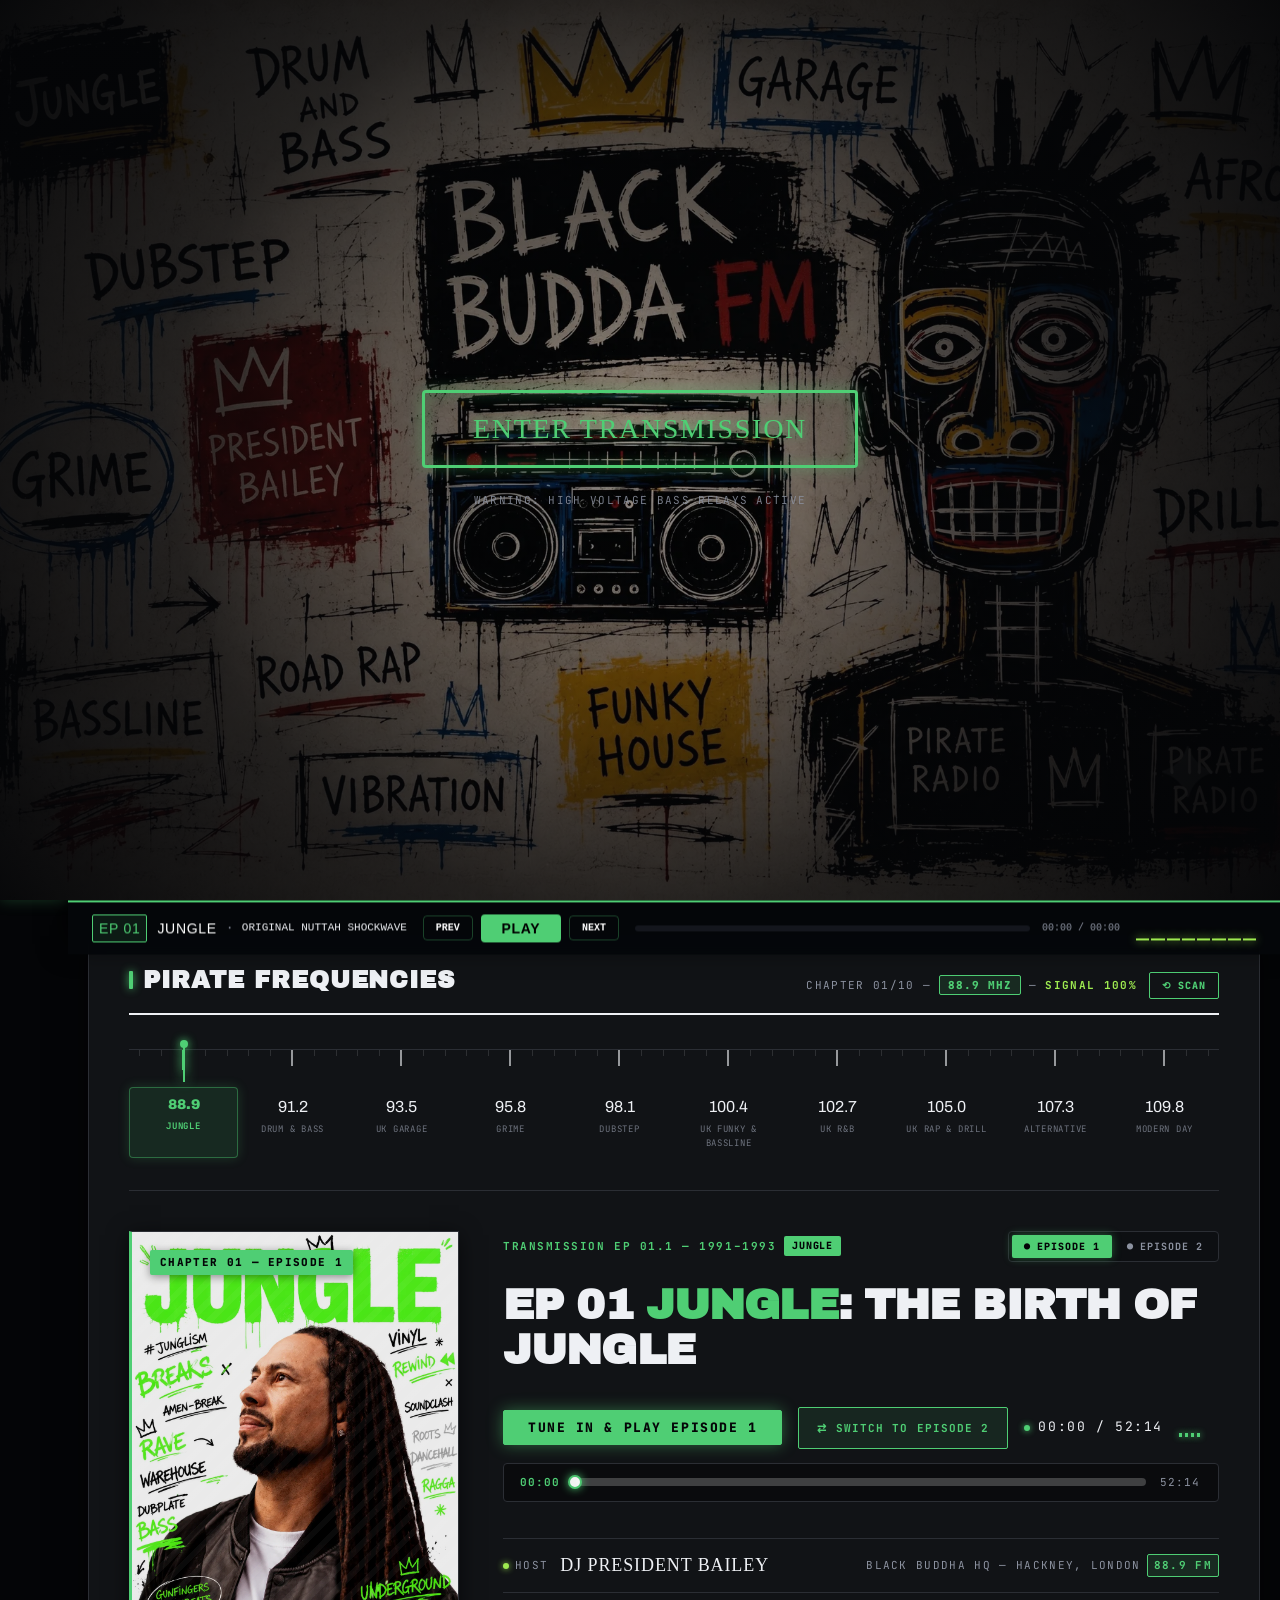
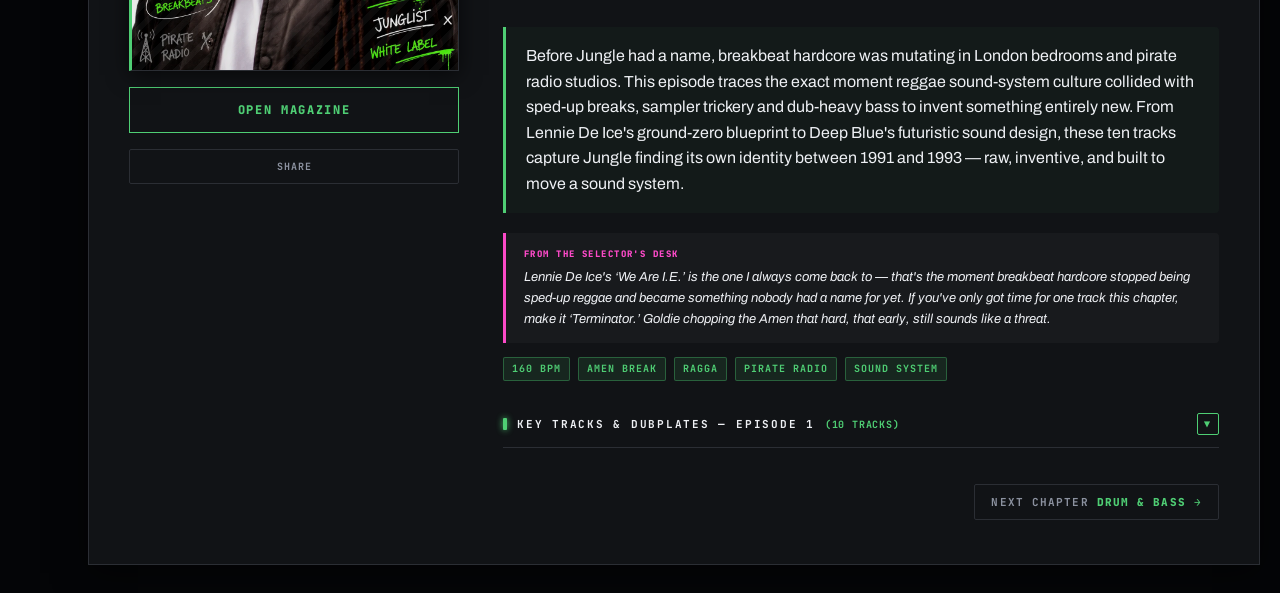
<file: index.html>
<!DOCTYPE html>
<html lang="en">

<head>
  <meta charset="utf-8">
  <meta name="viewport" content="width=device-width, initial-scale=1.0">
  <meta name="view-transition" content="same-origin">
  <title>BLACK BUDDHA FM | Bass Culture. Black Britain.</title>

  <!-- Primary SEO Meta Tags -->
  <meta name="description"
    content="Black Buddha FM is a pirate radio archive preserving and documenting Black British music culture from Jungle and Drum & Bass to UK Garage, Grime, Dubstep, and beyond.">
  <meta name="keywords"
    content="pirate radio, black british music, bass culture, jungle, drum and bass, uk garage, grime, dubstep, uk drill, afroswing">
  <link rel="canonical" href="https://blackbuddhafm.com/">

  <!-- Open Graph / Facebook -->
  <meta property="og:type" content="website">
  <meta property="og:url" content="https://blackbuddhafm.com/">
  <meta property="og:title" content="BLACK BUDDHA FM | Bass Culture. Black Britain.">
  <meta property="og:description"
    content="A pirate radio archive documenting the sounds, stories and movements that shaped Black British music culture.">
  <meta property="og:image" content="https://blackbuddhafm.com/images/logo.webp">

  <!-- Twitter -->
  <meta property="twitter:card" content="summary_large_image">
  <meta property="twitter:url" content="https://blackbuddhafm.com/">
  <meta property="twitter:title" content="BLACK BUDDHA FM | Bass Culture. Black Britain.">
  <meta property="twitter:description"
    content="A pirate radio archive documenting the sounds, stories and movements that shaped Black British music culture.">
  <meta property="twitter:image" content="https://blackbuddhafm.com/images/logo.webp">

  <!-- Crisp Vector SVG Favicon -->
  <link rel="icon" type="image/svg+xml"
    href="data:image/svg+xml,<svg xmlns=%22http://www.w3.org/2000/svg%22 viewBox=%220 0 100 100%22><circle cx=%2250%22 cy=%2250%22 r=%2248%22 fill=%22%23000%22 stroke=%22%23ff00ff%22 stroke-width=%224%22/><text x=%2250%25%22 y=%2250%25%22 dominant-baseline=%22middle%22 text-anchor=%22middle%22 font-size=%2250%22 font-family=%22sans-serif%22 font-weight=%22bold%22 fill=%22%2339FF14%22>BB</text></svg>">

  <!-- MusicPlaylist Structured JSON-LD Schema -->
  <script type="application/ld+json">
  {
    "@context": "https://schema.org",
    "@type": "MusicPlaylist",
    "name": "BLACK BUDDHA FM",
    "url": "https://blackbuddhafm.com/",
    "image": "https://blackbuddhafm.com/images/logo.webp",
    "description": "A pirate radio archive documenting the sounds, stories and movements that shaped Black British music culture."
  }
  </script>

  <link rel="preconnect" href="https://fonts.googleapis.com">
  <link rel="preconnect" href="https://fonts.gstatic.com" crossorigin>
  <link rel="preload" as="style"
    href="https://fonts.googleapis.com/css2?family=Archivo+Black&family=Archivo:ital,wght@0,400;0,500;0,600;0,700;1,400;1,600&family=JetBrains+Mono:ital,wght@0,400;0,500;0,700;1,400&family=Permanent+Marker&display=swap"
    onload="this.onload=null;this.rel='stylesheet'">
  <noscript>
    <link
      href="https://fonts.googleapis.com/css2?family=Archivo+Black&family=Archivo:ital,wght@0,400;0,500;0,600;0,700;1,400;1,600&family=JetBrains+Mono:ital,wght@0,400;0,500;0,700;1,400&family=Permanent+Marker&display=swap"
      rel="stylesheet">
  </noscript>

  <link rel="stylesheet" href="critical.css?v=1.8">
  <link rel="preload" href="styles.css?v=2.9" as="style" onload="this.onload=null;this.rel='stylesheet'">
  <noscript>
    <link rel="stylesheet" href="styles.css?v=2.9">
  </noscript>

  <!-- Analytics scaffold — no account wired up yet.
       Swap in your real domain once you set one up (Plausible shown
       here as a privacy-friendly, no-cookie-banner default; drop in
       GA4 or GoatCounter instead if you prefer). -->
  <!-- <script defer data-domain="blackbuddhafm.com" src="https://plausible.io/js/script.js"></script> -->
</head>

<body class="theme-ep01 splash-active theme-ep01">
  <div class="crt"></div>

  <!-- SPLASH SCREEN OVERLAY -->
  <div id="splash-screen" class="splash-screen">
    <div class="splash-overlay"></div>
    <div class="splash-content">
      <button class="splash-btn" id="splash-enter-btn" aria-label="Enter Broadcast Transmission">
        <span class="btn-cap">ENTER TRANSMISSION</span>
      </button>
      <p class="splash-sub">WARNING: HIGH VOLTAGE BASS RELAYS ACTIVE</p>
    </div>
  </div>

  <script>
    function enterStation() {
      const splash = document.getElementById('splash-screen');
      if (!splash) return;

      splash.classList.add('fade-out');
      document.body.classList.remove('splash-active');

      // Try to initialize and play radio
      if (typeof window.playPart === 'function') {
        window.playPart(window.currentPart || 1);
        if (window.audioCtx && window.staticGain) {
          try {
            const t = window.audioCtx.currentTime;
            window.staticGain.gain.setValueAtTime(0.4, t);
            window.staticGain.gain.exponentialRampToValueAtTime(0.01, t + 0.5);
          } catch (e) {
            console.warn(e);
          }
        }
      } else {
        // Flag to play when player.js loads
        window.shouldAutoPlayOnLoad = true;
      }

      setTimeout(() => {
        splash.remove();
      }, 800);
    }

    document.getElementById('splash-enter-btn').addEventListener('click', enterStation);
  </script>

    <!-- SIDE-RAIL: Tactical Sonar Radar & Vertical Transit Line -->
  <aside class="side-rail sonar-side-rail" id="side-rail" aria-label="Tactical Sonar Radar Side Rail">
    <!-- Option 01: Split-Tone Cassette Spine Block Logo -->
    <div class="sonar-rail-header" onclick="selectStation(0)" title="Black Buddha FM — Home">
      <div class="logo-split-badge sonar-rail-logo">
        <span class="split-top">BB</span>
        <span class="split-bot">FM</span>
      </div>
      <div class="sonar-rail-lamp" title="On air transmission"></div>
    </div>

    <!-- Oblong Tactical Radar Scope -->
    <div class="sonar-radar-wrap">
      <div class="sonar-radar-disc" id="sonar-radar-disc" title="Tactical Sonar Radar — Click beacons to tune">
        <div class="sonar-ring r1"></div>
        <div class="sonar-ring r2"></div>
        <div class="sonar-ring r3"></div>
        <div class="sonar-ring r4"></div>
        <div class="sonar-cross-h"></div>
        <div class="sonar-cross-v"></div>
        <div class="sonar-radar-sweep"></div>
        <!-- 10 Plotted Transmitter Beacons injected by JS -->
        <div id="sonar-beacons-container"></div>
      </div>

      <!-- Original Idea: Vertical Transit Line (BMV V4) -->
      <div class="v4-line-wrap" id="v4LineWrap" title="Vertical Transit Line — Click stop to tune">
        <div class="v4-line"></div>
        <div class="v4-line-fill" id="v4LineFill"></div>
        <div class="v4-stops" id="v4Stops"></div>
      </div>

      <!-- Real-Time Telemetry & Coordinates -->
      <div class="sonar-rail-telemetry">
        <span class="sonar-rail-coord" id="sonar-coord-text">51.54°N / E8</span>
        <span class="sonar-rail-freq" id="sonar-freq-text">88.9 MHZ</span>
      </div>
    </div>

    <!-- Theme Toggle Switch Button -->
    <button class="ticker-util-btn sonar-rail-util-btn sonar-rail-toggle-btn" id="theme-toggle-btn" aria-pressed="false" title="Switch to light mode" aria-label="Toggle light and dark theme mode">
      <span class="sonar-toggle-track">
        <span class="sonar-toggle-thumb">
          <span class="sonar-toggle-icon" id="sonar-toggle-icon">☾</span>
        </span>
      </span>
      <span class="sonar-toggle-label" id="sonar-toggle-label">DARK</span>
    </button>
  </aside>

  <main>
        <!-- HERO SECTION -->
    <section class="hero" id="hero">
      <div class="hero-left">
        <p class="hero-tagline">Preserving Black British Music Culture</p>
        <h1 class="hero-title">BLACK<br><em>BUDDHA</em><br>FM</h1>
        <p class="hero-desc">A living archive documenting the sounds, stories and movements that shaped Black British music culture.</p>
        <a class="btn-primary" id="hero-play-btn" href="#console-card" style="width: fit-content; text-decoration: none; cursor: pointer;">
          <svg width="14" height="14" viewBox="0 0 24 24" fill="currentColor">
            <path d="M8 5v14l11-7z" />
          </svg>
          LISTEN NOW
        </a>
        <span class="hero-live-badge">LIVE FROM LONDON</span>
      </div>
    </section>

    <!-- ════════════════════════════════════════════════════════════════════════
         BLACK BUDDHA FM DUAL-EPISODE CONSOLE DECK
         ════════════════════════════════════════════════════════════════════════ -->
    <div class="main-container">
      <div class="console-card" id="console-card">
        <section class="tuner-top">
        <div class="tuner-top-header">
          <div class="tuner-title-block">
            <span class="tuner-accent-bar"></span>
            <h2 class="tuner-title">PIRATE FREQUENCIES</h2>
          </div>
          <div class="tuner-header-right">
            <div class="tuner-meta-right" id="tuner-meta-right">
              <span>CHAPTER <span id="meta-ep-num">01/10</span> — <span id="meta-freq" class="meta-freq-accent">88.9 MHZ</span> — <span class="meta-signal-badge">SIGNAL 100%</span></span>
            </div>
            <button class="btn-scan" id="btn-scan" title="Scan to a random chapter">⟲ SCAN</button>
          </div>
        </div>

        <!-- Ruler Dial with Needle -->
        <div class="dial-container" id="dial-container" role="slider" tabindex="0" aria-label="Tune to a genre frequency — drag freely or use arrow keys" aria-valuemin="1" aria-valuemax="10" aria-valuenow="1">
          <div class="dial-ruler-line">
            <div class="dial-ticks" id="dial-ticks">
              <!-- Generated dynamically in JS -->
            </div>
            <div class="dial-needle" id="dial-needle" style="left: 45%;"></div>
          </div>

          <!-- Station Nodes Row -->
          <div class="dial-stations-row" id="dial-stations-row">
            <!-- Generated from STATIONS data -->
          </div>
        </div>

        <div class="tuner-divider"></div>
        </section>
        <section class="transmission-grid">
        <!-- LEFT: MAGAZINE COVER PLATE -->
        <div class="mag-column">
          <div class="mag-cover-card" id="mag-cover-card">
            <div class="mag-stripes-bg"></div>
            <img src="images/Jungle Magazine.webp" alt="Jungle chapter magazine cover — Chapter 01, Episode 1" class="mag-real-img" id="mag-real-img" width="900" height="1200"/>
            
            <div class="mag-issue-badge" id="mag-issue-badge">CHAPTER 01 — EPISODE 1</div>
            </div>

          <button class="btn-open-mag" id="btn-open-mag">
            OPEN MAGAZINE
          </button>

          <div class="mag-secondary-actions">
            <button class="btn-secondary-action" id="btn-share-chapter">SHARE</button>
          </div>
        </div>

        <!-- RIGHT: TRANSMISSION DETAILS & DECK -->
        <div class="tx-column">
          <div class="tx-top-meta">
            <div class="tx-chapter-tag" id="tx-chapter-tag">
              <span id="tx-chapter-text">TRANSMISSION EP 01.1 — 1991–1993</span>
              <span class="tx-genre-pill" id="tx-genre-pill">JUNGLE</span>
            </div>

            <!-- DUAL EPISODE PART SELECTOR BUTTONS -->
            <div class="episode-part-switcher" role="group" aria-label="Episode Switcher for current frequency">
              <button class="part-btn active" id="btn-part-1">
                <span>●</span> EPISODE 1
              </button>
              <button class="part-btn" id="btn-part-2">
                <span>●</span> EPISODE 2
              </button>
            </div>
          </div>

          <h2 class="tx-title" id="tx-title">EP 01 <span class="title-genre-highlight" id="title-genre-highlight">JUNGLE</span>: THE BIRTH OF JUNGLE</h2>

          <!-- Play deck actions -->
          <div class="tx-actions-row">
            <div class="player-controls-line">
              <button class="btn-tune-play" id="btn-tune-play">
                <span id="play-text">TUNE IN & PLAY EPISODE 1</span>
              </button>

              <!-- Switch Episode Toggle Button -->
              <button class="btn-switch-episode" id="btn-switch-episode" title="Switch to Episode 2 on this frequency">
                <span id="switch-btn-icon">⇄</span>
                <span id="switch-btn-text">SWITCH TO EPISODE 2</span>
              </button>

              <div class="tx-timecode" id="tx-timecode">
                <span class="timecode-live-dot"></span>
                <span id="timecode-display">00:00 / 52:14</span>
              </div>

              <div class="mini-wave" id="mini-wave">
                <div class="mini-wave-bar"></div>
                <div class="mini-wave-bar"></div>
                <div class="mini-wave-bar"></div>
                <div class="mini-wave-bar"></div>
              </div>
            </div>

            <!-- Interactive Player Scrubber Bar -->
            <div class="tx-scrubber-wrapper" id="tx-scrubber-wrapper">
              <span class="scrub-time-current" id="scrub-time-current">00:00</span>
              <div class="scrubber-track" id="scrubber-track">
                <div class="scrubber-buffered" id="scrubber-buffered" style="width: 100%;"></div>
                <div class="scrubber-progress" id="scrubber-progress" style="width: 0%;">
                  <div class="scrubber-thumb" id="scrubber-thumb"></div>
                </div>
              </div>
              <span class="scrub-time-total" id="scrub-time-total">52:14</span>
            </div>
          </div>

          <!-- HOST & LOCATION ROW -->
          <div class="tx-host-row">
            <div class="host-left">
              <span class="host-dot"></span>
              <span>HOST</span>
              <span class="host-name-tag" id="tx-host-name">DJ PRESIDENT BAILEY</span>
            </div>
            <div id="tx-location-tag" style="display:flex; align-items:center; flex-wrap: wrap; row-gap: 4px;">
              <span>BLACK BUDDHA HQ — HACKNEY, LONDON</span>
              <span class="host-tech-badge" id="host-tech-badge">88.9 FM</span>
            </div>
          </div>

          <!-- Chapter editorial description -->
          <div class="tx-desc-wrapper" id="tx-desc-wrapper">
            <p id="tx-desc-box">Before Jungle had a name, breakbeat hardcore was mutating in London bedrooms and pirate radio studios. This episode traces the exact moment reggae sound-system culture collided with sped-up breaks, sampler trickery and dub-heavy bass to invent something entirely new. From Lennie De Ice's ground-zero blueprint to Deep Blue's futuristic sound design, these ten tracks capture Jungle finding its own identity between 1991 and 1993 — raw, inventive, and built to move a sound system.</p>
          </div>

          <!-- SELECTOR'S DESK — hidden unless a chapter has a selectorNote in its data -->
          <div class="selector-desk" id="selector-desk-wrapper" style="display:none;">
            <div class="selector-desk-label">FROM THE SELECTOR'S DESK</div>
            <p class="selector-desk-text" id="selector-desk-text"></p>
          </div>

          <!-- Micro Chips Row -->
          <div class="tx-chips-row" id="tx-chips-row">
            <span class="tx-chip">160 BPM</span>
            <span class="tx-chip">AMEN BREAK</span>
            <span class="tx-chip">RAGGA</span>
            <span class="tx-chip">PIRATE RADIO</span>
            <span class="tx-chip">SOUND SYSTEM</span>
          </div>

          <!-- KEY TRACKS & DUBPLATES DROPDOWN BUTTON -->
          <div class="tracks-section">
            <button class="tracks-dropdown-toggle" id="tracks-dropdown-toggle" aria-expanded="false" aria-label="Toggle Key Tracks and Dubplates list">
              <div class="toggle-left">
                <span class="tracks-tag-pill"></span>
                <span id="tracks-heading-text">KEY TRACKS & DUBPLATES — EPISODE 1</span>
                <span class="toggle-count-badge" id="toggle-count-badge">(10 TRACKS)</span>
              </div>
              <span class="toggle-chevron" id="toggle-chevron">▼</span>
            </button>

            <!-- Collapsible Track List Container -->
            <div class="tracks-collapsible-wrapper collapsed" id="tracks-collapsible-wrapper">
              <ul class="tracks-list-container" id="tracks-list-container">
                <li class="track-row-item">
                  <div class="track-left-meta">
                    <span class="track-row-num">01</span>
                    <span class="track-row-title">Lennie De Ice — We Are I.E. (1991)</span>
                  </div>
                  <span class="track-chip-badge">REEL 2 REEL</span>
                </li>
                <li class="track-row-item">
                  <div class="track-left-meta">
                    <span class="track-row-num">02</span>
                    <span class="track-row-title">A Guy Called Gerald — 28 Gun Bad Boy (1992)</span>
                  </div>
                  <span class="track-chip-badge">JUICE BOX</span>
                </li>
                <li class="track-row-item">
                  <div class="track-left-meta">
                    <span class="track-row-num">03</span>
                    <span class="track-row-title">SL2 — On a Ragga Tip (1992)</span>
                  </div>
                  <span class="track-chip-badge">XL RECORDINGS</span>
                </li>
                <li class="track-row-item">
                  <div class="track-left-meta">
                    <span class="track-row-num">04</span>
                    <span class="track-row-title">Rufige Kru (Goldie) — Terminator (1992)</span>
                  </div>
                  <span class="track-chip-badge">REINFORCED</span>
                </li>
                <li class="track-row-item">
                  <div class="track-left-meta">
                    <span class="track-row-num">05</span>
                    <span class="track-row-title">LTJ Bukem — Demon's Theme (1992)</span>
                  </div>
                  <span class="track-chip-badge">GOOD LOOKING</span>
                </li>
                <li class="track-row-item">
                  <div class="track-left-meta">
                    <span class="track-row-num">06</span>
                    <span class="track-row-title">Origin Unknown — Valley of the Shadows (1993)</span>
                  </div>
                  <span class="track-chip-badge">RAM RECORDS</span>
                </li>
                <li class="track-row-item">
                  <div class="track-left-meta">
                    <span class="track-row-num">07</span>
                    <span class="track-row-title">Hyper-On Experience (Foul Play Remix) — Lord of the Null Lines (1993)</span>
                  </div>
                  <span class="track-chip-badge">MOVING SHADOW</span>
                </li>
                <li class="track-row-item">
                  <div class="track-left-meta">
                    <span class="track-row-num">08</span>
                    <span class="track-row-title">Omni Trio (Foul Play Remix) — Renegade Snares (1993)</span>
                  </div>
                  <span class="track-chip-badge">MOVING SHADOW</span>
                </li>
                <li class="track-row-item">
                  <div class="track-left-meta">
                    <span class="track-row-num">09</span>
                    <span class="track-row-title">Krome & Time — The Slammer (1993)</span>
                  </div>
                  <span class="track-chip-badge">SUBURBAN BASE</span>
                </li>
                <li class="track-row-item">
                  <div class="track-left-meta">
                    <span class="track-row-num">10</span>
                    <span class="track-row-title">Deep Blue — The Helicopter Tune (1993)</span>
                  </div>
                  <span class="track-chip-badge">MOVING SHADOW</span>
                </li>
              </ul>
            </div>
          </div>

          <div class="next-chapter-row" id="next-chapter-row">
            <button class="btn-next-chapter" id="btn-next-chapter">
              <span>NEXT CHAPTER</span>
              <span id="next-chapter-label" class="next-chapter-label">DRUM &amp; BASS →</span>
            </button>
          </div>
        </div>
        </section>
      </div>
    </div>

  </main>

  <!-- Hidden mount referenced by inline script for signal badge text updates -->
  <div style="display: none;">
    <div id="signal-badge-text"></div>
  </div>

  <!-- MAGAZINE BOOKLET MODAL (Interactive reader) -->
  <div class="magazine-modal-overlay" id="magazine-modal" role="dialog" aria-modal="true" aria-label="Magazine Archive Booklet" style="display: none;">
    <div class="magazine-modal-content">
      <button class="magazine-close-btn" id="magazine-close-btn" aria-label="Close magazine reader">CLOSE ARCHIVE [ESC]</button>
      <div class="booklet-scroll-container">
        <div class="booklet-container" id="booklet-container">
          <!-- Dynamically populated 2-page spreads by magazine.js -->
        </div>
      </div>
      <div class="booklet-nav-controls" style="display: flex; justify-content: space-between; align-items: center; margin-top: 16px;">
        <button class="btn-tab" id="booklet-prev-btn" style="background: #111; border: 1px solid #333; color: #fff; padding: 6px 16px; cursor: pointer;">&larr; PREVIOUS</button>
        <span class="booklet-page-indicator" id="booklet-page-indicator" style="font-family: monospace; font-size: 11px; color: var(--theme-primary); font-weight: bold;">PAGE 1 / 4</span>
        <button class="btn-tab" id="booklet-next-btn" style="background: #111; border: 1px solid #333; color: #fff; padding: 6px 16px; cursor: pointer;">NEXT &rarr;</button>
      </div>
    </div>
  </div>

  <script src="magazine.js" defer></script>
  <script src="stations-data.js"></script>
  <script src="app.js"></script>

  <!-- PERSISTENT MINI-PLAYER -->
  <div class="persistent-mini-player" id="persistent-player" aria-label="Persistent Mini Player">
    <div class="mini-player-inner">
      <div class="mini-info">
        <span class="mini-ep" id="mini-player-ep">EP
          01</span>
        <span class="mini-genre" id="mini-player-genre">JUNGLE</span>
        <span class="mini-title-sep">·</span>
        <span class="mini-title" id="mini-player-title">Original
          Nuttah Shockwave</span>
      </div>

      <div class="mini-controls">
        <button class="mini-control-btn" id="mini-btn-prev" aria-label="Previous Episode" title="Previous Episode">PREV</button>
        <button class="mini-control-btn mini-play-btn" id="mini-btn-play-pause" aria-label="Play/Pause"
          title="Play/Pause">PLAY</button>
        <button class="mini-control-btn" id="mini-btn-next" aria-label="Next Episode" title="Next Episode">NEXT</button>
      </div>

      <div class="mini-progress-block">
        <div class="mini-progress-track" id="mini-progress-track" aria-label="Audio progress tracker">
          <div class="mini-progress-fill" id="mini-progress-fill">
          </div>
        </div>
        <span class="mini-timer" id="mini-player-timer">00:00
          / 00:00</span>
      </div>

      <div class="mini-waveform-wrap">
        <div class="waveform mini-waveform" id="mini-wave-persistent">
          <div class="wave-bar"></div>
          <div class="wave-bar"></div>
          <div class="wave-bar"></div>
          <div class="wave-bar"></div>
          <div class="wave-bar"></div>
          <div class="wave-bar"></div>
          <div class="wave-bar"></div>
          <div class="wave-bar"></div>
        </div>
      </div>
    </div>
  </div>


  <!-- Accessibility Live Announcer -->
  <div id="a11y-announcer" class="sr-only" aria-live="polite"
    style="position: absolute; width: 1px; height: 1px; padding: 0; margin: -1px; overflow: hidden; clip: rect(0, 0, 0, 0); border: 0;">
  </div>

<audio id="main-audio" preload="metadata" style="display:none;"></audio>
</body>

</html>
</file>
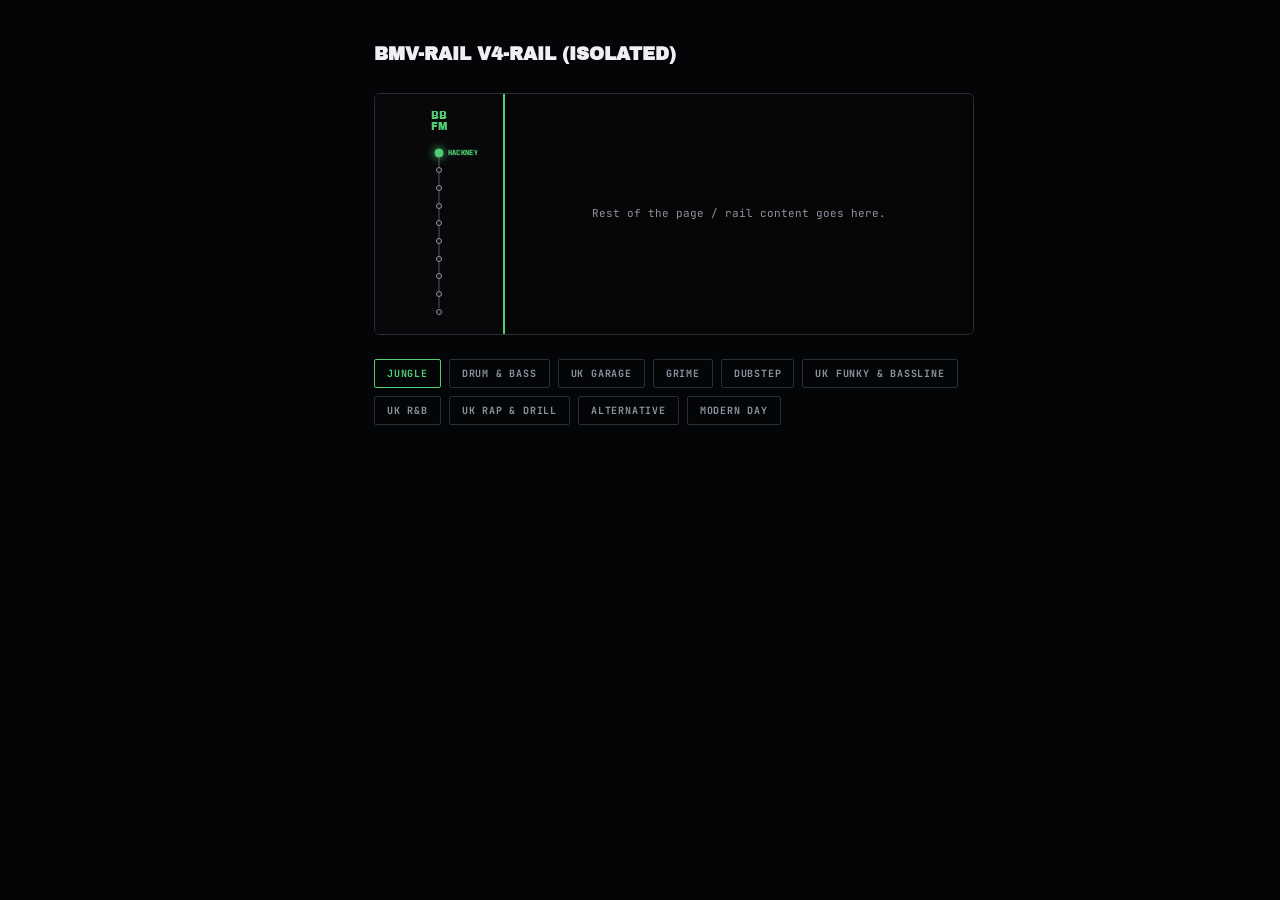
<file: test/bmv-rail-v4/index.html>
<!DOCTYPE html>
<html lang="en">

<head>
  <meta charset="utf-8">
  <meta name="viewport" content="width=device-width, initial-scale=1.0">
  <title>bmv-rail v4-rail — isolated component</title>

  <link rel="preconnect" href="https://fonts.googleapis.com">
  <link rel="preconnect" href="https://fonts.gstatic.com" crossorigin>
  <link
    href="https://fonts.googleapis.com/css2?family=Archivo+Black&family=Archivo:ital,wght@0,400;0,500;0,600;0,700;1,400;1,600&family=JetBrains+Mono:ital,wght@0,400;0,500;0,700;1,400&display=swap"
    rel="stylesheet">

  <!-- Site tokens (--theme-primary, --line, --muted, --surface, fonts, theme-epNN classes) -->
  <link rel="stylesheet" href="../../critical.css?v=1.8">
  <link rel="stylesheet" href="../../styles.css?v=2.9">

  <!-- The component itself -->
  <link rel="stylesheet" href="rail.css">

  <style>
    /* Demo-page-only chrome, not part of the component */
    body { background: var(--ink, #040507); margin: 0; }
    .demo-wrap { max-width: 640px; margin: 0 auto; padding: 40px 20px; font-family: var(--font-text, 'Archivo', sans-serif); color: var(--silver, #EEF0F4); }
    h1 { font-family: var(--font-display, 'Archivo Black', sans-serif); font-size: 18px; text-transform: uppercase; margin-bottom: 24px; }
    .demo-frame { border: 1px solid var(--line, #2B2E34); border-radius: 6px; overflow: hidden; background: #000; margin-bottom: 24px; }
    .demo-inner { display: flex; height: 240px; background: #060606; }
    .demo-content { flex: 1; display: flex; align-items: center; justify-content: center; font-family: var(--font-mono); font-size: 11px; color: var(--muted); text-align: center; padding: 20px; }
    .demo-switcher { display: flex; flex-wrap: wrap; gap: 8px; }
    .demo-btn {
      background: transparent; border: 1px solid var(--line, #2B2E34); color: var(--muted, #8C92A0);
      font-family: var(--font-mono, monospace); font-size: 10px; font-weight: 700; letter-spacing: 0.08em;
      padding: 7px 12px; border-radius: 2px; cursor: pointer; text-transform: uppercase;
    }
    .demo-btn:hover, .demo-btn.active { border-color: var(--theme-primary); color: var(--theme-primary); }
  </style>
</head>

<body class="theme-ep01">
  <div class="demo-wrap">
    <h1>bmv-rail v4-rail (isolated)</h1>

    <div class="demo-frame">
      <div class="demo-inner">
        <!-- ═══ the component ═══ -->
        <div class="bmv-rail v4-rail">
          <div class="bmv-rail-logo">BB<br>FM</div>
          <div class="v4-line-wrap">
            <div class="v4-line"></div>
            <div class="v4-line-fill" id="v4LineFill"></div>
            <div class="v4-stops" id="v4Stops"></div>
          </div>
        </div>
        <!-- ═══════════════════════ -->
        <div class="demo-content">Rest of the page / rail content goes here.</div>
      </div>
    </div>

    <div class="demo-switcher" id="genre-switcher"></div>
  </div>

  <script src="rail.js"></script>
  <script>
    const GENRES = ['JUNGLE', 'DRUM & BASS', 'UK GARAGE', 'GRIME', 'DUBSTEP', 'UK FUNKY & BASSLINE', 'UK R&B', 'UK RAP & DRILL', 'ALTERNATIVE', 'MODERN DAY'];
    const LOCATIONS = ['Hackney, London', 'Bristol', 'Romford, Essex', 'Bow, East London', 'Croydon', 'Sheffield, Yorkshire', 'Peckham, South London', 'Brixton, South London', 'London (West End)', 'Stratford, East London'];

    let currentIdx = 0;

    function applyGenre(i) {
      currentIdx = i;
      const epNum = String(i + 1).padStart(2, '0');
      document.body.className = document.body.className.replace(/theme-ep\d\d/, '') + ` theme-ep${epNum}`;
      document.querySelectorAll('#genre-switcher .demo-btn').forEach((b, bi) => b.classList.toggle('active', bi === i));
      BMVRailV4.update(currentIdx);
    }

    const switcher = document.getElementById('genre-switcher');
    GENRES.forEach((genre, i) => {
      const btn = document.createElement('button');
      btn.className = 'demo-btn' + (i === 0 ? ' active' : '');
      btn.textContent = genre;
      btn.onclick = () => applyGenre(i);
      switcher.appendChild(btn);
    });

    BMVRailV4.init({ genres: GENRES, locations: LOCATIONS, onSelect: applyGenre });
    applyGenre(0);
  </script>
</body>

</html>
</file>
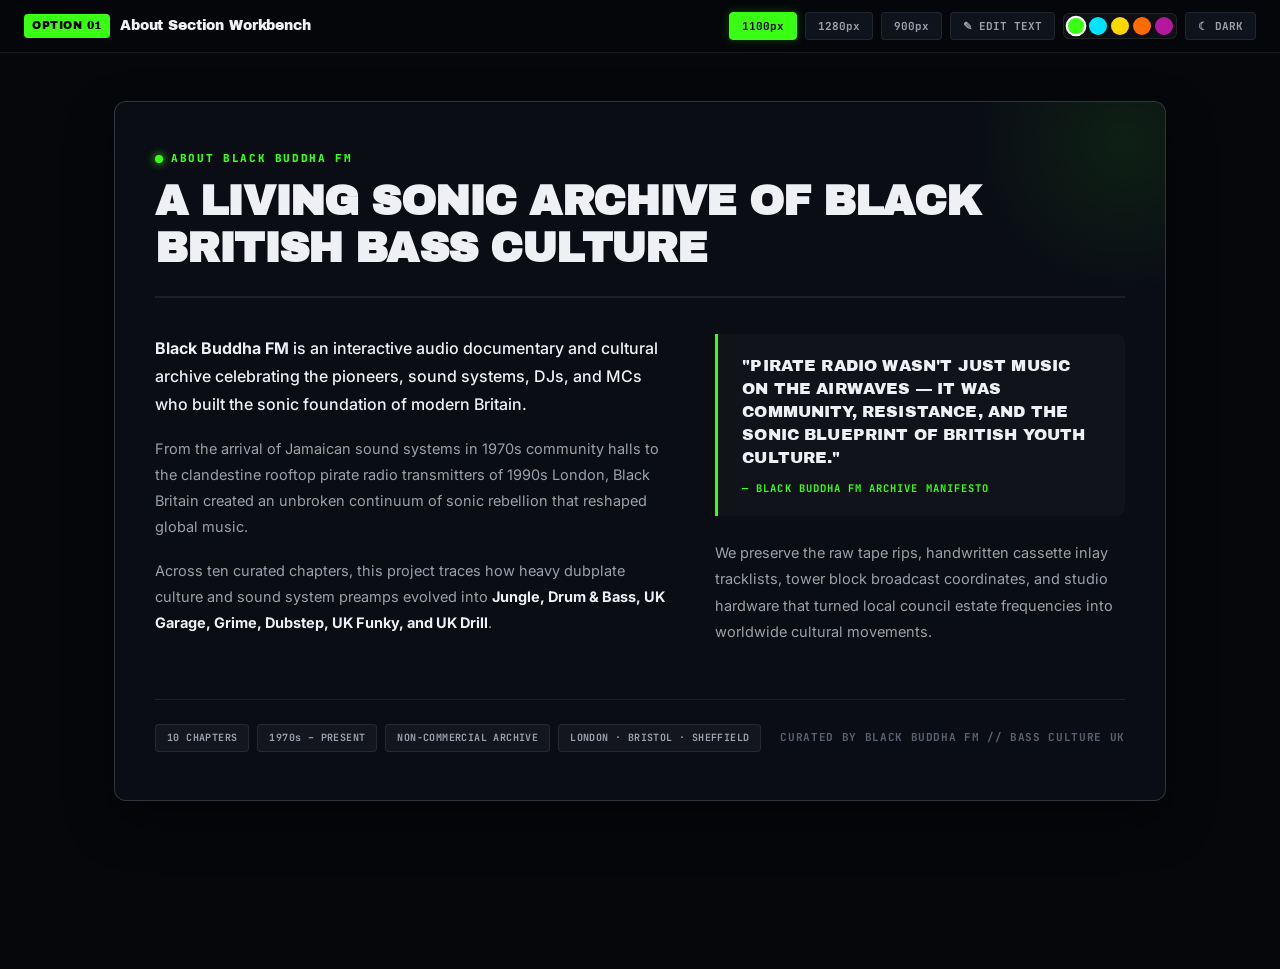
<file: test/about-option-1.html>
<!DOCTYPE html>
<html lang="en" data-theme="dark">
<head>
  <meta charset="UTF-8">
  <meta name="viewport" content="width=device-width, initial-scale=1.0">
  <title>Black Buddha FM — About Section (Option 01 Workbench)</title>
  <link rel="preconnect" href="https://fonts.googleapis.com">
  <link rel="preconnect" href="https://fonts.gstatic.com" crossorigin>
  <link href="https://fonts.googleapis.com/css2?family=Archivo+Black&family=Inter:wght@400;500;600;700;800&family=JetBrains+Mono:wght@400;500;700;800&family=Syne:wght@700;800;900&display=swap" rel="stylesheet">
  <style>
    /* ═══ DESIGN SYSTEM TOKENS ═══ */
    :root {
      --bg: #05070a;
      --bg-surface: #0a0d14;
      --bg-card: #0f131c;
      --bg-card-hover: #141924;
      --border: rgba(255, 255, 255, 0.08);
      --border-strong: rgba(255, 255, 255, 0.16);
      --text: #EEF0F4;
      --text-muted: #9AA0AC;
      --text-dim: #5A6272;
      --font-display: 'Archivo Black', 'Syne', sans-serif;
      --font-sans: 'Inter', system-ui, -apple-system, sans-serif;
      --font-mono: 'JetBrains Mono', monospace;

      /* Genre Palette Active (Default Jungle) */
      --theme-primary: #39FF14;
      --theme-primary-rgb: 57, 255, 20;
      --theme-glow: rgba(57, 255, 20, 0.25);
    }

    [data-theme="light"] {
      --bg: #F2F4F8;
      --bg-surface: #FFFFFF;
      --bg-card: #F8F9FB;
      --bg-card-hover: #E9ECEF;
      --border: rgba(0, 0, 0, 0.1);
      --border-strong: rgba(0, 0, 0, 0.18);
      --text: #0E121A;
      --text-muted: #4B5262;
      --text-dim: #8C94A4;
      --theme-primary: #0A8A00;
      --theme-primary-rgb: 10, 138, 0;
      --theme-glow: rgba(10, 138, 0, 0.2);
    }

    * { box-sizing: border-box; margin: 0; padding: 0; }
    body {
      background: var(--bg);
      color: var(--text);
      font-family: var(--font-sans);
      line-height: 1.6;
      padding-bottom: 120px;
      overflow-x: hidden;
      transition: background-color 0.3s ease, color 0.3s ease;
    }

    /* ═══ WORKBENCH CONTROL TOOLBAR ═══ */
    .workbench-bar {
      position: sticky;
      top: 0;
      z-index: 1000;
      background: rgba(5, 7, 10, 0.94);
      backdrop-filter: blur(16px);
      -webkit-backdrop-filter: blur(16px);
      border-bottom: 1px solid var(--border);
      padding: 12px 24px;
      display: flex;
      align-items: center;
      justify-content: space-between;
      gap: 16px;
      flex-wrap: wrap;
    }
    .workbench-brand {
      display: flex;
      align-items: center;
      gap: 10px;
    }
    .workbench-badge {
      font-family: var(--font-display);
      font-size: 11px;
      background: var(--theme-primary);
      color: #000;
      padding: 3px 8px;
      border-radius: 4px;
      letter-spacing: 0.05em;
    }
    .workbench-title {
      font-family: var(--font-display);
      font-size: 14px;
      letter-spacing: -0.01em;
      color: var(--text);
    }
    .workbench-controls {
      display: flex;
      align-items: center;
      gap: 8px;
      flex-wrap: wrap;
    }
    .wb-btn {
      background: var(--bg-card);
      border: 1px solid var(--border);
      color: var(--text-muted);
      font-family: var(--font-mono);
      font-size: 11px;
      font-weight: 700;
      padding: 6px 12px;
      border-radius: 4px;
      cursor: pointer;
      transition: all 0.2s ease;
      display: inline-flex;
      align-items: center;
      gap: 6px;
      user-select: none;
    }
    .wb-btn:hover {
      border-color: var(--theme-primary);
      color: var(--theme-primary);
    }
    .wb-btn.active {
      background: var(--theme-primary);
      border-color: var(--theme-primary);
      color: #000;
      box-shadow: 0 0 10px var(--theme-glow);
    }

    .genre-pill-group {
      display: flex;
      gap: 4px;
      background: rgba(255, 255, 255, 0.04);
      padding: 3px;
      border-radius: 6px;
      border: 1px solid var(--border);
    }
    .genre-dot-btn {
      width: 18px;
      height: 18px;
      border-radius: 50%;
      border: 2px solid transparent;
      cursor: pointer;
      transition: transform 0.2s ease;
    }
    .genre-dot-btn:hover { transform: scale(1.2); }
    .genre-dot-btn.active { border-color: #fff; transform: scale(1.15); }

    /* ═══ ABOUT SECTION (OPTION 01 COMPONENT) ═══ */
    .about-section-wrapper {
      width: 100%;
      max-width: var(--container-width, 1100px);
      margin: 48px auto;
      padding: 0 24px;
      transition: max-width 0.3s ease;
    }

    .about-card {
      background: var(--bg-surface);
      border: 1px solid var(--border-strong);
      border-radius: 12px;
      padding: 48px 40px;
      box-shadow: 0 20px 48px rgba(0, 0, 0, 0.45);
      position: relative;
      overflow: hidden;
      transition: background-color 0.3s ease, border-color 0.3s ease;
    }

    /* Ambient Background Accent Glow */
    .about-card::before {
      content: '';
      position: absolute;
      top: -120px;
      right: -120px;
      width: 320px;
      height: 320px;
      background: radial-gradient(circle, rgba(var(--theme-primary-rgb), 0.08) 0%, transparent 70%);
      border-radius: 50%;
      pointer-events: none;
      transition: background 0.3s ease;
    }

    /* Header Block */
    .about-header {
      border-bottom: 2px solid var(--border);
      padding-bottom: 24px;
      margin-bottom: 36px;
      position: relative;
    }
    .about-kicker {
      font-family: var(--font-mono);
      font-size: 11px;
      font-weight: 800;
      color: var(--theme-primary);
      letter-spacing: 0.15em;
      text-transform: uppercase;
      margin-bottom: 10px;
      display: flex;
      align-items: center;
      gap: 8px;
    }
    .about-kicker::before {
      content: '';
      width: 8px;
      height: 8px;
      border-radius: 50%;
      background: var(--theme-primary);
      box-shadow: 0 0 8px var(--theme-primary);
    }
    .about-title {
      font-family: var(--font-display);
      font-size: clamp(26px, 3.8vw, 42px);
      text-transform: uppercase;
      letter-spacing: -0.02em;
      line-height: 1.12;
      color: var(--text);
    }

    /* Two-Column Grid */
    .about-grid {
      display: grid;
      grid-template-columns: 1.25fr 1fr;
      gap: 48px;
      align-items: start;
    }
    @media (max-width: 860px) {
      .about-grid { grid-template-columns: 1fr; gap: 28px; }
      .about-card { padding: 32px 24px; }
    }

    .about-lead-p {
      font-size: 16px;
      font-weight: 500;
      color: var(--text);
      line-height: 1.75;
      margin-bottom: 18px;
    }
    .about-body-p {
      font-size: 14.5px;
      color: var(--text-muted);
      line-height: 1.8;
      margin-bottom: 18px;
    }
    .about-body-p strong {
      color: var(--text);
      font-weight: 700;
    }

    /* Pull Quote Box */
    .about-quote-box {
      border-left: 3.5px solid var(--theme-primary);
      padding: 20px 24px;
      background: rgba(255, 255, 255, 0.025);
      border-radius: 0 8px 8px 0;
      margin-bottom: 24px;
      position: relative;
    }
    [data-theme="light"] .about-quote-box {
      background: rgba(0, 0, 0, 0.03);
    }
    .about-quote-text {
      font-family: var(--font-display);
      font-size: 16px;
      color: var(--text);
      line-height: 1.45;
      text-transform: uppercase;
      letter-spacing: 0.01em;
    }
    .about-quote-author {
      font-family: var(--font-mono);
      font-size: 10.5px;
      font-weight: 700;
      color: var(--theme-primary);
      text-transform: uppercase;
      letter-spacing: 0.1em;
      display: block;
      margin-top: 10px;
    }

    /* Footer Metadata Bar */
    .about-footer {
      border-top: 1px solid var(--border);
      padding-top: 24px;
      margin-top: 36px;
      display: flex;
      justify-content: space-between;
      align-items: center;
      flex-wrap: wrap;
      gap: 16px;
    }
    .about-badges-row {
      display: flex;
      gap: 8px;
      flex-wrap: wrap;
    }
    .about-meta-badge {
      font-family: var(--font-mono);
      font-size: 10px;
      font-weight: 700;
      padding: 5px 11px;
      border-radius: 4px;
      background: rgba(255, 255, 255, 0.04);
      border: 1px solid var(--border);
      color: var(--text-muted);
      letter-spacing: 0.04em;
    }
    .about-curator-tag {
      font-family: var(--font-mono);
      font-size: 11px;
      font-weight: 700;
      color: var(--text-dim);
      letter-spacing: 0.06em;
    }

    /* Editable Highlight State */
    [contenteditable="true"] {
      outline: 1.5px dashed var(--theme-primary);
      outline-offset: 4px;
      border-radius: 4px;
    }
  </style>
</head>
<body>

  <!-- WORKBENCH CONTROL BAR -->
  <header class="workbench-bar">
    <div class="workbench-brand">
      <span class="workbench-badge">OPTION 01</span>
      <span class="workbench-title">About Section Workbench</span>
    </div>

    <div class="workbench-controls">
      <!-- Container Width Switcher -->
      <button class="wb-btn active" onclick="setContainerWidth('1100px', this)" id="btn-w1100">1100px</button>
      <button class="wb-btn" onclick="setContainerWidth('1280px', this)">1280px</button>
      <button class="wb-btn" onclick="setContainerWidth('900px', this)">900px</button>

      <!-- Edit Mode Toggle -->
      <button class="wb-btn" onclick="toggleEditMode(this)" id="editToggleBtn">✎ EDIT TEXT</button>

      <!-- Genre Palette Switcher -->
      <div class="genre-pill-group" title="Switch Theme Accent Palette">
        <button class="genre-dot-btn active" style="background: #39FF14;" onclick="setThemePalette('#39FF14', '57, 255, 20')" title="Jungle Green"></button>
        <button class="genre-dot-btn" style="background: #00E5FF;" onclick="setThemePalette('#00E5FF', '0, 229, 255')" title="D&B Cyan"></button>
        <button class="genre-dot-btn" style="background: #FFD700;" onclick="setThemePalette('#FFD700', '255, 215, 0')" title="UKG Gold"></button>
        <button class="genre-dot-btn" style="background: #FF6B00;" onclick="setThemePalette('#FF6B00', '255, 107, 0')" title="Grime Orange"></button>
        <button class="genre-dot-btn" style="background: #B5179E;" onclick="setThemePalette('#B5179E', '181, 23, 158')" title="Dubstep Purple"></button>
      </div>

      <!-- Dark / Light Toggle -->
      <button class="wb-btn" onclick="toggleThemeMode()" id="themeBtn">☾ DARK</button>
    </div>
  </header>

  <!-- ABOUT SECTION (OPTION 01 COMPONENT) -->
  <main class="about-section-wrapper" id="aboutSectionWrapper">
    <section class="about-card" aria-label="About Black Buddha FM">
      
      <!-- Section Header -->
      <div class="about-header">
        <div class="about-kicker" id="aboutKicker">About Black Buddha FM</div>
        <h2 class="about-title" id="aboutTitle">A Living Sonic Archive of Black British Bass Culture</h2>
      </div>

      <!-- Two-Column Editorial Story Grid -->
      <div class="about-grid">
        
        <!-- Left Column: Story & Lineage -->
        <div class="about-col-left">
          <p class="about-lead-p" id="aboutLead">
            <strong>Black Buddha FM</strong> is an interactive audio documentary and cultural archive celebrating the pioneers, sound systems, DJs, and MCs who built the sonic foundation of modern Britain.
          </p>
          <p class="about-body-p">
            From the arrival of Jamaican sound systems in 1970s community halls to the clandestine rooftop pirate radio transmitters of 1990s London, Black Britain created an unbroken continuum of sonic rebellion that reshaped global music.
          </p>
          <p class="about-body-p">
            Across ten curated chapters, this project traces how heavy dubplate culture and sound system preamps evolved into <strong>Jungle, Drum & Bass, UK Garage, Grime, Dubstep, UK Funky, and UK Drill</strong>.
          </p>
        </div>

        <!-- Right Column: Pull Quote & Narrative Context -->
        <div class="about-col-right">
          <blockquote class="about-quote-box">
            <p class="about-quote-text">
              "Pirate radio wasn't just music on the airwaves — it was community, resistance, and the sonic blueprint of British youth culture."
            </p>
            <span class="about-quote-author">— Black Buddha FM Archive Manifesto</span>
          </blockquote>

          <p class="about-body-p">
            We preserve the raw tape rips, handwritten cassette inlay tracklists, tower block broadcast coordinates, and studio hardware that turned local council estate frequencies into worldwide cultural movements.
          </p>
        </div>

      </div>

      <!-- Footer Metadata Bar -->
      <div class="about-footer">
        <div class="about-badges-row">
          <span class="about-meta-badge">10 CHAPTERS</span>
          <span class="about-meta-badge">1970s – PRESENT</span>
          <span class="about-meta-badge">NON-COMMERCIAL ARCHIVE</span>
          <span class="about-meta-badge">LONDON · BRISTOL · SHEFFIELD</span>
        </div>
        <span class="about-curator-tag">CURATED BY BLACK BUDDHA FM // BASS CULTURE UK</span>
      </div>

    </section>
  </main>

  <script>
    // ── Palette Switcher ──
    function setThemePalette(hex, rgb) {
      document.documentElement.style.setProperty('--theme-primary', hex);
      document.documentElement.style.setProperty('--theme-primary-rgb', rgb);
      document.documentElement.style.setProperty('--theme-glow', `rgba(${rgb}, 0.25)`);
      document.querySelectorAll('.genre-dot-btn').forEach(btn => {
        btn.classList.toggle('active', btn.style.background === hex || btn.getAttribute('style').includes(hex));
      });
    }

    // ── Theme Mode Toggle ──
    function toggleThemeMode() {
      const current = document.documentElement.getAttribute('data-theme') || 'dark';
      const next = current === 'dark' ? 'light' : 'dark';
      document.documentElement.setAttribute('data-theme', next);
      const btn = document.getElementById('themeBtn');
      if (btn) btn.textContent = next === 'dark' ? '☾ DARK' : '☀ LIGHT';
    }

    // ── Container Width Switcher ──
    function setContainerWidth(width, btnEl) {
      document.getElementById('aboutSectionWrapper').style.setProperty('--container-width', width);
      document.querySelectorAll('.wb-btn').forEach(b => {
        if (b.textContent.includes('px')) b.classList.remove('active');
      });
      if (btnEl) btnEl.classList.add('active');
    }

    // ── Live Editable Content Toggle ──
    let isEditing = false;
    function toggleEditMode(btn) {
      isEditing = !isEditing;
      const editableElements = document.querySelectorAll('.about-title, .about-lead-p, .about-body-p, .about-quote-text, .about-quote-author');
      editableElements.forEach(el => {
        el.setAttribute('contenteditable', isEditing ? 'true' : 'false');
      });
      btn.classList.toggle('active', isEditing);
      btn.textContent = isEditing ? '✓ EDITING ACTIVE' : '✎ EDIT TEXT';
    }
  </script>
</body>
</html>
</file>
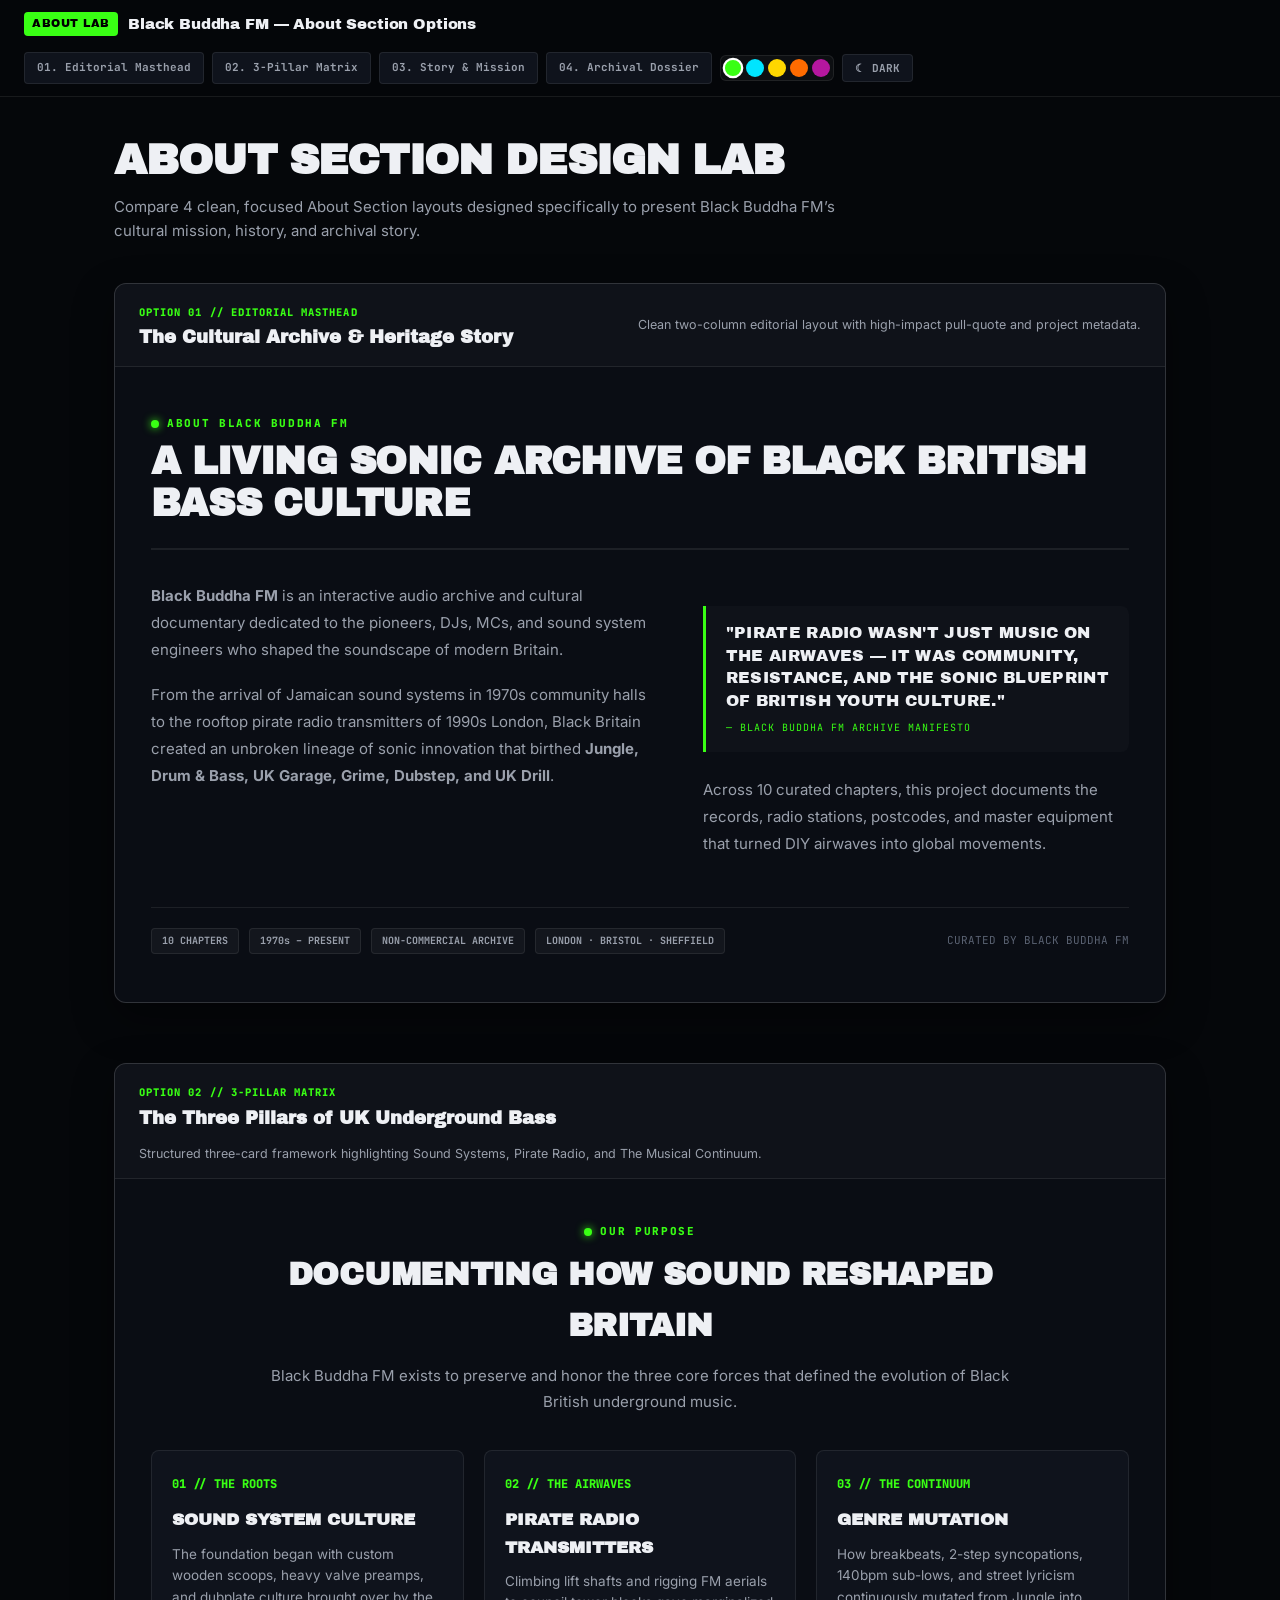
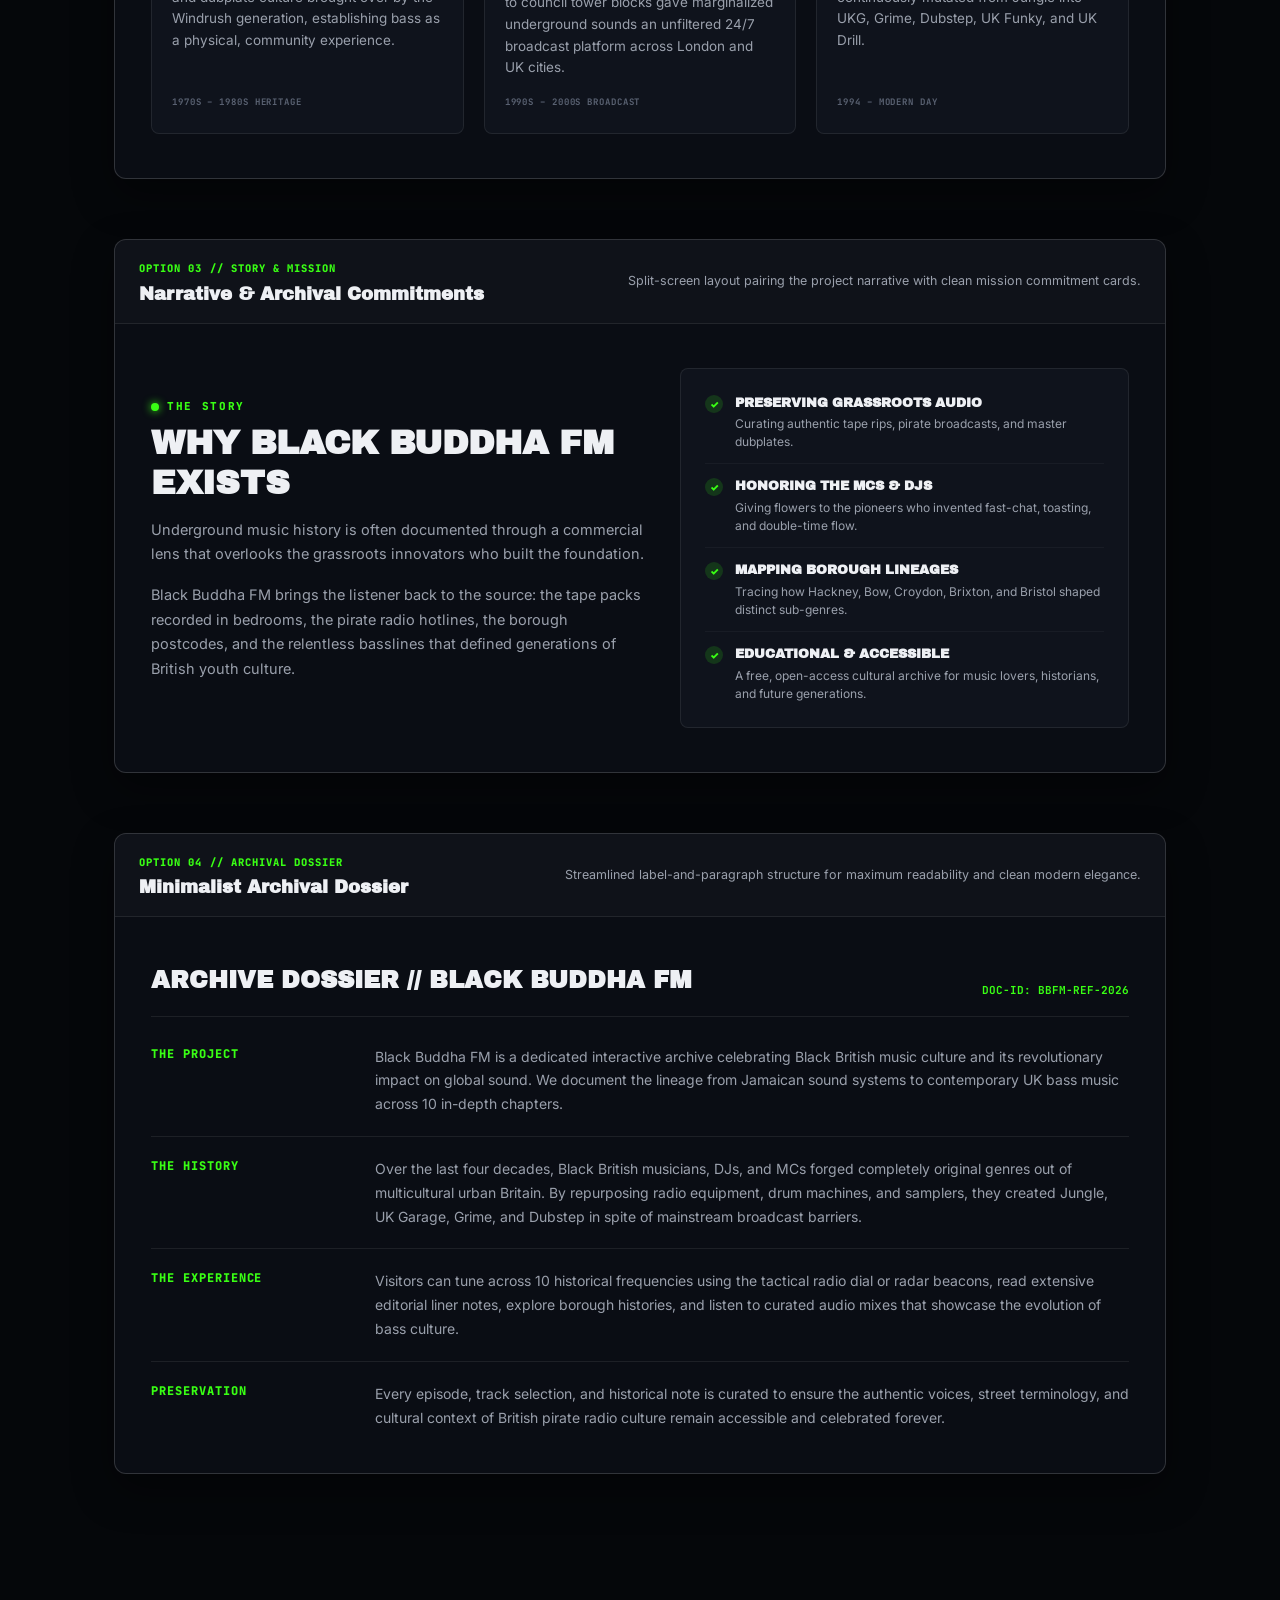
<file: test/about-section-lab.html>
<!DOCTYPE html>
<html lang="en" data-theme="dark">
<head>
  <meta charset="UTF-8">
  <meta name="viewport" content="width=device-width, initial-scale=1.0">
  <title>Black Buddha FM — About Section Design Lab</title>
  <link rel="preconnect" href="https://fonts.googleapis.com">
  <link rel="preconnect" href="https://fonts.gstatic.com" crossorigin>
  <link href="https://fonts.googleapis.com/css2?family=Archivo+Black&family=Inter:wght@400;500;600;700;800&family=JetBrains+Mono:wght@400;500;700;800&family=Syne:wght@700;800;900&display=swap" rel="stylesheet">
  <style>
    /* ═══ DESIGN SYSTEM TOKENS ═══ */
    :root {
      --bg: #05070a;
      --bg-surface: #0a0d14;
      --bg-card: #0f131c;
      --bg-card-hover: #141924;
      --border: rgba(255, 255, 255, 0.08);
      --border-strong: rgba(255, 255, 255, 0.16);
      --text: #EEF0F4;
      --text-muted: #9AA0AC;
      --text-dim: #5A6272;
      --font-display: 'Archivo Black', 'Syne', sans-serif;
      --font-sans: 'Inter', system-ui, -apple-system, sans-serif;
      --font-mono: 'JetBrains Mono', monospace;

      /* Genre Palette Active (Default Jungle) */
      --theme-primary: #39FF14;
      --theme-primary-rgb: 57, 255, 20;
      --theme-glow: rgba(57, 255, 20, 0.25);
    }

    [data-theme="light"] {
      --bg: #F2F4F8;
      --bg-surface: #FFFFFF;
      --bg-card: #F8F9FB;
      --bg-card-hover: #E9ECEF;
      --border: rgba(0, 0, 0, 0.1);
      --border-strong: rgba(0, 0, 0, 0.18);
      --text: #0E121A;
      --text-muted: #4B5262;
      --text-dim: #8C94A4;
      --theme-primary: #0A8A00;
      --theme-primary-rgb: 10, 138, 0;
      --theme-glow: rgba(10, 138, 0, 0.2);
    }

    * { box-sizing: border-box; margin: 0; padding: 0; }
    body {
      background: var(--bg);
      color: var(--text);
      font-family: var(--font-sans);
      line-height: 1.6;
      padding-bottom: 120px;
      overflow-x: hidden;
    }

    /* ═══ LAB HEADER ═══ */
    .lab-header {
      position: sticky;
      top: 0;
      z-index: 1000;
      background: rgba(5, 7, 10, 0.94);
      backdrop-filter: blur(16px);
      -webkit-backdrop-filter: blur(16px);
      border-bottom: 1px solid var(--border);
      padding: 12px 24px;
      display: flex;
      align-items: center;
      justify-content: space-between;
      gap: 16px;
      flex-wrap: wrap;
    }
    .lab-brand {
      display: flex;
      align-items: center;
      gap: 10px;
    }
    .lab-badge {
      font-family: var(--font-display);
      font-size: 11px;
      background: var(--theme-primary);
      color: #000;
      padding: 3px 8px;
      border-radius: 4px;
      letter-spacing: 0.05em;
    }
    .lab-title {
      font-family: var(--font-display);
      font-size: 15px;
      letter-spacing: -0.01em;
      color: var(--text);
    }
    .lab-controls {
      display: flex;
      align-items: center;
      gap: 8px;
      flex-wrap: wrap;
    }
    .lab-btn {
      background: var(--bg-card);
      border: 1px solid var(--border);
      color: var(--text-muted);
      font-family: var(--font-mono);
      font-size: 11px;
      font-weight: 700;
      padding: 6px 12px;
      border-radius: 4px;
      cursor: pointer;
      transition: all 0.2s ease;
      text-decoration: none;
    }
    .lab-btn:hover {
      border-color: var(--theme-primary);
      color: var(--theme-primary);
    }

    .genre-pill-group {
      display: flex;
      gap: 4px;
      background: rgba(255, 255, 255, 0.04);
      padding: 3px;
      border-radius: 6px;
      border: 1px solid var(--border);
    }
    .genre-dot-btn {
      width: 18px;
      height: 18px;
      border-radius: 50%;
      border: 2px solid transparent;
      cursor: pointer;
      transition: transform 0.2s ease;
    }
    .genre-dot-btn:hover { transform: scale(1.2); }
    .genre-dot-btn.active { border-color: #fff; transform: scale(1.15); }

    /* ═══ LAB HERO ═══ */
    .lab-hero {
      max-width: 1100px;
      margin: 40px auto 20px;
      padding: 0 24px;
    }
    .lab-hero h1 {
      font-family: var(--font-display);
      font-size: clamp(28px, 4vw, 42px);
      text-transform: uppercase;
      letter-spacing: -0.02em;
      line-height: 1.1;
      margin-bottom: 12px;
    }
    .lab-hero p {
      font-size: 15px;
      color: var(--text-muted);
      max-width: 750px;
    }

    /* ═══ CONTAINER ═══ */
    .concept-container {
      max-width: 1100px;
      margin: 40px auto;
      padding: 0 24px;
    }
    .concept-card {
      background: var(--bg-surface);
      border: 1px solid var(--border-strong);
      border-radius: 12px;
      overflow: hidden;
      margin-bottom: 60px;
      box-shadow: 0 16px 40px rgba(0,0,0,0.4);
    }
    .concept-header-bar {
      background: rgba(255, 255, 255, 0.02);
      border-bottom: 1px solid var(--border);
      padding: 14px 24px;
      display: flex;
      align-items: center;
      justify-content: space-between;
      flex-wrap: wrap;
      gap: 12px;
    }
    .concept-tag {
      font-family: var(--font-mono);
      font-size: 10.5px;
      font-weight: 800;
      color: var(--theme-primary);
      letter-spacing: 0.1em;
      text-transform: uppercase;
    }
    .concept-title-group h2 {
      font-family: var(--font-display);
      font-size: 18px;
      color: var(--text);
    }
    .concept-desc {
      font-size: 12.5px;
      color: var(--text-muted);
    }

    /* ═══════════════════════════════════════════════════════════════════
       OPTION 01: EDITORIAL MASTHEAD (CLEAN & AUTHORITATIVE)
    ═══════════════════════════════════════════════════════════════════ */
    .about-opt1 {
      padding: 48px 36px;
    }
    .about-opt1-header {
      border-bottom: 2px solid var(--border);
      padding-bottom: 24px;
      margin-bottom: 32px;
    }
    .about-kicker {
      font-family: var(--font-mono);
      font-size: 11px;
      font-weight: 800;
      color: var(--theme-primary);
      letter-spacing: 0.15em;
      text-transform: uppercase;
      margin-bottom: 8px;
      display: flex;
      align-items: center;
      gap: 8px;
    }
    .about-kicker::before {
      content: '';
      width: 8px; height: 8px;
      border-radius: 50%;
      background: var(--theme-primary);
      box-shadow: 0 0 8px var(--theme-primary);
    }
    .about-opt1-title {
      font-family: var(--font-display);
      font-size: clamp(26px, 3.5vw, 38px);
      text-transform: uppercase;
      letter-spacing: -0.02em;
      line-height: 1.1;
      color: var(--text);
    }
    .about-opt1-grid {
      display: grid;
      grid-template-columns: 1.2fr 1fr;
      gap: 40px;
    }
    @media (max-width: 800px) {
      .about-opt1-grid { grid-template-columns: 1fr; }
    }
    .about-body-p {
      font-size: 15px;
      color: var(--text-muted);
      line-height: 1.8;
      margin-bottom: 18px;
    }
    .about-opt1-quote {
      border-left: 3px solid var(--theme-primary);
      padding: 16px 20px;
      background: rgba(255, 255, 255, 0.02);
      border-radius: 0 8px 8px 0;
      margin: 24px 0;
    }
    .about-opt1-quote p {
      font-family: var(--font-display);
      font-size: 16px;
      color: var(--text);
      line-height: 1.4;
      text-transform: uppercase;
      letter-spacing: 0.02em;
    }
    .about-opt1-quote span {
      font-family: var(--font-mono);
      font-size: 10px;
      color: var(--theme-primary);
      text-transform: uppercase;
      letter-spacing: 0.1em;
      display: block;
      margin-top: 8px;
    }
    .about-opt1-footer {
      border-top: 1px solid var(--border);
      padding-top: 20px;
      margin-top: 32px;
      display: flex;
      justify-content: space-between;
      align-items: center;
      flex-wrap: wrap;
      gap: 16px;
    }
    .about-badges-row {
      display: flex;
      gap: 10px;
      flex-wrap: wrap;
    }
    .about-meta-badge {
      font-family: var(--font-mono);
      font-size: 10px;
      font-weight: 700;
      padding: 4px 10px;
      border-radius: 4px;
      background: rgba(255,255,255,0.04);
      border: 1px solid var(--border);
      color: var(--text-muted);
    }

    /* ═══════════════════════════════════════════════════════════════════
       OPTION 02: 3-PILLAR CULTURAL MATRIX (STRUCTURED & ICONIC)
    ═══════════════════════════════════════════════════════════════════ */
    .about-opt2 {
      padding: 44px 36px;
    }
    .about-opt2-intro {
      text-align: center;
      max-width: 750px;
      margin: 0 auto 36px;
    }
    .about-opt2-intro h3 {
      font-family: var(--font-display);
      font-size: clamp(24px, 3vw, 32px);
      text-transform: uppercase;
      letter-spacing: -0.01em;
      margin-bottom: 12px;
      color: var(--text);
    }
    .about-opt2-intro p {
      font-size: 15px;
      color: var(--text-muted);
      line-height: 1.7;
    }

    .pillars-grid {
      display: grid;
      grid-template-columns: repeat(3, 1fr);
      gap: 20px;
    }
    @media (max-width: 820px) {
      .pillars-grid { grid-template-columns: 1fr; }
    }
    .pillar-card {
      background: var(--bg-card);
      border: 1px solid var(--border);
      border-radius: 8px;
      padding: 24px 20px;
      transition: all 0.25s ease;
      display: flex;
      flex-direction: column;
      justify-content: space-between;
    }
    .pillar-card:hover {
      border-color: var(--theme-primary);
      transform: translateY(-4px);
      box-shadow: 0 10px 24px rgba(0,0,0,0.4);
    }
    .pillar-num {
      font-family: var(--font-mono);
      font-size: 12px;
      font-weight: 900;
      color: var(--theme-primary);
      margin-bottom: 12px;
    }
    .pillar-title {
      font-family: var(--font-display);
      font-size: 17px;
      text-transform: uppercase;
      color: var(--text);
      margin-bottom: 10px;
    }
    .pillar-body {
      font-size: 13.5px;
      color: var(--text-muted);
      line-height: 1.6;
      margin-bottom: 16px;
    }
    .pillar-tag {
      font-family: var(--font-mono);
      font-size: 9px;
      font-weight: 700;
      color: var(--text-dim);
      text-transform: uppercase;
      letter-spacing: 0.1em;
    }

    /* ═══════════════════════════════════════════════════════════════════
       OPTION 03: SPLIT-SCREEN STORY & MISSION CHECKLIST
    ═══════════════════════════════════════════════════════════════════ */
    .about-opt3 {
      padding: 44px 36px;
    }
    .about-opt3-grid {
      display: grid;
      grid-template-columns: 1.1fr 1fr;
      gap: 36px;
      align-items: center;
    }
    @media (max-width: 820px) {
      .about-opt3-grid { grid-template-columns: 1fr; }
    }
    .opt3-story h3 {
      font-family: var(--font-display);
      font-size: clamp(24px, 3vw, 34px);
      text-transform: uppercase;
      line-height: 1.15;
      margin-bottom: 16px;
      color: var(--text);
    }
    .opt3-story p {
      font-size: 14.5px;
      color: var(--text-muted);
      line-height: 1.7;
      margin-bottom: 16px;
    }

    .mission-list {
      display: flex;
      flex-direction: column;
      gap: 12px;
      background: var(--bg-card);
      border: 1px solid var(--border);
      border-radius: 8px;
      padding: 24px;
    }
    .mission-item {
      display: flex;
      gap: 12px;
      align-items: flex-start;
      border-bottom: 1px solid rgba(255,255,255,0.04);
      padding-bottom: 12px;
    }
    .mission-item:last-child {
      border-bottom: none;
      padding-bottom: 0;
    }
    .mission-check {
      width: 18px;
      height: 18px;
      border-radius: 50%;
      background: rgba(var(--theme-primary-rgb), 0.15);
      color: var(--theme-primary);
      display: flex;
      align-items: center;
      justify-content: center;
      font-size: 10px;
      font-weight: 900;
      flex-shrink: 0;
      margin-top: 2px;
    }
    .mission-text h5 {
      font-family: var(--font-display);
      font-size: 13px;
      color: var(--text);
      text-transform: uppercase;
      margin-bottom: 2px;
    }
    .mission-text p {
      font-size: 12px;
      color: var(--text-muted);
      line-height: 1.5;
    }

    /* ═══════════════════════════════════════════════════════════════════
       OPTION 04: MINIMALIST ARCHIVAL DOSSIER (STREAMLINED & SLEEK)
    ═══════════════════════════════════════════════════════════════════ */
    .about-opt4 {
      padding: 44px 36px;
    }
    .opt4-header {
      display: flex;
      justify-content: space-between;
      align-items: flex-end;
      border-bottom: 1px solid var(--border);
      padding-bottom: 16px;
      margin-bottom: 28px;
      flex-wrap: wrap;
      gap: 12px;
    }
    .opt4-header h3 {
      font-family: var(--font-display);
      font-size: 24px;
      text-transform: uppercase;
      color: var(--text);
    }
    .opt4-header span {
      font-family: var(--font-mono);
      font-size: 11px;
      color: var(--theme-primary);
      font-weight: 700;
    }

    .dossier-rows {
      display: flex;
      flex-direction: column;
      gap: 20px;
    }
    .dossier-row {
      display: grid;
      grid-template-columns: 200px 1fr;
      gap: 24px;
      border-bottom: 1px solid var(--border);
      padding-bottom: 20px;
    }
    @media (max-width: 680px) {
      .dossier-row { grid-template-columns: 1fr; gap: 8px; }
    }
    .dossier-row:last-child {
      border-bottom: none;
      padding-bottom: 0;
    }
    .dossier-label {
      font-family: var(--font-mono);
      font-size: 12px;
      font-weight: 800;
      color: var(--theme-primary);
      text-transform: uppercase;
      letter-spacing: 0.08em;
    }
    .dossier-content {
      font-size: 14px;
      color: var(--text-muted);
      line-height: 1.7;
    }
  </style>
</head>
<body>

  <!-- LAB CONTROLLER BAR -->
  <header class="lab-header">
    <div class="lab-brand">
      <span class="lab-badge">ABOUT LAB</span>
      <span class="lab-title">Black Buddha FM — About Section Options</span>
    </div>
    <div class="lab-controls">
      <a href="#concept-1" class="lab-btn">01. Editorial Masthead</a>
      <a href="#concept-2" class="lab-btn">02. 3-Pillar Matrix</a>
      <a href="#concept-3" class="lab-btn">03. Story & Mission</a>
      <a href="#concept-4" class="lab-btn">04. Archival Dossier</a>

      <!-- Genre Palette Switcher -->
      <div class="genre-pill-group" title="Switch Genre Theme Palette">
        <button class="genre-dot-btn active" style="background: #39FF14;" onclick="setThemePalette('#39FF14', '57, 255, 20')" title="Jungle"></button>
        <button class="genre-dot-btn" style="background: #00E5FF;" onclick="setThemePalette('#00E5FF', '0, 229, 255')" title="D&B"></button>
        <button class="genre-dot-btn" style="background: #FFD700;" onclick="setThemePalette('#FFD700', '255, 215, 0')" title="UKG"></button>
        <button class="genre-dot-btn" style="background: #FF6B00;" onclick="setThemePalette('#FF6B00', '255, 107, 0')" title="Grime"></button>
        <button class="genre-dot-btn" style="background: #B5179E;" onclick="setThemePalette('#B5179E', '181, 23, 158')" title="Dubstep"></button>
      </div>

      <button class="lab-btn" onclick="toggleThemeMode()" id="themeBtn">☾ DARK</button>
    </div>
  </header>

  <!-- LAB HERO -->
  <div class="lab-hero">
    <h1>About Section Design Lab</h1>
    <p>Compare 4 clean, focused About Section layouts designed specifically to present Black Buddha FM’s cultural mission, history, and archival story.</p>
  </div>

  <div class="concept-container">

    <!-- ════ CONCEPT 01 ════ -->
    <div class="concept-card" id="concept-1">
      <div class="concept-header-bar">
        <div class="concept-title-group">
          <span class="concept-tag">Option 01 // Editorial Masthead</span>
          <h2>The Cultural Archive & Heritage Story</h2>
        </div>
        <span class="concept-desc">Clean two-column editorial layout with high-impact pull-quote and project metadata.</span>
      </div>

      <div class="about-opt1">
        <div class="about-opt1-header">
          <div class="about-kicker">About Black Buddha FM</div>
          <h3 class="about-opt1-title">A Living Sonic Archive of Black British Bass Culture</h3>
        </div>

        <div class="about-opt1-grid">
          <div class="about-col-left">
            <p class="about-body-p">
              <strong>Black Buddha FM</strong> is an interactive audio archive and cultural documentary dedicated to the pioneers, DJs, MCs, and sound system engineers who shaped the soundscape of modern Britain.
            </p>
            <p class="about-body-p">
              From the arrival of Jamaican sound systems in 1970s community halls to the rooftop pirate radio transmitters of 1990s London, Black Britain created an unbroken lineage of sonic innovation that birthed <strong>Jungle, Drum & Bass, UK Garage, Grime, Dubstep, and UK Drill</strong>.
            </p>
          </div>

          <div class="about-col-right">
            <div class="about-opt1-quote">
              <p>"Pirate radio wasn't just music on the airwaves — it was community, resistance, and the sonic blueprint of British youth culture."</p>
              <span>— Black Buddha FM Archive Manifesto</span>
            </div>
            <p class="about-body-p">
              Across 10 curated chapters, this project documents the records, radio stations, postcodes, and master equipment that turned DIY airwaves into global movements.
            </p>
          </div>
        </div>

        <div class="about-opt1-footer">
          <div class="about-badges-row">
            <span class="about-meta-badge">10 CHAPTERS</span>
            <span class="about-meta-badge">1970s – PRESENT</span>
            <span class="about-meta-badge">NON-COMMERCIAL ARCHIVE</span>
            <span class="about-meta-badge">LONDON · BRISTOL · SHEFFIELD</span>
          </div>
          <span style="font-family: var(--font-mono); font-size: 11px; color: var(--text-dim);">CURATED BY BLACK BUDDHA FM</span>
        </div>
      </div>
    </div>


    <!-- ════ CONCEPT 02 ════ -->
    <div class="concept-card" id="concept-2">
      <div class="concept-header-bar">
        <div class="concept-title-group">
          <span class="concept-tag">Option 02 // 3-Pillar Matrix</span>
          <h2>The Three Pillars of UK Underground Bass</h2>
        </div>
        <span class="concept-desc">Structured three-card framework highlighting Sound Systems, Pirate Radio, and The Musical Continuum.</span>
      </div>

      <div class="about-opt2">
        <div class="about-opt2-intro">
          <div class="about-kicker" style="justify-content: center;">Our Purpose</div>
          <h3>Documenting How Sound Reshaped Britain</h3>
          <p>Black Buddha FM exists to preserve and honor the three core forces that defined the evolution of Black British underground music.</p>
        </div>

        <div class="pillars-grid">
          <div class="pillar-card">
            <div>
              <div class="pillar-num">01 // THE ROOTS</div>
              <h4 class="pillar-title">Sound System Culture</h4>
              <p class="pillar-body">
                The foundation began with custom wooden scoops, heavy valve preamps, and dubplate culture brought over by the Windrush generation, establishing bass as a physical, community experience.
              </p>
            </div>
            <span class="pillar-tag">1970s – 1980s Heritage</span>
          </div>

          <div class="pillar-card">
            <div>
              <div class="pillar-num">02 // THE AIRWAVES</div>
              <h4 class="pillar-title">Pirate Radio Transmitters</h4>
              <p class="pillar-body">
                Climbing lift shafts and rigging FM aerials to council tower blocks gave marginalized underground sounds an unfiltered 24/7 broadcast platform across London and UK cities.
              </p>
            </div>
            <span class="pillar-tag">1990s – 2000s Broadcast</span>
          </div>

          <div class="pillar-card">
            <div>
              <div class="pillar-num">03 // THE CONTINUUM</div>
              <h4 class="pillar-title">Genre Mutation</h4>
              <p class="pillar-body">
                How breakbeats, 2-step syncopations, 140bpm sub-lows, and street lyricism continuously mutated from Jungle into UKG, Grime, Dubstep, UK Funky, and UK Drill.
              </p>
            </div>
            <span class="pillar-tag">1994 – Modern Day</span>
          </div>
        </div>
      </div>
    </div>


    <!-- ════ CONCEPT 03 ════ -->
    <div class="concept-card" id="concept-3">
      <div class="concept-header-bar">
        <div class="concept-title-group">
          <span class="concept-tag">Option 03 // Story & Mission</span>
          <h2>Narrative & Archival Commitments</h2>
        </div>
        <span class="concept-desc">Split-screen layout pairing the project narrative with clean mission commitment cards.</span>
      </div>

      <div class="about-opt3">
        <div class="about-opt3-grid">
          <div class="opt3-story">
            <div class="about-kicker">The Story</div>
            <h3>Why Black Buddha FM Exists</h3>
            <p>
              Underground music history is often documented through a commercial lens that overlooks the grassroots innovators who built the foundation.
            </p>
            <p>
              Black Buddha FM brings the listener back to the source: the tape packs recorded in bedrooms, the pirate radio hotlines, the borough postcodes, and the relentless basslines that defined generations of British youth culture.
            </p>
          </div>

          <div class="mission-list">
            <div class="mission-item">
              <div class="mission-check">✓</div>
              <div class="mission-text">
                <h5>Preserving Grassroots Audio</h5>
                <p>Curating authentic tape rips, pirate broadcasts, and master dubplates.</p>
              </div>
            </div>

            <div class="mission-item">
              <div class="mission-check">✓</div>
              <div class="mission-text">
                <h5>Honoring the MCs & DJs</h5>
                <p>Giving flowers to the pioneers who invented fast-chat, toasting, and double-time flow.</p>
              </div>
            </div>

            <div class="mission-item">
              <div class="mission-check">✓</div>
              <div class="mission-text">
                <h5>Mapping Borough Lineages</h5>
                <p>Tracing how Hackney, Bow, Croydon, Brixton, and Bristol shaped distinct sub-genres.</p>
              </div>
            </div>

            <div class="mission-item">
              <div class="mission-check">✓</div>
              <div class="mission-text">
                <h5>Educational & Accessible</h5>
                <p>A free, open-access cultural archive for music lovers, historians, and future generations.</p>
              </div>
            </div>
          </div>
        </div>
      </div>
    </div>


    <!-- ════ CONCEPT 04 ════ -->
    <div class="concept-card" id="concept-4">
      <div class="concept-header-bar">
        <div class="concept-title-group">
          <span class="concept-tag">Option 04 // Archival Dossier</span>
          <h2>Minimalist Archival Dossier</h2>
        </div>
        <span class="concept-desc">Streamlined label-and-paragraph structure for maximum readability and clean modern elegance.</span>
      </div>

      <div class="about-opt4">
        <div class="opt4-header">
          <h3>ARCHIVE DOSSIER // BLACK BUDDHA FM</h3>
          <span>DOC-ID: BBFM-REF-2026</span>
        </div>

        <div class="dossier-rows">
          <div class="dossier-row">
            <div class="dossier-label">The Project</div>
            <div class="dossier-content">
              Black Buddha FM is a dedicated interactive archive celebrating Black British music culture and its revolutionary impact on global sound. We document the lineage from Jamaican sound systems to contemporary UK bass music across 10 in-depth chapters.
            </div>
          </div>

          <div class="dossier-row">
            <div class="dossier-label">The History</div>
            <div class="dossier-content">
              Over the last four decades, Black British musicians, DJs, and MCs forged completely original genres out of multicultural urban Britain. By repurposing radio equipment, drum machines, and samplers, they created Jungle, UK Garage, Grime, and Dubstep in spite of mainstream broadcast barriers.
            </div>
          </div>

          <div class="dossier-row">
            <div class="dossier-label">The Experience</div>
            <div class="dossier-content">
              Visitors can tune across 10 historical frequencies using the tactical radio dial or radar beacons, read extensive editorial liner notes, explore borough histories, and listen to curated audio mixes that showcase the evolution of bass culture.
            </div>
          </div>

          <div class="dossier-row">
            <div class="dossier-label">Preservation</div>
            <div class="dossier-content">
              Every episode, track selection, and historical note is curated to ensure the authentic voices, street terminology, and cultural context of British pirate radio culture remain accessible and celebrated forever.
            </div>
          </div>
        </div>
      </div>
    </div>

  </div>

  <script>
    // ── Genre Palette Switcher ──
    function setThemePalette(hex, rgb) {
      document.documentElement.style.setProperty('--theme-primary', hex);
      document.documentElement.style.setProperty('--theme-primary-rgb', rgb);
      document.documentElement.style.setProperty('--theme-glow', `rgba(${rgb}, 0.25)`);
      document.querySelectorAll('.genre-dot-btn').forEach(btn => {
        btn.classList.toggle('active', btn.style.background === hex || btn.getAttribute('style').includes(hex));
      });
    }

    // ── Dark / Light Toggle ──
    function toggleThemeMode() {
      const current = document.documentElement.getAttribute('data-theme') || 'dark';
      const next = current === 'dark' ? 'light' : 'dark';
      document.documentElement.setAttribute('data-theme', next);
      const btn = document.getElementById('themeBtn');
      if (btn) btn.textContent = next === 'dark' ? '☾ DARK' : '☀ LIGHT';
    }
  </script>
</body>
</html>
</file>
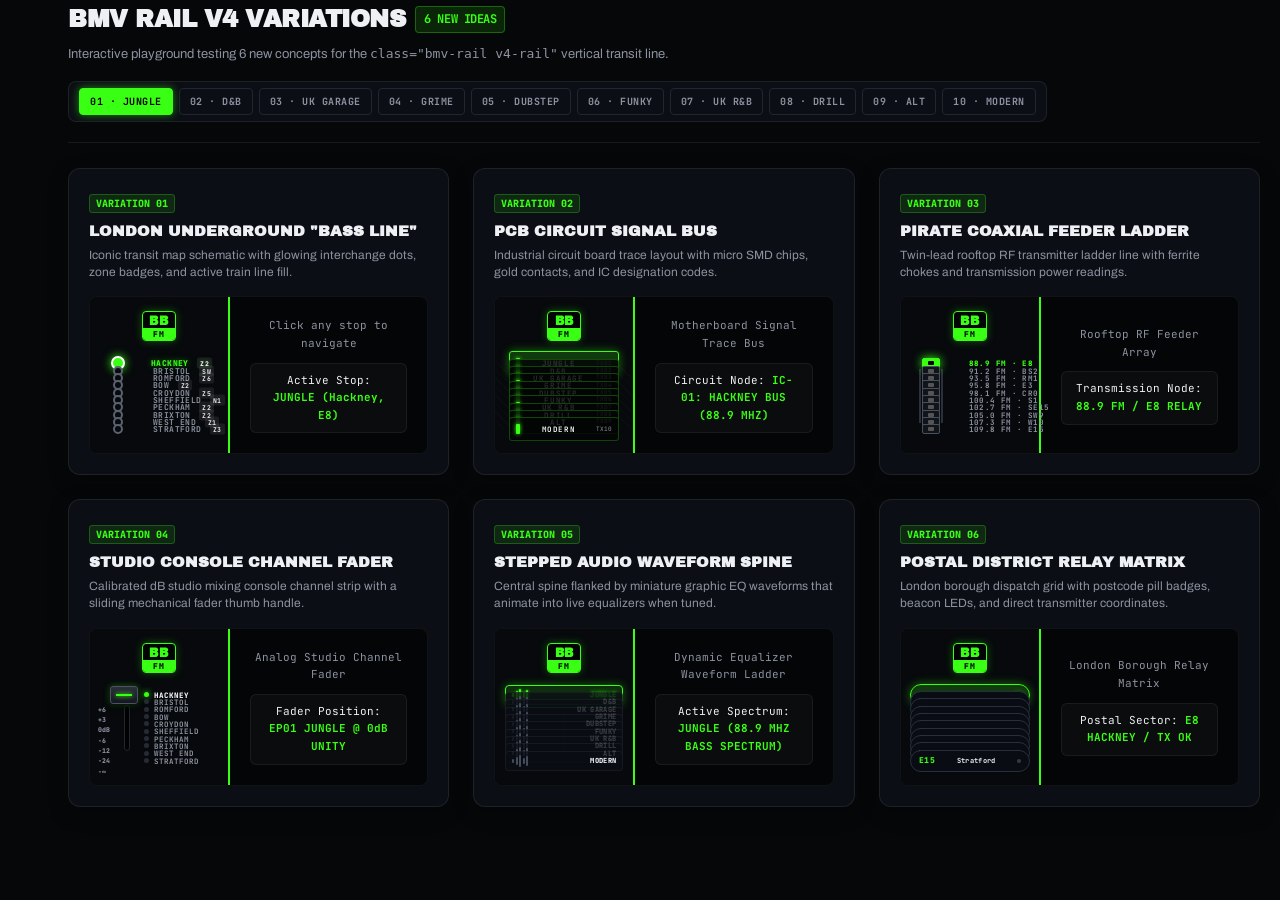
<file: test/bmv-rail-v4-variations.html>
<!DOCTYPE html>
<html lang="en">

<head>
  <meta charset="utf-8">
  <meta name="viewport" content="width=device-width, initial-scale=1.0">
  <title>BMV Rail V4 — 6 Transit & Telemetry Rail Variations — Black Buddha FM</title>

  <link rel="preconnect" href="https://fonts.googleapis.com">
  <link rel="preconnect" href="https://fonts.gstatic.com" crossorigin>
  <link
    href="https://fonts.googleapis.com/css2?family=Archivo+Black&family=Archivo:ital,wght@0,400;0,500;0,600;0,700;1,400;1,600&family=JetBrains+Mono:wght@400;600;800&family=Bebas+Neue&family=Orbitron:wght@700;900&display=swap"
    rel="stylesheet">

  <link rel="stylesheet" href="../critical.css?v=1.8">
  <link rel="stylesheet" href="../styles.css?v=2.9">

  <style>
    /* ═══════════════════════════════════════════════════════════════
       THEME VARIABLES & LAB BASE STYLING
       ═══════════════════════════════════════════════════════════════ */
    :root {
      --theme-primary: #39FF14;
      --theme-primary-rgb: 57, 255, 20;
      --bg-dark: #050709;
      --card-bg: #0b0e14;
      --card-border: rgba(255, 255, 255, 0.08);
      --silver: #EEF0F4;
      --muted: #8C92A0;
      --line: #22262e;
      --font-display: 'Archivo Black', sans-serif;
      --font-body: 'Archivo', sans-serif;
      --font-mono: 'JetBrains Mono', monospace;
    }

    [data-theme="light"] {
      --bg-dark: #f0f2f5;
      --card-bg: #ffffff;
      --card-border: rgba(0, 0, 0, 0.1);
      --silver: #111418;
      --muted: #5e6676;
      --line: #dcdfe4;
    }

    * { box-sizing: border-box; margin: 0; padding: 0; }

    body {
      background-color: var(--bg-dark);
      color: var(--silver);
      font-family: var(--font-body);
      min-height: 100vh;
      padding: 30px 20px 80px;
      transition: background-color 0.3s ease, color 0.3s ease;
    }

    .lab-wrap {
      max-width: 1400px;
      margin: 0 auto;
    }

    /* ─── Lab Header ─── */
    .lab-header {
      margin-bottom: 25px;
      padding-bottom: 20px;
      border-bottom: 1px solid var(--card-border);
      display: flex;
      flex-wrap: wrap;
      justify-content: space-between;
      align-items: flex-end;
      gap: 16px;
    }

    .lab-title-box h1 {
      font-family: var(--font-display);
      font-size: 24px;
      letter-spacing: -0.02em;
      text-transform: uppercase;
      color: var(--silver);
      display: flex;
      align-items: center;
      gap: 10px;
    }
    .lab-title-box h1 span {
      color: var(--theme-primary);
      font-size: 12px;
      font-family: var(--font-mono);
      padding: 3px 8px;
      border-radius: 4px;
      background: rgba(var(--theme-primary-rgb), 0.12);
      border: 1px solid rgba(var(--theme-primary-rgb), 0.3);
    }
    .lab-title-box p {
      font-size: 13px;
      color: var(--muted);
      margin-top: 6px;
    }

    .lab-toolbar {
      display: flex;
      align-items: center;
      gap: 12px;
      flex-wrap: wrap;
    }

    /* Genre Step Bar */
    .station-stepper-bar {
      display: flex;
      align-items: center;
      gap: 6px;
      background: var(--card-bg);
      padding: 6px 10px;
      border-radius: 8px;
      border: 1px solid var(--card-border);
      overflow-x: auto;
      max-width: 100%;
    }
    .stepper-btn {
      background: transparent;
      border: 1px solid var(--line);
      color: var(--muted);
      font-family: var(--font-mono);
      font-size: 10px;
      font-weight: 700;
      letter-spacing: 0.05em;
      padding: 6px 10px;
      border-radius: 4px;
      cursor: pointer;
      white-space: nowrap;
      text-transform: uppercase;
      transition: all 0.2s ease;
    }
    .stepper-btn:hover {
      border-color: var(--theme-primary);
      color: var(--theme-primary);
    }
    .stepper-btn.active {
      background: var(--theme-primary);
      border-color: var(--theme-primary);
      color: #000;
      box-shadow: 0 0 8px rgba(var(--theme-primary-rgb), 0.5);
    }

    /* ═══════════════════════════════════════════════════════════════
       VARIATIONS GRID
       ═══════════════════════════════════════════════════════════════ */
    .variations-grid {
      display: grid;
      grid-template-columns: repeat(auto-fit, minmax(380px, 1fr));
      gap: 24px;
      margin-top: 25px;
    }

    .var-card {
      background: var(--card-bg);
      border: 1px solid var(--card-border);
      border-radius: 12px;
      padding: 20px;
      display: flex;
      flex-direction: column;
      box-shadow: 0 6px 20px rgba(0,0,0,0.3);
      position: relative;
      overflow: hidden;
      transition: border-color 0.25s ease;
    }
    .var-card:hover {
      border-color: rgba(var(--theme-primary-rgb), 0.4);
    }

    .var-header {
      display: flex;
      justify-content: space-between;
      align-items: flex-start;
      margin-bottom: 16px;
    }
    .var-badge {
      font-family: var(--font-mono);
      font-size: 10px;
      font-weight: 800;
      color: var(--theme-primary);
      background: rgba(var(--theme-primary-rgb), 0.1);
      padding: 2px 6px;
      border-radius: 3px;
      border: 1px solid rgba(var(--theme-primary-rgb), 0.25);
    }
    .var-title {
      font-family: var(--font-display);
      font-size: 15px;
      text-transform: uppercase;
      color: var(--silver);
      margin-top: 4px;
    }
    .var-desc {
      font-size: 12px;
      color: var(--muted);
      margin-top: 4px;
      line-height: 1.4;
    }

    /* Interactive Frame holding the side-rail */
    .var-frame {
      flex: 1;
      height: 480px;
      background: #040507;
      border-radius: 8px;
      border: 1px solid rgba(255, 255, 255, 0.05);
      display: flex;
      overflow: hidden;
      position: relative;
    }
    [data-theme="light"] .var-frame {
      background: #090c10;
    }

    .var-stage-main {
      flex: 1;
      display: flex;
      flex-direction: column;
      justify-content: center;
      align-items: center;
      padding: 20px;
      text-align: center;
      color: var(--muted);
      font-family: var(--font-mono);
      font-size: 11px;
    }
    .var-stage-data {
      margin-top: 10px;
      padding: 8px 12px;
      background: rgba(255,255,255,0.03);
      border: 1px solid rgba(255,255,255,0.06);
      border-radius: 6px;
      color: var(--silver);
      font-size: 11px;
    }
    .var-stage-data strong {
      color: var(--theme-primary);
    }

    /* ═══════════════════════════════════════════════════════════════
       BASE RAIL CHROME (SHARED ACROSS ALL 6 VARIATIONS)
       ═══════════════════════════════════════════════════════════════ */
    .bmv-rail-mock {
      width: 140px;
      height: 100%;
      background: #07090c;
      border-right: 2px solid var(--theme-primary);
      display: flex;
      flex-direction: column;
      align-items: center;
      padding: 14px 0;
      gap: 12px;
      position: relative;
      user-select: none;
      transition: border-color 0.3s ease;
      flex-shrink: 0;
    }

    /* Shared Logo Option 01 (Cassette Spine Badge) */
    .bmv-logo-box {
      display: flex;
      flex-direction: column;
      align-items: center;
      width: 34px;
      border-radius: 4px;
      border: 1.5px solid var(--theme-primary);
      overflow: hidden;
      background: #030406;
      box-shadow: 0 0 8px rgba(var(--theme-primary-rgb), 0.3);
      cursor: pointer;
      flex-shrink: 0;
    }
    .bmv-logo-box .top {
      font-family: var(--font-display);
      font-size: 12px;
      font-weight: 900;
      color: var(--theme-primary);
      line-height: 1;
      padding: 3px 0 1px;
      letter-spacing: 0.05em;
    }
    .bmv-logo-box .bot {
      width: 100%;
      background: var(--theme-primary);
      color: #05070a;
      font-family: var(--font-mono);
      font-size: 8px;
      font-weight: 900;
      line-height: 1;
      padding: 2px 0;
      text-align: center;
      letter-spacing: 0.12em;
    }

    /* ═══════════════════════════════════════════════════════════════
       VARIATION 1: LONDON TUBE "BASS LINE" SCHEMATIC
       ═══════════════════════════════════════════════════════════════ */
    .v1-tube-wrap {
      flex: 1;
      width: 100%;
      position: relative;
      display: flex;
      justify-content: center;
      margin: 10px 0;
    }
    .v1-tube-line {
      position: absolute;
      top: 10px; bottom: 10px; left: 28px;
      width: 4px;
      background: #252a33;
      border-radius: 2px;
    }
    .v1-tube-line-fill {
      position: absolute;
      top: 10px; left: 28px;
      width: 4px;
      background: var(--theme-primary);
      border-radius: 2px;
      box-shadow: 0 0 8px var(--theme-primary);
      transition: height 0.4s cubic-bezier(0.16, 1, 0.3, 1);
    }
    .v1-tube-stops {
      position: relative;
      width: 100%;
      height: 100%;
    }
    .v1-stop {
      position: absolute;
      left: 28px;
      transform: translate(-50%, -50%);
      width: 10px; height: 10px;
      border-radius: 50%;
      background: #07090c;
      border: 2px solid #5a6270;
      cursor: pointer;
      transition: all 0.25s ease;
      z-index: 5;
    }
    .v1-stop:hover {
      border-color: #fff;
      transform: translate(-50%, -50%) scale(1.3);
    }
    .v1-stop.active {
      background: var(--theme-primary);
      border-color: #fff;
      width: 14px; height: 14px;
      box-shadow: 0 0 10px var(--theme-primary);
    }
    .v1-stop-label {
      position: absolute;
      left: 38px; top: 50%;
      transform: translateY(-50%);
      font-family: var(--font-mono);
      font-size: 8px;
      font-weight: 700;
      color: var(--muted);
      letter-spacing: 0.05em;
      white-space: nowrap;
      text-transform: uppercase;
      transition: color 0.2s;
    }
    .v1-stop.active .v1-stop-label {
      color: var(--theme-primary);
      font-weight: 800;
      text-shadow: 0 0 6px rgba(var(--theme-primary-rgb), 0.5);
    }
    .v1-zone-badge {
      font-size: 6.5px;
      padding: 1px 3px;
      border-radius: 2px;
      background: rgba(255,255,255,0.08);
      margin-left: 3px;
      color: var(--silver);
    }

    /* ═══════════════════════════════════════════════════════════════
       VARIATION 2: CIRCUIT BOARD PCB SIGNAL TRACE
       ═══════════════════════════════════════════════════════════════ */
    .v2-pcb-wrap {
      flex: 1;
      width: 100%;
      position: relative;
      margin: 10px 0;
      background: repeating-linear-gradient(45deg, rgba(255,255,255,0.015) 0, rgba(255,255,255,0.015) 1px, transparent 1px, transparent 6px);
    }
    .v2-pcb-svg {
      width: 100%;
      height: 100%;
      position: absolute;
      inset: 0;
    }
    .v2-pcb-nodes {
      position: relative;
      width: 100%;
      height: 100%;
    }
    .v2-node {
      position: absolute;
      left: 50%;
      transform: translate(-50%, -50%);
      width: 110px;
      height: 24px;
      border-radius: 3px;
      border: 1px solid rgba(var(--theme-primary-rgb), 0.25);
      background: rgba(4, 7, 5, 0.85);
      display: flex;
      align-items: center;
      justify-content: space-between;
      padding: 0 6px;
      cursor: pointer;
      transition: all 0.25s ease;
    }
    .v2-node:hover {
      border-color: var(--theme-primary);
      background: rgba(var(--theme-primary-rgb), 0.1);
    }
    .v2-node.active {
      border-color: var(--theme-primary);
      background: rgba(var(--theme-primary-rgb), 0.2);
      box-shadow: 0 0 10px rgba(var(--theme-primary-rgb), 0.4);
    }
    .v2-node-smd {
      width: 4px;
      height: 10px;
      background: var(--theme-primary);
      border-radius: 1px;
      box-shadow: 0 0 4px var(--theme-primary);
    }
    .v2-node-text {
      font-family: var(--font-mono);
      font-size: 7.5px;
      font-weight: 700;
      color: var(--silver);
      letter-spacing: 0.08em;
    }
    .v2-node.active .v2-node-text {
      color: #fff;
      font-weight: 900;
    }
    .v2-node-ic {
      font-family: var(--font-mono);
      font-size: 6px;
      color: var(--muted);
    }

    /* ═══════════════════════════════════════════════════════════════
       VARIATION 3: PIRATE COAXIAL TRANSMISSION LADDER
       ═══════════════════════════════════════════════════════════════ */
    .v3-coax-wrap {
      flex: 1;
      width: 100%;
      position: relative;
      display: flex;
      flex-direction: column;
      align-items: center;
      margin: 10px 0;
    }
    .v3-coax-ladder {
      position: absolute;
      top: 6px; bottom: 6px;
      width: 24px;
      border-left: 2px solid #2b313a;
      border-right: 2px solid #2b313a;
      left: 18px;
    }
    .v3-coax-fill {
      position: absolute;
      top: 6px; left: 18px;
      width: 24px;
      border-left: 2px solid var(--theme-primary);
      border-right: 2px solid var(--theme-primary);
      background: rgba(var(--theme-primary-rgb), 0.12);
      box-shadow: 0 0 8px rgba(var(--theme-primary-rgb), 0.3);
      transition: height 0.4s ease;
    }
    .v3-nodes-container {
      position: relative;
      width: 100%;
      height: 100%;
    }
    .v3-choke-node {
      position: absolute;
      left: 30px;
      transform: translate(-50%, -50%);
      width: 18px; height: 10px;
      border-radius: 2px;
      background: #111419;
      border: 1px solid #48505e;
      display: flex;
      align-items: center;
      justify-content: center;
      cursor: pointer;
      transition: all 0.25s;
    }
    .v3-choke-node::before {
      content: '';
      width: 6px; height: 4px;
      background: #555;
      border-radius: 1px;
    }
    .v3-choke-node.active {
      border-color: var(--theme-primary);
      background: var(--theme-primary);
      box-shadow: 0 0 10px var(--theme-primary);
    }
    .v3-choke-node.active::before {
      background: #000;
    }
    .v3-meta-tag {
      position: absolute;
      left: 46px; top: 50%;
      transform: translateY(-50%);
      font-family: var(--font-mono);
      font-size: 7.5px;
      font-weight: 700;
      color: var(--muted);
      letter-spacing: 0.05em;
      white-space: nowrap;
    }
    .v3-choke-node.active .v3-meta-tag {
      color: var(--theme-primary);
      font-weight: 800;
    }

    /* ═══════════════════════════════════════════════════════════════
       VARIATION 4: STUDIO CONSOLE FADER TRACK
       ═══════════════════════════════════════════════════════════════ */
    .v4-fader-wrap {
      flex: 1;
      width: 100%;
      position: relative;
      display: flex;
      justify-content: center;
      margin: 10px 0;
    }
    .v4-fader-groove {
      position: absolute;
      top: 10px; bottom: 10px; left: 34px;
      width: 6px;
      background: #020304;
      border-radius: 3px;
      border: 1px solid #20252e;
      box-shadow: inset 0 0 4px #000;
    }
    .v4-db-scale {
      position: absolute;
      top: 10px; bottom: 10px; left: 8px;
      display: flex;
      flex-direction: column;
      justify-content: space-between;
      font-family: var(--font-mono);
      font-size: 6.5px;
      font-weight: 800;
      color: var(--muted);
    }
    .v4-fader-thumb {
      position: absolute;
      left: 34px;
      transform: translate(-50%, -50%);
      width: 28px;
      height: 18px;
      border-radius: 3px;
      background: linear-gradient(to bottom, #2b303a, #15181e);
      border: 1px solid #4a5263;
      display: flex;
      align-items: center;
      justify-content: center;
      cursor: grab;
      box-shadow: 0 2px 6px rgba(0,0,0,0.8), 0 0 6px rgba(var(--theme-primary-rgb), 0.4);
      transition: top 0.4s cubic-bezier(0.16, 1, 0.3, 1);
      z-index: 10;
    }
    .v4-fader-thumb-line {
      width: 16px;
      height: 2px;
      background: var(--theme-primary);
      box-shadow: 0 0 4px var(--theme-primary);
    }
    .v4-fader-stops {
      position: relative;
      width: 100%;
      height: 100%;
    }
    .v4-fader-dot {
      position: absolute;
      left: 54px;
      transform: translateY(-50%);
      display: flex;
      align-items: center;
      gap: 5px;
      cursor: pointer;
    }
    .v4-fader-dot span.led {
      width: 5px; height: 5px;
      border-radius: 50%;
      background: #252b36;
      transition: all 0.2s;
    }
    .v4-fader-dot span.txt {
      font-family: var(--font-mono);
      font-size: 7.5px;
      font-weight: 700;
      color: var(--muted);
      white-space: nowrap;
      text-transform: uppercase;
    }
    .v4-fader-dot.active span.led {
      background: var(--theme-primary);
      box-shadow: 0 0 6px var(--theme-primary);
    }
    .v4-fader-dot.active span.txt {
      color: var(--silver);
      font-weight: 900;
    }

    /* ═══════════════════════════════════════════════════════════════
       VARIATION 5: STEPPED AUDIO WAVEFORM SPINE
       ═══════════════════════════════════════════════════════════════ */
    .v5-wave-wrap {
      flex: 1;
      width: 100%;
      position: relative;
      display: flex;
      flex-direction: column;
      align-items: center;
      margin: 10px 0;
    }
    .v5-spine-line {
      position: absolute;
      top: 6px; bottom: 6px; left: 50%;
      width: 2px;
      background: #1e232b;
      transform: translateX(-50%);
    }
    .v5-wave-stops {
      position: relative;
      width: 100%;
      height: 100%;
    }
    .v5-wave-row {
      position: absolute;
      left: 50%;
      transform: translate(-50%, -50%);
      width: 118px;
      height: 20px;
      border-radius: 4px;
      background: rgba(10, 14, 20, 0.8);
      border: 1px solid rgba(255, 255, 255, 0.05);
      display: flex;
      align-items: center;
      justify-content: space-between;
      padding: 0 6px;
      cursor: pointer;
      transition: all 0.25s;
    }
    .v5-wave-row:hover {
      border-color: rgba(var(--theme-primary-rgb), 0.4);
    }
    .v5-wave-row.active {
      border-color: var(--theme-primary);
      background: rgba(var(--theme-primary-rgb), 0.15);
      box-shadow: 0 0 10px rgba(var(--theme-primary-rgb), 0.35);
    }
    .v5-wave-bars {
      display: flex;
      gap: 1.5px;
      align-items: center;
      height: 12px;
    }
    .v5-bar {
      width: 2px;
      background: #444c5c;
      border-radius: 1px;
    }
    .v5-wave-row.active .v5-bar {
      background: var(--theme-primary);
      box-shadow: 0 0 3px var(--theme-primary);
      animation: eqBounce 1.2s infinite ease-in-out alternate;
    }
    .v5-bar:nth-child(1) { height: 4px; animation-delay: 0.1s; }
    .v5-bar:nth-child(2) { height: 8px; animation-delay: 0.3s; }
    .v5-bar:nth-child(3) { height: 12px; animation-delay: 0.15s; }
    .v5-bar:nth-child(4) { height: 6px; animation-delay: 0.4s; }
    .v5-bar:nth-child(5) { height: 10px; animation-delay: 0.2s; }
    @keyframes eqBounce { 0% { transform: scaleY(0.4); } 100% { transform: scaleY(1.3); } }
    .v5-wave-tag {
      font-family: var(--font-mono);
      font-size: 7px;
      font-weight: 800;
      color: var(--silver);
      letter-spacing: 0.05em;
    }
    .v5-wave-row.active .v5-wave-tag {
      color: var(--theme-primary);
      text-shadow: 0 0 4px var(--theme-primary);
    }

    /* ═══════════════════════════════════════════════════════════════
       VARIATION 6: POSTAL DISTRICT RELAY MATRIX
       ═══════════════════════════════════════════════════════════════ */
    .v6-postal-wrap {
      flex: 1;
      width: 100%;
      position: relative;
      display: flex;
      flex-direction: column;
      align-items: center;
      margin: 10px 0;
    }
    .v6-postal-stops {
      position: relative;
      width: 100%;
      height: 100%;
    }
    .v6-postcode-pill {
      position: absolute;
      left: 50%;
      transform: translate(-50%, -50%);
      width: 120px;
      height: 22px;
      border-radius: 11px;
      background: #090c12;
      border: 1px solid #282f3c;
      display: flex;
      align-items: center;
      justify-content: space-between;
      padding: 0 8px;
      cursor: pointer;
      transition: all 0.25s;
    }
    .v6-postcode-pill:hover {
      border-color: var(--theme-primary);
    }
    .v6-postcode-pill.active {
      border-color: var(--theme-primary);
      background: rgba(var(--theme-primary-rgb), 0.2);
      box-shadow: 0 0 10px rgba(var(--theme-primary-rgb), 0.4);
    }
    .v6-code {
      font-family: var(--font-mono);
      font-size: 8px;
      font-weight: 900;
      color: var(--theme-primary);
      letter-spacing: 0.08em;
    }
    .v6-loc {
      font-family: var(--font-mono);
      font-size: 7px;
      font-weight: 700;
      color: var(--silver);
      letter-spacing: 0.04em;
    }
    .v6-beacon-led {
      width: 4px;
      height: 4px;
      border-radius: 50%;
      background: #333a47;
    }
    .v6-postcode-pill.active .v6-beacon-led {
      background: var(--theme-primary);
      box-shadow: 0 0 6px var(--theme-primary);
      animation: beaconFlash 1.4s infinite;
    }
    @keyframes beaconFlash { 0%, 100% { opacity: 1; } 50% { opacity: 0.3; } }
  </style>
</head>

<body>
  <div class="lab-wrap">

    <!-- Header -->
    <header class="lab-header">
      <div class="lab-title-box">
        <h1>BMV Rail V4 Variations <span>6 NEW IDEAS</span></h1>
        <p>Interactive playground testing 6 new concepts for the <code>class="bmv-rail v4-rail"</code> vertical transit line.</p>
      </div>

      <div class="lab-toolbar">
        <div class="station-stepper-bar" id="stationStepperBar" title="Click any station to tune all 6 rails simultaneously"></div>
      </div>
    </header>

    <!-- 6 Variations Grid -->
    <div class="variations-grid">

      <!-- VARIATION 1 -->
      <div class="var-card">
        <div class="var-header">
          <div>
            <span class="var-badge">VARIATION 01</span>
            <h2 class="var-title">London Underground "Bass Line"</h2>
            <p class="var-desc">Iconic transit map schematic with glowing interchange dots, zone badges, and active train line fill.</p>
          </div>
        </div>
        <div class="var-frame">
          <div class="bmv-rail-mock">
            <div class="bmv-logo-box"><span class="top">BB</span><span class="bot">FM</span></div>
            <div class="v1-tube-wrap">
              <div class="v1-tube-line"></div>
              <div class="v1-tube-line-fill" id="v1Fill"></div>
              <div class="v1-tube-stops" id="v1Stops"></div>
            </div>
          </div>
          <div class="var-stage-main">
            <div>Click any stop to navigate</div>
            <div class="var-stage-data">Active Stop: <strong id="v1ActiveData">JUNGLE (Hackney, E8)</strong></div>
          </div>
        </div>
      </div>

      <!-- VARIATION 2 -->
      <div class="var-card">
        <div class="var-header">
          <div>
            <span class="var-badge">VARIATION 02</span>
            <h2 class="var-title">PCB Circuit Signal Bus</h2>
            <p class="var-desc">Industrial circuit board trace layout with micro SMD chips, gold contacts, and IC designation codes.</p>
          </div>
        </div>
        <div class="var-frame">
          <div class="bmv-rail-mock">
            <div class="bmv-logo-box"><span class="top">BB</span><span class="bot">FM</span></div>
            <div class="v2-pcb-wrap">
              <div class="v2-pcb-nodes" id="v2Nodes"></div>
            </div>
          </div>
          <div class="var-stage-main">
            <div>Motherboard Signal Trace Bus</div>
            <div class="var-stage-data">Circuit Node: <strong id="v2ActiveData">IC-01: HACKNEY BUS</strong></div>
          </div>
        </div>
      </div>

      <!-- VARIATION 3 -->
      <div class="var-card">
        <div class="var-header">
          <div>
            <span class="var-badge">VARIATION 03</span>
            <h2 class="var-title">Pirate Coaxial Feeder Ladder</h2>
            <p class="var-desc">Twin-lead rooftop RF transmitter ladder line with ferrite chokes and transmission power readings.</p>
          </div>
        </div>
        <div class="var-frame">
          <div class="bmv-rail-mock">
            <div class="bmv-logo-box"><span class="top">BB</span><span class="bot">FM</span></div>
            <div class="v3-coax-wrap">
              <div class="v3-coax-ladder"></div>
              <div class="v3-coax-fill" id="v3Fill"></div>
              <div class="v3-nodes-container" id="v3Nodes"></div>
            </div>
          </div>
          <div class="var-stage-main">
            <div>Rooftop RF Feeder Array</div>
            <div class="var-stage-data">Transmission Node: <strong id="v3ActiveData">500W EIRP / E8 MAST</strong></div>
          </div>
        </div>
      </div>

      <!-- VARIATION 4 -->
      <div class="var-card">
        <div class="var-header">
          <div>
            <span class="var-badge">VARIATION 04</span>
            <h2 class="var-title">Studio Console Channel Fader</h2>
            <p class="var-desc">Calibrated dB studio mixing console channel strip with a sliding mechanical fader thumb handle.</p>
          </div>
        </div>
        <div class="var-frame">
          <div class="bmv-rail-mock">
            <div class="bmv-logo-box"><span class="top">BB</span><span class="bot">FM</span></div>
            <div class="v4-fader-wrap">
              <div class="v4-db-scale">
                <span>+6</span><span>+3</span><span>0dB</span><span>-6</span><span>-12</span><span>-24</span><span>-∞</span>
              </div>
              <div class="v4-fader-groove"></div>
              <div class="v4-fader-thumb" id="v4Thumb">
                <div class="v4-fader-thumb-line"></div>
              </div>
              <div class="v4-fader-stops" id="v4FaderStops"></div>
            </div>
          </div>
          <div class="var-stage-main">
            <div>Analog Studio Channel Fader</div>
            <div class="var-stage-data">Fader Position: <strong id="v4ActiveData">EP01 @ 0dB UNITY GAIN</strong></div>
          </div>
        </div>
      </div>

      <!-- VARIATION 5 -->
      <div class="var-card">
        <div class="var-header">
          <div>
            <span class="var-badge">VARIATION 05</span>
            <h2 class="var-title">Stepped Audio Waveform Spine</h2>
            <p class="var-desc">Central spine flanked by miniature graphic EQ waveforms that animate into live equalizers when tuned.</p>
          </div>
        </div>
        <div class="var-frame">
          <div class="bmv-rail-mock">
            <div class="bmv-logo-box"><span class="top">BB</span><span class="bot">FM</span></div>
            <div class="v5-wave-wrap">
              <div class="v5-spine-line"></div>
              <div class="v5-wave-stops" id="v5WaveStops"></div>
            </div>
          </div>
          <div class="var-stage-main">
            <div>Dynamic Equalizer Waveform Ladder</div>
            <div class="var-stage-data">Active Spectrum: <strong id="v5ActiveData">JUNGLE (88.9 MHZ BASS)</strong></div>
          </div>
        </div>
      </div>

      <!-- VARIATION 6 -->
      <div class="var-card">
        <div class="var-header">
          <div>
            <span class="var-badge">VARIATION 06</span>
            <h2 class="var-title">Postal District Relay Matrix</h2>
            <p class="var-desc">London borough dispatch grid with postcode pill badges, beacon LEDs, and direct transmitter coordinates.</p>
          </div>
        </div>
        <div class="var-frame">
          <div class="bmv-rail-mock">
            <div class="bmv-logo-box"><span class="top">BB</span><span class="bot">FM</span></div>
            <div class="v6-postal-wrap">
              <div class="v6-postal-stops" id="v6PostalStops"></div>
            </div>
          </div>
          <div class="var-stage-main">
            <div>London Borough Relay Matrix</div>
            <div class="var-stage-data">Postal Sector: <strong id="v6ActiveData">E8 HACKNEY / 51.54°N</strong></div>
          </div>
        </div>
      </div>

    </div>

  </div>

  <script>
    const STATIONS = [
      { ep: "01", genre: "JUNGLE", loc: "Hackney", code: "E8", freq: "88.9", hex: "#39FF14", rgb: "57, 255, 20", zone: "Z2" },
      { ep: "02", genre: "D&B", loc: "Bristol", code: "BS2", freq: "91.2", hex: "#00E5FF", rgb: "0, 229, 255", zone: "SW" },
      { ep: "03", genre: "UK GARAGE", loc: "Romford", code: "RM1", freq: "93.5", hex: "#FFD700", rgb: "255, 215, 0", zone: "Z6" },
      { ep: "04", genre: "GRIME", loc: "Bow", code: "E3", freq: "95.8", hex: "#FF6B00", rgb: "255, 107, 0", zone: "Z2" },
      { ep: "05", genre: "DUBSTEP", loc: "Croydon", code: "CR0", freq: "98.1", hex: "#B5179E", rgb: "181, 23, 158", zone: "Z5" },
      { ep: "06", genre: "FUNKY", loc: "Sheffield", code: "S1", freq: "100.4", hex: "#FF5376", rgb: "255, 83, 118", zone: "N1" },
      { ep: "07", genre: "UK R&B", loc: "Peckham", code: "SE15", freq: "102.7", hex: "#E040FB", rgb: "224, 64, 251", zone: "Z2" },
      { ep: "08", genre: "DRILL", loc: "Brixton", code: "SW9", freq: "105.0", hex: "#00B0FF", rgb: "0, 176, 255", zone: "Z2" },
      { ep: "09", genre: "ALT", loc: "West End", code: "W10", freq: "107.3", hex: "#76FF03", rgb: "118, 255, 3", zone: "Z1" },
      { ep: "10", genre: "MODERN", loc: "Stratford", code: "E15", freq: "109.8", hex: "#FFD600", rgb: "255, 214, 0", zone: "Z3" }
    ];

    let activeIdx = 0;

    function initAllVariations() {
      // 1. Build Stepper Bar
      const stepper = document.getElementById('stationStepperBar');
      stepper.innerHTML = '';
      STATIONS.forEach((st, i) => {
        const btn = document.createElement('button');
        btn.className = `stepper-btn ${i === 0 ? 'active' : ''}`;
        btn.textContent = `${st.ep} · ${st.genre}`;
        btn.onclick = () => selectStation(i);
        stepper.appendChild(btn);
      });

      // 2. Init Variation 1 (Tube Line)
      const v1Stops = document.getElementById('v1Stops');
      v1Stops.innerHTML = '';
      STATIONS.forEach((st, i) => {
        const pct = (i / (STATIONS.length - 1)) * 100;
        const stop = document.createElement('div');
        stop.className = `v1-stop ${i === 0 ? 'active' : ''}`;
        stop.style.top = `${pct}%`;
        stop.innerHTML = `<span class="v1-stop-label">${st.loc} <span class="v1-zone-badge">${st.zone}</span></span>`;
        stop.onclick = () => selectStation(i);
        v1Stops.appendChild(stop);
      });

      // 3. Init Variation 2 (PCB Bus)
      const v2Nodes = document.getElementById('v2Nodes');
      v2Nodes.innerHTML = '';
      STATIONS.forEach((st, i) => {
        const pct = (i / (STATIONS.length - 1)) * 100;
        const node = document.createElement('div');
        node.className = `v2-node ${i === 0 ? 'active' : ''}`;
        node.style.top = `${pct}%`;
        node.innerHTML = `
          <div class="v2-node-smd"></div>
          <span class="v2-node-text">${st.genre}</span>
          <span class="v2-node-ic">TX${st.ep}</span>
        `;
        node.onclick = () => selectStation(i);
        v2Nodes.appendChild(node);
      });

      // 4. Init Variation 3 (Coax Feeder)
      const v3Nodes = document.getElementById('v3Nodes');
      v3Nodes.innerHTML = '';
      STATIONS.forEach((st, i) => {
        const pct = (i / (STATIONS.length - 1)) * 100;
        const node = document.createElement('div');
        node.className = `v3-choke-node ${i === 0 ? 'active' : ''}`;
        node.style.top = `${pct}%`;
        node.innerHTML = `<span class="v3-meta-tag">${st.freq} FM · ${st.code}</span>`;
        node.onclick = () => selectStation(i);
        v3Nodes.appendChild(node);
      });

      // 5. Init Variation 4 (Fader)
      const v4Stops = document.getElementById('v4FaderStops');
      v4Stops.innerHTML = '';
      STATIONS.forEach((st, i) => {
        const pct = (i / (STATIONS.length - 1)) * 100;
        const dot = document.createElement('div');
        dot.className = `v4-fader-dot ${i === 0 ? 'active' : ''}`;
        dot.style.top = `${pct}%`;
        dot.innerHTML = `<span class="led"></span><span class="txt">${st.loc}</span>`;
        dot.onclick = () => selectStation(i);
        v4Stops.appendChild(dot);
      });

      // 6. Init Variation 5 (Wave Spine)
      const v5Stops = document.getElementById('v5WaveStops');
      v5Stops.innerHTML = '';
      STATIONS.forEach((st, i) => {
        const pct = (i / (STATIONS.length - 1)) * 100;
        const row = document.createElement('div');
        row.className = `v5-wave-row ${i === 0 ? 'active' : ''}`;
        row.style.top = `${pct}%`;
        row.innerHTML = `
          <div class="v5-wave-bars">
            <div class="v5-bar"></div><div class="v5-bar"></div><div class="v5-bar"></div><div class="v5-bar"></div><div class="v5-bar"></div>
          </div>
          <span class="v5-wave-tag">${st.genre}</span>
        `;
        row.onclick = () => selectStation(i);
        v5Stops.appendChild(row);
      });

      // 7. Init Variation 6 (Postal Grid)
      const v6Stops = document.getElementById('v6PostalStops');
      v6Stops.innerHTML = '';
      STATIONS.forEach((st, i) => {
        const pct = (i / (STATIONS.length - 1)) * 100;
        const pill = document.createElement('div');
        pill.className = `v6-postcode-pill ${i === 0 ? 'active' : ''}`;
        pill.style.top = `${pct}%`;
        pill.innerHTML = `
          <span class="v6-code">${st.code}</span>
          <span class="v6-loc">${st.loc}</span>
          <span class="v6-beacon-led"></span>
        `;
        pill.onclick = () => selectStation(i);
        v6Stops.appendChild(pill);
      });

      updateUI(0);
    }

    function selectStation(idx) {
      activeIdx = idx;
      const st = STATIONS[idx];
      document.documentElement.style.setProperty('--theme-primary', st.hex);
      document.documentElement.style.setProperty('--theme-primary-rgb', st.rgb);
      updateUI(idx);
    }

    function updateUI(idx) {
      const st = STATIONS[idx];
      const pct = (idx / (STATIONS.length - 1)) * 100;

      // Stepper Bar
      document.querySelectorAll('.stepper-btn').forEach((b, i) => b.classList.toggle('active', i === idx));

      // Var 1 (Tube)
      const v1Fill = document.getElementById('v1Fill');
      if (v1Fill) v1Fill.style.height = `${pct}%`;
      document.querySelectorAll('.v1-stop').forEach((el, i) => el.classList.toggle('active', i === idx));
      document.getElementById('v1ActiveData').textContent = `${st.genre} (${st.loc}, ${st.code})`;

      // Var 2 (PCB)
      document.querySelectorAll('.v2-node').forEach((el, i) => el.classList.toggle('active', i === idx));
      document.getElementById('v2ActiveData').textContent = `IC-${st.ep}: ${st.loc.toUpperCase()} BUS (${st.freq} MHZ)`;

      // Var 3 (Coax)
      const v3Fill = document.getElementById('v3Fill');
      if (v3Fill) v3Fill.style.height = `${pct}%`;
      document.querySelectorAll('.v3-choke-node').forEach((el, i) => el.classList.toggle('active', i === idx));
      document.getElementById('v3ActiveData').textContent = `${st.freq} FM / ${st.code} RELAY`;

      // Var 4 (Fader)
      const v4Thumb = document.getElementById('v4Thumb');
      if (v4Thumb) v4Thumb.style.top = `${pct}%`;
      document.querySelectorAll('.v4-fader-dot').forEach((el, i) => el.classList.toggle('active', i === idx));
      document.getElementById('v4ActiveData').textContent = `EP${st.ep} ${st.genre} @ 0dB UNITY`;

      // Var 5 (Wave)
      document.querySelectorAll('.v5-wave-row').forEach((el, i) => el.classList.toggle('active', i === idx));
      document.getElementById('v5ActiveData').textContent = `${st.genre} (${st.freq} MHZ BASS SPECTRUM)`;

      // Var 6 (Postal)
      document.querySelectorAll('.v6-postcode-pill').forEach((el, i) => el.classList.toggle('active', i === idx));
      document.getElementById('v6ActiveData').textContent = `${st.code} ${st.loc.toUpperCase()} / TX OK`;
    }

    document.addEventListener('DOMContentLoaded', initAllVariations);
  </script>
</body>
</html>
</file>
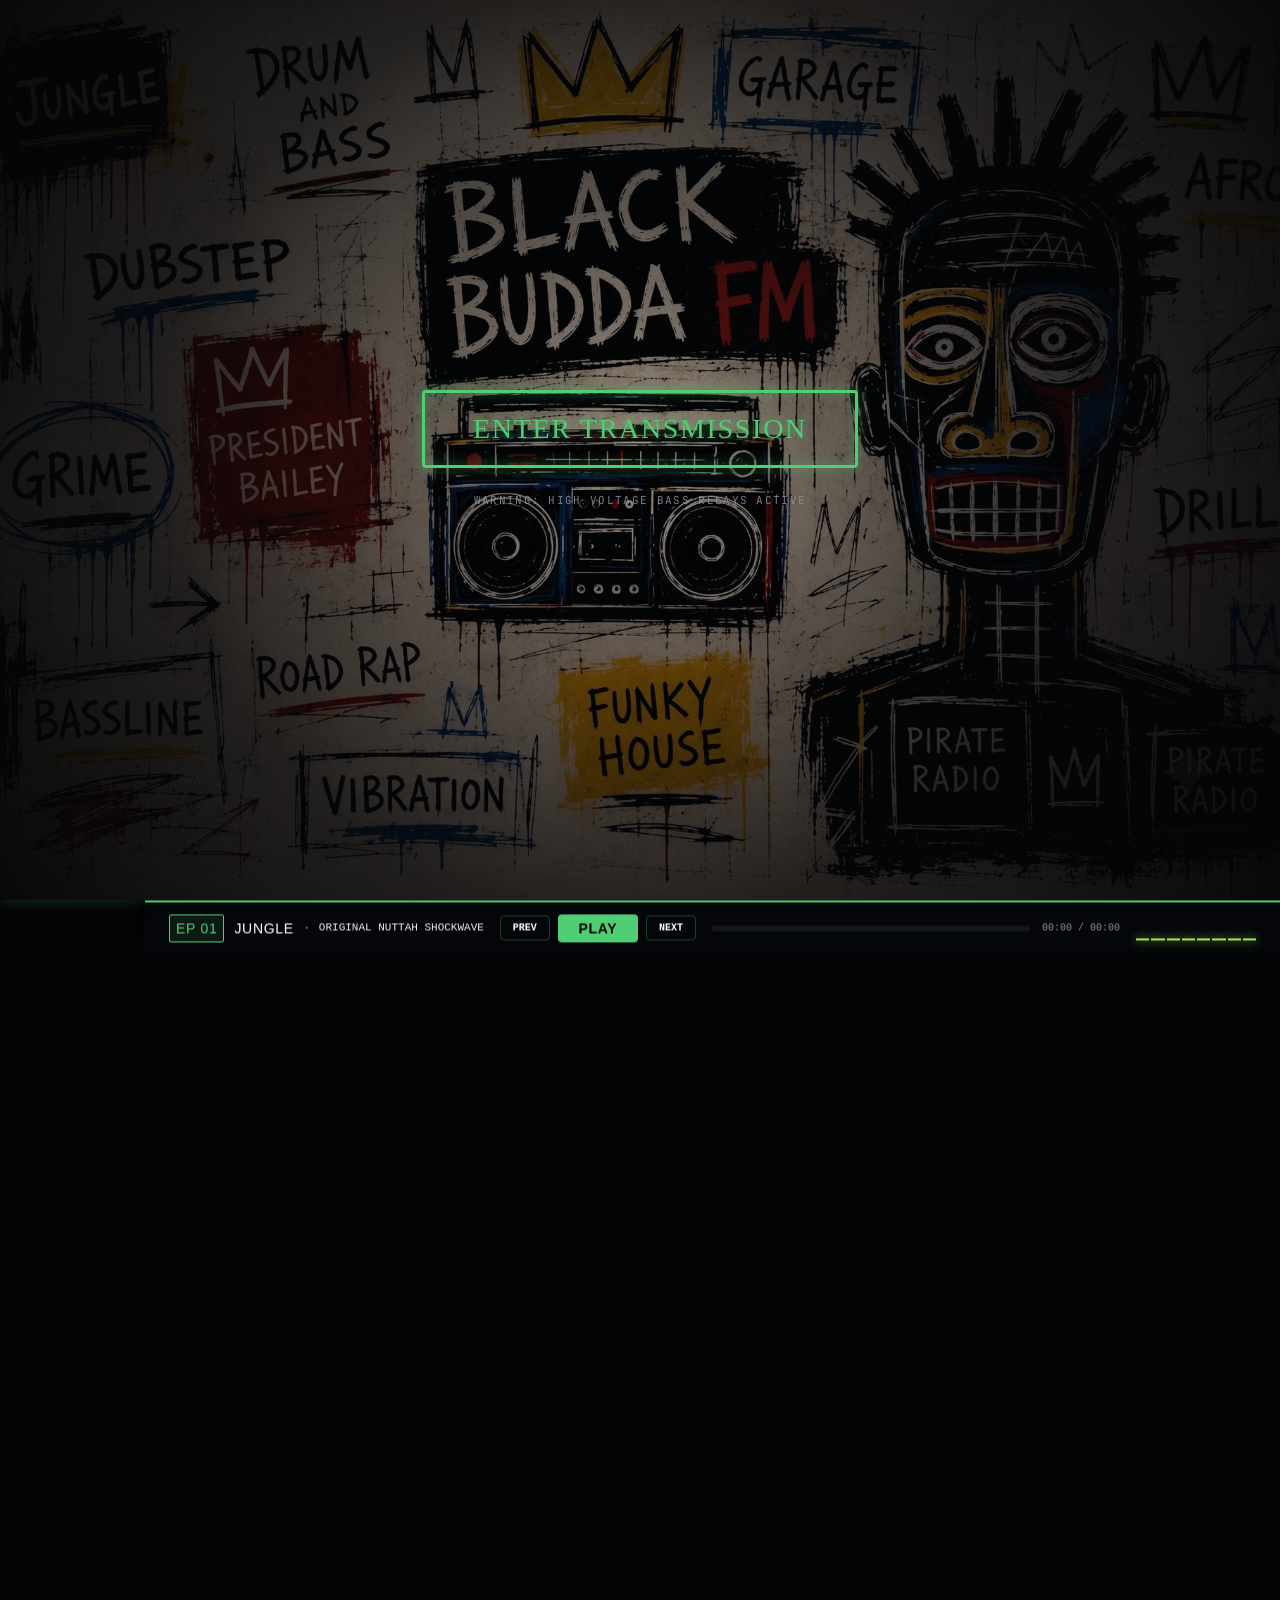
<file: test/index-side-rail-bmv.html>
<!DOCTYPE html>
<html lang="en">

<head>
  <meta charset="utf-8">
  <meta name="viewport" content="width=device-width, initial-scale=1.0">
  <meta name="view-transition" content="same-origin">
  <title>BLACK BUDDHA FM | BMV V4 Transit Side-Bar Variations</title>

  <!-- Primary SEO Meta Tags -->
  <meta name="description"
    content="Black Buddha FM is a pirate radio archive preserving and documenting Black British music culture from Jungle and Drum & Bass to UK Garage, Grime, Dubstep, and beyond.">
  <meta name="keywords"
    content="pirate radio, black british music, bass culture, jungle, drum and bass, uk garage, grime, dubstep, uk drill, afroswing">
  <link rel="canonical" href="https://blackbuddhafm.com/">

  <!-- Open Graph / Facebook -->
  <meta property="og:type" content="website">
  <meta property="og:url" content="https://blackbuddhafm.com/">
  <meta property="og:title" content="BLACK BUDDHA FM | Bass Culture. Black Britain.">
  <meta property="og:description"
    content="A pirate radio archive documenting the sounds, stories and movements that shaped Black British music culture.">
  <meta property="og:image" content="https://blackbuddhafm.com/images/logo.webp">

  <!-- Twitter -->
  <meta property="twitter:card" content="summary_large_image">
  <meta property="twitter:url" content="https://blackbuddhafm.com/">
  <meta property="twitter:title" content="BLACK BUDDHA FM | Bass Culture. Black Britain.">
  <meta property="twitter:description"
    content="A pirate radio archive documenting the sounds, stories and movements that shaped Black British music culture.">
  <meta property="twitter:image" content="https://blackbuddhafm.com/images/logo.webp">

  <!-- Crisp Vector SVG Favicon -->
  <link rel="icon" type="image/svg+xml"
    href="data:image/svg+xml,<svg xmlns=%22http://www.w3.org/2000/svg%22 viewBox=%220 0 100 100%22><circle cx=%2250%22 cy=%2250%22 r=%2248%22 fill=%22%23000%22 stroke=%22%23ff00ff%22 stroke-width=%224%22/><text x=%2250%25%22 y=%2250%25%22 dominant-baseline=%22middle%22 text-anchor=%22middle%22 font-size=%2250%22 font-family=%22sans-serif%22 font-weight=%22bold%22 fill=%22%2339FF14%22>BB</text></svg>">

  <!-- MusicPlaylist Structured JSON-LD Schema -->
  <script type="application/ld+json">
  {
    "@context": "https://schema.org",
    "@type": "MusicPlaylist",
    "name": "BLACK BUDDHA FM",
    "url": "https://blackbuddhafm.com/",
    "image": "https://blackbuddhafm.com/images/logo.webp",
    "description": "A pirate radio archive documenting the sounds, stories and movements that shaped Black British music culture."
  }
  </script>

  <link rel="preconnect" href="https://fonts.googleapis.com">
  <link rel="preconnect" href="https://fonts.gstatic.com" crossorigin>
  <link rel="preload" as="style"
    href="https://fonts.googleapis.com/css2?family=Archivo+Black&family=Archivo:ital,wght@0,400;0,500;0,600;0,700;1,400;1,600&family=JetBrains+Mono:ital,wght@0,400;0,500;0,700;1,400&family=Permanent+Marker&display=swap"
    onload="this.onload=null;this.rel='stylesheet'">
  <noscript>
    <link
      href="https://fonts.googleapis.com/css2?family=Archivo+Black&family=Archivo:ital,wght@0,400;0,500;0,600;0,700;1,400;1,600&family=JetBrains+Mono:ital,wght@0,400;0,500;0,700;1,400&family=Permanent+Marker&display=swap"
      rel="stylesheet">
  </noscript>

  <link rel="stylesheet" href="../critical.css?v=1.8">
  <link rel="preload" href="../styles.css?v=2.9" as="style" onload="this.onload=null;this.rel='stylesheet'">
  <noscript>
    <link rel="stylesheet" href="../styles.css?v=2.9">
  </noscript>

  <!-- Analytics scaffold — no account wired up yet.
       Swap in your real domain once you set one up (Plausible shown
       here as a privacy-friendly, no-cookie-banner default; drop in
       GA4 or GoatCounter instead if you prefer). -->
  <!-- <script defer data-domain="blackbuddhafm.com" src="https://plausible.io/js/script.js"></script> -->
</head>

<body class="theme-ep01 splash-active theme-ep01">
  <div class="crt"></div>

  <!-- SPLASH SCREEN OVERLAY -->
  <div id="splash-screen" class="splash-screen">
    <div class="splash-overlay"></div>
    <div class="splash-content">
      <button class="splash-btn" onclick="enterStation();" aria-label="Enter Broadcast Transmission">
        <span class="btn-cap">ENTER TRANSMISSION</span>
      </button>
      <p class="splash-sub">WARNING: HIGH VOLTAGE BASS RELAYS ACTIVE</p>
    </div>
  </div>

  <script>
    function enterStation() {
      const splash = document.getElementById('splash-screen');
      if (!splash) return;

      splash.classList.add('fade-out');
      document.body.classList.remove('splash-active');

      // Try to initialize and play radio
      if (typeof window.playPart === 'function') {
        window.playPart(window.currentPart || 1);
        if (window.audioCtx && window.staticGain) {
          try {
            const t = window.audioCtx.currentTime;
            window.staticGain.gain.setValueAtTime(0.4, t);
            window.staticGain.gain.exponentialRampToValueAtTime(0.01, t + 0.5);
          } catch (e) {
            console.warn(e);
          }
        }
      } else {
        // Flag to play when player.js loads
        window.shouldAutoPlayOnLoad = true;
      }

      setTimeout(() => {
        splash.remove();
      }, 800);
    }
  </script>

  
  <!-- FLOATING SIDEBAR VARIATION CONTROLLER -->
  <aside class="bmv-switcher-hud" id="bmvSwitcherHud" aria-label="Side-Rail Variation Switcher">
    <div class="hud-drag-handle">VARIATION SWITCHER</div>
    <div class="hud-btn-group">
      <button class="hud-btn active" onclick="setRailVariation(1)" id="hud-v1" title="London Underground Tube Line">01. TUBE</button>
      <button class="hud-btn" onclick="setRailVariation(2)" id="hud-v2" title="Circuit Board Signal Trace">02. PCB</button>
      <button class="hud-btn" onclick="setRailVariation(3)" id="hud-v3" title="Coaxial RF Ladder">03. COAX</button>
      <button class="hud-btn" onclick="setRailVariation(4)" id="hud-v4" title="Mixing Console Fader">04. FADER</button>
      <button class="hud-btn" onclick="setRailVariation(5)" id="hud-v5" title="Audio Waveform Spine">05. WAVE</button>
      <button class="hud-btn" onclick="setRailVariation(6)" id="hud-v6" title="Postal District Matrix">06. POSTAL</button>
    </div>
  </aside>

  <!-- BMV TRANSIT SIDE-RAIL (DYNAMIC 6 VARIATIONS) -->
  <aside class="side-rail bmv-side-rail" id="side-rail" aria-label="Transit Side-Rail">
    <!-- Option 01: Split-Tone Cassette Spine Block Logo -->
    <div class="sonar-rail-header" onclick="selectStation(0)" title="Black Buddha FM — Home">
      <div class="logo-split-badge sonar-rail-logo">
        <span class="split-top">BB</span>
        <span class="split-bot">FM</span>
      </div>
      <div class="sonar-rail-lamp" title="On air transmission"></div>
    </div>

    <!-- Swappable Transit Variation Container -->
    <div class="bmv-transit-wrap" id="bmvTransitWrap">
      <!-- Injected by JS based on active variation -->
    </div>

    <!-- Theme Toggle Switch Button -->
    <button class="ticker-util-btn sonar-rail-util-btn sonar-rail-toggle-btn" id="theme-toggle-btn" onclick="toggleLightMode()" aria-pressed="false" title="Switch to light mode" aria-label="Toggle light and dark theme mode">
      <span class="sonar-toggle-track">
        <span class="sonar-toggle-thumb">
          <span class="sonar-toggle-icon" id="sonar-toggle-icon">☾</span>
        </span>
      </span>
      <span class="sonar-toggle-label" id="sonar-toggle-label">DARK</span>
    </button>
  </aside>


  
  <style>
    /* ═══ BMV TRANSIT SIDE-RAIL OVERRIDE (6 VARIATIONS) ═══ */
    :root { --header-height: 0px; --rail-width: 145px; }
    html { overflow-x: hidden; overflow-y: auto !important; height: auto !important; }
    body { padding-top: 0 !important; padding-left: var(--rail-width) !important; overflow-x: hidden !important; overflow-y: auto !important; height: auto !important; min-height: 100vh; }
    #persistent-player { left: var(--rail-width) !important; }

    /* Floating Switcher HUD */
    .bmv-switcher-hud {
      position: fixed;
      bottom: 85px;
      left: calc(var(--rail-width) + 16px);
      z-index: 1000;
      background: rgba(10, 14, 20, 0.92);
      backdrop-filter: blur(12px);
      -webkit-backdrop-filter: blur(12px);
      border: 1px solid rgba(var(--theme-primary-rgb), 0.35);
      border-radius: 8px;
      padding: 8px 10px;
      display: flex;
      flex-direction: column;
      gap: 6px;
      box-shadow: 0 8px 24px rgba(0, 0, 0, 0.7), 0 0 10px rgba(var(--theme-primary-rgb), 0.2);
      user-select: none;
      transition: left 0.3s ease;
    }
    .hud-drag-handle {
      font-family: var(--font-mono, monospace);
      font-size: 8.5px;
      font-weight: 800;
      letter-spacing: 0.12em;
      color: var(--muted, #8C92A0);
      text-transform: uppercase;
    }
    .hud-btn-group {
      display: flex;
      gap: 5px;
      flex-wrap: wrap;
    }
    .hud-btn {
      background: rgba(255, 255, 255, 0.05);
      border: 1px solid rgba(255, 255, 255, 0.1);
      color: var(--silver, #EEF0F4);
      font-family: var(--font-mono, monospace);
      font-size: 9.5px;
      font-weight: 700;
      letter-spacing: 0.05em;
      padding: 5px 9px;
      border-radius: 4px;
      cursor: pointer;
      text-transform: uppercase;
      transition: all 0.2s ease;
      white-space: nowrap;
    }
    .hud-btn:hover {
      border-color: var(--theme-primary);
      color: var(--theme-primary);
    }
    .hud-btn.active {
      background: var(--theme-primary);
      border-color: var(--theme-primary);
      color: #040507;
      box-shadow: 0 0 8px var(--theme-primary);
    }

    /* Fixed Side-Rail Shell */
    .bmv-side-rail {
      position: fixed;
      top: 0; left: 0; bottom: 0;
      width: var(--rail-width);
      background: #07090c;
      border-right: 2px solid var(--theme-primary);
      display: flex;
      flex-direction: column;
      align-items: center;
      padding: 14px 0;
      gap: 8px;
      z-index: 500;
      box-shadow: 0 0 14px rgba(var(--theme-primary-rgb), 0.25);
      transition: border-color 0.3s ease, box-shadow 0.3s ease, width 0.3s ease;
      user-select: none;
    }

    .sonar-rail-header { display: flex; flex-direction: column; align-items: center; gap: 6px; cursor: pointer; padding: 2px 0; }
    
    /* Option 01: Split-Tone Cassette Spine Block */
    .logo-split-badge {
      display: flex;
      flex-direction: column;
      align-items: center;
      width: 36px;
      border-radius: 4px;
      border: 1.5px solid var(--theme-primary);
      overflow: hidden;
      background: #030406;
      box-shadow: 0 0 8px rgba(var(--theme-primary-rgb), 0.3);
      cursor: pointer;
      transition: border-color 0.3s ease, box-shadow 0.3s ease, transform 0.2s ease;
      user-select: none;
    }
    .sonar-rail-header:hover .logo-split-badge {
      box-shadow: 0 0 14px var(--theme-primary);
      transform: scale(1.06);
    }
    .logo-split-badge .split-top {
      font-family: var(--font-display, 'Archivo Black', sans-serif);
      font-size: 13px;
      font-weight: 900;
      color: var(--theme-primary);
      line-height: 1;
      padding: 4px 0 2px;
      letter-spacing: 0.05em;
      text-shadow: 0 0 6px rgba(var(--theme-primary-rgb), 0.4);
      transition: color 0.3s ease;
    }
    .logo-split-badge .split-bot {
      width: 100%;
      background: var(--theme-primary);
      color: #05070a;
      font-family: var(--font-mono, monospace);
      font-size: 8.5px;
      font-weight: 900;
      line-height: 1;
      padding: 2.5px 0;
      text-align: center;
      letter-spacing: 0.12em;
      transition: background-color 0.3s ease;
    }
    [data-theme="light"] .logo-split-badge {
      background: #0a0d12;
    }

    .sonar-rail-lamp { width: 7px; height: 7px; border-radius: 50%; background: #ff3333; box-shadow: 0 0 7px #ff3333; animation: lampFlicker 3.5s infinite; }
    @keyframes lampFlicker { 0%, 100% { opacity: 1; filter: drop-shadow(0 0 4px #ff3333); } 48% { opacity: 1; } 50% { opacity: 0.4; } 52% { opacity: 1; } 82% { opacity: 0.7; } 84% { opacity: 1; } }

    /* Swappable Transit Wrap */
    .bmv-transit-wrap {
      flex: 1;
      width: 100%;
      position: relative;
      display: flex;
      flex-direction: column;
      align-items: center;
      margin: 4px 0;
      min-height: 0;
      overflow: hidden;
    }

    /* ──── V1: TUBE SCHEMATIC ──── */
    .v1-tube-wrap { width: 100%; height: 100%; position: relative; }
    .v1-tube-line { position: absolute; top: 12px; bottom: 12px; left: 24px; width: 4px; background: #232730; border-radius: 2px; }
    .v1-tube-line-fill { position: absolute; top: 12px; left: 24px; width: 4px; background: var(--theme-primary); border-radius: 2px; box-shadow: 0 0 8px var(--theme-primary); transition: height 0.4s cubic-bezier(0.16, 1, 0.3, 1); }
    .v1-tube-stops { position: relative; width: 100%; height: 100%; }
    .v1-stop { position: absolute; left: 24px; transform: translate(-50%, -50%); width: 10px; height: 10px; border-radius: 50%; background: #07090c; border: 2px solid #5a6270; cursor: pointer; transition: all 0.25s ease; z-index: 5; }
    .v1-stop:hover { border-color: #fff; transform: translate(-50%, -50%) scale(1.3); }
    .v1-stop.active { background: var(--theme-primary); border-color: #fff; width: 13px; height: 13px; box-shadow: 0 0 10px var(--theme-primary); }
    .v1-stop-label { position: absolute; left: 34px; top: 50%; transform: translateY(-50%); font-family: var(--font-mono, monospace); font-size: 7.5px; font-weight: 700; color: var(--muted, #8C92A0); letter-spacing: 0.05em; white-space: nowrap; text-transform: uppercase; }
    .v1-stop.active .v1-stop-label { color: var(--theme-primary); font-weight: 900; text-shadow: 0 0 6px rgba(var(--theme-primary-rgb), 0.5); }
    .v1-zone-badge { font-size: 6px; padding: 1px 3px; border-radius: 2px; background: rgba(255,255,255,0.08); margin-left: 2px; color: var(--silver); }

    /* ──── V2: PCB CIRCUIT BUS ──── */
    .v2-pcb-wrap { width: 100%; height: 100%; position: relative; background: repeating-linear-gradient(45deg, rgba(255,255,255,0.015) 0, rgba(255,255,255,0.015) 1px, transparent 1px, transparent 6px); }
    .v2-pcb-nodes { position: relative; width: 100%; height: 100%; }
    .v2-node { position: absolute; left: 50%; transform: translate(-50%, -50%); width: 122px; height: 22px; border-radius: 3px; border: 1px solid rgba(var(--theme-primary-rgb), 0.25); background: rgba(4, 7, 5, 0.88); display: flex; align-items: center; justify-content: space-between; padding: 0 6px; cursor: pointer; transition: all 0.25s ease; }
    .v2-node:hover { border-color: var(--theme-primary); background: rgba(var(--theme-primary-rgb), 0.1); }
    .v2-node.active { border-color: var(--theme-primary); background: rgba(var(--theme-primary-rgb), 0.22); box-shadow: 0 0 10px rgba(var(--theme-primary-rgb), 0.4); }
    .v2-node-smd { width: 4px; height: 9px; background: var(--theme-primary); border-radius: 1px; box-shadow: 0 0 4px var(--theme-primary); }
    .v2-node-text { font-family: var(--font-mono, monospace); font-size: 7px; font-weight: 700; color: var(--silver, #EEF0F4); letter-spacing: 0.08em; }
    .v2-node.active .v2-node-text { color: #fff; font-weight: 900; }
    .v2-node-ic { font-family: var(--font-mono, monospace); font-size: 6px; color: var(--muted, #8C92A0); }

    /* ──── V3: COAXIAL LADDER ──── */
    .v3-coax-wrap { width: 100%; height: 100%; position: relative; }
    .v3-coax-ladder { position: absolute; top: 10px; bottom: 10px; left: 16px; width: 22px; border-left: 2px solid #2b313a; border-right: 2px solid #2b313a; }
    .v3-coax-fill { position: absolute; top: 10px; left: 16px; width: 22px; border-left: 2px solid var(--theme-primary); border-right: 2px solid var(--theme-primary); background: rgba(var(--theme-primary-rgb), 0.15); box-shadow: 0 0 8px rgba(var(--theme-primary-rgb), 0.35); transition: height 0.4s ease; }
    .v3-nodes-container { position: relative; width: 100%; height: 100%; }
    .v3-choke-node { position: absolute; left: 27px; transform: translate(-50%, -50%); width: 16px; height: 9px; border-radius: 2px; background: #111419; border: 1px solid #48505e; display: flex; align-items: center; justify-content: center; cursor: pointer; transition: all 0.25s; }
    .v3-choke-node::before { content: ''; width: 5px; height: 3px; background: #555; border-radius: 1px; }
    .v3-choke-node.active { border-color: var(--theme-primary); background: var(--theme-primary); box-shadow: 0 0 10px var(--theme-primary); }
    .v3-choke-node.active::before { background: #000; }
    .v3-meta-tag { position: absolute; left: 42px; top: 50%; transform: translateY(-50%); font-family: var(--font-mono, monospace); font-size: 7px; font-weight: 700; color: var(--muted, #8C92A0); letter-spacing: 0.05em; white-space: nowrap; }
    .v3-choke-node.active .v3-meta-tag { color: var(--theme-primary); font-weight: 900; }

    /* ──── V4: STUDIO FADER ──── */
    .v4-fader-wrap { width: 100%; height: 100%; position: relative; }
    .v4-fader-groove { position: absolute; top: 10px; bottom: 10px; left: 32px; width: 5px; background: #020304; border-radius: 3px; border: 1px solid #20252e; box-shadow: inset 0 0 4px #000; }
    .v4-db-scale { position: absolute; top: 10px; bottom: 10px; left: 6px; display: flex; flex-direction: column; justify-content: space-between; font-family: var(--font-mono, monospace); font-size: 6px; font-weight: 800; color: var(--muted, #8C92A0); }
    .v4-fader-thumb { position: absolute; left: 32px; transform: translate(-50%, -50%); width: 24px; height: 16px; border-radius: 3px; background: linear-gradient(to bottom, #2b303a, #15181e); border: 1px solid #4a5263; display: flex; align-items: center; justify-content: center; cursor: grab; box-shadow: 0 2px 6px rgba(0,0,0,0.8), 0 0 6px rgba(var(--theme-primary-rgb), 0.4); transition: top 0.4s cubic-bezier(0.16, 1, 0.3, 1); z-index: 10; }
    .v4-fader-thumb-line { width: 14px; height: 2px; background: var(--theme-primary); box-shadow: 0 0 4px var(--theme-primary); }
    .v4-fader-stops { position: relative; width: 100%; height: 100%; }
    .v4-fader-dot { position: absolute; left: 50px; transform: translateY(-50%); display: flex; align-items: center; gap: 4px; cursor: pointer; }
    .v4-fader-dot span.led { width: 4px; height: 4px; border-radius: 50%; background: #252b36; transition: all 0.2s; }
    .v4-fader-dot span.txt { font-family: var(--font-mono, monospace); font-size: 7px; font-weight: 700; color: var(--muted, #8C92A0); white-space: nowrap; text-transform: uppercase; }
    .v4-fader-dot.active span.led { background: var(--theme-primary); box-shadow: 0 0 6px var(--theme-primary); }
    .v4-fader-dot.active span.txt { color: var(--silver, #EEF0F4); font-weight: 900; }

    /* ──── V5: WAVEFORM SPINE ──── */
    .v5-wave-wrap { width: 100%; height: 100%; position: relative; }
    .v5-spine-line { position: absolute; top: 10px; bottom: 10px; left: 50%; width: 2px; background: #1e232b; transform: translateX(-50%); }
    .v5-wave-stops { position: relative; width: 100%; height: 100%; }
    .v5-wave-row { position: absolute; left: 50%; transform: translate(-50%, -50%); width: 126px; height: 20px; border-radius: 4px; background: rgba(10, 14, 20, 0.85); border: 1px solid rgba(255, 255, 255, 0.05); display: flex; align-items: center; justify-content: space-between; padding: 0 6px; cursor: pointer; transition: all 0.25s; }
    .v5-wave-row:hover { border-color: rgba(var(--theme-primary-rgb), 0.4); }
    .v5-wave-row.active { border-color: var(--theme-primary); background: rgba(var(--theme-primary-rgb), 0.16); box-shadow: 0 0 10px rgba(var(--theme-primary-rgb), 0.35); }
    .v5-wave-bars { display: flex; gap: 1.5px; align-items: center; height: 12px; }
    .v5-bar { width: 2px; background: #444c5c; border-radius: 1px; }
    .v5-wave-row.active .v5-bar { background: var(--theme-primary); box-shadow: 0 0 3px var(--theme-primary); animation: eqBounce 1.2s infinite ease-in-out alternate; }
    .v5-bar:nth-child(1) { height: 4px; animation-delay: 0.1s; }
    .v5-bar:nth-child(2) { height: 8px; animation-delay: 0.3s; }
    .v5-bar:nth-child(3) { height: 12px; animation-delay: 0.15s; }
    .v5-bar:nth-child(4) { height: 6px; animation-delay: 0.4s; }
    .v5-bar:nth-child(5) { height: 10px; animation-delay: 0.2s; }
    @keyframes eqBounce { 0% { transform: scaleY(0.4); } 100% { transform: scaleY(1.3); } }
    .v5-wave-tag { font-family: var(--font-mono, monospace); font-size: 7px; font-weight: 800; color: var(--silver, #EEF0F4); letter-spacing: 0.05em; }
    .v5-wave-row.active .v5-wave-tag { color: var(--theme-primary); text-shadow: 0 0 4px var(--theme-primary); }

    /* ──── V6: POSTAL RELAY ──── */
    .v6-postal-wrap { width: 100%; height: 100%; position: relative; }
    .v6-postal-stops { position: relative; width: 100%; height: 100%; }
    .v6-postcode-pill { position: absolute; left: 50%; transform: translate(-50%, -50%); width: 126px; height: 22px; border-radius: 11px; background: #090c12; border: 1px solid #282f3c; display: flex; align-items: center; justify-content: space-between; padding: 0 8px; cursor: pointer; transition: all 0.25s; }
    .v6-postcode-pill:hover { border-color: var(--theme-primary); }
    .v6-postcode-pill.active { border-color: var(--theme-primary); background: rgba(var(--theme-primary-rgb), 0.2); box-shadow: 0 0 10px rgba(var(--theme-primary-rgb), 0.4); }
    .v6-code { font-family: var(--font-mono, monospace); font-size: 8px; font-weight: 900; color: var(--theme-primary); letter-spacing: 0.08em; }
    .v6-loc { font-family: var(--font-mono, monospace); font-size: 7px; font-weight: 700; color: var(--silver, #EEF0F4); letter-spacing: 0.04em; }
    .v6-beacon-led { width: 4px; height: 4px; border-radius: 50%; background: #333a47; }
    .v6-postcode-pill.active .v6-beacon-led { background: var(--theme-primary); box-shadow: 0 0 6px var(--theme-primary); animation: beaconFlash 1.4s infinite; }
    @keyframes beaconFlash { 0%, 100% { opacity: 1; } 50% { opacity: 0.3; } }

    /* Theme Toggle Switch */
    .sonar-rail-toggle-btn {
      width: 44px;
      height: auto;
      display: flex;
      flex-direction: column;
      align-items: center;
      gap: 3px;
      background: transparent;
      border: none;
      padding: 2px 0;
      cursor: pointer;
      flex-shrink: 0;
      user-select: none;
    }
    .sonar-toggle-track {
      width: 36px;
      height: 18px;
      border-radius: 9px;
      background: rgba(0, 0, 0, 0.65);
      border: 1px solid rgba(var(--theme-primary-rgb), 0.4);
      display: flex;
      align-items: center;
      padding: 1.5px;
      box-sizing: border-box;
      transition: all 0.3s ease;
      box-shadow: inset 0 1px 3px rgba(0, 0, 0, 0.7);
    }
    .sonar-toggle-thumb {
      width: 13px;
      height: 13px;
      border-radius: 50%;
      background: var(--theme-primary);
      color: #040507;
      display: flex;
      align-items: center;
      justify-content: center;
      transform: translateX(0);
      transition: transform 0.25s cubic-bezier(0.4, 0, 0.2, 1), background-color 0.3s ease, color 0.3s ease;
      box-shadow: 0 0 5px rgba(var(--theme-primary-rgb), 0.5);
    }
    .sonar-toggle-icon { font-size: 8px; font-weight: 800; line-height: 1; }
    [data-theme="light"] .sonar-toggle-track,
    .sonar-rail-toggle-btn[aria-pressed="true"] .sonar-toggle-track { background: rgba(255, 255, 255, 0.25); border-color: var(--theme-primary); }
    [data-theme="light"] .sonar-toggle-thumb,
    .sonar-rail-toggle-btn[aria-pressed="true"] .sonar-toggle-thumb { transform: translateX(18px); background: #ffb703; color: #000; box-shadow: 0 0 6px rgba(255, 183, 3, 0.8); }
    .sonar-toggle-label { font-family: var(--font-mono, monospace); font-size: 7px; font-weight: 700; letter-spacing: 0.1em; color: var(--muted, #8C92A0); text-transform: uppercase; transition: color 0.2s ease; }
    .sonar-rail-toggle-btn:hover .sonar-toggle-track { border-color: var(--theme-primary); box-shadow: 0 0 6px rgba(var(--theme-primary-rgb), 0.35); }
    .sonar-rail-toggle-btn:hover .sonar-toggle-label { color: var(--theme-primary); }

    @media (max-width: 480px) {
      :root { --rail-width: 50px; }
      body { padding-left: 50px !important; }
      #persistent-player { left: 50px !important; }
      .bmv-switcher-hud { left: 60px; bottom: 80px; }
      .logo-split-badge { width: 30px; }
      .logo-split-badge .split-top { font-size: 11px; padding: 3px 0 1px; }
      .logo-split-badge .split-bot { font-size: 7.5px; padding: 1.5px 0; }
      .v1-stop-label, .v2-node-text, .v3-meta-tag, .v4-fader-dot span.txt, .v5-wave-tag, .v6-loc { display: none; }
      .v2-node, .v5-wave-row, .v6-postcode-pill { width: 38px; justify-content: center; }
      .v4-fader-thumb { width: 18px; }
      .v4-db-scale { display: none; }
    }
  </style>


  <main>
        <!-- HERO SECTION -->
    <section class="hero" id="hero">
      <div class="hero-left">
        <p class="hero-tagline">Preserving Black British Music Culture</p>
        <h1 class="hero-title">BLACK<br><em>BUDDHA</em><br>FM</h1>
        <p class="hero-desc">A living archive documenting the sounds, stories and movements that shaped Black British music culture.</p>
        <a class="btn-primary" id="hero-play-btn" href="#console-card" onclick="scrollToTunerDeck(event);" style="width: fit-content; text-decoration: none; cursor: pointer;">
          <svg width="14" height="14" viewBox="0 0 24 24" fill="currentColor">
            <path d="M8 5v14l11-7z" />
          </svg>
          LISTEN NOW
        </a>
        <span class="hero-live-badge">LIVE FROM LONDON</span>
      </div>
    </section>

    <!-- ════════════════════════════════════════════════════════════════════════
         BLACK BUDDHA FM DUAL-EPISODE CONSOLE DECK
         ════════════════════════════════════════════════════════════════════════ -->
    <div class="main-container">
      <div class="console-card" id="console-card">
<section class="tuner-top">
        <div class="tuner-top-header">
          <div class="tuner-title-block">
            <span class="tuner-accent-bar"></span>
            <h2 class="tuner-title">PIRATE FREQUENCIES</h2>
          </div>
          <div class="tuner-header-right">
            <div class="tuner-meta-right" id="tuner-meta-right">
              <span>CHAPTER <span id="meta-ep-num">01/10</span> — <span id="meta-freq" class="meta-freq-accent">88.9 MHZ</span> — <span class="meta-signal-badge">SIGNAL 100%</span></span>
            </div>
            <button class="btn-scan" id="btn-scan" onclick="scanRandomChapter()" title="Scan to a random chapter">⟲ SCAN</button>
          </div>
        </div>

        <!-- Ruler Dial with Needle -->
        <div class="dial-container" id="dial-container" onpointerdown="handleDialPointerDown(event)" onpointermove="handleDialPointerMove(event)" onpointerup="handleDialPointerUp(event)" onpointercancel="handleDialPointerUp(event)" onkeydown="handleDialKeydown(event)" role="slider" tabindex="0" aria-label="Tune to a genre frequency — drag freely or use arrow keys" aria-valuemin="1" aria-valuemax="10" aria-valuenow="1">
          <div class="dial-ruler-line">
            <div class="dial-ticks" id="dial-ticks">
              <!-- Generated dynamically in JS -->
            </div>
            <div class="dial-needle" id="dial-needle" style="left: 45%;"></div>
          </div>

          <!-- Station Nodes Row -->
          <div class="dial-stations-row" id="dial-stations-row">
            <!-- Generated from STATIONS data -->
          </div>
        </div>

        <div class="tuner-divider"></div>
      </section>
<section class="transmission-grid">
        
        <!-- LEFT: MAGAZINE COVER PLATE -->
        <div class="mag-column">
          <div class="mag-cover-card" id="mag-cover-card">
            <div class="mag-stripes-bg"></div>
            <img src="../images/Jungle Magazine.webp" alt="Jungle chapter magazine cover — Chapter 01, Episode 1" class="mag-real-img" id="mag-real-img" width="900" height="1200" onerror="this.style.opacity='0'"/>
            
            <div class="mag-issue-badge" id="mag-issue-badge">CHAPTER 01 — EPISODE 1</div>
            </div>

          <button class="btn-open-mag" id="btn-open-mag" onclick="openActiveMagazine()">
            OPEN MAGAZINE
          </button>

          <div class="mag-secondary-actions">
            <button class="btn-secondary-action" id="btn-share-chapter" onclick="shareCurrentChapter()">SHARE</button>
          </div>
        </div>

        <!-- RIGHT: TRANSMISSION DETAILS & DECK -->
        <div class="tx-column">
          <div class="tx-top-meta">
            <div class="tx-chapter-tag" id="tx-chapter-tag">
              <span id="tx-chapter-text">TRANSMISSION EP 01.1 — 1991–1993</span>
              <span class="tx-genre-pill" id="tx-genre-pill">JUNGLE</span>
            </div>

            <!-- DUAL EPISODE PART SELECTOR BUTTONS -->
            <div class="episode-part-switcher" role="group" aria-label="Episode Switcher for current frequency">
              <button class="part-btn active" id="btn-part-1" onclick="setEpisodePart(1)">
                <span>●</span> EPISODE 1
              </button>
              <button class="part-btn" id="btn-part-2" onclick="setEpisodePart(2)">
                <span>●</span> EPISODE 2
              </button>
            </div>
          </div>

                    <h2 class="tx-title" id="tx-title">EP 01 <span class="title-genre-highlight" id="title-genre-highlight">JUNGLE</span>: THE BIRTH OF JUNGLE</h2>

                    <!-- ACTIONS & PLAY DECK (MOVED ABOVE HOST ROW) -->
          <div class="tx-actions-row">
            <div class="player-controls-line">
              <button class="btn-tune-play" id="btn-tune-play" onclick="togglePlayActiveTrack()">
                <span id="play-text">TUNE IN & PLAY EPISODE 1</span>
              </button>

              <!-- Switch Episode Toggle Button -->
              <button class="btn-switch-episode" id="btn-switch-episode" onclick="toggleCurrentPart()" title="Switch to Episode 2 on this frequency">
                <span id="switch-btn-icon">⇄</span>
                <span id="switch-btn-text">SWITCH TO EPISODE 2</span>
              </button>

              <div class="tx-timecode" id="tx-timecode">
                <span class="timecode-live-dot"></span>
                <span id="timecode-display">00:00 / 52:14</span>
              </div>

              <div class="mini-wave" id="mini-wave">
                <div class="mini-wave-bar"></div>
                <div class="mini-wave-bar"></div>
                <div class="mini-wave-bar"></div>
                <div class="mini-wave-bar"></div>
              </div>
            </div>

            <!-- Interactive Player Scrubber Bar -->
            <div class="tx-scrubber-wrapper" id="tx-scrubber-wrapper">
              <span class="scrub-time-current" id="scrub-time-current">00:00</span>
              <div class="scrubber-track" id="scrubber-track" onclick="handleScrubberClick(event)">
                <div class="scrubber-buffered" id="scrubber-buffered" style="width: 100%;"></div>
                <div class="scrubber-progress" id="scrubber-progress" style="width: 0%;">
                  <div class="scrubber-thumb" id="scrubber-thumb"></div>
                </div>
              </div>
              <span class="scrub-time-total" id="scrub-time-total">52:14</span>
            </div>
          </div>

          <!-- HOST & LOCATION ROW -->
          <div class="tx-host-row">
            <div class="host-left">
              <span class="host-dot"></span>
              <span>HOST</span>
              <span class="host-name-tag" id="tx-host-name">DJ PRESIDENT BAILEY</span>
            </div>
            <div id="tx-location-tag" style="display:flex; align-items:center; flex-wrap: wrap; row-gap: 4px;">
              <span>BLACK BUDDHA HQ — HACKNEY, LONDON</span>
              <span class="host-tech-badge" id="host-tech-badge">88.9 FM</span>
            </div>
          </div>

                    <!-- VELVET ROOM UNDERGROUND SPOTLIGHT ESSAY BOX -->
          <div class="tx-desc-wrapper" id="tx-desc-wrapper">
            <p id="tx-desc-box">Before Jungle had a name, breakbeat hardcore was mutating in London bedrooms and pirate radio studios. This episode traces the exact moment reggae sound-system culture collided with sped-up breaks, sampler trickery and dub-heavy bass to invent something entirely new. From Lennie De Ice's ground-zero blueprint to Deep Blue's futuristic sound design, these ten tracks capture Jungle finding its own identity between 1991 and 1993 — raw, inventive, and built to move a sound system.</p>
          </div>

          <!-- SELECTOR'S DESK — hidden unless a chapter has a selectorNote in its data -->
          <div class="selector-desk" id="selector-desk-wrapper" style="display:none;">
            <div class="selector-desk-label">FROM THE SELECTOR'S DESK</div>
            <p class="selector-desk-text" id="selector-desk-text"></p>
          </div>

          <!-- Micro Chips Row -->
          <div class="tx-chips-row" id="tx-chips-row">
            <span class="tx-chip">160 BPM</span>
            <span class="tx-chip">AMEN BREAK</span>
            <span class="tx-chip">RAGGA</span>
            <span class="tx-chip">PIRATE RADIO</span>
            <span class="tx-chip">SOUND SYSTEM</span>
          </div>

          <!-- KEY TRACKS & DUBPLATES DROPDOWN BUTTON -->
          <div class="tracks-section">
            <button class="tracks-dropdown-toggle" id="tracks-dropdown-toggle" aria-expanded="false" onclick="toggleTracksDropdown()" aria-label="Toggle Key Tracks and Dubplates list">
              <div class="toggle-left">
                <span class="tracks-tag-pill"></span>
                <span id="tracks-heading-text">KEY TRACKS & DUBPLATES — EPISODE 1</span>
                <span class="toggle-count-badge" id="toggle-count-badge">(10 TRACKS)</span>
              </div>
              <span class="toggle-chevron" id="toggle-chevron">▼</span>
            </button>

            <!-- Collapsible Track List Container -->
            <div class="tracks-collapsible-wrapper collapsed" id="tracks-collapsible-wrapper">
                            <div class="tracks-list-container" id="tracks-list-container">
                <div class="track-row-item">
                  <div class="track-left-meta">
                    <span class="track-row-num">01</span>
                    <span class="track-row-title">Lennie De Ice — We Are I.E. (1991)</span>
                  </div>
                  <span class="track-chip-badge">REEL 2 REEL</span>
                </div>
                <div class="track-row-item">
                  <div class="track-left-meta">
                    <span class="track-row-num">02</span>
                    <span class="track-row-title">A Guy Called Gerald — 28 Gun Bad Boy (1992)</span>
                  </div>
                  <span class="track-chip-badge">JUICE BOX</span>
                </div>
                <div class="track-row-item">
                  <div class="track-left-meta">
                    <span class="track-row-num">03</span>
                    <span class="track-row-title">SL2 — On a Ragga Tip (1992)</span>
                  </div>
                  <span class="track-chip-badge">XL RECORDINGS</span>
                </div>
                <div class="track-row-item">
                  <div class="track-left-meta">
                    <span class="track-row-num">04</span>
                    <span class="track-row-title">Rufige Kru (Goldie) — Terminator (1992)</span>
                  </div>
                  <span class="track-chip-badge">REINFORCED</span>
                </div>
                <div class="track-row-item">
                  <div class="track-left-meta">
                    <span class="track-row-num">05</span>
                    <span class="track-row-title">LTJ Bukem — Demon's Theme (1992)</span>
                  </div>
                  <span class="track-chip-badge">GOOD LOOKING</span>
                </div>
                <div class="track-row-item">
                  <div class="track-left-meta">
                    <span class="track-row-num">06</span>
                    <span class="track-row-title">Origin Unknown — Valley of the Shadows (1993)</span>
                  </div>
                  <span class="track-chip-badge">RAM RECORDS</span>
                </div>
                <div class="track-row-item">
                  <div class="track-left-meta">
                    <span class="track-row-num">07</span>
                    <span class="track-row-title">Hyper-On Experience (Foul Play Remix) — Lord of the Null Lines (1993)</span>
                  </div>
                  <span class="track-chip-badge">MOVING SHADOW</span>
                </div>
                <div class="track-row-item">
                  <div class="track-left-meta">
                    <span class="track-row-num">08</span>
                    <span class="track-row-title">Omni Trio (Foul Play Remix) — Renegade Snares (1993)</span>
                  </div>
                  <span class="track-chip-badge">MOVING SHADOW</span>
                </div>
                <div class="track-row-item">
                  <div class="track-left-meta">
                    <span class="track-row-num">09</span>
                    <span class="track-row-title">Krome & Time — The Slammer (1993)</span>
                  </div>
                  <span class="track-chip-badge">SUBURBAN BASE</span>
                </div>
                <div class="track-row-item">
                  <div class="track-left-meta">
                    <span class="track-row-num">10</span>
                    <span class="track-row-title">Deep Blue — The Helicopter Tune (1993)</span>
                  </div>
                  <span class="track-chip-badge">MOVING SHADOW</span>
                </div>
              </div>
            </div>
          </div>

          <div class="next-chapter-row" id="next-chapter-row">
            <button class="btn-next-chapter" id="btn-next-chapter" onclick="goToNextChapter()">
              <span>NEXT CHAPTER</span>
              <span id="next-chapter-label" class="next-chapter-label">DRUM &amp; BASS →</span>
            </button>
          </div>

          </div>
      </section>
      </div>
    </div>

  </main>

  <!-- Hidden mount referenced by inline script for signal badge text updates -->
  <div style="display: none;">
    <div id="signal-badge-text"></div>
  </div>

  <!-- MAGAZINE BOOKLET MODAL (Interactive reader) -->
  <div class="magazine-modal-overlay" id="magazine-modal" role="dialog" aria-modal="true" aria-label="Magazine Archive Booklet" style="display: none;">
    <div class="magazine-modal-content">
      <button class="magazine-close-btn" id="magazine-close-btn" aria-label="Close magazine reader">CLOSE ARCHIVE [ESC]</button>
      <div class="booklet-scroll-container">
        <div class="booklet-container" id="booklet-container">
          <!-- Dynamically populated 2-page spreads by magazine.js -->
        </div>
      </div>
      <div class="booklet-nav-controls" style="display: flex; justify-content: space-between; align-items: center; margin-top: 16px;">
        <button class="btn-tab" id="booklet-prev-btn" style="background: #111; border: 1px solid #333; color: #fff; padding: 6px 16px; cursor: pointer;">&larr; PREVIOUS</button>
        <span class="booklet-page-indicator" id="booklet-page-indicator" style="font-family: monospace; font-size: 11px; color: var(--theme-primary); font-weight: bold;">PAGE 1 / 4</span>
        <button class="btn-tab" id="booklet-next-btn" style="background: #111; border: 1px solid #333; color: #fff; padding: 6px 16px; cursor: pointer;">NEXT &rarr;</button>
      </div>
    </div>
  </div>

  <script src="../magazine.js" defer></script>
  

  <script>

    const STATIONS = [
  {
    "epNum": "01",
    "genre": "JUNGLE",
    "freq": 88.9,
    "location": "Hackney, London",
    "cardImg": "../images/Jungle Magazine.webp",
    "hostName": "DJ PRESIDENT BAILEY",
    "ep1": {
      "title": "The Birth of Jungle",
      "selectorNote": "Lennie De Ice's ‘We Are I.E.’ is the one I always come back to — that's the moment breakbeat hardcore stopped being sped-up reggae and became something nobody had a name for yet. If you've only got time for one track this chapter, make it ‘Terminator.’ Goldie chopping the Amen that hard, that early, still sounds like a threat.",
      "subtitle": "THE BIRTH OF JUNGLE \u00b7 BREAKBEAT HARDCORE & RAGGA ROOTS",
      "era": "1991\u20131993",
      "desc": "Before Jungle had a name, breakbeat hardcore was mutating in London bedrooms and pirate radio studios. This episode traces the exact moment reggae sound-system culture collided with sped-up breaks, sampler trickery and dub-heavy bass to invent something entirely new. From Lennie De Ice's ground-zero blueprint to Deep Blue's futuristic sound design, these ten tracks capture Jungle finding its own identity between 1991 and 1993 \u2014 raw, inventive, and built to move a sound system.",
      "chips": [
        "160 BPM",
        "AMEN BREAK",
        "RAGGA",
        "PIRATE RADIO",
        "SOUND SYSTEM"
      ],
      "duration": "52:14",
      "audio": "../audio/episode-01-1.mp3",
      "tracks": [
        {
          "title": "Lennie De Ice \u2014 We Are I.E. (1991)",
          "tag": "REEL 2 REEL"
        },
        {
          "title": "A Guy Called Gerald \u2014 28 Gun Bad Boy (1992)",
          "tag": "JUICE BOX"
        },
        {
          "title": "SL2 \u2014 On a Ragga Tip (1992)",
          "tag": "XL RECORDINGS"
        },
        {
          "title": "Rufige Kru (Goldie) \u2014 Terminator (1992)",
          "tag": "REINFORCED"
        },
        {
          "title": "LTJ Bukem \u2014 Demon's Theme (1992)",
          "tag": "GOOD LOOKING"
        },
        {
          "title": "Origin Unknown \u2014 Valley of the Shadows (1993)",
          "tag": "RAM RECORDS"
        },
        {
          "title": "Hyper-On Experience (Foul Play Remix) \u2014 Lord of the Null Lines (1993)",
          "tag": "MOVING SHADOW"
        },
        {
          "title": "Omni Trio (Foul Play Remix) \u2014 Renegade Snares (1993)",
          "tag": "MOVING SHADOW"
        },
        {
          "title": "Krome & Time \u2014 The Slammer (1993)",
          "tag": "SUBURBAN BASE"
        },
        {
          "title": "Deep Blue \u2014 The Helicopter Tune (1993)",
          "tag": "MOVING SHADOW"
        }
      ]
    },
    "ep2": {
      "title": "Jungle Takes Over",
      "subtitle": "JUNGLE TAKES OVER \u00b7 THE RAGGA POP EXPLOSION & DRUM REVISION",
      "era": "1994\u20131995",
      "desc": "By 1994, Jungle had broken out of the underground and onto national radio and the UK charts. This episode follows that explosion \u2014 General Levy's ragga vocals going mainstream, Goldie's cinematic ambition on \u201cInner City Life\u201d, and Remarc's razor-edited Amen breaks pushing technical limits. Ten tracks trace how a pirate-radio sound became impossible to ignore, before quietly transforming into something new: the tighter, deeper, more technical style that would soon be renamed Drum & Bass.",
      "chips": [
        "165 BPM",
        "AMEN BREAKS",
        "RAGGA CHANTS",
        "UK CHARTS",
        "PIRATE RELAY"
      ],
      "duration": "46:20",
      "audio": "../audio/episode-01-2.mp3",
      "tracks": [
        {
          "title": "M-Beat feat. General Levy \u2014 Incredible (1994)",
          "tag": "RENK RECORDS"
        },
        {
          "title": "Shy FX & UK Apachi \u2014 Original Nuttah (1994)",
          "tag": "SOUR"
        },
        {
          "title": "Conquering Lion (Rebel MC) \u2014 Code Red (1994)",
          "tag": "MANGO"
        },
        {
          "title": "Leviticus \u2014 Burial (1994)",
          "tag": "PHILLY BLUNT"
        },
        {
          "title": "Tom & Jerry (4hero) \u2014 Maximum Style (1994)",
          "tag": "TOM & JERRY"
        },
        {
          "title": "Krome & Time \u2014 The License (1994)",
          "tag": "TEARIN VINYL"
        },
        {
          "title": "Goldie feat. Diane Charlemagne \u2014 Inner City Life (1994)",
          "tag": "FFRR / METALHEADZ"
        },
        {
          "title": "Remarc \u2014 R.I.P. (1995)",
          "tag": "SUBURBAN BASE"
        },
        {
          "title": "Sound of the Future (DJ SS) \u2014 The Lighter (1995)",
          "tag": "FORMATION"
        },
        {
          "title": "DJ Zinc \u2014 Super Sharp Shooter (1995)",
          "tag": "GANJA RECORDS"
        }
      ]
    }
  },
  {
    "epNum": "02",
    "genre": "DRUM & BASS",
    "freq": 91.2,
    "location": "Bristol",
    "cardImg": "../images/Drum n Bass Magazine.webp",
    "hostName": "DJ PRESIDENT BAILEY",
    "ep1": {
      "title": "The Rise of Drum & Bass",
      "selectorNote": "This is the chapter where the sound stopped shouting and started thinking. Alex Reece's ‘Pulp Fiction’ is jazz with the safety catch off — put it next to Bad Company's ‘The Nine’ and you can hear the whole genre arguing with itself about how cold it's allowed to get.",
      "subtitle": "THE RISE OF DRUM & BASS \u00b7 TECHSTEP, MERCURY PRIZE & PRECISION",
      "era": "1995\u20132009",
      "desc": "Jungle's chaos gave way to precision. This episode follows Drum & Bass from 1995 to 2009 \u2014 Alex Reece stripping the breaks back to something cold and hypnotic, Roni Size and Reprazent winning the Mercury Prize with live instrumentation, and Bad Company's techstep pushing the sound darker and more machine-like. By the 2000s the genre was reaching arenas with Pendulum and the UK charts with Chase & Status \u2014 ten records tracing bass music's journey from rave to global stage.",
      "chips": [
        "174 BPM",
        "BREAKBEAT",
        "SUB-BASS",
        "LIQUID FUNK",
        "TECHSTEP"
      ],
      "duration": "59:08",
      "audio": "../audio/episode-02-1.mp3",
      "tracks": [
        {
          "title": "Alex Reece \u2014 Pulp Fiction (1995)",
          "tag": "METALHEADZ"
        },
        {
          "title": "Adam F \u2014 Circles (1995)",
          "tag": "SECTION 5"
        },
        {
          "title": "Roni Size / Reprazent \u2014 Brown Paper Bag (1997)",
          "tag": "TALKIN LOUD"
        },
        {
          "title": "Bad Company UK \u2014 The Nine (1998)",
          "tag": "BC RECORDINGS"
        },
        {
          "title": "Andy C & Shimon \u2014 Body Rock (2001)",
          "tag": "RAM RECORDS"
        },
        {
          "title": "DJ Marky & XRS feat. Stamina MC \u2014 LK (Carolina Carol Bela) (2002)",
          "tag": "V RECORDINGS"
        },
        {
          "title": "Pendulum feat. $pyda & Tenor Fly \u2014 Tarantula (2005)",
          "tag": "BREAKBEAT KAOS"
        },
        {
          "title": "Chase & Status feat. Capleton \u2014 Duppy Man (2005)",
          "tag": "BREAKBEAT KAOS"
        },
        {
          "title": "High Contrast \u2014 Kiss Kiss Bang Bang (2007)",
          "tag": "HOSPITAL RECORDS"
        },
        {
          "title": "Chase & Status feat. Plan B \u2014 End Credits (2009)",
          "tag": "MTA / RAM"
        }
      ]
    },
    "ep2": {
      "title": "Drum & Bass Goes Global",
      "subtitle": "DRUM & BASS GOES GLOBAL \u00b7 FESTIVAL ANTHEMS & LIQUID REVIVALS",
      "era": "2010\u2013Present",
      "desc": "Drum & Bass enters its global era. From festival-ready anthems and dubstep crossovers to soulful liquid revivals and Brazilian-flavoured melody, this episode tracks how the genre spread far beyond its London and Bristol roots after 2010. Expect commercial pop crossovers from Rudimental and Wilkinson alongside uncompromising neurofunk, minimal deep cuts and MC-led jump-up energy \u2014 eleven tracks that prove Drum & Bass never stopped evolving, even as it absorbed new sounds, scenes and audiences worldwide.",
      "chips": [
        "175 BPM",
        "NEUROFUNK",
        "JUMP-UP",
        "ROLLING BASSLINE",
        "RAVE"
      ],
      "duration": "40:15",
      "audio": "../audio/episode-02-2.mp3",
      "tracks": [
        {
          "title": "Sub Focus \u2014 Rock It (2009)",
          "tag": "RAM RECORDS"
        },
        {
          "title": "Skream \u2014 Where You Should Be (2010)",
          "tag": "TEMPA"
        },
        {
          "title": "Totally Enormous Extinct Dinosaurs (Calibre Remix) \u2014 Garden (2011)",
          "tag": "POLYDOR"
        },
        {
          "title": "Rudimental feat. John Newman \u2014 Feel the Love (2012)",
          "tag": "BLACK BUTTER"
        },
        {
          "title": "Wilkinson \u2014 Afterglow (2013)",
          "tag": "RAM RECORDS"
        },
        {
          "title": "Nu:Logic \u2014 Morning Light (c. 2014)",
          "tag": "HOSPITAL RECORDS"
        },
        {
          "title": "Noisia & The Upbeats \u2014 Dead Limit (2013)",
          "tag": "VISION RECORDINGS"
        },
        {
          "title": "High Contrast \u2014 If We Ever (Unglued Remix) (c. 2016)",
          "tag": "HOSPITAL RECORDS"
        },
        {
          "title": "Netsky, Daddy Waku & Chantal Kashala \u2014 Everybody Loves The Sunshine (2018)",
          "tag": "HOSPITAL RECORDS"
        },
        {
          "title": "Klinical \u2014 Around Me VIP (c. 2020)",
          "tag": "LIFESTYLE MUSIC"
        },
        {
          "title": "P Money x Whiney \u2014 Buss The Red (c. 2021)",
          "tag": "HOSPITAL RECORDS"
        }
      ]
    }
  },
  {
    "epNum": "03",
    "genre": "UK GARAGE",
    "freq": 93.5,
    "location": "Romford, Essex",
    "cardImg": "../images/Garage Magazine.webp",
    "hostName": "DJ PRESIDENT BAILEY",
    "ep1": {
      "title": "The Golden Era of 4x4, 2-Step & Vocal Soul",
      "selectorNote": "I've played ‘Re-Rewind’ more times than any other record in this archive and it still gets the same reaction every time. This is the sound of a Friday night when the champagne bars actually felt like somewhere you'd earned your way into.",
      "subtitle": "THE GOLDEN ERA \u00b7 4X4, 2-STEP & VOCAL SOUL",
      "era": "1995\u20132000",
      "desc": "UK Garage's golden years, when American house and garage rhythms were reshaped into something distinctly British. This episode traces the shift from four-to-the-floor anthems into skippy, soulful 2-step, as vocal-led records by Craig David, MJ Cole and Shanks & Bigfoot carried the sound from underground raves into the charts. Champagne bars, garage nights and rewind culture defined the era \u2014 twelve tracks capturing UK Garage at its smoothest and most celebratory, just before the sound turned darker.",
      "chips": [
        "130 BPM",
        "2-STEP",
        "4X4",
        "SPEED GARAGE",
        "CHAMPAGNE RAVE"
      ],
      "duration": "42:17",
      "audio": "../audio/episode-03-1.mp3",
      "tracks": [
        {
          "title": "Nightcrawlers (MK Dub Revisited Edit) \u2014 Push The Feeling On (1995)",
          "tag": "FFRR"
        },
        {
          "title": "Roy Davis Jr. (Live Garage Mix) \u2014 Gabriel (1996)",
          "tag": "LARGE RECORDS"
        },
        {
          "title": "Tina Moore (Kelly G Bump-N-Go Dub Edit) \u2014 Never Gonna Let You Go (1997)",
          "tag": "DELIRIOUS"
        },
        {
          "title": "Double 99 \u2014 RipGroove (1997)",
          "tag": "SATELLITE"
        },
        {
          "title": "Dem 2 \u2014 Destiny (Sleepless) (1998)",
          "tag": "143 RECORDS"
        },
        {
          "title": "MJ Cole \u2014 Sincere (1998)",
          "tag": "TALKIN LOUD"
        },
        {
          "title": "Artful Dodger feat. Romina Johnson \u2014 Moving Too Fast (1999)",
          "tag": "LOCKED ON"
        },
        {
          "title": "Craig David & Artful Dodger \u2014 Re-Rewind (1999)",
          "tag": "RELENTLESS"
        },
        {
          "title": "Shanks & Bigfoot \u2014 Sweet Like Chocolate (1999)",
          "tag": "PEPPER RECORDS"
        },
        {
          "title": "Monsta Boy \u2014 Sorry (I Didn't Know) (2000)",
          "tag": "LOCKED ON"
        },
        {
          "title": "Sweet Female Attitude (Sunship Edit) \u2014 Flowers (2000)",
          "tag": "MILKK"
        },
        {
          "title": "Wookie feat. Lain \u2014 Battle (2000)",
          "tag": "S2S"
        }
      ]
    },
    "ep2": {
      "title": "Dark Garage, MC Culture & The UKG Revival",
      "subtitle": "DARK GARAGE, MC CULTURE & THE UKG REVIVAL",
      "era": "1999\u20132023",
      "desc": "As the champagne era faded, MC crews took over the microphone and the mood turned darker. This episode follows Garage's harder, bass-heavy turn \u2014 So Solid Crew's chart-storming \u201c21 Seconds\u201d, Oxide & Neutrino's genre-splitting \u201cBound 4 Da Reload\u201d, and The Streets' street-poet debut \u2014 before the scene fragmented into Grime and UK Rap. It closes decades later with a new generation, AJ Tracey, PinkPantheress and Sammy Virji, reviving UK Garage's rhythms and rewind culture for a fresh audience.",
      "chips": [
        "134 BPM",
        "DARK GARAGE",
        "SO SOLID",
        "MC CULTURE",
        "UKG REVIVAL"
      ],
      "duration": "38:40",
      "audio": "../audio/episode-03-2.mp3",
      "tracks": [
        {
          "title": "DJ Luck & MC Neat \u2014 A Little Bit of Luck (1999)",
          "tag": "RED ROSE"
        },
        {
          "title": "Sia (Wookie Remix) \u2014 Little Man (2000)",
          "tag": "LONG LOST BROTHER"
        },
        {
          "title": "Zed Bias \u2014 Neighbourhood (2000)",
          "tag": "LOCKED ON"
        },
        {
          "title": "Oxide & Neutrino \u2014 Bound 4 Da Reload (Casualty) (2000)",
          "tag": "EAST WEST"
        },
        {
          "title": "Genius Cru \u2014 Boom Selection (2001)",
          "tag": "KRONIK"
        },
        {
          "title": "So Solid Crew \u2014 Oh No (That's the Word) (2001)",
          "tag": "RELENTLESS"
        },
        {
          "title": "Sticky feat. Ms. Dynamite \u2014 Booo! (2001)",
          "tag": "SOCIAL CIRCLES"
        },
        {
          "title": "So Solid Crew \u2014 21 Seconds (2001)",
          "tag": "RELENTLESS"
        },
        {
          "title": "The Streets \u2014 Has It Come To This? (2001)",
          "tag": "679 RECORDINGS"
        },
        {
          "title": "Daniel Bedingfield \u2014 Gotta Get Thru This (2001)",
          "tag": "RELENTLESS"
        },
        {
          "title": "AJ Tracey \u2014 Ladbroke Grove (Remix) (2019)",
          "tag": "AJ TRACEY"
        },
        {
          "title": "PinkPantheress \u2014 Stars (2021)",
          "tag": "PARLOPHONE"
        },
        {
          "title": "Sammy Virji feat. Flowdan \u2014 Shella Verse (2023)",
          "tag": "VIRJI RECORDS"
        }
      ]
    }
  },
  {
    "epNum": "04",
    "genre": "GRIME",
    "freq": 95.8,
    "location": "Bow, East London",
    "cardImg": "../images/Grime magazine.webp",
    "hostName": "DJ PRESIDENT BAILEY",
    "ep1": {
      "title": "Early Grime & Eskibeat Lineup",
      "selectorNote": "Wiley's ‘Wot Do U Call It?’ is the moment the genre named itself out loud. Everything on this list was made by teenagers with no budget and a MIDI keyboard, and it still sounds more dangerous than most things made with real money since.",
      "subtitle": "EARLY GRIME & ESKIBEAT LINEUP \u00b7 BOW E3 TO RINSE FM",
      "era": "2000\u20132007",
      "desc": "Grime's blueprint years. Built from Eskibeat's icy synths and pirate radio energy, this episode follows the genre from Pay As U Go Cartel's early instrumentals through Wiley and Dizzee Rascal's genre-defining 2004 output, to the crew culture of Roll Deep, Ruff Sqwad and Jammer. Seventeen tracks of raw, DIY bars over stripped-back 140bpm beats capture the sound of East London teenagers inventing an entirely new British music genre from scratch, one pirate broadcast at a time.",
      "chips": [
        "140 BPM",
        "ESKIBEAT",
        "MC CLASH",
        "PIRATE RADIO",
        "SINOGRIME"
      ],
      "duration": "38:45",
      "audio": "../audio/episode-04-1.mp3",
      "tracks": [
        {
          "title": "Pay As U Go Cartel \u2014 Know We (2000)",
          "tag": "SOLID CITY"
        },
        {
          "title": "More Fire Crew \u2014 Oi (2002)",
          "tag": "GO BEAT"
        },
        {
          "title": "Dizzee Rascal \u2014 I Luv U (2003)",
          "tag": "XL RECORDINGS"
        },
        {
          "title": "Wiley \u2014 Wot Do U Call It? (2004)",
          "tag": "XL RECORDINGS"
        },
        {
          "title": "Wiley feat. Roll Deep \u2014 Morgue (2004)",
          "tag": "WHITE LABEL"
        },
        {
          "title": "Lethal Bizzle \u2014 Pow! (Forward) (2004)",
          "tag": "RELENTLESS"
        },
        {
          "title": "Crazy Titch \u2014 Do Some Work (2004)",
          "tag": "CRAZY TITCH"
        },
        {
          "title": "SLK \u2014 North Weezy (2004)",
          "tag": "STICKY PRODUCTIONS"
        },
        {
          "title": "Kano \u2014 P's and Q's (2004)",
          "tag": "679 RECORDINGS"
        },
        {
          "title": "Dizzee Rascal \u2014 Face (2004)",
          "tag": "DIRTEE STANK"
        },
        {
          "title": "XTC \u2014 Functions on the Low (2004)",
          "tag": "WHITE LABEL"
        },
        {
          "title": "Roll Deep \u2014 When I'm 'Ere (2005)",
          "tag": "RELENTLESS"
        },
        {
          "title": "Ruff Sqwad feat. Wiley \u2014 Together (2005)",
          "tag": "RUFF SQWAD"
        },
        {
          "title": "Chip \u2014 Who Are You? (2005)",
          "tag": "ALWAYZ RECORDINGS"
        },
        {
          "title": "Jammer \u2014 Murkle Man (2006)",
          "tag": "JAHMEKIEL"
        },
        {
          "title": "JME \u2014 96 Bars of Revenge (2006)",
          "tag": "BOY BETTER KNOW"
        },
        {
          "title": "The Bug feat. Flowdan \u2014 Skeng (2007)",
          "tag": "NINJA TUNE"
        }
      ]
    },
    "ep2": {
      "title": "Mid-2000s & Modern Grime Era",
      "subtitle": "MID-2000S & MODERN GRIME ERA \u00b7 BOY BETTER KNOW & RESURGENCE",
      "era": "2007\u20132024",
      "desc": "Grime matures and multiplies. This episode tracks the genre's second decade \u2014 Skepta and Wiley's continued dominance, Newham Generals and Tempa T's rave-ready anthems, Boy Better Know's rise, D Double E's technical mastery \u2014 through to the 2010s resurgence led by Stormzy, Dave and AJ Tracey. Across more than twenty tracks spanning almost two decades, hear how grime's DIY pirate-radio roots grew into a genre capable of headlining festivals and topping the UK charts.",
      "chips": [
        "140 BPM",
        "BOY BETTER KNOW",
        "DIY BEATS",
        "SOUND CLASH",
        "RESURGENCE"
      ],
      "duration": "35:10",
      "audio": "../audio/episode-04-2.mp3",
      "tracks": [
        {
          "title": "Skepta \u2014 Shutdown (2014)",
          "tag": "BOY BETTER KNOW"
        },
        {
          "title": "Skepta feat. JME \u2014 That's Not Me (2014)",
          "tag": "BOY BETTER KNOW"
        },
        {
          "title": "Wiley \u2014 Bow E3 (2007)",
          "tag": "BIG DADA"
        },
        {
          "title": "Wretch 32 feat. Badness & Ghetto \u2014 Ina Di Ghetto (2007)",
          "tag": "LEVELS"
        },
        {
          "title": "President T \u2014 Space Ship Freestyle (2008)",
          "tag": "STAR WORK"
        },
        {
          "title": "Newham Generals \u2014 Hard (2008)",
          "tag": "DIRTEE STANK"
        },
        {
          "title": "Tempa T \u2014 Next Hype (2009)",
          "tag": "TEMPA T"
        },
        {
          "title": "Novelist \u2014 Wait Stop Wait (2014)",
          "tag": "OIL GANG"
        },
        {
          "title": "Boy Better Know \u2014 Too Many Man (2009)",
          "tag": "BOY BETTER KNOW"
        },
        {
          "title": "Class of Deja feat. D Double E & Ghetts \u2014 Class of Deja (2016)",
          "tag": "DIRTEE STANK"
        },
        {
          "title": "D Double E \u2014 Street Fighter Riddim (2010)",
          "tag": "DIRTEE STANK"
        },
        {
          "title": "Merky Ace \u2014 Taunt (2011)",
          "tag": "NO HAT NO HOOD"
        },
        {
          "title": "Meridian Dan feat. Big H & JME \u2014 German Whip (2013)",
          "tag": "PMR"
        },
        {
          "title": "Dave & AJ Tracey \u2014 Thiago Silva (2016)",
          "tag": "SANTAN"
        },
        {
          "title": "Terror Danjah \u2014 Cock Back (c. 2005)",
          "tag": "AFTERSHOCK"
        },
        {
          "title": "Stormzy \u2014 Shut Up (2015)",
          "tag": "#MERKY"
        },
        {
          "title": "Lady Leshurr \u2014 Queen's Speech (Ep. 4) (2016)",
          "tag": "LADY LESHURR"
        },
        {
          "title": "P Money \u2014 Originators (2013)",
          "tag": "NON STOP MUSIC"
        },
        {
          "title": "Chip \u2014 Grime Scene Saviours Reloaded (2017)",
          "tag": "ALWAYZ RECORDINGS"
        },
        {
          "title": "Flirta D \u2014 Warp Speed 2 (c. 2016)",
          "tag": "SLT"
        },
        {
          "title": "Bashy \u2014 Black Boys (2007)",
          "tag": "RAGZ TO RICHEZ"
        },
        {
          "title": "Kasst 8 \u2014 Subliminals (c. 2020)",
          "tag": "KASST 8"
        }
      ]
    }
  },
  {
    "epNum": "05",
    "genre": "DUBSTEP",
    "freq": 98.1,
    "location": "Croydon",
    "cardImg": "../images/Jungle Magazine.webp",
    "hostName": "DJ PRESIDENT BAILEY",
    "ep1": {
      "title": "Underground Roots & UK Crossover",
      "selectorNote": "DMZ nights were about the low end pressing on your chest before you'd even registered a melody. ‘Midnight Request Line’ barely has a tune — it's a room, not a song. That's the whole point of this era.",
      "subtitle": "UNDERGROUND ROOTS & UK CROSSOVER \u00b7 DMZ, FWD>> & SUB-BASS",
      "era": "2005\u20132010",
      "desc": "Dubstep's underground foundations, forged in South London record shops and clubs like DMZ and FWD>>. This episode follows the genre from Skream's cavernous \u201cMidnight Request Line\u201d through Digital Mystikz's dub-heavy sub-bass experiments and Mala's meditative low end, to its first pop crossover moments with Katy B and La Roux. Ten tracks capture the sparse, bass-driven sound at its most minimal and hypnotic, before it crossed the Atlantic and changed shape entirely into something louder and brasher.",
      "chips": [
        "140 BPM",
        "SUB-BASS",
        "HALF-STEP",
        "DMZ",
        "FWD>>"
      ],
      "duration": "50:18",
      "audio": "../audio/episode-05-1.mp3",
      "tracks": [
        {
          "title": "Skream \u2014 Midnight Request Line (2005)",
          "tag": "TEMPA"
        },
        {
          "title": "Digital Mystikz \u2014 AntiWar Dub (2006)",
          "tag": "DMZ"
        },
        {
          "title": "Coki \u2014 Haunted (2006)",
          "tag": "DMZ"
        },
        {
          "title": "Mala \u2014 Changes (2007)",
          "tag": "DEEP MEDI"
        },
        {
          "title": "Rusko \u2014 Cockney Thug (2007)",
          "tag": "SUB SOLDIERS"
        },
        {
          "title": "Benga & Coki \u2014 Night (2008)",
          "tag": "TEMPA"
        },
        {
          "title": "TC (Caspa Remix) \u2014 Where's My Money (2008)",
          "tag": "D-STYLE"
        },
        {
          "title": "La Roux (Skream's Let's Get Ravey Remix) \u2014 In For the Kill (2009)",
          "tag": "POLYDOR"
        },
        {
          "title": "Katy B \u2014 Katy On a Mission (2010)",
          "tag": "RINSE"
        },
        {
          "title": "Magnetic Man \u2014 I Need Air (2010)",
          "tag": "COLUMBIA"
        }
      ]
    },
    "ep2": {
      "title": "Brostep, US Explosion & Festival Dubstep",
      "subtitle": "BROSTEP, US EXPLOSION & FESTIVAL DUBSTEP",
      "era": "2010\u20132015",
      "desc": "Dubstep goes global \u2014 and gets louder. This episode follows the genre's mutation into brostep and festival-scale EDM, as Skrillex, Flux Pavilion and Nero take the wobble bass from British basements to American main stages and mainstream radio. Eleven tracks trace the shift from underground sound-system pressure to arena-sized, distortion-heavy drops, ending with one of the biggest pop crossovers dubstep \u2014 by this point barely recognisable from its Croydon roots \u2014 ever produced.",
      "chips": [
        "140 BPM",
        "WOBBLE BASS",
        "BROSTEP",
        "SOUND SYSTEM",
        "EDM FESTIVAL"
      ],
      "duration": "32:45",
      "audio": "../audio/episode-05-2.mp3",
      "tracks": [
        {
          "title": "Doctor P \u2014 Sweet Shop (2010)",
          "tag": "CIRCUS RECORDS"
        },
        {
          "title": "Flux Pavilion \u2014 I Can't Stop (2010)",
          "tag": "CIRCUS RECORDS"
        },
        {
          "title": "Skrillex \u2014 Scary Monsters and Nice Sprites (2010)",
          "tag": "BIG BEAT"
        },
        {
          "title": "Flux Pavilion \u2014 Bass Cannon (2011)",
          "tag": "CIRCUS RECORDS"
        },
        {
          "title": "Modestep \u2014 Sunlight (2011)",
          "tag": "POLYDOR"
        },
        {
          "title": "Skrillex feat. Sirah \u2014 Bangarang (2011)",
          "tag": "OWSLA"
        },
        {
          "title": "Nero (Skrillex & Nero Remix) \u2014 Promises (2011)",
          "tag": "MTA RECORDS"
        },
        {
          "title": "Flight Facilities (Adventure Club Remix) \u2014 Crave You (2011)",
          "tag": "FUTURE CLASSIC"
        },
        {
          "title": "Seven Lions feat. Fiora \u2014 Days to Come (2012)",
          "tag": "OWSLA"
        },
        {
          "title": "Knife Party \u2014 Bonfire (2012)",
          "tag": "EARSTORM"
        },
        {
          "title": "Skrillex & Diplo feat. Justin Bieber \u2014 Where Are \u00dc Now (2015)",
          "tag": "ATLANTIC"
        }
      ]
    }
  },
  {
    "epNum": "06",
    "genre": "UK FUNKY & BASSLINE",
    "freq": 100.4,
    "location": "Sheffield, Yorkshire",
    "cardImg": "../images/Baseline magazine.webp",
    "hostName": "DJ PRESIDENT BAILEY",
    "ep1": {
      "title": "The Sheffield Niche Revolution",
      "selectorNote": "People slept on this scene because it never travelled the way jungle and garage travelled out of London. TRC's ‘Oo Aa Ee’ deserves to be spoken about in the same breath as anything from that era down south.",
      "subtitle": "THE SHEFFIELD NICHE REVOLUTION \u00b7 UP THE M1 & 4X4 BOUNCE",
      "era": "2003\u20132007",
      "desc": "Journey north up the M1 motorway to Sheffield, Leeds, and Birmingham, where northern youth took London's speed garage blueprint and supercharged it into an explosive club movement. Centered around iconic venues like Club Niche, Bassline paired euphoric, pitch-shifted female vocal hooks with bouncing, warped four-to-the-floor organ basslines. Despite heavy-handed venue crackdowns and moral panics, the genre fostered an electric, joyful subculture that dominated ringtones, pirate stations, and provincial dancefloors across Britain.",
      "chips": [
        "138 BPM",
        "SHEFFIELD CLUB NICHE",
        "WARPED 4X4 ORGAN",
        "NORTHERN BOUNCE"
      ],
      "duration": "45:30",
      "audio": "../audio/episode-06-1.mp3",
      "tracks": [
        {
          "title": "Agent X \u2014 Decoy (2003)",
          "tag": "HEATSEEKER"
        },
        {
          "title": "TRC \u2014 Oo Aa Ee (2005)",
          "tag": "BASSLINE MOB"
        },
        {
          "title": "DJ Q \u2014 The Original (2004)",
          "tag": "WE BUILD HITS"
        },
        {
          "title": "Booda ft. Richard O \u2014 Niche Anthem (2003)",
          "tag": "NICHE"
        },
        {
          "title": "Delinquent ft. Kcat \u2014 My Destiny (2006)",
          "tag": "SPOOK"
        },
        {
          "title": "TS7 \u2014 Bradford (2007)",
          "tag": "TS7 PRODUCTIONS"
        }
      ]
    },
    "ep2": {
      "title": "Ringtone Anthems & Chart Crashers",
      "subtitle": "RINGTONE ANTHEMS & CHART CRASHERS \u00b7 BLUETOOTH PHONE CULTURE",
      "era": "2007\u20132010",
      "desc": "Between 2007 and 2009, Bassline achieved unprecedented commercial dominance as Sheffield and Midlands anthems crashed the national Top 10. T2 and Jodie's 'Heartbroken' and H 'Two' O's 'What's It Gonna Be' became universal youth anthems, blaring out of phone speakers, modified car stereos, and commercial radio stations. Though licensing battles and club closures forced the scene underground once more, its joyful 4x4 bounce left an indelible mark on British dance music.",
      "chips": [
        "140 BPM",
        "TOP 10 RINGTONES",
        "4X4 MIDLANDS BOUNCE",
        "CHART DOMINANCE"
      ],
      "duration": "31:15",
      "audio": "../audio/episode-06-2.mp3",
      "tracks": [
        {
          "title": "T2 ft. Jodie \u2014 Heartbroken (2007)",
          "tag": "ALL AROUND THE WORLD"
        },
        {
          "title": "H 'Two' O ft. Platnum \u2014 What's It Gonna Be (2008)",
          "tag": "HARD2BEAT"
        },
        {
          "title": "DJ Q ft. MC Bonez \u2014 You Wot! (2007)",
          "tag": "MINISTRY OF SOUND"
        },
        {
          "title": "Danny Bond \u2014 The Pipe (2008)",
          "tag": "BOND PRODUCTIONS"
        },
        {
          "title": "Wideboys \u2014 Sambuca (Bassline Mix) (2008)",
          "tag": "AATW"
        },
        {
          "title": "Crazy Cousinz \u2014 Bongo Jam (2008)",
          "tag": "DEFECTED"
        }
      ]
    }
  },
  {
    "epNum": "07",
    "genre": "UK R&B",
    "freq": 102.7,
    "location": "Peckham, South London",
    "cardImg": "../images/Funky house magazine.webp",
    "hostName": "DJ PRESIDENT BAILEY",
    "ep1": {
      "title": "Soulful House Roots & The Vocal Boom",
      "selectorNote": "Crazy Cousinz feat. Kyla's ‘Do You Mind’ is the sound of a summer a whole generation of London still measures other summers against. I make no apologies for how much space it takes up in this chapter.",
      "subtitle": "SOULFUL HOUSE ROOTS & THE VOCAL BOOM \u00b7 TRIBAL PERCUSSION",
      "era": "2006\u20132009",
      "desc": "UK Funky's soulful, house-rooted beginnings. This episode follows the genre from its tribal house and soca-influenced foundations through the vocal-driven club anthems that defined 2008 and 2009 \u2014 Crazy Cousinz's \u201cDo You Mind\u201d, Donae'o's dancefloor-ready productions, and Skepta's brief detour into funky territory with Jay Sean. Eleven tracks capture a scene built on warm 4x4 rhythms, percussive hooks and infectious vocal lines, right at its most joyful, celebratory and danceable.",
      "chips": [
        "130 BPM",
        "TRIBAL HOUSE",
        "SOCA INFLUENCE",
        "LOG DRUM",
        "FUNKY HOUSE"
      ],
      "duration": "50:11",
      "audio": "../audio/episode-07-1.mp3",
      "tracks": [
        {
          "title": "DJ Gregory \u2014 Don't Panic (2006)",
          "tag": "DEFECTED"
        },
        {
          "title": "Fish Go Deep & Tracey K (Dennis Ferrer Remix) \u2014 The Cure and the Cause (2006)",
          "tag": "DEFECTED"
        },
        {
          "title": "Enur feat. Natasja \u2014 Calabria 2007 (2007)",
          "tag": "DATA RECORDS"
        },
        {
          "title": "T2 feat. Jodie Aysha \u2014 Heartbroken (2007)",
          "tag": "AATW"
        },
        {
          "title": "Princess Nyah \u2014 Frontline (2008)",
          "tag": "ILL BLU"
        },
        {
          "title": "Attacca Pesante feat. Shea Soul \u2014 Make It Funky For Me (2009)",
          "tag": "DEFECTED"
        },
        {
          "title": "Crazy Cousinz feat. Kyla \u2014 Do You Mind (2009)",
          "tag": "DEFECTED"
        },
        {
          "title": "Egypt \u2014 In the Morning (2009)",
          "tag": "RISKY ROADZ"
        },
        {
          "title": "Dennis Ferrer \u2014 Hey Hey (2009)",
          "tag": "OBJECTIVITY"
        },
        {
          "title": "Skepta feat. Jay Sean \u2014 Lush (2009)",
          "tag": "BOY BETTER KNOW"
        },
        {
          "title": "Donae'o \u2014 Devil in a Blue Dress (2009)",
          "tag": "ZEPHRON"
        }
      ]
    },
    "ep2": {
      "title": "The Harder Edge, Percussive Instrumental & MC Anthems",
      "subtitle": "THE HARDER EDGE \u00b7 PERCUSSIVE INSTRUMENTALS & MC ANTHEMS",
      "era": "2008\u20132016",
      "desc": "UK Funky's harder, more percussive side. This episode tracks the genre's instrumental and MC-driven anthems, from Hardhouse Banton's \u201cSirens\u201d to Roska's remix work and dance-craze records like \u201cMigraine Skank\u201d and \u201cHead, Shoulder, Kneez, and Toez\u201d. Twelve tracks follow the sound through its evolutions, remixes and revivals up to 2016, showing how UK Funky's log-drum rhythms and rolling bassline energy kept dancefloors moving long after its commercial chart peak had already passed.",
      "chips": [
        "130 BPM",
        "LOG DRUM",
        "DANCE CRAZE",
        "PERCUSSION",
        "MC HYPE"
      ],
      "duration": "34:50",
      "audio": "../audio/episode-07-2.mp3",
      "tracks": [
        {
          "title": "Hardhouse Banton \u2014 Sirens (2008)",
          "tag": "SPOOK"
        },
        {
          "title": "DJ Naughty \u2014 QuickTime (2008)",
          "tag": "ROSKA KICKS"
        },
        {
          "title": "DJ Naughty (Roska Remix) \u2014 QuickTime (2009)",
          "tag": "ROSKA KICKS"
        },
        {
          "title": "Apple \u2014 De Sievert (2009)",
          "tag": "DUBPLATE"
        },
        {
          "title": "Perempay & Dee \u2014 Buss It (2009)",
          "tag": "PEREMPAY"
        },
        {
          "title": "K.I.G \u2014 Head, Shoulder, Kneez, and Toez (2008)",
          "tag": "LEVELS"
        },
        {
          "title": "Gracious K \u2014 Migraine Skank (2009)",
          "tag": "SONY MUSIC"
        },
        {
          "title": "Donae'O \u2014 African Warrior (2009)",
          "tag": "ZEPHRON"
        },
        {
          "title": "Funky Dee \u2014 Are You Gonna Bang Doe? (2010)",
          "tag": "FUNKY DEE"
        },
        {
          "title": "Roska \u2014 Abrupt (2009)",
          "tag": "NIGHT SLUGS"
        },
        {
          "title": "Champion \u2014 Lighter VIP (2011)",
          "tag": "BUTTERZ"
        },
        {
          "title": "Donae'O feat. Big Tobz & Blittz \u2014 My Circle (2016)",
          "tag": "ZEPHRON"
        }
      ]
    }
  },
  {
    "epNum": "08",
    "genre": "UK RAP & DRILL",
    "freq": 105.0,
    "location": "Brixton, South London",
    "cardImg": "../images/Road Rap magazine.webp",
    "hostName": "DJ PRESIDENT BAILEY",
    "ep1": {
      "title": "UK Hip-Hop Roots, Road Rap & The Raw Drill Underground",
      "selectorNote": "Giggs' ‘Talkin' the Hardest’ is the record I point to when people ask where drill's tone actually came from, years before anyone was calling it that. The lineage matters more than whatever label gets put on it later.",
      "subtitle": "UK HIP-HOP ROOTS, ROAD RAP & THE RAW DRILL UNDERGROUND",
      "era": "1990\u20132017",
      "desc": "UK Drill's deeper roots. Before balaclavas and sliding hi-hats, there was UK Hip-Hop and Road Rap \u2014 London Posse, Roots Manuva and Giggs laying the groundwork for a distinctly British street-rap sound. This episode traces that lineage through Klashnekoff, Krept & Konan and J Hus, to Drill's raw underground arrival via Section Boyz, 67 and Harlem Spartans, showing how decades of UK rap history fed directly into one of Britain's most influential modern genres.",
      "chips": [
        "140 BPM",
        "ROAD RAP",
        "SLIDING HI-HATS",
        "808 BASS",
        "POSTCODE CULTURE"
      ],
      "duration": "48:12",
      "audio": "../audio/episode-08-1.mp3",
      "tracks": [
        {
          "title": "London Posse \u2014 Money Mad (1990)",
          "tag": "MANGO"
        },
        {
          "title": "Roots Manuva \u2014 Witness (1 Hope) (2001)",
          "tag": "BIG DADA"
        },
        {
          "title": "Klashnekoff \u2014 Murda (2004)",
          "tag": "KOLD STRIP"
        },
        {
          "title": "Skinnyman \u2014 Council Estate of Mind (2004)",
          "tag": "LOW LIFE"
        },
        {
          "title": "P.D.C. \u2014 Camberwell / South London (2006)",
          "tag": "PDC"
        },
        {
          "title": "Giggs \u2014 Talkin' the Hardest (2007)",
          "tag": "SN1"
        },
        {
          "title": "K Koke \u2014 Are You Enuff (2010)",
          "tag": "ROC NATION"
        },
        {
          "title": "Wretch 32 feat. Josh Kumra \u2014 Don't Go (2011)",
          "tag": "MINISTRY"
        },
        {
          "title": "Sneakbo \u2014 Wavey (2012)",
          "tag": "PLAY DIRTY"
        },
        {
          "title": "Krept & Konan \u2014 Don't Waste My Time (2013)",
          "tag": "PLAY DIRTY"
        },
        {
          "title": "Yungen feat. Sneakbo \u2014 Ain't On Nuttin (2014)",
          "tag": "PLAY DIRTY"
        },
        {
          "title": "Section Boyz \u2014 Lock Arff (2015)",
          "tag": "SECTION"
        },
        {
          "title": "J Hus \u2014 Lean & Bop (2015)",
          "tag": "BLACK BUTTER"
        },
        {
          "title": "67 x Giggs \u2014 Let's Lurk (2016)",
          "tag": "67 RECORDS"
        },
        {
          "title": "Loski (Harlem Spartans) \u2014 Hazards (2016)",
          "tag": "HARLEM"
        },
        {
          "title": "MizOrMac (Harlem Spartans) \u2014 Kennington Where It Started (2017)",
          "tag": "HARLEM"
        }
      ]
    },
    "ep2": {
      "title": "The Golden Era of UK Drill & Modern UK Rap",
      "subtitle": "THE GOLDEN ERA OF UK DRILL & MODERN UK RAP",
      "era": "2016\u20132024",
      "desc": "UK Drill goes mainstream. This episode follows the genre's rapid rise from 2016 to 2024 \u2014 Headie One and Unknown T's breakthrough hits, Dave and Fredo's chart-topping collaborations, Tion Wayne and Russ Millions' number-one remix \u2014 through to Central Cee and Little Simz's global crossover success. Sixteen tracks trace how a raw, hyper-local London sound became one of the most commercially dominant forces in modern UK and international rap music.",
      "chips": [
        "142 BPM",
        "BALACLAVA AESTHETIC",
        "SAMPLE DRILL",
        "GRITTY STORYTELLING",
        "CHART TOPPER"
      ],
      "duration": "33:20",
      "audio": "../audio/episode-08-2.mp3",
      "tracks": [
        {
          "title": "Abra Cadabra \u2014 Robbery (Remix) (2016)",
          "tag": "OVO SOUND"
        },
        {
          "title": "Fredo \u2014 They Ain't 100 (2016)",
          "tag": "PG RECORDS"
        },
        {
          "title": "K-Trap x Mischief feat. Youngs Teflon \u2014 Trap Line Bling (2017)",
          "tag": "K-TRAP"
        },
        {
          "title": "Bugzy Malone \u2014 King of the North (2017)",
          "tag": "ILL GOT RECORDS"
        },
        {
          "title": "Headie One \u2014 Know Better (2018)",
          "tag": "RELENTLESS"
        },
        {
          "title": "Unknown T \u2014 Homerton B (2018)",
          "tag": "ISLAND"
        },
        {
          "title": "Dave feat. Fredo \u2014 Funky Friday (2018)",
          "tag": "NEIGHBOURHOOD"
        },
        {
          "title": "Zone 2 (PS x Trizzac x Narsty) \u2014 No Censor! (2019)",
          "tag": "ZONE 2"
        },
        {
          "title": "Russ Millions x Tion Wayne \u2014 Keisha & Becky (Remix) (2019)",
          "tag": "VIRGIN EMI"
        },
        {
          "title": "Dave \u2014 Streatham (2019)",
          "tag": "NEIGHBOURHOOD"
        },
        {
          "title": "Knucks \u2014 Home (2020)",
          "tag": "NODAYSOFF"
        },
        {
          "title": "Tion Wayne x Russ Millions \u2014 Body (Remix) (2021)",
          "tag": "ATLANTIC"
        },
        {
          "title": "Central Cee \u2014 DoJa (2022)",
          "tag": "CC RECORDS"
        },
        {
          "title": "Little Simz \u2014 Gorilla (2022)",
          "tag": "FOREVER LIVING ORIGINALS"
        },
        {
          "title": "Central Cee & Dave \u2014 Sprinter (2023)",
          "tag": "NEIGHBOURHOOD"
        },
        {
          "title": "Nemzzz \u2014 2AM (2024)",
          "tag": "NEMZZZ"
        }
      ]
    }
  },
  {
    "epNum": "09",
    "genre": "ALTERNATIVE",
    "freq": 107.3,
    "location": "London (West End)",
    "cardImg": "../images/Drill Magazine.webp",
    "hostName": "DJ PRESIDENT BAILEY",
    "ep1": {
      "title": "Soul, Street-Soul & The Classic Golden Era",
      "selectorNote": "Sade doesn't usually get filed next to jungle and grime, but she should. ‘Smooth Operator’ is proof that London's Black music scenes were always in conversation with each other — not separate rooms, one continuous lineage.",
      "subtitle": "SOUL, STREET-SOUL & THE CLASSIC GOLDEN ERA",
      "era": "1985\u20132005",
      "desc": "UK R&B's classic golden era. This episode traces the genre from Sade and Loose Ends's smooth 1980s soul through Eternal and Beverley Knight's 90s vocal power, to Craig David and Mis-Teeq's turn-of-the-millennium chart dominance. Thirteen tracks capture British R&B finding its own voice \u2014 silky vocals, garage-adjacent production and confident songwriting that would go on to shape a whole generation of British pop and soul music.",
      "chips": [
        "SOUL",
        "NEO-SOUL",
        "VOCAL HARMONY",
        "SMOOTH GROOVE",
        "STREET-SOUL"
      ],
      "duration": "44:50",
      "audio": "../audio/episode-09-1.mp3",
      "tracks": [
        {
          "title": "Loose Ends \u2014 Hangin' on a String (Contemplating) (1985)",
          "tag": "VIRGIN"
        },
        {
          "title": "Sade \u2014 Smooth Operator (1984)",
          "tag": "EPIC"
        },
        {
          "title": "Mica Paris \u2014 My One Temptation (1988)",
          "tag": "4TH & B'WAY"
        },
        {
          "title": "Soul II Soul \u2014 Keep On Movin' (1989)",
          "tag": "10 RECORDS"
        },
        {
          "title": "Eternal \u2014 Stay (1993)",
          "tag": "EMI"
        },
        {
          "title": "Beverley Knight \u2014 Flavour of the Old School (1995)",
          "tag": "DOME RECORDS"
        },
        {
          "title": "Mark Morrison \u2014 Return of the Mack (1996)",
          "tag": "WEA"
        },
        {
          "title": "Shola Ama \u2014 You Might Need Somebody (1997)",
          "tag": "FREAKSTREET"
        },
        {
          "title": "Craig David \u2014 7 Days (2000)",
          "tag": "WILDSTAR"
        },
        {
          "title": "Mis-Teeq \u2014 All I Want (2001)",
          "tag": "TELSTAR"
        },
        {
          "title": "Lemar \u2014 Dance (With U) (2003)",
          "tag": "SONY MUSIC"
        },
        {
          "title": "Amy Winehouse \u2014 Fuck Me Pumps (2003)",
          "tag": "ISLAND"
        },
        {
          "title": "Jay Sean \u2014 Eyes On You (2004)",
          "tag": "RELENTLESS"
        }
      ]
    },
    "ep2": {
      "title": "Neo-Soul, Alternative R&B & Global Superstars",
      "subtitle": "NEO-SOUL, ALTERNATIVE R&B & GLOBAL SUPERSTARS",
      "era": "2006\u20132024",
      "desc": "UK R&B's modern, boundary-pushing generation. This episode follows the genre's shift into neo-soul and alternative territory \u2014 James Blake and Sampha's minimalist experimentation, Jorja Smith and Ella Mai's global breakthroughs, Cleo Sol's understated warmth and Odeal's smooth Afro-fusion, through to RAYE's genre-defying, chart-topping run. Thirteen tracks show how British R&B kept evolving decade after decade, blending soul, electronic production and pop into something distinctly its own.",
      "chips": [
        "NEO-SOUL",
        "ALTERNATIVE R&B",
        "SILKY PRODUCTION",
        "CROSSOVER POP",
        "GLOBAL"
      ],
      "duration": "30:40",
      "audio": "../audio/episode-09-2.mp3",
      "tracks": [
        {
          "title": "Amy Winehouse \u2014 Tears Dry on Their Own (2006)",
          "tag": "ISLAND"
        },
        {
          "title": "Estelle feat. Kanye West \u2014 American Boy (2008)",
          "tag": "ATLANTIC"
        },
        {
          "title": "James Blake \u2014 Retrograde (2013)",
          "tag": "POLYDOR"
        },
        {
          "title": "Sampha \u2014 Blood On Me (2016)",
          "tag": "YOUNG TURKS"
        },
        {
          "title": "Nao \u2014 Bad Blood (2016)",
          "tag": "RCA"
        },
        {
          "title": "Jorja Smith \u2014 Blue Lights (2016)",
          "tag": "FAMM"
        },
        {
          "title": "Mahalia \u2014 Sober (2017)",
          "tag": "ATLANTIC"
        },
        {
          "title": "Ella Mai \u2014 Boo'd Up (2017)",
          "tag": "INTERSCOPE"
        },
        {
          "title": "Cleo Sol \u2014 When I'm in Your Arms (2020)",
          "tag": "FOREVER LIVING ORIGINALS"
        },
        {
          "title": "Odeal \u2014 More Life (2020)",
          "tag": "OVMBR"
        },
        {
          "title": "FLO \u2014 Cardboard Box (2022)",
          "tag": "ISLAND"
        },
        {
          "title": "RAYE feat. 070 Shake \u2014 Escapism. (2022)",
          "tag": "HUMAN RE SOURCES"
        },
        {
          "title": "RAYE \u2014 Worth It. (2023)",
          "tag": "HUMAN RE SOURCES"
        }
      ]
    }
  },
  {
    "epNum": "10",
    "genre": "MODERN DAY",
    "freq": 109.8,
    "location": "Stratford, East London",
    "cardImg": "../images/Afro swing Magazine.webp",
    "hostName": "DJ PRESIDENT BAILEY",
    "ep1": {
      "title": "Transatlantic Royalty & Highlife Fusion",
      "selectorNote": "J Hus's ‘Did You See’ still sounds like nothing else on this dial — that's the whole afroswing story in one track. East London speaking to Lagos and Kingston at the same time, fluently, like it was never a stretch.",
      "subtitle": "TRANSATLANTIC ROYALTY \u00b7 JAE5 PRODUCTION & HIGHLIFE FUSION",
      "era": "2016\u20132019",
      "desc": "The vibrant culmination of second-generation immigrant identity in modern Britain. Afroswing united the deep heritage of Ghanaian highlife and Nigerian afrobeats with Jamaican dancehall, road rap slang, and London bass sensibilities. Led by pioneers across East and South London, this melodic, sun-drenched hybrid claimed prime-time radio, festival mainstages, and global streaming charts, asserting Black British cultural identity as an unshakeable transatlantic powerhouse that continues to shape modern global pop music.",
      "chips": [
        "105 BPM",
        "EAST LONDON FUSION",
        "MELODIC HIGHLIFE",
        "JAE5 BEATS"
      ],
      "duration": "53:40",
      "audio": "../audio/episode-10-1.mp3",
      "tracks": [
        {
          "title": "J Hus \u2014 Did You See (2017)",
          "tag": "BLACK BUTTER"
        },
        {
          "title": "Dave ft. J Hus \u2014 Samantha (2017)",
          "tag": "NEIGHBOURHOOD"
        },
        {
          "title": "Kojo Funds \u2014 Warning (2016)",
          "tag": "ATLANTIC"
        },
        {
          "title": "Not3s \u2014 Addison Lee (2017)",
          "tag": "RELENTLESS"
        },
        {
          "title": "IAMDDB \u2014 Shade (2017)",
          "tag": "UNION IV"
        },
        {
          "title": "Ramz \u2014 Barking (2017)",
          "tag": "POLYDOR"
        }
      ]
    },
    "ep2": {
      "title": "Global Afrobeats & Modern Soundscape",
      "subtitle": "GLOBAL AFROBEATS & MODERN SOUNDSCAPE \u00b7 STADIUM TOURS",
      "era": "2020\u20132024",
      "desc": "In the 2020s, Afroswing's British-diaspora DNA merged directly with the worldwide explosion of West African Afrobeats and South African Amapiano. Major artists like Burna Boy, Wizkid, and J Hus dominated international arena tours and festival headline slots, cementing London as the undisputed cultural capital of modern transatlantic Black music. Its warm melodies, infectious syncopated percussion, and effortless street lyricism continue to soundtrack the UK and influence contemporary urban music across the globe.",
      "chips": [
        "108 BPM",
        "STADIUM AFROBEATS",
        "TRANSATLANTIC WAVES",
        "AMAPIANO FUSION"
      ],
      "duration": "36:15",
      "audio": "../audio/episode-10-2.mp3",
      "tracks": [
        {
          "title": "J Hus ft. Burna Boy \u2014 Play Play (2020)",
          "tag": "BLACK BUTTER"
        },
        {
          "title": "Darkoo ft. One Acen \u2014 Gangsta (2020)",
          "tag": "ATLANTIC"
        },
        {
          "title": "NSG \u2014 Petite (2021)",
          "tag": "NSG ENTERTAINMENT"
        },
        {
          "title": "Krept & Konan \u2014 Freak of the Week (2015)",
          "tag": "VIRGIN EMI"
        },
        {
          "title": "Wizkid ft. Tems \u2014 Essence (2020)",
          "tag": "STARBOY"
        },
        {
          "title": "Jae5 ft. Skepta & Rema \u2014 Dimension (2021)",
          "tag": "BLACK BUTTER"
        }
      ]
    }
  }
];

    let currentStationIndex = 0; // Start on EP 05 Dubstep (98.1 MHz)
    let currentEpisodeNum = 1;   // Episode 1 by default
    let isPlaying = false;
    let isTracksOpen = false;     // Dropdown open by default
    let timerInterval = null;
    let secondsElapsed = 0;
    let currentThemeClass = 'theme-ep01';
    let audioElement = null;

        // Build Ruler Ticks for 10 Fixed Frequencies (Perfect Station Alignment)
    function initDialTicks() {
      const ticksContainer = document.getElementById('dial-ticks');
      const stationsRow = document.getElementById('dial-stations-row');
      if (!ticksContainer || !stationsRow) return;
      ticksContainer.innerHTML = '';
      stationsRow.innerHTML = '';

      const numStations = STATIONS.length;
      for (let s = 0; s < numStations; s++) {
        const seg = document.createElement('div');
        seg.className = 'ruler-segment';
        seg.style.width = `${100 / numStations}%`;

        // Sub-ticks
        const t1 = document.createElement('div');
        t1.className = 'tick minor';
        seg.appendChild(t1);

        const t2 = document.createElement('div');
        t2.className = 'tick minor';
        seg.appendChild(t2);

        // Aligned Center Major Tick
        const tMajor = document.createElement('div');
        tMajor.className = 'tick major' + (s === currentStationIndex ? ' active-tick' : '');
        tMajor.id = `dial-tick-${s}`;
        seg.appendChild(tMajor);

        const t3 = document.createElement('div');
        t3.className = 'tick minor';
        seg.appendChild(t3);

        const t4 = document.createElement('div');
        t4.className = 'tick minor';
        seg.appendChild(t4);

        ticksContainer.appendChild(seg);
      }

      STATIONS.forEach((st, idx) => {
        const node = document.createElement('div');
        node.className = 'station-node' + (idx === currentStationIndex ? ' active' : '');
        node.id = `station-node-${idx}`;
        node.innerHTML = `
          <div class="station-freq">${st.freq.toFixed(1)}</div>
          <div class="station-genre">${st.genre}</div>
        `;
        node.onclick = (e) => {
          e.stopPropagation();
          selectStation(idx);
        };
        stationsRow.appendChild(node);
      });
    }

    // Set Episode (1 or 2) on the current station frequency
        // Set Episode (1 or 2) on the current station frequency
        function scrollToTunerDeck(e) {
      if (e && e.preventDefault) e.preventDefault();
      const deck = document.getElementById('console-card');
      if (deck) {
        const yOffset = -90;
        const y = deck.getBoundingClientRect().top + window.pageYOffset + yOffset;
        window.scrollTo({ top: y, behavior: 'smooth' });
      }
    }

    function setEpisodePart(epNum) {
      currentEpisodeNum = epNum;
      
      // Update Part Buttons in switcher
      const btn1 = document.getElementById('btn-part-1');
      const btn2 = document.getElementById('btn-part-2');
      if (btn1 && btn2) {
        if (epNum === 1) {
          btn1.classList.add('active');
          btn2.classList.remove('active');
        } else {
          btn2.classList.add('active');
          btn1.classList.remove('active');
        }
      }

      // Update Quick Toggle Button Labels
      const sideLabel = epNum === 1 ? 'EPISODE 1 (SIDE A)' : 'EPISODE 2 (SIDE B)';
      const nextSideLabel = epNum === 1 ? 'SWITCH TO EPISODE 2' : 'SWITCH TO EPISODE 1';
      const quickLabel = document.getElementById('quick-part-toggle-label');
      if (quickLabel) quickLabel.textContent = sideLabel;
      
      const switchText = document.getElementById('switch-btn-text');
      if (switchText) switchText.textContent = nextSideLabel;

      // Deep link + resume: reflect this episode in the URL and remember it
      history.replaceState(null, '', buildChapterHash(currentStationIndex, epNum));
      saveLastVisit(currentStationIndex, epNum);

      // Re-render UI for selected episode (frequency stays untouched)
      updateEpisodeDisplay();
    }

    // Toggle Episode between 1 and 2
    function toggleCurrentPart() {
      setEpisodePart(currentEpisodeNum === 1 ? 2 : 1);
    }

    // Advance to the next chapter on the dial (wraps around after the last one)
    function goToNextChapter() {
      const nextIdx = (currentStationIndex + 1) % STATIONS.length;
      selectStation(nextIdx);
      scrollToTunerDeck();
    }

    // Select Frequency Station on Tuner
    function selectStation(idx) {
      currentStationIndex = idx;
      const st = STATIONS[idx];
      if (!st) return;

      // TEST: keep the side rail in sync no matter what triggered the change
      const railGenre = document.getElementById('rail-genre');
      const railFreq = document.getElementById('rail-freq');
      if (railGenre) railGenre.textContent = st.genre;
      if (railFreq) railFreq.textContent = `${st.freq.toFixed(1)} MHZ`;

      const dialContainer = document.getElementById('dial-container');
      if (dialContainer) {
        dialContainer.setAttribute('aria-valuenow', String(idx + 1));
        dialContainer.setAttribute('aria-valuetext', `Chapter ${st.epNum}, ${st.genre}, ${st.freq.toFixed(1)} MHz`);
      }

      const nextChapterLabel = document.getElementById('next-chapter-label');
      if (nextChapterLabel) {
        const nextSt = STATIONS[(idx + 1) % STATIONS.length];
        nextChapterLabel.textContent = `${nextSt.genre} →`;
      }

      // Deep link + resume: reflect this chapter in the URL and remember it
      history.replaceState(null, '', buildChapterHash(idx, currentEpisodeNum));
      saveLastVisit(idx, currentEpisodeNum);

      // Swap Theme Class on Body (like index.html)
      if (currentThemeClass) document.body.classList.remove(currentThemeClass);
      currentThemeClass = `theme-ep${st.epNum}`;
      document.body.classList.add(currentThemeClass);

      // Update Needle Position
      const percent = ((idx + 0.5) / STATIONS.length) * 100;
      const needle = document.getElementById('dial-needle');
      if (needle) needle.style.left = `${percent}%`;

      // Update Active Node
      document.querySelectorAll('.station-node').forEach((n, i) => {
        if (i === idx) n.classList.add('active');
        else n.classList.remove('active');
      });

      document.querySelectorAll('.tick.major').forEach((t, i) => {
        if (i === idx) t.classList.add('active-tick');
        else t.classList.remove('active-tick');
      });

      // Update Top Meta
      const epNumEl = document.getElementById('meta-ep-num');
      if (epNumEl) epNumEl.textContent = `${st.epNum}/${STATIONS.length}`;
      
      const freqEl = document.getElementById('meta-freq');
      if (freqEl) freqEl.textContent = `${st.freq.toFixed(1)} MHZ`;
      
      const genrePill = document.getElementById('tx-genre-pill');
      if (genrePill) genrePill.textContent = st.genre;
      
      const locTag = document.getElementById('tx-location-tag');
      if (locTag) locTag.innerHTML = `<span>BLACK BUDDHA HQ — ${st.location.toUpperCase()}</span> <span class="host-tech-badge">${st.freq.toFixed(1)} FM</span>`;
      const sigBadge = document.getElementById('signal-badge-text');
      if (sigBadge) sigBadge.textContent = `SIGNAL: ${st.freq.toFixed(1)} FM`;
      
      const tickerGenre = document.getElementById('ticker-genre');
      if (tickerGenre) tickerGenre.textContent = st.genre;
      document.querySelectorAll('.ticker-genre-text').forEach(el => { el.textContent = st.genre; });

      // Update Tactical Sonar Radar Side Rail
      updateSonarRadarTelemetry(idx);
      updateBMVRailActive(idx);

      // Render Active Episode on this frequency
      updateEpisodeDisplay();

      // Play short tuner static burst
      playTunerStaticSound();
    }

    // Update all episode elements dynamically on the current frequency
    function updateEpisodeDisplay() {
      const st = STATIONS[currentStationIndex];
      if (!st) return;
      const epData = currentEpisodeNum === 1 ? st.ep1 : st.ep2;
      if (!epData) return;
      const sideTag = currentEpisodeNum === 1 ? 'EPISODE 1' : 'EPISODE 2';

      // Magazine Cover Card
      const magBadge = document.getElementById('mag-issue-badge');
      if (magBadge) magBadge.textContent = `CHAPTER ${st.epNum} — ${sideTag}`;
      
      const magImg = document.getElementById('mag-real-img');
      if (magImg) {
        magImg.src = st.cardImg;
        magImg.alt = `${st.genre} chapter magazine cover — Chapter ${st.epNum}, ${sideTag}`;
      }

      // Transmission Top Meta
      const chapterText = document.getElementById('tx-chapter-text');
      if (chapterText) chapterText.textContent = `TRANSMISSION EP ${st.epNum}.${currentEpisodeNum} — ${epData.era}`;

      // Title & Highlight
      const titleEl = document.getElementById('tx-title');
      const epPrefix = currentEpisodeNum === 1 ? 'EP 01' : 'EP 02';
      if (titleEl) titleEl.innerHTML = `${epPrefix} <span class="title-genre-highlight">${st.genre}</span>: ${epData.title.toUpperCase()}`;

      // Subtitle (if element exists)
      const subEl = document.getElementById('tx-subtitle');
      if (subEl && epData.subtitle) subEl.textContent = epData.subtitle;

      // Micro Chips Row
      const chipsRow = document.getElementById('tx-chips-row');
      if (chipsRow) {
        chipsRow.innerHTML = '';
        if (epData.chips) {
          epData.chips.forEach(chip => {
            const chipEl = document.createElement('span');
            chipEl.className = 'tx-chip';
            chipEl.textContent = chip;
            chipsRow.appendChild(chipEl);
          });
        }
      }

      // Editorial Blurb & Word Count
      const descBox = document.getElementById('tx-desc-box');
      if (descBox) descBox.textContent = epData.desc;

      // Selector's Desk — only shown when a chapter has a curator's note
      const selectorDeskWrapper = document.getElementById('selector-desk-wrapper');
      const selectorDeskText = document.getElementById('selector-desk-text');
      if (selectorDeskWrapper && selectorDeskText) {
        if (epData.selectorNote) {
          selectorDeskText.textContent = epData.selectorNote;
          selectorDeskWrapper.style.display = '';
        } else {
          selectorDeskWrapper.style.display = 'none';
        }
      }


      // Location tag
      const locTag = document.getElementById('tx-location-tag');
      const freqEl = document.getElementById('meta-freq');
      if (freqEl) freqEl.textContent = `${st.freq.toFixed(1)} MHZ`;
      const epNumEl = document.getElementById('meta-ep-num');
      if (epNumEl) epNumEl.textContent = `${st.epNum}/${STATIONS.length}`;
      if (locTag) locTag.innerHTML = `<span>BLACK BUDDHA HQ — ${st.location.toUpperCase()}</span> <span class="host-tech-badge">${st.freq.toFixed(1)} FM</span>`;
      const sigBadge = document.getElementById('signal-badge-text');
      if (sigBadge) sigBadge.textContent = `SIGNAL: ${st.freq.toFixed(1)} FM`;
      
      const tickerGenre = document.getElementById('ticker-genre');
      if (tickerGenre) tickerGenre.textContent = st.genre;
      document.querySelectorAll('.ticker-genre-text').forEach(el => { el.textContent = st.genre; });

      // Tracks Header & List
      const tracksHeading = document.getElementById('tracks-heading-text');
      if (tracksHeading) tracksHeading.textContent = `KEY TRACKS & DUBPLATES — EPISODE ${currentEpisodeNum}`;
      
      renderTracks(epData.tracks);

      // Play & Music Controls
      const playText = document.getElementById('play-text');
      if (playText) playText.textContent = isPlaying ? `PAUSE TRANSMISSION (EPISODE ${currentEpisodeNum})` : `TUNE IN & PLAY EPISODE ${currentEpisodeNum}`;
      
      // Reset scrubber
      secondsElapsed = 0;
      const totalSecs = parseDurationToSeconds(epData.duration);
      updateScrubberUI(totalSecs, epData.duration);
      
      if (audioElement && epData.audio) {
        audioElement.src = epData.audio;
      }
    }

        function renderTracks(tracks) {
      const listContainer = document.getElementById('tracks-list-container');
      if (!listContainer) return;
      listContainer.innerHTML = '';

      if (!tracks || !Array.isArray(tracks)) return;

      tracks.forEach((track, i) => {
        const num = String(i + 1).padStart(2, '0');
        const title = typeof track === 'string' ? track : (track.title || '');
        const tag = (track && track.tag) ? track.tag : 'DUBPLATE';
        const row = document.createElement('div');
        row.className = 'track-row-item';
        row.innerHTML = `
          <div class="track-left-meta">
            <span class="track-row-num">${num}</span>
            <span class="track-row-title">${title}</span>
          </div>
          <span class="track-chip-badge">${tag}</span>
        `;
        listContainer.appendChild(row);
      });

      const badge = document.getElementById('toggle-count-badge');
      if (badge) badge.textContent = `(${tracks.length} TRACKS)`;
    }

    // Dropdown Toggle Logic
    function toggleTracksDropdown() {
      isTracksOpen = !isTracksOpen;
      const toggleBtn = document.getElementById('tracks-dropdown-toggle');
      const wrapper = document.getElementById('tracks-collapsible-wrapper');

      if (isTracksOpen) {
        toggleBtn.setAttribute('aria-expanded', 'true');
        wrapper.classList.remove('collapsed');
      } else {
        toggleBtn.setAttribute('aria-expanded', 'false');
        wrapper.classList.add('collapsed');
      }
    }

    // ── Free-dragging tuner dial ─────────────────────────────────────
    // The needle can be dragged to any position along the ruler, not just
    // snapped to a station. It only locks onto a station (and stops the
    // static) once it's close enough to one; otherwise a static hiss plays,
    // like scanning between real stations.
    const DIAL_LOCK_THRESHOLD_PCT = 2.5; // half-width of the "locked on" zone around each station
    let isDraggingDial = false;

    function dialPercentForClientX(clientX) {
      const rect = document.getElementById('dial-container').getBoundingClientRect();
      if (!rect.width) return 0;
      return Math.max(0, Math.min(100, ((clientX - rect.left) / rect.width) * 100));
    }

    function nearestStationForPercent(pct) {
      const segment = 100 / STATIONS.length;
      const idx = Math.max(0, Math.min(STATIONS.length - 1, Math.floor(pct / segment)));
      const stationCenter = (idx + 0.5) * segment;
      return { idx, distance: Math.abs(pct - stationCenter) };
    }

    function handleDialPointerDown(e) {
      // Station-name buttons below the ruler have their own click-to-select
      // behavior — don't hijack presses on them into a drag.
      if (e.target.closest && e.target.closest('.station-node')) return;

      isDraggingDial = true;
      const dial = document.getElementById('dial-container');
      try { dial.setPointerCapture(e.pointerId); } catch (err) {}
      const needle = document.getElementById('dial-needle');
      if (needle) needle.style.transition = 'none';
      handleDialPointerMove(e);
    }

    function handleDialPointerMove(e) {
      if (!isDraggingDial) return;
      e.preventDefault();
      const pct = dialPercentForClientX(e.clientX);
      const needle = document.getElementById('dial-needle');
      if (needle) needle.style.left = `${pct}%`;

      const { distance } = nearestStationForPercent(pct);
      if (distance > DIAL_LOCK_THRESHOLD_PCT) {
        startTuningStatic();
      } else {
        stopTuningStatic(true);
      }
    }

    function handleDialPointerUp(e) {
      if (!isDraggingDial) return;
      isDraggingDial = false;
      const dial = document.getElementById('dial-container');
      try { dial.releasePointerCapture(e.pointerId); } catch (err) {}
      const needle = document.getElementById('dial-needle');
      if (needle) needle.style.transition = '';

      const pct = dialPercentForClientX(e.clientX);
      const { idx } = nearestStationForPercent(pct);
      stopTuningStatic(true);
      selectStation(idx);
    }

    function handleDialKeydown(e) {
      const keyToDelta = { ArrowRight: 1, ArrowUp: 1, ArrowLeft: -1, ArrowDown: -1 };
      if (e.key === 'Home') {
        e.preventDefault();
        selectStation(0);
        return;
      }
      if (e.key === 'End') {
        e.preventDefault();
        selectStation(STATIONS.length - 1);
        return;
      }
      const delta = keyToDelta[e.key];
      if (delta === undefined) return;
      e.preventDefault();
      const targetIdx = Math.max(0, Math.min(STATIONS.length - 1, currentStationIndex + delta));
      selectStation(targetIdx);
    }

        function parseDurationToSeconds(durStr) {
      if (!durStr) return 3000;
      const parts = durStr.split(':').map(Number);
      if (parts.length === 2) return parts[0] * 60 + parts[1];
      if (parts.length === 3) return parts[0] * 3600 + parts[1] * 60 + parts[2];
      return 3000;
    }

    function formatSeconds(secs) {
      const mins = String(Math.floor(secs / 60)).padStart(2, '0');
      const s = String(Math.floor(secs % 60)).padStart(2, '0');
      return `${mins}:${s}`;
    }

    function handleScrubberClick(e) {
      const track = document.getElementById('scrubber-track');
      if (!track) return;
      const rect = track.getBoundingClientRect();
      const clickX = Math.max(0, Math.min(rect.width, e.clientX - rect.left));
      const pct = clickX / rect.width;
      
      const st = STATIONS[currentStationIndex];
      const epData = currentEpisodeNum === 1 ? st.ep1 : st.ep2;
      const totalSecs = parseDurationToSeconds(epData.duration);
      
      secondsElapsed = Math.floor(pct * totalSecs);
      
      if (audioElement && !isNaN(audioElement.duration) && audioElement.duration > 0) {
        try {
          audioElement.currentTime = (pct * audioElement.duration);
        } catch(err) {}
      }
      
      updateScrubberUI(totalSecs, epData.duration);
    }

    function updateScrubberUI(totalSecs, durationStr) {
      const currentFormatted = formatSeconds(secondsElapsed);
      const pct = totalSecs > 0 ? Math.min(100, Math.max(0, (secondsElapsed / totalSecs) * 100)) : 0;
      
      const progressEl = document.getElementById('scrubber-progress');
      if (progressEl) progressEl.style.width = `${pct}%`;
      
      const scrubCurrent = document.getElementById('scrub-time-current');
      if (scrubCurrent) scrubCurrent.textContent = currentFormatted;
      
      const scrubTotal = document.getElementById('scrub-time-total');
      if (scrubTotal) scrubTotal.textContent = durationStr;
      
      const timecodeEl = document.getElementById('timecode-display');
      if (timecodeEl) timecodeEl.textContent = `${currentFormatted} / ${durationStr}`;
    }

    // Toggle Audio Play / Pause
    function togglePlayActiveTrack() {
      isPlaying = !isPlaying;
      const playText = document.getElementById('play-text');
      const waveEl = document.getElementById('mini-wave');

      if (isPlaying) {
        playText.textContent = `PAUSE TRANSMISSION (EPISODE ${currentEpisodeNum})`;
        waveEl.classList.add('playing');
        if (audioElement) {
          try { audioElement.play(); } catch(e) {}
        }
        startTimer();
      } else {
        playText.textContent = `TUNE IN & PLAY EPISODE ${currentEpisodeNum}`;
        waveEl.classList.remove('playing');
        if (audioElement) {
          audioElement.pause();
        }
        clearInterval(timerInterval);
      }
    }

    function startTimer() {
      clearInterval(timerInterval);
      timerInterval = setInterval(() => {
        secondsElapsed++;
        const st = STATIONS[currentStationIndex];
        const epData = currentEpisodeNum === 1 ? st.ep1 : st.ep2;
        const totalSecs = parseDurationToSeconds(epData.duration);
        if (secondsElapsed >= totalSecs) {
          secondsElapsed = 0;
          togglePlayActiveTrack();
        }
        updateScrubberUI(totalSecs, epData.duration);
      }, 1000);
    }

    // Single shared AudioContext, reused by every static/noise effect
    // instead of spinning up a new one on every call.
    let sharedAudioCtx = null;
    function getSharedAudioContext() {
      try {
        if (!sharedAudioCtx) {
          const AudioContextClass = window.AudioContext || window.webkitAudioContext;
          if (!AudioContextClass) return null;
          sharedAudioCtx = new AudioContextClass();
        }
        if (sharedAudioCtx.state === 'suspended') sharedAudioCtx.resume();
        return sharedAudioCtx;
      } catch (e) { return null; }
    }

    function playTunerStaticSound() {
      try {
        const ctx = getSharedAudioContext();
        if (!ctx) return;
        const bufferSize = ctx.sampleRate * 0.08;
        const buffer = ctx.createBuffer(1, bufferSize, ctx.sampleRate);
        const data = buffer.getChannelData(0);
        for (let i = 0; i < bufferSize; i++) {
          data[i] = Math.random() * 2 - 1;
        }
        const noise = ctx.createBufferSource();
        noise.buffer = buffer;
        const gain = ctx.createGain();
        gain.gain.setValueAtTime(0.08, ctx.currentTime);
        gain.gain.exponentialRampToValueAtTime(0.001, ctx.currentTime + 0.08);
        noise.connect(gain);
        gain.connect(ctx.destination);
        noise.start();
      } catch (e) {}
    }

    // ── Sustained "between stations" static (used while dragging the
    //    dial) — fades itself out automatically 3 seconds after it starts
    //    or was last refreshed, like scanning through dead air. ──
    let staticNoiseSource = null;
    let staticNoiseGain = null;
    let staticFadeTimer = null;

    function startTuningStatic() {
      const ctx = getSharedAudioContext();
      if (!ctx) return;
      const now = ctx.currentTime;

      if (staticNoiseSource && staticNoiseGain) {
        // Already playing — just refresh the fade-out envelope.
        staticNoiseGain.gain.cancelScheduledValues(now);
        staticNoiseGain.gain.setValueAtTime(staticNoiseGain.gain.value, now);
        staticNoiseGain.gain.linearRampToValueAtTime(0.05, now + 0.05);
        staticNoiseGain.gain.linearRampToValueAtTime(0, now + 3);
      } else {
        const bufferSize = ctx.sampleRate * 2;
        const buffer = ctx.createBuffer(1, bufferSize, ctx.sampleRate);
        const data = buffer.getChannelData(0);
        for (let i = 0; i < bufferSize; i++) {
          data[i] = Math.random() * 2 - 1;
        }
        const noise = ctx.createBufferSource();
        noise.buffer = buffer;
        noise.loop = true;

        const gain = ctx.createGain();
        gain.gain.setValueAtTime(0, now);
        gain.gain.linearRampToValueAtTime(0.05, now + 0.05);
        gain.gain.linearRampToValueAtTime(0, now + 3);

        noise.connect(gain);
        gain.connect(ctx.destination);
        try { noise.start(); } catch (e) {}

        staticNoiseSource = noise;
        staticNoiseGain = gain;
      }

      clearTimeout(staticFadeTimer);
      staticFadeTimer = setTimeout(() => stopTuningStatic(false), 3000);
    }

    function stopTuningStatic(fast) {
      clearTimeout(staticFadeTimer);
      if (!staticNoiseSource || !staticNoiseGain) return;
      const ctx = getSharedAudioContext();
      const src = staticNoiseSource;
      const fadeSecs = fast ? 0.08 : 0.15;
      if (ctx) {
        const now = ctx.currentTime;
        try {
          staticNoiseGain.gain.cancelScheduledValues(now);
          staticNoiseGain.gain.setValueAtTime(staticNoiseGain.gain.value, now);
          staticNoiseGain.gain.linearRampToValueAtTime(0, now + fadeSecs);
        } catch (e) {}
      }
      setTimeout(() => { try { src.stop(); } catch (e) {} }, (fadeSecs * 1000) + 50);
      staticNoiseSource = null;
      staticNoiseGain = null;
    }

    function openActiveMagazine() {
      const st = STATIONS[currentStationIndex];
      if (st && typeof window.openBookletModal === 'function') {
        window.openBookletModal(st, currentEpisodeNum);
      }
    }

    // ── Deep linking & resume ──────────────────────────────────────
    function buildChapterHash(idx, epNum) {
      const st = STATIONS[idx];
      if (!st) return '';
      return epNum === 2 ? `#ep${st.epNum}-2` : `#ep${st.epNum}`;
    }

    function parseChapterHash(hash) {
      const m = /^#ep(\d{2})(?:-(\d))?$/.exec(hash || '');
      if (!m) return null;
      const idx = STATIONS.findIndex(st => st.epNum === m[1]);
      if (idx === -1) return null;
      return { idx, epPart: m[2] === '2' ? 2 : 1 };
    }

    function saveLastVisit(idx, epNum) {
      try {
        localStorage.setItem('bbfm_last_visit', JSON.stringify({ idx, epNum }));
      } catch (e) {}
    }

    function loadLastVisit() {
      try {
        const raw = localStorage.getItem('bbfm_last_visit');
        if (!raw) return null;
        const parsed = JSON.parse(raw);
        if (typeof parsed.idx === 'number' && STATIONS[parsed.idx]) {
          return { idx: parsed.idx, epPart: parsed.epNum === 2 ? 2 : 1 };
        }
      } catch (e) {}
      return null;
    }

    function resolveInitialChapter() {
      return parseChapterHash(window.location.hash) || loadLastVisit() || { idx: 0, epPart: 1 };
    }

    // ── Scan to a random chapter ───────────────────────────────────
    function scanRandomChapter() {
      if (STATIONS.length <= 1) return;
      let idx;
      do {
        idx = Math.floor(Math.random() * STATIONS.length);
      } while (idx === currentStationIndex);
      selectStation(idx);
      scrollToTunerDeck();
    }

    // ── Share the current chapter ──────────────────────────────────
    async function shareCurrentChapter() {
      const st = STATIONS[currentStationIndex];
      if (!st) return;
      const url = window.location.origin + window.location.pathname + buildChapterHash(currentStationIndex, currentEpisodeNum);
      const shareText = `${st.genre} — Chapter ${st.epNum} on Black Buddha FM`;

      if (navigator.share) {
        try {
          await navigator.share({ title: 'Black Buddha FM', text: shareText, url });
          return;
        } catch (e) {
          // user cancelled the native share sheet, or it's unsupported — fall through to clipboard
        }
      }
      try {
        await navigator.clipboard.writeText(url);
        const btn = document.getElementById('btn-share-chapter');
        if (btn) {
          const original = btn.textContent;
          btn.textContent = 'LINK COPIED';
          setTimeout(() => { btn.textContent = original; }, 1800);
        }
      } catch (e) {}
    }

    // ── Light / dark theme toggle ──────────────────────────────────
    function updateThemeToggleUI() {
      const btn = document.getElementById('theme-toggle-btn');
      if (!btn) return;
      const isLight = document.documentElement.getAttribute('data-theme') === 'light';
      btn.setAttribute('aria-pressed', String(isLight));
      btn.title = isLight ? 'Switch to dark mode' : 'Switch to light mode';
      const iconEl = document.getElementById('sonar-toggle-icon');
      if (iconEl) {
        iconEl.textContent = isLight ? '☀' : '☾';
      } else {
        btn.textContent = isLight ? '☀' : '☾';
      }
      const labelEl = document.getElementById('sonar-toggle-label');
      if (labelEl) {
        labelEl.textContent = isLight ? 'LIGHT' : 'DARK';
      }
    }

    function initThemeToggle() {
      try {
        if (localStorage.getItem('bbfm_theme') === 'light') {
          document.documentElement.setAttribute('data-theme', 'light');
        }
      } catch (e) {}
      updateThemeToggleUI();
    }

    function toggleLightMode() {
      const isLight = document.documentElement.getAttribute('data-theme') === 'light';
      if (isLight) {
        document.documentElement.removeAttribute('data-theme');
      } else {
        document.documentElement.setAttribute('data-theme', 'light');
      }
      try { localStorage.setItem('bbfm_theme', isLight ? 'dark' : 'light'); } catch (e) {}
      updateThemeToggleUI();
    }

    // ── Global keyboard shortcuts ──────────────────────────────────
    document.addEventListener('keydown', (e) => {
      if (window.isMagazineModalOpen && window.isMagazineModalOpen()) return;

      const tag = (document.activeElement && document.activeElement.tagName) || '';
      const isFormControl = ['INPUT', 'TEXTAREA', 'BUTTON', 'A', 'SELECT'].includes(tag);
      if (isFormControl) return;

      if (e.code === 'Space') {
        e.preventDefault();
        togglePlayActiveTrack();
      } else if (e.key === 'r' || e.key === 'R') {
        scanRandomChapter();
      }
    });

    // ── Tactical Sonar Radar Side Rail Engine ───────────────────────
    const RADAR_BEACONS = [
      { ep: "01", genre: "JUNGLE", freq: 88.9, postcode: "E8", lat: 51.5450, x: 65, y: 35 },
      { ep: "02", genre: "DRUM & BASS", freq: 91.2, postcode: "BS2", lat: 51.4545, x: 18, y: 60 },
      { ep: "03", genre: "UK GARAGE", freq: 93.5, postcode: "RM1", lat: 51.5760, x: 85, y: 28 },
      { ep: "04", genre: "GRIME", freq: 95.8, postcode: "E3", lat: 51.5300, x: 68, y: 46 },
      { ep: "05", genre: "DUBSTEP", freq: 98.1, postcode: "CR0", lat: 51.3762, x: 48, y: 82 },
      { ep: "06", genre: "UK FUNKY & BASSLINE", freq: 100.4, postcode: "S1", lat: 53.3811, x: 35, y: 12 },
      { ep: "07", genre: "UK R&B", freq: 102.7, postcode: "SE15", lat: 51.4742, x: 56, y: 58 },
      { ep: "08", genre: "UK RAP & DRILL", freq: 105.0, postcode: "SW9", lat: 51.4613, x: 42, y: 62 },
      { ep: "09", genre: "ALTERNATIVE", freq: 107.3, postcode: "W10", lat: 51.5170, x: 30, y: 48 },
      { ep: "10", genre: "MODERN DAY", freq: 109.8, postcode: "E15", lat: 51.5416, x: 74, y: 38 }
    ];

    function initSonarBeacons() {
      const container = document.getElementById('sonar-beacons-container');
      if (!container) return;
      container.innerHTML = '';
      RADAR_BEACONS.forEach((beacon, idx) => {
        const dot = document.createElement('div');
        dot.className = `sonar-beacon-dot ${idx === 0 ? 'active' : ''}`;
        dot.id = `sonar-beacon-${idx}`;
        dot.style.left = `${beacon.x}%`;
        dot.style.top = `${beacon.y}%`;
        dot.title = `${beacon.genre} (${beacon.freq} MHz)`;
        dot.onclick = (e) => {
          e.stopPropagation();
          selectStation(idx);
        };
        container.appendChild(dot);
      });
    }

    function updateSonarRadarTelemetry(idx) {
      const beacon = RADAR_BEACONS[idx];
      if (!beacon) return;
      document.querySelectorAll('.sonar-beacon-dot').forEach((dot, i) => {
        dot.classList.toggle('active', i === idx);
      });
      const coordEl = document.getElementById('sonar-coord-text');
      if (coordEl) coordEl.textContent = `${beacon.lat.toFixed(2)}°N / ${beacon.postcode}`;
      const freqEl = document.getElementById('sonar-freq-text');
      if (freqEl) freqEl.textContent = `${beacon.freq.toFixed(1)} MHZ`;

      // Trigger sequential sonar ring pulse
      const disc = document.getElementById('sonar-radar-disc');
      if (disc) {
        disc.classList.remove('pulsing');
        void disc.offsetWidth; // forces a reflow so the animation restarts every time
        disc.classList.add('pulsing');
      }
    }

    
    // ── BMV Rail V4 Transit Engine (6 Dynamic Variations) ──
    const BMV_STATIONS = [
      { ep: "01", genre: "JUNGLE", loc: "Hackney", code: "E8", freq: "88.9", zone: "Z2" },
      { ep: "02", genre: "DRUM & BASS", loc: "Bristol", code: "BS2", freq: "91.2", zone: "SW" },
      { ep: "03", genre: "UK GARAGE", loc: "Romford", code: "RM1", freq: "93.5", zone: "Z6" },
      { ep: "04", genre: "GRIME", loc: "Bow", code: "E3", freq: "95.8", zone: "Z2" },
      { ep: "05", genre: "DUBSTEP", loc: "Croydon", code: "CR0", freq: "98.1", zone: "Z5" },
      { ep: "06", genre: "UK FUNKY", loc: "Sheffield", code: "S1", freq: "100.4", zone: "N1" },
      { ep: "07", genre: "UK R&B", loc: "Peckham", code: "SE15", freq: "102.7", zone: "Z2" },
      { ep: "08", genre: "UK DRILL", loc: "Brixton", code: "SW9", freq: "105.0", zone: "Z2" },
      { ep: "09", genre: "ALTERNATIVE", loc: "West End", code: "W10", freq: "107.3", zone: "Z1" },
      { ep: "10", genre: "MODERN DAY", loc: "Stratford", code: "E15", freq: "109.8", zone: "Z3" }
    ];

    let currentRailVariation = 1;

    function setRailVariation(varNum) {
      currentRailVariation = varNum;
      document.querySelectorAll('.hud-btn').forEach((b, i) => b.classList.toggle('active', (i + 1) === varNum));
      renderRailVariation(varNum);
      updateBMVRailActive(currentStationIndex);
    }

    function renderRailVariation(varNum) {
      const wrap = document.getElementById('bmvTransitWrap');
      if (!wrap) return;
      wrap.innerHTML = '';

      if (varNum === 1) {
        // V1: Tube Line
        wrap.innerHTML = `
          <div class="v1-tube-wrap">
            <div class="v1-tube-line"></div>
            <div class="v1-tube-line-fill" id="bmvV1Fill"></div>
            <div class="v1-tube-stops" id="bmvV1Stops"></div>
          </div>
        `;
        const stops = document.getElementById('bmvV1Stops');
        BMV_STATIONS.forEach((st, i) => {
          const pct = (i / (BMV_STATIONS.length - 1)) * 100;
          const stop = document.createElement('div');
          stop.className = `v1-stop ${i === currentStationIndex ? 'active' : ''}`;
          stop.style.top = `${pct}%`;
          stop.innerHTML = `<span class="v1-stop-label">${st.loc} <span class="v1-zone-badge">${st.zone}</span></span>`;
          stop.onclick = (e) => { e.stopPropagation(); selectStation(i); };
          stops.appendChild(stop);
        });
      } else if (varNum === 2) {
        // V2: PCB Circuit
        wrap.innerHTML = `<div class="v2-pcb-wrap"><div class="v2-pcb-nodes" id="bmvV2Nodes"></div></div>`;
        const nodes = document.getElementById('bmvV2Nodes');
        BMV_STATIONS.forEach((st, i) => {
          const pct = (i / (BMV_STATIONS.length - 1)) * 100;
          const node = document.createElement('div');
          node.className = `v2-node ${i === currentStationIndex ? 'active' : ''}`;
          node.style.top = `${pct}%`;
          node.innerHTML = `
            <div class="v2-node-smd"></div>
            <span class="v2-node-text">${st.genre}</span>
            <span class="v2-node-ic">TX${st.ep}</span>
          `;
          node.onclick = (e) => { e.stopPropagation(); selectStation(i); };
          nodes.appendChild(node);
        });
      } else if (varNum === 3) {
        // V3: Coax Ladder
        wrap.innerHTML = `
          <div class="v3-coax-wrap">
            <div class="v3-coax-ladder"></div>
            <div class="v3-coax-fill" id="bmvV3Fill"></div>
            <div class="v3-nodes-container" id="bmvV3Nodes"></div>
          </div>
        `;
        const nodes = document.getElementById('bmvV3Nodes');
        BMV_STATIONS.forEach((st, i) => {
          const pct = (i / (BMV_STATIONS.length - 1)) * 100;
          const node = document.createElement('div');
          node.className = `v3-choke-node ${i === currentStationIndex ? 'active' : ''}`;
          node.style.top = `${pct}%`;
          node.innerHTML = `<span class="v3-meta-tag">${st.freq} FM · ${st.code}</span>`;
          node.onclick = (e) => { e.stopPropagation(); selectStation(i); };
          nodes.appendChild(node);
        });
      } else if (varNum === 4) {
        // V4: Studio Fader
        wrap.innerHTML = `
          <div class="v4-fader-wrap">
            <div class="v4-db-scale">
              <span>+6</span><span>+3</span><span>0dB</span><span>-6</span><span>-12</span><span>-24</span><span>-∞</span>
            </div>
            <div class="v4-fader-groove"></div>
            <div class="v4-fader-thumb" id="bmvV4Thumb"><div class="v4-fader-thumb-line"></div></div>
            <div class="v4-fader-stops" id="bmvV4Stops"></div>
          </div>
        `;
        const stops = document.getElementById('bmvV4Stops');
        BMV_STATIONS.forEach((st, i) => {
          const pct = (i / (BMV_STATIONS.length - 1)) * 100;
          const dot = document.createElement('div');
          dot.className = `v4-fader-dot ${i === currentStationIndex ? 'active' : ''}`;
          dot.style.top = `${pct}%`;
          dot.innerHTML = `<span class="led"></span><span class="txt">${st.loc}</span>`;
          dot.onclick = (e) => { e.stopPropagation(); selectStation(i); };
          stops.appendChild(dot);
        });
      } else if (varNum === 5) {
        // V5: Wave Spine
        wrap.innerHTML = `
          <div class="v5-wave-wrap">
            <div class="v5-spine-line"></div>
            <div class="v5-wave-stops" id="bmvV5Stops"></div>
          </div>
        `;
        const stops = document.getElementById('bmvV5Stops');
        BMV_STATIONS.forEach((st, i) => {
          const pct = (i / (BMV_STATIONS.length - 1)) * 100;
          const row = document.createElement('div');
          row.className = `v5-wave-row ${i === currentStationIndex ? 'active' : ''}`;
          row.style.top = `${pct}%`;
          row.innerHTML = `
            <div class="v5-wave-bars">
              <div class="v5-bar"></div><div class="v5-bar"></div><div class="v5-bar"></div><div class="v5-bar"></div><div class="v5-bar"></div>
            </div>
            <span class="v5-wave-tag">${st.genre}</span>
          `;
          row.onclick = (e) => { e.stopPropagation(); selectStation(i); };
          stops.appendChild(row);
        });
      } else if (varNum === 6) {
        // V6: Postal Grid
        wrap.innerHTML = `<div class="v6-postal-wrap"><div class="v6-postal-stops" id="bmvV6Stops"></div></div>`;
        const stops = document.getElementById('bmvV6Stops');
        BMV_STATIONS.forEach((st, i) => {
          const pct = (i / (BMV_STATIONS.length - 1)) * 100;
          const pill = document.createElement('div');
          pill.className = `v6-postcode-pill ${i === currentStationIndex ? 'active' : ''}`;
          pill.style.top = `${pct}%`;
          pill.innerHTML = `
            <span class="v6-code">${st.code}</span>
            <span class="v6-loc">${st.loc}</span>
            <span class="v6-beacon-led"></span>
          `;
          pill.onclick = (e) => { e.stopPropagation(); selectStation(i); };
          stops.appendChild(pill);
        });
      }
    }

    function updateBMVRailActive(idx) {
      const pct = (idx / (BMV_STATIONS.length - 1)) * 100;

      // V1 Tube Fill
      const v1Fill = document.getElementById('bmvV1Fill');
      if (v1Fill) v1Fill.style.height = `${pct}%`;
      document.querySelectorAll('#bmvV1Stops .v1-stop').forEach((el, i) => el.classList.toggle('active', i === idx));

      // V2 PCB
      document.querySelectorAll('#bmvV2Nodes .v2-node').forEach((el, i) => el.classList.toggle('active', i === idx));

      // V3 Coax
      const v3Fill = document.getElementById('bmvV3Fill');
      if (v3Fill) v3Fill.style.height = `${pct}%`;
      document.querySelectorAll('#bmvV3Nodes .v3-choke-node').forEach((el, i) => el.classList.toggle('active', i === idx));

      // V4 Fader
      const v4Thumb = document.getElementById('bmvV4Thumb');
      if (v4Thumb) v4Thumb.style.top = `${pct}%`;
      document.querySelectorAll('#bmvV4Stops .v4-fader-dot').forEach((el, i) => el.classList.toggle('active', i === idx));

      // V5 Wave
      document.querySelectorAll('#bmvV5Stops .v5-wave-row').forEach((el, i) => el.classList.toggle('active', i === idx));

      // V6 Postal
      document.querySelectorAll('#bmvV6Stops .v6-postcode-pill').forEach((el, i) => el.classList.toggle('active', i === idx));
    }


    // Init on load
    document.addEventListener('DOMContentLoaded', () => {
      audioElement = document.getElementById('main-audio');
      initSonarBeacons();
      setRailVariation(1);
      initDialTicks();
      initThemeToggle();

      const initial = resolveInitialChapter();
      selectStation(initial.idx);
      setEpisodePart(initial.epPart);
    });
  
</script>

  <!-- PERSISTENT MINI-PLAYER -->
  <div class="persistent-mini-player" id="persistent-player" aria-label="Persistent Mini Player"
    style="transform: translateY(100%); transition: transform 0.4s cubic-bezier(0.16, 1, 0.3, 1); position: fixed; bottom: 0; left: 0; right: 0; z-index: 999; background: rgba(5, 7, 10, 0.95); backdrop-filter: blur(12px); -webkit-backdrop-filter: blur(12px); border-top: 2px solid var(--theme-primary); padding: 12px 24px; box-shadow: 0 -10px 30px rgba(0, 0, 0, 0.8); display: flex; align-items: center; justify-content: space-between; gap: 24px;">
    <div class="mini-player-inner"
      style="display: flex; align-items: center; justify-content: space-between; width: 100%; max-width: 1400px; margin: 0 auto; gap: 16px; flex-wrap: wrap;">
      <div class="mini-info" style="display: flex; align-items: center; gap: 10px; min-width: 250px;">
        <span class="mini-ep" id="mini-player-ep"
          style="font-family: 'Bebas Neue', sans-serif; font-size: 14px; color: var(--theme-primary); background: rgba(var(--theme-primary-rgb), 0.1); border: 1px solid var(--theme-primary); padding: 2px 6px; border-radius: 2px; letter-spacing: 0.05em;">EP
          01</span>
        <span class="mini-genre" id="mini-player-genre"
          style="font-family: 'Bebas Neue', sans-serif; font-size: 14px; color: #fff; letter-spacing: 0.05em;">JUNGLE</span>
        <span class="mini-title-sep" style="color: var(--on-surface-variant);">·</span>
        <span class="mini-title" id="mini-player-title"
          style="font-family: monospace; font-size: 11px; color: var(--bright-silver); text-transform: uppercase; white-space: nowrap; overflow: hidden; text-overflow: ellipsis; max-width: 300px;">Original
          Nuttah Shockwave</span>
      </div>

      <div class="mini-controls" style="display: flex; align-items: center; gap: 8px;">
        <button class="mini-control-btn" id="mini-btn-prev" aria-label="Previous Episode" title="Previous Episode"
          style="background: none; border: 1px solid rgba(var(--theme-primary-rgb), 0.3); color: #fff; font-family: monospace; font-size: 10px; padding: 6px 12px; cursor: pointer; border-radius: 4px; font-weight: bold;">PREV</button>
        <button class="mini-control-btn mini-play-btn" id="mini-btn-play-pause" aria-label="Play/Pause"
          title="Play/Pause"
          style="background: var(--theme-primary); border: none; color: #000; font-family: 'Bebas Neue', sans-serif; font-size: 14px; padding: 6px 18px; cursor: pointer; border-radius: 4px; font-weight: bold; letter-spacing: 0.05em; min-width: 80px;">PLAY</button>
        <button class="mini-control-btn" id="mini-btn-next" aria-label="Next Episode" title="Next Episode"
          style="background: none; border: 1px solid rgba(var(--theme-primary-rgb), 0.3); color: #fff; font-family: monospace; font-size: 10px; padding: 6px 12px; cursor: pointer; border-radius: 4px; font-weight: bold;">NEXT</button>
      </div>

      <div class="mini-progress-block"
        style="flex: 1; min-width: 200px; display: flex; align-items: center; gap: 12px;">
        <div class="mini-progress-track" id="mini-progress-track" aria-label="Audio progress tracker"
          style="flex: 1; height: 6px; background: #14161d; border-radius: 3px; cursor: pointer; position: relative;">
          <div class="mini-progress-fill" id="mini-progress-fill"
            style="width: 0%; height: 100%; background: var(--theme-primary); border-radius: 3px; box-shadow: 0 0 8px var(--theme-primary);">
          </div>
        </div>
        <span class="mini-timer" id="mini-player-timer"
          style="font-family: monospace; font-size: 10px; color: var(--on-surface-variant); white-space: nowrap;">00:00
          / 00:00</span>
      </div>

      <div class="mini-waveform-wrap" style="width: 120px; height: 24px; display: flex; align-items: flex-end;">
        <div class="waveform mini-waveform" id="mini-wave-persistent"
          style="display: flex; align-items: flex-end; gap: 2px; height: 100%; width: 100%; margin-bottom: 0;">
          <div class="wave-bar" style="flex: 1; background: var(--neon-green); min-height: 2px; height: 2px;"></div>
          <div class="wave-bar" style="flex: 1; background: var(--neon-green); min-height: 2px; height: 2px;"></div>
          <div class="wave-bar" style="flex: 1; background: var(--neon-green); min-height: 2px; height: 2px;"></div>
          <div class="wave-bar" style="flex: 1; background: var(--neon-green); min-height: 2px; height: 2px;"></div>
          <div class="wave-bar" style="flex: 1; background: var(--neon-green); min-height: 2px; height: 2px;"></div>
          <div class="wave-bar" style="flex: 1; background: var(--neon-green); min-height: 2px; height: 2px;"></div>
          <div class="wave-bar" style="flex: 1; background: var(--neon-green); min-height: 2px; height: 2px;"></div>
          <div class="wave-bar" style="flex: 1; background: var(--neon-green); min-height: 2px; height: 2px;"></div>
        </div>
      </div>
    </div>
  </div>


  <!-- Accessibility Live Announcer -->
  <div id="a11y-announcer" class="sr-only" aria-live="polite"
    style="position: absolute; width: 1px; height: 1px; padding: 0; margin: -1px; overflow: hidden; clip: rect(0, 0, 0, 0); border: 0;">
  </div>

<audio id="main-audio" preload="metadata" style="display:none;"></audio>
</body>

</html>
</file>
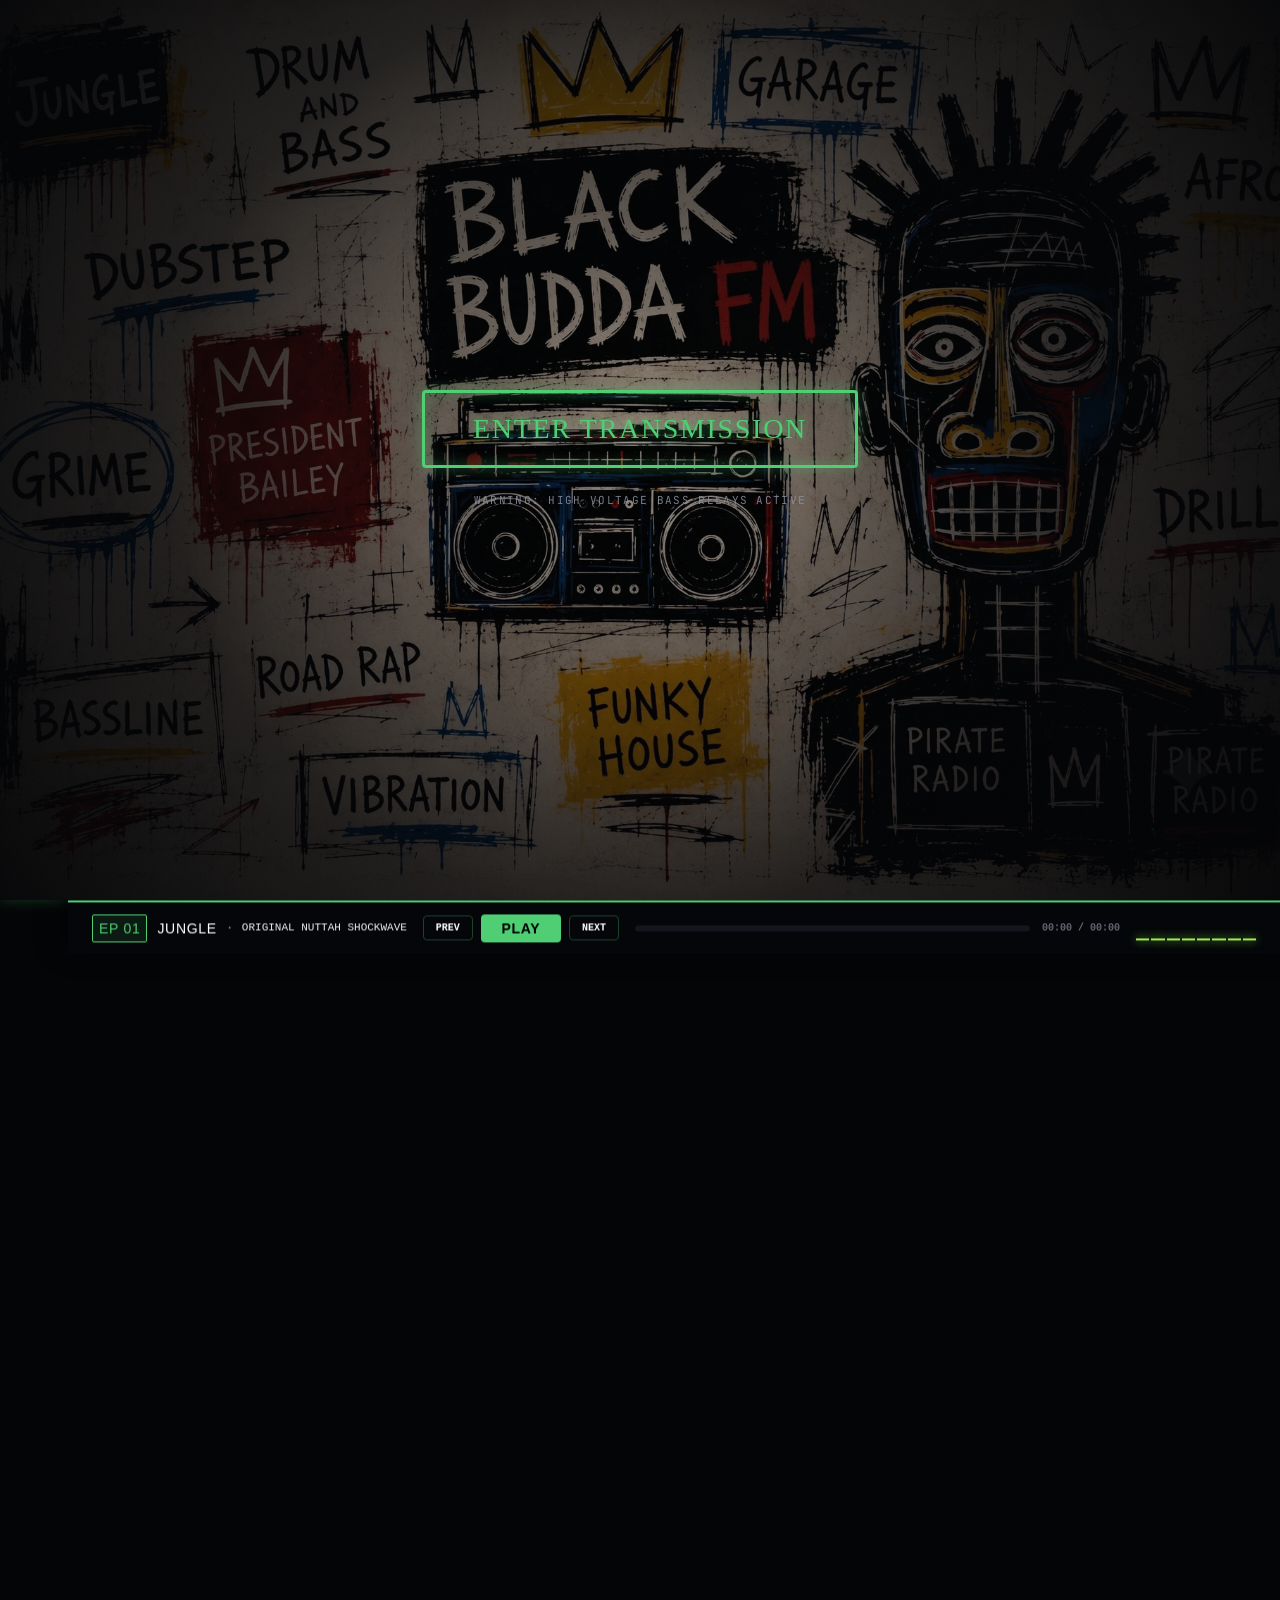
<file: test/index-side-rail-sonar.html>
<!DOCTYPE html>
<html lang="en">

<head>
  <meta charset="utf-8">
  <meta name="viewport" content="width=device-width, initial-scale=1.0">
  <meta name="view-transition" content="same-origin">
  <title>BLACK BUDDHA FM | Bass Culture. Black Britain.</title>

  <!-- Primary SEO Meta Tags -->
  <meta name="description"
    content="Black Buddha FM is a pirate radio archive preserving and documenting Black British music culture from Jungle and Drum & Bass to UK Garage, Grime, Dubstep, and beyond.">
  <meta name="keywords"
    content="pirate radio, black british music, bass culture, jungle, drum and bass, uk garage, grime, dubstep, uk drill, afroswing">
  <link rel="canonical" href="https://blackbuddhafm.com/">

  <!-- Open Graph / Facebook -->
  <meta property="og:type" content="website">
  <meta property="og:url" content="https://blackbuddhafm.com/">
  <meta property="og:title" content="BLACK BUDDHA FM | Bass Culture. Black Britain.">
  <meta property="og:description"
    content="A pirate radio archive documenting the sounds, stories and movements that shaped Black British music culture.">
  <meta property="og:image" content="https://blackbuddhafm.com/images/logo.webp">

  <!-- Twitter -->
  <meta property="twitter:card" content="summary_large_image">
  <meta property="twitter:url" content="https://blackbuddhafm.com/">
  <meta property="twitter:title" content="BLACK BUDDHA FM | Bass Culture. Black Britain.">
  <meta property="twitter:description"
    content="A pirate radio archive documenting the sounds, stories and movements that shaped Black British music culture.">
  <meta property="twitter:image" content="https://blackbuddhafm.com/images/logo.webp">

  <!-- Crisp Vector SVG Favicon -->
  <link rel="icon" type="image/svg+xml"
    href="data:image/svg+xml,<svg xmlns=%22http://www.w3.org/2000/svg%22 viewBox=%220 0 100 100%22><circle cx=%2250%22 cy=%2250%22 r=%2248%22 fill=%22%23000%22 stroke=%22%23ff00ff%22 stroke-width=%224%22/><text x=%2250%25%22 y=%2250%25%22 dominant-baseline=%22middle%22 text-anchor=%22middle%22 font-size=%2250%22 font-family=%22sans-serif%22 font-weight=%22bold%22 fill=%22%2339FF14%22>BB</text></svg>">

  <!-- MusicPlaylist Structured JSON-LD Schema -->
  <script type="application/ld+json">
  {
    "@context": "https://schema.org",
    "@type": "MusicPlaylist",
    "name": "BLACK BUDDHA FM",
    "url": "https://blackbuddhafm.com/",
    "image": "https://blackbuddhafm.com/images/logo.webp",
    "description": "A pirate radio archive documenting the sounds, stories and movements that shaped Black British music culture."
  }
  </script>

  <link rel="preconnect" href="https://fonts.googleapis.com">
  <link rel="preconnect" href="https://fonts.gstatic.com" crossorigin>
  <link rel="preload" as="style"
    href="https://fonts.googleapis.com/css2?family=Archivo+Black&family=Archivo:ital,wght@0,400;0,500;0,600;0,700;1,400;1,600&family=JetBrains+Mono:ital,wght@0,400;0,500;0,700;1,400&family=Permanent+Marker&display=swap"
    onload="this.onload=null;this.rel='stylesheet'">
  <noscript>
    <link
      href="https://fonts.googleapis.com/css2?family=Archivo+Black&family=Archivo:ital,wght@0,400;0,500;0,600;0,700;1,400;1,600&family=JetBrains+Mono:ital,wght@0,400;0,500;0,700;1,400&family=Permanent+Marker&display=swap"
      rel="stylesheet">
  </noscript>

  <link rel="stylesheet" href="../critical.css?v=1.8">
  <link rel="preload" href="../styles.css?v=2.9" as="style" onload="this.onload=null;this.rel='stylesheet'">
  <noscript>
    <link rel="stylesheet" href="../styles.css?v=2.9">
  </noscript>

  <!-- Analytics scaffold — no account wired up yet.
       Swap in your real domain once you set one up (Plausible shown
       here as a privacy-friendly, no-cookie-banner default; drop in
       GA4 or GoatCounter instead if you prefer). -->
  <!-- <script defer data-domain="blackbuddhafm.com" src="https://plausible.io/js/script.js"></script> -->
</head>

<body class="theme-ep01 splash-active theme-ep01">
  <div class="crt"></div>

  <!-- SPLASH SCREEN OVERLAY -->
  <div id="splash-screen" class="splash-screen">
    <div class="splash-overlay"></div>
    <div class="splash-content">
      <button class="splash-btn" onclick="enterStation();" aria-label="Enter Broadcast Transmission">
        <span class="btn-cap">ENTER TRANSMISSION</span>
      </button>
      <p class="splash-sub">WARNING: HIGH VOLTAGE BASS RELAYS ACTIVE</p>
    </div>
  </div>

  <script>
    function enterStation() {
      const splash = document.getElementById('splash-screen');
      if (!splash) return;

      splash.classList.add('fade-out');
      document.body.classList.remove('splash-active');

      // Try to initialize and play radio
      if (typeof window.playPart === 'function') {
        window.playPart(window.currentPart || 1);
        if (window.audioCtx && window.staticGain) {
          try {
            const t = window.audioCtx.currentTime;
            window.staticGain.gain.setValueAtTime(0.4, t);
            window.staticGain.gain.exponentialRampToValueAtTime(0.01, t + 0.5);
          } catch (e) {
            console.warn(e);
          }
        }
      } else {
        // Flag to play when player.js loads
        window.shouldAutoPlayOnLoad = true;
      }

      setTimeout(() => {
        splash.remove();
      }, 800);
    }
  </script>

  <!-- TICKER — TEST: Tactical Sonar Radar Vertical Side Rail -->
  <div class="side-rail sonar-side-rail" id="side-rail">
    <!-- Option 01: Split-Tone Cassette Spine Block Logo -->
    <div class="sonar-rail-header" onclick="selectStation(0)" title="Black Buddha FM">
      <div class="logo-split-badge sonar-rail-logo">
        <span class="split-top">BB</span>
        <span class="split-bot">FM</span>
      </div>
      <div class="sonar-rail-lamp" title="On air transmission"></div>
    </div>

    <!-- Oblong Tactical Radar Scope -->
    <div class="sonar-radar-wrap">
      <div class="sonar-radar-disc" id="sonar-radar-disc" title="Tactical Sonar Radar — Click beacons to tune">
        <div class="sonar-ring r1"></div>
        <div class="sonar-ring r2"></div>
        <div class="sonar-ring r3"></div>
        <div class="sonar-ring r4"></div>
        <div class="sonar-cross-h"></div>
        <div class="sonar-cross-v"></div>
        <div class="sonar-radar-sweep"></div>
        <!-- 10 Plotted Transmitter Beacons injected by JS -->
        <div id="sonar-beacons-container"></div>
      </div>

      <!-- Original Idea: Vertical Transit Line (BMV V4) -->
      <div class="v4-line-wrap" id="v4LineWrap" title="Vertical Transit Line — Click stop to tune">
        <div class="v4-line"></div>
        <div class="v4-line-fill" id="v4LineFill"></div>
        <div class="v4-stops" id="v4Stops"></div>
      </div>

      <!-- Real-Time Telemetry & Coordinates -->
      <div class="sonar-rail-telemetry">
        <span class="sonar-rail-coord" id="sonar-coord-text">51.54°N / E8</span>
        <span class="sonar-rail-freq" id="sonar-freq-text">88.9 MHZ</span>
      </div>
    </div>

    <!-- Theme Toggle Switch Button -->
    <button class="ticker-util-btn sonar-rail-util-btn sonar-rail-toggle-btn" id="theme-toggle-btn" onclick="toggleLightMode()" aria-pressed="false" title="Switch to light mode" aria-label="Toggle light and dark theme mode">
      <span class="sonar-toggle-track">
        <span class="sonar-toggle-thumb">
          <span class="sonar-toggle-icon" id="sonar-toggle-icon">☾</span>
        </span>
      </span>
      <span class="sonar-toggle-label" id="sonar-toggle-label">DARK</span>
    </button>
  </div>

  <style>
    /* ═══ TACTICAL SONAR RADAR SIDE RAIL OVERRIDE ═══ */
    :root { --header-height: 0px; --rail-width: 68px; }
    html { overflow-x: hidden; overflow-y: auto !important; height: auto !important; }
    body { padding-top: 0 !important; padding-left: var(--rail-width) !important; overflow-x: hidden !important; overflow-y: auto !important; height: auto !important; min-height: 100vh; }
    #persistent-player { left: var(--rail-width) !important; }

    .sonar-side-rail {
      position: fixed;
      top: 0; left: 0; bottom: 0;
      width: var(--rail-width);
      background: #07090c;
      border-right: 2px solid var(--theme-primary);
      display: flex;
      flex-direction: column;
      align-items: center;
      padding: 14px 0;
      gap: 12px;
      z-index: 500;
      box-shadow: 0 0 14px rgba(var(--theme-primary-rgb), 0.25);
      transition: border-color 0.3s ease, box-shadow 0.3s ease;
      user-select: none;
    }
    .sonar-rail-header { display: flex; flex-direction: column; align-items: center; gap: 6px; cursor: pointer; padding: 2px 0; }
    
    /* Option 01: Split-Tone Cassette Spine Block */
    .logo-split-badge {
      display: flex;
      flex-direction: column;
      align-items: center;
      width: 36px;
      border-radius: 4px;
      border: 1.5px solid var(--theme-primary);
      overflow: hidden;
      background: #030406;
      box-shadow: 0 0 8px rgba(var(--theme-primary-rgb), 0.3);
      cursor: pointer;
      transition: border-color 0.3s ease, box-shadow 0.3s ease, transform 0.2s ease;
      user-select: none;
    }
    .sonar-rail-header:hover .logo-split-badge {
      box-shadow: 0 0 14px var(--theme-primary);
      transform: scale(1.06);
    }
    .logo-split-badge .split-top {
      font-family: var(--font-display, 'Archivo Black', sans-serif);
      font-size: 13px;
      font-weight: 900;
      color: var(--theme-primary);
      line-height: 1;
      padding: 4px 0 2px;
      letter-spacing: 0.05em;
      text-shadow: 0 0 6px rgba(var(--theme-primary-rgb), 0.4);
      transition: color 0.3s ease;
    }
    .logo-split-badge .split-bot {
      width: 100%;
      background: var(--theme-primary);
      color: #05070a;
      font-family: var(--font-mono, monospace);
      font-size: 8.5px;
      font-weight: 900;
      line-height: 1;
      padding: 2.5px 0;
      text-align: center;
      letter-spacing: 0.12em;
      transition: background-color 0.3s ease;
    }
    [data-theme="light"] .logo-split-badge {
      background: #0a0d12;
    }

    .sonar-rail-lamp { width: 7px; height: 7px; border-radius: 50%; background: #ff3333; box-shadow: 0 0 7px #ff3333; animation: lampFlicker 3.5s infinite; }
    @keyframes lampFlicker { 0%, 100% { opacity: 1; filter: drop-shadow(0 0 4px #ff3333); } 48% { opacity: 1; } 50% { opacity: 0.4; } 52% { opacity: 1; } 82% { opacity: 0.7; } 84% { opacity: 1; } }

    .sonar-radar-wrap { flex: 1; width: 100%; display: flex; flex-direction: column; align-items: center; justify-content: space-between; position: relative; padding: 4px 0; min-height: 0; }
    .sonar-radar-disc { width: 54px; height: 165px; position: relative; border-radius: 27px; border: 1px solid rgba(var(--theme-primary-rgb), 0.35); background: radial-gradient(circle at 50% 50%, rgba(var(--theme-primary-rgb), 0.08), #020503); overflow: hidden; box-shadow: inset 0 0 10px rgba(0, 0, 0, 0.9); cursor: crosshair; flex-shrink: 0; }
    .sonar-ring { position: absolute; top: 50%; left: 50%; transform: translate(-50%, -50%); border-radius: 50%; border: 1px dashed rgba(var(--theme-primary-rgb), 0.22); pointer-events: none; }
    .sonar-ring.r1 { width: 22px; height: 22px; } .sonar-ring.r2 { width: 46px; height: 46px; } .sonar-ring.r3 { width: 80px; height: 80px; } .sonar-ring.r4 { width: 124px; height: 124px; }

    /* Sequential Sonar Ring Pulse */
    .sonar-radar-disc.pulsing .sonar-ring { animation: ringPulse 0.9s ease-out; }
    .sonar-radar-disc.pulsing .sonar-ring.r1 { animation-delay: 0s; }
    .sonar-radar-disc.pulsing .sonar-ring.r2 { animation-delay: 0.08s; }
    .sonar-radar-disc.pulsing .sonar-ring.r3 { animation-delay: 0.16s; }
    .sonar-radar-disc.pulsing .sonar-ring.r4 { animation-delay: 0.24s; }

    @keyframes ringPulse {
      0%   { border-color: rgba(var(--theme-primary-rgb), 0.9); box-shadow: 0 0 6px rgba(var(--theme-primary-rgb), 0.6); }
      100% { border-color: rgba(var(--theme-primary-rgb), 0.22); box-shadow: none; }
    }

    /* Original Idea: Vertical Transit Line (BMV V4) — Shifted Left */
    .v4-line-wrap {
      width: 100%;
      height: 315px;
      min-height: 315px;
      max-height: 330px;
      position: relative;
      margin: 10px 0 6px;
      flex-shrink: 0;
    }
    .v4-line {
      position: absolute;
      top: 4px; bottom: 4px; left: 12px;
      width: 2px;
      background: var(--line, #2B2E34);
      transform: translateX(-50%);
    }
    .v4-line-fill {
      position: absolute;
      top: 4px; left: 12px;
      width: 2px;
      background: var(--theme-primary);
      transform: translateX(-50%);
      transition: height 0.4s cubic-bezier(0.16, 1, 0.3, 1), background 0.3s ease;
      box-shadow: 0 0 8px var(--theme-primary);
    }
    .v4-stops {
      position: relative;
      width: 100%;
      height: 100%;
    }
    .v4-stop {
      position: absolute;
      left: 12px;
      transform: translate(-50%, -50%);
      width: 6.5px; height: 6.5px;
      border-radius: 50%;
      background: var(--surface, #111316);
      border: 1.2px solid var(--muted, #8C92A0);
      cursor: pointer;
      transition: all 0.2s ease;
      z-index: 5;
    }
    .v4-stop:hover {
      border-color: #fff;
      transform: translate(-50%, -50%) scale(1.4);
      background: #fff;
    }
    .v4-stop.active {
      background: var(--theme-primary);
      border-color: #fff;
      width: 9px; height: 9px;
      box-shadow: 0 0 10px var(--theme-primary);
    }
    .v4-stop-tag {
      position: absolute;
      left: 9px; top: 50%;
      transform: translateY(-50%);
      font-family: var(--font-mono, monospace);
      font-size: 7px;
      font-weight: 800;
      color: var(--theme-primary);
      letter-spacing: 0.03em;
      line-height: 1;
      white-space: nowrap;
      text-transform: uppercase;
      text-shadow: 0 0 6px rgba(var(--theme-primary-rgb), 0.6);
      max-width: 44px;
      overflow: hidden;
      pointer-events: none;
    }
    .sonar-cross-h { position: absolute; top: 50%; left: 0; right: 0; height: 1px; background: rgba(var(--theme-primary-rgb), 0.15); pointer-events: none; }
    .sonar-cross-v { position: absolute; left: 50%; top: 0; bottom: 0; width: 1px; background: rgba(var(--theme-primary-rgb), 0.15); pointer-events: none; }
    .sonar-radar-sweep { position: absolute; inset: -50%; background: conic-gradient(from 0deg at 50% 50%, rgba(var(--theme-primary-rgb), 0.45) 0deg, rgba(var(--theme-primary-rgb), 0.1) 45deg, transparent 90deg, transparent 360deg); border-radius: 50%; animation: radarScan 3.5s linear infinite; pointer-events: none; }
    @keyframes radarScan { from { transform: rotate(0deg); } to { transform: rotate(360deg); } }

    .sonar-beacon-dot { position: absolute; width: 6px; height: 6px; border-radius: 50%; background: rgba(255, 255, 255, 0.4); transform: translate(-50%, -50%); cursor: pointer; transition: all 0.2s ease; z-index: 5; }
    .sonar-beacon-dot:hover { transform: translate(-50%, -50%) scale(1.6); background: #fff; }
    .sonar-beacon-dot.active { background: var(--theme-primary); box-shadow: 0 0 8px var(--theme-primary); z-index: 10; }
    .sonar-beacon-dot.active::after { content: ''; position: absolute; inset: -4px; border-radius: 50%; border: 1px solid var(--theme-primary); animation: beaconPing 1.6s ease-out infinite; }
    @keyframes beaconPing { 0% { transform: scale(0.8); opacity: 1; } 100% { transform: scale(3); opacity: 0; } }

    .sonar-rail-telemetry {
      writing-mode: vertical-rl;
      font-family: var(--font-mono, monospace);
      font-size: 8.5px;
      font-weight: 700;
      letter-spacing: 0.14em;
      color: var(--muted, #8C92A0);
      text-transform: uppercase;
      display: flex;
      align-items: center;
      justify-content: center;
      text-align: center;
      gap: 10px;
      margin: 8px auto 0;
      width: 100%;
    }
    .sonar-rail-coord,
    .sonar-rail-freq {
      display: block;
      text-align: center;
      margin: 0 auto;
      transition: color 0.3s ease;
    }
    .sonar-rail-coord { color: var(--theme-primary); letter-spacing: 0.16em; }
    .sonar-rail-freq { color: var(--silver, #EEF0F4); opacity: 0.85; }
    
    /* Toggle switch design for theme button */
    .sonar-rail-toggle-btn {
      width: 44px;
      height: auto;
      display: flex;
      flex-direction: column;
      align-items: center;
      gap: 3px;
      background: transparent;
      border: none;
      padding: 2px 0;
      cursor: pointer;
      flex-shrink: 0;
      user-select: none;
    }
    .sonar-toggle-track {
      width: 36px;
      height: 18px;
      border-radius: 9px;
      background: rgba(0, 0, 0, 0.65);
      border: 1px solid rgba(var(--theme-primary-rgb), 0.4);
      display: flex;
      align-items: center;
      padding: 1.5px;
      box-sizing: border-box;
      transition: all 0.3s ease;
      box-shadow: inset 0 1px 3px rgba(0, 0, 0, 0.7);
    }
    .sonar-toggle-thumb {
      width: 13px;
      height: 13px;
      border-radius: 50%;
      background: var(--theme-primary);
      color: #040507;
      display: flex;
      align-items: center;
      justify-content: center;
      transform: translateX(0);
      transition: transform 0.25s cubic-bezier(0.4, 0, 0.2, 1), background-color 0.3s ease, color 0.3s ease;
      box-shadow: 0 0 5px rgba(var(--theme-primary-rgb), 0.5);
    }
    .sonar-toggle-icon {
      font-size: 8px;
      font-weight: 800;
      line-height: 1;
    }
    [data-theme="light"] .sonar-toggle-track,
    .sonar-rail-toggle-btn[aria-pressed="true"] .sonar-toggle-track {
      background: rgba(255, 255, 255, 0.25);
      border-color: var(--theme-primary);
    }
    [data-theme="light"] .sonar-toggle-thumb,
    .sonar-rail-toggle-btn[aria-pressed="true"] .sonar-toggle-thumb {
      transform: translateX(18px);
      background: #ffb703;
      color: #000;
      box-shadow: 0 0 6px rgba(255, 183, 3, 0.8);
    }
    .sonar-toggle-label {
      font-family: var(--font-mono, monospace);
      font-size: 7px;
      font-weight: 700;
      letter-spacing: 0.1em;
      color: var(--muted, #8C92A0);
      text-transform: uppercase;
      transition: color 0.2s ease;
    }
    .sonar-rail-toggle-btn:hover .sonar-toggle-track {
      border-color: var(--theme-primary);
      box-shadow: 0 0 6px rgba(var(--theme-primary-rgb), 0.35);
    }
    .sonar-rail-toggle-btn:hover .sonar-toggle-label {
      color: var(--theme-primary);
    }

    @media (max-width: 480px) {
      :root { --rail-width: 48px; }
      body { padding-left: 48px !important; }
      #persistent-player { left: 48px !important; }
      .logo-split-badge { width: 30px; }
      .logo-split-badge .split-top { font-size: 11px; padding: 3px 0 1px; }
      .logo-split-badge .split-bot { font-size: 7.5px; padding: 1.5px 0; }
      .sonar-radar-disc { width: 42px; height: 130px; border-radius: 21px; }
      .sonar-toggle-track { width: 32px; height: 16px; }
      .sonar-toggle-thumb { width: 11px; height: 11px; }
      [data-theme="light"] .sonar-toggle-thumb,
      .sonar-rail-toggle-btn[aria-pressed="true"] .sonar-toggle-thumb {
        transform: translateX(15px);
      }
    }
  </style>

  <main>
        <!-- HERO SECTION -->
    <section class="hero" id="hero">
      <div class="hero-left">
        <p class="hero-tagline">Preserving Black British Music Culture</p>
        <h1 class="hero-title">BLACK<br><em>BUDDHA</em><br>FM</h1>
        <p class="hero-desc">A living archive documenting the sounds, stories and movements that shaped Black British music culture.</p>
        <a class="btn-primary" id="hero-play-btn" href="#console-card" onclick="scrollToTunerDeck(event);" style="width: fit-content; text-decoration: none; cursor: pointer;">
          <svg width="14" height="14" viewBox="0 0 24 24" fill="currentColor">
            <path d="M8 5v14l11-7z" />
          </svg>
          LISTEN NOW
        </a>
        <span class="hero-live-badge">LIVE FROM LONDON</span>
      </div>
    </section>

    <!-- ════════════════════════════════════════════════════════════════════════
         BLACK BUDDHA FM DUAL-EPISODE CONSOLE DECK
         ════════════════════════════════════════════════════════════════════════ -->
    <div class="main-container">
      <div class="console-card" id="console-card">
<section class="tuner-top">
        <div class="tuner-top-header">
          <div class="tuner-title-block">
            <span class="tuner-accent-bar"></span>
            <h2 class="tuner-title">PIRATE FREQUENCIES</h2>
          </div>
          <div class="tuner-header-right">
            <div class="tuner-meta-right" id="tuner-meta-right">
              <span>CHAPTER <span id="meta-ep-num">01/10</span> — <span id="meta-freq" class="meta-freq-accent">88.9 MHZ</span> — <span class="meta-signal-badge">SIGNAL 100%</span></span>
            </div>
            <button class="btn-scan" id="btn-scan" onclick="scanRandomChapter()" title="Scan to a random chapter">⟲ SCAN</button>
          </div>
        </div>

        <!-- Ruler Dial with Needle -->
        <div class="dial-container" id="dial-container" onpointerdown="handleDialPointerDown(event)" onpointermove="handleDialPointerMove(event)" onpointerup="handleDialPointerUp(event)" onpointercancel="handleDialPointerUp(event)" onkeydown="handleDialKeydown(event)" role="slider" tabindex="0" aria-label="Tune to a genre frequency — drag freely or use arrow keys" aria-valuemin="1" aria-valuemax="10" aria-valuenow="1">
          <div class="dial-ruler-line">
            <div class="dial-ticks" id="dial-ticks">
              <!-- Generated dynamically in JS -->
            </div>
            <div class="dial-needle" id="dial-needle" style="left: 45%;"></div>
          </div>

          <!-- Station Nodes Row -->
          <div class="dial-stations-row" id="dial-stations-row">
            <!-- Generated from STATIONS data -->
          </div>
        </div>

        <div class="tuner-divider"></div>
      </section>
<section class="transmission-grid">
        
        <!-- LEFT: MAGAZINE COVER PLATE -->
        <div class="mag-column">
          <div class="mag-cover-card" id="mag-cover-card">
            <div class="mag-stripes-bg"></div>
            <img src="../images/Jungle Magazine.webp" alt="Jungle chapter magazine cover — Chapter 01, Episode 1" class="mag-real-img" id="mag-real-img" width="900" height="1200" onerror="this.style.opacity='0'"/>
            
            <div class="mag-issue-badge" id="mag-issue-badge">CHAPTER 01 — EPISODE 1</div>
            </div>

          <button class="btn-open-mag" id="btn-open-mag" onclick="openActiveMagazine()">
            OPEN MAGAZINE
          </button>

          <div class="mag-secondary-actions">
            <button class="btn-secondary-action" id="btn-share-chapter" onclick="shareCurrentChapter()">SHARE</button>
          </div>
        </div>

        <!-- RIGHT: TRANSMISSION DETAILS & DECK -->
        <div class="tx-column">
          <div class="tx-top-meta">
            <div class="tx-chapter-tag" id="tx-chapter-tag">
              <span id="tx-chapter-text">TRANSMISSION EP 01.1 — 1991–1993</span>
              <span class="tx-genre-pill" id="tx-genre-pill">JUNGLE</span>
            </div>

            <!-- DUAL EPISODE PART SELECTOR BUTTONS -->
            <div class="episode-part-switcher" role="group" aria-label="Episode Switcher for current frequency">
              <button class="part-btn active" id="btn-part-1" onclick="setEpisodePart(1)">
                <span>●</span> EPISODE 1
              </button>
              <button class="part-btn" id="btn-part-2" onclick="setEpisodePart(2)">
                <span>●</span> EPISODE 2
              </button>
            </div>
          </div>

                    <h2 class="tx-title" id="tx-title">EP 01 <span class="title-genre-highlight" id="title-genre-highlight">JUNGLE</span>: THE BIRTH OF JUNGLE</h2>

                    <!-- ACTIONS & PLAY DECK (MOVED ABOVE HOST ROW) -->
          <div class="tx-actions-row">
            <div class="player-controls-line">
              <button class="btn-tune-play" id="btn-tune-play" onclick="togglePlayActiveTrack()">
                <span id="play-text">TUNE IN & PLAY EPISODE 1</span>
              </button>

              <!-- Switch Episode Toggle Button -->
              <button class="btn-switch-episode" id="btn-switch-episode" onclick="toggleCurrentPart()" title="Switch to Episode 2 on this frequency">
                <span id="switch-btn-icon">⇄</span>
                <span id="switch-btn-text">SWITCH TO EPISODE 2</span>
              </button>

              <div class="tx-timecode" id="tx-timecode">
                <span class="timecode-live-dot"></span>
                <span id="timecode-display">00:00 / 52:14</span>
              </div>

              <div class="mini-wave" id="mini-wave">
                <div class="mini-wave-bar"></div>
                <div class="mini-wave-bar"></div>
                <div class="mini-wave-bar"></div>
                <div class="mini-wave-bar"></div>
              </div>
            </div>

            <!-- Interactive Player Scrubber Bar -->
            <div class="tx-scrubber-wrapper" id="tx-scrubber-wrapper">
              <span class="scrub-time-current" id="scrub-time-current">00:00</span>
              <div class="scrubber-track" id="scrubber-track" onclick="handleScrubberClick(event)">
                <div class="scrubber-buffered" id="scrubber-buffered" style="width: 100%;"></div>
                <div class="scrubber-progress" id="scrubber-progress" style="width: 0%;">
                  <div class="scrubber-thumb" id="scrubber-thumb"></div>
                </div>
              </div>
              <span class="scrub-time-total" id="scrub-time-total">52:14</span>
            </div>
          </div>

          <!-- HOST & LOCATION ROW -->
          <div class="tx-host-row">
            <div class="host-left">
              <span class="host-dot"></span>
              <span>HOST</span>
              <span class="host-name-tag" id="tx-host-name">DJ PRESIDENT BAILEY</span>
            </div>
            <div id="tx-location-tag" style="display:flex; align-items:center; flex-wrap: wrap; row-gap: 4px;">
              <span>BLACK BUDDHA HQ — HACKNEY, LONDON</span>
              <span class="host-tech-badge" id="host-tech-badge">88.9 FM</span>
            </div>
          </div>

                    <!-- VELVET ROOM UNDERGROUND SPOTLIGHT ESSAY BOX -->
          <div class="tx-desc-wrapper" id="tx-desc-wrapper">
            <p id="tx-desc-box">Before Jungle had a name, breakbeat hardcore was mutating in London bedrooms and pirate radio studios. This episode traces the exact moment reggae sound-system culture collided with sped-up breaks, sampler trickery and dub-heavy bass to invent something entirely new. From Lennie De Ice's ground-zero blueprint to Deep Blue's futuristic sound design, these ten tracks capture Jungle finding its own identity between 1991 and 1993 — raw, inventive, and built to move a sound system.</p>
          </div>

          <!-- SELECTOR'S DESK — hidden unless a chapter has a selectorNote in its data -->
          <div class="selector-desk" id="selector-desk-wrapper" style="display:none;">
            <div class="selector-desk-label">FROM THE SELECTOR'S DESK</div>
            <p class="selector-desk-text" id="selector-desk-text"></p>
          </div>

          <!-- Micro Chips Row -->
          <div class="tx-chips-row" id="tx-chips-row">
            <span class="tx-chip">160 BPM</span>
            <span class="tx-chip">AMEN BREAK</span>
            <span class="tx-chip">RAGGA</span>
            <span class="tx-chip">PIRATE RADIO</span>
            <span class="tx-chip">SOUND SYSTEM</span>
          </div>

          <!-- KEY TRACKS & DUBPLATES DROPDOWN BUTTON -->
          <div class="tracks-section">
            <button class="tracks-dropdown-toggle" id="tracks-dropdown-toggle" aria-expanded="false" onclick="toggleTracksDropdown()" aria-label="Toggle Key Tracks and Dubplates list">
              <div class="toggle-left">
                <span class="tracks-tag-pill"></span>
                <span id="tracks-heading-text">KEY TRACKS & DUBPLATES — EPISODE 1</span>
                <span class="toggle-count-badge" id="toggle-count-badge">(10 TRACKS)</span>
              </div>
              <span class="toggle-chevron" id="toggle-chevron">▼</span>
            </button>

            <!-- Collapsible Track List Container -->
            <div class="tracks-collapsible-wrapper collapsed" id="tracks-collapsible-wrapper">
                            <div class="tracks-list-container" id="tracks-list-container">
                <div class="track-row-item">
                  <div class="track-left-meta">
                    <span class="track-row-num">01</span>
                    <span class="track-row-title">Lennie De Ice — We Are I.E. (1991)</span>
                  </div>
                  <span class="track-chip-badge">REEL 2 REEL</span>
                </div>
                <div class="track-row-item">
                  <div class="track-left-meta">
                    <span class="track-row-num">02</span>
                    <span class="track-row-title">A Guy Called Gerald — 28 Gun Bad Boy (1992)</span>
                  </div>
                  <span class="track-chip-badge">JUICE BOX</span>
                </div>
                <div class="track-row-item">
                  <div class="track-left-meta">
                    <span class="track-row-num">03</span>
                    <span class="track-row-title">SL2 — On a Ragga Tip (1992)</span>
                  </div>
                  <span class="track-chip-badge">XL RECORDINGS</span>
                </div>
                <div class="track-row-item">
                  <div class="track-left-meta">
                    <span class="track-row-num">04</span>
                    <span class="track-row-title">Rufige Kru (Goldie) — Terminator (1992)</span>
                  </div>
                  <span class="track-chip-badge">REINFORCED</span>
                </div>
                <div class="track-row-item">
                  <div class="track-left-meta">
                    <span class="track-row-num">05</span>
                    <span class="track-row-title">LTJ Bukem — Demon's Theme (1992)</span>
                  </div>
                  <span class="track-chip-badge">GOOD LOOKING</span>
                </div>
                <div class="track-row-item">
                  <div class="track-left-meta">
                    <span class="track-row-num">06</span>
                    <span class="track-row-title">Origin Unknown — Valley of the Shadows (1993)</span>
                  </div>
                  <span class="track-chip-badge">RAM RECORDS</span>
                </div>
                <div class="track-row-item">
                  <div class="track-left-meta">
                    <span class="track-row-num">07</span>
                    <span class="track-row-title">Hyper-On Experience (Foul Play Remix) — Lord of the Null Lines (1993)</span>
                  </div>
                  <span class="track-chip-badge">MOVING SHADOW</span>
                </div>
                <div class="track-row-item">
                  <div class="track-left-meta">
                    <span class="track-row-num">08</span>
                    <span class="track-row-title">Omni Trio (Foul Play Remix) — Renegade Snares (1993)</span>
                  </div>
                  <span class="track-chip-badge">MOVING SHADOW</span>
                </div>
                <div class="track-row-item">
                  <div class="track-left-meta">
                    <span class="track-row-num">09</span>
                    <span class="track-row-title">Krome & Time — The Slammer (1993)</span>
                  </div>
                  <span class="track-chip-badge">SUBURBAN BASE</span>
                </div>
                <div class="track-row-item">
                  <div class="track-left-meta">
                    <span class="track-row-num">10</span>
                    <span class="track-row-title">Deep Blue — The Helicopter Tune (1993)</span>
                  </div>
                  <span class="track-chip-badge">MOVING SHADOW</span>
                </div>
              </div>
            </div>
          </div>

          <div class="next-chapter-row" id="next-chapter-row">
            <button class="btn-next-chapter" id="btn-next-chapter" onclick="goToNextChapter()">
              <span>NEXT CHAPTER</span>
              <span id="next-chapter-label" class="next-chapter-label">DRUM &amp; BASS →</span>
            </button>
          </div>

          </div>
      </section>
      </div>
    </div>

  </main>

  <!-- Hidden mount referenced by inline script for signal badge text updates -->
  <div style="display: none;">
    <div id="signal-badge-text"></div>
  </div>

  <!-- MAGAZINE BOOKLET MODAL (Interactive reader) -->
  <div class="magazine-modal-overlay" id="magazine-modal" role="dialog" aria-modal="true" aria-label="Magazine Archive Booklet" style="display: none;">
    <div class="magazine-modal-content">
      <button class="magazine-close-btn" id="magazine-close-btn" aria-label="Close magazine reader">CLOSE ARCHIVE [ESC]</button>
      <div class="booklet-scroll-container">
        <div class="booklet-container" id="booklet-container">
          <!-- Dynamically populated 2-page spreads by magazine.js -->
        </div>
      </div>
      <div class="booklet-nav-controls" style="display: flex; justify-content: space-between; align-items: center; margin-top: 16px;">
        <button class="btn-tab" id="booklet-prev-btn" style="background: #111; border: 1px solid #333; color: #fff; padding: 6px 16px; cursor: pointer;">&larr; PREVIOUS</button>
        <span class="booklet-page-indicator" id="booklet-page-indicator" style="font-family: monospace; font-size: 11px; color: var(--theme-primary); font-weight: bold;">PAGE 1 / 4</span>
        <button class="btn-tab" id="booklet-next-btn" style="background: #111; border: 1px solid #333; color: #fff; padding: 6px 16px; cursor: pointer;">NEXT &rarr;</button>
      </div>
    </div>
  </div>

  <script src="../magazine.js" defer></script>
  

  <script>

    const STATIONS = [
  {
    "epNum": "01",
    "genre": "JUNGLE",
    "freq": 88.9,
    "location": "Hackney, London",
    "cardImg": "../images/Jungle Magazine.webp",
    "hostName": "DJ PRESIDENT BAILEY",
    "ep1": {
      "title": "The Birth of Jungle",
      "selectorNote": "Lennie De Ice's ‘We Are I.E.’ is the one I always come back to — that's the moment breakbeat hardcore stopped being sped-up reggae and became something nobody had a name for yet. If you've only got time for one track this chapter, make it ‘Terminator.’ Goldie chopping the Amen that hard, that early, still sounds like a threat.",
      "subtitle": "THE BIRTH OF JUNGLE \u00b7 BREAKBEAT HARDCORE & RAGGA ROOTS",
      "era": "1991\u20131993",
      "desc": "Before Jungle had a name, breakbeat hardcore was mutating in London bedrooms and pirate radio studios. This episode traces the exact moment reggae sound-system culture collided with sped-up breaks, sampler trickery and dub-heavy bass to invent something entirely new. From Lennie De Ice's ground-zero blueprint to Deep Blue's futuristic sound design, these ten tracks capture Jungle finding its own identity between 1991 and 1993 \u2014 raw, inventive, and built to move a sound system.",
      "chips": [
        "160 BPM",
        "AMEN BREAK",
        "RAGGA",
        "PIRATE RADIO",
        "SOUND SYSTEM"
      ],
      "duration": "52:14",
      "audio": "../audio/episode-01-1.mp3",
      "tracks": [
        {
          "title": "Lennie De Ice \u2014 We Are I.E. (1991)",
          "tag": "REEL 2 REEL"
        },
        {
          "title": "A Guy Called Gerald \u2014 28 Gun Bad Boy (1992)",
          "tag": "JUICE BOX"
        },
        {
          "title": "SL2 \u2014 On a Ragga Tip (1992)",
          "tag": "XL RECORDINGS"
        },
        {
          "title": "Rufige Kru (Goldie) \u2014 Terminator (1992)",
          "tag": "REINFORCED"
        },
        {
          "title": "LTJ Bukem \u2014 Demon's Theme (1992)",
          "tag": "GOOD LOOKING"
        },
        {
          "title": "Origin Unknown \u2014 Valley of the Shadows (1993)",
          "tag": "RAM RECORDS"
        },
        {
          "title": "Hyper-On Experience (Foul Play Remix) \u2014 Lord of the Null Lines (1993)",
          "tag": "MOVING SHADOW"
        },
        {
          "title": "Omni Trio (Foul Play Remix) \u2014 Renegade Snares (1993)",
          "tag": "MOVING SHADOW"
        },
        {
          "title": "Krome & Time \u2014 The Slammer (1993)",
          "tag": "SUBURBAN BASE"
        },
        {
          "title": "Deep Blue \u2014 The Helicopter Tune (1993)",
          "tag": "MOVING SHADOW"
        }
      ]
    },
    "ep2": {
      "title": "Jungle Takes Over",
      "subtitle": "JUNGLE TAKES OVER \u00b7 THE RAGGA POP EXPLOSION & DRUM REVISION",
      "era": "1994\u20131995",
      "desc": "By 1994, Jungle had broken out of the underground and onto national radio and the UK charts. This episode follows that explosion \u2014 General Levy's ragga vocals going mainstream, Goldie's cinematic ambition on \u201cInner City Life\u201d, and Remarc's razor-edited Amen breaks pushing technical limits. Ten tracks trace how a pirate-radio sound became impossible to ignore, before quietly transforming into something new: the tighter, deeper, more technical style that would soon be renamed Drum & Bass.",
      "chips": [
        "165 BPM",
        "AMEN BREAKS",
        "RAGGA CHANTS",
        "UK CHARTS",
        "PIRATE RELAY"
      ],
      "duration": "46:20",
      "audio": "../audio/episode-01-2.mp3",
      "tracks": [
        {
          "title": "M-Beat feat. General Levy \u2014 Incredible (1994)",
          "tag": "RENK RECORDS"
        },
        {
          "title": "Shy FX & UK Apachi \u2014 Original Nuttah (1994)",
          "tag": "SOUR"
        },
        {
          "title": "Conquering Lion (Rebel MC) \u2014 Code Red (1994)",
          "tag": "MANGO"
        },
        {
          "title": "Leviticus \u2014 Burial (1994)",
          "tag": "PHILLY BLUNT"
        },
        {
          "title": "Tom & Jerry (4hero) \u2014 Maximum Style (1994)",
          "tag": "TOM & JERRY"
        },
        {
          "title": "Krome & Time \u2014 The License (1994)",
          "tag": "TEARIN VINYL"
        },
        {
          "title": "Goldie feat. Diane Charlemagne \u2014 Inner City Life (1994)",
          "tag": "FFRR / METALHEADZ"
        },
        {
          "title": "Remarc \u2014 R.I.P. (1995)",
          "tag": "SUBURBAN BASE"
        },
        {
          "title": "Sound of the Future (DJ SS) \u2014 The Lighter (1995)",
          "tag": "FORMATION"
        },
        {
          "title": "DJ Zinc \u2014 Super Sharp Shooter (1995)",
          "tag": "GANJA RECORDS"
        }
      ]
    }
  },
  {
    "epNum": "02",
    "genre": "DRUM & BASS",
    "freq": 91.2,
    "location": "Bristol",
    "cardImg": "../images/Drum n Bass Magazine.webp",
    "hostName": "DJ PRESIDENT BAILEY",
    "ep1": {
      "title": "The Rise of Drum & Bass",
      "selectorNote": "This is the chapter where the sound stopped shouting and started thinking. Alex Reece's ‘Pulp Fiction’ is jazz with the safety catch off — put it next to Bad Company's ‘The Nine’ and you can hear the whole genre arguing with itself about how cold it's allowed to get.",
      "subtitle": "THE RISE OF DRUM & BASS \u00b7 TECHSTEP, MERCURY PRIZE & PRECISION",
      "era": "1995\u20132009",
      "desc": "Jungle's chaos gave way to precision. This episode follows Drum & Bass from 1995 to 2009 \u2014 Alex Reece stripping the breaks back to something cold and hypnotic, Roni Size and Reprazent winning the Mercury Prize with live instrumentation, and Bad Company's techstep pushing the sound darker and more machine-like. By the 2000s the genre was reaching arenas with Pendulum and the UK charts with Chase & Status \u2014 ten records tracing bass music's journey from rave to global stage.",
      "chips": [
        "174 BPM",
        "BREAKBEAT",
        "SUB-BASS",
        "LIQUID FUNK",
        "TECHSTEP"
      ],
      "duration": "59:08",
      "audio": "../audio/episode-02-1.mp3",
      "tracks": [
        {
          "title": "Alex Reece \u2014 Pulp Fiction (1995)",
          "tag": "METALHEADZ"
        },
        {
          "title": "Adam F \u2014 Circles (1995)",
          "tag": "SECTION 5"
        },
        {
          "title": "Roni Size / Reprazent \u2014 Brown Paper Bag (1997)",
          "tag": "TALKIN LOUD"
        },
        {
          "title": "Bad Company UK \u2014 The Nine (1998)",
          "tag": "BC RECORDINGS"
        },
        {
          "title": "Andy C & Shimon \u2014 Body Rock (2001)",
          "tag": "RAM RECORDS"
        },
        {
          "title": "DJ Marky & XRS feat. Stamina MC \u2014 LK (Carolina Carol Bela) (2002)",
          "tag": "V RECORDINGS"
        },
        {
          "title": "Pendulum feat. $pyda & Tenor Fly \u2014 Tarantula (2005)",
          "tag": "BREAKBEAT KAOS"
        },
        {
          "title": "Chase & Status feat. Capleton \u2014 Duppy Man (2005)",
          "tag": "BREAKBEAT KAOS"
        },
        {
          "title": "High Contrast \u2014 Kiss Kiss Bang Bang (2007)",
          "tag": "HOSPITAL RECORDS"
        },
        {
          "title": "Chase & Status feat. Plan B \u2014 End Credits (2009)",
          "tag": "MTA / RAM"
        }
      ]
    },
    "ep2": {
      "title": "Drum & Bass Goes Global",
      "subtitle": "DRUM & BASS GOES GLOBAL \u00b7 FESTIVAL ANTHEMS & LIQUID REVIVALS",
      "era": "2010\u2013Present",
      "desc": "Drum & Bass enters its global era. From festival-ready anthems and dubstep crossovers to soulful liquid revivals and Brazilian-flavoured melody, this episode tracks how the genre spread far beyond its London and Bristol roots after 2010. Expect commercial pop crossovers from Rudimental and Wilkinson alongside uncompromising neurofunk, minimal deep cuts and MC-led jump-up energy \u2014 eleven tracks that prove Drum & Bass never stopped evolving, even as it absorbed new sounds, scenes and audiences worldwide.",
      "chips": [
        "175 BPM",
        "NEUROFUNK",
        "JUMP-UP",
        "ROLLING BASSLINE",
        "RAVE"
      ],
      "duration": "40:15",
      "audio": "../audio/episode-02-2.mp3",
      "tracks": [
        {
          "title": "Sub Focus \u2014 Rock It (2009)",
          "tag": "RAM RECORDS"
        },
        {
          "title": "Skream \u2014 Where You Should Be (2010)",
          "tag": "TEMPA"
        },
        {
          "title": "Totally Enormous Extinct Dinosaurs (Calibre Remix) \u2014 Garden (2011)",
          "tag": "POLYDOR"
        },
        {
          "title": "Rudimental feat. John Newman \u2014 Feel the Love (2012)",
          "tag": "BLACK BUTTER"
        },
        {
          "title": "Wilkinson \u2014 Afterglow (2013)",
          "tag": "RAM RECORDS"
        },
        {
          "title": "Nu:Logic \u2014 Morning Light (c. 2014)",
          "tag": "HOSPITAL RECORDS"
        },
        {
          "title": "Noisia & The Upbeats \u2014 Dead Limit (2013)",
          "tag": "VISION RECORDINGS"
        },
        {
          "title": "High Contrast \u2014 If We Ever (Unglued Remix) (c. 2016)",
          "tag": "HOSPITAL RECORDS"
        },
        {
          "title": "Netsky, Daddy Waku & Chantal Kashala \u2014 Everybody Loves The Sunshine (2018)",
          "tag": "HOSPITAL RECORDS"
        },
        {
          "title": "Klinical \u2014 Around Me VIP (c. 2020)",
          "tag": "LIFESTYLE MUSIC"
        },
        {
          "title": "P Money x Whiney \u2014 Buss The Red (c. 2021)",
          "tag": "HOSPITAL RECORDS"
        }
      ]
    }
  },
  {
    "epNum": "03",
    "genre": "UK GARAGE",
    "freq": 93.5,
    "location": "Romford, Essex",
    "cardImg": "../images/Garage Magazine.webp",
    "hostName": "DJ PRESIDENT BAILEY",
    "ep1": {
      "title": "The Golden Era of 4x4, 2-Step & Vocal Soul",
      "selectorNote": "I've played ‘Re-Rewind’ more times than any other record in this archive and it still gets the same reaction every time. This is the sound of a Friday night when the champagne bars actually felt like somewhere you'd earned your way into.",
      "subtitle": "THE GOLDEN ERA \u00b7 4X4, 2-STEP & VOCAL SOUL",
      "era": "1995\u20132000",
      "desc": "UK Garage's golden years, when American house and garage rhythms were reshaped into something distinctly British. This episode traces the shift from four-to-the-floor anthems into skippy, soulful 2-step, as vocal-led records by Craig David, MJ Cole and Shanks & Bigfoot carried the sound from underground raves into the charts. Champagne bars, garage nights and rewind culture defined the era \u2014 twelve tracks capturing UK Garage at its smoothest and most celebratory, just before the sound turned darker.",
      "chips": [
        "130 BPM",
        "2-STEP",
        "4X4",
        "SPEED GARAGE",
        "CHAMPAGNE RAVE"
      ],
      "duration": "42:17",
      "audio": "../audio/episode-03-1.mp3",
      "tracks": [
        {
          "title": "Nightcrawlers (MK Dub Revisited Edit) \u2014 Push The Feeling On (1995)",
          "tag": "FFRR"
        },
        {
          "title": "Roy Davis Jr. (Live Garage Mix) \u2014 Gabriel (1996)",
          "tag": "LARGE RECORDS"
        },
        {
          "title": "Tina Moore (Kelly G Bump-N-Go Dub Edit) \u2014 Never Gonna Let You Go (1997)",
          "tag": "DELIRIOUS"
        },
        {
          "title": "Double 99 \u2014 RipGroove (1997)",
          "tag": "SATELLITE"
        },
        {
          "title": "Dem 2 \u2014 Destiny (Sleepless) (1998)",
          "tag": "143 RECORDS"
        },
        {
          "title": "MJ Cole \u2014 Sincere (1998)",
          "tag": "TALKIN LOUD"
        },
        {
          "title": "Artful Dodger feat. Romina Johnson \u2014 Moving Too Fast (1999)",
          "tag": "LOCKED ON"
        },
        {
          "title": "Craig David & Artful Dodger \u2014 Re-Rewind (1999)",
          "tag": "RELENTLESS"
        },
        {
          "title": "Shanks & Bigfoot \u2014 Sweet Like Chocolate (1999)",
          "tag": "PEPPER RECORDS"
        },
        {
          "title": "Monsta Boy \u2014 Sorry (I Didn't Know) (2000)",
          "tag": "LOCKED ON"
        },
        {
          "title": "Sweet Female Attitude (Sunship Edit) \u2014 Flowers (2000)",
          "tag": "MILKK"
        },
        {
          "title": "Wookie feat. Lain \u2014 Battle (2000)",
          "tag": "S2S"
        }
      ]
    },
    "ep2": {
      "title": "Dark Garage, MC Culture & The UKG Revival",
      "subtitle": "DARK GARAGE, MC CULTURE & THE UKG REVIVAL",
      "era": "1999\u20132023",
      "desc": "As the champagne era faded, MC crews took over the microphone and the mood turned darker. This episode follows Garage's harder, bass-heavy turn \u2014 So Solid Crew's chart-storming \u201c21 Seconds\u201d, Oxide & Neutrino's genre-splitting \u201cBound 4 Da Reload\u201d, and The Streets' street-poet debut \u2014 before the scene fragmented into Grime and UK Rap. It closes decades later with a new generation, AJ Tracey, PinkPantheress and Sammy Virji, reviving UK Garage's rhythms and rewind culture for a fresh audience.",
      "chips": [
        "134 BPM",
        "DARK GARAGE",
        "SO SOLID",
        "MC CULTURE",
        "UKG REVIVAL"
      ],
      "duration": "38:40",
      "audio": "../audio/episode-03-2.mp3",
      "tracks": [
        {
          "title": "DJ Luck & MC Neat \u2014 A Little Bit of Luck (1999)",
          "tag": "RED ROSE"
        },
        {
          "title": "Sia (Wookie Remix) \u2014 Little Man (2000)",
          "tag": "LONG LOST BROTHER"
        },
        {
          "title": "Zed Bias \u2014 Neighbourhood (2000)",
          "tag": "LOCKED ON"
        },
        {
          "title": "Oxide & Neutrino \u2014 Bound 4 Da Reload (Casualty) (2000)",
          "tag": "EAST WEST"
        },
        {
          "title": "Genius Cru \u2014 Boom Selection (2001)",
          "tag": "KRONIK"
        },
        {
          "title": "So Solid Crew \u2014 Oh No (That's the Word) (2001)",
          "tag": "RELENTLESS"
        },
        {
          "title": "Sticky feat. Ms. Dynamite \u2014 Booo! (2001)",
          "tag": "SOCIAL CIRCLES"
        },
        {
          "title": "So Solid Crew \u2014 21 Seconds (2001)",
          "tag": "RELENTLESS"
        },
        {
          "title": "The Streets \u2014 Has It Come To This? (2001)",
          "tag": "679 RECORDINGS"
        },
        {
          "title": "Daniel Bedingfield \u2014 Gotta Get Thru This (2001)",
          "tag": "RELENTLESS"
        },
        {
          "title": "AJ Tracey \u2014 Ladbroke Grove (Remix) (2019)",
          "tag": "AJ TRACEY"
        },
        {
          "title": "PinkPantheress \u2014 Stars (2021)",
          "tag": "PARLOPHONE"
        },
        {
          "title": "Sammy Virji feat. Flowdan \u2014 Shella Verse (2023)",
          "tag": "VIRJI RECORDS"
        }
      ]
    }
  },
  {
    "epNum": "04",
    "genre": "GRIME",
    "freq": 95.8,
    "location": "Bow, East London",
    "cardImg": "../images/Grime magazine.webp",
    "hostName": "DJ PRESIDENT BAILEY",
    "ep1": {
      "title": "Early Grime & Eskibeat Lineup",
      "selectorNote": "Wiley's ‘Wot Do U Call It?’ is the moment the genre named itself out loud. Everything on this list was made by teenagers with no budget and a MIDI keyboard, and it still sounds more dangerous than most things made with real money since.",
      "subtitle": "EARLY GRIME & ESKIBEAT LINEUP \u00b7 BOW E3 TO RINSE FM",
      "era": "2000\u20132007",
      "desc": "Grime's blueprint years. Built from Eskibeat's icy synths and pirate radio energy, this episode follows the genre from Pay As U Go Cartel's early instrumentals through Wiley and Dizzee Rascal's genre-defining 2004 output, to the crew culture of Roll Deep, Ruff Sqwad and Jammer. Seventeen tracks of raw, DIY bars over stripped-back 140bpm beats capture the sound of East London teenagers inventing an entirely new British music genre from scratch, one pirate broadcast at a time.",
      "chips": [
        "140 BPM",
        "ESKIBEAT",
        "MC CLASH",
        "PIRATE RADIO",
        "SINOGRIME"
      ],
      "duration": "38:45",
      "audio": "../audio/episode-04-1.mp3",
      "tracks": [
        {
          "title": "Pay As U Go Cartel \u2014 Know We (2000)",
          "tag": "SOLID CITY"
        },
        {
          "title": "More Fire Crew \u2014 Oi (2002)",
          "tag": "GO BEAT"
        },
        {
          "title": "Dizzee Rascal \u2014 I Luv U (2003)",
          "tag": "XL RECORDINGS"
        },
        {
          "title": "Wiley \u2014 Wot Do U Call It? (2004)",
          "tag": "XL RECORDINGS"
        },
        {
          "title": "Wiley feat. Roll Deep \u2014 Morgue (2004)",
          "tag": "WHITE LABEL"
        },
        {
          "title": "Lethal Bizzle \u2014 Pow! (Forward) (2004)",
          "tag": "RELENTLESS"
        },
        {
          "title": "Crazy Titch \u2014 Do Some Work (2004)",
          "tag": "CRAZY TITCH"
        },
        {
          "title": "SLK \u2014 North Weezy (2004)",
          "tag": "STICKY PRODUCTIONS"
        },
        {
          "title": "Kano \u2014 P's and Q's (2004)",
          "tag": "679 RECORDINGS"
        },
        {
          "title": "Dizzee Rascal \u2014 Face (2004)",
          "tag": "DIRTEE STANK"
        },
        {
          "title": "XTC \u2014 Functions on the Low (2004)",
          "tag": "WHITE LABEL"
        },
        {
          "title": "Roll Deep \u2014 When I'm 'Ere (2005)",
          "tag": "RELENTLESS"
        },
        {
          "title": "Ruff Sqwad feat. Wiley \u2014 Together (2005)",
          "tag": "RUFF SQWAD"
        },
        {
          "title": "Chip \u2014 Who Are You? (2005)",
          "tag": "ALWAYZ RECORDINGS"
        },
        {
          "title": "Jammer \u2014 Murkle Man (2006)",
          "tag": "JAHMEKIEL"
        },
        {
          "title": "JME \u2014 96 Bars of Revenge (2006)",
          "tag": "BOY BETTER KNOW"
        },
        {
          "title": "The Bug feat. Flowdan \u2014 Skeng (2007)",
          "tag": "NINJA TUNE"
        }
      ]
    },
    "ep2": {
      "title": "Mid-2000s & Modern Grime Era",
      "subtitle": "MID-2000S & MODERN GRIME ERA \u00b7 BOY BETTER KNOW & RESURGENCE",
      "era": "2007\u20132024",
      "desc": "Grime matures and multiplies. This episode tracks the genre's second decade \u2014 Skepta and Wiley's continued dominance, Newham Generals and Tempa T's rave-ready anthems, Boy Better Know's rise, D Double E's technical mastery \u2014 through to the 2010s resurgence led by Stormzy, Dave and AJ Tracey. Across more than twenty tracks spanning almost two decades, hear how grime's DIY pirate-radio roots grew into a genre capable of headlining festivals and topping the UK charts.",
      "chips": [
        "140 BPM",
        "BOY BETTER KNOW",
        "DIY BEATS",
        "SOUND CLASH",
        "RESURGENCE"
      ],
      "duration": "35:10",
      "audio": "../audio/episode-04-2.mp3",
      "tracks": [
        {
          "title": "Skepta \u2014 Shutdown (2014)",
          "tag": "BOY BETTER KNOW"
        },
        {
          "title": "Skepta feat. JME \u2014 That's Not Me (2014)",
          "tag": "BOY BETTER KNOW"
        },
        {
          "title": "Wiley \u2014 Bow E3 (2007)",
          "tag": "BIG DADA"
        },
        {
          "title": "Wretch 32 feat. Badness & Ghetto \u2014 Ina Di Ghetto (2007)",
          "tag": "LEVELS"
        },
        {
          "title": "President T \u2014 Space Ship Freestyle (2008)",
          "tag": "STAR WORK"
        },
        {
          "title": "Newham Generals \u2014 Hard (2008)",
          "tag": "DIRTEE STANK"
        },
        {
          "title": "Tempa T \u2014 Next Hype (2009)",
          "tag": "TEMPA T"
        },
        {
          "title": "Novelist \u2014 Wait Stop Wait (2014)",
          "tag": "OIL GANG"
        },
        {
          "title": "Boy Better Know \u2014 Too Many Man (2009)",
          "tag": "BOY BETTER KNOW"
        },
        {
          "title": "Class of Deja feat. D Double E & Ghetts \u2014 Class of Deja (2016)",
          "tag": "DIRTEE STANK"
        },
        {
          "title": "D Double E \u2014 Street Fighter Riddim (2010)",
          "tag": "DIRTEE STANK"
        },
        {
          "title": "Merky Ace \u2014 Taunt (2011)",
          "tag": "NO HAT NO HOOD"
        },
        {
          "title": "Meridian Dan feat. Big H & JME \u2014 German Whip (2013)",
          "tag": "PMR"
        },
        {
          "title": "Dave & AJ Tracey \u2014 Thiago Silva (2016)",
          "tag": "SANTAN"
        },
        {
          "title": "Terror Danjah \u2014 Cock Back (c. 2005)",
          "tag": "AFTERSHOCK"
        },
        {
          "title": "Stormzy \u2014 Shut Up (2015)",
          "tag": "#MERKY"
        },
        {
          "title": "Lady Leshurr \u2014 Queen's Speech (Ep. 4) (2016)",
          "tag": "LADY LESHURR"
        },
        {
          "title": "P Money \u2014 Originators (2013)",
          "tag": "NON STOP MUSIC"
        },
        {
          "title": "Chip \u2014 Grime Scene Saviours Reloaded (2017)",
          "tag": "ALWAYZ RECORDINGS"
        },
        {
          "title": "Flirta D \u2014 Warp Speed 2 (c. 2016)",
          "tag": "SLT"
        },
        {
          "title": "Bashy \u2014 Black Boys (2007)",
          "tag": "RAGZ TO RICHEZ"
        },
        {
          "title": "Kasst 8 \u2014 Subliminals (c. 2020)",
          "tag": "KASST 8"
        }
      ]
    }
  },
  {
    "epNum": "05",
    "genre": "DUBSTEP",
    "freq": 98.1,
    "location": "Croydon",
    "cardImg": "../images/Jungle Magazine.webp",
    "hostName": "DJ PRESIDENT BAILEY",
    "ep1": {
      "title": "Underground Roots & UK Crossover",
      "selectorNote": "DMZ nights were about the low end pressing on your chest before you'd even registered a melody. ‘Midnight Request Line’ barely has a tune — it's a room, not a song. That's the whole point of this era.",
      "subtitle": "UNDERGROUND ROOTS & UK CROSSOVER \u00b7 DMZ, FWD>> & SUB-BASS",
      "era": "2005\u20132010",
      "desc": "Dubstep's underground foundations, forged in South London record shops and clubs like DMZ and FWD>>. This episode follows the genre from Skream's cavernous \u201cMidnight Request Line\u201d through Digital Mystikz's dub-heavy sub-bass experiments and Mala's meditative low end, to its first pop crossover moments with Katy B and La Roux. Ten tracks capture the sparse, bass-driven sound at its most minimal and hypnotic, before it crossed the Atlantic and changed shape entirely into something louder and brasher.",
      "chips": [
        "140 BPM",
        "SUB-BASS",
        "HALF-STEP",
        "DMZ",
        "FWD>>"
      ],
      "duration": "50:18",
      "audio": "../audio/episode-05-1.mp3",
      "tracks": [
        {
          "title": "Skream \u2014 Midnight Request Line (2005)",
          "tag": "TEMPA"
        },
        {
          "title": "Digital Mystikz \u2014 AntiWar Dub (2006)",
          "tag": "DMZ"
        },
        {
          "title": "Coki \u2014 Haunted (2006)",
          "tag": "DMZ"
        },
        {
          "title": "Mala \u2014 Changes (2007)",
          "tag": "DEEP MEDI"
        },
        {
          "title": "Rusko \u2014 Cockney Thug (2007)",
          "tag": "SUB SOLDIERS"
        },
        {
          "title": "Benga & Coki \u2014 Night (2008)",
          "tag": "TEMPA"
        },
        {
          "title": "TC (Caspa Remix) \u2014 Where's My Money (2008)",
          "tag": "D-STYLE"
        },
        {
          "title": "La Roux (Skream's Let's Get Ravey Remix) \u2014 In For the Kill (2009)",
          "tag": "POLYDOR"
        },
        {
          "title": "Katy B \u2014 Katy On a Mission (2010)",
          "tag": "RINSE"
        },
        {
          "title": "Magnetic Man \u2014 I Need Air (2010)",
          "tag": "COLUMBIA"
        }
      ]
    },
    "ep2": {
      "title": "Brostep, US Explosion & Festival Dubstep",
      "subtitle": "BROSTEP, US EXPLOSION & FESTIVAL DUBSTEP",
      "era": "2010\u20132015",
      "desc": "Dubstep goes global \u2014 and gets louder. This episode follows the genre's mutation into brostep and festival-scale EDM, as Skrillex, Flux Pavilion and Nero take the wobble bass from British basements to American main stages and mainstream radio. Eleven tracks trace the shift from underground sound-system pressure to arena-sized, distortion-heavy drops, ending with one of the biggest pop crossovers dubstep \u2014 by this point barely recognisable from its Croydon roots \u2014 ever produced.",
      "chips": [
        "140 BPM",
        "WOBBLE BASS",
        "BROSTEP",
        "SOUND SYSTEM",
        "EDM FESTIVAL"
      ],
      "duration": "32:45",
      "audio": "../audio/episode-05-2.mp3",
      "tracks": [
        {
          "title": "Doctor P \u2014 Sweet Shop (2010)",
          "tag": "CIRCUS RECORDS"
        },
        {
          "title": "Flux Pavilion \u2014 I Can't Stop (2010)",
          "tag": "CIRCUS RECORDS"
        },
        {
          "title": "Skrillex \u2014 Scary Monsters and Nice Sprites (2010)",
          "tag": "BIG BEAT"
        },
        {
          "title": "Flux Pavilion \u2014 Bass Cannon (2011)",
          "tag": "CIRCUS RECORDS"
        },
        {
          "title": "Modestep \u2014 Sunlight (2011)",
          "tag": "POLYDOR"
        },
        {
          "title": "Skrillex feat. Sirah \u2014 Bangarang (2011)",
          "tag": "OWSLA"
        },
        {
          "title": "Nero (Skrillex & Nero Remix) \u2014 Promises (2011)",
          "tag": "MTA RECORDS"
        },
        {
          "title": "Flight Facilities (Adventure Club Remix) \u2014 Crave You (2011)",
          "tag": "FUTURE CLASSIC"
        },
        {
          "title": "Seven Lions feat. Fiora \u2014 Days to Come (2012)",
          "tag": "OWSLA"
        },
        {
          "title": "Knife Party \u2014 Bonfire (2012)",
          "tag": "EARSTORM"
        },
        {
          "title": "Skrillex & Diplo feat. Justin Bieber \u2014 Where Are \u00dc Now (2015)",
          "tag": "ATLANTIC"
        }
      ]
    }
  },
  {
    "epNum": "06",
    "genre": "UK FUNKY & BASSLINE",
    "freq": 100.4,
    "location": "Sheffield, Yorkshire",
    "cardImg": "../images/Baseline magazine.webp",
    "hostName": "DJ PRESIDENT BAILEY",
    "ep1": {
      "title": "The Sheffield Niche Revolution",
      "selectorNote": "People slept on this scene because it never travelled the way jungle and garage travelled out of London. TRC's ‘Oo Aa Ee’ deserves to be spoken about in the same breath as anything from that era down south.",
      "subtitle": "THE SHEFFIELD NICHE REVOLUTION \u00b7 UP THE M1 & 4X4 BOUNCE",
      "era": "2003\u20132007",
      "desc": "Journey north up the M1 motorway to Sheffield, Leeds, and Birmingham, where northern youth took London's speed garage blueprint and supercharged it into an explosive club movement. Centered around iconic venues like Club Niche, Bassline paired euphoric, pitch-shifted female vocal hooks with bouncing, warped four-to-the-floor organ basslines. Despite heavy-handed venue crackdowns and moral panics, the genre fostered an electric, joyful subculture that dominated ringtones, pirate stations, and provincial dancefloors across Britain.",
      "chips": [
        "138 BPM",
        "SHEFFIELD CLUB NICHE",
        "WARPED 4X4 ORGAN",
        "NORTHERN BOUNCE"
      ],
      "duration": "45:30",
      "audio": "../audio/episode-06-1.mp3",
      "tracks": [
        {
          "title": "Agent X \u2014 Decoy (2003)",
          "tag": "HEATSEEKER"
        },
        {
          "title": "TRC \u2014 Oo Aa Ee (2005)",
          "tag": "BASSLINE MOB"
        },
        {
          "title": "DJ Q \u2014 The Original (2004)",
          "tag": "WE BUILD HITS"
        },
        {
          "title": "Booda ft. Richard O \u2014 Niche Anthem (2003)",
          "tag": "NICHE"
        },
        {
          "title": "Delinquent ft. Kcat \u2014 My Destiny (2006)",
          "tag": "SPOOK"
        },
        {
          "title": "TS7 \u2014 Bradford (2007)",
          "tag": "TS7 PRODUCTIONS"
        }
      ]
    },
    "ep2": {
      "title": "Ringtone Anthems & Chart Crashers",
      "subtitle": "RINGTONE ANTHEMS & CHART CRASHERS \u00b7 BLUETOOTH PHONE CULTURE",
      "era": "2007\u20132010",
      "desc": "Between 2007 and 2009, Bassline achieved unprecedented commercial dominance as Sheffield and Midlands anthems crashed the national Top 10. T2 and Jodie's 'Heartbroken' and H 'Two' O's 'What's It Gonna Be' became universal youth anthems, blaring out of phone speakers, modified car stereos, and commercial radio stations. Though licensing battles and club closures forced the scene underground once more, its joyful 4x4 bounce left an indelible mark on British dance music.",
      "chips": [
        "140 BPM",
        "TOP 10 RINGTONES",
        "4X4 MIDLANDS BOUNCE",
        "CHART DOMINANCE"
      ],
      "duration": "31:15",
      "audio": "../audio/episode-06-2.mp3",
      "tracks": [
        {
          "title": "T2 ft. Jodie \u2014 Heartbroken (2007)",
          "tag": "ALL AROUND THE WORLD"
        },
        {
          "title": "H 'Two' O ft. Platnum \u2014 What's It Gonna Be (2008)",
          "tag": "HARD2BEAT"
        },
        {
          "title": "DJ Q ft. MC Bonez \u2014 You Wot! (2007)",
          "tag": "MINISTRY OF SOUND"
        },
        {
          "title": "Danny Bond \u2014 The Pipe (2008)",
          "tag": "BOND PRODUCTIONS"
        },
        {
          "title": "Wideboys \u2014 Sambuca (Bassline Mix) (2008)",
          "tag": "AATW"
        },
        {
          "title": "Crazy Cousinz \u2014 Bongo Jam (2008)",
          "tag": "DEFECTED"
        }
      ]
    }
  },
  {
    "epNum": "07",
    "genre": "UK R&B",
    "freq": 102.7,
    "location": "Peckham, South London",
    "cardImg": "../images/Funky house magazine.webp",
    "hostName": "DJ PRESIDENT BAILEY",
    "ep1": {
      "title": "Soulful House Roots & The Vocal Boom",
      "selectorNote": "Crazy Cousinz feat. Kyla's ‘Do You Mind’ is the sound of a summer a whole generation of London still measures other summers against. I make no apologies for how much space it takes up in this chapter.",
      "subtitle": "SOULFUL HOUSE ROOTS & THE VOCAL BOOM \u00b7 TRIBAL PERCUSSION",
      "era": "2006\u20132009",
      "desc": "UK Funky's soulful, house-rooted beginnings. This episode follows the genre from its tribal house and soca-influenced foundations through the vocal-driven club anthems that defined 2008 and 2009 \u2014 Crazy Cousinz's \u201cDo You Mind\u201d, Donae'o's dancefloor-ready productions, and Skepta's brief detour into funky territory with Jay Sean. Eleven tracks capture a scene built on warm 4x4 rhythms, percussive hooks and infectious vocal lines, right at its most joyful, celebratory and danceable.",
      "chips": [
        "130 BPM",
        "TRIBAL HOUSE",
        "SOCA INFLUENCE",
        "LOG DRUM",
        "FUNKY HOUSE"
      ],
      "duration": "50:11",
      "audio": "../audio/episode-07-1.mp3",
      "tracks": [
        {
          "title": "DJ Gregory \u2014 Don't Panic (2006)",
          "tag": "DEFECTED"
        },
        {
          "title": "Fish Go Deep & Tracey K (Dennis Ferrer Remix) \u2014 The Cure and the Cause (2006)",
          "tag": "DEFECTED"
        },
        {
          "title": "Enur feat. Natasja \u2014 Calabria 2007 (2007)",
          "tag": "DATA RECORDS"
        },
        {
          "title": "T2 feat. Jodie Aysha \u2014 Heartbroken (2007)",
          "tag": "AATW"
        },
        {
          "title": "Princess Nyah \u2014 Frontline (2008)",
          "tag": "ILL BLU"
        },
        {
          "title": "Attacca Pesante feat. Shea Soul \u2014 Make It Funky For Me (2009)",
          "tag": "DEFECTED"
        },
        {
          "title": "Crazy Cousinz feat. Kyla \u2014 Do You Mind (2009)",
          "tag": "DEFECTED"
        },
        {
          "title": "Egypt \u2014 In the Morning (2009)",
          "tag": "RISKY ROADZ"
        },
        {
          "title": "Dennis Ferrer \u2014 Hey Hey (2009)",
          "tag": "OBJECTIVITY"
        },
        {
          "title": "Skepta feat. Jay Sean \u2014 Lush (2009)",
          "tag": "BOY BETTER KNOW"
        },
        {
          "title": "Donae'o \u2014 Devil in a Blue Dress (2009)",
          "tag": "ZEPHRON"
        }
      ]
    },
    "ep2": {
      "title": "The Harder Edge, Percussive Instrumental & MC Anthems",
      "subtitle": "THE HARDER EDGE \u00b7 PERCUSSIVE INSTRUMENTALS & MC ANTHEMS",
      "era": "2008\u20132016",
      "desc": "UK Funky's harder, more percussive side. This episode tracks the genre's instrumental and MC-driven anthems, from Hardhouse Banton's \u201cSirens\u201d to Roska's remix work and dance-craze records like \u201cMigraine Skank\u201d and \u201cHead, Shoulder, Kneez, and Toez\u201d. Twelve tracks follow the sound through its evolutions, remixes and revivals up to 2016, showing how UK Funky's log-drum rhythms and rolling bassline energy kept dancefloors moving long after its commercial chart peak had already passed.",
      "chips": [
        "130 BPM",
        "LOG DRUM",
        "DANCE CRAZE",
        "PERCUSSION",
        "MC HYPE"
      ],
      "duration": "34:50",
      "audio": "../audio/episode-07-2.mp3",
      "tracks": [
        {
          "title": "Hardhouse Banton \u2014 Sirens (2008)",
          "tag": "SPOOK"
        },
        {
          "title": "DJ Naughty \u2014 QuickTime (2008)",
          "tag": "ROSKA KICKS"
        },
        {
          "title": "DJ Naughty (Roska Remix) \u2014 QuickTime (2009)",
          "tag": "ROSKA KICKS"
        },
        {
          "title": "Apple \u2014 De Sievert (2009)",
          "tag": "DUBPLATE"
        },
        {
          "title": "Perempay & Dee \u2014 Buss It (2009)",
          "tag": "PEREMPAY"
        },
        {
          "title": "K.I.G \u2014 Head, Shoulder, Kneez, and Toez (2008)",
          "tag": "LEVELS"
        },
        {
          "title": "Gracious K \u2014 Migraine Skank (2009)",
          "tag": "SONY MUSIC"
        },
        {
          "title": "Donae'O \u2014 African Warrior (2009)",
          "tag": "ZEPHRON"
        },
        {
          "title": "Funky Dee \u2014 Are You Gonna Bang Doe? (2010)",
          "tag": "FUNKY DEE"
        },
        {
          "title": "Roska \u2014 Abrupt (2009)",
          "tag": "NIGHT SLUGS"
        },
        {
          "title": "Champion \u2014 Lighter VIP (2011)",
          "tag": "BUTTERZ"
        },
        {
          "title": "Donae'O feat. Big Tobz & Blittz \u2014 My Circle (2016)",
          "tag": "ZEPHRON"
        }
      ]
    }
  },
  {
    "epNum": "08",
    "genre": "UK RAP & DRILL",
    "freq": 105.0,
    "location": "Brixton, South London",
    "cardImg": "../images/Road Rap magazine.webp",
    "hostName": "DJ PRESIDENT BAILEY",
    "ep1": {
      "title": "UK Hip-Hop Roots, Road Rap & The Raw Drill Underground",
      "selectorNote": "Giggs' ‘Talkin' the Hardest’ is the record I point to when people ask where drill's tone actually came from, years before anyone was calling it that. The lineage matters more than whatever label gets put on it later.",
      "subtitle": "UK HIP-HOP ROOTS, ROAD RAP & THE RAW DRILL UNDERGROUND",
      "era": "1990\u20132017",
      "desc": "UK Drill's deeper roots. Before balaclavas and sliding hi-hats, there was UK Hip-Hop and Road Rap \u2014 London Posse, Roots Manuva and Giggs laying the groundwork for a distinctly British street-rap sound. This episode traces that lineage through Klashnekoff, Krept & Konan and J Hus, to Drill's raw underground arrival via Section Boyz, 67 and Harlem Spartans, showing how decades of UK rap history fed directly into one of Britain's most influential modern genres.",
      "chips": [
        "140 BPM",
        "ROAD RAP",
        "SLIDING HI-HATS",
        "808 BASS",
        "POSTCODE CULTURE"
      ],
      "duration": "48:12",
      "audio": "../audio/episode-08-1.mp3",
      "tracks": [
        {
          "title": "London Posse \u2014 Money Mad (1990)",
          "tag": "MANGO"
        },
        {
          "title": "Roots Manuva \u2014 Witness (1 Hope) (2001)",
          "tag": "BIG DADA"
        },
        {
          "title": "Klashnekoff \u2014 Murda (2004)",
          "tag": "KOLD STRIP"
        },
        {
          "title": "Skinnyman \u2014 Council Estate of Mind (2004)",
          "tag": "LOW LIFE"
        },
        {
          "title": "P.D.C. \u2014 Camberwell / South London (2006)",
          "tag": "PDC"
        },
        {
          "title": "Giggs \u2014 Talkin' the Hardest (2007)",
          "tag": "SN1"
        },
        {
          "title": "K Koke \u2014 Are You Enuff (2010)",
          "tag": "ROC NATION"
        },
        {
          "title": "Wretch 32 feat. Josh Kumra \u2014 Don't Go (2011)",
          "tag": "MINISTRY"
        },
        {
          "title": "Sneakbo \u2014 Wavey (2012)",
          "tag": "PLAY DIRTY"
        },
        {
          "title": "Krept & Konan \u2014 Don't Waste My Time (2013)",
          "tag": "PLAY DIRTY"
        },
        {
          "title": "Yungen feat. Sneakbo \u2014 Ain't On Nuttin (2014)",
          "tag": "PLAY DIRTY"
        },
        {
          "title": "Section Boyz \u2014 Lock Arff (2015)",
          "tag": "SECTION"
        },
        {
          "title": "J Hus \u2014 Lean & Bop (2015)",
          "tag": "BLACK BUTTER"
        },
        {
          "title": "67 x Giggs \u2014 Let's Lurk (2016)",
          "tag": "67 RECORDS"
        },
        {
          "title": "Loski (Harlem Spartans) \u2014 Hazards (2016)",
          "tag": "HARLEM"
        },
        {
          "title": "MizOrMac (Harlem Spartans) \u2014 Kennington Where It Started (2017)",
          "tag": "HARLEM"
        }
      ]
    },
    "ep2": {
      "title": "The Golden Era of UK Drill & Modern UK Rap",
      "subtitle": "THE GOLDEN ERA OF UK DRILL & MODERN UK RAP",
      "era": "2016\u20132024",
      "desc": "UK Drill goes mainstream. This episode follows the genre's rapid rise from 2016 to 2024 \u2014 Headie One and Unknown T's breakthrough hits, Dave and Fredo's chart-topping collaborations, Tion Wayne and Russ Millions' number-one remix \u2014 through to Central Cee and Little Simz's global crossover success. Sixteen tracks trace how a raw, hyper-local London sound became one of the most commercially dominant forces in modern UK and international rap music.",
      "chips": [
        "142 BPM",
        "BALACLAVA AESTHETIC",
        "SAMPLE DRILL",
        "GRITTY STORYTELLING",
        "CHART TOPPER"
      ],
      "duration": "33:20",
      "audio": "../audio/episode-08-2.mp3",
      "tracks": [
        {
          "title": "Abra Cadabra \u2014 Robbery (Remix) (2016)",
          "tag": "OVO SOUND"
        },
        {
          "title": "Fredo \u2014 They Ain't 100 (2016)",
          "tag": "PG RECORDS"
        },
        {
          "title": "K-Trap x Mischief feat. Youngs Teflon \u2014 Trap Line Bling (2017)",
          "tag": "K-TRAP"
        },
        {
          "title": "Bugzy Malone \u2014 King of the North (2017)",
          "tag": "ILL GOT RECORDS"
        },
        {
          "title": "Headie One \u2014 Know Better (2018)",
          "tag": "RELENTLESS"
        },
        {
          "title": "Unknown T \u2014 Homerton B (2018)",
          "tag": "ISLAND"
        },
        {
          "title": "Dave feat. Fredo \u2014 Funky Friday (2018)",
          "tag": "NEIGHBOURHOOD"
        },
        {
          "title": "Zone 2 (PS x Trizzac x Narsty) \u2014 No Censor! (2019)",
          "tag": "ZONE 2"
        },
        {
          "title": "Russ Millions x Tion Wayne \u2014 Keisha & Becky (Remix) (2019)",
          "tag": "VIRGIN EMI"
        },
        {
          "title": "Dave \u2014 Streatham (2019)",
          "tag": "NEIGHBOURHOOD"
        },
        {
          "title": "Knucks \u2014 Home (2020)",
          "tag": "NODAYSOFF"
        },
        {
          "title": "Tion Wayne x Russ Millions \u2014 Body (Remix) (2021)",
          "tag": "ATLANTIC"
        },
        {
          "title": "Central Cee \u2014 DoJa (2022)",
          "tag": "CC RECORDS"
        },
        {
          "title": "Little Simz \u2014 Gorilla (2022)",
          "tag": "FOREVER LIVING ORIGINALS"
        },
        {
          "title": "Central Cee & Dave \u2014 Sprinter (2023)",
          "tag": "NEIGHBOURHOOD"
        },
        {
          "title": "Nemzzz \u2014 2AM (2024)",
          "tag": "NEMZZZ"
        }
      ]
    }
  },
  {
    "epNum": "09",
    "genre": "ALTERNATIVE",
    "freq": 107.3,
    "location": "London (West End)",
    "cardImg": "../images/Drill Magazine.webp",
    "hostName": "DJ PRESIDENT BAILEY",
    "ep1": {
      "title": "Soul, Street-Soul & The Classic Golden Era",
      "selectorNote": "Sade doesn't usually get filed next to jungle and grime, but she should. ‘Smooth Operator’ is proof that London's Black music scenes were always in conversation with each other — not separate rooms, one continuous lineage.",
      "subtitle": "SOUL, STREET-SOUL & THE CLASSIC GOLDEN ERA",
      "era": "1985\u20132005",
      "desc": "UK R&B's classic golden era. This episode traces the genre from Sade and Loose Ends's smooth 1980s soul through Eternal and Beverley Knight's 90s vocal power, to Craig David and Mis-Teeq's turn-of-the-millennium chart dominance. Thirteen tracks capture British R&B finding its own voice \u2014 silky vocals, garage-adjacent production and confident songwriting that would go on to shape a whole generation of British pop and soul music.",
      "chips": [
        "SOUL",
        "NEO-SOUL",
        "VOCAL HARMONY",
        "SMOOTH GROOVE",
        "STREET-SOUL"
      ],
      "duration": "44:50",
      "audio": "../audio/episode-09-1.mp3",
      "tracks": [
        {
          "title": "Loose Ends \u2014 Hangin' on a String (Contemplating) (1985)",
          "tag": "VIRGIN"
        },
        {
          "title": "Sade \u2014 Smooth Operator (1984)",
          "tag": "EPIC"
        },
        {
          "title": "Mica Paris \u2014 My One Temptation (1988)",
          "tag": "4TH & B'WAY"
        },
        {
          "title": "Soul II Soul \u2014 Keep On Movin' (1989)",
          "tag": "10 RECORDS"
        },
        {
          "title": "Eternal \u2014 Stay (1993)",
          "tag": "EMI"
        },
        {
          "title": "Beverley Knight \u2014 Flavour of the Old School (1995)",
          "tag": "DOME RECORDS"
        },
        {
          "title": "Mark Morrison \u2014 Return of the Mack (1996)",
          "tag": "WEA"
        },
        {
          "title": "Shola Ama \u2014 You Might Need Somebody (1997)",
          "tag": "FREAKSTREET"
        },
        {
          "title": "Craig David \u2014 7 Days (2000)",
          "tag": "WILDSTAR"
        },
        {
          "title": "Mis-Teeq \u2014 All I Want (2001)",
          "tag": "TELSTAR"
        },
        {
          "title": "Lemar \u2014 Dance (With U) (2003)",
          "tag": "SONY MUSIC"
        },
        {
          "title": "Amy Winehouse \u2014 Fuck Me Pumps (2003)",
          "tag": "ISLAND"
        },
        {
          "title": "Jay Sean \u2014 Eyes On You (2004)",
          "tag": "RELENTLESS"
        }
      ]
    },
    "ep2": {
      "title": "Neo-Soul, Alternative R&B & Global Superstars",
      "subtitle": "NEO-SOUL, ALTERNATIVE R&B & GLOBAL SUPERSTARS",
      "era": "2006\u20132024",
      "desc": "UK R&B's modern, boundary-pushing generation. This episode follows the genre's shift into neo-soul and alternative territory \u2014 James Blake and Sampha's minimalist experimentation, Jorja Smith and Ella Mai's global breakthroughs, Cleo Sol's understated warmth and Odeal's smooth Afro-fusion, through to RAYE's genre-defying, chart-topping run. Thirteen tracks show how British R&B kept evolving decade after decade, blending soul, electronic production and pop into something distinctly its own.",
      "chips": [
        "NEO-SOUL",
        "ALTERNATIVE R&B",
        "SILKY PRODUCTION",
        "CROSSOVER POP",
        "GLOBAL"
      ],
      "duration": "30:40",
      "audio": "../audio/episode-09-2.mp3",
      "tracks": [
        {
          "title": "Amy Winehouse \u2014 Tears Dry on Their Own (2006)",
          "tag": "ISLAND"
        },
        {
          "title": "Estelle feat. Kanye West \u2014 American Boy (2008)",
          "tag": "ATLANTIC"
        },
        {
          "title": "James Blake \u2014 Retrograde (2013)",
          "tag": "POLYDOR"
        },
        {
          "title": "Sampha \u2014 Blood On Me (2016)",
          "tag": "YOUNG TURKS"
        },
        {
          "title": "Nao \u2014 Bad Blood (2016)",
          "tag": "RCA"
        },
        {
          "title": "Jorja Smith \u2014 Blue Lights (2016)",
          "tag": "FAMM"
        },
        {
          "title": "Mahalia \u2014 Sober (2017)",
          "tag": "ATLANTIC"
        },
        {
          "title": "Ella Mai \u2014 Boo'd Up (2017)",
          "tag": "INTERSCOPE"
        },
        {
          "title": "Cleo Sol \u2014 When I'm in Your Arms (2020)",
          "tag": "FOREVER LIVING ORIGINALS"
        },
        {
          "title": "Odeal \u2014 More Life (2020)",
          "tag": "OVMBR"
        },
        {
          "title": "FLO \u2014 Cardboard Box (2022)",
          "tag": "ISLAND"
        },
        {
          "title": "RAYE feat. 070 Shake \u2014 Escapism. (2022)",
          "tag": "HUMAN RE SOURCES"
        },
        {
          "title": "RAYE \u2014 Worth It. (2023)",
          "tag": "HUMAN RE SOURCES"
        }
      ]
    }
  },
  {
    "epNum": "10",
    "genre": "MODERN DAY",
    "freq": 109.8,
    "location": "Stratford, East London",
    "cardImg": "../images/Afro swing Magazine.webp",
    "hostName": "DJ PRESIDENT BAILEY",
    "ep1": {
      "title": "Transatlantic Royalty & Highlife Fusion",
      "selectorNote": "J Hus's ‘Did You See’ still sounds like nothing else on this dial — that's the whole afroswing story in one track. East London speaking to Lagos and Kingston at the same time, fluently, like it was never a stretch.",
      "subtitle": "TRANSATLANTIC ROYALTY \u00b7 JAE5 PRODUCTION & HIGHLIFE FUSION",
      "era": "2016\u20132019",
      "desc": "The vibrant culmination of second-generation immigrant identity in modern Britain. Afroswing united the deep heritage of Ghanaian highlife and Nigerian afrobeats with Jamaican dancehall, road rap slang, and London bass sensibilities. Led by pioneers across East and South London, this melodic, sun-drenched hybrid claimed prime-time radio, festival mainstages, and global streaming charts, asserting Black British cultural identity as an unshakeable transatlantic powerhouse that continues to shape modern global pop music.",
      "chips": [
        "105 BPM",
        "EAST LONDON FUSION",
        "MELODIC HIGHLIFE",
        "JAE5 BEATS"
      ],
      "duration": "53:40",
      "audio": "../audio/episode-10-1.mp3",
      "tracks": [
        {
          "title": "J Hus \u2014 Did You See (2017)",
          "tag": "BLACK BUTTER"
        },
        {
          "title": "Dave ft. J Hus \u2014 Samantha (2017)",
          "tag": "NEIGHBOURHOOD"
        },
        {
          "title": "Kojo Funds \u2014 Warning (2016)",
          "tag": "ATLANTIC"
        },
        {
          "title": "Not3s \u2014 Addison Lee (2017)",
          "tag": "RELENTLESS"
        },
        {
          "title": "IAMDDB \u2014 Shade (2017)",
          "tag": "UNION IV"
        },
        {
          "title": "Ramz \u2014 Barking (2017)",
          "tag": "POLYDOR"
        }
      ]
    },
    "ep2": {
      "title": "Global Afrobeats & Modern Soundscape",
      "subtitle": "GLOBAL AFROBEATS & MODERN SOUNDSCAPE \u00b7 STADIUM TOURS",
      "era": "2020\u20132024",
      "desc": "In the 2020s, Afroswing's British-diaspora DNA merged directly with the worldwide explosion of West African Afrobeats and South African Amapiano. Major artists like Burna Boy, Wizkid, and J Hus dominated international arena tours and festival headline slots, cementing London as the undisputed cultural capital of modern transatlantic Black music. Its warm melodies, infectious syncopated percussion, and effortless street lyricism continue to soundtrack the UK and influence contemporary urban music across the globe.",
      "chips": [
        "108 BPM",
        "STADIUM AFROBEATS",
        "TRANSATLANTIC WAVES",
        "AMAPIANO FUSION"
      ],
      "duration": "36:15",
      "audio": "../audio/episode-10-2.mp3",
      "tracks": [
        {
          "title": "J Hus ft. Burna Boy \u2014 Play Play (2020)",
          "tag": "BLACK BUTTER"
        },
        {
          "title": "Darkoo ft. One Acen \u2014 Gangsta (2020)",
          "tag": "ATLANTIC"
        },
        {
          "title": "NSG \u2014 Petite (2021)",
          "tag": "NSG ENTERTAINMENT"
        },
        {
          "title": "Krept & Konan \u2014 Freak of the Week (2015)",
          "tag": "VIRGIN EMI"
        },
        {
          "title": "Wizkid ft. Tems \u2014 Essence (2020)",
          "tag": "STARBOY"
        },
        {
          "title": "Jae5 ft. Skepta & Rema \u2014 Dimension (2021)",
          "tag": "BLACK BUTTER"
        }
      ]
    }
  }
];

    let currentStationIndex = 0; // Start on EP 05 Dubstep (98.1 MHz)
    let currentEpisodeNum = 1;   // Episode 1 by default
    let isPlaying = false;
    let isTracksOpen = false;     // Dropdown open by default
    let timerInterval = null;
    let secondsElapsed = 0;
    let currentThemeClass = 'theme-ep01';
    let audioElement = null;

        // Build Ruler Ticks for 10 Fixed Frequencies (Perfect Station Alignment)
    function initDialTicks() {
      const ticksContainer = document.getElementById('dial-ticks');
      const stationsRow = document.getElementById('dial-stations-row');
      if (!ticksContainer || !stationsRow) return;
      ticksContainer.innerHTML = '';
      stationsRow.innerHTML = '';

      const numStations = STATIONS.length;
      for (let s = 0; s < numStations; s++) {
        const seg = document.createElement('div');
        seg.className = 'ruler-segment';
        seg.style.width = `${100 / numStations}%`;

        // Sub-ticks
        const t1 = document.createElement('div');
        t1.className = 'tick minor';
        seg.appendChild(t1);

        const t2 = document.createElement('div');
        t2.className = 'tick minor';
        seg.appendChild(t2);

        // Aligned Center Major Tick
        const tMajor = document.createElement('div');
        tMajor.className = 'tick major' + (s === currentStationIndex ? ' active-tick' : '');
        tMajor.id = `dial-tick-${s}`;
        seg.appendChild(tMajor);

        const t3 = document.createElement('div');
        t3.className = 'tick minor';
        seg.appendChild(t3);

        const t4 = document.createElement('div');
        t4.className = 'tick minor';
        seg.appendChild(t4);

        ticksContainer.appendChild(seg);
      }

      STATIONS.forEach((st, idx) => {
        const node = document.createElement('div');
        node.className = 'station-node' + (idx === currentStationIndex ? ' active' : '');
        node.id = `station-node-${idx}`;
        node.innerHTML = `
          <div class="station-freq">${st.freq.toFixed(1)}</div>
          <div class="station-genre">${st.genre}</div>
        `;
        node.onclick = (e) => {
          e.stopPropagation();
          selectStation(idx);
        };
        stationsRow.appendChild(node);
      });
    }

    // Set Episode (1 or 2) on the current station frequency
        // Set Episode (1 or 2) on the current station frequency
        function scrollToTunerDeck(e) {
      if (e && e.preventDefault) e.preventDefault();
      const deck = document.getElementById('console-card');
      if (deck) {
        const yOffset = -90;
        const y = deck.getBoundingClientRect().top + window.pageYOffset + yOffset;
        window.scrollTo({ top: y, behavior: 'smooth' });
      }
    }

    function setEpisodePart(epNum) {
      currentEpisodeNum = epNum;
      
      // Update Part Buttons in switcher
      const btn1 = document.getElementById('btn-part-1');
      const btn2 = document.getElementById('btn-part-2');
      if (btn1 && btn2) {
        if (epNum === 1) {
          btn1.classList.add('active');
          btn2.classList.remove('active');
        } else {
          btn2.classList.add('active');
          btn1.classList.remove('active');
        }
      }

      // Update Quick Toggle Button Labels
      const sideLabel = epNum === 1 ? 'EPISODE 1 (SIDE A)' : 'EPISODE 2 (SIDE B)';
      const nextSideLabel = epNum === 1 ? 'SWITCH TO EPISODE 2' : 'SWITCH TO EPISODE 1';
      const quickLabel = document.getElementById('quick-part-toggle-label');
      if (quickLabel) quickLabel.textContent = sideLabel;
      
      const switchText = document.getElementById('switch-btn-text');
      if (switchText) switchText.textContent = nextSideLabel;

      // Deep link + resume: reflect this episode in the URL and remember it
      history.replaceState(null, '', buildChapterHash(currentStationIndex, epNum));
      saveLastVisit(currentStationIndex, epNum);

      // Re-render UI for selected episode (frequency stays untouched)
      updateEpisodeDisplay();
    }

    // Toggle Episode between 1 and 2
    function toggleCurrentPart() {
      setEpisodePart(currentEpisodeNum === 1 ? 2 : 1);
    }

    // Advance to the next chapter on the dial (wraps around after the last one)
    function goToNextChapter() {
      const nextIdx = (currentStationIndex + 1) % STATIONS.length;
      selectStation(nextIdx);
      scrollToTunerDeck();
    }

    // Select Frequency Station on Tuner
    function selectStation(idx) {
      currentStationIndex = idx;
      const st = STATIONS[idx];
      if (!st) return;

      // TEST: keep the side rail in sync no matter what triggered the change
      const railGenre = document.getElementById('rail-genre');
      const railFreq = document.getElementById('rail-freq');
      if (railGenre) railGenre.textContent = st.genre;
      if (railFreq) railFreq.textContent = `${st.freq.toFixed(1)} MHZ`;

      const dialContainer = document.getElementById('dial-container');
      if (dialContainer) {
        dialContainer.setAttribute('aria-valuenow', String(idx + 1));
        dialContainer.setAttribute('aria-valuetext', `Chapter ${st.epNum}, ${st.genre}, ${st.freq.toFixed(1)} MHz`);
      }

      const nextChapterLabel = document.getElementById('next-chapter-label');
      if (nextChapterLabel) {
        const nextSt = STATIONS[(idx + 1) % STATIONS.length];
        nextChapterLabel.textContent = `${nextSt.genre} →`;
      }

      // Deep link + resume: reflect this chapter in the URL and remember it
      history.replaceState(null, '', buildChapterHash(idx, currentEpisodeNum));
      saveLastVisit(idx, currentEpisodeNum);

      // Swap Theme Class on Body (like index.html)
      if (currentThemeClass) document.body.classList.remove(currentThemeClass);
      currentThemeClass = `theme-ep${st.epNum}`;
      document.body.classList.add(currentThemeClass);

      // Update Needle Position
      const percent = ((idx + 0.5) / STATIONS.length) * 100;
      const needle = document.getElementById('dial-needle');
      if (needle) needle.style.left = `${percent}%`;

      // Update Active Node
      document.querySelectorAll('.station-node').forEach((n, i) => {
        if (i === idx) n.classList.add('active');
        else n.classList.remove('active');
      });

      document.querySelectorAll('.tick.major').forEach((t, i) => {
        if (i === idx) t.classList.add('active-tick');
        else t.classList.remove('active-tick');
      });

      // Update Top Meta
      const epNumEl = document.getElementById('meta-ep-num');
      if (epNumEl) epNumEl.textContent = `${st.epNum}/${STATIONS.length}`;
      
      const freqEl = document.getElementById('meta-freq');
      if (freqEl) freqEl.textContent = `${st.freq.toFixed(1)} MHZ`;
      
      const genrePill = document.getElementById('tx-genre-pill');
      if (genrePill) genrePill.textContent = st.genre;
      
      const locTag = document.getElementById('tx-location-tag');
      if (locTag) locTag.innerHTML = `<span>BLACK BUDDHA HQ — ${st.location.toUpperCase()}</span> <span class="host-tech-badge">${st.freq.toFixed(1)} FM</span>`;
      const sigBadge = document.getElementById('signal-badge-text');
      if (sigBadge) sigBadge.textContent = `SIGNAL: ${st.freq.toFixed(1)} FM`;
      
      const tickerGenre = document.getElementById('ticker-genre');
      if (tickerGenre) tickerGenre.textContent = st.genre;
      document.querySelectorAll('.ticker-genre-text').forEach(el => { el.textContent = st.genre; });

      // Update Tactical Sonar Radar Side Rail
      updateSonarRadarTelemetry(idx);

      // Render Active Episode on this frequency
      updateEpisodeDisplay();

      // Play short tuner static burst
      playTunerStaticSound();
    }

    // Update all episode elements dynamically on the current frequency
    function updateEpisodeDisplay() {
      const st = STATIONS[currentStationIndex];
      if (!st) return;
      const epData = currentEpisodeNum === 1 ? st.ep1 : st.ep2;
      if (!epData) return;
      const sideTag = currentEpisodeNum === 1 ? 'EPISODE 1' : 'EPISODE 2';

      // Magazine Cover Card
      const magBadge = document.getElementById('mag-issue-badge');
      if (magBadge) magBadge.textContent = `CHAPTER ${st.epNum} — ${sideTag}`;
      
      const magImg = document.getElementById('mag-real-img');
      if (magImg) {
        magImg.src = st.cardImg;
        magImg.alt = `${st.genre} chapter magazine cover — Chapter ${st.epNum}, ${sideTag}`;
      }

      // Transmission Top Meta
      const chapterText = document.getElementById('tx-chapter-text');
      if (chapterText) chapterText.textContent = `TRANSMISSION EP ${st.epNum}.${currentEpisodeNum} — ${epData.era}`;

      // Title & Highlight
      const titleEl = document.getElementById('tx-title');
      const epPrefix = currentEpisodeNum === 1 ? 'EP 01' : 'EP 02';
      if (titleEl) titleEl.innerHTML = `${epPrefix} <span class="title-genre-highlight">${st.genre}</span>: ${epData.title.toUpperCase()}`;

      // Subtitle (if element exists)
      const subEl = document.getElementById('tx-subtitle');
      if (subEl && epData.subtitle) subEl.textContent = epData.subtitle;

      // Micro Chips Row
      const chipsRow = document.getElementById('tx-chips-row');
      if (chipsRow) {
        chipsRow.innerHTML = '';
        if (epData.chips) {
          epData.chips.forEach(chip => {
            const chipEl = document.createElement('span');
            chipEl.className = 'tx-chip';
            chipEl.textContent = chip;
            chipsRow.appendChild(chipEl);
          });
        }
      }

      // Editorial Blurb & Word Count
      const descBox = document.getElementById('tx-desc-box');
      if (descBox) descBox.textContent = epData.desc;

      // Selector's Desk — only shown when a chapter has a curator's note
      const selectorDeskWrapper = document.getElementById('selector-desk-wrapper');
      const selectorDeskText = document.getElementById('selector-desk-text');
      if (selectorDeskWrapper && selectorDeskText) {
        if (epData.selectorNote) {
          selectorDeskText.textContent = epData.selectorNote;
          selectorDeskWrapper.style.display = '';
        } else {
          selectorDeskWrapper.style.display = 'none';
        }
      }


      // Location tag
      const locTag = document.getElementById('tx-location-tag');
      const freqEl = document.getElementById('meta-freq');
      if (freqEl) freqEl.textContent = `${st.freq.toFixed(1)} MHZ`;
      const epNumEl = document.getElementById('meta-ep-num');
      if (epNumEl) epNumEl.textContent = `${st.epNum}/${STATIONS.length}`;
      if (locTag) locTag.innerHTML = `<span>BLACK BUDDHA HQ — ${st.location.toUpperCase()}</span> <span class="host-tech-badge">${st.freq.toFixed(1)} FM</span>`;
      const sigBadge = document.getElementById('signal-badge-text');
      if (sigBadge) sigBadge.textContent = `SIGNAL: ${st.freq.toFixed(1)} FM`;
      
      const tickerGenre = document.getElementById('ticker-genre');
      if (tickerGenre) tickerGenre.textContent = st.genre;
      document.querySelectorAll('.ticker-genre-text').forEach(el => { el.textContent = st.genre; });

      // Tracks Header & List
      const tracksHeading = document.getElementById('tracks-heading-text');
      if (tracksHeading) tracksHeading.textContent = `KEY TRACKS & DUBPLATES — EPISODE ${currentEpisodeNum}`;
      
      renderTracks(epData.tracks);

      // Play & Music Controls
      const playText = document.getElementById('play-text');
      if (playText) playText.textContent = isPlaying ? `PAUSE TRANSMISSION (EPISODE ${currentEpisodeNum})` : `TUNE IN & PLAY EPISODE ${currentEpisodeNum}`;
      
      // Reset scrubber
      secondsElapsed = 0;
      const totalSecs = parseDurationToSeconds(epData.duration);
      updateScrubberUI(totalSecs, epData.duration);
      
      if (audioElement && epData.audio) {
        audioElement.src = epData.audio;
      }
    }

        function renderTracks(tracks) {
      const listContainer = document.getElementById('tracks-list-container');
      if (!listContainer) return;
      listContainer.innerHTML = '';

      if (!tracks || !Array.isArray(tracks)) return;

      tracks.forEach((track, i) => {
        const num = String(i + 1).padStart(2, '0');
        const title = typeof track === 'string' ? track : (track.title || '');
        const tag = (track && track.tag) ? track.tag : 'DUBPLATE';
        const row = document.createElement('div');
        row.className = 'track-row-item';
        row.innerHTML = `
          <div class="track-left-meta">
            <span class="track-row-num">${num}</span>
            <span class="track-row-title">${title}</span>
          </div>
          <span class="track-chip-badge">${tag}</span>
        `;
        listContainer.appendChild(row);
      });

      const badge = document.getElementById('toggle-count-badge');
      if (badge) badge.textContent = `(${tracks.length} TRACKS)`;
    }

    // Dropdown Toggle Logic
    function toggleTracksDropdown() {
      isTracksOpen = !isTracksOpen;
      const toggleBtn = document.getElementById('tracks-dropdown-toggle');
      const wrapper = document.getElementById('tracks-collapsible-wrapper');

      if (isTracksOpen) {
        toggleBtn.setAttribute('aria-expanded', 'true');
        wrapper.classList.remove('collapsed');
      } else {
        toggleBtn.setAttribute('aria-expanded', 'false');
        wrapper.classList.add('collapsed');
      }
    }

    // ── Free-dragging tuner dial ─────────────────────────────────────
    // The needle can be dragged to any position along the ruler, not just
    // snapped to a station. It only locks onto a station (and stops the
    // static) once it's close enough to one; otherwise a static hiss plays,
    // like scanning between real stations.
    const DIAL_LOCK_THRESHOLD_PCT = 2.5; // half-width of the "locked on" zone around each station
    let isDraggingDial = false;

    function dialPercentForClientX(clientX) {
      const rect = document.getElementById('dial-container').getBoundingClientRect();
      if (!rect.width) return 0;
      return Math.max(0, Math.min(100, ((clientX - rect.left) / rect.width) * 100));
    }

    function nearestStationForPercent(pct) {
      const segment = 100 / STATIONS.length;
      const idx = Math.max(0, Math.min(STATIONS.length - 1, Math.floor(pct / segment)));
      const stationCenter = (idx + 0.5) * segment;
      return { idx, distance: Math.abs(pct - stationCenter) };
    }

    function handleDialPointerDown(e) {
      // Station-name buttons below the ruler have their own click-to-select
      // behavior — don't hijack presses on them into a drag.
      if (e.target.closest && e.target.closest('.station-node')) return;

      isDraggingDial = true;
      const dial = document.getElementById('dial-container');
      try { dial.setPointerCapture(e.pointerId); } catch (err) {}
      const needle = document.getElementById('dial-needle');
      if (needle) needle.style.transition = 'none';
      handleDialPointerMove(e);
    }

    function handleDialPointerMove(e) {
      if (!isDraggingDial) return;
      e.preventDefault();
      const pct = dialPercentForClientX(e.clientX);
      const needle = document.getElementById('dial-needle');
      if (needle) needle.style.left = `${pct}%`;

      const { distance } = nearestStationForPercent(pct);
      if (distance > DIAL_LOCK_THRESHOLD_PCT) {
        startTuningStatic();
      } else {
        stopTuningStatic(true);
      }
    }

    function handleDialPointerUp(e) {
      if (!isDraggingDial) return;
      isDraggingDial = false;
      const dial = document.getElementById('dial-container');
      try { dial.releasePointerCapture(e.pointerId); } catch (err) {}
      const needle = document.getElementById('dial-needle');
      if (needle) needle.style.transition = '';

      const pct = dialPercentForClientX(e.clientX);
      const { idx } = nearestStationForPercent(pct);
      stopTuningStatic(true);
      selectStation(idx);
    }

    function handleDialKeydown(e) {
      const keyToDelta = { ArrowRight: 1, ArrowUp: 1, ArrowLeft: -1, ArrowDown: -1 };
      if (e.key === 'Home') {
        e.preventDefault();
        selectStation(0);
        return;
      }
      if (e.key === 'End') {
        e.preventDefault();
        selectStation(STATIONS.length - 1);
        return;
      }
      const delta = keyToDelta[e.key];
      if (delta === undefined) return;
      e.preventDefault();
      const targetIdx = Math.max(0, Math.min(STATIONS.length - 1, currentStationIndex + delta));
      selectStation(targetIdx);
    }

        function parseDurationToSeconds(durStr) {
      if (!durStr) return 3000;
      const parts = durStr.split(':').map(Number);
      if (parts.length === 2) return parts[0] * 60 + parts[1];
      if (parts.length === 3) return parts[0] * 3600 + parts[1] * 60 + parts[2];
      return 3000;
    }

    function formatSeconds(secs) {
      const mins = String(Math.floor(secs / 60)).padStart(2, '0');
      const s = String(Math.floor(secs % 60)).padStart(2, '0');
      return `${mins}:${s}`;
    }

    function handleScrubberClick(e) {
      const track = document.getElementById('scrubber-track');
      if (!track) return;
      const rect = track.getBoundingClientRect();
      const clickX = Math.max(0, Math.min(rect.width, e.clientX - rect.left));
      const pct = clickX / rect.width;
      
      const st = STATIONS[currentStationIndex];
      const epData = currentEpisodeNum === 1 ? st.ep1 : st.ep2;
      const totalSecs = parseDurationToSeconds(epData.duration);
      
      secondsElapsed = Math.floor(pct * totalSecs);
      
      if (audioElement && !isNaN(audioElement.duration) && audioElement.duration > 0) {
        try {
          audioElement.currentTime = (pct * audioElement.duration);
        } catch(err) {}
      }
      
      updateScrubberUI(totalSecs, epData.duration);
    }

    function updateScrubberUI(totalSecs, durationStr) {
      const currentFormatted = formatSeconds(secondsElapsed);
      const pct = totalSecs > 0 ? Math.min(100, Math.max(0, (secondsElapsed / totalSecs) * 100)) : 0;
      
      const progressEl = document.getElementById('scrubber-progress');
      if (progressEl) progressEl.style.width = `${pct}%`;
      
      const scrubCurrent = document.getElementById('scrub-time-current');
      if (scrubCurrent) scrubCurrent.textContent = currentFormatted;
      
      const scrubTotal = document.getElementById('scrub-time-total');
      if (scrubTotal) scrubTotal.textContent = durationStr;
      
      const timecodeEl = document.getElementById('timecode-display');
      if (timecodeEl) timecodeEl.textContent = `${currentFormatted} / ${durationStr}`;
    }

    // Toggle Audio Play / Pause
    function togglePlayActiveTrack() {
      isPlaying = !isPlaying;
      const playText = document.getElementById('play-text');
      const waveEl = document.getElementById('mini-wave');

      if (isPlaying) {
        playText.textContent = `PAUSE TRANSMISSION (EPISODE ${currentEpisodeNum})`;
        waveEl.classList.add('playing');
        if (audioElement) {
          try { audioElement.play(); } catch(e) {}
        }
        startTimer();
      } else {
        playText.textContent = `TUNE IN & PLAY EPISODE ${currentEpisodeNum}`;
        waveEl.classList.remove('playing');
        if (audioElement) {
          audioElement.pause();
        }
        clearInterval(timerInterval);
      }
    }

    function startTimer() {
      clearInterval(timerInterval);
      timerInterval = setInterval(() => {
        secondsElapsed++;
        const st = STATIONS[currentStationIndex];
        const epData = currentEpisodeNum === 1 ? st.ep1 : st.ep2;
        const totalSecs = parseDurationToSeconds(epData.duration);
        if (secondsElapsed >= totalSecs) {
          secondsElapsed = 0;
          togglePlayActiveTrack();
        }
        updateScrubberUI(totalSecs, epData.duration);
      }, 1000);
    }

    // Single shared AudioContext, reused by every static/noise effect
    // instead of spinning up a new one on every call.
    let sharedAudioCtx = null;
    function getSharedAudioContext() {
      try {
        if (!sharedAudioCtx) {
          const AudioContextClass = window.AudioContext || window.webkitAudioContext;
          if (!AudioContextClass) return null;
          sharedAudioCtx = new AudioContextClass();
        }
        if (sharedAudioCtx.state === 'suspended') sharedAudioCtx.resume();
        return sharedAudioCtx;
      } catch (e) { return null; }
    }

    function playTunerStaticSound() {
      try {
        const ctx = getSharedAudioContext();
        if (!ctx) return;
        const bufferSize = ctx.sampleRate * 0.08;
        const buffer = ctx.createBuffer(1, bufferSize, ctx.sampleRate);
        const data = buffer.getChannelData(0);
        for (let i = 0; i < bufferSize; i++) {
          data[i] = Math.random() * 2 - 1;
        }
        const noise = ctx.createBufferSource();
        noise.buffer = buffer;
        const gain = ctx.createGain();
        gain.gain.setValueAtTime(0.08, ctx.currentTime);
        gain.gain.exponentialRampToValueAtTime(0.001, ctx.currentTime + 0.08);
        noise.connect(gain);
        gain.connect(ctx.destination);
        noise.start();
      } catch (e) {}
    }

    // ── Sustained "between stations" static (used while dragging the
    //    dial) — fades itself out automatically 3 seconds after it starts
    //    or was last refreshed, like scanning through dead air. ──
    let staticNoiseSource = null;
    let staticNoiseGain = null;
    let staticFadeTimer = null;

    function startTuningStatic() {
      const ctx = getSharedAudioContext();
      if (!ctx) return;
      const now = ctx.currentTime;

      if (staticNoiseSource && staticNoiseGain) {
        // Already playing — just refresh the fade-out envelope.
        staticNoiseGain.gain.cancelScheduledValues(now);
        staticNoiseGain.gain.setValueAtTime(staticNoiseGain.gain.value, now);
        staticNoiseGain.gain.linearRampToValueAtTime(0.05, now + 0.05);
        staticNoiseGain.gain.linearRampToValueAtTime(0, now + 3);
      } else {
        const bufferSize = ctx.sampleRate * 2;
        const buffer = ctx.createBuffer(1, bufferSize, ctx.sampleRate);
        const data = buffer.getChannelData(0);
        for (let i = 0; i < bufferSize; i++) {
          data[i] = Math.random() * 2 - 1;
        }
        const noise = ctx.createBufferSource();
        noise.buffer = buffer;
        noise.loop = true;

        const gain = ctx.createGain();
        gain.gain.setValueAtTime(0, now);
        gain.gain.linearRampToValueAtTime(0.05, now + 0.05);
        gain.gain.linearRampToValueAtTime(0, now + 3);

        noise.connect(gain);
        gain.connect(ctx.destination);
        try { noise.start(); } catch (e) {}

        staticNoiseSource = noise;
        staticNoiseGain = gain;
      }

      clearTimeout(staticFadeTimer);
      staticFadeTimer = setTimeout(() => stopTuningStatic(false), 3000);
    }

    function stopTuningStatic(fast) {
      clearTimeout(staticFadeTimer);
      if (!staticNoiseSource || !staticNoiseGain) return;
      const ctx = getSharedAudioContext();
      const src = staticNoiseSource;
      const fadeSecs = fast ? 0.08 : 0.15;
      if (ctx) {
        const now = ctx.currentTime;
        try {
          staticNoiseGain.gain.cancelScheduledValues(now);
          staticNoiseGain.gain.setValueAtTime(staticNoiseGain.gain.value, now);
          staticNoiseGain.gain.linearRampToValueAtTime(0, now + fadeSecs);
        } catch (e) {}
      }
      setTimeout(() => { try { src.stop(); } catch (e) {} }, (fadeSecs * 1000) + 50);
      staticNoiseSource = null;
      staticNoiseGain = null;
    }

    function openActiveMagazine() {
      const st = STATIONS[currentStationIndex];
      if (st && typeof window.openBookletModal === 'function') {
        window.openBookletModal(st, currentEpisodeNum);
      }
    }

    // ── Deep linking & resume ──────────────────────────────────────
    function buildChapterHash(idx, epNum) {
      const st = STATIONS[idx];
      if (!st) return '';
      return epNum === 2 ? `#ep${st.epNum}-2` : `#ep${st.epNum}`;
    }

    function parseChapterHash(hash) {
      const m = /^#ep(\d{2})(?:-(\d))?$/.exec(hash || '');
      if (!m) return null;
      const idx = STATIONS.findIndex(st => st.epNum === m[1]);
      if (idx === -1) return null;
      return { idx, epPart: m[2] === '2' ? 2 : 1 };
    }

    function saveLastVisit(idx, epNum) {
      try {
        localStorage.setItem('bbfm_last_visit', JSON.stringify({ idx, epNum }));
      } catch (e) {}
    }

    function loadLastVisit() {
      try {
        const raw = localStorage.getItem('bbfm_last_visit');
        if (!raw) return null;
        const parsed = JSON.parse(raw);
        if (typeof parsed.idx === 'number' && STATIONS[parsed.idx]) {
          return { idx: parsed.idx, epPart: parsed.epNum === 2 ? 2 : 1 };
        }
      } catch (e) {}
      return null;
    }

    function resolveInitialChapter() {
      return parseChapterHash(window.location.hash) || loadLastVisit() || { idx: 0, epPart: 1 };
    }

    // ── Scan to a random chapter ───────────────────────────────────
    function scanRandomChapter() {
      if (STATIONS.length <= 1) return;
      let idx;
      do {
        idx = Math.floor(Math.random() * STATIONS.length);
      } while (idx === currentStationIndex);
      selectStation(idx);
      scrollToTunerDeck();
    }

    // ── Share the current chapter ──────────────────────────────────
    async function shareCurrentChapter() {
      const st = STATIONS[currentStationIndex];
      if (!st) return;
      const url = window.location.origin + window.location.pathname + buildChapterHash(currentStationIndex, currentEpisodeNum);
      const shareText = `${st.genre} — Chapter ${st.epNum} on Black Buddha FM`;

      if (navigator.share) {
        try {
          await navigator.share({ title: 'Black Buddha FM', text: shareText, url });
          return;
        } catch (e) {
          // user cancelled the native share sheet, or it's unsupported — fall through to clipboard
        }
      }
      try {
        await navigator.clipboard.writeText(url);
        const btn = document.getElementById('btn-share-chapter');
        if (btn) {
          const original = btn.textContent;
          btn.textContent = 'LINK COPIED';
          setTimeout(() => { btn.textContent = original; }, 1800);
        }
      } catch (e) {}
    }

    // ── Light / dark theme toggle ──────────────────────────────────
    function updateThemeToggleUI() {
      const btn = document.getElementById('theme-toggle-btn');
      if (!btn) return;
      const isLight = document.documentElement.getAttribute('data-theme') === 'light';
      btn.setAttribute('aria-pressed', String(isLight));
      btn.title = isLight ? 'Switch to dark mode' : 'Switch to light mode';
      const iconEl = document.getElementById('sonar-toggle-icon');
      if (iconEl) {
        iconEl.textContent = isLight ? '☀' : '☾';
      } else {
        btn.textContent = isLight ? '☀' : '☾';
      }
      const labelEl = document.getElementById('sonar-toggle-label');
      if (labelEl) {
        labelEl.textContent = isLight ? 'LIGHT' : 'DARK';
      }
    }

    function initThemeToggle() {
      try {
        if (localStorage.getItem('bbfm_theme') === 'light') {
          document.documentElement.setAttribute('data-theme', 'light');
        }
      } catch (e) {}
      updateThemeToggleUI();
    }

    function toggleLightMode() {
      const isLight = document.documentElement.getAttribute('data-theme') === 'light';
      if (isLight) {
        document.documentElement.removeAttribute('data-theme');
      } else {
        document.documentElement.setAttribute('data-theme', 'light');
      }
      try { localStorage.setItem('bbfm_theme', isLight ? 'dark' : 'light'); } catch (e) {}
      updateThemeToggleUI();
    }

    // ── Global keyboard shortcuts ──────────────────────────────────
    document.addEventListener('keydown', (e) => {
      if (window.isMagazineModalOpen && window.isMagazineModalOpen()) return;

      const tag = (document.activeElement && document.activeElement.tagName) || '';
      const isFormControl = ['INPUT', 'TEXTAREA', 'BUTTON', 'A', 'SELECT'].includes(tag);
      if (isFormControl) return;

      if (e.code === 'Space') {
        e.preventDefault();
        togglePlayActiveTrack();
      } else if (e.key === 'r' || e.key === 'R') {
        scanRandomChapter();
      }
    });

    // ── Tactical Sonar Radar Side Rail Engine ───────────────────────
    const RADAR_BEACONS = [
      { ep: "01", genre: "JUNGLE", freq: 88.9, postcode: "E8", lat: 51.5450, x: 65, y: 35 },
      { ep: "02", genre: "DRUM & BASS", freq: 91.2, postcode: "BS2", lat: 51.4545, x: 18, y: 60 },
      { ep: "03", genre: "UK GARAGE", freq: 93.5, postcode: "RM1", lat: 51.5760, x: 85, y: 28 },
      { ep: "04", genre: "GRIME", freq: 95.8, postcode: "E3", lat: 51.5300, x: 68, y: 46 },
      { ep: "05", genre: "DUBSTEP", freq: 98.1, postcode: "CR0", lat: 51.3762, x: 48, y: 82 },
      { ep: "06", genre: "UK FUNKY & BASSLINE", freq: 100.4, postcode: "S1", lat: 53.3811, x: 35, y: 12 },
      { ep: "07", genre: "UK R&B", freq: 102.7, postcode: "SE15", lat: 51.4742, x: 56, y: 58 },
      { ep: "08", genre: "UK RAP & DRILL", freq: 105.0, postcode: "SW9", lat: 51.4613, x: 42, y: 62 },
      { ep: "09", genre: "ALTERNATIVE", freq: 107.3, postcode: "W10", lat: 51.5170, x: 30, y: 48 },
      { ep: "10", genre: "MODERN DAY", freq: 109.8, postcode: "E15", lat: 51.5416, x: 74, y: 38 }
    ];

    const BMV_LOCATIONS = ['Hackney', 'Bristol', 'Romford', 'Bow', 'Croydon', 'Sheffield', 'Peckham', 'Brixton', 'West End', 'Stratford'];

    function initV4TransitLine() {
      const v4Stops = document.getElementById('v4Stops');
      if (!v4Stops) return;
      v4Stops.innerHTML = '';
      RADAR_BEACONS.forEach((beacon, i) => {
        const pct = (i / (RADAR_BEACONS.length - 1)) * 100;
        const stop = document.createElement('div');
        stop.className = `v4-stop ${i === 0 ? 'active' : ''}`;
        stop.style.top = `${pct}%`;
        stop.dataset.idx = i;
        stop.title = `${beacon.genre} — ${BMV_LOCATIONS[i] || ''}`;
        stop.onclick = (e) => {
          e.stopPropagation();
          selectStation(i);
        };
        v4Stops.appendChild(stop);
      });
    }

    function initSonarBeacons() {
      const container = document.getElementById('sonar-beacons-container');
      if (!container) return;
      container.innerHTML = '';
      RADAR_BEACONS.forEach((beacon, idx) => {
        const dot = document.createElement('div');
        dot.className = `sonar-beacon-dot ${idx === 0 ? 'active' : ''}`;
        dot.id = `sonar-beacon-${idx}`;
        dot.style.left = `${beacon.x}%`;
        dot.style.top = `${beacon.y}%`;
        dot.title = `${beacon.genre} (${beacon.freq} MHz)`;
        dot.onclick = (e) => {
          e.stopPropagation();
          selectStation(idx);
        };
        container.appendChild(dot);
      });
    }

    function updateSonarRadarTelemetry(idx) {
      const beacon = RADAR_BEACONS[idx];
      if (!beacon) return;
      document.querySelectorAll('.sonar-beacon-dot').forEach((dot, i) => {
        dot.classList.toggle('active', i === idx);
      });
      const coordEl = document.getElementById('sonar-coord-text');
      if (coordEl) coordEl.textContent = `${beacon.lat.toFixed(2)}°N / ${beacon.postcode}`;
      const freqEl = document.getElementById('sonar-freq-text');
      if (freqEl) freqEl.textContent = `${beacon.freq.toFixed(1)} MHZ`;

      // Update V4 Transit Line
      const v4LineFill = document.getElementById('v4LineFill');
      const v4Stops = document.getElementById('v4Stops');
      if (v4LineFill && v4Stops) {
        const pct = (idx / (RADAR_BEACONS.length - 1)) * 100;
        v4LineFill.style.height = `${pct}%`;
        v4Stops.querySelectorAll('.v4-stop').forEach(stop => {
          const active = Number(stop.dataset.idx) === idx;
          stop.classList.toggle('active', active);
          stop.querySelector('.v4-stop-tag')?.remove();
          if (active) {
            const tag = document.createElement('span');
            tag.className = 'v4-stop-tag';
            tag.textContent = BMV_LOCATIONS[idx] || '';
            stop.appendChild(tag);
          }
        });
      }

      // Trigger sequential sonar ring pulse
      const disc = document.getElementById('sonar-radar-disc');
      if (disc) {
        disc.classList.remove('pulsing');
        void disc.offsetWidth; // forces a reflow so the animation restarts every time
        disc.classList.add('pulsing');
      }
    }

    // Init on load
    document.addEventListener('DOMContentLoaded', () => {
      audioElement = document.getElementById('main-audio');
      initSonarBeacons();
      initV4TransitLine();
      initDialTicks();
      initThemeToggle();

      const initial = resolveInitialChapter();
      selectStation(initial.idx);
      setEpisodePart(initial.epPart);
    });
  
</script>

  <!-- PERSISTENT MINI-PLAYER -->
  <div class="persistent-mini-player" id="persistent-player" aria-label="Persistent Mini Player"
    style="transform: translateY(100%); transition: transform 0.4s cubic-bezier(0.16, 1, 0.3, 1); position: fixed; bottom: 0; left: 0; right: 0; z-index: 999; background: rgba(5, 7, 10, 0.95); backdrop-filter: blur(12px); -webkit-backdrop-filter: blur(12px); border-top: 2px solid var(--theme-primary); padding: 12px 24px; box-shadow: 0 -10px 30px rgba(0, 0, 0, 0.8); display: flex; align-items: center; justify-content: space-between; gap: 24px;">
    <div class="mini-player-inner"
      style="display: flex; align-items: center; justify-content: space-between; width: 100%; max-width: 1400px; margin: 0 auto; gap: 16px; flex-wrap: wrap;">
      <div class="mini-info" style="display: flex; align-items: center; gap: 10px; min-width: 250px;">
        <span class="mini-ep" id="mini-player-ep"
          style="font-family: 'Bebas Neue', sans-serif; font-size: 14px; color: var(--theme-primary); background: rgba(var(--theme-primary-rgb), 0.1); border: 1px solid var(--theme-primary); padding: 2px 6px; border-radius: 2px; letter-spacing: 0.05em;">EP
          01</span>
        <span class="mini-genre" id="mini-player-genre"
          style="font-family: 'Bebas Neue', sans-serif; font-size: 14px; color: #fff; letter-spacing: 0.05em;">JUNGLE</span>
        <span class="mini-title-sep" style="color: var(--on-surface-variant);">·</span>
        <span class="mini-title" id="mini-player-title"
          style="font-family: monospace; font-size: 11px; color: var(--bright-silver); text-transform: uppercase; white-space: nowrap; overflow: hidden; text-overflow: ellipsis; max-width: 300px;">Original
          Nuttah Shockwave</span>
      </div>

      <div class="mini-controls" style="display: flex; align-items: center; gap: 8px;">
        <button class="mini-control-btn" id="mini-btn-prev" aria-label="Previous Episode" title="Previous Episode"
          style="background: none; border: 1px solid rgba(var(--theme-primary-rgb), 0.3); color: #fff; font-family: monospace; font-size: 10px; padding: 6px 12px; cursor: pointer; border-radius: 4px; font-weight: bold;">PREV</button>
        <button class="mini-control-btn mini-play-btn" id="mini-btn-play-pause" aria-label="Play/Pause"
          title="Play/Pause"
          style="background: var(--theme-primary); border: none; color: #000; font-family: 'Bebas Neue', sans-serif; font-size: 14px; padding: 6px 18px; cursor: pointer; border-radius: 4px; font-weight: bold; letter-spacing: 0.05em; min-width: 80px;">PLAY</button>
        <button class="mini-control-btn" id="mini-btn-next" aria-label="Next Episode" title="Next Episode"
          style="background: none; border: 1px solid rgba(var(--theme-primary-rgb), 0.3); color: #fff; font-family: monospace; font-size: 10px; padding: 6px 12px; cursor: pointer; border-radius: 4px; font-weight: bold;">NEXT</button>
      </div>

      <div class="mini-progress-block"
        style="flex: 1; min-width: 200px; display: flex; align-items: center; gap: 12px;">
        <div class="mini-progress-track" id="mini-progress-track" aria-label="Audio progress tracker"
          style="flex: 1; height: 6px; background: #14161d; border-radius: 3px; cursor: pointer; position: relative;">
          <div class="mini-progress-fill" id="mini-progress-fill"
            style="width: 0%; height: 100%; background: var(--theme-primary); border-radius: 3px; box-shadow: 0 0 8px var(--theme-primary);">
          </div>
        </div>
        <span class="mini-timer" id="mini-player-timer"
          style="font-family: monospace; font-size: 10px; color: var(--on-surface-variant); white-space: nowrap;">00:00
          / 00:00</span>
      </div>

      <div class="mini-waveform-wrap" style="width: 120px; height: 24px; display: flex; align-items: flex-end;">
        <div class="waveform mini-waveform" id="mini-wave-persistent"
          style="display: flex; align-items: flex-end; gap: 2px; height: 100%; width: 100%; margin-bottom: 0;">
          <div class="wave-bar" style="flex: 1; background: var(--neon-green); min-height: 2px; height: 2px;"></div>
          <div class="wave-bar" style="flex: 1; background: var(--neon-green); min-height: 2px; height: 2px;"></div>
          <div class="wave-bar" style="flex: 1; background: var(--neon-green); min-height: 2px; height: 2px;"></div>
          <div class="wave-bar" style="flex: 1; background: var(--neon-green); min-height: 2px; height: 2px;"></div>
          <div class="wave-bar" style="flex: 1; background: var(--neon-green); min-height: 2px; height: 2px;"></div>
          <div class="wave-bar" style="flex: 1; background: var(--neon-green); min-height: 2px; height: 2px;"></div>
          <div class="wave-bar" style="flex: 1; background: var(--neon-green); min-height: 2px; height: 2px;"></div>
          <div class="wave-bar" style="flex: 1; background: var(--neon-green); min-height: 2px; height: 2px;"></div>
        </div>
      </div>
    </div>
  </div>


  <!-- Accessibility Live Announcer -->
  <div id="a11y-announcer" class="sr-only" aria-live="polite"
    style="position: absolute; width: 1px; height: 1px; padding: 0; margin: -1px; overflow: hidden; clip: rect(0, 0, 0, 0); border: 0;">
  </div>

<audio id="main-audio" preload="metadata" style="display:none;"></audio>
</body>

</html>
</file>
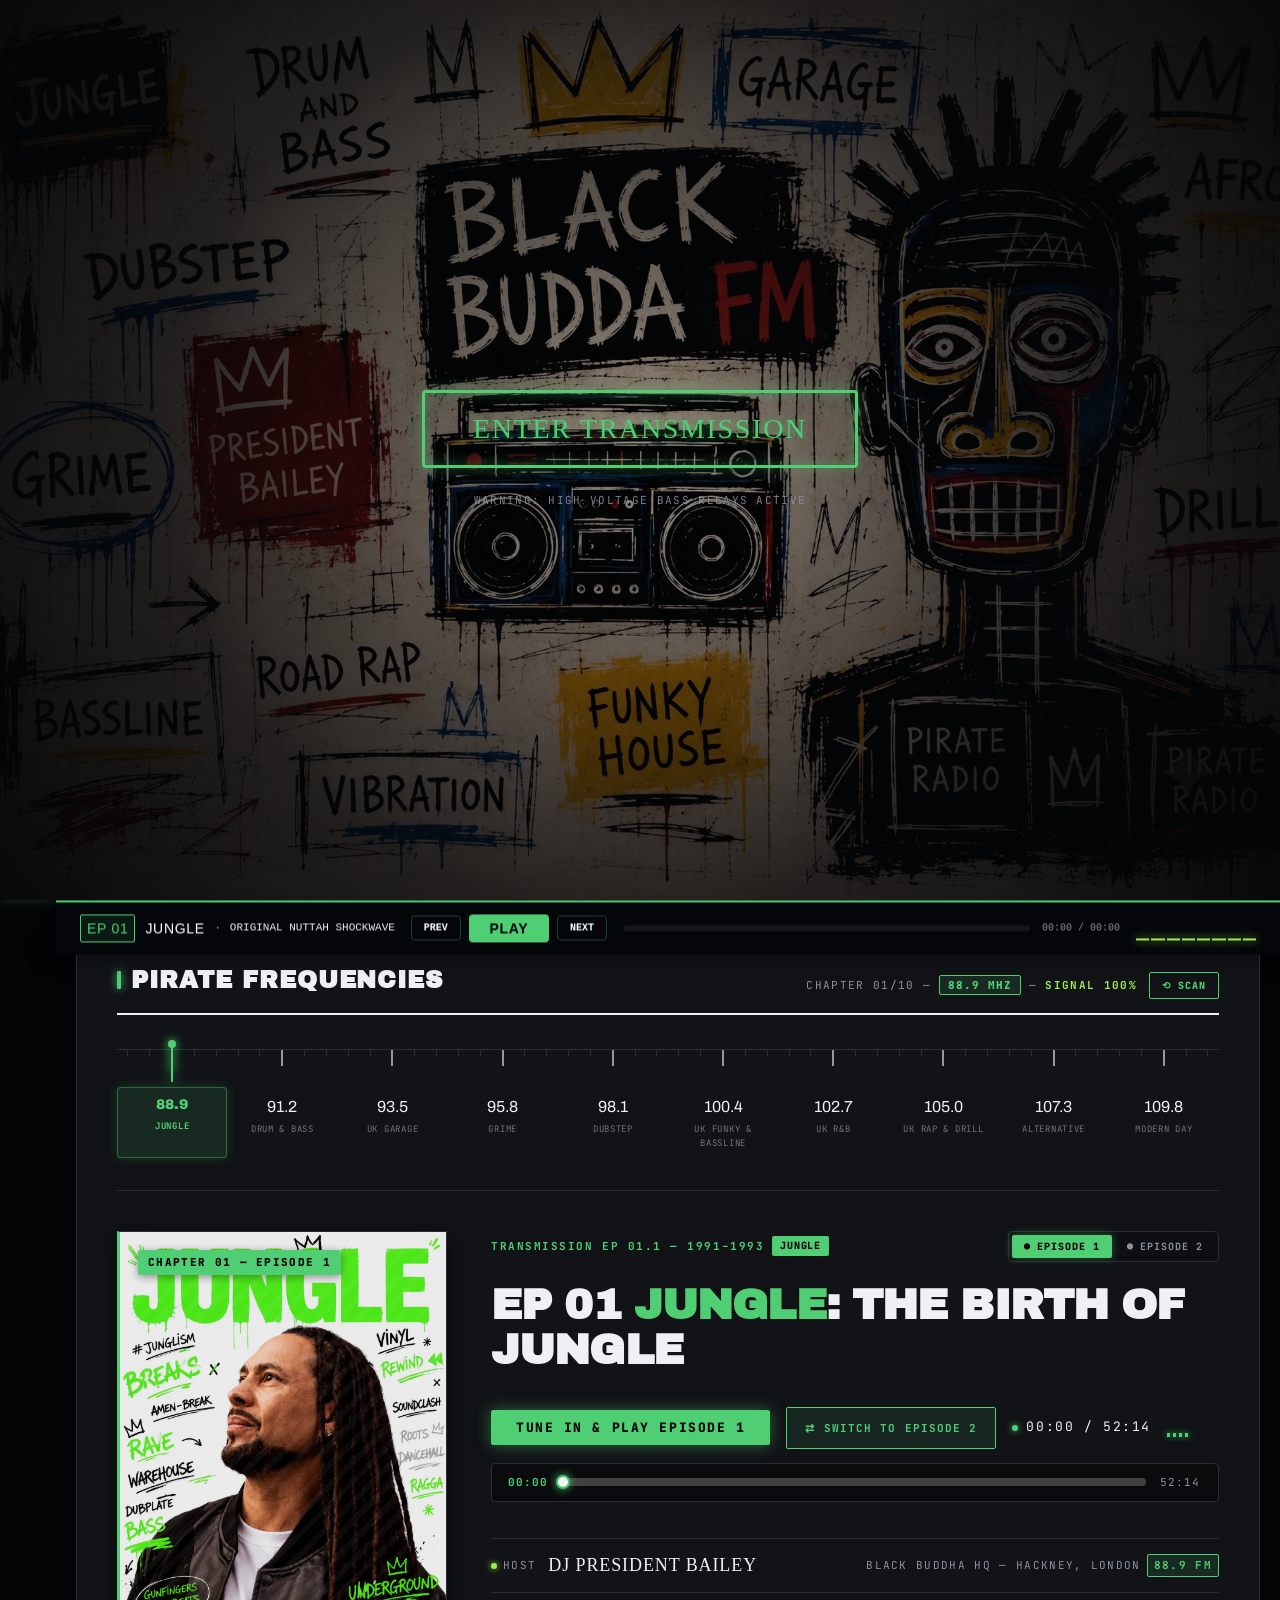
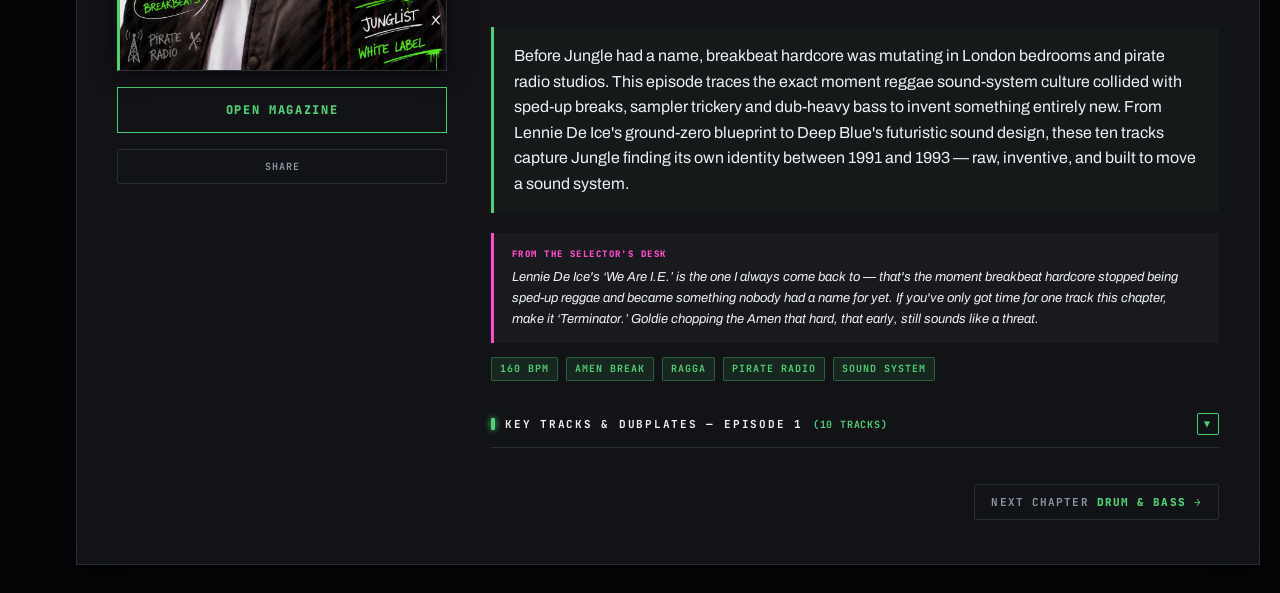
<file: test/index-side-rail.html>
<!DOCTYPE html>
<html lang="en">

<head>
  <meta charset="utf-8">
  <meta name="viewport" content="width=device-width, initial-scale=1.0">
  <meta name="view-transition" content="same-origin">
  <title>BLACK BUDDHA FM | Bass Culture. Black Britain.</title>

  <!-- Primary SEO Meta Tags -->
  <meta name="description"
    content="Black Buddha FM is a pirate radio archive preserving and documenting Black British music culture from Jungle and Drum & Bass to UK Garage, Grime, Dubstep, and beyond.">
  <meta name="keywords"
    content="pirate radio, black british music, bass culture, jungle, drum and bass, uk garage, grime, dubstep, uk drill, afroswing">
  <link rel="canonical" href="https://blackbuddhafm.com/">

  <!-- Open Graph / Facebook -->
  <meta property="og:type" content="website">
  <meta property="og:url" content="https://blackbuddhafm.com/">
  <meta property="og:title" content="BLACK BUDDHA FM | Bass Culture. Black Britain.">
  <meta property="og:description"
    content="A pirate radio archive documenting the sounds, stories and movements that shaped Black British music culture.">
  <meta property="og:image" content="https://blackbuddhafm.com/images/logo.webp">

  <!-- Twitter -->
  <meta property="twitter:card" content="summary_large_image">
  <meta property="twitter:url" content="https://blackbuddhafm.com/">
  <meta property="twitter:title" content="BLACK BUDDHA FM | Bass Culture. Black Britain.">
  <meta property="twitter:description"
    content="A pirate radio archive documenting the sounds, stories and movements that shaped Black British music culture.">
  <meta property="twitter:image" content="https://blackbuddhafm.com/images/logo.webp">

  <!-- Crisp Vector SVG Favicon -->
  <link rel="icon" type="image/svg+xml"
    href="data:image/svg+xml,<svg xmlns=%22http://www.w3.org/2000/svg%22 viewBox=%220 0 100 100%22><circle cx=%2250%22 cy=%2250%22 r=%2248%22 fill=%22%23000%22 stroke=%22%23ff00ff%22 stroke-width=%224%22/><text x=%2250%25%22 y=%2250%25%22 dominant-baseline=%22middle%22 text-anchor=%22middle%22 font-size=%2250%22 font-family=%22sans-serif%22 font-weight=%22bold%22 fill=%22%2339FF14%22>BB</text></svg>">

  <!-- MusicPlaylist Structured JSON-LD Schema -->
  <script type="application/ld+json">
  {
    "@context": "https://schema.org",
    "@type": "MusicPlaylist",
    "name": "BLACK BUDDHA FM",
    "url": "https://blackbuddhafm.com/",
    "image": "https://blackbuddhafm.com/images/logo.webp",
    "description": "A pirate radio archive documenting the sounds, stories and movements that shaped Black British music culture."
  }
  </script>

  <link rel="preconnect" href="https://fonts.googleapis.com">
  <link rel="preconnect" href="https://fonts.gstatic.com" crossorigin>
  <link rel="preload" as="style"
    href="https://fonts.googleapis.com/css2?family=Archivo+Black&family=Archivo:ital,wght@0,400;0,500;0,600;0,700;1,400;1,600&family=JetBrains+Mono:ital,wght@0,400;0,500;0,700;1,400&family=Permanent+Marker&display=swap"
    onload="this.onload=null;this.rel='stylesheet'">
  <noscript>
    <link
      href="https://fonts.googleapis.com/css2?family=Archivo+Black&family=Archivo:ital,wght@0,400;0,500;0,600;0,700;1,400;1,600&family=JetBrains+Mono:ital,wght@0,400;0,500;0,700;1,400&family=Permanent+Marker&display=swap"
      rel="stylesheet">
  </noscript>

  <link rel="stylesheet" href="../critical.css?v=1.8">
  <link rel="preload" href="../styles.css?v=2.9" as="style" onload="this.onload=null;this.rel='stylesheet'">
  <noscript>
    <link rel="stylesheet" href="../styles.css?v=2.9">
  </noscript>

  <!-- Analytics scaffold — no account wired up yet.
       Swap in your real domain once you set one up (Plausible shown
       here as a privacy-friendly, no-cookie-banner default; drop in
       GA4 or GoatCounter instead if you prefer). -->
  <!-- <script defer data-domain="blackbuddhafm.com" src="https://plausible.io/js/script.js"></script> -->
</head>

<body class="theme-ep01 splash-active theme-ep01">
  <div class="crt"></div>

  <!-- SPLASH SCREEN OVERLAY -->
  <div id="splash-screen" class="splash-screen">
    <div class="splash-overlay"></div>
    <div class="splash-content">
      <button class="splash-btn" onclick="enterStation();" aria-label="Enter Broadcast Transmission">
        <span class="btn-cap">ENTER TRANSMISSION</span>
      </button>
      <p class="splash-sub">WARNING: HIGH VOLTAGE BASS RELAYS ACTIVE</p>
    </div>
  </div>

  <script>
    function enterStation() {
      const splash = document.getElementById('splash-screen');
      if (!splash) return;

      splash.classList.add('fade-out');
      document.body.classList.remove('splash-active');

      // Try to initialize and play radio
      if (typeof window.playPart === 'function') {
        window.playPart(window.currentPart || 1);
        if (window.audioCtx && window.staticGain) {
          try {
            const t = window.audioCtx.currentTime;
            window.staticGain.gain.setValueAtTime(0.4, t);
            window.staticGain.gain.exponentialRampToValueAtTime(0.01, t + 0.5);
          } catch (e) {
            console.warn(e);
          }
        }
      } else {
        // Flag to play when player.js loads
        window.shouldAutoPlayOnLoad = true;
      }

      setTimeout(() => {
        splash.remove();
      }, 800);
    }
  </script>

  <!-- TICKER — TEST: Vertical Side Rail replacing the standard ticker bar -->
  <div class="side-rail" id="side-rail">
    <div class="side-rail-logo">BB<br>FM</div>
    <div class="side-rail-lamp" title="On air"></div>
    <div class="side-rail-info">
      <span class="side-rail-genre" id="rail-genre">JUNGLE</span>
      <span class="side-rail-freq" id="rail-freq">88.9 MHZ</span>
    </div>
    <button class="ticker-util-btn" id="theme-toggle-btn" onclick="toggleLightMode()" aria-pressed="false" title="Switch to light mode" aria-label="Switch to light mode">☾</button>
  </div>

  <style>
    /* ═══ TEST OVERRIDE: Vertical Side Rail (see test/ticker-bar-variations.html #C2) ═══
       Restructures layout: content shifts right instead of down. */
    :root { --header-height: 0px; }
    body { padding-top: 0 !important; padding-left: 56px !important; }
    #persistent-player { left: 56px !important; }

    .side-rail {
      position: fixed;
      top: 0; left: 0; bottom: 0;
      width: 56px;
      background: #08080a;
      border-right: 2px solid var(--theme-primary);
      display: flex;
      flex-direction: column;
      align-items: center;
      padding: 16px 0;
      gap: 18px;
      z-index: 200;
      box-shadow: 0 0 12px rgba(var(--theme-primary-rgb), 0.25);
      transition: border-color 0.3s ease, box-shadow 0.3s ease;
    }
    .side-rail-logo {
      font-family: var(--font-display, 'Archivo Black', sans-serif);
      font-size: 11px;
      line-height: 1.15;
      text-align: center;
      color: var(--theme-primary);
      letter-spacing: 0.02em;
      flex-shrink: 0;
      transition: color 0.3s ease;
    }
    .side-rail-lamp {
      width: 6px; height: 6px; border-radius: 50%;
      background: #ff3333; box-shadow: 0 0 6px #ff3333;
      animation: lampFlicker 4s infinite;
      flex-shrink: 0;
    }
    .side-rail-info {
      writing-mode: vertical-rl;
      display: flex;
      flex-direction: column;
      align-items: center;
      gap: 12px;
      font-family: var(--font-mono);
      font-size: 9px;
      font-weight: 700;
      letter-spacing: 0.1em;
      text-transform: uppercase;
      flex: 1;
      min-height: 0;
      overflow: hidden;
    }
    .side-rail-genre { color: var(--theme-primary); transition: color 0.3s ease; }
    .side-rail-freq { color: var(--muted, #8C92A0); }
    .side-rail .ticker-util-btn { flex-shrink: 0; }

    @media (max-width: 480px) {
      .side-rail { width: 44px; }
      body { padding-left: 44px !important; }
      #persistent-player { left: 44px !important; }
      .side-rail-logo { font-size: 9px; }
    }
  </style>

  <main>
        <!-- HERO SECTION -->
    <section class="hero" id="hero">
      <div class="hero-left">
        <p class="hero-tagline">Preserving Black British Music Culture</p>
        <h1 class="hero-title">BLACK<br><em>BUDDHA</em><br>FM</h1>
        <p class="hero-desc">A living archive documenting the sounds, stories and movements that shaped Black British music culture.</p>
        <a class="btn-primary" id="hero-play-btn" href="#console-card" onclick="scrollToTunerDeck(event);" style="width: fit-content; text-decoration: none; cursor: pointer;">
          <svg width="14" height="14" viewBox="0 0 24 24" fill="currentColor">
            <path d="M8 5v14l11-7z" />
          </svg>
          LISTEN NOW
        </a>
        <span class="hero-live-badge">LIVE FROM LONDON</span>
      </div>
    </section>

    <!-- ════════════════════════════════════════════════════════════════════════
         BLACK BUDDHA FM DUAL-EPISODE CONSOLE DECK
         ════════════════════════════════════════════════════════════════════════ -->
    <div class="main-container">
      <div class="console-card" id="console-card">
<section class="tuner-top">
        <div class="tuner-top-header">
          <div class="tuner-title-block">
            <span class="tuner-accent-bar"></span>
            <h2 class="tuner-title">PIRATE FREQUENCIES</h2>
          </div>
          <div class="tuner-header-right">
            <div class="tuner-meta-right" id="tuner-meta-right">
              <span>CHAPTER <span id="meta-ep-num">01/10</span> — <span id="meta-freq" class="meta-freq-accent">88.9 MHZ</span> — <span class="meta-signal-badge">SIGNAL 100%</span></span>
            </div>
            <button class="btn-scan" id="btn-scan" onclick="scanRandomChapter()" title="Scan to a random chapter">⟲ SCAN</button>
          </div>
        </div>

        <!-- Ruler Dial with Needle -->
        <div class="dial-container" id="dial-container" onpointerdown="handleDialPointerDown(event)" onpointermove="handleDialPointerMove(event)" onpointerup="handleDialPointerUp(event)" onpointercancel="handleDialPointerUp(event)" onkeydown="handleDialKeydown(event)" role="slider" tabindex="0" aria-label="Tune to a genre frequency — drag freely or use arrow keys" aria-valuemin="1" aria-valuemax="10" aria-valuenow="1">
          <div class="dial-ruler-line">
            <div class="dial-ticks" id="dial-ticks">
              <!-- Generated dynamically in JS -->
            </div>
            <div class="dial-needle" id="dial-needle" style="left: 45%;"></div>
          </div>

          <!-- Station Nodes Row -->
          <div class="dial-stations-row" id="dial-stations-row">
            <!-- Generated from STATIONS data -->
          </div>
        </div>

        <div class="tuner-divider"></div>
      </section>
<section class="transmission-grid">
        
        <!-- LEFT: MAGAZINE COVER PLATE -->
        <div class="mag-column">
          <div class="mag-cover-card" id="mag-cover-card">
            <div class="mag-stripes-bg"></div>
            <img src="../images/Jungle Magazine.webp" alt="Jungle chapter magazine cover — Chapter 01, Episode 1" class="mag-real-img" id="mag-real-img" width="900" height="1200" onerror="this.style.opacity='0'"/>
            
            <div class="mag-issue-badge" id="mag-issue-badge">CHAPTER 01 — EPISODE 1</div>
            </div>

          <button class="btn-open-mag" id="btn-open-mag" onclick="openActiveMagazine()">
            OPEN MAGAZINE
          </button>

          <div class="mag-secondary-actions">
            <button class="btn-secondary-action" id="btn-share-chapter" onclick="shareCurrentChapter()">SHARE</button>
          </div>
        </div>

        <!-- RIGHT: TRANSMISSION DETAILS & DECK -->
        <div class="tx-column">
          <div class="tx-top-meta">
            <div class="tx-chapter-tag" id="tx-chapter-tag">
              <span id="tx-chapter-text">TRANSMISSION EP 01.1 — 1991–1993</span>
              <span class="tx-genre-pill" id="tx-genre-pill">JUNGLE</span>
            </div>

            <!-- DUAL EPISODE PART SELECTOR BUTTONS -->
            <div class="episode-part-switcher" role="group" aria-label="Episode Switcher for current frequency">
              <button class="part-btn active" id="btn-part-1" onclick="setEpisodePart(1)">
                <span>●</span> EPISODE 1
              </button>
              <button class="part-btn" id="btn-part-2" onclick="setEpisodePart(2)">
                <span>●</span> EPISODE 2
              </button>
            </div>
          </div>

                    <h2 class="tx-title" id="tx-title">EP 01 <span class="title-genre-highlight" id="title-genre-highlight">JUNGLE</span>: THE BIRTH OF JUNGLE</h2>

                    <!-- ACTIONS & PLAY DECK (MOVED ABOVE HOST ROW) -->
          <div class="tx-actions-row">
            <div class="player-controls-line">
              <button class="btn-tune-play" id="btn-tune-play" onclick="togglePlayActiveTrack()">
                <span id="play-text">TUNE IN & PLAY EPISODE 1</span>
              </button>

              <!-- Switch Episode Toggle Button -->
              <button class="btn-switch-episode" id="btn-switch-episode" onclick="toggleCurrentPart()" title="Switch to Episode 2 on this frequency">
                <span id="switch-btn-icon">⇄</span>
                <span id="switch-btn-text">SWITCH TO EPISODE 2</span>
              </button>

              <div class="tx-timecode" id="tx-timecode">
                <span class="timecode-live-dot"></span>
                <span id="timecode-display">00:00 / 52:14</span>
              </div>

              <div class="mini-wave" id="mini-wave">
                <div class="mini-wave-bar"></div>
                <div class="mini-wave-bar"></div>
                <div class="mini-wave-bar"></div>
                <div class="mini-wave-bar"></div>
              </div>
            </div>

            <!-- Interactive Player Scrubber Bar -->
            <div class="tx-scrubber-wrapper" id="tx-scrubber-wrapper">
              <span class="scrub-time-current" id="scrub-time-current">00:00</span>
              <div class="scrubber-track" id="scrubber-track" onclick="handleScrubberClick(event)">
                <div class="scrubber-buffered" id="scrubber-buffered" style="width: 100%;"></div>
                <div class="scrubber-progress" id="scrubber-progress" style="width: 0%;">
                  <div class="scrubber-thumb" id="scrubber-thumb"></div>
                </div>
              </div>
              <span class="scrub-time-total" id="scrub-time-total">52:14</span>
            </div>
          </div>

          <!-- HOST & LOCATION ROW -->
          <div class="tx-host-row">
            <div class="host-left">
              <span class="host-dot"></span>
              <span>HOST</span>
              <span class="host-name-tag" id="tx-host-name">DJ PRESIDENT BAILEY</span>
            </div>
            <div id="tx-location-tag" style="display:flex; align-items:center; flex-wrap: wrap; row-gap: 4px;">
              <span>BLACK BUDDHA HQ — HACKNEY, LONDON</span>
              <span class="host-tech-badge" id="host-tech-badge">88.9 FM</span>
            </div>
          </div>

                    <!-- VELVET ROOM UNDERGROUND SPOTLIGHT ESSAY BOX -->
          <div class="tx-desc-wrapper" id="tx-desc-wrapper">
            <p id="tx-desc-box">Before Jungle had a name, breakbeat hardcore was mutating in London bedrooms and pirate radio studios. This episode traces the exact moment reggae sound-system culture collided with sped-up breaks, sampler trickery and dub-heavy bass to invent something entirely new. From Lennie De Ice's ground-zero blueprint to Deep Blue's futuristic sound design, these ten tracks capture Jungle finding its own identity between 1991 and 1993 — raw, inventive, and built to move a sound system.</p>
          </div>

          <!-- SELECTOR'S DESK — hidden unless a chapter has a selectorNote in its data -->
          <div class="selector-desk" id="selector-desk-wrapper" style="display:none;">
            <div class="selector-desk-label">FROM THE SELECTOR'S DESK</div>
            <p class="selector-desk-text" id="selector-desk-text"></p>
          </div>

          <!-- Micro Chips Row -->
          <div class="tx-chips-row" id="tx-chips-row">
            <span class="tx-chip">160 BPM</span>
            <span class="tx-chip">AMEN BREAK</span>
            <span class="tx-chip">RAGGA</span>
            <span class="tx-chip">PIRATE RADIO</span>
            <span class="tx-chip">SOUND SYSTEM</span>
          </div>

          <!-- KEY TRACKS & DUBPLATES DROPDOWN BUTTON -->
          <div class="tracks-section">
            <button class="tracks-dropdown-toggle" id="tracks-dropdown-toggle" aria-expanded="false" onclick="toggleTracksDropdown()" aria-label="Toggle Key Tracks and Dubplates list">
              <div class="toggle-left">
                <span class="tracks-tag-pill"></span>
                <span id="tracks-heading-text">KEY TRACKS & DUBPLATES — EPISODE 1</span>
                <span class="toggle-count-badge" id="toggle-count-badge">(10 TRACKS)</span>
              </div>
              <span class="toggle-chevron" id="toggle-chevron">▼</span>
            </button>

            <!-- Collapsible Track List Container -->
            <div class="tracks-collapsible-wrapper collapsed" id="tracks-collapsible-wrapper">
                            <div class="tracks-list-container" id="tracks-list-container">
                <div class="track-row-item">
                  <div class="track-left-meta">
                    <span class="track-row-num">01</span>
                    <span class="track-row-title">Lennie De Ice — We Are I.E. (1991)</span>
                  </div>
                  <span class="track-chip-badge">REEL 2 REEL</span>
                </div>
                <div class="track-row-item">
                  <div class="track-left-meta">
                    <span class="track-row-num">02</span>
                    <span class="track-row-title">A Guy Called Gerald — 28 Gun Bad Boy (1992)</span>
                  </div>
                  <span class="track-chip-badge">JUICE BOX</span>
                </div>
                <div class="track-row-item">
                  <div class="track-left-meta">
                    <span class="track-row-num">03</span>
                    <span class="track-row-title">SL2 — On a Ragga Tip (1992)</span>
                  </div>
                  <span class="track-chip-badge">XL RECORDINGS</span>
                </div>
                <div class="track-row-item">
                  <div class="track-left-meta">
                    <span class="track-row-num">04</span>
                    <span class="track-row-title">Rufige Kru (Goldie) — Terminator (1992)</span>
                  </div>
                  <span class="track-chip-badge">REINFORCED</span>
                </div>
                <div class="track-row-item">
                  <div class="track-left-meta">
                    <span class="track-row-num">05</span>
                    <span class="track-row-title">LTJ Bukem — Demon's Theme (1992)</span>
                  </div>
                  <span class="track-chip-badge">GOOD LOOKING</span>
                </div>
                <div class="track-row-item">
                  <div class="track-left-meta">
                    <span class="track-row-num">06</span>
                    <span class="track-row-title">Origin Unknown — Valley of the Shadows (1993)</span>
                  </div>
                  <span class="track-chip-badge">RAM RECORDS</span>
                </div>
                <div class="track-row-item">
                  <div class="track-left-meta">
                    <span class="track-row-num">07</span>
                    <span class="track-row-title">Hyper-On Experience (Foul Play Remix) — Lord of the Null Lines (1993)</span>
                  </div>
                  <span class="track-chip-badge">MOVING SHADOW</span>
                </div>
                <div class="track-row-item">
                  <div class="track-left-meta">
                    <span class="track-row-num">08</span>
                    <span class="track-row-title">Omni Trio (Foul Play Remix) — Renegade Snares (1993)</span>
                  </div>
                  <span class="track-chip-badge">MOVING SHADOW</span>
                </div>
                <div class="track-row-item">
                  <div class="track-left-meta">
                    <span class="track-row-num">09</span>
                    <span class="track-row-title">Krome & Time — The Slammer (1993)</span>
                  </div>
                  <span class="track-chip-badge">SUBURBAN BASE</span>
                </div>
                <div class="track-row-item">
                  <div class="track-left-meta">
                    <span class="track-row-num">10</span>
                    <span class="track-row-title">Deep Blue — The Helicopter Tune (1993)</span>
                  </div>
                  <span class="track-chip-badge">MOVING SHADOW</span>
                </div>
              </div>
            </div>
          </div>

          <div class="next-chapter-row" id="next-chapter-row">
            <button class="btn-next-chapter" id="btn-next-chapter" onclick="goToNextChapter()">
              <span>NEXT CHAPTER</span>
              <span id="next-chapter-label" class="next-chapter-label">DRUM &amp; BASS →</span>
            </button>
          </div>

          </div>
      </section>
      </div>
    </div>

  </main>

  <!-- Hidden mount referenced by inline script for signal badge text updates -->
  <div style="display: none;">
    <div id="signal-badge-text"></div>
  </div>

  <!-- MAGAZINE BOOKLET MODAL (Interactive reader) -->
  <div class="magazine-modal-overlay" id="magazine-modal" role="dialog" aria-modal="true" aria-label="Magazine Archive Booklet" style="display: none;">
    <div class="magazine-modal-content">
      <button class="magazine-close-btn" id="magazine-close-btn" aria-label="Close magazine reader">CLOSE ARCHIVE [ESC]</button>
      <div class="booklet-scroll-container">
        <div class="booklet-container" id="booklet-container">
          <!-- Dynamically populated 2-page spreads by magazine.js -->
        </div>
      </div>
      <div class="booklet-nav-controls" style="display: flex; justify-content: space-between; align-items: center; margin-top: 16px;">
        <button class="btn-tab" id="booklet-prev-btn" style="background: #111; border: 1px solid #333; color: #fff; padding: 6px 16px; cursor: pointer;">&larr; PREVIOUS</button>
        <span class="booklet-page-indicator" id="booklet-page-indicator" style="font-family: monospace; font-size: 11px; color: var(--theme-primary); font-weight: bold;">PAGE 1 / 4</span>
        <button class="btn-tab" id="booklet-next-btn" style="background: #111; border: 1px solid #333; color: #fff; padding: 6px 16px; cursor: pointer;">NEXT &rarr;</button>
      </div>
    </div>
  </div>

  <script src="../magazine.js" defer></script>
  

  <script>

    const STATIONS = [
  {
    "epNum": "01",
    "genre": "JUNGLE",
    "freq": 88.9,
    "location": "Hackney, London",
    "cardImg": "../images/Jungle Magazine.webp",
    "hostName": "DJ PRESIDENT BAILEY",
    "ep1": {
      "title": "The Birth of Jungle",
      "selectorNote": "Lennie De Ice's ‘We Are I.E.’ is the one I always come back to — that's the moment breakbeat hardcore stopped being sped-up reggae and became something nobody had a name for yet. If you've only got time for one track this chapter, make it ‘Terminator.’ Goldie chopping the Amen that hard, that early, still sounds like a threat.",
      "subtitle": "THE BIRTH OF JUNGLE \u00b7 BREAKBEAT HARDCORE & RAGGA ROOTS",
      "era": "1991\u20131993",
      "desc": "Before Jungle had a name, breakbeat hardcore was mutating in London bedrooms and pirate radio studios. This episode traces the exact moment reggae sound-system culture collided with sped-up breaks, sampler trickery and dub-heavy bass to invent something entirely new. From Lennie De Ice's ground-zero blueprint to Deep Blue's futuristic sound design, these ten tracks capture Jungle finding its own identity between 1991 and 1993 \u2014 raw, inventive, and built to move a sound system.",
      "chips": [
        "160 BPM",
        "AMEN BREAK",
        "RAGGA",
        "PIRATE RADIO",
        "SOUND SYSTEM"
      ],
      "duration": "52:14",
      "audio": "../audio/episode-01-1.mp3",
      "tracks": [
        {
          "title": "Lennie De Ice \u2014 We Are I.E. (1991)",
          "tag": "REEL 2 REEL"
        },
        {
          "title": "A Guy Called Gerald \u2014 28 Gun Bad Boy (1992)",
          "tag": "JUICE BOX"
        },
        {
          "title": "SL2 \u2014 On a Ragga Tip (1992)",
          "tag": "XL RECORDINGS"
        },
        {
          "title": "Rufige Kru (Goldie) \u2014 Terminator (1992)",
          "tag": "REINFORCED"
        },
        {
          "title": "LTJ Bukem \u2014 Demon's Theme (1992)",
          "tag": "GOOD LOOKING"
        },
        {
          "title": "Origin Unknown \u2014 Valley of the Shadows (1993)",
          "tag": "RAM RECORDS"
        },
        {
          "title": "Hyper-On Experience (Foul Play Remix) \u2014 Lord of the Null Lines (1993)",
          "tag": "MOVING SHADOW"
        },
        {
          "title": "Omni Trio (Foul Play Remix) \u2014 Renegade Snares (1993)",
          "tag": "MOVING SHADOW"
        },
        {
          "title": "Krome & Time \u2014 The Slammer (1993)",
          "tag": "SUBURBAN BASE"
        },
        {
          "title": "Deep Blue \u2014 The Helicopter Tune (1993)",
          "tag": "MOVING SHADOW"
        }
      ]
    },
    "ep2": {
      "title": "Jungle Takes Over",
      "subtitle": "JUNGLE TAKES OVER \u00b7 THE RAGGA POP EXPLOSION & DRUM REVISION",
      "era": "1994\u20131995",
      "desc": "By 1994, Jungle had broken out of the underground and onto national radio and the UK charts. This episode follows that explosion \u2014 General Levy's ragga vocals going mainstream, Goldie's cinematic ambition on \u201cInner City Life\u201d, and Remarc's razor-edited Amen breaks pushing technical limits. Ten tracks trace how a pirate-radio sound became impossible to ignore, before quietly transforming into something new: the tighter, deeper, more technical style that would soon be renamed Drum & Bass.",
      "chips": [
        "165 BPM",
        "AMEN BREAKS",
        "RAGGA CHANTS",
        "UK CHARTS",
        "PIRATE RELAY"
      ],
      "duration": "46:20",
      "audio": "../audio/episode-01-2.mp3",
      "tracks": [
        {
          "title": "M-Beat feat. General Levy \u2014 Incredible (1994)",
          "tag": "RENK RECORDS"
        },
        {
          "title": "Shy FX & UK Apachi \u2014 Original Nuttah (1994)",
          "tag": "SOUR"
        },
        {
          "title": "Conquering Lion (Rebel MC) \u2014 Code Red (1994)",
          "tag": "MANGO"
        },
        {
          "title": "Leviticus \u2014 Burial (1994)",
          "tag": "PHILLY BLUNT"
        },
        {
          "title": "Tom & Jerry (4hero) \u2014 Maximum Style (1994)",
          "tag": "TOM & JERRY"
        },
        {
          "title": "Krome & Time \u2014 The License (1994)",
          "tag": "TEARIN VINYL"
        },
        {
          "title": "Goldie feat. Diane Charlemagne \u2014 Inner City Life (1994)",
          "tag": "FFRR / METALHEADZ"
        },
        {
          "title": "Remarc \u2014 R.I.P. (1995)",
          "tag": "SUBURBAN BASE"
        },
        {
          "title": "Sound of the Future (DJ SS) \u2014 The Lighter (1995)",
          "tag": "FORMATION"
        },
        {
          "title": "DJ Zinc \u2014 Super Sharp Shooter (1995)",
          "tag": "GANJA RECORDS"
        }
      ]
    }
  },
  {
    "epNum": "02",
    "genre": "DRUM & BASS",
    "freq": 91.2,
    "location": "Bristol",
    "cardImg": "../images/Drum n Bass Magazine.webp",
    "hostName": "DJ PRESIDENT BAILEY",
    "ep1": {
      "title": "The Rise of Drum & Bass",
      "selectorNote": "This is the chapter where the sound stopped shouting and started thinking. Alex Reece's ‘Pulp Fiction’ is jazz with the safety catch off — put it next to Bad Company's ‘The Nine’ and you can hear the whole genre arguing with itself about how cold it's allowed to get.",
      "subtitle": "THE RISE OF DRUM & BASS \u00b7 TECHSTEP, MERCURY PRIZE & PRECISION",
      "era": "1995\u20132009",
      "desc": "Jungle's chaos gave way to precision. This episode follows Drum & Bass from 1995 to 2009 \u2014 Alex Reece stripping the breaks back to something cold and hypnotic, Roni Size and Reprazent winning the Mercury Prize with live instrumentation, and Bad Company's techstep pushing the sound darker and more machine-like. By the 2000s the genre was reaching arenas with Pendulum and the UK charts with Chase & Status \u2014 ten records tracing bass music's journey from rave to global stage.",
      "chips": [
        "174 BPM",
        "BREAKBEAT",
        "SUB-BASS",
        "LIQUID FUNK",
        "TECHSTEP"
      ],
      "duration": "59:08",
      "audio": "../audio/episode-02-1.mp3",
      "tracks": [
        {
          "title": "Alex Reece \u2014 Pulp Fiction (1995)",
          "tag": "METALHEADZ"
        },
        {
          "title": "Adam F \u2014 Circles (1995)",
          "tag": "SECTION 5"
        },
        {
          "title": "Roni Size / Reprazent \u2014 Brown Paper Bag (1997)",
          "tag": "TALKIN LOUD"
        },
        {
          "title": "Bad Company UK \u2014 The Nine (1998)",
          "tag": "BC RECORDINGS"
        },
        {
          "title": "Andy C & Shimon \u2014 Body Rock (2001)",
          "tag": "RAM RECORDS"
        },
        {
          "title": "DJ Marky & XRS feat. Stamina MC \u2014 LK (Carolina Carol Bela) (2002)",
          "tag": "V RECORDINGS"
        },
        {
          "title": "Pendulum feat. $pyda & Tenor Fly \u2014 Tarantula (2005)",
          "tag": "BREAKBEAT KAOS"
        },
        {
          "title": "Chase & Status feat. Capleton \u2014 Duppy Man (2005)",
          "tag": "BREAKBEAT KAOS"
        },
        {
          "title": "High Contrast \u2014 Kiss Kiss Bang Bang (2007)",
          "tag": "HOSPITAL RECORDS"
        },
        {
          "title": "Chase & Status feat. Plan B \u2014 End Credits (2009)",
          "tag": "MTA / RAM"
        }
      ]
    },
    "ep2": {
      "title": "Drum & Bass Goes Global",
      "subtitle": "DRUM & BASS GOES GLOBAL \u00b7 FESTIVAL ANTHEMS & LIQUID REVIVALS",
      "era": "2010\u2013Present",
      "desc": "Drum & Bass enters its global era. From festival-ready anthems and dubstep crossovers to soulful liquid revivals and Brazilian-flavoured melody, this episode tracks how the genre spread far beyond its London and Bristol roots after 2010. Expect commercial pop crossovers from Rudimental and Wilkinson alongside uncompromising neurofunk, minimal deep cuts and MC-led jump-up energy \u2014 eleven tracks that prove Drum & Bass never stopped evolving, even as it absorbed new sounds, scenes and audiences worldwide.",
      "chips": [
        "175 BPM",
        "NEUROFUNK",
        "JUMP-UP",
        "ROLLING BASSLINE",
        "RAVE"
      ],
      "duration": "40:15",
      "audio": "../audio/episode-02-2.mp3",
      "tracks": [
        {
          "title": "Sub Focus \u2014 Rock It (2009)",
          "tag": "RAM RECORDS"
        },
        {
          "title": "Skream \u2014 Where You Should Be (2010)",
          "tag": "TEMPA"
        },
        {
          "title": "Totally Enormous Extinct Dinosaurs (Calibre Remix) \u2014 Garden (2011)",
          "tag": "POLYDOR"
        },
        {
          "title": "Rudimental feat. John Newman \u2014 Feel the Love (2012)",
          "tag": "BLACK BUTTER"
        },
        {
          "title": "Wilkinson \u2014 Afterglow (2013)",
          "tag": "RAM RECORDS"
        },
        {
          "title": "Nu:Logic \u2014 Morning Light (c. 2014)",
          "tag": "HOSPITAL RECORDS"
        },
        {
          "title": "Noisia & The Upbeats \u2014 Dead Limit (2013)",
          "tag": "VISION RECORDINGS"
        },
        {
          "title": "High Contrast \u2014 If We Ever (Unglued Remix) (c. 2016)",
          "tag": "HOSPITAL RECORDS"
        },
        {
          "title": "Netsky, Daddy Waku & Chantal Kashala \u2014 Everybody Loves The Sunshine (2018)",
          "tag": "HOSPITAL RECORDS"
        },
        {
          "title": "Klinical \u2014 Around Me VIP (c. 2020)",
          "tag": "LIFESTYLE MUSIC"
        },
        {
          "title": "P Money x Whiney \u2014 Buss The Red (c. 2021)",
          "tag": "HOSPITAL RECORDS"
        }
      ]
    }
  },
  {
    "epNum": "03",
    "genre": "UK GARAGE",
    "freq": 93.5,
    "location": "Romford, Essex",
    "cardImg": "../images/Garage Magazine.webp",
    "hostName": "DJ PRESIDENT BAILEY",
    "ep1": {
      "title": "The Golden Era of 4x4, 2-Step & Vocal Soul",
      "selectorNote": "I've played ‘Re-Rewind’ more times than any other record in this archive and it still gets the same reaction every time. This is the sound of a Friday night when the champagne bars actually felt like somewhere you'd earned your way into.",
      "subtitle": "THE GOLDEN ERA \u00b7 4X4, 2-STEP & VOCAL SOUL",
      "era": "1995\u20132000",
      "desc": "UK Garage's golden years, when American house and garage rhythms were reshaped into something distinctly British. This episode traces the shift from four-to-the-floor anthems into skippy, soulful 2-step, as vocal-led records by Craig David, MJ Cole and Shanks & Bigfoot carried the sound from underground raves into the charts. Champagne bars, garage nights and rewind culture defined the era \u2014 twelve tracks capturing UK Garage at its smoothest and most celebratory, just before the sound turned darker.",
      "chips": [
        "130 BPM",
        "2-STEP",
        "4X4",
        "SPEED GARAGE",
        "CHAMPAGNE RAVE"
      ],
      "duration": "42:17",
      "audio": "../audio/episode-03-1.mp3",
      "tracks": [
        {
          "title": "Nightcrawlers (MK Dub Revisited Edit) \u2014 Push The Feeling On (1995)",
          "tag": "FFRR"
        },
        {
          "title": "Roy Davis Jr. (Live Garage Mix) \u2014 Gabriel (1996)",
          "tag": "LARGE RECORDS"
        },
        {
          "title": "Tina Moore (Kelly G Bump-N-Go Dub Edit) \u2014 Never Gonna Let You Go (1997)",
          "tag": "DELIRIOUS"
        },
        {
          "title": "Double 99 \u2014 RipGroove (1997)",
          "tag": "SATELLITE"
        },
        {
          "title": "Dem 2 \u2014 Destiny (Sleepless) (1998)",
          "tag": "143 RECORDS"
        },
        {
          "title": "MJ Cole \u2014 Sincere (1998)",
          "tag": "TALKIN LOUD"
        },
        {
          "title": "Artful Dodger feat. Romina Johnson \u2014 Moving Too Fast (1999)",
          "tag": "LOCKED ON"
        },
        {
          "title": "Craig David & Artful Dodger \u2014 Re-Rewind (1999)",
          "tag": "RELENTLESS"
        },
        {
          "title": "Shanks & Bigfoot \u2014 Sweet Like Chocolate (1999)",
          "tag": "PEPPER RECORDS"
        },
        {
          "title": "Monsta Boy \u2014 Sorry (I Didn't Know) (2000)",
          "tag": "LOCKED ON"
        },
        {
          "title": "Sweet Female Attitude (Sunship Edit) \u2014 Flowers (2000)",
          "tag": "MILKK"
        },
        {
          "title": "Wookie feat. Lain \u2014 Battle (2000)",
          "tag": "S2S"
        }
      ]
    },
    "ep2": {
      "title": "Dark Garage, MC Culture & The UKG Revival",
      "subtitle": "DARK GARAGE, MC CULTURE & THE UKG REVIVAL",
      "era": "1999\u20132023",
      "desc": "As the champagne era faded, MC crews took over the microphone and the mood turned darker. This episode follows Garage's harder, bass-heavy turn \u2014 So Solid Crew's chart-storming \u201c21 Seconds\u201d, Oxide & Neutrino's genre-splitting \u201cBound 4 Da Reload\u201d, and The Streets' street-poet debut \u2014 before the scene fragmented into Grime and UK Rap. It closes decades later with a new generation, AJ Tracey, PinkPantheress and Sammy Virji, reviving UK Garage's rhythms and rewind culture for a fresh audience.",
      "chips": [
        "134 BPM",
        "DARK GARAGE",
        "SO SOLID",
        "MC CULTURE",
        "UKG REVIVAL"
      ],
      "duration": "38:40",
      "audio": "../audio/episode-03-2.mp3",
      "tracks": [
        {
          "title": "DJ Luck & MC Neat \u2014 A Little Bit of Luck (1999)",
          "tag": "RED ROSE"
        },
        {
          "title": "Sia (Wookie Remix) \u2014 Little Man (2000)",
          "tag": "LONG LOST BROTHER"
        },
        {
          "title": "Zed Bias \u2014 Neighbourhood (2000)",
          "tag": "LOCKED ON"
        },
        {
          "title": "Oxide & Neutrino \u2014 Bound 4 Da Reload (Casualty) (2000)",
          "tag": "EAST WEST"
        },
        {
          "title": "Genius Cru \u2014 Boom Selection (2001)",
          "tag": "KRONIK"
        },
        {
          "title": "So Solid Crew \u2014 Oh No (That's the Word) (2001)",
          "tag": "RELENTLESS"
        },
        {
          "title": "Sticky feat. Ms. Dynamite \u2014 Booo! (2001)",
          "tag": "SOCIAL CIRCLES"
        },
        {
          "title": "So Solid Crew \u2014 21 Seconds (2001)",
          "tag": "RELENTLESS"
        },
        {
          "title": "The Streets \u2014 Has It Come To This? (2001)",
          "tag": "679 RECORDINGS"
        },
        {
          "title": "Daniel Bedingfield \u2014 Gotta Get Thru This (2001)",
          "tag": "RELENTLESS"
        },
        {
          "title": "AJ Tracey \u2014 Ladbroke Grove (Remix) (2019)",
          "tag": "AJ TRACEY"
        },
        {
          "title": "PinkPantheress \u2014 Stars (2021)",
          "tag": "PARLOPHONE"
        },
        {
          "title": "Sammy Virji feat. Flowdan \u2014 Shella Verse (2023)",
          "tag": "VIRJI RECORDS"
        }
      ]
    }
  },
  {
    "epNum": "04",
    "genre": "GRIME",
    "freq": 95.8,
    "location": "Bow, East London",
    "cardImg": "../images/Grime magazine.webp",
    "hostName": "DJ PRESIDENT BAILEY",
    "ep1": {
      "title": "Early Grime & Eskibeat Lineup",
      "selectorNote": "Wiley's ‘Wot Do U Call It?’ is the moment the genre named itself out loud. Everything on this list was made by teenagers with no budget and a MIDI keyboard, and it still sounds more dangerous than most things made with real money since.",
      "subtitle": "EARLY GRIME & ESKIBEAT LINEUP \u00b7 BOW E3 TO RINSE FM",
      "era": "2000\u20132007",
      "desc": "Grime's blueprint years. Built from Eskibeat's icy synths and pirate radio energy, this episode follows the genre from Pay As U Go Cartel's early instrumentals through Wiley and Dizzee Rascal's genre-defining 2004 output, to the crew culture of Roll Deep, Ruff Sqwad and Jammer. Seventeen tracks of raw, DIY bars over stripped-back 140bpm beats capture the sound of East London teenagers inventing an entirely new British music genre from scratch, one pirate broadcast at a time.",
      "chips": [
        "140 BPM",
        "ESKIBEAT",
        "MC CLASH",
        "PIRATE RADIO",
        "SINOGRIME"
      ],
      "duration": "38:45",
      "audio": "../audio/episode-04-1.mp3",
      "tracks": [
        {
          "title": "Pay As U Go Cartel \u2014 Know We (2000)",
          "tag": "SOLID CITY"
        },
        {
          "title": "More Fire Crew \u2014 Oi (2002)",
          "tag": "GO BEAT"
        },
        {
          "title": "Dizzee Rascal \u2014 I Luv U (2003)",
          "tag": "XL RECORDINGS"
        },
        {
          "title": "Wiley \u2014 Wot Do U Call It? (2004)",
          "tag": "XL RECORDINGS"
        },
        {
          "title": "Wiley feat. Roll Deep \u2014 Morgue (2004)",
          "tag": "WHITE LABEL"
        },
        {
          "title": "Lethal Bizzle \u2014 Pow! (Forward) (2004)",
          "tag": "RELENTLESS"
        },
        {
          "title": "Crazy Titch \u2014 Do Some Work (2004)",
          "tag": "CRAZY TITCH"
        },
        {
          "title": "SLK \u2014 North Weezy (2004)",
          "tag": "STICKY PRODUCTIONS"
        },
        {
          "title": "Kano \u2014 P's and Q's (2004)",
          "tag": "679 RECORDINGS"
        },
        {
          "title": "Dizzee Rascal \u2014 Face (2004)",
          "tag": "DIRTEE STANK"
        },
        {
          "title": "XTC \u2014 Functions on the Low (2004)",
          "tag": "WHITE LABEL"
        },
        {
          "title": "Roll Deep \u2014 When I'm 'Ere (2005)",
          "tag": "RELENTLESS"
        },
        {
          "title": "Ruff Sqwad feat. Wiley \u2014 Together (2005)",
          "tag": "RUFF SQWAD"
        },
        {
          "title": "Chip \u2014 Who Are You? (2005)",
          "tag": "ALWAYZ RECORDINGS"
        },
        {
          "title": "Jammer \u2014 Murkle Man (2006)",
          "tag": "JAHMEKIEL"
        },
        {
          "title": "JME \u2014 96 Bars of Revenge (2006)",
          "tag": "BOY BETTER KNOW"
        },
        {
          "title": "The Bug feat. Flowdan \u2014 Skeng (2007)",
          "tag": "NINJA TUNE"
        }
      ]
    },
    "ep2": {
      "title": "Mid-2000s & Modern Grime Era",
      "subtitle": "MID-2000S & MODERN GRIME ERA \u00b7 BOY BETTER KNOW & RESURGENCE",
      "era": "2007\u20132024",
      "desc": "Grime matures and multiplies. This episode tracks the genre's second decade \u2014 Skepta and Wiley's continued dominance, Newham Generals and Tempa T's rave-ready anthems, Boy Better Know's rise, D Double E's technical mastery \u2014 through to the 2010s resurgence led by Stormzy, Dave and AJ Tracey. Across more than twenty tracks spanning almost two decades, hear how grime's DIY pirate-radio roots grew into a genre capable of headlining festivals and topping the UK charts.",
      "chips": [
        "140 BPM",
        "BOY BETTER KNOW",
        "DIY BEATS",
        "SOUND CLASH",
        "RESURGENCE"
      ],
      "duration": "35:10",
      "audio": "../audio/episode-04-2.mp3",
      "tracks": [
        {
          "title": "Skepta \u2014 Shutdown (2014)",
          "tag": "BOY BETTER KNOW"
        },
        {
          "title": "Skepta feat. JME \u2014 That's Not Me (2014)",
          "tag": "BOY BETTER KNOW"
        },
        {
          "title": "Wiley \u2014 Bow E3 (2007)",
          "tag": "BIG DADA"
        },
        {
          "title": "Wretch 32 feat. Badness & Ghetto \u2014 Ina Di Ghetto (2007)",
          "tag": "LEVELS"
        },
        {
          "title": "President T \u2014 Space Ship Freestyle (2008)",
          "tag": "STAR WORK"
        },
        {
          "title": "Newham Generals \u2014 Hard (2008)",
          "tag": "DIRTEE STANK"
        },
        {
          "title": "Tempa T \u2014 Next Hype (2009)",
          "tag": "TEMPA T"
        },
        {
          "title": "Novelist \u2014 Wait Stop Wait (2014)",
          "tag": "OIL GANG"
        },
        {
          "title": "Boy Better Know \u2014 Too Many Man (2009)",
          "tag": "BOY BETTER KNOW"
        },
        {
          "title": "Class of Deja feat. D Double E & Ghetts \u2014 Class of Deja (2016)",
          "tag": "DIRTEE STANK"
        },
        {
          "title": "D Double E \u2014 Street Fighter Riddim (2010)",
          "tag": "DIRTEE STANK"
        },
        {
          "title": "Merky Ace \u2014 Taunt (2011)",
          "tag": "NO HAT NO HOOD"
        },
        {
          "title": "Meridian Dan feat. Big H & JME \u2014 German Whip (2013)",
          "tag": "PMR"
        },
        {
          "title": "Dave & AJ Tracey \u2014 Thiago Silva (2016)",
          "tag": "SANTAN"
        },
        {
          "title": "Terror Danjah \u2014 Cock Back (c. 2005)",
          "tag": "AFTERSHOCK"
        },
        {
          "title": "Stormzy \u2014 Shut Up (2015)",
          "tag": "#MERKY"
        },
        {
          "title": "Lady Leshurr \u2014 Queen's Speech (Ep. 4) (2016)",
          "tag": "LADY LESHURR"
        },
        {
          "title": "P Money \u2014 Originators (2013)",
          "tag": "NON STOP MUSIC"
        },
        {
          "title": "Chip \u2014 Grime Scene Saviours Reloaded (2017)",
          "tag": "ALWAYZ RECORDINGS"
        },
        {
          "title": "Flirta D \u2014 Warp Speed 2 (c. 2016)",
          "tag": "SLT"
        },
        {
          "title": "Bashy \u2014 Black Boys (2007)",
          "tag": "RAGZ TO RICHEZ"
        },
        {
          "title": "Kasst 8 \u2014 Subliminals (c. 2020)",
          "tag": "KASST 8"
        }
      ]
    }
  },
  {
    "epNum": "05",
    "genre": "DUBSTEP",
    "freq": 98.1,
    "location": "Croydon",
    "cardImg": "../images/Jungle Magazine.webp",
    "hostName": "DJ PRESIDENT BAILEY",
    "ep1": {
      "title": "Underground Roots & UK Crossover",
      "selectorNote": "DMZ nights were about the low end pressing on your chest before you'd even registered a melody. ‘Midnight Request Line’ barely has a tune — it's a room, not a song. That's the whole point of this era.",
      "subtitle": "UNDERGROUND ROOTS & UK CROSSOVER \u00b7 DMZ, FWD>> & SUB-BASS",
      "era": "2005\u20132010",
      "desc": "Dubstep's underground foundations, forged in South London record shops and clubs like DMZ and FWD>>. This episode follows the genre from Skream's cavernous \u201cMidnight Request Line\u201d through Digital Mystikz's dub-heavy sub-bass experiments and Mala's meditative low end, to its first pop crossover moments with Katy B and La Roux. Ten tracks capture the sparse, bass-driven sound at its most minimal and hypnotic, before it crossed the Atlantic and changed shape entirely into something louder and brasher.",
      "chips": [
        "140 BPM",
        "SUB-BASS",
        "HALF-STEP",
        "DMZ",
        "FWD>>"
      ],
      "duration": "50:18",
      "audio": "../audio/episode-05-1.mp3",
      "tracks": [
        {
          "title": "Skream \u2014 Midnight Request Line (2005)",
          "tag": "TEMPA"
        },
        {
          "title": "Digital Mystikz \u2014 AntiWar Dub (2006)",
          "tag": "DMZ"
        },
        {
          "title": "Coki \u2014 Haunted (2006)",
          "tag": "DMZ"
        },
        {
          "title": "Mala \u2014 Changes (2007)",
          "tag": "DEEP MEDI"
        },
        {
          "title": "Rusko \u2014 Cockney Thug (2007)",
          "tag": "SUB SOLDIERS"
        },
        {
          "title": "Benga & Coki \u2014 Night (2008)",
          "tag": "TEMPA"
        },
        {
          "title": "TC (Caspa Remix) \u2014 Where's My Money (2008)",
          "tag": "D-STYLE"
        },
        {
          "title": "La Roux (Skream's Let's Get Ravey Remix) \u2014 In For the Kill (2009)",
          "tag": "POLYDOR"
        },
        {
          "title": "Katy B \u2014 Katy On a Mission (2010)",
          "tag": "RINSE"
        },
        {
          "title": "Magnetic Man \u2014 I Need Air (2010)",
          "tag": "COLUMBIA"
        }
      ]
    },
    "ep2": {
      "title": "Brostep, US Explosion & Festival Dubstep",
      "subtitle": "BROSTEP, US EXPLOSION & FESTIVAL DUBSTEP",
      "era": "2010\u20132015",
      "desc": "Dubstep goes global \u2014 and gets louder. This episode follows the genre's mutation into brostep and festival-scale EDM, as Skrillex, Flux Pavilion and Nero take the wobble bass from British basements to American main stages and mainstream radio. Eleven tracks trace the shift from underground sound-system pressure to arena-sized, distortion-heavy drops, ending with one of the biggest pop crossovers dubstep \u2014 by this point barely recognisable from its Croydon roots \u2014 ever produced.",
      "chips": [
        "140 BPM",
        "WOBBLE BASS",
        "BROSTEP",
        "SOUND SYSTEM",
        "EDM FESTIVAL"
      ],
      "duration": "32:45",
      "audio": "../audio/episode-05-2.mp3",
      "tracks": [
        {
          "title": "Doctor P \u2014 Sweet Shop (2010)",
          "tag": "CIRCUS RECORDS"
        },
        {
          "title": "Flux Pavilion \u2014 I Can't Stop (2010)",
          "tag": "CIRCUS RECORDS"
        },
        {
          "title": "Skrillex \u2014 Scary Monsters and Nice Sprites (2010)",
          "tag": "BIG BEAT"
        },
        {
          "title": "Flux Pavilion \u2014 Bass Cannon (2011)",
          "tag": "CIRCUS RECORDS"
        },
        {
          "title": "Modestep \u2014 Sunlight (2011)",
          "tag": "POLYDOR"
        },
        {
          "title": "Skrillex feat. Sirah \u2014 Bangarang (2011)",
          "tag": "OWSLA"
        },
        {
          "title": "Nero (Skrillex & Nero Remix) \u2014 Promises (2011)",
          "tag": "MTA RECORDS"
        },
        {
          "title": "Flight Facilities (Adventure Club Remix) \u2014 Crave You (2011)",
          "tag": "FUTURE CLASSIC"
        },
        {
          "title": "Seven Lions feat. Fiora \u2014 Days to Come (2012)",
          "tag": "OWSLA"
        },
        {
          "title": "Knife Party \u2014 Bonfire (2012)",
          "tag": "EARSTORM"
        },
        {
          "title": "Skrillex & Diplo feat. Justin Bieber \u2014 Where Are \u00dc Now (2015)",
          "tag": "ATLANTIC"
        }
      ]
    }
  },
  {
    "epNum": "06",
    "genre": "UK FUNKY & BASSLINE",
    "freq": 100.4,
    "location": "Sheffield, Yorkshire",
    "cardImg": "../images/Baseline magazine.webp",
    "hostName": "DJ PRESIDENT BAILEY",
    "ep1": {
      "title": "The Sheffield Niche Revolution",
      "selectorNote": "People slept on this scene because it never travelled the way jungle and garage travelled out of London. TRC's ‘Oo Aa Ee’ deserves to be spoken about in the same breath as anything from that era down south.",
      "subtitle": "THE SHEFFIELD NICHE REVOLUTION \u00b7 UP THE M1 & 4X4 BOUNCE",
      "era": "2003\u20132007",
      "desc": "Journey north up the M1 motorway to Sheffield, Leeds, and Birmingham, where northern youth took London's speed garage blueprint and supercharged it into an explosive club movement. Centered around iconic venues like Club Niche, Bassline paired euphoric, pitch-shifted female vocal hooks with bouncing, warped four-to-the-floor organ basslines. Despite heavy-handed venue crackdowns and moral panics, the genre fostered an electric, joyful subculture that dominated ringtones, pirate stations, and provincial dancefloors across Britain.",
      "chips": [
        "138 BPM",
        "SHEFFIELD CLUB NICHE",
        "WARPED 4X4 ORGAN",
        "NORTHERN BOUNCE"
      ],
      "duration": "45:30",
      "audio": "../audio/episode-06-1.mp3",
      "tracks": [
        {
          "title": "Agent X \u2014 Decoy (2003)",
          "tag": "HEATSEEKER"
        },
        {
          "title": "TRC \u2014 Oo Aa Ee (2005)",
          "tag": "BASSLINE MOB"
        },
        {
          "title": "DJ Q \u2014 The Original (2004)",
          "tag": "WE BUILD HITS"
        },
        {
          "title": "Booda ft. Richard O \u2014 Niche Anthem (2003)",
          "tag": "NICHE"
        },
        {
          "title": "Delinquent ft. Kcat \u2014 My Destiny (2006)",
          "tag": "SPOOK"
        },
        {
          "title": "TS7 \u2014 Bradford (2007)",
          "tag": "TS7 PRODUCTIONS"
        }
      ]
    },
    "ep2": {
      "title": "Ringtone Anthems & Chart Crashers",
      "subtitle": "RINGTONE ANTHEMS & CHART CRASHERS \u00b7 BLUETOOTH PHONE CULTURE",
      "era": "2007\u20132010",
      "desc": "Between 2007 and 2009, Bassline achieved unprecedented commercial dominance as Sheffield and Midlands anthems crashed the national Top 10. T2 and Jodie's 'Heartbroken' and H 'Two' O's 'What's It Gonna Be' became universal youth anthems, blaring out of phone speakers, modified car stereos, and commercial radio stations. Though licensing battles and club closures forced the scene underground once more, its joyful 4x4 bounce left an indelible mark on British dance music.",
      "chips": [
        "140 BPM",
        "TOP 10 RINGTONES",
        "4X4 MIDLANDS BOUNCE",
        "CHART DOMINANCE"
      ],
      "duration": "31:15",
      "audio": "../audio/episode-06-2.mp3",
      "tracks": [
        {
          "title": "T2 ft. Jodie \u2014 Heartbroken (2007)",
          "tag": "ALL AROUND THE WORLD"
        },
        {
          "title": "H 'Two' O ft. Platnum \u2014 What's It Gonna Be (2008)",
          "tag": "HARD2BEAT"
        },
        {
          "title": "DJ Q ft. MC Bonez \u2014 You Wot! (2007)",
          "tag": "MINISTRY OF SOUND"
        },
        {
          "title": "Danny Bond \u2014 The Pipe (2008)",
          "tag": "BOND PRODUCTIONS"
        },
        {
          "title": "Wideboys \u2014 Sambuca (Bassline Mix) (2008)",
          "tag": "AATW"
        },
        {
          "title": "Crazy Cousinz \u2014 Bongo Jam (2008)",
          "tag": "DEFECTED"
        }
      ]
    }
  },
  {
    "epNum": "07",
    "genre": "UK R&B",
    "freq": 102.7,
    "location": "Peckham, South London",
    "cardImg": "../images/Funky house magazine.webp",
    "hostName": "DJ PRESIDENT BAILEY",
    "ep1": {
      "title": "Soulful House Roots & The Vocal Boom",
      "selectorNote": "Crazy Cousinz feat. Kyla's ‘Do You Mind’ is the sound of a summer a whole generation of London still measures other summers against. I make no apologies for how much space it takes up in this chapter.",
      "subtitle": "SOULFUL HOUSE ROOTS & THE VOCAL BOOM \u00b7 TRIBAL PERCUSSION",
      "era": "2006\u20132009",
      "desc": "UK Funky's soulful, house-rooted beginnings. This episode follows the genre from its tribal house and soca-influenced foundations through the vocal-driven club anthems that defined 2008 and 2009 \u2014 Crazy Cousinz's \u201cDo You Mind\u201d, Donae'o's dancefloor-ready productions, and Skepta's brief detour into funky territory with Jay Sean. Eleven tracks capture a scene built on warm 4x4 rhythms, percussive hooks and infectious vocal lines, right at its most joyful, celebratory and danceable.",
      "chips": [
        "130 BPM",
        "TRIBAL HOUSE",
        "SOCA INFLUENCE",
        "LOG DRUM",
        "FUNKY HOUSE"
      ],
      "duration": "50:11",
      "audio": "../audio/episode-07-1.mp3",
      "tracks": [
        {
          "title": "DJ Gregory \u2014 Don't Panic (2006)",
          "tag": "DEFECTED"
        },
        {
          "title": "Fish Go Deep & Tracey K (Dennis Ferrer Remix) \u2014 The Cure and the Cause (2006)",
          "tag": "DEFECTED"
        },
        {
          "title": "Enur feat. Natasja \u2014 Calabria 2007 (2007)",
          "tag": "DATA RECORDS"
        },
        {
          "title": "T2 feat. Jodie Aysha \u2014 Heartbroken (2007)",
          "tag": "AATW"
        },
        {
          "title": "Princess Nyah \u2014 Frontline (2008)",
          "tag": "ILL BLU"
        },
        {
          "title": "Attacca Pesante feat. Shea Soul \u2014 Make It Funky For Me (2009)",
          "tag": "DEFECTED"
        },
        {
          "title": "Crazy Cousinz feat. Kyla \u2014 Do You Mind (2009)",
          "tag": "DEFECTED"
        },
        {
          "title": "Egypt \u2014 In the Morning (2009)",
          "tag": "RISKY ROADZ"
        },
        {
          "title": "Dennis Ferrer \u2014 Hey Hey (2009)",
          "tag": "OBJECTIVITY"
        },
        {
          "title": "Skepta feat. Jay Sean \u2014 Lush (2009)",
          "tag": "BOY BETTER KNOW"
        },
        {
          "title": "Donae'o \u2014 Devil in a Blue Dress (2009)",
          "tag": "ZEPHRON"
        }
      ]
    },
    "ep2": {
      "title": "The Harder Edge, Percussive Instrumental & MC Anthems",
      "subtitle": "THE HARDER EDGE \u00b7 PERCUSSIVE INSTRUMENTALS & MC ANTHEMS",
      "era": "2008\u20132016",
      "desc": "UK Funky's harder, more percussive side. This episode tracks the genre's instrumental and MC-driven anthems, from Hardhouse Banton's \u201cSirens\u201d to Roska's remix work and dance-craze records like \u201cMigraine Skank\u201d and \u201cHead, Shoulder, Kneez, and Toez\u201d. Twelve tracks follow the sound through its evolutions, remixes and revivals up to 2016, showing how UK Funky's log-drum rhythms and rolling bassline energy kept dancefloors moving long after its commercial chart peak had already passed.",
      "chips": [
        "130 BPM",
        "LOG DRUM",
        "DANCE CRAZE",
        "PERCUSSION",
        "MC HYPE"
      ],
      "duration": "34:50",
      "audio": "../audio/episode-07-2.mp3",
      "tracks": [
        {
          "title": "Hardhouse Banton \u2014 Sirens (2008)",
          "tag": "SPOOK"
        },
        {
          "title": "DJ Naughty \u2014 QuickTime (2008)",
          "tag": "ROSKA KICKS"
        },
        {
          "title": "DJ Naughty (Roska Remix) \u2014 QuickTime (2009)",
          "tag": "ROSKA KICKS"
        },
        {
          "title": "Apple \u2014 De Sievert (2009)",
          "tag": "DUBPLATE"
        },
        {
          "title": "Perempay & Dee \u2014 Buss It (2009)",
          "tag": "PEREMPAY"
        },
        {
          "title": "K.I.G \u2014 Head, Shoulder, Kneez, and Toez (2008)",
          "tag": "LEVELS"
        },
        {
          "title": "Gracious K \u2014 Migraine Skank (2009)",
          "tag": "SONY MUSIC"
        },
        {
          "title": "Donae'O \u2014 African Warrior (2009)",
          "tag": "ZEPHRON"
        },
        {
          "title": "Funky Dee \u2014 Are You Gonna Bang Doe? (2010)",
          "tag": "FUNKY DEE"
        },
        {
          "title": "Roska \u2014 Abrupt (2009)",
          "tag": "NIGHT SLUGS"
        },
        {
          "title": "Champion \u2014 Lighter VIP (2011)",
          "tag": "BUTTERZ"
        },
        {
          "title": "Donae'O feat. Big Tobz & Blittz \u2014 My Circle (2016)",
          "tag": "ZEPHRON"
        }
      ]
    }
  },
  {
    "epNum": "08",
    "genre": "UK RAP & DRILL",
    "freq": 105.0,
    "location": "Brixton, South London",
    "cardImg": "../images/Road Rap magazine.webp",
    "hostName": "DJ PRESIDENT BAILEY",
    "ep1": {
      "title": "UK Hip-Hop Roots, Road Rap & The Raw Drill Underground",
      "selectorNote": "Giggs' ‘Talkin' the Hardest’ is the record I point to when people ask where drill's tone actually came from, years before anyone was calling it that. The lineage matters more than whatever label gets put on it later.",
      "subtitle": "UK HIP-HOP ROOTS, ROAD RAP & THE RAW DRILL UNDERGROUND",
      "era": "1990\u20132017",
      "desc": "UK Drill's deeper roots. Before balaclavas and sliding hi-hats, there was UK Hip-Hop and Road Rap \u2014 London Posse, Roots Manuva and Giggs laying the groundwork for a distinctly British street-rap sound. This episode traces that lineage through Klashnekoff, Krept & Konan and J Hus, to Drill's raw underground arrival via Section Boyz, 67 and Harlem Spartans, showing how decades of UK rap history fed directly into one of Britain's most influential modern genres.",
      "chips": [
        "140 BPM",
        "ROAD RAP",
        "SLIDING HI-HATS",
        "808 BASS",
        "POSTCODE CULTURE"
      ],
      "duration": "48:12",
      "audio": "../audio/episode-08-1.mp3",
      "tracks": [
        {
          "title": "London Posse \u2014 Money Mad (1990)",
          "tag": "MANGO"
        },
        {
          "title": "Roots Manuva \u2014 Witness (1 Hope) (2001)",
          "tag": "BIG DADA"
        },
        {
          "title": "Klashnekoff \u2014 Murda (2004)",
          "tag": "KOLD STRIP"
        },
        {
          "title": "Skinnyman \u2014 Council Estate of Mind (2004)",
          "tag": "LOW LIFE"
        },
        {
          "title": "P.D.C. \u2014 Camberwell / South London (2006)",
          "tag": "PDC"
        },
        {
          "title": "Giggs \u2014 Talkin' the Hardest (2007)",
          "tag": "SN1"
        },
        {
          "title": "K Koke \u2014 Are You Enuff (2010)",
          "tag": "ROC NATION"
        },
        {
          "title": "Wretch 32 feat. Josh Kumra \u2014 Don't Go (2011)",
          "tag": "MINISTRY"
        },
        {
          "title": "Sneakbo \u2014 Wavey (2012)",
          "tag": "PLAY DIRTY"
        },
        {
          "title": "Krept & Konan \u2014 Don't Waste My Time (2013)",
          "tag": "PLAY DIRTY"
        },
        {
          "title": "Yungen feat. Sneakbo \u2014 Ain't On Nuttin (2014)",
          "tag": "PLAY DIRTY"
        },
        {
          "title": "Section Boyz \u2014 Lock Arff (2015)",
          "tag": "SECTION"
        },
        {
          "title": "J Hus \u2014 Lean & Bop (2015)",
          "tag": "BLACK BUTTER"
        },
        {
          "title": "67 x Giggs \u2014 Let's Lurk (2016)",
          "tag": "67 RECORDS"
        },
        {
          "title": "Loski (Harlem Spartans) \u2014 Hazards (2016)",
          "tag": "HARLEM"
        },
        {
          "title": "MizOrMac (Harlem Spartans) \u2014 Kennington Where It Started (2017)",
          "tag": "HARLEM"
        }
      ]
    },
    "ep2": {
      "title": "The Golden Era of UK Drill & Modern UK Rap",
      "subtitle": "THE GOLDEN ERA OF UK DRILL & MODERN UK RAP",
      "era": "2016\u20132024",
      "desc": "UK Drill goes mainstream. This episode follows the genre's rapid rise from 2016 to 2024 \u2014 Headie One and Unknown T's breakthrough hits, Dave and Fredo's chart-topping collaborations, Tion Wayne and Russ Millions' number-one remix \u2014 through to Central Cee and Little Simz's global crossover success. Sixteen tracks trace how a raw, hyper-local London sound became one of the most commercially dominant forces in modern UK and international rap music.",
      "chips": [
        "142 BPM",
        "BALACLAVA AESTHETIC",
        "SAMPLE DRILL",
        "GRITTY STORYTELLING",
        "CHART TOPPER"
      ],
      "duration": "33:20",
      "audio": "../audio/episode-08-2.mp3",
      "tracks": [
        {
          "title": "Abra Cadabra \u2014 Robbery (Remix) (2016)",
          "tag": "OVO SOUND"
        },
        {
          "title": "Fredo \u2014 They Ain't 100 (2016)",
          "tag": "PG RECORDS"
        },
        {
          "title": "K-Trap x Mischief feat. Youngs Teflon \u2014 Trap Line Bling (2017)",
          "tag": "K-TRAP"
        },
        {
          "title": "Bugzy Malone \u2014 King of the North (2017)",
          "tag": "ILL GOT RECORDS"
        },
        {
          "title": "Headie One \u2014 Know Better (2018)",
          "tag": "RELENTLESS"
        },
        {
          "title": "Unknown T \u2014 Homerton B (2018)",
          "tag": "ISLAND"
        },
        {
          "title": "Dave feat. Fredo \u2014 Funky Friday (2018)",
          "tag": "NEIGHBOURHOOD"
        },
        {
          "title": "Zone 2 (PS x Trizzac x Narsty) \u2014 No Censor! (2019)",
          "tag": "ZONE 2"
        },
        {
          "title": "Russ Millions x Tion Wayne \u2014 Keisha & Becky (Remix) (2019)",
          "tag": "VIRGIN EMI"
        },
        {
          "title": "Dave \u2014 Streatham (2019)",
          "tag": "NEIGHBOURHOOD"
        },
        {
          "title": "Knucks \u2014 Home (2020)",
          "tag": "NODAYSOFF"
        },
        {
          "title": "Tion Wayne x Russ Millions \u2014 Body (Remix) (2021)",
          "tag": "ATLANTIC"
        },
        {
          "title": "Central Cee \u2014 DoJa (2022)",
          "tag": "CC RECORDS"
        },
        {
          "title": "Little Simz \u2014 Gorilla (2022)",
          "tag": "FOREVER LIVING ORIGINALS"
        },
        {
          "title": "Central Cee & Dave \u2014 Sprinter (2023)",
          "tag": "NEIGHBOURHOOD"
        },
        {
          "title": "Nemzzz \u2014 2AM (2024)",
          "tag": "NEMZZZ"
        }
      ]
    }
  },
  {
    "epNum": "09",
    "genre": "ALTERNATIVE",
    "freq": 107.3,
    "location": "London (West End)",
    "cardImg": "../images/Drill Magazine.webp",
    "hostName": "DJ PRESIDENT BAILEY",
    "ep1": {
      "title": "Soul, Street-Soul & The Classic Golden Era",
      "selectorNote": "Sade doesn't usually get filed next to jungle and grime, but she should. ‘Smooth Operator’ is proof that London's Black music scenes were always in conversation with each other — not separate rooms, one continuous lineage.",
      "subtitle": "SOUL, STREET-SOUL & THE CLASSIC GOLDEN ERA",
      "era": "1985\u20132005",
      "desc": "UK R&B's classic golden era. This episode traces the genre from Sade and Loose Ends's smooth 1980s soul through Eternal and Beverley Knight's 90s vocal power, to Craig David and Mis-Teeq's turn-of-the-millennium chart dominance. Thirteen tracks capture British R&B finding its own voice \u2014 silky vocals, garage-adjacent production and confident songwriting that would go on to shape a whole generation of British pop and soul music.",
      "chips": [
        "SOUL",
        "NEO-SOUL",
        "VOCAL HARMONY",
        "SMOOTH GROOVE",
        "STREET-SOUL"
      ],
      "duration": "44:50",
      "audio": "../audio/episode-09-1.mp3",
      "tracks": [
        {
          "title": "Loose Ends \u2014 Hangin' on a String (Contemplating) (1985)",
          "tag": "VIRGIN"
        },
        {
          "title": "Sade \u2014 Smooth Operator (1984)",
          "tag": "EPIC"
        },
        {
          "title": "Mica Paris \u2014 My One Temptation (1988)",
          "tag": "4TH & B'WAY"
        },
        {
          "title": "Soul II Soul \u2014 Keep On Movin' (1989)",
          "tag": "10 RECORDS"
        },
        {
          "title": "Eternal \u2014 Stay (1993)",
          "tag": "EMI"
        },
        {
          "title": "Beverley Knight \u2014 Flavour of the Old School (1995)",
          "tag": "DOME RECORDS"
        },
        {
          "title": "Mark Morrison \u2014 Return of the Mack (1996)",
          "tag": "WEA"
        },
        {
          "title": "Shola Ama \u2014 You Might Need Somebody (1997)",
          "tag": "FREAKSTREET"
        },
        {
          "title": "Craig David \u2014 7 Days (2000)",
          "tag": "WILDSTAR"
        },
        {
          "title": "Mis-Teeq \u2014 All I Want (2001)",
          "tag": "TELSTAR"
        },
        {
          "title": "Lemar \u2014 Dance (With U) (2003)",
          "tag": "SONY MUSIC"
        },
        {
          "title": "Amy Winehouse \u2014 Fuck Me Pumps (2003)",
          "tag": "ISLAND"
        },
        {
          "title": "Jay Sean \u2014 Eyes On You (2004)",
          "tag": "RELENTLESS"
        }
      ]
    },
    "ep2": {
      "title": "Neo-Soul, Alternative R&B & Global Superstars",
      "subtitle": "NEO-SOUL, ALTERNATIVE R&B & GLOBAL SUPERSTARS",
      "era": "2006\u20132024",
      "desc": "UK R&B's modern, boundary-pushing generation. This episode follows the genre's shift into neo-soul and alternative territory \u2014 James Blake and Sampha's minimalist experimentation, Jorja Smith and Ella Mai's global breakthroughs, Cleo Sol's understated warmth and Odeal's smooth Afro-fusion, through to RAYE's genre-defying, chart-topping run. Thirteen tracks show how British R&B kept evolving decade after decade, blending soul, electronic production and pop into something distinctly its own.",
      "chips": [
        "NEO-SOUL",
        "ALTERNATIVE R&B",
        "SILKY PRODUCTION",
        "CROSSOVER POP",
        "GLOBAL"
      ],
      "duration": "30:40",
      "audio": "../audio/episode-09-2.mp3",
      "tracks": [
        {
          "title": "Amy Winehouse \u2014 Tears Dry on Their Own (2006)",
          "tag": "ISLAND"
        },
        {
          "title": "Estelle feat. Kanye West \u2014 American Boy (2008)",
          "tag": "ATLANTIC"
        },
        {
          "title": "James Blake \u2014 Retrograde (2013)",
          "tag": "POLYDOR"
        },
        {
          "title": "Sampha \u2014 Blood On Me (2016)",
          "tag": "YOUNG TURKS"
        },
        {
          "title": "Nao \u2014 Bad Blood (2016)",
          "tag": "RCA"
        },
        {
          "title": "Jorja Smith \u2014 Blue Lights (2016)",
          "tag": "FAMM"
        },
        {
          "title": "Mahalia \u2014 Sober (2017)",
          "tag": "ATLANTIC"
        },
        {
          "title": "Ella Mai \u2014 Boo'd Up (2017)",
          "tag": "INTERSCOPE"
        },
        {
          "title": "Cleo Sol \u2014 When I'm in Your Arms (2020)",
          "tag": "FOREVER LIVING ORIGINALS"
        },
        {
          "title": "Odeal \u2014 More Life (2020)",
          "tag": "OVMBR"
        },
        {
          "title": "FLO \u2014 Cardboard Box (2022)",
          "tag": "ISLAND"
        },
        {
          "title": "RAYE feat. 070 Shake \u2014 Escapism. (2022)",
          "tag": "HUMAN RE SOURCES"
        },
        {
          "title": "RAYE \u2014 Worth It. (2023)",
          "tag": "HUMAN RE SOURCES"
        }
      ]
    }
  },
  {
    "epNum": "10",
    "genre": "MODERN DAY",
    "freq": 109.8,
    "location": "Stratford, East London",
    "cardImg": "../images/Afro swing Magazine.webp",
    "hostName": "DJ PRESIDENT BAILEY",
    "ep1": {
      "title": "Transatlantic Royalty & Highlife Fusion",
      "selectorNote": "J Hus's ‘Did You See’ still sounds like nothing else on this dial — that's the whole afroswing story in one track. East London speaking to Lagos and Kingston at the same time, fluently, like it was never a stretch.",
      "subtitle": "TRANSATLANTIC ROYALTY \u00b7 JAE5 PRODUCTION & HIGHLIFE FUSION",
      "era": "2016\u20132019",
      "desc": "The vibrant culmination of second-generation immigrant identity in modern Britain. Afroswing united the deep heritage of Ghanaian highlife and Nigerian afrobeats with Jamaican dancehall, road rap slang, and London bass sensibilities. Led by pioneers across East and South London, this melodic, sun-drenched hybrid claimed prime-time radio, festival mainstages, and global streaming charts, asserting Black British cultural identity as an unshakeable transatlantic powerhouse that continues to shape modern global pop music.",
      "chips": [
        "105 BPM",
        "EAST LONDON FUSION",
        "MELODIC HIGHLIFE",
        "JAE5 BEATS"
      ],
      "duration": "53:40",
      "audio": "../audio/episode-10-1.mp3",
      "tracks": [
        {
          "title": "J Hus \u2014 Did You See (2017)",
          "tag": "BLACK BUTTER"
        },
        {
          "title": "Dave ft. J Hus \u2014 Samantha (2017)",
          "tag": "NEIGHBOURHOOD"
        },
        {
          "title": "Kojo Funds \u2014 Warning (2016)",
          "tag": "ATLANTIC"
        },
        {
          "title": "Not3s \u2014 Addison Lee (2017)",
          "tag": "RELENTLESS"
        },
        {
          "title": "IAMDDB \u2014 Shade (2017)",
          "tag": "UNION IV"
        },
        {
          "title": "Ramz \u2014 Barking (2017)",
          "tag": "POLYDOR"
        }
      ]
    },
    "ep2": {
      "title": "Global Afrobeats & Modern Soundscape",
      "subtitle": "GLOBAL AFROBEATS & MODERN SOUNDSCAPE \u00b7 STADIUM TOURS",
      "era": "2020\u20132024",
      "desc": "In the 2020s, Afroswing's British-diaspora DNA merged directly with the worldwide explosion of West African Afrobeats and South African Amapiano. Major artists like Burna Boy, Wizkid, and J Hus dominated international arena tours and festival headline slots, cementing London as the undisputed cultural capital of modern transatlantic Black music. Its warm melodies, infectious syncopated percussion, and effortless street lyricism continue to soundtrack the UK and influence contemporary urban music across the globe.",
      "chips": [
        "108 BPM",
        "STADIUM AFROBEATS",
        "TRANSATLANTIC WAVES",
        "AMAPIANO FUSION"
      ],
      "duration": "36:15",
      "audio": "../audio/episode-10-2.mp3",
      "tracks": [
        {
          "title": "J Hus ft. Burna Boy \u2014 Play Play (2020)",
          "tag": "BLACK BUTTER"
        },
        {
          "title": "Darkoo ft. One Acen \u2014 Gangsta (2020)",
          "tag": "ATLANTIC"
        },
        {
          "title": "NSG \u2014 Petite (2021)",
          "tag": "NSG ENTERTAINMENT"
        },
        {
          "title": "Krept & Konan \u2014 Freak of the Week (2015)",
          "tag": "VIRGIN EMI"
        },
        {
          "title": "Wizkid ft. Tems \u2014 Essence (2020)",
          "tag": "STARBOY"
        },
        {
          "title": "Jae5 ft. Skepta & Rema \u2014 Dimension (2021)",
          "tag": "BLACK BUTTER"
        }
      ]
    }
  }
];

    let currentStationIndex = 0; // Start on EP 05 Dubstep (98.1 MHz)
    let currentEpisodeNum = 1;   // Episode 1 by default
    let isPlaying = false;
    let isTracksOpen = false;     // Dropdown open by default
    let timerInterval = null;
    let secondsElapsed = 0;
    let currentThemeClass = 'theme-ep01';
    let audioElement = null;

        // Build Ruler Ticks for 10 Fixed Frequencies (Perfect Station Alignment)
    function initDialTicks() {
      const ticksContainer = document.getElementById('dial-ticks');
      const stationsRow = document.getElementById('dial-stations-row');
      if (!ticksContainer || !stationsRow) return;
      ticksContainer.innerHTML = '';
      stationsRow.innerHTML = '';

      const numStations = STATIONS.length;
      for (let s = 0; s < numStations; s++) {
        const seg = document.createElement('div');
        seg.className = 'ruler-segment';
        seg.style.width = `${100 / numStations}%`;

        // Sub-ticks
        const t1 = document.createElement('div');
        t1.className = 'tick minor';
        seg.appendChild(t1);

        const t2 = document.createElement('div');
        t2.className = 'tick minor';
        seg.appendChild(t2);

        // Aligned Center Major Tick
        const tMajor = document.createElement('div');
        tMajor.className = 'tick major' + (s === currentStationIndex ? ' active-tick' : '');
        tMajor.id = `dial-tick-${s}`;
        seg.appendChild(tMajor);

        const t3 = document.createElement('div');
        t3.className = 'tick minor';
        seg.appendChild(t3);

        const t4 = document.createElement('div');
        t4.className = 'tick minor';
        seg.appendChild(t4);

        ticksContainer.appendChild(seg);
      }

      STATIONS.forEach((st, idx) => {
        const node = document.createElement('div');
        node.className = 'station-node' + (idx === currentStationIndex ? ' active' : '');
        node.id = `station-node-${idx}`;
        node.innerHTML = `
          <div class="station-freq">${st.freq.toFixed(1)}</div>
          <div class="station-genre">${st.genre}</div>
        `;
        node.onclick = (e) => {
          e.stopPropagation();
          selectStation(idx);
        };
        stationsRow.appendChild(node);
      });
    }

    // Set Episode (1 or 2) on the current station frequency
        // Set Episode (1 or 2) on the current station frequency
        function scrollToTunerDeck(e) {
      if (e && e.preventDefault) e.preventDefault();
      const deck = document.getElementById('console-card');
      if (deck) {
        const yOffset = -90;
        const y = deck.getBoundingClientRect().top + window.pageYOffset + yOffset;
        window.scrollTo({ top: y, behavior: 'smooth' });
      }
    }

    function setEpisodePart(epNum) {
      currentEpisodeNum = epNum;
      
      // Update Part Buttons in switcher
      const btn1 = document.getElementById('btn-part-1');
      const btn2 = document.getElementById('btn-part-2');
      if (btn1 && btn2) {
        if (epNum === 1) {
          btn1.classList.add('active');
          btn2.classList.remove('active');
        } else {
          btn2.classList.add('active');
          btn1.classList.remove('active');
        }
      }

      // Update Quick Toggle Button Labels
      const sideLabel = epNum === 1 ? 'EPISODE 1 (SIDE A)' : 'EPISODE 2 (SIDE B)';
      const nextSideLabel = epNum === 1 ? 'SWITCH TO EPISODE 2' : 'SWITCH TO EPISODE 1';
      const quickLabel = document.getElementById('quick-part-toggle-label');
      if (quickLabel) quickLabel.textContent = sideLabel;
      
      const switchText = document.getElementById('switch-btn-text');
      if (switchText) switchText.textContent = nextSideLabel;

      // Deep link + resume: reflect this episode in the URL and remember it
      history.replaceState(null, '', buildChapterHash(currentStationIndex, epNum));
      saveLastVisit(currentStationIndex, epNum);

      // Re-render UI for selected episode (frequency stays untouched)
      updateEpisodeDisplay();
    }

    // Toggle Episode between 1 and 2
    function toggleCurrentPart() {
      setEpisodePart(currentEpisodeNum === 1 ? 2 : 1);
    }

    // Advance to the next chapter on the dial (wraps around after the last one)
    function goToNextChapter() {
      const nextIdx = (currentStationIndex + 1) % STATIONS.length;
      selectStation(nextIdx);
      scrollToTunerDeck();
    }

    // Select Frequency Station on Tuner
    function selectStation(idx) {
      currentStationIndex = idx;
      const st = STATIONS[idx];
      if (!st) return;

      // TEST: keep the side rail in sync no matter what triggered the change
      const railGenre = document.getElementById('rail-genre');
      const railFreq = document.getElementById('rail-freq');
      if (railGenre) railGenre.textContent = st.genre;
      if (railFreq) railFreq.textContent = `${st.freq.toFixed(1)} MHZ`;

      const dialContainer = document.getElementById('dial-container');
      if (dialContainer) {
        dialContainer.setAttribute('aria-valuenow', String(idx + 1));
        dialContainer.setAttribute('aria-valuetext', `Chapter ${st.epNum}, ${st.genre}, ${st.freq.toFixed(1)} MHz`);
      }

      const nextChapterLabel = document.getElementById('next-chapter-label');
      if (nextChapterLabel) {
        const nextSt = STATIONS[(idx + 1) % STATIONS.length];
        nextChapterLabel.textContent = `${nextSt.genre} →`;
      }

      // Deep link + resume: reflect this chapter in the URL and remember it
      history.replaceState(null, '', buildChapterHash(idx, currentEpisodeNum));
      saveLastVisit(idx, currentEpisodeNum);

      // Swap Theme Class on Body (like index.html)
      if (currentThemeClass) document.body.classList.remove(currentThemeClass);
      currentThemeClass = `theme-ep${st.epNum}`;
      document.body.classList.add(currentThemeClass);

      // Update Needle Position
      const percent = ((idx + 0.5) / STATIONS.length) * 100;
      const needle = document.getElementById('dial-needle');
      if (needle) needle.style.left = `${percent}%`;

      // Update Active Node
      document.querySelectorAll('.station-node').forEach((n, i) => {
        if (i === idx) n.classList.add('active');
        else n.classList.remove('active');
      });

      document.querySelectorAll('.tick.major').forEach((t, i) => {
        if (i === idx) t.classList.add('active-tick');
        else t.classList.remove('active-tick');
      });

      // Update Top Meta
      const epNumEl = document.getElementById('meta-ep-num');
      if (epNumEl) epNumEl.textContent = `${st.epNum}/${STATIONS.length}`;
      
      const freqEl = document.getElementById('meta-freq');
      if (freqEl) freqEl.textContent = `${st.freq.toFixed(1)} MHZ`;
      
      const genrePill = document.getElementById('tx-genre-pill');
      if (genrePill) genrePill.textContent = st.genre;
      
      const locTag = document.getElementById('tx-location-tag');
      if (locTag) locTag.innerHTML = `<span>BLACK BUDDHA HQ — ${st.location.toUpperCase()}</span> <span class="host-tech-badge">${st.freq.toFixed(1)} FM</span>`;
      const sigBadge = document.getElementById('signal-badge-text');
      if (sigBadge) sigBadge.textContent = `SIGNAL: ${st.freq.toFixed(1)} FM`;
      
      const tickerGenre = document.getElementById('ticker-genre');
      if (tickerGenre) tickerGenre.textContent = st.genre;
      document.querySelectorAll('.ticker-genre-text').forEach(el => { el.textContent = st.genre; });

      // Render Active Episode on this frequency
      updateEpisodeDisplay();

      // Play short tuner static burst
      playTunerStaticSound();
    }

    // Update all episode elements dynamically on the current frequency
    function updateEpisodeDisplay() {
      const st = STATIONS[currentStationIndex];
      if (!st) return;
      const epData = currentEpisodeNum === 1 ? st.ep1 : st.ep2;
      if (!epData) return;
      const sideTag = currentEpisodeNum === 1 ? 'EPISODE 1' : 'EPISODE 2';

      // Magazine Cover Card
      const magBadge = document.getElementById('mag-issue-badge');
      if (magBadge) magBadge.textContent = `CHAPTER ${st.epNum} — ${sideTag}`;
      
      const magImg = document.getElementById('mag-real-img');
      if (magImg) {
        magImg.src = st.cardImg;
        magImg.alt = `${st.genre} chapter magazine cover — Chapter ${st.epNum}, ${sideTag}`;
      }

      // Transmission Top Meta
      const chapterText = document.getElementById('tx-chapter-text');
      if (chapterText) chapterText.textContent = `TRANSMISSION EP ${st.epNum}.${currentEpisodeNum} — ${epData.era}`;

      // Title & Highlight
      const titleEl = document.getElementById('tx-title');
      const epPrefix = currentEpisodeNum === 1 ? 'EP 01' : 'EP 02';
      if (titleEl) titleEl.innerHTML = `${epPrefix} <span class="title-genre-highlight">${st.genre}</span>: ${epData.title.toUpperCase()}`;

      // Subtitle (if element exists)
      const subEl = document.getElementById('tx-subtitle');
      if (subEl && epData.subtitle) subEl.textContent = epData.subtitle;

      // Micro Chips Row
      const chipsRow = document.getElementById('tx-chips-row');
      if (chipsRow) {
        chipsRow.innerHTML = '';
        if (epData.chips) {
          epData.chips.forEach(chip => {
            const chipEl = document.createElement('span');
            chipEl.className = 'tx-chip';
            chipEl.textContent = chip;
            chipsRow.appendChild(chipEl);
          });
        }
      }

      // Editorial Blurb & Word Count
      const descBox = document.getElementById('tx-desc-box');
      if (descBox) descBox.textContent = epData.desc;

      // Selector's Desk — only shown when a chapter has a curator's note
      const selectorDeskWrapper = document.getElementById('selector-desk-wrapper');
      const selectorDeskText = document.getElementById('selector-desk-text');
      if (selectorDeskWrapper && selectorDeskText) {
        if (epData.selectorNote) {
          selectorDeskText.textContent = epData.selectorNote;
          selectorDeskWrapper.style.display = '';
        } else {
          selectorDeskWrapper.style.display = 'none';
        }
      }


      // Location tag
      const locTag = document.getElementById('tx-location-tag');
      const freqEl = document.getElementById('meta-freq');
      if (freqEl) freqEl.textContent = `${st.freq.toFixed(1)} MHZ`;
      const epNumEl = document.getElementById('meta-ep-num');
      if (epNumEl) epNumEl.textContent = `${st.epNum}/${STATIONS.length}`;
      if (locTag) locTag.innerHTML = `<span>BLACK BUDDHA HQ — ${st.location.toUpperCase()}</span> <span class="host-tech-badge">${st.freq.toFixed(1)} FM</span>`;
      const sigBadge = document.getElementById('signal-badge-text');
      if (sigBadge) sigBadge.textContent = `SIGNAL: ${st.freq.toFixed(1)} FM`;
      
      const tickerGenre = document.getElementById('ticker-genre');
      if (tickerGenre) tickerGenre.textContent = st.genre;
      document.querySelectorAll('.ticker-genre-text').forEach(el => { el.textContent = st.genre; });

      // Tracks Header & List
      const tracksHeading = document.getElementById('tracks-heading-text');
      if (tracksHeading) tracksHeading.textContent = `KEY TRACKS & DUBPLATES — EPISODE ${currentEpisodeNum}`;
      
      renderTracks(epData.tracks);

      // Play & Music Controls
      const playText = document.getElementById('play-text');
      if (playText) playText.textContent = isPlaying ? `PAUSE TRANSMISSION (EPISODE ${currentEpisodeNum})` : `TUNE IN & PLAY EPISODE ${currentEpisodeNum}`;
      
      // Reset scrubber
      secondsElapsed = 0;
      const totalSecs = parseDurationToSeconds(epData.duration);
      updateScrubberUI(totalSecs, epData.duration);
      
      if (audioElement && epData.audio) {
        audioElement.src = epData.audio;
      }
    }

        function renderTracks(tracks) {
      const listContainer = document.getElementById('tracks-list-container');
      if (!listContainer) return;
      listContainer.innerHTML = '';

      if (!tracks || !Array.isArray(tracks)) return;

      tracks.forEach((track, i) => {
        const num = String(i + 1).padStart(2, '0');
        const title = typeof track === 'string' ? track : (track.title || '');
        const tag = (track && track.tag) ? track.tag : 'DUBPLATE';
        const row = document.createElement('div');
        row.className = 'track-row-item';
        row.innerHTML = `
          <div class="track-left-meta">
            <span class="track-row-num">${num}</span>
            <span class="track-row-title">${title}</span>
          </div>
          <span class="track-chip-badge">${tag}</span>
        `;
        listContainer.appendChild(row);
      });

      const badge = document.getElementById('toggle-count-badge');
      if (badge) badge.textContent = `(${tracks.length} TRACKS)`;
    }

    // Dropdown Toggle Logic
    function toggleTracksDropdown() {
      isTracksOpen = !isTracksOpen;
      const toggleBtn = document.getElementById('tracks-dropdown-toggle');
      const wrapper = document.getElementById('tracks-collapsible-wrapper');

      if (isTracksOpen) {
        toggleBtn.setAttribute('aria-expanded', 'true');
        wrapper.classList.remove('collapsed');
      } else {
        toggleBtn.setAttribute('aria-expanded', 'false');
        wrapper.classList.add('collapsed');
      }
    }

    // ── Free-dragging tuner dial ─────────────────────────────────────
    // The needle can be dragged to any position along the ruler, not just
    // snapped to a station. It only locks onto a station (and stops the
    // static) once it's close enough to one; otherwise a static hiss plays,
    // like scanning between real stations.
    const DIAL_LOCK_THRESHOLD_PCT = 2.5; // half-width of the "locked on" zone around each station
    let isDraggingDial = false;

    function dialPercentForClientX(clientX) {
      const rect = document.getElementById('dial-container').getBoundingClientRect();
      if (!rect.width) return 0;
      return Math.max(0, Math.min(100, ((clientX - rect.left) / rect.width) * 100));
    }

    function nearestStationForPercent(pct) {
      const segment = 100 / STATIONS.length;
      const idx = Math.max(0, Math.min(STATIONS.length - 1, Math.floor(pct / segment)));
      const stationCenter = (idx + 0.5) * segment;
      return { idx, distance: Math.abs(pct - stationCenter) };
    }

    function handleDialPointerDown(e) {
      // Station-name buttons below the ruler have their own click-to-select
      // behavior — don't hijack presses on them into a drag.
      if (e.target.closest && e.target.closest('.station-node')) return;

      isDraggingDial = true;
      const dial = document.getElementById('dial-container');
      try { dial.setPointerCapture(e.pointerId); } catch (err) {}
      const needle = document.getElementById('dial-needle');
      if (needle) needle.style.transition = 'none';
      handleDialPointerMove(e);
    }

    function handleDialPointerMove(e) {
      if (!isDraggingDial) return;
      e.preventDefault();
      const pct = dialPercentForClientX(e.clientX);
      const needle = document.getElementById('dial-needle');
      if (needle) needle.style.left = `${pct}%`;

      const { distance } = nearestStationForPercent(pct);
      if (distance > DIAL_LOCK_THRESHOLD_PCT) {
        startTuningStatic();
      } else {
        stopTuningStatic(true);
      }
    }

    function handleDialPointerUp(e) {
      if (!isDraggingDial) return;
      isDraggingDial = false;
      const dial = document.getElementById('dial-container');
      try { dial.releasePointerCapture(e.pointerId); } catch (err) {}
      const needle = document.getElementById('dial-needle');
      if (needle) needle.style.transition = '';

      const pct = dialPercentForClientX(e.clientX);
      const { idx } = nearestStationForPercent(pct);
      stopTuningStatic(true);
      selectStation(idx);
    }

    function handleDialKeydown(e) {
      const keyToDelta = { ArrowRight: 1, ArrowUp: 1, ArrowLeft: -1, ArrowDown: -1 };
      if (e.key === 'Home') {
        e.preventDefault();
        selectStation(0);
        return;
      }
      if (e.key === 'End') {
        e.preventDefault();
        selectStation(STATIONS.length - 1);
        return;
      }
      const delta = keyToDelta[e.key];
      if (delta === undefined) return;
      e.preventDefault();
      const targetIdx = Math.max(0, Math.min(STATIONS.length - 1, currentStationIndex + delta));
      selectStation(targetIdx);
    }

        function parseDurationToSeconds(durStr) {
      if (!durStr) return 3000;
      const parts = durStr.split(':').map(Number);
      if (parts.length === 2) return parts[0] * 60 + parts[1];
      if (parts.length === 3) return parts[0] * 3600 + parts[1] * 60 + parts[2];
      return 3000;
    }

    function formatSeconds(secs) {
      const mins = String(Math.floor(secs / 60)).padStart(2, '0');
      const s = String(Math.floor(secs % 60)).padStart(2, '0');
      return `${mins}:${s}`;
    }

    function handleScrubberClick(e) {
      const track = document.getElementById('scrubber-track');
      if (!track) return;
      const rect = track.getBoundingClientRect();
      const clickX = Math.max(0, Math.min(rect.width, e.clientX - rect.left));
      const pct = clickX / rect.width;
      
      const st = STATIONS[currentStationIndex];
      const epData = currentEpisodeNum === 1 ? st.ep1 : st.ep2;
      const totalSecs = parseDurationToSeconds(epData.duration);
      
      secondsElapsed = Math.floor(pct * totalSecs);
      
      if (audioElement && !isNaN(audioElement.duration) && audioElement.duration > 0) {
        try {
          audioElement.currentTime = (pct * audioElement.duration);
        } catch(err) {}
      }
      
      updateScrubberUI(totalSecs, epData.duration);
    }

    function updateScrubberUI(totalSecs, durationStr) {
      const currentFormatted = formatSeconds(secondsElapsed);
      const pct = totalSecs > 0 ? Math.min(100, Math.max(0, (secondsElapsed / totalSecs) * 100)) : 0;
      
      const progressEl = document.getElementById('scrubber-progress');
      if (progressEl) progressEl.style.width = `${pct}%`;
      
      const scrubCurrent = document.getElementById('scrub-time-current');
      if (scrubCurrent) scrubCurrent.textContent = currentFormatted;
      
      const scrubTotal = document.getElementById('scrub-time-total');
      if (scrubTotal) scrubTotal.textContent = durationStr;
      
      const timecodeEl = document.getElementById('timecode-display');
      if (timecodeEl) timecodeEl.textContent = `${currentFormatted} / ${durationStr}`;
    }

    // Toggle Audio Play / Pause
    function togglePlayActiveTrack() {
      isPlaying = !isPlaying;
      const playText = document.getElementById('play-text');
      const waveEl = document.getElementById('mini-wave');

      if (isPlaying) {
        playText.textContent = `PAUSE TRANSMISSION (EPISODE ${currentEpisodeNum})`;
        waveEl.classList.add('playing');
        if (audioElement) {
          try { audioElement.play(); } catch(e) {}
        }
        startTimer();
      } else {
        playText.textContent = `TUNE IN & PLAY EPISODE ${currentEpisodeNum}`;
        waveEl.classList.remove('playing');
        if (audioElement) {
          audioElement.pause();
        }
        clearInterval(timerInterval);
      }
    }

    function startTimer() {
      clearInterval(timerInterval);
      timerInterval = setInterval(() => {
        secondsElapsed++;
        const st = STATIONS[currentStationIndex];
        const epData = currentEpisodeNum === 1 ? st.ep1 : st.ep2;
        const totalSecs = parseDurationToSeconds(epData.duration);
        if (secondsElapsed >= totalSecs) {
          secondsElapsed = 0;
          togglePlayActiveTrack();
        }
        updateScrubberUI(totalSecs, epData.duration);
      }, 1000);
    }

    // Single shared AudioContext, reused by every static/noise effect
    // instead of spinning up a new one on every call.
    let sharedAudioCtx = null;
    function getSharedAudioContext() {
      try {
        if (!sharedAudioCtx) {
          const AudioContextClass = window.AudioContext || window.webkitAudioContext;
          if (!AudioContextClass) return null;
          sharedAudioCtx = new AudioContextClass();
        }
        if (sharedAudioCtx.state === 'suspended') sharedAudioCtx.resume();
        return sharedAudioCtx;
      } catch (e) { return null; }
    }

    function playTunerStaticSound() {
      try {
        const ctx = getSharedAudioContext();
        if (!ctx) return;
        const bufferSize = ctx.sampleRate * 0.08;
        const buffer = ctx.createBuffer(1, bufferSize, ctx.sampleRate);
        const data = buffer.getChannelData(0);
        for (let i = 0; i < bufferSize; i++) {
          data[i] = Math.random() * 2 - 1;
        }
        const noise = ctx.createBufferSource();
        noise.buffer = buffer;
        const gain = ctx.createGain();
        gain.gain.setValueAtTime(0.08, ctx.currentTime);
        gain.gain.exponentialRampToValueAtTime(0.001, ctx.currentTime + 0.08);
        noise.connect(gain);
        gain.connect(ctx.destination);
        noise.start();
      } catch (e) {}
    }

    // ── Sustained "between stations" static (used while dragging the
    //    dial) — fades itself out automatically 3 seconds after it starts
    //    or was last refreshed, like scanning through dead air. ──
    let staticNoiseSource = null;
    let staticNoiseGain = null;
    let staticFadeTimer = null;

    function startTuningStatic() {
      const ctx = getSharedAudioContext();
      if (!ctx) return;
      const now = ctx.currentTime;

      if (staticNoiseSource && staticNoiseGain) {
        // Already playing — just refresh the fade-out envelope.
        staticNoiseGain.gain.cancelScheduledValues(now);
        staticNoiseGain.gain.setValueAtTime(staticNoiseGain.gain.value, now);
        staticNoiseGain.gain.linearRampToValueAtTime(0.05, now + 0.05);
        staticNoiseGain.gain.linearRampToValueAtTime(0, now + 3);
      } else {
        const bufferSize = ctx.sampleRate * 2;
        const buffer = ctx.createBuffer(1, bufferSize, ctx.sampleRate);
        const data = buffer.getChannelData(0);
        for (let i = 0; i < bufferSize; i++) {
          data[i] = Math.random() * 2 - 1;
        }
        const noise = ctx.createBufferSource();
        noise.buffer = buffer;
        noise.loop = true;

        const gain = ctx.createGain();
        gain.gain.setValueAtTime(0, now);
        gain.gain.linearRampToValueAtTime(0.05, now + 0.05);
        gain.gain.linearRampToValueAtTime(0, now + 3);

        noise.connect(gain);
        gain.connect(ctx.destination);
        try { noise.start(); } catch (e) {}

        staticNoiseSource = noise;
        staticNoiseGain = gain;
      }

      clearTimeout(staticFadeTimer);
      staticFadeTimer = setTimeout(() => stopTuningStatic(false), 3000);
    }

    function stopTuningStatic(fast) {
      clearTimeout(staticFadeTimer);
      if (!staticNoiseSource || !staticNoiseGain) return;
      const ctx = getSharedAudioContext();
      const src = staticNoiseSource;
      const fadeSecs = fast ? 0.08 : 0.15;
      if (ctx) {
        const now = ctx.currentTime;
        try {
          staticNoiseGain.gain.cancelScheduledValues(now);
          staticNoiseGain.gain.setValueAtTime(staticNoiseGain.gain.value, now);
          staticNoiseGain.gain.linearRampToValueAtTime(0, now + fadeSecs);
        } catch (e) {}
      }
      setTimeout(() => { try { src.stop(); } catch (e) {} }, (fadeSecs * 1000) + 50);
      staticNoiseSource = null;
      staticNoiseGain = null;
    }

    function openActiveMagazine() {
      const st = STATIONS[currentStationIndex];
      if (st && typeof window.openBookletModal === 'function') {
        window.openBookletModal(st, currentEpisodeNum);
      }
    }

    // ── Deep linking & resume ──────────────────────────────────────
    function buildChapterHash(idx, epNum) {
      const st = STATIONS[idx];
      if (!st) return '';
      return epNum === 2 ? `#ep${st.epNum}-2` : `#ep${st.epNum}`;
    }

    function parseChapterHash(hash) {
      const m = /^#ep(\d{2})(?:-(\d))?$/.exec(hash || '');
      if (!m) return null;
      const idx = STATIONS.findIndex(st => st.epNum === m[1]);
      if (idx === -1) return null;
      return { idx, epPart: m[2] === '2' ? 2 : 1 };
    }

    function saveLastVisit(idx, epNum) {
      try {
        localStorage.setItem('bbfm_last_visit', JSON.stringify({ idx, epNum }));
      } catch (e) {}
    }

    function loadLastVisit() {
      try {
        const raw = localStorage.getItem('bbfm_last_visit');
        if (!raw) return null;
        const parsed = JSON.parse(raw);
        if (typeof parsed.idx === 'number' && STATIONS[parsed.idx]) {
          return { idx: parsed.idx, epPart: parsed.epNum === 2 ? 2 : 1 };
        }
      } catch (e) {}
      return null;
    }

    function resolveInitialChapter() {
      return parseChapterHash(window.location.hash) || loadLastVisit() || { idx: 0, epPart: 1 };
    }

    // ── Scan to a random chapter ───────────────────────────────────
    function scanRandomChapter() {
      if (STATIONS.length <= 1) return;
      let idx;
      do {
        idx = Math.floor(Math.random() * STATIONS.length);
      } while (idx === currentStationIndex);
      selectStation(idx);
      scrollToTunerDeck();
    }

    // ── Share the current chapter ──────────────────────────────────
    async function shareCurrentChapter() {
      const st = STATIONS[currentStationIndex];
      if (!st) return;
      const url = window.location.origin + window.location.pathname + buildChapterHash(currentStationIndex, currentEpisodeNum);
      const shareText = `${st.genre} — Chapter ${st.epNum} on Black Buddha FM`;

      if (navigator.share) {
        try {
          await navigator.share({ title: 'Black Buddha FM', text: shareText, url });
          return;
        } catch (e) {
          // user cancelled the native share sheet, or it's unsupported — fall through to clipboard
        }
      }
      try {
        await navigator.clipboard.writeText(url);
        const btn = document.getElementById('btn-share-chapter');
        if (btn) {
          const original = btn.textContent;
          btn.textContent = 'LINK COPIED';
          setTimeout(() => { btn.textContent = original; }, 1800);
        }
      } catch (e) {}
    }

    // ── Light / dark theme toggle ──────────────────────────────────
    function updateThemeToggleUI() {
      const btn = document.getElementById('theme-toggle-btn');
      if (!btn) return;
      const isLight = document.documentElement.getAttribute('data-theme') === 'light';
      btn.setAttribute('aria-pressed', String(isLight));
      btn.title = isLight ? 'Switch to dark mode' : 'Switch to light mode';
      btn.textContent = isLight ? '☀' : '☾';
    }

    function initThemeToggle() {
      try {
        if (localStorage.getItem('bbfm_theme') === 'light') {
          document.documentElement.setAttribute('data-theme', 'light');
        }
      } catch (e) {}
      updateThemeToggleUI();
    }

    function toggleLightMode() {
      const isLight = document.documentElement.getAttribute('data-theme') === 'light';
      if (isLight) {
        document.documentElement.removeAttribute('data-theme');
      } else {
        document.documentElement.setAttribute('data-theme', 'light');
      }
      try { localStorage.setItem('bbfm_theme', isLight ? 'dark' : 'light'); } catch (e) {}
      updateThemeToggleUI();
    }

    // ── Global keyboard shortcuts ──────────────────────────────────
    document.addEventListener('keydown', (e) => {
      if (window.isMagazineModalOpen && window.isMagazineModalOpen()) return;

      const tag = (document.activeElement && document.activeElement.tagName) || '';
      const isFormControl = ['INPUT', 'TEXTAREA', 'BUTTON', 'A', 'SELECT'].includes(tag);
      if (isFormControl) return;

      if (e.code === 'Space') {
        e.preventDefault();
        togglePlayActiveTrack();
      } else if (e.key === 'r' || e.key === 'R') {
        scanRandomChapter();
      }
    });

    // Init on load
    document.addEventListener('DOMContentLoaded', () => {
      audioElement = document.getElementById('main-audio');
      initDialTicks();
      initThemeToggle();

      const initial = resolveInitialChapter();
      selectStation(initial.idx);
      setEpisodePart(initial.epPart);
    });
  
</script>

  <!-- PERSISTENT MINI-PLAYER -->
  <div class="persistent-mini-player" id="persistent-player" aria-label="Persistent Mini Player"
    style="transform: translateY(100%); transition: transform 0.4s cubic-bezier(0.16, 1, 0.3, 1); position: fixed; bottom: 0; left: 0; right: 0; z-index: 999; background: rgba(5, 7, 10, 0.95); backdrop-filter: blur(12px); -webkit-backdrop-filter: blur(12px); border-top: 2px solid var(--theme-primary); padding: 12px 24px; box-shadow: 0 -10px 30px rgba(0, 0, 0, 0.8); display: flex; align-items: center; justify-content: space-between; gap: 24px;">
    <div class="mini-player-inner"
      style="display: flex; align-items: center; justify-content: space-between; width: 100%; max-width: 1400px; margin: 0 auto; gap: 16px; flex-wrap: wrap;">
      <div class="mini-info" style="display: flex; align-items: center; gap: 10px; min-width: 250px;">
        <span class="mini-ep" id="mini-player-ep"
          style="font-family: 'Bebas Neue', sans-serif; font-size: 14px; color: var(--theme-primary); background: rgba(var(--theme-primary-rgb), 0.1); border: 1px solid var(--theme-primary); padding: 2px 6px; border-radius: 2px; letter-spacing: 0.05em;">EP
          01</span>
        <span class="mini-genre" id="mini-player-genre"
          style="font-family: 'Bebas Neue', sans-serif; font-size: 14px; color: #fff; letter-spacing: 0.05em;">JUNGLE</span>
        <span class="mini-title-sep" style="color: var(--on-surface-variant);">·</span>
        <span class="mini-title" id="mini-player-title"
          style="font-family: monospace; font-size: 11px; color: var(--bright-silver); text-transform: uppercase; white-space: nowrap; overflow: hidden; text-overflow: ellipsis; max-width: 300px;">Original
          Nuttah Shockwave</span>
      </div>

      <div class="mini-controls" style="display: flex; align-items: center; gap: 8px;">
        <button class="mini-control-btn" id="mini-btn-prev" aria-label="Previous Episode" title="Previous Episode"
          style="background: none; border: 1px solid rgba(var(--theme-primary-rgb), 0.3); color: #fff; font-family: monospace; font-size: 10px; padding: 6px 12px; cursor: pointer; border-radius: 4px; font-weight: bold;">PREV</button>
        <button class="mini-control-btn mini-play-btn" id="mini-btn-play-pause" aria-label="Play/Pause"
          title="Play/Pause"
          style="background: var(--theme-primary); border: none; color: #000; font-family: 'Bebas Neue', sans-serif; font-size: 14px; padding: 6px 18px; cursor: pointer; border-radius: 4px; font-weight: bold; letter-spacing: 0.05em; min-width: 80px;">PLAY</button>
        <button class="mini-control-btn" id="mini-btn-next" aria-label="Next Episode" title="Next Episode"
          style="background: none; border: 1px solid rgba(var(--theme-primary-rgb), 0.3); color: #fff; font-family: monospace; font-size: 10px; padding: 6px 12px; cursor: pointer; border-radius: 4px; font-weight: bold;">NEXT</button>
      </div>

      <div class="mini-progress-block"
        style="flex: 1; min-width: 200px; display: flex; align-items: center; gap: 12px;">
        <div class="mini-progress-track" id="mini-progress-track" aria-label="Audio progress tracker"
          style="flex: 1; height: 6px; background: #14161d; border-radius: 3px; cursor: pointer; position: relative;">
          <div class="mini-progress-fill" id="mini-progress-fill"
            style="width: 0%; height: 100%; background: var(--theme-primary); border-radius: 3px; box-shadow: 0 0 8px var(--theme-primary);">
          </div>
        </div>
        <span class="mini-timer" id="mini-player-timer"
          style="font-family: monospace; font-size: 10px; color: var(--on-surface-variant); white-space: nowrap;">00:00
          / 00:00</span>
      </div>

      <div class="mini-waveform-wrap" style="width: 120px; height: 24px; display: flex; align-items: flex-end;">
        <div class="waveform mini-waveform" id="mini-wave-persistent"
          style="display: flex; align-items: flex-end; gap: 2px; height: 100%; width: 100%; margin-bottom: 0;">
          <div class="wave-bar" style="flex: 1; background: var(--neon-green); min-height: 2px; height: 2px;"></div>
          <div class="wave-bar" style="flex: 1; background: var(--neon-green); min-height: 2px; height: 2px;"></div>
          <div class="wave-bar" style="flex: 1; background: var(--neon-green); min-height: 2px; height: 2px;"></div>
          <div class="wave-bar" style="flex: 1; background: var(--neon-green); min-height: 2px; height: 2px;"></div>
          <div class="wave-bar" style="flex: 1; background: var(--neon-green); min-height: 2px; height: 2px;"></div>
          <div class="wave-bar" style="flex: 1; background: var(--neon-green); min-height: 2px; height: 2px;"></div>
          <div class="wave-bar" style="flex: 1; background: var(--neon-green); min-height: 2px; height: 2px;"></div>
          <div class="wave-bar" style="flex: 1; background: var(--neon-green); min-height: 2px; height: 2px;"></div>
        </div>
      </div>
    </div>
  </div>


  <!-- Accessibility Live Announcer -->
  <div id="a11y-announcer" class="sr-only" aria-live="polite"
    style="position: absolute; width: 1px; height: 1px; padding: 0; margin: -1px; overflow: hidden; clip: rect(0, 0, 0, 0); border: 0;">
  </div>

<audio id="main-audio" preload="metadata" style="display:none;"></audio>
</body>

</html>
</file>
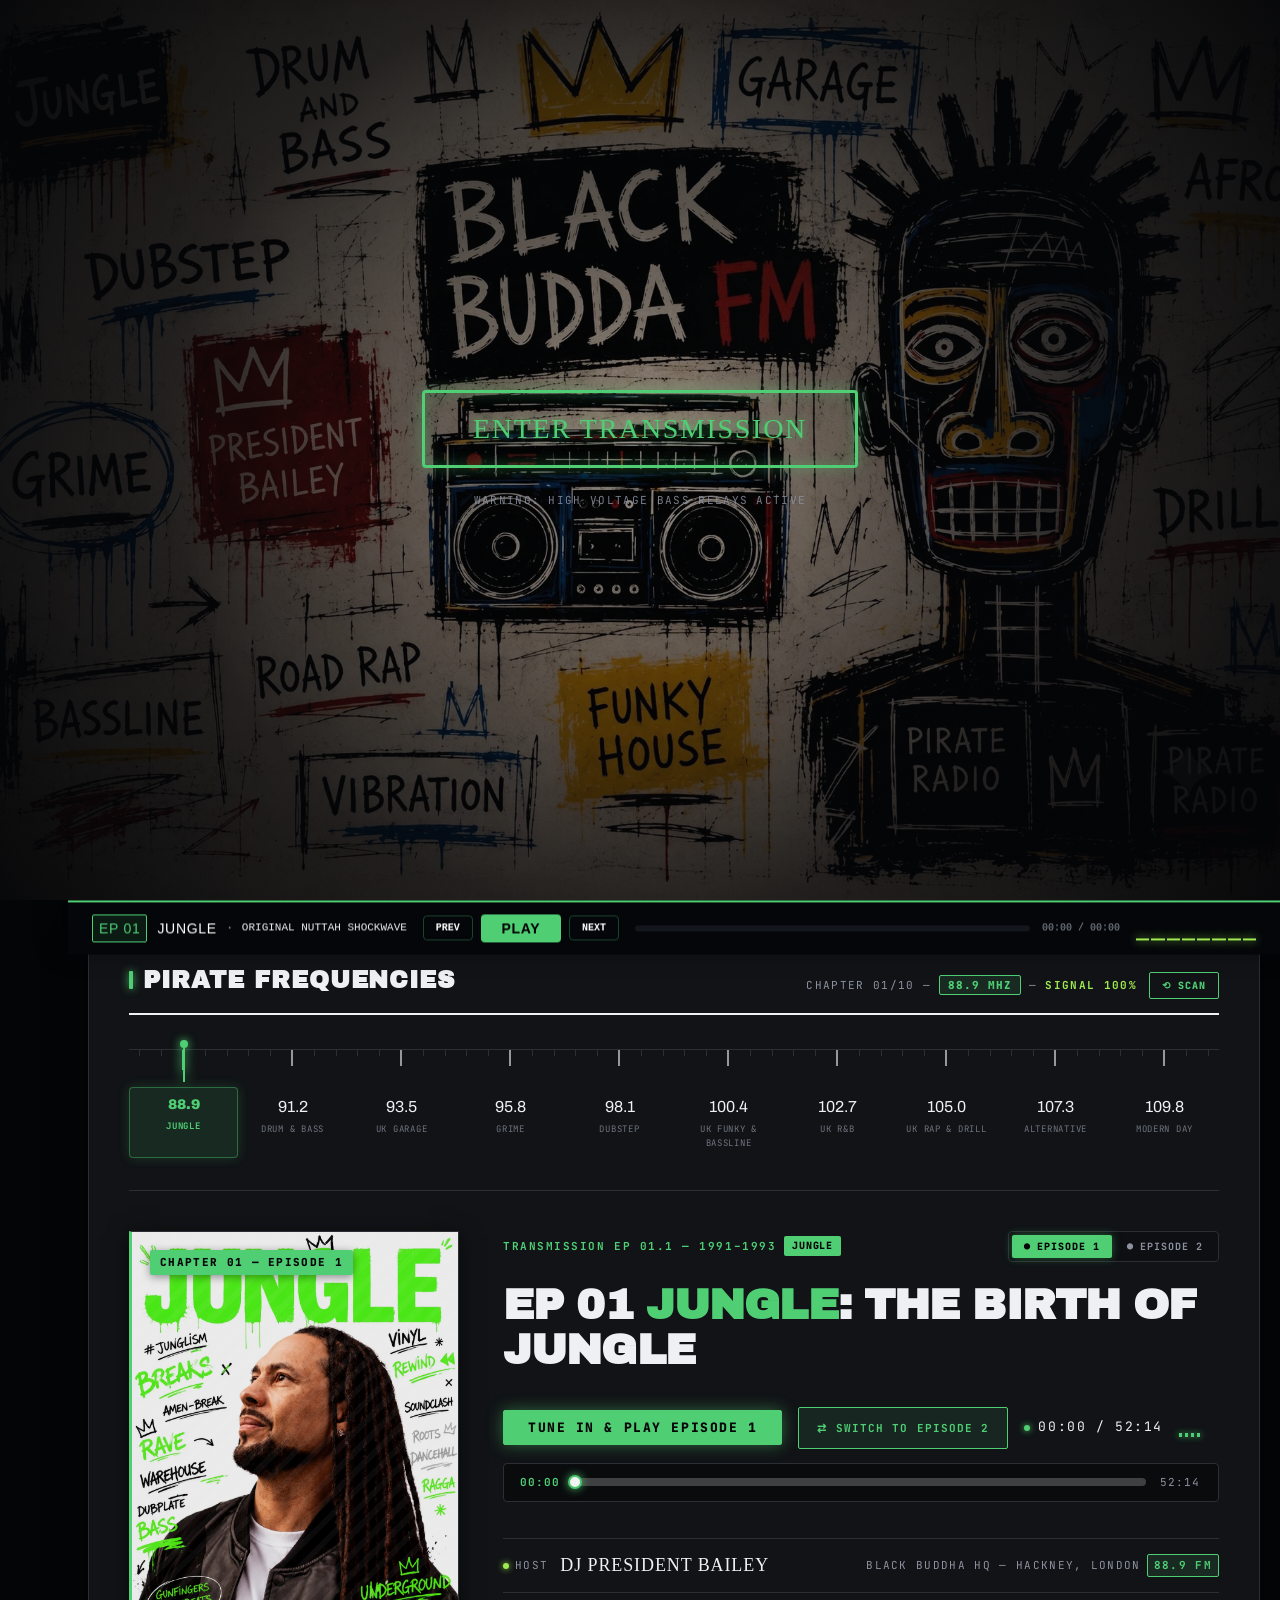
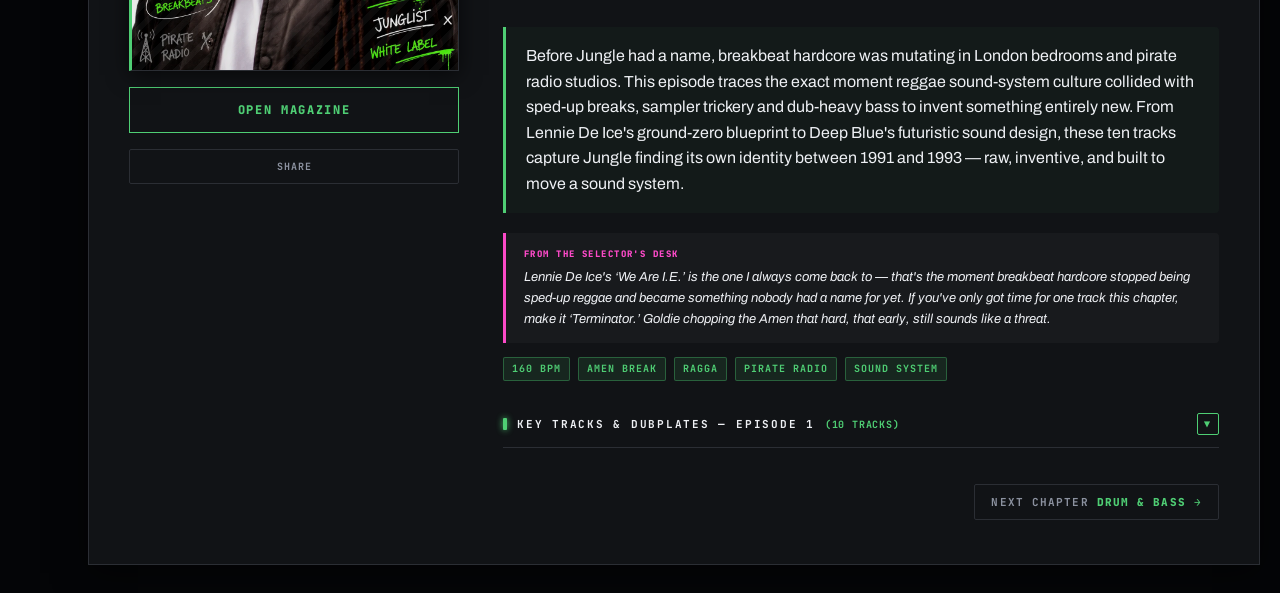
<file: test/index-spine-rack.html>
<!DOCTYPE html>
<html lang="en">

<head>
  <meta charset="utf-8">
  <meta name="viewport" content="width=device-width, initial-scale=1.0">
  <meta name="view-transition" content="same-origin">
  <title>BLACK BUDDHA FM | Bass Culture. Black Britain.</title>

  <!-- Primary SEO Meta Tags -->
  <meta name="description"
    content="Black Buddha FM is a pirate radio archive preserving and documenting Black British music culture from Jungle and Drum & Bass to UK Garage, Grime, Dubstep, and beyond.">
  <meta name="keywords"
    content="pirate radio, black british music, bass culture, jungle, drum and bass, uk garage, grime, dubstep, uk drill, afroswing">
  <link rel="canonical" href="https://blackbuddhafm.com/">

  <!-- Open Graph / Facebook -->
  <meta property="og:type" content="website">
  <meta property="og:url" content="https://blackbuddhafm.com/">
  <meta property="og:title" content="BLACK BUDDHA FM | Bass Culture. Black Britain.">
  <meta property="og:description"
    content="A pirate radio archive documenting the sounds, stories and movements that shaped Black British music culture.">
  <meta property="og:image" content="https://blackbuddhafm.com/images/logo.webp">

  <!-- Twitter -->
  <meta property="twitter:card" content="summary_large_image">
  <meta property="twitter:url" content="https://blackbuddhafm.com/">
  <meta property="twitter:title" content="BLACK BUDDHA FM | Bass Culture. Black Britain.">
  <meta property="twitter:description"
    content="A pirate radio archive documenting the sounds, stories and movements that shaped Black British music culture.">
  <meta property="twitter:image" content="https://blackbuddhafm.com/images/logo.webp">

  <!-- Crisp Vector SVG Favicon -->
  <link rel="icon" type="image/svg+xml"
    href="data:image/svg+xml,<svg xmlns=%22http://www.w3.org/2000/svg%22 viewBox=%220 0 100 100%22><circle cx=%2250%22 cy=%2250%22 r=%2248%22 fill=%22%23000%22 stroke=%22%23ff00ff%22 stroke-width=%224%22/><text x=%2250%25%22 y=%2250%25%22 dominant-baseline=%22middle%22 text-anchor=%22middle%22 font-size=%2250%22 font-family=%22sans-serif%22 font-weight=%22bold%22 fill=%22%2339FF14%22>BB</text></svg>">

  <!-- MusicPlaylist Structured JSON-LD Schema -->
  <script type="application/ld+json">
  {
    "@context": "https://schema.org",
    "@type": "MusicPlaylist",
    "name": "BLACK BUDDHA FM",
    "url": "https://blackbuddhafm.com/",
    "image": "https://blackbuddhafm.com/images/logo.webp",
    "description": "A pirate radio archive documenting the sounds, stories and movements that shaped Black British music culture."
  }
  </script>

  <link rel="preconnect" href="https://fonts.googleapis.com">
  <link rel="preconnect" href="https://fonts.gstatic.com" crossorigin>
  <link rel="preload" as="style"
    href="https://fonts.googleapis.com/css2?family=Archivo+Black&family=Archivo:ital,wght@0,400;0,500;0,600;0,700;1,400;1,600&family=JetBrains+Mono:ital,wght@0,400;0,500;0,700;1,400&family=Permanent+Marker&display=swap"
    onload="this.onload=null;this.rel='stylesheet'">
  <noscript>
    <link
      href="https://fonts.googleapis.com/css2?family=Archivo+Black&family=Archivo:ital,wght@0,400;0,500;0,600;0,700;1,400;1,600&family=JetBrains+Mono:ital,wght@0,400;0,500;0,700;1,400&family=Permanent+Marker&display=swap"
      rel="stylesheet">
  </noscript>

  <link rel="stylesheet" href="../critical.css?v=1.8">
  <link rel="preload" href="../styles.css?v=2.9" as="style" onload="this.onload=null;this.rel='stylesheet'">
  <noscript>
    <link rel="stylesheet" href="../styles.css?v=2.9">
  </noscript>

  <!-- Analytics scaffold — no account wired up yet.
       Swap in your real domain once you set one up (Plausible shown
       here as a privacy-friendly, no-cookie-banner default; drop in
       GA4 or GoatCounter instead if you prefer). -->
  <!-- <script defer data-domain="blackbuddhafm.com" src="https://plausible.io/js/script.js"></script> -->
</head>

<body class="theme-ep01 splash-active theme-ep01">
  <div class="crt"></div>

  <!-- SPLASH SCREEN OVERLAY -->
  <div id="splash-screen" class="splash-screen">
    <div class="splash-overlay"></div>
    <div class="splash-content">
      <button class="splash-btn" onclick="enterStation();" aria-label="Enter Broadcast Transmission">
        <span class="btn-cap">ENTER TRANSMISSION</span>
      </button>
      <p class="splash-sub">WARNING: HIGH VOLTAGE BASS RELAYS ACTIVE</p>
    </div>
  </div>

  <script>
    function enterStation() {
      const splash = document.getElementById('splash-screen');
      if (!splash) return;

      splash.classList.add('fade-out');
      document.body.classList.remove('splash-active');

      // Try to initialize and play radio
      if (typeof window.playPart === 'function') {
        window.playPart(window.currentPart || 1);
        if (window.audioCtx && window.staticGain) {
          try {
            const t = window.audioCtx.currentTime;
            window.staticGain.gain.setValueAtTime(0.4, t);
            window.staticGain.gain.exponentialRampToValueAtTime(0.01, t + 0.5);
          } catch (e) {
            console.warn(e);
          }
        }
      } else {
        // Flag to play when player.js loads
        window.shouldAutoPlayOnLoad = true;
      }

      setTimeout(() => {
        splash.remove();
      }, 800);
    }
  </script>

  <!-- TICKER — TEST: Cassette Spine Rack replacing the standard ticker bar -->
  <div class="ticker-bar spine-rack-bar" id="spine-rack-bar">
    <!-- spines generated at load from the real STATIONS array -->
    <div class="ticker-utility">
      <button class="ticker-util-btn" id="theme-toggle-btn" onclick="toggleLightMode()" aria-pressed="false" title="Switch to light mode" aria-label="Switch to light mode">☾</button>
    </div>
  </div>

  <style>
    /* ═══ TEST OVERRIDE: Cassette Spine Rack (see test/ticker-bar-variations.html #C6) ═══ */
    .spine-rack-bar {
      display: flex;
      align-items: stretch;
      padding: 6px 8px;
      gap: 4px;
    }
    .spine-rack-spine {
      flex: 1;
      border-radius: 2px;
      cursor: pointer;
      opacity: 0.45;
      transition: opacity 0.2s ease, transform 0.15s ease;
      display: flex;
      align-items: flex-end;
      justify-content: center;
      padding-bottom: 3px;
      border: none;
    }
    .spine-rack-spine span {
      font-family: var(--font-mono);
      font-size: 7px;
      font-weight: 800;
      color: #000;
      letter-spacing: -0.02em;
      writing-mode: vertical-rl;
    }
    .spine-rack-spine:hover { opacity: 0.75; }
    .spine-rack-spine.active {
      opacity: 1;
      transform: translateY(-3px);
      box-shadow: 0 4px 10px rgba(0, 0, 0, 0.6);
    }
    .spine-rack-bar .ticker-utility {
      border-left: none;
      margin-left: 4px;
      padding-left: 4px;
    }
  </style>

  <main>
        <!-- HERO SECTION -->
    <section class="hero" id="hero">
      <div class="hero-left">
        <p class="hero-tagline">Preserving Black British Music Culture</p>
        <h1 class="hero-title">BLACK<br><em>BUDDHA</em><br>FM</h1>
        <p class="hero-desc">A living archive documenting the sounds, stories and movements that shaped Black British music culture.</p>
        <a class="btn-primary" id="hero-play-btn" href="#console-card" onclick="scrollToTunerDeck(event);" style="width: fit-content; text-decoration: none; cursor: pointer;">
          <svg width="14" height="14" viewBox="0 0 24 24" fill="currentColor">
            <path d="M8 5v14l11-7z" />
          </svg>
          LISTEN NOW
        </a>
        <span class="hero-live-badge">LIVE FROM LONDON</span>
      </div>
    </section>

    <!-- ════════════════════════════════════════════════════════════════════════
         BLACK BUDDHA FM DUAL-EPISODE CONSOLE DECK
         ════════════════════════════════════════════════════════════════════════ -->
    <div class="main-container">
      <div class="console-card" id="console-card">
<section class="tuner-top">
        <div class="tuner-top-header">
          <div class="tuner-title-block">
            <span class="tuner-accent-bar"></span>
            <h2 class="tuner-title">PIRATE FREQUENCIES</h2>
          </div>
          <div class="tuner-header-right">
            <div class="tuner-meta-right" id="tuner-meta-right">
              <span>CHAPTER <span id="meta-ep-num">01/10</span> — <span id="meta-freq" class="meta-freq-accent">88.9 MHZ</span> — <span class="meta-signal-badge">SIGNAL 100%</span></span>
            </div>
            <button class="btn-scan" id="btn-scan" onclick="scanRandomChapter()" title="Scan to a random chapter">⟲ SCAN</button>
          </div>
        </div>

        <!-- Ruler Dial with Needle -->
        <div class="dial-container" id="dial-container" onpointerdown="handleDialPointerDown(event)" onpointermove="handleDialPointerMove(event)" onpointerup="handleDialPointerUp(event)" onpointercancel="handleDialPointerUp(event)" onkeydown="handleDialKeydown(event)" role="slider" tabindex="0" aria-label="Tune to a genre frequency — drag freely or use arrow keys" aria-valuemin="1" aria-valuemax="10" aria-valuenow="1">
          <div class="dial-ruler-line">
            <div class="dial-ticks" id="dial-ticks">
              <!-- Generated dynamically in JS -->
            </div>
            <div class="dial-needle" id="dial-needle" style="left: 45%;"></div>
          </div>

          <!-- Station Nodes Row -->
          <div class="dial-stations-row" id="dial-stations-row">
            <!-- Generated from STATIONS data -->
          </div>
        </div>

        <div class="tuner-divider"></div>
      </section>
<section class="transmission-grid">
        
        <!-- LEFT: MAGAZINE COVER PLATE -->
        <div class="mag-column">
          <div class="mag-cover-card" id="mag-cover-card">
            <div class="mag-stripes-bg"></div>
            <img src="../images/Jungle Magazine.webp" alt="Jungle chapter magazine cover — Chapter 01, Episode 1" class="mag-real-img" id="mag-real-img" width="900" height="1200" onerror="this.style.opacity='0'"/>
            
            <div class="mag-issue-badge" id="mag-issue-badge">CHAPTER 01 — EPISODE 1</div>
            </div>

          <button class="btn-open-mag" id="btn-open-mag" onclick="openActiveMagazine()">
            OPEN MAGAZINE
          </button>

          <div class="mag-secondary-actions">
            <button class="btn-secondary-action" id="btn-share-chapter" onclick="shareCurrentChapter()">SHARE</button>
          </div>
        </div>

        <!-- RIGHT: TRANSMISSION DETAILS & DECK -->
        <div class="tx-column">
          <div class="tx-top-meta">
            <div class="tx-chapter-tag" id="tx-chapter-tag">
              <span id="tx-chapter-text">TRANSMISSION EP 01.1 — 1991–1993</span>
              <span class="tx-genre-pill" id="tx-genre-pill">JUNGLE</span>
            </div>

            <!-- DUAL EPISODE PART SELECTOR BUTTONS -->
            <div class="episode-part-switcher" role="group" aria-label="Episode Switcher for current frequency">
              <button class="part-btn active" id="btn-part-1" onclick="setEpisodePart(1)">
                <span>●</span> EPISODE 1
              </button>
              <button class="part-btn" id="btn-part-2" onclick="setEpisodePart(2)">
                <span>●</span> EPISODE 2
              </button>
            </div>
          </div>

                    <h2 class="tx-title" id="tx-title">EP 01 <span class="title-genre-highlight" id="title-genre-highlight">JUNGLE</span>: THE BIRTH OF JUNGLE</h2>

                    <!-- ACTIONS & PLAY DECK (MOVED ABOVE HOST ROW) -->
          <div class="tx-actions-row">
            <div class="player-controls-line">
              <button class="btn-tune-play" id="btn-tune-play" onclick="togglePlayActiveTrack()">
                <span id="play-text">TUNE IN & PLAY EPISODE 1</span>
              </button>

              <!-- Switch Episode Toggle Button -->
              <button class="btn-switch-episode" id="btn-switch-episode" onclick="toggleCurrentPart()" title="Switch to Episode 2 on this frequency">
                <span id="switch-btn-icon">⇄</span>
                <span id="switch-btn-text">SWITCH TO EPISODE 2</span>
              </button>

              <div class="tx-timecode" id="tx-timecode">
                <span class="timecode-live-dot"></span>
                <span id="timecode-display">00:00 / 52:14</span>
              </div>

              <div class="mini-wave" id="mini-wave">
                <div class="mini-wave-bar"></div>
                <div class="mini-wave-bar"></div>
                <div class="mini-wave-bar"></div>
                <div class="mini-wave-bar"></div>
              </div>
            </div>

            <!-- Interactive Player Scrubber Bar -->
            <div class="tx-scrubber-wrapper" id="tx-scrubber-wrapper">
              <span class="scrub-time-current" id="scrub-time-current">00:00</span>
              <div class="scrubber-track" id="scrubber-track" onclick="handleScrubberClick(event)">
                <div class="scrubber-buffered" id="scrubber-buffered" style="width: 100%;"></div>
                <div class="scrubber-progress" id="scrubber-progress" style="width: 0%;">
                  <div class="scrubber-thumb" id="scrubber-thumb"></div>
                </div>
              </div>
              <span class="scrub-time-total" id="scrub-time-total">52:14</span>
            </div>
          </div>

          <!-- HOST & LOCATION ROW -->
          <div class="tx-host-row">
            <div class="host-left">
              <span class="host-dot"></span>
              <span>HOST</span>
              <span class="host-name-tag" id="tx-host-name">DJ PRESIDENT BAILEY</span>
            </div>
            <div id="tx-location-tag" style="display:flex; align-items:center; flex-wrap: wrap; row-gap: 4px;">
              <span>BLACK BUDDHA HQ — HACKNEY, LONDON</span>
              <span class="host-tech-badge" id="host-tech-badge">88.9 FM</span>
            </div>
          </div>

                    <!-- VELVET ROOM UNDERGROUND SPOTLIGHT ESSAY BOX -->
          <div class="tx-desc-wrapper" id="tx-desc-wrapper">
            <p id="tx-desc-box">Before Jungle had a name, breakbeat hardcore was mutating in London bedrooms and pirate radio studios. This episode traces the exact moment reggae sound-system culture collided with sped-up breaks, sampler trickery and dub-heavy bass to invent something entirely new. From Lennie De Ice's ground-zero blueprint to Deep Blue's futuristic sound design, these ten tracks capture Jungle finding its own identity between 1991 and 1993 — raw, inventive, and built to move a sound system.</p>
          </div>

          <!-- SELECTOR'S DESK — hidden unless a chapter has a selectorNote in its data -->
          <div class="selector-desk" id="selector-desk-wrapper" style="display:none;">
            <div class="selector-desk-label">FROM THE SELECTOR'S DESK</div>
            <p class="selector-desk-text" id="selector-desk-text"></p>
          </div>

          <!-- Micro Chips Row -->
          <div class="tx-chips-row" id="tx-chips-row">
            <span class="tx-chip">160 BPM</span>
            <span class="tx-chip">AMEN BREAK</span>
            <span class="tx-chip">RAGGA</span>
            <span class="tx-chip">PIRATE RADIO</span>
            <span class="tx-chip">SOUND SYSTEM</span>
          </div>

          <!-- KEY TRACKS & DUBPLATES DROPDOWN BUTTON -->
          <div class="tracks-section">
            <button class="tracks-dropdown-toggle" id="tracks-dropdown-toggle" aria-expanded="false" onclick="toggleTracksDropdown()" aria-label="Toggle Key Tracks and Dubplates list">
              <div class="toggle-left">
                <span class="tracks-tag-pill"></span>
                <span id="tracks-heading-text">KEY TRACKS & DUBPLATES — EPISODE 1</span>
                <span class="toggle-count-badge" id="toggle-count-badge">(10 TRACKS)</span>
              </div>
              <span class="toggle-chevron" id="toggle-chevron">▼</span>
            </button>

            <!-- Collapsible Track List Container -->
            <div class="tracks-collapsible-wrapper collapsed" id="tracks-collapsible-wrapper">
                            <div class="tracks-list-container" id="tracks-list-container">
                <div class="track-row-item">
                  <div class="track-left-meta">
                    <span class="track-row-num">01</span>
                    <span class="track-row-title">Lennie De Ice — We Are I.E. (1991)</span>
                  </div>
                  <span class="track-chip-badge">REEL 2 REEL</span>
                </div>
                <div class="track-row-item">
                  <div class="track-left-meta">
                    <span class="track-row-num">02</span>
                    <span class="track-row-title">A Guy Called Gerald — 28 Gun Bad Boy (1992)</span>
                  </div>
                  <span class="track-chip-badge">JUICE BOX</span>
                </div>
                <div class="track-row-item">
                  <div class="track-left-meta">
                    <span class="track-row-num">03</span>
                    <span class="track-row-title">SL2 — On a Ragga Tip (1992)</span>
                  </div>
                  <span class="track-chip-badge">XL RECORDINGS</span>
                </div>
                <div class="track-row-item">
                  <div class="track-left-meta">
                    <span class="track-row-num">04</span>
                    <span class="track-row-title">Rufige Kru (Goldie) — Terminator (1992)</span>
                  </div>
                  <span class="track-chip-badge">REINFORCED</span>
                </div>
                <div class="track-row-item">
                  <div class="track-left-meta">
                    <span class="track-row-num">05</span>
                    <span class="track-row-title">LTJ Bukem — Demon's Theme (1992)</span>
                  </div>
                  <span class="track-chip-badge">GOOD LOOKING</span>
                </div>
                <div class="track-row-item">
                  <div class="track-left-meta">
                    <span class="track-row-num">06</span>
                    <span class="track-row-title">Origin Unknown — Valley of the Shadows (1993)</span>
                  </div>
                  <span class="track-chip-badge">RAM RECORDS</span>
                </div>
                <div class="track-row-item">
                  <div class="track-left-meta">
                    <span class="track-row-num">07</span>
                    <span class="track-row-title">Hyper-On Experience (Foul Play Remix) — Lord of the Null Lines (1993)</span>
                  </div>
                  <span class="track-chip-badge">MOVING SHADOW</span>
                </div>
                <div class="track-row-item">
                  <div class="track-left-meta">
                    <span class="track-row-num">08</span>
                    <span class="track-row-title">Omni Trio (Foul Play Remix) — Renegade Snares (1993)</span>
                  </div>
                  <span class="track-chip-badge">MOVING SHADOW</span>
                </div>
                <div class="track-row-item">
                  <div class="track-left-meta">
                    <span class="track-row-num">09</span>
                    <span class="track-row-title">Krome & Time — The Slammer (1993)</span>
                  </div>
                  <span class="track-chip-badge">SUBURBAN BASE</span>
                </div>
                <div class="track-row-item">
                  <div class="track-left-meta">
                    <span class="track-row-num">10</span>
                    <span class="track-row-title">Deep Blue — The Helicopter Tune (1993)</span>
                  </div>
                  <span class="track-chip-badge">MOVING SHADOW</span>
                </div>
              </div>
            </div>
          </div>

          <div class="next-chapter-row" id="next-chapter-row">
            <button class="btn-next-chapter" id="btn-next-chapter" onclick="goToNextChapter()">
              <span>NEXT CHAPTER</span>
              <span id="next-chapter-label" class="next-chapter-label">DRUM &amp; BASS →</span>
            </button>
          </div>

          </div>
      </section>
      </div>
    </div>

  </main>

  <!-- Hidden mount referenced by inline script for signal badge text updates -->
  <div style="display: none;">
    <div id="signal-badge-text"></div>
  </div>

  <!-- MAGAZINE BOOKLET MODAL (Interactive reader) -->
  <div class="magazine-modal-overlay" id="magazine-modal" role="dialog" aria-modal="true" aria-label="Magazine Archive Booklet" style="display: none;">
    <div class="magazine-modal-content">
      <button class="magazine-close-btn" id="magazine-close-btn" aria-label="Close magazine reader">CLOSE ARCHIVE [ESC]</button>
      <div class="booklet-scroll-container">
        <div class="booklet-container" id="booklet-container">
          <!-- Dynamically populated 2-page spreads by magazine.js -->
        </div>
      </div>
      <div class="booklet-nav-controls" style="display: flex; justify-content: space-between; align-items: center; margin-top: 16px;">
        <button class="btn-tab" id="booklet-prev-btn" style="background: #111; border: 1px solid #333; color: #fff; padding: 6px 16px; cursor: pointer;">&larr; PREVIOUS</button>
        <span class="booklet-page-indicator" id="booklet-page-indicator" style="font-family: monospace; font-size: 11px; color: var(--theme-primary); font-weight: bold;">PAGE 1 / 4</span>
        <button class="btn-tab" id="booklet-next-btn" style="background: #111; border: 1px solid #333; color: #fff; padding: 6px 16px; cursor: pointer;">NEXT &rarr;</button>
      </div>
    </div>
  </div>

  <script src="../magazine.js" defer></script>
  

  <script>

    const STATIONS = [
  {
    "epNum": "01",
    "genre": "JUNGLE",
    "freq": 88.9,
    "location": "Hackney, London",
    "cardImg": "../images/Jungle Magazine.webp",
    "hostName": "DJ PRESIDENT BAILEY",
    "ep1": {
      "title": "The Birth of Jungle",
      "selectorNote": "Lennie De Ice's ‘We Are I.E.’ is the one I always come back to — that's the moment breakbeat hardcore stopped being sped-up reggae and became something nobody had a name for yet. If you've only got time for one track this chapter, make it ‘Terminator.’ Goldie chopping the Amen that hard, that early, still sounds like a threat.",
      "subtitle": "THE BIRTH OF JUNGLE \u00b7 BREAKBEAT HARDCORE & RAGGA ROOTS",
      "era": "1991\u20131993",
      "desc": "Before Jungle had a name, breakbeat hardcore was mutating in London bedrooms and pirate radio studios. This episode traces the exact moment reggae sound-system culture collided with sped-up breaks, sampler trickery and dub-heavy bass to invent something entirely new. From Lennie De Ice's ground-zero blueprint to Deep Blue's futuristic sound design, these ten tracks capture Jungle finding its own identity between 1991 and 1993 \u2014 raw, inventive, and built to move a sound system.",
      "chips": [
        "160 BPM",
        "AMEN BREAK",
        "RAGGA",
        "PIRATE RADIO",
        "SOUND SYSTEM"
      ],
      "duration": "52:14",
      "audio": "../audio/episode-01-1.mp3",
      "tracks": [
        {
          "title": "Lennie De Ice \u2014 We Are I.E. (1991)",
          "tag": "REEL 2 REEL"
        },
        {
          "title": "A Guy Called Gerald \u2014 28 Gun Bad Boy (1992)",
          "tag": "JUICE BOX"
        },
        {
          "title": "SL2 \u2014 On a Ragga Tip (1992)",
          "tag": "XL RECORDINGS"
        },
        {
          "title": "Rufige Kru (Goldie) \u2014 Terminator (1992)",
          "tag": "REINFORCED"
        },
        {
          "title": "LTJ Bukem \u2014 Demon's Theme (1992)",
          "tag": "GOOD LOOKING"
        },
        {
          "title": "Origin Unknown \u2014 Valley of the Shadows (1993)",
          "tag": "RAM RECORDS"
        },
        {
          "title": "Hyper-On Experience (Foul Play Remix) \u2014 Lord of the Null Lines (1993)",
          "tag": "MOVING SHADOW"
        },
        {
          "title": "Omni Trio (Foul Play Remix) \u2014 Renegade Snares (1993)",
          "tag": "MOVING SHADOW"
        },
        {
          "title": "Krome & Time \u2014 The Slammer (1993)",
          "tag": "SUBURBAN BASE"
        },
        {
          "title": "Deep Blue \u2014 The Helicopter Tune (1993)",
          "tag": "MOVING SHADOW"
        }
      ]
    },
    "ep2": {
      "title": "Jungle Takes Over",
      "subtitle": "JUNGLE TAKES OVER \u00b7 THE RAGGA POP EXPLOSION & DRUM REVISION",
      "era": "1994\u20131995",
      "desc": "By 1994, Jungle had broken out of the underground and onto national radio and the UK charts. This episode follows that explosion \u2014 General Levy's ragga vocals going mainstream, Goldie's cinematic ambition on \u201cInner City Life\u201d, and Remarc's razor-edited Amen breaks pushing technical limits. Ten tracks trace how a pirate-radio sound became impossible to ignore, before quietly transforming into something new: the tighter, deeper, more technical style that would soon be renamed Drum & Bass.",
      "chips": [
        "165 BPM",
        "AMEN BREAKS",
        "RAGGA CHANTS",
        "UK CHARTS",
        "PIRATE RELAY"
      ],
      "duration": "46:20",
      "audio": "../audio/episode-01-2.mp3",
      "tracks": [
        {
          "title": "M-Beat feat. General Levy \u2014 Incredible (1994)",
          "tag": "RENK RECORDS"
        },
        {
          "title": "Shy FX & UK Apachi \u2014 Original Nuttah (1994)",
          "tag": "SOUR"
        },
        {
          "title": "Conquering Lion (Rebel MC) \u2014 Code Red (1994)",
          "tag": "MANGO"
        },
        {
          "title": "Leviticus \u2014 Burial (1994)",
          "tag": "PHILLY BLUNT"
        },
        {
          "title": "Tom & Jerry (4hero) \u2014 Maximum Style (1994)",
          "tag": "TOM & JERRY"
        },
        {
          "title": "Krome & Time \u2014 The License (1994)",
          "tag": "TEARIN VINYL"
        },
        {
          "title": "Goldie feat. Diane Charlemagne \u2014 Inner City Life (1994)",
          "tag": "FFRR / METALHEADZ"
        },
        {
          "title": "Remarc \u2014 R.I.P. (1995)",
          "tag": "SUBURBAN BASE"
        },
        {
          "title": "Sound of the Future (DJ SS) \u2014 The Lighter (1995)",
          "tag": "FORMATION"
        },
        {
          "title": "DJ Zinc \u2014 Super Sharp Shooter (1995)",
          "tag": "GANJA RECORDS"
        }
      ]
    }
  },
  {
    "epNum": "02",
    "genre": "DRUM & BASS",
    "freq": 91.2,
    "location": "Bristol",
    "cardImg": "../images/Drum n Bass Magazine.webp",
    "hostName": "DJ PRESIDENT BAILEY",
    "ep1": {
      "title": "The Rise of Drum & Bass",
      "selectorNote": "This is the chapter where the sound stopped shouting and started thinking. Alex Reece's ‘Pulp Fiction’ is jazz with the safety catch off — put it next to Bad Company's ‘The Nine’ and you can hear the whole genre arguing with itself about how cold it's allowed to get.",
      "subtitle": "THE RISE OF DRUM & BASS \u00b7 TECHSTEP, MERCURY PRIZE & PRECISION",
      "era": "1995\u20132009",
      "desc": "Jungle's chaos gave way to precision. This episode follows Drum & Bass from 1995 to 2009 \u2014 Alex Reece stripping the breaks back to something cold and hypnotic, Roni Size and Reprazent winning the Mercury Prize with live instrumentation, and Bad Company's techstep pushing the sound darker and more machine-like. By the 2000s the genre was reaching arenas with Pendulum and the UK charts with Chase & Status \u2014 ten records tracing bass music's journey from rave to global stage.",
      "chips": [
        "174 BPM",
        "BREAKBEAT",
        "SUB-BASS",
        "LIQUID FUNK",
        "TECHSTEP"
      ],
      "duration": "59:08",
      "audio": "../audio/episode-02-1.mp3",
      "tracks": [
        {
          "title": "Alex Reece \u2014 Pulp Fiction (1995)",
          "tag": "METALHEADZ"
        },
        {
          "title": "Adam F \u2014 Circles (1995)",
          "tag": "SECTION 5"
        },
        {
          "title": "Roni Size / Reprazent \u2014 Brown Paper Bag (1997)",
          "tag": "TALKIN LOUD"
        },
        {
          "title": "Bad Company UK \u2014 The Nine (1998)",
          "tag": "BC RECORDINGS"
        },
        {
          "title": "Andy C & Shimon \u2014 Body Rock (2001)",
          "tag": "RAM RECORDS"
        },
        {
          "title": "DJ Marky & XRS feat. Stamina MC \u2014 LK (Carolina Carol Bela) (2002)",
          "tag": "V RECORDINGS"
        },
        {
          "title": "Pendulum feat. $pyda & Tenor Fly \u2014 Tarantula (2005)",
          "tag": "BREAKBEAT KAOS"
        },
        {
          "title": "Chase & Status feat. Capleton \u2014 Duppy Man (2005)",
          "tag": "BREAKBEAT KAOS"
        },
        {
          "title": "High Contrast \u2014 Kiss Kiss Bang Bang (2007)",
          "tag": "HOSPITAL RECORDS"
        },
        {
          "title": "Chase & Status feat. Plan B \u2014 End Credits (2009)",
          "tag": "MTA / RAM"
        }
      ]
    },
    "ep2": {
      "title": "Drum & Bass Goes Global",
      "subtitle": "DRUM & BASS GOES GLOBAL \u00b7 FESTIVAL ANTHEMS & LIQUID REVIVALS",
      "era": "2010\u2013Present",
      "desc": "Drum & Bass enters its global era. From festival-ready anthems and dubstep crossovers to soulful liquid revivals and Brazilian-flavoured melody, this episode tracks how the genre spread far beyond its London and Bristol roots after 2010. Expect commercial pop crossovers from Rudimental and Wilkinson alongside uncompromising neurofunk, minimal deep cuts and MC-led jump-up energy \u2014 eleven tracks that prove Drum & Bass never stopped evolving, even as it absorbed new sounds, scenes and audiences worldwide.",
      "chips": [
        "175 BPM",
        "NEUROFUNK",
        "JUMP-UP",
        "ROLLING BASSLINE",
        "RAVE"
      ],
      "duration": "40:15",
      "audio": "../audio/episode-02-2.mp3",
      "tracks": [
        {
          "title": "Sub Focus \u2014 Rock It (2009)",
          "tag": "RAM RECORDS"
        },
        {
          "title": "Skream \u2014 Where You Should Be (2010)",
          "tag": "TEMPA"
        },
        {
          "title": "Totally Enormous Extinct Dinosaurs (Calibre Remix) \u2014 Garden (2011)",
          "tag": "POLYDOR"
        },
        {
          "title": "Rudimental feat. John Newman \u2014 Feel the Love (2012)",
          "tag": "BLACK BUTTER"
        },
        {
          "title": "Wilkinson \u2014 Afterglow (2013)",
          "tag": "RAM RECORDS"
        },
        {
          "title": "Nu:Logic \u2014 Morning Light (c. 2014)",
          "tag": "HOSPITAL RECORDS"
        },
        {
          "title": "Noisia & The Upbeats \u2014 Dead Limit (2013)",
          "tag": "VISION RECORDINGS"
        },
        {
          "title": "High Contrast \u2014 If We Ever (Unglued Remix) (c. 2016)",
          "tag": "HOSPITAL RECORDS"
        },
        {
          "title": "Netsky, Daddy Waku & Chantal Kashala \u2014 Everybody Loves The Sunshine (2018)",
          "tag": "HOSPITAL RECORDS"
        },
        {
          "title": "Klinical \u2014 Around Me VIP (c. 2020)",
          "tag": "LIFESTYLE MUSIC"
        },
        {
          "title": "P Money x Whiney \u2014 Buss The Red (c. 2021)",
          "tag": "HOSPITAL RECORDS"
        }
      ]
    }
  },
  {
    "epNum": "03",
    "genre": "UK GARAGE",
    "freq": 93.5,
    "location": "Romford, Essex",
    "cardImg": "../images/Garage Magazine.webp",
    "hostName": "DJ PRESIDENT BAILEY",
    "ep1": {
      "title": "The Golden Era of 4x4, 2-Step & Vocal Soul",
      "selectorNote": "I've played ‘Re-Rewind’ more times than any other record in this archive and it still gets the same reaction every time. This is the sound of a Friday night when the champagne bars actually felt like somewhere you'd earned your way into.",
      "subtitle": "THE GOLDEN ERA \u00b7 4X4, 2-STEP & VOCAL SOUL",
      "era": "1995\u20132000",
      "desc": "UK Garage's golden years, when American house and garage rhythms were reshaped into something distinctly British. This episode traces the shift from four-to-the-floor anthems into skippy, soulful 2-step, as vocal-led records by Craig David, MJ Cole and Shanks & Bigfoot carried the sound from underground raves into the charts. Champagne bars, garage nights and rewind culture defined the era \u2014 twelve tracks capturing UK Garage at its smoothest and most celebratory, just before the sound turned darker.",
      "chips": [
        "130 BPM",
        "2-STEP",
        "4X4",
        "SPEED GARAGE",
        "CHAMPAGNE RAVE"
      ],
      "duration": "42:17",
      "audio": "../audio/episode-03-1.mp3",
      "tracks": [
        {
          "title": "Nightcrawlers (MK Dub Revisited Edit) \u2014 Push The Feeling On (1995)",
          "tag": "FFRR"
        },
        {
          "title": "Roy Davis Jr. (Live Garage Mix) \u2014 Gabriel (1996)",
          "tag": "LARGE RECORDS"
        },
        {
          "title": "Tina Moore (Kelly G Bump-N-Go Dub Edit) \u2014 Never Gonna Let You Go (1997)",
          "tag": "DELIRIOUS"
        },
        {
          "title": "Double 99 \u2014 RipGroove (1997)",
          "tag": "SATELLITE"
        },
        {
          "title": "Dem 2 \u2014 Destiny (Sleepless) (1998)",
          "tag": "143 RECORDS"
        },
        {
          "title": "MJ Cole \u2014 Sincere (1998)",
          "tag": "TALKIN LOUD"
        },
        {
          "title": "Artful Dodger feat. Romina Johnson \u2014 Moving Too Fast (1999)",
          "tag": "LOCKED ON"
        },
        {
          "title": "Craig David & Artful Dodger \u2014 Re-Rewind (1999)",
          "tag": "RELENTLESS"
        },
        {
          "title": "Shanks & Bigfoot \u2014 Sweet Like Chocolate (1999)",
          "tag": "PEPPER RECORDS"
        },
        {
          "title": "Monsta Boy \u2014 Sorry (I Didn't Know) (2000)",
          "tag": "LOCKED ON"
        },
        {
          "title": "Sweet Female Attitude (Sunship Edit) \u2014 Flowers (2000)",
          "tag": "MILKK"
        },
        {
          "title": "Wookie feat. Lain \u2014 Battle (2000)",
          "tag": "S2S"
        }
      ]
    },
    "ep2": {
      "title": "Dark Garage, MC Culture & The UKG Revival",
      "subtitle": "DARK GARAGE, MC CULTURE & THE UKG REVIVAL",
      "era": "1999\u20132023",
      "desc": "As the champagne era faded, MC crews took over the microphone and the mood turned darker. This episode follows Garage's harder, bass-heavy turn \u2014 So Solid Crew's chart-storming \u201c21 Seconds\u201d, Oxide & Neutrino's genre-splitting \u201cBound 4 Da Reload\u201d, and The Streets' street-poet debut \u2014 before the scene fragmented into Grime and UK Rap. It closes decades later with a new generation, AJ Tracey, PinkPantheress and Sammy Virji, reviving UK Garage's rhythms and rewind culture for a fresh audience.",
      "chips": [
        "134 BPM",
        "DARK GARAGE",
        "SO SOLID",
        "MC CULTURE",
        "UKG REVIVAL"
      ],
      "duration": "38:40",
      "audio": "../audio/episode-03-2.mp3",
      "tracks": [
        {
          "title": "DJ Luck & MC Neat \u2014 A Little Bit of Luck (1999)",
          "tag": "RED ROSE"
        },
        {
          "title": "Sia (Wookie Remix) \u2014 Little Man (2000)",
          "tag": "LONG LOST BROTHER"
        },
        {
          "title": "Zed Bias \u2014 Neighbourhood (2000)",
          "tag": "LOCKED ON"
        },
        {
          "title": "Oxide & Neutrino \u2014 Bound 4 Da Reload (Casualty) (2000)",
          "tag": "EAST WEST"
        },
        {
          "title": "Genius Cru \u2014 Boom Selection (2001)",
          "tag": "KRONIK"
        },
        {
          "title": "So Solid Crew \u2014 Oh No (That's the Word) (2001)",
          "tag": "RELENTLESS"
        },
        {
          "title": "Sticky feat. Ms. Dynamite \u2014 Booo! (2001)",
          "tag": "SOCIAL CIRCLES"
        },
        {
          "title": "So Solid Crew \u2014 21 Seconds (2001)",
          "tag": "RELENTLESS"
        },
        {
          "title": "The Streets \u2014 Has It Come To This? (2001)",
          "tag": "679 RECORDINGS"
        },
        {
          "title": "Daniel Bedingfield \u2014 Gotta Get Thru This (2001)",
          "tag": "RELENTLESS"
        },
        {
          "title": "AJ Tracey \u2014 Ladbroke Grove (Remix) (2019)",
          "tag": "AJ TRACEY"
        },
        {
          "title": "PinkPantheress \u2014 Stars (2021)",
          "tag": "PARLOPHONE"
        },
        {
          "title": "Sammy Virji feat. Flowdan \u2014 Shella Verse (2023)",
          "tag": "VIRJI RECORDS"
        }
      ]
    }
  },
  {
    "epNum": "04",
    "genre": "GRIME",
    "freq": 95.8,
    "location": "Bow, East London",
    "cardImg": "../images/Grime magazine.webp",
    "hostName": "DJ PRESIDENT BAILEY",
    "ep1": {
      "title": "Early Grime & Eskibeat Lineup",
      "selectorNote": "Wiley's ‘Wot Do U Call It?’ is the moment the genre named itself out loud. Everything on this list was made by teenagers with no budget and a MIDI keyboard, and it still sounds more dangerous than most things made with real money since.",
      "subtitle": "EARLY GRIME & ESKIBEAT LINEUP \u00b7 BOW E3 TO RINSE FM",
      "era": "2000\u20132007",
      "desc": "Grime's blueprint years. Built from Eskibeat's icy synths and pirate radio energy, this episode follows the genre from Pay As U Go Cartel's early instrumentals through Wiley and Dizzee Rascal's genre-defining 2004 output, to the crew culture of Roll Deep, Ruff Sqwad and Jammer. Seventeen tracks of raw, DIY bars over stripped-back 140bpm beats capture the sound of East London teenagers inventing an entirely new British music genre from scratch, one pirate broadcast at a time.",
      "chips": [
        "140 BPM",
        "ESKIBEAT",
        "MC CLASH",
        "PIRATE RADIO",
        "SINOGRIME"
      ],
      "duration": "38:45",
      "audio": "../audio/episode-04-1.mp3",
      "tracks": [
        {
          "title": "Pay As U Go Cartel \u2014 Know We (2000)",
          "tag": "SOLID CITY"
        },
        {
          "title": "More Fire Crew \u2014 Oi (2002)",
          "tag": "GO BEAT"
        },
        {
          "title": "Dizzee Rascal \u2014 I Luv U (2003)",
          "tag": "XL RECORDINGS"
        },
        {
          "title": "Wiley \u2014 Wot Do U Call It? (2004)",
          "tag": "XL RECORDINGS"
        },
        {
          "title": "Wiley feat. Roll Deep \u2014 Morgue (2004)",
          "tag": "WHITE LABEL"
        },
        {
          "title": "Lethal Bizzle \u2014 Pow! (Forward) (2004)",
          "tag": "RELENTLESS"
        },
        {
          "title": "Crazy Titch \u2014 Do Some Work (2004)",
          "tag": "CRAZY TITCH"
        },
        {
          "title": "SLK \u2014 North Weezy (2004)",
          "tag": "STICKY PRODUCTIONS"
        },
        {
          "title": "Kano \u2014 P's and Q's (2004)",
          "tag": "679 RECORDINGS"
        },
        {
          "title": "Dizzee Rascal \u2014 Face (2004)",
          "tag": "DIRTEE STANK"
        },
        {
          "title": "XTC \u2014 Functions on the Low (2004)",
          "tag": "WHITE LABEL"
        },
        {
          "title": "Roll Deep \u2014 When I'm 'Ere (2005)",
          "tag": "RELENTLESS"
        },
        {
          "title": "Ruff Sqwad feat. Wiley \u2014 Together (2005)",
          "tag": "RUFF SQWAD"
        },
        {
          "title": "Chip \u2014 Who Are You? (2005)",
          "tag": "ALWAYZ RECORDINGS"
        },
        {
          "title": "Jammer \u2014 Murkle Man (2006)",
          "tag": "JAHMEKIEL"
        },
        {
          "title": "JME \u2014 96 Bars of Revenge (2006)",
          "tag": "BOY BETTER KNOW"
        },
        {
          "title": "The Bug feat. Flowdan \u2014 Skeng (2007)",
          "tag": "NINJA TUNE"
        }
      ]
    },
    "ep2": {
      "title": "Mid-2000s & Modern Grime Era",
      "subtitle": "MID-2000S & MODERN GRIME ERA \u00b7 BOY BETTER KNOW & RESURGENCE",
      "era": "2007\u20132024",
      "desc": "Grime matures and multiplies. This episode tracks the genre's second decade \u2014 Skepta and Wiley's continued dominance, Newham Generals and Tempa T's rave-ready anthems, Boy Better Know's rise, D Double E's technical mastery \u2014 through to the 2010s resurgence led by Stormzy, Dave and AJ Tracey. Across more than twenty tracks spanning almost two decades, hear how grime's DIY pirate-radio roots grew into a genre capable of headlining festivals and topping the UK charts.",
      "chips": [
        "140 BPM",
        "BOY BETTER KNOW",
        "DIY BEATS",
        "SOUND CLASH",
        "RESURGENCE"
      ],
      "duration": "35:10",
      "audio": "../audio/episode-04-2.mp3",
      "tracks": [
        {
          "title": "Skepta \u2014 Shutdown (2014)",
          "tag": "BOY BETTER KNOW"
        },
        {
          "title": "Skepta feat. JME \u2014 That's Not Me (2014)",
          "tag": "BOY BETTER KNOW"
        },
        {
          "title": "Wiley \u2014 Bow E3 (2007)",
          "tag": "BIG DADA"
        },
        {
          "title": "Wretch 32 feat. Badness & Ghetto \u2014 Ina Di Ghetto (2007)",
          "tag": "LEVELS"
        },
        {
          "title": "President T \u2014 Space Ship Freestyle (2008)",
          "tag": "STAR WORK"
        },
        {
          "title": "Newham Generals \u2014 Hard (2008)",
          "tag": "DIRTEE STANK"
        },
        {
          "title": "Tempa T \u2014 Next Hype (2009)",
          "tag": "TEMPA T"
        },
        {
          "title": "Novelist \u2014 Wait Stop Wait (2014)",
          "tag": "OIL GANG"
        },
        {
          "title": "Boy Better Know \u2014 Too Many Man (2009)",
          "tag": "BOY BETTER KNOW"
        },
        {
          "title": "Class of Deja feat. D Double E & Ghetts \u2014 Class of Deja (2016)",
          "tag": "DIRTEE STANK"
        },
        {
          "title": "D Double E \u2014 Street Fighter Riddim (2010)",
          "tag": "DIRTEE STANK"
        },
        {
          "title": "Merky Ace \u2014 Taunt (2011)",
          "tag": "NO HAT NO HOOD"
        },
        {
          "title": "Meridian Dan feat. Big H & JME \u2014 German Whip (2013)",
          "tag": "PMR"
        },
        {
          "title": "Dave & AJ Tracey \u2014 Thiago Silva (2016)",
          "tag": "SANTAN"
        },
        {
          "title": "Terror Danjah \u2014 Cock Back (c. 2005)",
          "tag": "AFTERSHOCK"
        },
        {
          "title": "Stormzy \u2014 Shut Up (2015)",
          "tag": "#MERKY"
        },
        {
          "title": "Lady Leshurr \u2014 Queen's Speech (Ep. 4) (2016)",
          "tag": "LADY LESHURR"
        },
        {
          "title": "P Money \u2014 Originators (2013)",
          "tag": "NON STOP MUSIC"
        },
        {
          "title": "Chip \u2014 Grime Scene Saviours Reloaded (2017)",
          "tag": "ALWAYZ RECORDINGS"
        },
        {
          "title": "Flirta D \u2014 Warp Speed 2 (c. 2016)",
          "tag": "SLT"
        },
        {
          "title": "Bashy \u2014 Black Boys (2007)",
          "tag": "RAGZ TO RICHEZ"
        },
        {
          "title": "Kasst 8 \u2014 Subliminals (c. 2020)",
          "tag": "KASST 8"
        }
      ]
    }
  },
  {
    "epNum": "05",
    "genre": "DUBSTEP",
    "freq": 98.1,
    "location": "Croydon",
    "cardImg": "../images/Jungle Magazine.webp",
    "hostName": "DJ PRESIDENT BAILEY",
    "ep1": {
      "title": "Underground Roots & UK Crossover",
      "selectorNote": "DMZ nights were about the low end pressing on your chest before you'd even registered a melody. ‘Midnight Request Line’ barely has a tune — it's a room, not a song. That's the whole point of this era.",
      "subtitle": "UNDERGROUND ROOTS & UK CROSSOVER \u00b7 DMZ, FWD>> & SUB-BASS",
      "era": "2005\u20132010",
      "desc": "Dubstep's underground foundations, forged in South London record shops and clubs like DMZ and FWD>>. This episode follows the genre from Skream's cavernous \u201cMidnight Request Line\u201d through Digital Mystikz's dub-heavy sub-bass experiments and Mala's meditative low end, to its first pop crossover moments with Katy B and La Roux. Ten tracks capture the sparse, bass-driven sound at its most minimal and hypnotic, before it crossed the Atlantic and changed shape entirely into something louder and brasher.",
      "chips": [
        "140 BPM",
        "SUB-BASS",
        "HALF-STEP",
        "DMZ",
        "FWD>>"
      ],
      "duration": "50:18",
      "audio": "../audio/episode-05-1.mp3",
      "tracks": [
        {
          "title": "Skream \u2014 Midnight Request Line (2005)",
          "tag": "TEMPA"
        },
        {
          "title": "Digital Mystikz \u2014 AntiWar Dub (2006)",
          "tag": "DMZ"
        },
        {
          "title": "Coki \u2014 Haunted (2006)",
          "tag": "DMZ"
        },
        {
          "title": "Mala \u2014 Changes (2007)",
          "tag": "DEEP MEDI"
        },
        {
          "title": "Rusko \u2014 Cockney Thug (2007)",
          "tag": "SUB SOLDIERS"
        },
        {
          "title": "Benga & Coki \u2014 Night (2008)",
          "tag": "TEMPA"
        },
        {
          "title": "TC (Caspa Remix) \u2014 Where's My Money (2008)",
          "tag": "D-STYLE"
        },
        {
          "title": "La Roux (Skream's Let's Get Ravey Remix) \u2014 In For the Kill (2009)",
          "tag": "POLYDOR"
        },
        {
          "title": "Katy B \u2014 Katy On a Mission (2010)",
          "tag": "RINSE"
        },
        {
          "title": "Magnetic Man \u2014 I Need Air (2010)",
          "tag": "COLUMBIA"
        }
      ]
    },
    "ep2": {
      "title": "Brostep, US Explosion & Festival Dubstep",
      "subtitle": "BROSTEP, US EXPLOSION & FESTIVAL DUBSTEP",
      "era": "2010\u20132015",
      "desc": "Dubstep goes global \u2014 and gets louder. This episode follows the genre's mutation into brostep and festival-scale EDM, as Skrillex, Flux Pavilion and Nero take the wobble bass from British basements to American main stages and mainstream radio. Eleven tracks trace the shift from underground sound-system pressure to arena-sized, distortion-heavy drops, ending with one of the biggest pop crossovers dubstep \u2014 by this point barely recognisable from its Croydon roots \u2014 ever produced.",
      "chips": [
        "140 BPM",
        "WOBBLE BASS",
        "BROSTEP",
        "SOUND SYSTEM",
        "EDM FESTIVAL"
      ],
      "duration": "32:45",
      "audio": "../audio/episode-05-2.mp3",
      "tracks": [
        {
          "title": "Doctor P \u2014 Sweet Shop (2010)",
          "tag": "CIRCUS RECORDS"
        },
        {
          "title": "Flux Pavilion \u2014 I Can't Stop (2010)",
          "tag": "CIRCUS RECORDS"
        },
        {
          "title": "Skrillex \u2014 Scary Monsters and Nice Sprites (2010)",
          "tag": "BIG BEAT"
        },
        {
          "title": "Flux Pavilion \u2014 Bass Cannon (2011)",
          "tag": "CIRCUS RECORDS"
        },
        {
          "title": "Modestep \u2014 Sunlight (2011)",
          "tag": "POLYDOR"
        },
        {
          "title": "Skrillex feat. Sirah \u2014 Bangarang (2011)",
          "tag": "OWSLA"
        },
        {
          "title": "Nero (Skrillex & Nero Remix) \u2014 Promises (2011)",
          "tag": "MTA RECORDS"
        },
        {
          "title": "Flight Facilities (Adventure Club Remix) \u2014 Crave You (2011)",
          "tag": "FUTURE CLASSIC"
        },
        {
          "title": "Seven Lions feat. Fiora \u2014 Days to Come (2012)",
          "tag": "OWSLA"
        },
        {
          "title": "Knife Party \u2014 Bonfire (2012)",
          "tag": "EARSTORM"
        },
        {
          "title": "Skrillex & Diplo feat. Justin Bieber \u2014 Where Are \u00dc Now (2015)",
          "tag": "ATLANTIC"
        }
      ]
    }
  },
  {
    "epNum": "06",
    "genre": "UK FUNKY & BASSLINE",
    "freq": 100.4,
    "location": "Sheffield, Yorkshire",
    "cardImg": "../images/Baseline magazine.webp",
    "hostName": "DJ PRESIDENT BAILEY",
    "ep1": {
      "title": "The Sheffield Niche Revolution",
      "selectorNote": "People slept on this scene because it never travelled the way jungle and garage travelled out of London. TRC's ‘Oo Aa Ee’ deserves to be spoken about in the same breath as anything from that era down south.",
      "subtitle": "THE SHEFFIELD NICHE REVOLUTION \u00b7 UP THE M1 & 4X4 BOUNCE",
      "era": "2003\u20132007",
      "desc": "Journey north up the M1 motorway to Sheffield, Leeds, and Birmingham, where northern youth took London's speed garage blueprint and supercharged it into an explosive club movement. Centered around iconic venues like Club Niche, Bassline paired euphoric, pitch-shifted female vocal hooks with bouncing, warped four-to-the-floor organ basslines. Despite heavy-handed venue crackdowns and moral panics, the genre fostered an electric, joyful subculture that dominated ringtones, pirate stations, and provincial dancefloors across Britain.",
      "chips": [
        "138 BPM",
        "SHEFFIELD CLUB NICHE",
        "WARPED 4X4 ORGAN",
        "NORTHERN BOUNCE"
      ],
      "duration": "45:30",
      "audio": "../audio/episode-06-1.mp3",
      "tracks": [
        {
          "title": "Agent X \u2014 Decoy (2003)",
          "tag": "HEATSEEKER"
        },
        {
          "title": "TRC \u2014 Oo Aa Ee (2005)",
          "tag": "BASSLINE MOB"
        },
        {
          "title": "DJ Q \u2014 The Original (2004)",
          "tag": "WE BUILD HITS"
        },
        {
          "title": "Booda ft. Richard O \u2014 Niche Anthem (2003)",
          "tag": "NICHE"
        },
        {
          "title": "Delinquent ft. Kcat \u2014 My Destiny (2006)",
          "tag": "SPOOK"
        },
        {
          "title": "TS7 \u2014 Bradford (2007)",
          "tag": "TS7 PRODUCTIONS"
        }
      ]
    },
    "ep2": {
      "title": "Ringtone Anthems & Chart Crashers",
      "subtitle": "RINGTONE ANTHEMS & CHART CRASHERS \u00b7 BLUETOOTH PHONE CULTURE",
      "era": "2007\u20132010",
      "desc": "Between 2007 and 2009, Bassline achieved unprecedented commercial dominance as Sheffield and Midlands anthems crashed the national Top 10. T2 and Jodie's 'Heartbroken' and H 'Two' O's 'What's It Gonna Be' became universal youth anthems, blaring out of phone speakers, modified car stereos, and commercial radio stations. Though licensing battles and club closures forced the scene underground once more, its joyful 4x4 bounce left an indelible mark on British dance music.",
      "chips": [
        "140 BPM",
        "TOP 10 RINGTONES",
        "4X4 MIDLANDS BOUNCE",
        "CHART DOMINANCE"
      ],
      "duration": "31:15",
      "audio": "../audio/episode-06-2.mp3",
      "tracks": [
        {
          "title": "T2 ft. Jodie \u2014 Heartbroken (2007)",
          "tag": "ALL AROUND THE WORLD"
        },
        {
          "title": "H 'Two' O ft. Platnum \u2014 What's It Gonna Be (2008)",
          "tag": "HARD2BEAT"
        },
        {
          "title": "DJ Q ft. MC Bonez \u2014 You Wot! (2007)",
          "tag": "MINISTRY OF SOUND"
        },
        {
          "title": "Danny Bond \u2014 The Pipe (2008)",
          "tag": "BOND PRODUCTIONS"
        },
        {
          "title": "Wideboys \u2014 Sambuca (Bassline Mix) (2008)",
          "tag": "AATW"
        },
        {
          "title": "Crazy Cousinz \u2014 Bongo Jam (2008)",
          "tag": "DEFECTED"
        }
      ]
    }
  },
  {
    "epNum": "07",
    "genre": "UK R&B",
    "freq": 102.7,
    "location": "Peckham, South London",
    "cardImg": "../images/Funky house magazine.webp",
    "hostName": "DJ PRESIDENT BAILEY",
    "ep1": {
      "title": "Soulful House Roots & The Vocal Boom",
      "selectorNote": "Crazy Cousinz feat. Kyla's ‘Do You Mind’ is the sound of a summer a whole generation of London still measures other summers against. I make no apologies for how much space it takes up in this chapter.",
      "subtitle": "SOULFUL HOUSE ROOTS & THE VOCAL BOOM \u00b7 TRIBAL PERCUSSION",
      "era": "2006\u20132009",
      "desc": "UK Funky's soulful, house-rooted beginnings. This episode follows the genre from its tribal house and soca-influenced foundations through the vocal-driven club anthems that defined 2008 and 2009 \u2014 Crazy Cousinz's \u201cDo You Mind\u201d, Donae'o's dancefloor-ready productions, and Skepta's brief detour into funky territory with Jay Sean. Eleven tracks capture a scene built on warm 4x4 rhythms, percussive hooks and infectious vocal lines, right at its most joyful, celebratory and danceable.",
      "chips": [
        "130 BPM",
        "TRIBAL HOUSE",
        "SOCA INFLUENCE",
        "LOG DRUM",
        "FUNKY HOUSE"
      ],
      "duration": "50:11",
      "audio": "../audio/episode-07-1.mp3",
      "tracks": [
        {
          "title": "DJ Gregory \u2014 Don't Panic (2006)",
          "tag": "DEFECTED"
        },
        {
          "title": "Fish Go Deep & Tracey K (Dennis Ferrer Remix) \u2014 The Cure and the Cause (2006)",
          "tag": "DEFECTED"
        },
        {
          "title": "Enur feat. Natasja \u2014 Calabria 2007 (2007)",
          "tag": "DATA RECORDS"
        },
        {
          "title": "T2 feat. Jodie Aysha \u2014 Heartbroken (2007)",
          "tag": "AATW"
        },
        {
          "title": "Princess Nyah \u2014 Frontline (2008)",
          "tag": "ILL BLU"
        },
        {
          "title": "Attacca Pesante feat. Shea Soul \u2014 Make It Funky For Me (2009)",
          "tag": "DEFECTED"
        },
        {
          "title": "Crazy Cousinz feat. Kyla \u2014 Do You Mind (2009)",
          "tag": "DEFECTED"
        },
        {
          "title": "Egypt \u2014 In the Morning (2009)",
          "tag": "RISKY ROADZ"
        },
        {
          "title": "Dennis Ferrer \u2014 Hey Hey (2009)",
          "tag": "OBJECTIVITY"
        },
        {
          "title": "Skepta feat. Jay Sean \u2014 Lush (2009)",
          "tag": "BOY BETTER KNOW"
        },
        {
          "title": "Donae'o \u2014 Devil in a Blue Dress (2009)",
          "tag": "ZEPHRON"
        }
      ]
    },
    "ep2": {
      "title": "The Harder Edge, Percussive Instrumental & MC Anthems",
      "subtitle": "THE HARDER EDGE \u00b7 PERCUSSIVE INSTRUMENTALS & MC ANTHEMS",
      "era": "2008\u20132016",
      "desc": "UK Funky's harder, more percussive side. This episode tracks the genre's instrumental and MC-driven anthems, from Hardhouse Banton's \u201cSirens\u201d to Roska's remix work and dance-craze records like \u201cMigraine Skank\u201d and \u201cHead, Shoulder, Kneez, and Toez\u201d. Twelve tracks follow the sound through its evolutions, remixes and revivals up to 2016, showing how UK Funky's log-drum rhythms and rolling bassline energy kept dancefloors moving long after its commercial chart peak had already passed.",
      "chips": [
        "130 BPM",
        "LOG DRUM",
        "DANCE CRAZE",
        "PERCUSSION",
        "MC HYPE"
      ],
      "duration": "34:50",
      "audio": "../audio/episode-07-2.mp3",
      "tracks": [
        {
          "title": "Hardhouse Banton \u2014 Sirens (2008)",
          "tag": "SPOOK"
        },
        {
          "title": "DJ Naughty \u2014 QuickTime (2008)",
          "tag": "ROSKA KICKS"
        },
        {
          "title": "DJ Naughty (Roska Remix) \u2014 QuickTime (2009)",
          "tag": "ROSKA KICKS"
        },
        {
          "title": "Apple \u2014 De Sievert (2009)",
          "tag": "DUBPLATE"
        },
        {
          "title": "Perempay & Dee \u2014 Buss It (2009)",
          "tag": "PEREMPAY"
        },
        {
          "title": "K.I.G \u2014 Head, Shoulder, Kneez, and Toez (2008)",
          "tag": "LEVELS"
        },
        {
          "title": "Gracious K \u2014 Migraine Skank (2009)",
          "tag": "SONY MUSIC"
        },
        {
          "title": "Donae'O \u2014 African Warrior (2009)",
          "tag": "ZEPHRON"
        },
        {
          "title": "Funky Dee \u2014 Are You Gonna Bang Doe? (2010)",
          "tag": "FUNKY DEE"
        },
        {
          "title": "Roska \u2014 Abrupt (2009)",
          "tag": "NIGHT SLUGS"
        },
        {
          "title": "Champion \u2014 Lighter VIP (2011)",
          "tag": "BUTTERZ"
        },
        {
          "title": "Donae'O feat. Big Tobz & Blittz \u2014 My Circle (2016)",
          "tag": "ZEPHRON"
        }
      ]
    }
  },
  {
    "epNum": "08",
    "genre": "UK RAP & DRILL",
    "freq": 105.0,
    "location": "Brixton, South London",
    "cardImg": "../images/Road Rap magazine.webp",
    "hostName": "DJ PRESIDENT BAILEY",
    "ep1": {
      "title": "UK Hip-Hop Roots, Road Rap & The Raw Drill Underground",
      "selectorNote": "Giggs' ‘Talkin' the Hardest’ is the record I point to when people ask where drill's tone actually came from, years before anyone was calling it that. The lineage matters more than whatever label gets put on it later.",
      "subtitle": "UK HIP-HOP ROOTS, ROAD RAP & THE RAW DRILL UNDERGROUND",
      "era": "1990\u20132017",
      "desc": "UK Drill's deeper roots. Before balaclavas and sliding hi-hats, there was UK Hip-Hop and Road Rap \u2014 London Posse, Roots Manuva and Giggs laying the groundwork for a distinctly British street-rap sound. This episode traces that lineage through Klashnekoff, Krept & Konan and J Hus, to Drill's raw underground arrival via Section Boyz, 67 and Harlem Spartans, showing how decades of UK rap history fed directly into one of Britain's most influential modern genres.",
      "chips": [
        "140 BPM",
        "ROAD RAP",
        "SLIDING HI-HATS",
        "808 BASS",
        "POSTCODE CULTURE"
      ],
      "duration": "48:12",
      "audio": "../audio/episode-08-1.mp3",
      "tracks": [
        {
          "title": "London Posse \u2014 Money Mad (1990)",
          "tag": "MANGO"
        },
        {
          "title": "Roots Manuva \u2014 Witness (1 Hope) (2001)",
          "tag": "BIG DADA"
        },
        {
          "title": "Klashnekoff \u2014 Murda (2004)",
          "tag": "KOLD STRIP"
        },
        {
          "title": "Skinnyman \u2014 Council Estate of Mind (2004)",
          "tag": "LOW LIFE"
        },
        {
          "title": "P.D.C. \u2014 Camberwell / South London (2006)",
          "tag": "PDC"
        },
        {
          "title": "Giggs \u2014 Talkin' the Hardest (2007)",
          "tag": "SN1"
        },
        {
          "title": "K Koke \u2014 Are You Enuff (2010)",
          "tag": "ROC NATION"
        },
        {
          "title": "Wretch 32 feat. Josh Kumra \u2014 Don't Go (2011)",
          "tag": "MINISTRY"
        },
        {
          "title": "Sneakbo \u2014 Wavey (2012)",
          "tag": "PLAY DIRTY"
        },
        {
          "title": "Krept & Konan \u2014 Don't Waste My Time (2013)",
          "tag": "PLAY DIRTY"
        },
        {
          "title": "Yungen feat. Sneakbo \u2014 Ain't On Nuttin (2014)",
          "tag": "PLAY DIRTY"
        },
        {
          "title": "Section Boyz \u2014 Lock Arff (2015)",
          "tag": "SECTION"
        },
        {
          "title": "J Hus \u2014 Lean & Bop (2015)",
          "tag": "BLACK BUTTER"
        },
        {
          "title": "67 x Giggs \u2014 Let's Lurk (2016)",
          "tag": "67 RECORDS"
        },
        {
          "title": "Loski (Harlem Spartans) \u2014 Hazards (2016)",
          "tag": "HARLEM"
        },
        {
          "title": "MizOrMac (Harlem Spartans) \u2014 Kennington Where It Started (2017)",
          "tag": "HARLEM"
        }
      ]
    },
    "ep2": {
      "title": "The Golden Era of UK Drill & Modern UK Rap",
      "subtitle": "THE GOLDEN ERA OF UK DRILL & MODERN UK RAP",
      "era": "2016\u20132024",
      "desc": "UK Drill goes mainstream. This episode follows the genre's rapid rise from 2016 to 2024 \u2014 Headie One and Unknown T's breakthrough hits, Dave and Fredo's chart-topping collaborations, Tion Wayne and Russ Millions' number-one remix \u2014 through to Central Cee and Little Simz's global crossover success. Sixteen tracks trace how a raw, hyper-local London sound became one of the most commercially dominant forces in modern UK and international rap music.",
      "chips": [
        "142 BPM",
        "BALACLAVA AESTHETIC",
        "SAMPLE DRILL",
        "GRITTY STORYTELLING",
        "CHART TOPPER"
      ],
      "duration": "33:20",
      "audio": "../audio/episode-08-2.mp3",
      "tracks": [
        {
          "title": "Abra Cadabra \u2014 Robbery (Remix) (2016)",
          "tag": "OVO SOUND"
        },
        {
          "title": "Fredo \u2014 They Ain't 100 (2016)",
          "tag": "PG RECORDS"
        },
        {
          "title": "K-Trap x Mischief feat. Youngs Teflon \u2014 Trap Line Bling (2017)",
          "tag": "K-TRAP"
        },
        {
          "title": "Bugzy Malone \u2014 King of the North (2017)",
          "tag": "ILL GOT RECORDS"
        },
        {
          "title": "Headie One \u2014 Know Better (2018)",
          "tag": "RELENTLESS"
        },
        {
          "title": "Unknown T \u2014 Homerton B (2018)",
          "tag": "ISLAND"
        },
        {
          "title": "Dave feat. Fredo \u2014 Funky Friday (2018)",
          "tag": "NEIGHBOURHOOD"
        },
        {
          "title": "Zone 2 (PS x Trizzac x Narsty) \u2014 No Censor! (2019)",
          "tag": "ZONE 2"
        },
        {
          "title": "Russ Millions x Tion Wayne \u2014 Keisha & Becky (Remix) (2019)",
          "tag": "VIRGIN EMI"
        },
        {
          "title": "Dave \u2014 Streatham (2019)",
          "tag": "NEIGHBOURHOOD"
        },
        {
          "title": "Knucks \u2014 Home (2020)",
          "tag": "NODAYSOFF"
        },
        {
          "title": "Tion Wayne x Russ Millions \u2014 Body (Remix) (2021)",
          "tag": "ATLANTIC"
        },
        {
          "title": "Central Cee \u2014 DoJa (2022)",
          "tag": "CC RECORDS"
        },
        {
          "title": "Little Simz \u2014 Gorilla (2022)",
          "tag": "FOREVER LIVING ORIGINALS"
        },
        {
          "title": "Central Cee & Dave \u2014 Sprinter (2023)",
          "tag": "NEIGHBOURHOOD"
        },
        {
          "title": "Nemzzz \u2014 2AM (2024)",
          "tag": "NEMZZZ"
        }
      ]
    }
  },
  {
    "epNum": "09",
    "genre": "ALTERNATIVE",
    "freq": 107.3,
    "location": "London (West End)",
    "cardImg": "../images/Drill Magazine.webp",
    "hostName": "DJ PRESIDENT BAILEY",
    "ep1": {
      "title": "Soul, Street-Soul & The Classic Golden Era",
      "selectorNote": "Sade doesn't usually get filed next to jungle and grime, but she should. ‘Smooth Operator’ is proof that London's Black music scenes were always in conversation with each other — not separate rooms, one continuous lineage.",
      "subtitle": "SOUL, STREET-SOUL & THE CLASSIC GOLDEN ERA",
      "era": "1985\u20132005",
      "desc": "UK R&B's classic golden era. This episode traces the genre from Sade and Loose Ends's smooth 1980s soul through Eternal and Beverley Knight's 90s vocal power, to Craig David and Mis-Teeq's turn-of-the-millennium chart dominance. Thirteen tracks capture British R&B finding its own voice \u2014 silky vocals, garage-adjacent production and confident songwriting that would go on to shape a whole generation of British pop and soul music.",
      "chips": [
        "SOUL",
        "NEO-SOUL",
        "VOCAL HARMONY",
        "SMOOTH GROOVE",
        "STREET-SOUL"
      ],
      "duration": "44:50",
      "audio": "../audio/episode-09-1.mp3",
      "tracks": [
        {
          "title": "Loose Ends \u2014 Hangin' on a String (Contemplating) (1985)",
          "tag": "VIRGIN"
        },
        {
          "title": "Sade \u2014 Smooth Operator (1984)",
          "tag": "EPIC"
        },
        {
          "title": "Mica Paris \u2014 My One Temptation (1988)",
          "tag": "4TH & B'WAY"
        },
        {
          "title": "Soul II Soul \u2014 Keep On Movin' (1989)",
          "tag": "10 RECORDS"
        },
        {
          "title": "Eternal \u2014 Stay (1993)",
          "tag": "EMI"
        },
        {
          "title": "Beverley Knight \u2014 Flavour of the Old School (1995)",
          "tag": "DOME RECORDS"
        },
        {
          "title": "Mark Morrison \u2014 Return of the Mack (1996)",
          "tag": "WEA"
        },
        {
          "title": "Shola Ama \u2014 You Might Need Somebody (1997)",
          "tag": "FREAKSTREET"
        },
        {
          "title": "Craig David \u2014 7 Days (2000)",
          "tag": "WILDSTAR"
        },
        {
          "title": "Mis-Teeq \u2014 All I Want (2001)",
          "tag": "TELSTAR"
        },
        {
          "title": "Lemar \u2014 Dance (With U) (2003)",
          "tag": "SONY MUSIC"
        },
        {
          "title": "Amy Winehouse \u2014 Fuck Me Pumps (2003)",
          "tag": "ISLAND"
        },
        {
          "title": "Jay Sean \u2014 Eyes On You (2004)",
          "tag": "RELENTLESS"
        }
      ]
    },
    "ep2": {
      "title": "Neo-Soul, Alternative R&B & Global Superstars",
      "subtitle": "NEO-SOUL, ALTERNATIVE R&B & GLOBAL SUPERSTARS",
      "era": "2006\u20132024",
      "desc": "UK R&B's modern, boundary-pushing generation. This episode follows the genre's shift into neo-soul and alternative territory \u2014 James Blake and Sampha's minimalist experimentation, Jorja Smith and Ella Mai's global breakthroughs, Cleo Sol's understated warmth and Odeal's smooth Afro-fusion, through to RAYE's genre-defying, chart-topping run. Thirteen tracks show how British R&B kept evolving decade after decade, blending soul, electronic production and pop into something distinctly its own.",
      "chips": [
        "NEO-SOUL",
        "ALTERNATIVE R&B",
        "SILKY PRODUCTION",
        "CROSSOVER POP",
        "GLOBAL"
      ],
      "duration": "30:40",
      "audio": "../audio/episode-09-2.mp3",
      "tracks": [
        {
          "title": "Amy Winehouse \u2014 Tears Dry on Their Own (2006)",
          "tag": "ISLAND"
        },
        {
          "title": "Estelle feat. Kanye West \u2014 American Boy (2008)",
          "tag": "ATLANTIC"
        },
        {
          "title": "James Blake \u2014 Retrograde (2013)",
          "tag": "POLYDOR"
        },
        {
          "title": "Sampha \u2014 Blood On Me (2016)",
          "tag": "YOUNG TURKS"
        },
        {
          "title": "Nao \u2014 Bad Blood (2016)",
          "tag": "RCA"
        },
        {
          "title": "Jorja Smith \u2014 Blue Lights (2016)",
          "tag": "FAMM"
        },
        {
          "title": "Mahalia \u2014 Sober (2017)",
          "tag": "ATLANTIC"
        },
        {
          "title": "Ella Mai \u2014 Boo'd Up (2017)",
          "tag": "INTERSCOPE"
        },
        {
          "title": "Cleo Sol \u2014 When I'm in Your Arms (2020)",
          "tag": "FOREVER LIVING ORIGINALS"
        },
        {
          "title": "Odeal \u2014 More Life (2020)",
          "tag": "OVMBR"
        },
        {
          "title": "FLO \u2014 Cardboard Box (2022)",
          "tag": "ISLAND"
        },
        {
          "title": "RAYE feat. 070 Shake \u2014 Escapism. (2022)",
          "tag": "HUMAN RE SOURCES"
        },
        {
          "title": "RAYE \u2014 Worth It. (2023)",
          "tag": "HUMAN RE SOURCES"
        }
      ]
    }
  },
  {
    "epNum": "10",
    "genre": "MODERN DAY",
    "freq": 109.8,
    "location": "Stratford, East London",
    "cardImg": "../images/Afro swing Magazine.webp",
    "hostName": "DJ PRESIDENT BAILEY",
    "ep1": {
      "title": "Transatlantic Royalty & Highlife Fusion",
      "selectorNote": "J Hus's ‘Did You See’ still sounds like nothing else on this dial — that's the whole afroswing story in one track. East London speaking to Lagos and Kingston at the same time, fluently, like it was never a stretch.",
      "subtitle": "TRANSATLANTIC ROYALTY \u00b7 JAE5 PRODUCTION & HIGHLIFE FUSION",
      "era": "2016\u20132019",
      "desc": "The vibrant culmination of second-generation immigrant identity in modern Britain. Afroswing united the deep heritage of Ghanaian highlife and Nigerian afrobeats with Jamaican dancehall, road rap slang, and London bass sensibilities. Led by pioneers across East and South London, this melodic, sun-drenched hybrid claimed prime-time radio, festival mainstages, and global streaming charts, asserting Black British cultural identity as an unshakeable transatlantic powerhouse that continues to shape modern global pop music.",
      "chips": [
        "105 BPM",
        "EAST LONDON FUSION",
        "MELODIC HIGHLIFE",
        "JAE5 BEATS"
      ],
      "duration": "53:40",
      "audio": "../audio/episode-10-1.mp3",
      "tracks": [
        {
          "title": "J Hus \u2014 Did You See (2017)",
          "tag": "BLACK BUTTER"
        },
        {
          "title": "Dave ft. J Hus \u2014 Samantha (2017)",
          "tag": "NEIGHBOURHOOD"
        },
        {
          "title": "Kojo Funds \u2014 Warning (2016)",
          "tag": "ATLANTIC"
        },
        {
          "title": "Not3s \u2014 Addison Lee (2017)",
          "tag": "RELENTLESS"
        },
        {
          "title": "IAMDDB \u2014 Shade (2017)",
          "tag": "UNION IV"
        },
        {
          "title": "Ramz \u2014 Barking (2017)",
          "tag": "POLYDOR"
        }
      ]
    },
    "ep2": {
      "title": "Global Afrobeats & Modern Soundscape",
      "subtitle": "GLOBAL AFROBEATS & MODERN SOUNDSCAPE \u00b7 STADIUM TOURS",
      "era": "2020\u20132024",
      "desc": "In the 2020s, Afroswing's British-diaspora DNA merged directly with the worldwide explosion of West African Afrobeats and South African Amapiano. Major artists like Burna Boy, Wizkid, and J Hus dominated international arena tours and festival headline slots, cementing London as the undisputed cultural capital of modern transatlantic Black music. Its warm melodies, infectious syncopated percussion, and effortless street lyricism continue to soundtrack the UK and influence contemporary urban music across the globe.",
      "chips": [
        "108 BPM",
        "STADIUM AFROBEATS",
        "TRANSATLANTIC WAVES",
        "AMAPIANO FUSION"
      ],
      "duration": "36:15",
      "audio": "../audio/episode-10-2.mp3",
      "tracks": [
        {
          "title": "J Hus ft. Burna Boy \u2014 Play Play (2020)",
          "tag": "BLACK BUTTER"
        },
        {
          "title": "Darkoo ft. One Acen \u2014 Gangsta (2020)",
          "tag": "ATLANTIC"
        },
        {
          "title": "NSG \u2014 Petite (2021)",
          "tag": "NSG ENTERTAINMENT"
        },
        {
          "title": "Krept & Konan \u2014 Freak of the Week (2015)",
          "tag": "VIRGIN EMI"
        },
        {
          "title": "Wizkid ft. Tems \u2014 Essence (2020)",
          "tag": "STARBOY"
        },
        {
          "title": "Jae5 ft. Skepta & Rema \u2014 Dimension (2021)",
          "tag": "BLACK BUTTER"
        }
      ]
    }
  }
];

    let currentStationIndex = 0; // Start on EP 05 Dubstep (98.1 MHz)
    let currentEpisodeNum = 1;   // Episode 1 by default
    let isPlaying = false;
    let isTracksOpen = false;     // Dropdown open by default
    let timerInterval = null;
    let secondsElapsed = 0;
    let currentThemeClass = 'theme-ep01';
    let audioElement = null;

        // Build Ruler Ticks for 10 Fixed Frequencies (Perfect Station Alignment)
    function initDialTicks() {
      const ticksContainer = document.getElementById('dial-ticks');
      const stationsRow = document.getElementById('dial-stations-row');
      if (!ticksContainer || !stationsRow) return;
      ticksContainer.innerHTML = '';
      stationsRow.innerHTML = '';

      const numStations = STATIONS.length;
      for (let s = 0; s < numStations; s++) {
        const seg = document.createElement('div');
        seg.className = 'ruler-segment';
        seg.style.width = `${100 / numStations}%`;

        // Sub-ticks
        const t1 = document.createElement('div');
        t1.className = 'tick minor';
        seg.appendChild(t1);

        const t2 = document.createElement('div');
        t2.className = 'tick minor';
        seg.appendChild(t2);

        // Aligned Center Major Tick
        const tMajor = document.createElement('div');
        tMajor.className = 'tick major' + (s === currentStationIndex ? ' active-tick' : '');
        tMajor.id = `dial-tick-${s}`;
        seg.appendChild(tMajor);

        const t3 = document.createElement('div');
        t3.className = 'tick minor';
        seg.appendChild(t3);

        const t4 = document.createElement('div');
        t4.className = 'tick minor';
        seg.appendChild(t4);

        ticksContainer.appendChild(seg);
      }

      STATIONS.forEach((st, idx) => {
        const node = document.createElement('div');
        node.className = 'station-node' + (idx === currentStationIndex ? ' active' : '');
        node.id = `station-node-${idx}`;
        node.innerHTML = `
          <div class="station-freq">${st.freq.toFixed(1)}</div>
          <div class="station-genre">${st.genre}</div>
        `;
        node.onclick = (e) => {
          e.stopPropagation();
          selectStation(idx);
        };
        stationsRow.appendChild(node);
      });
    }

    // Set Episode (1 or 2) on the current station frequency
        // Set Episode (1 or 2) on the current station frequency
        function scrollToTunerDeck(e) {
      if (e && e.preventDefault) e.preventDefault();
      const deck = document.getElementById('console-card');
      if (deck) {
        const yOffset = -90;
        const y = deck.getBoundingClientRect().top + window.pageYOffset + yOffset;
        window.scrollTo({ top: y, behavior: 'smooth' });
      }
    }

    function setEpisodePart(epNum) {
      currentEpisodeNum = epNum;
      
      // Update Part Buttons in switcher
      const btn1 = document.getElementById('btn-part-1');
      const btn2 = document.getElementById('btn-part-2');
      if (btn1 && btn2) {
        if (epNum === 1) {
          btn1.classList.add('active');
          btn2.classList.remove('active');
        } else {
          btn2.classList.add('active');
          btn1.classList.remove('active');
        }
      }

      // Update Quick Toggle Button Labels
      const sideLabel = epNum === 1 ? 'EPISODE 1 (SIDE A)' : 'EPISODE 2 (SIDE B)';
      const nextSideLabel = epNum === 1 ? 'SWITCH TO EPISODE 2' : 'SWITCH TO EPISODE 1';
      const quickLabel = document.getElementById('quick-part-toggle-label');
      if (quickLabel) quickLabel.textContent = sideLabel;
      
      const switchText = document.getElementById('switch-btn-text');
      if (switchText) switchText.textContent = nextSideLabel;

      // Deep link + resume: reflect this episode in the URL and remember it
      history.replaceState(null, '', buildChapterHash(currentStationIndex, epNum));
      saveLastVisit(currentStationIndex, epNum);

      // Re-render UI for selected episode (frequency stays untouched)
      updateEpisodeDisplay();
    }

    // Toggle Episode between 1 and 2
    function toggleCurrentPart() {
      setEpisodePart(currentEpisodeNum === 1 ? 2 : 1);
    }

    // Advance to the next chapter on the dial (wraps around after the last one)
    function goToNextChapter() {
      const nextIdx = (currentStationIndex + 1) % STATIONS.length;
      selectStation(nextIdx);
      scrollToTunerDeck();
    }

    // Select Frequency Station on Tuner
    function selectStation(idx) {
      currentStationIndex = idx;
      const st = STATIONS[idx];
      if (!st) return;

      // TEST: keep the spine rack in sync no matter what triggered the change
      // (spine click, dial drag, keyboard, scan, station-node click, resume, deep link)
      document.querySelectorAll('.spine-rack-spine').forEach((spine, i) => {
        spine.classList.toggle('active', i === idx);
      });

      const dialContainer = document.getElementById('dial-container');
      if (dialContainer) {
        dialContainer.setAttribute('aria-valuenow', String(idx + 1));
        dialContainer.setAttribute('aria-valuetext', `Chapter ${st.epNum}, ${st.genre}, ${st.freq.toFixed(1)} MHz`);
      }

      const nextChapterLabel = document.getElementById('next-chapter-label');
      if (nextChapterLabel) {
        const nextSt = STATIONS[(idx + 1) % STATIONS.length];
        nextChapterLabel.textContent = `${nextSt.genre} →`;
      }

      // Deep link + resume: reflect this chapter in the URL and remember it
      history.replaceState(null, '', buildChapterHash(idx, currentEpisodeNum));
      saveLastVisit(idx, currentEpisodeNum);

      // Swap Theme Class on Body (like index.html)
      if (currentThemeClass) document.body.classList.remove(currentThemeClass);
      currentThemeClass = `theme-ep${st.epNum}`;
      document.body.classList.add(currentThemeClass);

      // Update Needle Position
      const percent = ((idx + 0.5) / STATIONS.length) * 100;
      const needle = document.getElementById('dial-needle');
      if (needle) needle.style.left = `${percent}%`;

      // Update Active Node
      document.querySelectorAll('.station-node').forEach((n, i) => {
        if (i === idx) n.classList.add('active');
        else n.classList.remove('active');
      });

      document.querySelectorAll('.tick.major').forEach((t, i) => {
        if (i === idx) t.classList.add('active-tick');
        else t.classList.remove('active-tick');
      });

      // Update Top Meta
      const epNumEl = document.getElementById('meta-ep-num');
      if (epNumEl) epNumEl.textContent = `${st.epNum}/${STATIONS.length}`;
      
      const freqEl = document.getElementById('meta-freq');
      if (freqEl) freqEl.textContent = `${st.freq.toFixed(1)} MHZ`;
      
      const genrePill = document.getElementById('tx-genre-pill');
      if (genrePill) genrePill.textContent = st.genre;
      
      const locTag = document.getElementById('tx-location-tag');
      if (locTag) locTag.innerHTML = `<span>BLACK BUDDHA HQ — ${st.location.toUpperCase()}</span> <span class="host-tech-badge">${st.freq.toFixed(1)} FM</span>`;
      const sigBadge = document.getElementById('signal-badge-text');
      if (sigBadge) sigBadge.textContent = `SIGNAL: ${st.freq.toFixed(1)} FM`;
      
      const tickerGenre = document.getElementById('ticker-genre');
      if (tickerGenre) tickerGenre.textContent = st.genre;
      document.querySelectorAll('.ticker-genre-text').forEach(el => { el.textContent = st.genre; });

      // Render Active Episode on this frequency
      updateEpisodeDisplay();

      // Play short tuner static burst
      playTunerStaticSound();
    }

    // Update all episode elements dynamically on the current frequency
    function updateEpisodeDisplay() {
      const st = STATIONS[currentStationIndex];
      if (!st) return;
      const epData = currentEpisodeNum === 1 ? st.ep1 : st.ep2;
      if (!epData) return;
      const sideTag = currentEpisodeNum === 1 ? 'EPISODE 1' : 'EPISODE 2';

      // Magazine Cover Card
      const magBadge = document.getElementById('mag-issue-badge');
      if (magBadge) magBadge.textContent = `CHAPTER ${st.epNum} — ${sideTag}`;
      
      const magImg = document.getElementById('mag-real-img');
      if (magImg) {
        magImg.src = st.cardImg;
        magImg.alt = `${st.genre} chapter magazine cover — Chapter ${st.epNum}, ${sideTag}`;
      }

      // Transmission Top Meta
      const chapterText = document.getElementById('tx-chapter-text');
      if (chapterText) chapterText.textContent = `TRANSMISSION EP ${st.epNum}.${currentEpisodeNum} — ${epData.era}`;

      // Title & Highlight
      const titleEl = document.getElementById('tx-title');
      const epPrefix = currentEpisodeNum === 1 ? 'EP 01' : 'EP 02';
      if (titleEl) titleEl.innerHTML = `${epPrefix} <span class="title-genre-highlight">${st.genre}</span>: ${epData.title.toUpperCase()}`;

      // Subtitle (if element exists)
      const subEl = document.getElementById('tx-subtitle');
      if (subEl && epData.subtitle) subEl.textContent = epData.subtitle;

      // Micro Chips Row
      const chipsRow = document.getElementById('tx-chips-row');
      if (chipsRow) {
        chipsRow.innerHTML = '';
        if (epData.chips) {
          epData.chips.forEach(chip => {
            const chipEl = document.createElement('span');
            chipEl.className = 'tx-chip';
            chipEl.textContent = chip;
            chipsRow.appendChild(chipEl);
          });
        }
      }

      // Editorial Blurb & Word Count
      const descBox = document.getElementById('tx-desc-box');
      if (descBox) descBox.textContent = epData.desc;

      // Selector's Desk — only shown when a chapter has a curator's note
      const selectorDeskWrapper = document.getElementById('selector-desk-wrapper');
      const selectorDeskText = document.getElementById('selector-desk-text');
      if (selectorDeskWrapper && selectorDeskText) {
        if (epData.selectorNote) {
          selectorDeskText.textContent = epData.selectorNote;
          selectorDeskWrapper.style.display = '';
        } else {
          selectorDeskWrapper.style.display = 'none';
        }
      }


      // Location tag
      const locTag = document.getElementById('tx-location-tag');
      const freqEl = document.getElementById('meta-freq');
      if (freqEl) freqEl.textContent = `${st.freq.toFixed(1)} MHZ`;
      const epNumEl = document.getElementById('meta-ep-num');
      if (epNumEl) epNumEl.textContent = `${st.epNum}/${STATIONS.length}`;
      if (locTag) locTag.innerHTML = `<span>BLACK BUDDHA HQ — ${st.location.toUpperCase()}</span> <span class="host-tech-badge">${st.freq.toFixed(1)} FM</span>`;
      const sigBadge = document.getElementById('signal-badge-text');
      if (sigBadge) sigBadge.textContent = `SIGNAL: ${st.freq.toFixed(1)} FM`;
      
      const tickerGenre = document.getElementById('ticker-genre');
      if (tickerGenre) tickerGenre.textContent = st.genre;
      document.querySelectorAll('.ticker-genre-text').forEach(el => { el.textContent = st.genre; });

      // Tracks Header & List
      const tracksHeading = document.getElementById('tracks-heading-text');
      if (tracksHeading) tracksHeading.textContent = `KEY TRACKS & DUBPLATES — EPISODE ${currentEpisodeNum}`;
      
      renderTracks(epData.tracks);

      // Play & Music Controls
      const playText = document.getElementById('play-text');
      if (playText) playText.textContent = isPlaying ? `PAUSE TRANSMISSION (EPISODE ${currentEpisodeNum})` : `TUNE IN & PLAY EPISODE ${currentEpisodeNum}`;
      
      // Reset scrubber
      secondsElapsed = 0;
      const totalSecs = parseDurationToSeconds(epData.duration);
      updateScrubberUI(totalSecs, epData.duration);
      
      if (audioElement && epData.audio) {
        audioElement.src = epData.audio;
      }
    }

        function renderTracks(tracks) {
      const listContainer = document.getElementById('tracks-list-container');
      if (!listContainer) return;
      listContainer.innerHTML = '';

      if (!tracks || !Array.isArray(tracks)) return;

      tracks.forEach((track, i) => {
        const num = String(i + 1).padStart(2, '0');
        const title = typeof track === 'string' ? track : (track.title || '');
        const tag = (track && track.tag) ? track.tag : 'DUBPLATE';
        const row = document.createElement('div');
        row.className = 'track-row-item';
        row.innerHTML = `
          <div class="track-left-meta">
            <span class="track-row-num">${num}</span>
            <span class="track-row-title">${title}</span>
          </div>
          <span class="track-chip-badge">${tag}</span>
        `;
        listContainer.appendChild(row);
      });

      const badge = document.getElementById('toggle-count-badge');
      if (badge) badge.textContent = `(${tracks.length} TRACKS)`;
    }

    // Dropdown Toggle Logic
    function toggleTracksDropdown() {
      isTracksOpen = !isTracksOpen;
      const toggleBtn = document.getElementById('tracks-dropdown-toggle');
      const wrapper = document.getElementById('tracks-collapsible-wrapper');

      if (isTracksOpen) {
        toggleBtn.setAttribute('aria-expanded', 'true');
        wrapper.classList.remove('collapsed');
      } else {
        toggleBtn.setAttribute('aria-expanded', 'false');
        wrapper.classList.add('collapsed');
      }
    }

    // ── Free-dragging tuner dial ─────────────────────────────────────
    // The needle can be dragged to any position along the ruler, not just
    // snapped to a station. It only locks onto a station (and stops the
    // static) once it's close enough to one; otherwise a static hiss plays,
    // like scanning between real stations.
    const DIAL_LOCK_THRESHOLD_PCT = 2.5; // half-width of the "locked on" zone around each station
    let isDraggingDial = false;

    function dialPercentForClientX(clientX) {
      const rect = document.getElementById('dial-container').getBoundingClientRect();
      if (!rect.width) return 0;
      return Math.max(0, Math.min(100, ((clientX - rect.left) / rect.width) * 100));
    }

    function nearestStationForPercent(pct) {
      const segment = 100 / STATIONS.length;
      const idx = Math.max(0, Math.min(STATIONS.length - 1, Math.floor(pct / segment)));
      const stationCenter = (idx + 0.5) * segment;
      return { idx, distance: Math.abs(pct - stationCenter) };
    }

    function handleDialPointerDown(e) {
      // Station-name buttons below the ruler have their own click-to-select
      // behavior — don't hijack presses on them into a drag.
      if (e.target.closest && e.target.closest('.station-node')) return;

      isDraggingDial = true;
      const dial = document.getElementById('dial-container');
      try { dial.setPointerCapture(e.pointerId); } catch (err) {}
      const needle = document.getElementById('dial-needle');
      if (needle) needle.style.transition = 'none';
      handleDialPointerMove(e);
    }

    function handleDialPointerMove(e) {
      if (!isDraggingDial) return;
      e.preventDefault();
      const pct = dialPercentForClientX(e.clientX);
      const needle = document.getElementById('dial-needle');
      if (needle) needle.style.left = `${pct}%`;

      const { distance } = nearestStationForPercent(pct);
      if (distance > DIAL_LOCK_THRESHOLD_PCT) {
        startTuningStatic();
      } else {
        stopTuningStatic(true);
      }
    }

    function handleDialPointerUp(e) {
      if (!isDraggingDial) return;
      isDraggingDial = false;
      const dial = document.getElementById('dial-container');
      try { dial.releasePointerCapture(e.pointerId); } catch (err) {}
      const needle = document.getElementById('dial-needle');
      if (needle) needle.style.transition = '';

      const pct = dialPercentForClientX(e.clientX);
      const { idx } = nearestStationForPercent(pct);
      stopTuningStatic(true);
      selectStation(idx);
    }

    function handleDialKeydown(e) {
      const keyToDelta = { ArrowRight: 1, ArrowUp: 1, ArrowLeft: -1, ArrowDown: -1 };
      if (e.key === 'Home') {
        e.preventDefault();
        selectStation(0);
        return;
      }
      if (e.key === 'End') {
        e.preventDefault();
        selectStation(STATIONS.length - 1);
        return;
      }
      const delta = keyToDelta[e.key];
      if (delta === undefined) return;
      e.preventDefault();
      const targetIdx = Math.max(0, Math.min(STATIONS.length - 1, currentStationIndex + delta));
      selectStation(targetIdx);
    }

        function parseDurationToSeconds(durStr) {
      if (!durStr) return 3000;
      const parts = durStr.split(':').map(Number);
      if (parts.length === 2) return parts[0] * 60 + parts[1];
      if (parts.length === 3) return parts[0] * 3600 + parts[1] * 60 + parts[2];
      return 3000;
    }

    function formatSeconds(secs) {
      const mins = String(Math.floor(secs / 60)).padStart(2, '0');
      const s = String(Math.floor(secs % 60)).padStart(2, '0');
      return `${mins}:${s}`;
    }

    function handleScrubberClick(e) {
      const track = document.getElementById('scrubber-track');
      if (!track) return;
      const rect = track.getBoundingClientRect();
      const clickX = Math.max(0, Math.min(rect.width, e.clientX - rect.left));
      const pct = clickX / rect.width;
      
      const st = STATIONS[currentStationIndex];
      const epData = currentEpisodeNum === 1 ? st.ep1 : st.ep2;
      const totalSecs = parseDurationToSeconds(epData.duration);
      
      secondsElapsed = Math.floor(pct * totalSecs);
      
      if (audioElement && !isNaN(audioElement.duration) && audioElement.duration > 0) {
        try {
          audioElement.currentTime = (pct * audioElement.duration);
        } catch(err) {}
      }
      
      updateScrubberUI(totalSecs, epData.duration);
    }

    function updateScrubberUI(totalSecs, durationStr) {
      const currentFormatted = formatSeconds(secondsElapsed);
      const pct = totalSecs > 0 ? Math.min(100, Math.max(0, (secondsElapsed / totalSecs) * 100)) : 0;
      
      const progressEl = document.getElementById('scrubber-progress');
      if (progressEl) progressEl.style.width = `${pct}%`;
      
      const scrubCurrent = document.getElementById('scrub-time-current');
      if (scrubCurrent) scrubCurrent.textContent = currentFormatted;
      
      const scrubTotal = document.getElementById('scrub-time-total');
      if (scrubTotal) scrubTotal.textContent = durationStr;
      
      const timecodeEl = document.getElementById('timecode-display');
      if (timecodeEl) timecodeEl.textContent = `${currentFormatted} / ${durationStr}`;
    }

    // Toggle Audio Play / Pause
    function togglePlayActiveTrack() {
      isPlaying = !isPlaying;
      const playText = document.getElementById('play-text');
      const waveEl = document.getElementById('mini-wave');

      if (isPlaying) {
        playText.textContent = `PAUSE TRANSMISSION (EPISODE ${currentEpisodeNum})`;
        waveEl.classList.add('playing');
        if (audioElement) {
          try { audioElement.play(); } catch(e) {}
        }
        startTimer();
      } else {
        playText.textContent = `TUNE IN & PLAY EPISODE ${currentEpisodeNum}`;
        waveEl.classList.remove('playing');
        if (audioElement) {
          audioElement.pause();
        }
        clearInterval(timerInterval);
      }
    }

    function startTimer() {
      clearInterval(timerInterval);
      timerInterval = setInterval(() => {
        secondsElapsed++;
        const st = STATIONS[currentStationIndex];
        const epData = currentEpisodeNum === 1 ? st.ep1 : st.ep2;
        const totalSecs = parseDurationToSeconds(epData.duration);
        if (secondsElapsed >= totalSecs) {
          secondsElapsed = 0;
          togglePlayActiveTrack();
        }
        updateScrubberUI(totalSecs, epData.duration);
      }, 1000);
    }

    // Single shared AudioContext, reused by every static/noise effect
    // instead of spinning up a new one on every call.
    let sharedAudioCtx = null;
    function getSharedAudioContext() {
      try {
        if (!sharedAudioCtx) {
          const AudioContextClass = window.AudioContext || window.webkitAudioContext;
          if (!AudioContextClass) return null;
          sharedAudioCtx = new AudioContextClass();
        }
        if (sharedAudioCtx.state === 'suspended') sharedAudioCtx.resume();
        return sharedAudioCtx;
      } catch (e) { return null; }
    }

    function playTunerStaticSound() {
      try {
        const ctx = getSharedAudioContext();
        if (!ctx) return;
        const bufferSize = ctx.sampleRate * 0.08;
        const buffer = ctx.createBuffer(1, bufferSize, ctx.sampleRate);
        const data = buffer.getChannelData(0);
        for (let i = 0; i < bufferSize; i++) {
          data[i] = Math.random() * 2 - 1;
        }
        const noise = ctx.createBufferSource();
        noise.buffer = buffer;
        const gain = ctx.createGain();
        gain.gain.setValueAtTime(0.08, ctx.currentTime);
        gain.gain.exponentialRampToValueAtTime(0.001, ctx.currentTime + 0.08);
        noise.connect(gain);
        gain.connect(ctx.destination);
        noise.start();
      } catch (e) {}
    }

    // ── Sustained "between stations" static (used while dragging the
    //    dial) — fades itself out automatically 3 seconds after it starts
    //    or was last refreshed, like scanning through dead air. ──
    let staticNoiseSource = null;
    let staticNoiseGain = null;
    let staticFadeTimer = null;

    function startTuningStatic() {
      const ctx = getSharedAudioContext();
      if (!ctx) return;
      const now = ctx.currentTime;

      if (staticNoiseSource && staticNoiseGain) {
        // Already playing — just refresh the fade-out envelope.
        staticNoiseGain.gain.cancelScheduledValues(now);
        staticNoiseGain.gain.setValueAtTime(staticNoiseGain.gain.value, now);
        staticNoiseGain.gain.linearRampToValueAtTime(0.05, now + 0.05);
        staticNoiseGain.gain.linearRampToValueAtTime(0, now + 3);
      } else {
        const bufferSize = ctx.sampleRate * 2;
        const buffer = ctx.createBuffer(1, bufferSize, ctx.sampleRate);
        const data = buffer.getChannelData(0);
        for (let i = 0; i < bufferSize; i++) {
          data[i] = Math.random() * 2 - 1;
        }
        const noise = ctx.createBufferSource();
        noise.buffer = buffer;
        noise.loop = true;

        const gain = ctx.createGain();
        gain.gain.setValueAtTime(0, now);
        gain.gain.linearRampToValueAtTime(0.05, now + 0.05);
        gain.gain.linearRampToValueAtTime(0, now + 3);

        noise.connect(gain);
        gain.connect(ctx.destination);
        try { noise.start(); } catch (e) {}

        staticNoiseSource = noise;
        staticNoiseGain = gain;
      }

      clearTimeout(staticFadeTimer);
      staticFadeTimer = setTimeout(() => stopTuningStatic(false), 3000);
    }

    function stopTuningStatic(fast) {
      clearTimeout(staticFadeTimer);
      if (!staticNoiseSource || !staticNoiseGain) return;
      const ctx = getSharedAudioContext();
      const src = staticNoiseSource;
      const fadeSecs = fast ? 0.08 : 0.15;
      if (ctx) {
        const now = ctx.currentTime;
        try {
          staticNoiseGain.gain.cancelScheduledValues(now);
          staticNoiseGain.gain.setValueAtTime(staticNoiseGain.gain.value, now);
          staticNoiseGain.gain.linearRampToValueAtTime(0, now + fadeSecs);
        } catch (e) {}
      }
      setTimeout(() => { try { src.stop(); } catch (e) {} }, (fadeSecs * 1000) + 50);
      staticNoiseSource = null;
      staticNoiseGain = null;
    }

    function openActiveMagazine() {
      const st = STATIONS[currentStationIndex];
      if (st && typeof window.openBookletModal === 'function') {
        window.openBookletModal(st, currentEpisodeNum);
      }
    }

    // ── Deep linking & resume ──────────────────────────────────────
    function buildChapterHash(idx, epNum) {
      const st = STATIONS[idx];
      if (!st) return '';
      return epNum === 2 ? `#ep${st.epNum}-2` : `#ep${st.epNum}`;
    }

    function parseChapterHash(hash) {
      const m = /^#ep(\d{2})(?:-(\d))?$/.exec(hash || '');
      if (!m) return null;
      const idx = STATIONS.findIndex(st => st.epNum === m[1]);
      if (idx === -1) return null;
      return { idx, epPart: m[2] === '2' ? 2 : 1 };
    }

    function saveLastVisit(idx, epNum) {
      try {
        localStorage.setItem('bbfm_last_visit', JSON.stringify({ idx, epNum }));
      } catch (e) {}
    }

    function loadLastVisit() {
      try {
        const raw = localStorage.getItem('bbfm_last_visit');
        if (!raw) return null;
        const parsed = JSON.parse(raw);
        if (typeof parsed.idx === 'number' && STATIONS[parsed.idx]) {
          return { idx: parsed.idx, epPart: parsed.epNum === 2 ? 2 : 1 };
        }
      } catch (e) {}
      return null;
    }

    function resolveInitialChapter() {
      return parseChapterHash(window.location.hash) || loadLastVisit() || { idx: 0, epPart: 1 };
    }

    // ── Scan to a random chapter ───────────────────────────────────
    function scanRandomChapter() {
      if (STATIONS.length <= 1) return;
      let idx;
      do {
        idx = Math.floor(Math.random() * STATIONS.length);
      } while (idx === currentStationIndex);
      selectStation(idx);
      scrollToTunerDeck();
    }

    // ── Share the current chapter ──────────────────────────────────
    async function shareCurrentChapter() {
      const st = STATIONS[currentStationIndex];
      if (!st) return;
      const url = window.location.origin + window.location.pathname + buildChapterHash(currentStationIndex, currentEpisodeNum);
      const shareText = `${st.genre} — Chapter ${st.epNum} on Black Buddha FM`;

      if (navigator.share) {
        try {
          await navigator.share({ title: 'Black Buddha FM', text: shareText, url });
          return;
        } catch (e) {
          // user cancelled the native share sheet, or it's unsupported — fall through to clipboard
        }
      }
      try {
        await navigator.clipboard.writeText(url);
        const btn = document.getElementById('btn-share-chapter');
        if (btn) {
          const original = btn.textContent;
          btn.textContent = 'LINK COPIED';
          setTimeout(() => { btn.textContent = original; }, 1800);
        }
      } catch (e) {}
    }

    // ── Light / dark theme toggle ──────────────────────────────────
    function updateThemeToggleUI() {
      const btn = document.getElementById('theme-toggle-btn');
      if (!btn) return;
      const isLight = document.documentElement.getAttribute('data-theme') === 'light';
      btn.setAttribute('aria-pressed', String(isLight));
      btn.title = isLight ? 'Switch to dark mode' : 'Switch to light mode';
      btn.textContent = isLight ? '☀' : '☾';
    }

    function initThemeToggle() {
      try {
        if (localStorage.getItem('bbfm_theme') === 'light') {
          document.documentElement.setAttribute('data-theme', 'light');
        }
      } catch (e) {}
      updateThemeToggleUI();
    }

    function toggleLightMode() {
      const isLight = document.documentElement.getAttribute('data-theme') === 'light';
      if (isLight) {
        document.documentElement.removeAttribute('data-theme');
      } else {
        document.documentElement.setAttribute('data-theme', 'light');
      }
      try { localStorage.setItem('bbfm_theme', isLight ? 'dark' : 'light'); } catch (e) {}
      updateThemeToggleUI();
    }

    // ── Global keyboard shortcuts ──────────────────────────────────
    document.addEventListener('keydown', (e) => {
      if (window.isMagazineModalOpen && window.isMagazineModalOpen()) return;

      const tag = (document.activeElement && document.activeElement.tagName) || '';
      const isFormControl = ['INPUT', 'TEXTAREA', 'BUTTON', 'A', 'SELECT'].includes(tag);
      if (isFormControl) return;

      if (e.code === 'Space') {
        e.preventDefault();
        togglePlayActiveTrack();
      } else if (e.key === 'r' || e.key === 'R') {
        scanRandomChapter();
      }
    });

    // TEST: build the spine rack from the real STATIONS array
    const SPINE_CHAPTER_COLORS = ['#4FCE74', '#A8BE1D', '#D4AD03', '#F59900', '#FF8E5C', '#FF898E', '#FE7FC0', '#E289F0', '#B99EFF', '#93ADFF'];
    function renderSpineRack() {
      const bar = document.getElementById('spine-rack-bar');
      const utility = bar.querySelector('.ticker-utility');
      STATIONS.forEach((st, i) => {
        const spine = document.createElement('button');
        spine.className = 'spine-rack-spine';
        spine.style.background = SPINE_CHAPTER_COLORS[i % SPINE_CHAPTER_COLORS.length];
        spine.title = `${st.genre} — ${st.freq.toFixed(1)} MHz`;
        spine.setAttribute('aria-label', `Tune to ${st.genre}`);
        spine.onclick = () => { selectStation(i); scrollToTunerDeck(); };
        const label = document.createElement('span');
        label.textContent = st.genre.split(' ')[0];
        spine.appendChild(label);
        bar.insertBefore(spine, utility);
      });
    }

    // Init on load
    document.addEventListener('DOMContentLoaded', () => {
      audioElement = document.getElementById('main-audio');
      initDialTicks();
      initThemeToggle();
      renderSpineRack();

      const initial = resolveInitialChapter();
      selectStation(initial.idx);
      setEpisodePart(initial.epPart);
    });
  
</script>

  <!-- PERSISTENT MINI-PLAYER -->
  <div class="persistent-mini-player" id="persistent-player" aria-label="Persistent Mini Player"
    style="transform: translateY(100%); transition: transform 0.4s cubic-bezier(0.16, 1, 0.3, 1); position: fixed; bottom: 0; left: 0; right: 0; z-index: 999; background: rgba(5, 7, 10, 0.95); backdrop-filter: blur(12px); -webkit-backdrop-filter: blur(12px); border-top: 2px solid var(--theme-primary); padding: 12px 24px; box-shadow: 0 -10px 30px rgba(0, 0, 0, 0.8); display: flex; align-items: center; justify-content: space-between; gap: 24px;">
    <div class="mini-player-inner"
      style="display: flex; align-items: center; justify-content: space-between; width: 100%; max-width: 1400px; margin: 0 auto; gap: 16px; flex-wrap: wrap;">
      <div class="mini-info" style="display: flex; align-items: center; gap: 10px; min-width: 250px;">
        <span class="mini-ep" id="mini-player-ep"
          style="font-family: 'Bebas Neue', sans-serif; font-size: 14px; color: var(--theme-primary); background: rgba(var(--theme-primary-rgb), 0.1); border: 1px solid var(--theme-primary); padding: 2px 6px; border-radius: 2px; letter-spacing: 0.05em;">EP
          01</span>
        <span class="mini-genre" id="mini-player-genre"
          style="font-family: 'Bebas Neue', sans-serif; font-size: 14px; color: #fff; letter-spacing: 0.05em;">JUNGLE</span>
        <span class="mini-title-sep" style="color: var(--on-surface-variant);">·</span>
        <span class="mini-title" id="mini-player-title"
          style="font-family: monospace; font-size: 11px; color: var(--bright-silver); text-transform: uppercase; white-space: nowrap; overflow: hidden; text-overflow: ellipsis; max-width: 300px;">Original
          Nuttah Shockwave</span>
      </div>

      <div class="mini-controls" style="display: flex; align-items: center; gap: 8px;">
        <button class="mini-control-btn" id="mini-btn-prev" aria-label="Previous Episode" title="Previous Episode"
          style="background: none; border: 1px solid rgba(var(--theme-primary-rgb), 0.3); color: #fff; font-family: monospace; font-size: 10px; padding: 6px 12px; cursor: pointer; border-radius: 4px; font-weight: bold;">PREV</button>
        <button class="mini-control-btn mini-play-btn" id="mini-btn-play-pause" aria-label="Play/Pause"
          title="Play/Pause"
          style="background: var(--theme-primary); border: none; color: #000; font-family: 'Bebas Neue', sans-serif; font-size: 14px; padding: 6px 18px; cursor: pointer; border-radius: 4px; font-weight: bold; letter-spacing: 0.05em; min-width: 80px;">PLAY</button>
        <button class="mini-control-btn" id="mini-btn-next" aria-label="Next Episode" title="Next Episode"
          style="background: none; border: 1px solid rgba(var(--theme-primary-rgb), 0.3); color: #fff; font-family: monospace; font-size: 10px; padding: 6px 12px; cursor: pointer; border-radius: 4px; font-weight: bold;">NEXT</button>
      </div>

      <div class="mini-progress-block"
        style="flex: 1; min-width: 200px; display: flex; align-items: center; gap: 12px;">
        <div class="mini-progress-track" id="mini-progress-track" aria-label="Audio progress tracker"
          style="flex: 1; height: 6px; background: #14161d; border-radius: 3px; cursor: pointer; position: relative;">
          <div class="mini-progress-fill" id="mini-progress-fill"
            style="width: 0%; height: 100%; background: var(--theme-primary); border-radius: 3px; box-shadow: 0 0 8px var(--theme-primary);">
          </div>
        </div>
        <span class="mini-timer" id="mini-player-timer"
          style="font-family: monospace; font-size: 10px; color: var(--on-surface-variant); white-space: nowrap;">00:00
          / 00:00</span>
      </div>

      <div class="mini-waveform-wrap" style="width: 120px; height: 24px; display: flex; align-items: flex-end;">
        <div class="waveform mini-waveform" id="mini-wave-persistent"
          style="display: flex; align-items: flex-end; gap: 2px; height: 100%; width: 100%; margin-bottom: 0;">
          <div class="wave-bar" style="flex: 1; background: var(--neon-green); min-height: 2px; height: 2px;"></div>
          <div class="wave-bar" style="flex: 1; background: var(--neon-green); min-height: 2px; height: 2px;"></div>
          <div class="wave-bar" style="flex: 1; background: var(--neon-green); min-height: 2px; height: 2px;"></div>
          <div class="wave-bar" style="flex: 1; background: var(--neon-green); min-height: 2px; height: 2px;"></div>
          <div class="wave-bar" style="flex: 1; background: var(--neon-green); min-height: 2px; height: 2px;"></div>
          <div class="wave-bar" style="flex: 1; background: var(--neon-green); min-height: 2px; height: 2px;"></div>
          <div class="wave-bar" style="flex: 1; background: var(--neon-green); min-height: 2px; height: 2px;"></div>
          <div class="wave-bar" style="flex: 1; background: var(--neon-green); min-height: 2px; height: 2px;"></div>
        </div>
      </div>
    </div>
  </div>


  <!-- Accessibility Live Announcer -->
  <div id="a11y-announcer" class="sr-only" aria-live="polite"
    style="position: absolute; width: 1px; height: 1px; padding: 0; margin: -1px; overflow: hidden; clip: rect(0, 0, 0, 0); border: 0;">
  </div>

<audio id="main-audio" preload="metadata" style="display:none;"></audio>
</body>

</html>
</file>
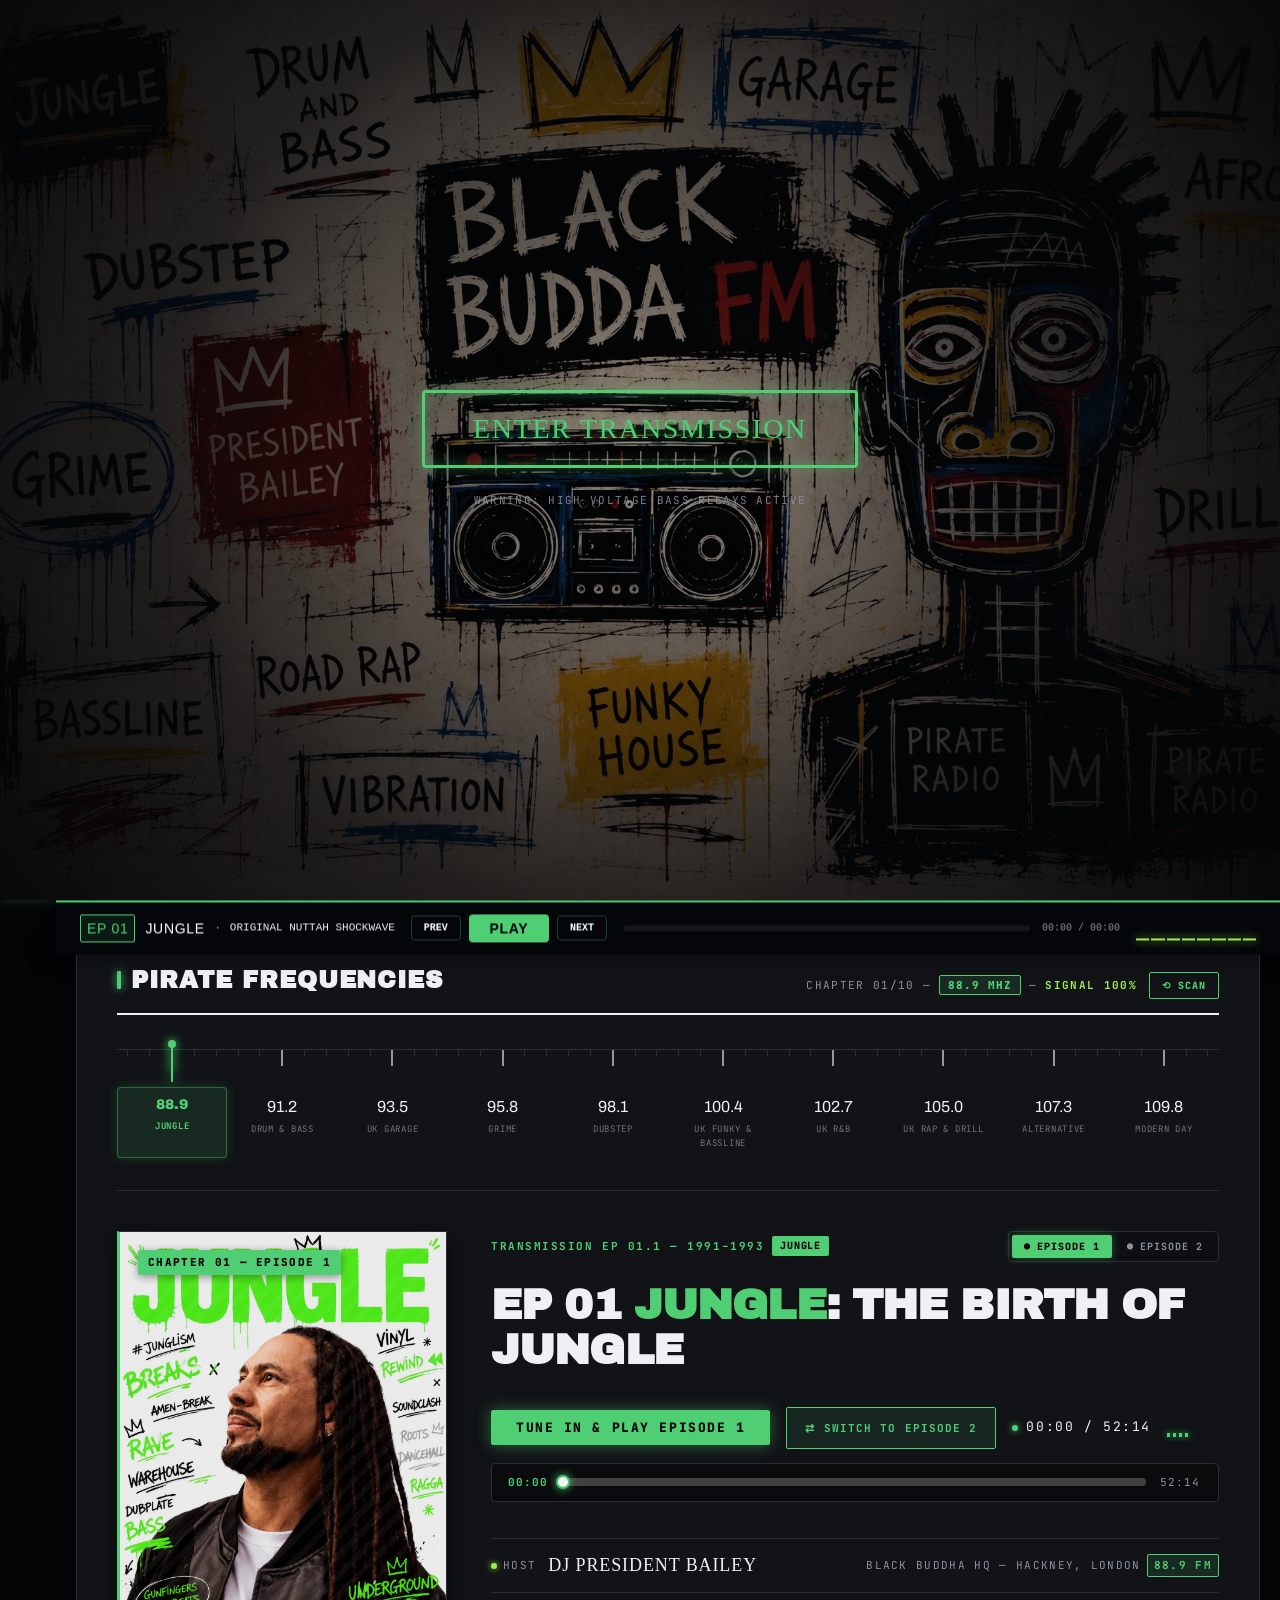
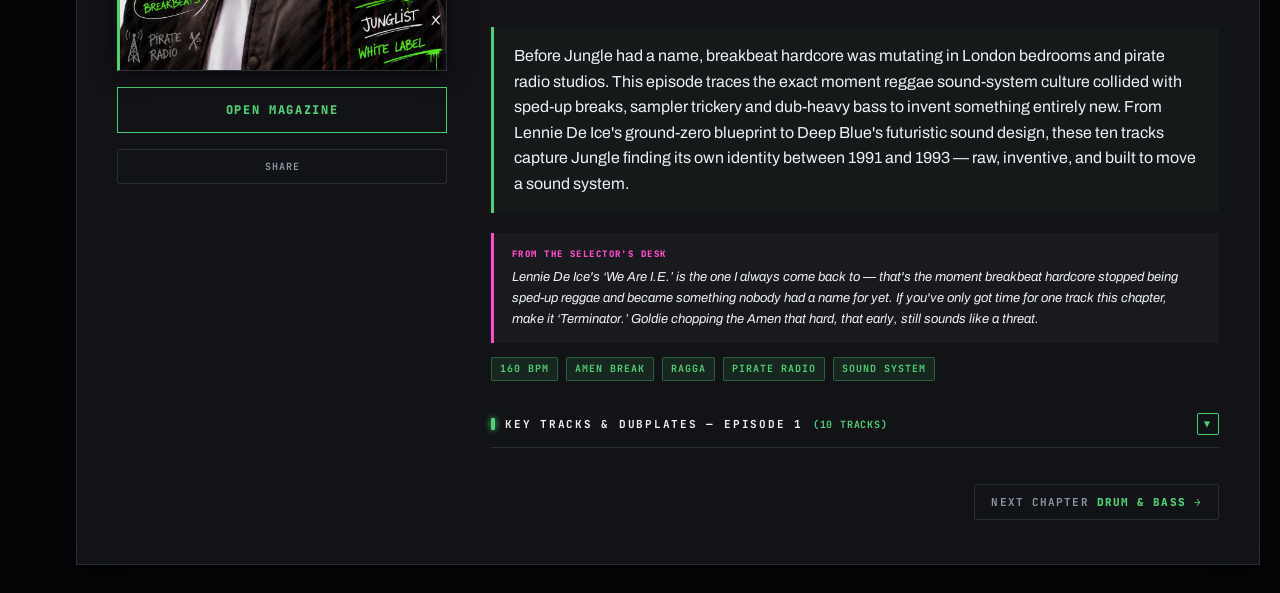
<file: test/index-spine-rail.html>
<!DOCTYPE html>
<html lang="en">

<head>
  <meta charset="utf-8">
  <meta name="viewport" content="width=device-width, initial-scale=1.0">
  <meta name="view-transition" content="same-origin">
  <title>BLACK BUDDHA FM | Bass Culture. Black Britain.</title>

  <!-- Primary SEO Meta Tags -->
  <meta name="description"
    content="Black Buddha FM is a pirate radio archive preserving and documenting Black British music culture from Jungle and Drum & Bass to UK Garage, Grime, Dubstep, and beyond.">
  <meta name="keywords"
    content="pirate radio, black british music, bass culture, jungle, drum and bass, uk garage, grime, dubstep, uk drill, afroswing">
  <link rel="canonical" href="https://blackbuddhafm.com/">

  <!-- Open Graph / Facebook -->
  <meta property="og:type" content="website">
  <meta property="og:url" content="https://blackbuddhafm.com/">
  <meta property="og:title" content="BLACK BUDDHA FM | Bass Culture. Black Britain.">
  <meta property="og:description"
    content="A pirate radio archive documenting the sounds, stories and movements that shaped Black British music culture.">
  <meta property="og:image" content="https://blackbuddhafm.com/images/logo.webp">

  <!-- Twitter -->
  <meta property="twitter:card" content="summary_large_image">
  <meta property="twitter:url" content="https://blackbuddhafm.com/">
  <meta property="twitter:title" content="BLACK BUDDHA FM | Bass Culture. Black Britain.">
  <meta property="twitter:description"
    content="A pirate radio archive documenting the sounds, stories and movements that shaped Black British music culture.">
  <meta property="twitter:image" content="https://blackbuddhafm.com/images/logo.webp">

  <!-- Crisp Vector SVG Favicon -->
  <link rel="icon" type="image/svg+xml"
    href="data:image/svg+xml,<svg xmlns=%22http://www.w3.org/2000/svg%22 viewBox=%220 0 100 100%22><circle cx=%2250%22 cy=%2250%22 r=%2248%22 fill=%22%23000%22 stroke=%22%23ff00ff%22 stroke-width=%224%22/><text x=%2250%25%22 y=%2250%25%22 dominant-baseline=%22middle%22 text-anchor=%22middle%22 font-size=%2250%22 font-family=%22sans-serif%22 font-weight=%22bold%22 fill=%22%2339FF14%22>BB</text></svg>">

  <!-- MusicPlaylist Structured JSON-LD Schema -->
  <script type="application/ld+json">
  {
    "@context": "https://schema.org",
    "@type": "MusicPlaylist",
    "name": "BLACK BUDDHA FM",
    "url": "https://blackbuddhafm.com/",
    "image": "https://blackbuddhafm.com/images/logo.webp",
    "description": "A pirate radio archive documenting the sounds, stories and movements that shaped Black British music culture."
  }
  </script>

  <link rel="preconnect" href="https://fonts.googleapis.com">
  <link rel="preconnect" href="https://fonts.gstatic.com" crossorigin>
  <link rel="preload" as="style"
    href="https://fonts.googleapis.com/css2?family=Archivo+Black&family=Archivo:ital,wght@0,400;0,500;0,600;0,700;1,400;1,600&family=JetBrains+Mono:ital,wght@0,400;0,500;0,700;1,400&family=Permanent+Marker&display=swap"
    onload="this.onload=null;this.rel='stylesheet'">
  <noscript>
    <link
      href="https://fonts.googleapis.com/css2?family=Archivo+Black&family=Archivo:ital,wght@0,400;0,500;0,600;0,700;1,400;1,600&family=JetBrains+Mono:ital,wght@0,400;0,500;0,700;1,400&family=Permanent+Marker&display=swap"
      rel="stylesheet">
  </noscript>

  <link rel="stylesheet" href="../critical.css?v=1.8">
  <link rel="preload" href="../styles.css?v=2.9" as="style" onload="this.onload=null;this.rel='stylesheet'">
  <noscript>
    <link rel="stylesheet" href="../styles.css?v=2.9">
  </noscript>

  <!-- Analytics scaffold — no account wired up yet.
       Swap in your real domain once you set one up (Plausible shown
       here as a privacy-friendly, no-cookie-banner default; drop in
       GA4 or GoatCounter instead if you prefer). -->
  <!-- <script defer data-domain="blackbuddhafm.com" src="https://plausible.io/js/script.js"></script> -->
</head>

<body class="theme-ep01 splash-active theme-ep01">
  <div class="crt"></div>

  <!-- SPLASH SCREEN OVERLAY -->
  <div id="splash-screen" class="splash-screen">
    <div class="splash-overlay"></div>
    <div class="splash-content">
      <button class="splash-btn" onclick="enterStation();" aria-label="Enter Broadcast Transmission">
        <span class="btn-cap">ENTER TRANSMISSION</span>
      </button>
      <p class="splash-sub">WARNING: HIGH VOLTAGE BASS RELAYS ACTIVE</p>
    </div>
  </div>

  <script>
    function enterStation() {
      const splash = document.getElementById('splash-screen');
      if (!splash) return;

      splash.classList.add('fade-out');
      document.body.classList.remove('splash-active');

      // Try to initialize and play radio
      if (typeof window.playPart === 'function') {
        window.playPart(window.currentPart || 1);
        if (window.audioCtx && window.staticGain) {
          try {
            const t = window.audioCtx.currentTime;
            window.staticGain.gain.setValueAtTime(0.4, t);
            window.staticGain.gain.exponentialRampToValueAtTime(0.01, t + 0.5);
          } catch (e) {
            console.warn(e);
          }
        }
      } else {
        // Flag to play when player.js loads
        window.shouldAutoPlayOnLoad = true;
      }

      setTimeout(() => {
        splash.remove();
      }, 800);
    }
  </script>

  <!-- TICKER — TEST: Cassette Spine Rack, laid out as a Vertical Side Rail -->
  <div class="spine-rail" id="spine-rail">
    <div class="spine-rail-logo">BB<br>FM</div>
    <div class="spine-rail-lamp" title="On air"></div>
    <div class="spine-rail-rack" id="spine-rail-rack">
      <!-- spines generated at load from the real STATIONS array -->
    </div>
    <button class="ticker-util-btn" id="theme-toggle-btn" onclick="toggleLightMode()" aria-pressed="false" title="Switch to light mode" aria-label="Switch to light mode">☾</button>
  </div>

  <style>
    /* ═══ TEST OVERRIDE: Cassette Spine Rack + Vertical Side Rail, combined ═══
       Restructures layout: content shifts right instead of down. */
    :root { --header-height: 0px; }
    body { padding-top: 0 !important; padding-left: 56px !important; }
    #persistent-player { left: 56px !important; }

    .spine-rail {
      position: fixed;
      top: 0; left: 0; bottom: 0;
      width: 56px;
      background: #08080a;
      border-right: 2px solid var(--theme-primary);
      display: flex;
      flex-direction: column;
      align-items: stretch;
      padding: 12px 6px;
      gap: 10px;
      z-index: 200;
      box-shadow: 0 0 12px rgba(var(--theme-primary-rgb), 0.25);
      transition: border-color 0.3s ease, box-shadow 0.3s ease;
    }
    .spine-rail-logo {
      font-family: var(--font-display, 'Archivo Black', sans-serif);
      font-size: 11px;
      line-height: 1.15;
      text-align: center;
      color: var(--theme-primary);
      letter-spacing: 0.02em;
      flex-shrink: 0;
      transition: color 0.3s ease;
    }
    .spine-rail-lamp {
      width: 6px; height: 6px; border-radius: 50%;
      background: #ff3333; box-shadow: 0 0 6px #ff3333;
      animation: lampFlicker 4s infinite;
      flex-shrink: 0;
      margin: 0 auto;
    }
    .spine-rail-rack {
      flex: 1;
      min-height: 0;
      display: flex;
      flex-direction: column;
      gap: 3px;
    }
    /* ── Spines styled after Basquiat's raw, hand-scrawled canvases:
       thick black outlines, torn/uneven edges, off-kilter angles,
       scratch marks, a crude crown on every spine, marker-scrawled type. ── */
    .spine-rail-spine {
      flex: 1;
      min-height: 0;
      cursor: pointer;
      opacity: 0.6;
      transition: opacity 0.2s ease, transform 0.15s ease, box-shadow 0.2s ease;
      display: flex;
      flex-direction: column;
      align-items: center;
      justify-content: center;
      gap: 1px;
      border: 2px solid #000;
      padding: 2px 1px;
      position: relative;
      overflow: hidden;
    }
    .spine-rail-spine:nth-child(4n+1) { clip-path: polygon(3% 6%, 100% 0%, 97% 94%, 0% 100%); transform: rotate(-2deg); }
    .spine-rail-spine:nth-child(4n+2) { clip-path: polygon(0% 0%, 96% 5%, 100% 97%, 4% 100%); transform: rotate(1.5deg); }
    .spine-rail-spine:nth-child(4n+3) { clip-path: polygon(4% 3%, 100% 8%, 95% 100%, 0% 92%); transform: rotate(-1deg); }
    .spine-rail-spine:nth-child(4n+4) { clip-path: polygon(2% 9%, 98% 0%, 100% 91%, 5% 100%); transform: rotate(2deg); }

    .spine-rail-spine::before {
      /* crude scratch marks scrawled across the color field */
      content: '';
      position: absolute;
      inset: -10%;
      background-image:
        linear-gradient(108deg, transparent 46%, rgba(0,0,0,0.35) 47%, rgba(0,0,0,0.35) 49%, transparent 50%),
        linear-gradient(72deg, transparent 62%, rgba(0,0,0,0.3) 63%, rgba(0,0,0,0.3) 64.5%, transparent 65.5%),
        linear-gradient(155deg, transparent 20%, rgba(255,255,255,0.18) 21%, transparent 22%);
      pointer-events: none;
    }

    .spine-crown {
      flex-shrink: 0;
      opacity: 0.85;
    }

    .spine-rail-spine span {
      font-family: var(--font-stamp, 'Permanent Marker', cursive);
      font-size: 8px;
      font-weight: 400;
      color: #000;
      letter-spacing: 0;
      text-align: center;
      line-height: 1;
      transform: rotate(-3deg);
      position: relative;
    }
    .spine-rail-spine:hover { opacity: 0.85; }
    .spine-rail-spine.active {
      opacity: 1;
      transform: scale(1.1) rotate(0deg) !important;
      clip-path: polygon(1% 2%, 99% 0%, 100% 98%, 0% 100%) !important;
      box-shadow: 3px 3px 0 #000, -1px -1px 0 #fff, 0 0 16px rgba(0, 0, 0, 0.6);
      border-color: #fff;
      z-index: 2;
    }
    .spine-rail .ticker-util-btn { flex-shrink: 0; margin: 0 auto; }

    @media (max-width: 480px) {
      .spine-rail { width: 44px; }
      body { padding-left: 44px !important; }
      #persistent-player { left: 44px !important; }
      .spine-rail-logo { font-size: 9px; }
      .spine-rail-spine span { font-size: 6px; }
    }
  </style>

  <main>
        <!-- HERO SECTION -->
    <section class="hero" id="hero">
      <div class="hero-left">
        <p class="hero-tagline">Preserving Black British Music Culture</p>
        <h1 class="hero-title">BLACK<br><em>BUDDHA</em><br>FM</h1>
        <p class="hero-desc">A living archive documenting the sounds, stories and movements that shaped Black British music culture.</p>
        <a class="btn-primary" id="hero-play-btn" href="#console-card" onclick="scrollToTunerDeck(event);" style="width: fit-content; text-decoration: none; cursor: pointer;">
          <svg width="14" height="14" viewBox="0 0 24 24" fill="currentColor">
            <path d="M8 5v14l11-7z" />
          </svg>
          LISTEN NOW
        </a>
        <span class="hero-live-badge">LIVE FROM LONDON</span>
      </div>
    </section>

    <!-- ════════════════════════════════════════════════════════════════════════
         BLACK BUDDHA FM DUAL-EPISODE CONSOLE DECK
         ════════════════════════════════════════════════════════════════════════ -->
    <div class="main-container">
      <div class="console-card" id="console-card">
<section class="tuner-top">
        <div class="tuner-top-header">
          <div class="tuner-title-block">
            <span class="tuner-accent-bar"></span>
            <h2 class="tuner-title">PIRATE FREQUENCIES</h2>
          </div>
          <div class="tuner-header-right">
            <div class="tuner-meta-right" id="tuner-meta-right">
              <span>CHAPTER <span id="meta-ep-num">01/10</span> — <span id="meta-freq" class="meta-freq-accent">88.9 MHZ</span> — <span class="meta-signal-badge">SIGNAL 100%</span></span>
            </div>
            <button class="btn-scan" id="btn-scan" onclick="scanRandomChapter()" title="Scan to a random chapter">⟲ SCAN</button>
          </div>
        </div>

        <!-- Ruler Dial with Needle -->
        <div class="dial-container" id="dial-container" onpointerdown="handleDialPointerDown(event)" onpointermove="handleDialPointerMove(event)" onpointerup="handleDialPointerUp(event)" onpointercancel="handleDialPointerUp(event)" onkeydown="handleDialKeydown(event)" role="slider" tabindex="0" aria-label="Tune to a genre frequency — drag freely or use arrow keys" aria-valuemin="1" aria-valuemax="10" aria-valuenow="1">
          <div class="dial-ruler-line">
            <div class="dial-ticks" id="dial-ticks">
              <!-- Generated dynamically in JS -->
            </div>
            <div class="dial-needle" id="dial-needle" style="left: 45%;"></div>
          </div>

          <!-- Station Nodes Row -->
          <div class="dial-stations-row" id="dial-stations-row">
            <!-- Generated from STATIONS data -->
          </div>
        </div>

        <div class="tuner-divider"></div>
      </section>
<section class="transmission-grid">
        
        <!-- LEFT: MAGAZINE COVER PLATE -->
        <div class="mag-column">
          <div class="mag-cover-card" id="mag-cover-card">
            <div class="mag-stripes-bg"></div>
            <img src="../images/Jungle Magazine.webp" alt="Jungle chapter magazine cover — Chapter 01, Episode 1" class="mag-real-img" id="mag-real-img" width="900" height="1200" onerror="this.style.opacity='0'"/>
            
            <div class="mag-issue-badge" id="mag-issue-badge">CHAPTER 01 — EPISODE 1</div>
            </div>

          <button class="btn-open-mag" id="btn-open-mag" onclick="openActiveMagazine()">
            OPEN MAGAZINE
          </button>

          <div class="mag-secondary-actions">
            <button class="btn-secondary-action" id="btn-share-chapter" onclick="shareCurrentChapter()">SHARE</button>
          </div>
        </div>

        <!-- RIGHT: TRANSMISSION DETAILS & DECK -->
        <div class="tx-column">
          <div class="tx-top-meta">
            <div class="tx-chapter-tag" id="tx-chapter-tag">
              <span id="tx-chapter-text">TRANSMISSION EP 01.1 — 1991–1993</span>
              <span class="tx-genre-pill" id="tx-genre-pill">JUNGLE</span>
            </div>

            <!-- DUAL EPISODE PART SELECTOR BUTTONS -->
            <div class="episode-part-switcher" role="group" aria-label="Episode Switcher for current frequency">
              <button class="part-btn active" id="btn-part-1" onclick="setEpisodePart(1)">
                <span>●</span> EPISODE 1
              </button>
              <button class="part-btn" id="btn-part-2" onclick="setEpisodePart(2)">
                <span>●</span> EPISODE 2
              </button>
            </div>
          </div>

                    <h2 class="tx-title" id="tx-title">EP 01 <span class="title-genre-highlight" id="title-genre-highlight">JUNGLE</span>: THE BIRTH OF JUNGLE</h2>

                    <!-- ACTIONS & PLAY DECK (MOVED ABOVE HOST ROW) -->
          <div class="tx-actions-row">
            <div class="player-controls-line">
              <button class="btn-tune-play" id="btn-tune-play" onclick="togglePlayActiveTrack()">
                <span id="play-text">TUNE IN & PLAY EPISODE 1</span>
              </button>

              <!-- Switch Episode Toggle Button -->
              <button class="btn-switch-episode" id="btn-switch-episode" onclick="toggleCurrentPart()" title="Switch to Episode 2 on this frequency">
                <span id="switch-btn-icon">⇄</span>
                <span id="switch-btn-text">SWITCH TO EPISODE 2</span>
              </button>

              <div class="tx-timecode" id="tx-timecode">
                <span class="timecode-live-dot"></span>
                <span id="timecode-display">00:00 / 52:14</span>
              </div>

              <div class="mini-wave" id="mini-wave">
                <div class="mini-wave-bar"></div>
                <div class="mini-wave-bar"></div>
                <div class="mini-wave-bar"></div>
                <div class="mini-wave-bar"></div>
              </div>
            </div>

            <!-- Interactive Player Scrubber Bar -->
            <div class="tx-scrubber-wrapper" id="tx-scrubber-wrapper">
              <span class="scrub-time-current" id="scrub-time-current">00:00</span>
              <div class="scrubber-track" id="scrubber-track" onclick="handleScrubberClick(event)">
                <div class="scrubber-buffered" id="scrubber-buffered" style="width: 100%;"></div>
                <div class="scrubber-progress" id="scrubber-progress" style="width: 0%;">
                  <div class="scrubber-thumb" id="scrubber-thumb"></div>
                </div>
              </div>
              <span class="scrub-time-total" id="scrub-time-total">52:14</span>
            </div>
          </div>

          <!-- HOST & LOCATION ROW -->
          <div class="tx-host-row">
            <div class="host-left">
              <span class="host-dot"></span>
              <span>HOST</span>
              <span class="host-name-tag" id="tx-host-name">DJ PRESIDENT BAILEY</span>
            </div>
            <div id="tx-location-tag" style="display:flex; align-items:center; flex-wrap: wrap; row-gap: 4px;">
              <span>BLACK BUDDHA HQ — HACKNEY, LONDON</span>
              <span class="host-tech-badge" id="host-tech-badge">88.9 FM</span>
            </div>
          </div>

                    <!-- VELVET ROOM UNDERGROUND SPOTLIGHT ESSAY BOX -->
          <div class="tx-desc-wrapper" id="tx-desc-wrapper">
            <p id="tx-desc-box">Before Jungle had a name, breakbeat hardcore was mutating in London bedrooms and pirate radio studios. This episode traces the exact moment reggae sound-system culture collided with sped-up breaks, sampler trickery and dub-heavy bass to invent something entirely new. From Lennie De Ice's ground-zero blueprint to Deep Blue's futuristic sound design, these ten tracks capture Jungle finding its own identity between 1991 and 1993 — raw, inventive, and built to move a sound system.</p>
          </div>

          <!-- SELECTOR'S DESK — hidden unless a chapter has a selectorNote in its data -->
          <div class="selector-desk" id="selector-desk-wrapper" style="display:none;">
            <div class="selector-desk-label">FROM THE SELECTOR'S DESK</div>
            <p class="selector-desk-text" id="selector-desk-text"></p>
          </div>

          <!-- Micro Chips Row -->
          <div class="tx-chips-row" id="tx-chips-row">
            <span class="tx-chip">160 BPM</span>
            <span class="tx-chip">AMEN BREAK</span>
            <span class="tx-chip">RAGGA</span>
            <span class="tx-chip">PIRATE RADIO</span>
            <span class="tx-chip">SOUND SYSTEM</span>
          </div>

          <!-- KEY TRACKS & DUBPLATES DROPDOWN BUTTON -->
          <div class="tracks-section">
            <button class="tracks-dropdown-toggle" id="tracks-dropdown-toggle" aria-expanded="false" onclick="toggleTracksDropdown()" aria-label="Toggle Key Tracks and Dubplates list">
              <div class="toggle-left">
                <span class="tracks-tag-pill"></span>
                <span id="tracks-heading-text">KEY TRACKS & DUBPLATES — EPISODE 1</span>
                <span class="toggle-count-badge" id="toggle-count-badge">(10 TRACKS)</span>
              </div>
              <span class="toggle-chevron" id="toggle-chevron">▼</span>
            </button>

            <!-- Collapsible Track List Container -->
            <div class="tracks-collapsible-wrapper collapsed" id="tracks-collapsible-wrapper">
                            <div class="tracks-list-container" id="tracks-list-container">
                <div class="track-row-item">
                  <div class="track-left-meta">
                    <span class="track-row-num">01</span>
                    <span class="track-row-title">Lennie De Ice — We Are I.E. (1991)</span>
                  </div>
                  <span class="track-chip-badge">REEL 2 REEL</span>
                </div>
                <div class="track-row-item">
                  <div class="track-left-meta">
                    <span class="track-row-num">02</span>
                    <span class="track-row-title">A Guy Called Gerald — 28 Gun Bad Boy (1992)</span>
                  </div>
                  <span class="track-chip-badge">JUICE BOX</span>
                </div>
                <div class="track-row-item">
                  <div class="track-left-meta">
                    <span class="track-row-num">03</span>
                    <span class="track-row-title">SL2 — On a Ragga Tip (1992)</span>
                  </div>
                  <span class="track-chip-badge">XL RECORDINGS</span>
                </div>
                <div class="track-row-item">
                  <div class="track-left-meta">
                    <span class="track-row-num">04</span>
                    <span class="track-row-title">Rufige Kru (Goldie) — Terminator (1992)</span>
                  </div>
                  <span class="track-chip-badge">REINFORCED</span>
                </div>
                <div class="track-row-item">
                  <div class="track-left-meta">
                    <span class="track-row-num">05</span>
                    <span class="track-row-title">LTJ Bukem — Demon's Theme (1992)</span>
                  </div>
                  <span class="track-chip-badge">GOOD LOOKING</span>
                </div>
                <div class="track-row-item">
                  <div class="track-left-meta">
                    <span class="track-row-num">06</span>
                    <span class="track-row-title">Origin Unknown — Valley of the Shadows (1993)</span>
                  </div>
                  <span class="track-chip-badge">RAM RECORDS</span>
                </div>
                <div class="track-row-item">
                  <div class="track-left-meta">
                    <span class="track-row-num">07</span>
                    <span class="track-row-title">Hyper-On Experience (Foul Play Remix) — Lord of the Null Lines (1993)</span>
                  </div>
                  <span class="track-chip-badge">MOVING SHADOW</span>
                </div>
                <div class="track-row-item">
                  <div class="track-left-meta">
                    <span class="track-row-num">08</span>
                    <span class="track-row-title">Omni Trio (Foul Play Remix) — Renegade Snares (1993)</span>
                  </div>
                  <span class="track-chip-badge">MOVING SHADOW</span>
                </div>
                <div class="track-row-item">
                  <div class="track-left-meta">
                    <span class="track-row-num">09</span>
                    <span class="track-row-title">Krome & Time — The Slammer (1993)</span>
                  </div>
                  <span class="track-chip-badge">SUBURBAN BASE</span>
                </div>
                <div class="track-row-item">
                  <div class="track-left-meta">
                    <span class="track-row-num">10</span>
                    <span class="track-row-title">Deep Blue — The Helicopter Tune (1993)</span>
                  </div>
                  <span class="track-chip-badge">MOVING SHADOW</span>
                </div>
              </div>
            </div>
          </div>

          <div class="next-chapter-row" id="next-chapter-row">
            <button class="btn-next-chapter" id="btn-next-chapter" onclick="goToNextChapter()">
              <span>NEXT CHAPTER</span>
              <span id="next-chapter-label" class="next-chapter-label">DRUM &amp; BASS →</span>
            </button>
          </div>

          </div>
      </section>
      </div>
    </div>

  </main>

  <!-- Hidden mount referenced by inline script for signal badge text updates -->
  <div style="display: none;">
    <div id="signal-badge-text"></div>
  </div>

  <!-- MAGAZINE BOOKLET MODAL (Interactive reader) -->
  <div class="magazine-modal-overlay" id="magazine-modal" role="dialog" aria-modal="true" aria-label="Magazine Archive Booklet" style="display: none;">
    <div class="magazine-modal-content">
      <button class="magazine-close-btn" id="magazine-close-btn" aria-label="Close magazine reader">CLOSE ARCHIVE [ESC]</button>
      <div class="booklet-scroll-container">
        <div class="booklet-container" id="booklet-container">
          <!-- Dynamically populated 2-page spreads by magazine.js -->
        </div>
      </div>
      <div class="booklet-nav-controls" style="display: flex; justify-content: space-between; align-items: center; margin-top: 16px;">
        <button class="btn-tab" id="booklet-prev-btn" style="background: #111; border: 1px solid #333; color: #fff; padding: 6px 16px; cursor: pointer;">&larr; PREVIOUS</button>
        <span class="booklet-page-indicator" id="booklet-page-indicator" style="font-family: monospace; font-size: 11px; color: var(--theme-primary); font-weight: bold;">PAGE 1 / 4</span>
        <button class="btn-tab" id="booklet-next-btn" style="background: #111; border: 1px solid #333; color: #fff; padding: 6px 16px; cursor: pointer;">NEXT &rarr;</button>
      </div>
    </div>
  </div>

  <script src="../magazine.js" defer></script>
  

  <script>

    const STATIONS = [
  {
    "epNum": "01",
    "genre": "JUNGLE",
    "freq": 88.9,
    "location": "Hackney, London",
    "cardImg": "../images/Jungle Magazine.webp",
    "hostName": "DJ PRESIDENT BAILEY",
    "ep1": {
      "title": "The Birth of Jungle",
      "selectorNote": "Lennie De Ice's ‘We Are I.E.’ is the one I always come back to — that's the moment breakbeat hardcore stopped being sped-up reggae and became something nobody had a name for yet. If you've only got time for one track this chapter, make it ‘Terminator.’ Goldie chopping the Amen that hard, that early, still sounds like a threat.",
      "subtitle": "THE BIRTH OF JUNGLE \u00b7 BREAKBEAT HARDCORE & RAGGA ROOTS",
      "era": "1991\u20131993",
      "desc": "Before Jungle had a name, breakbeat hardcore was mutating in London bedrooms and pirate radio studios. This episode traces the exact moment reggae sound-system culture collided with sped-up breaks, sampler trickery and dub-heavy bass to invent something entirely new. From Lennie De Ice's ground-zero blueprint to Deep Blue's futuristic sound design, these ten tracks capture Jungle finding its own identity between 1991 and 1993 \u2014 raw, inventive, and built to move a sound system.",
      "chips": [
        "160 BPM",
        "AMEN BREAK",
        "RAGGA",
        "PIRATE RADIO",
        "SOUND SYSTEM"
      ],
      "duration": "52:14",
      "audio": "../audio/episode-01-1.mp3",
      "tracks": [
        {
          "title": "Lennie De Ice \u2014 We Are I.E. (1991)",
          "tag": "REEL 2 REEL"
        },
        {
          "title": "A Guy Called Gerald \u2014 28 Gun Bad Boy (1992)",
          "tag": "JUICE BOX"
        },
        {
          "title": "SL2 \u2014 On a Ragga Tip (1992)",
          "tag": "XL RECORDINGS"
        },
        {
          "title": "Rufige Kru (Goldie) \u2014 Terminator (1992)",
          "tag": "REINFORCED"
        },
        {
          "title": "LTJ Bukem \u2014 Demon's Theme (1992)",
          "tag": "GOOD LOOKING"
        },
        {
          "title": "Origin Unknown \u2014 Valley of the Shadows (1993)",
          "tag": "RAM RECORDS"
        },
        {
          "title": "Hyper-On Experience (Foul Play Remix) \u2014 Lord of the Null Lines (1993)",
          "tag": "MOVING SHADOW"
        },
        {
          "title": "Omni Trio (Foul Play Remix) \u2014 Renegade Snares (1993)",
          "tag": "MOVING SHADOW"
        },
        {
          "title": "Krome & Time \u2014 The Slammer (1993)",
          "tag": "SUBURBAN BASE"
        },
        {
          "title": "Deep Blue \u2014 The Helicopter Tune (1993)",
          "tag": "MOVING SHADOW"
        }
      ]
    },
    "ep2": {
      "title": "Jungle Takes Over",
      "subtitle": "JUNGLE TAKES OVER \u00b7 THE RAGGA POP EXPLOSION & DRUM REVISION",
      "era": "1994\u20131995",
      "desc": "By 1994, Jungle had broken out of the underground and onto national radio and the UK charts. This episode follows that explosion \u2014 General Levy's ragga vocals going mainstream, Goldie's cinematic ambition on \u201cInner City Life\u201d, and Remarc's razor-edited Amen breaks pushing technical limits. Ten tracks trace how a pirate-radio sound became impossible to ignore, before quietly transforming into something new: the tighter, deeper, more technical style that would soon be renamed Drum & Bass.",
      "chips": [
        "165 BPM",
        "AMEN BREAKS",
        "RAGGA CHANTS",
        "UK CHARTS",
        "PIRATE RELAY"
      ],
      "duration": "46:20",
      "audio": "../audio/episode-01-2.mp3",
      "tracks": [
        {
          "title": "M-Beat feat. General Levy \u2014 Incredible (1994)",
          "tag": "RENK RECORDS"
        },
        {
          "title": "Shy FX & UK Apachi \u2014 Original Nuttah (1994)",
          "tag": "SOUR"
        },
        {
          "title": "Conquering Lion (Rebel MC) \u2014 Code Red (1994)",
          "tag": "MANGO"
        },
        {
          "title": "Leviticus \u2014 Burial (1994)",
          "tag": "PHILLY BLUNT"
        },
        {
          "title": "Tom & Jerry (4hero) \u2014 Maximum Style (1994)",
          "tag": "TOM & JERRY"
        },
        {
          "title": "Krome & Time \u2014 The License (1994)",
          "tag": "TEARIN VINYL"
        },
        {
          "title": "Goldie feat. Diane Charlemagne \u2014 Inner City Life (1994)",
          "tag": "FFRR / METALHEADZ"
        },
        {
          "title": "Remarc \u2014 R.I.P. (1995)",
          "tag": "SUBURBAN BASE"
        },
        {
          "title": "Sound of the Future (DJ SS) \u2014 The Lighter (1995)",
          "tag": "FORMATION"
        },
        {
          "title": "DJ Zinc \u2014 Super Sharp Shooter (1995)",
          "tag": "GANJA RECORDS"
        }
      ]
    }
  },
  {
    "epNum": "02",
    "genre": "DRUM & BASS",
    "freq": 91.2,
    "location": "Bristol",
    "cardImg": "../images/Drum n Bass Magazine.webp",
    "hostName": "DJ PRESIDENT BAILEY",
    "ep1": {
      "title": "The Rise of Drum & Bass",
      "selectorNote": "This is the chapter where the sound stopped shouting and started thinking. Alex Reece's ‘Pulp Fiction’ is jazz with the safety catch off — put it next to Bad Company's ‘The Nine’ and you can hear the whole genre arguing with itself about how cold it's allowed to get.",
      "subtitle": "THE RISE OF DRUM & BASS \u00b7 TECHSTEP, MERCURY PRIZE & PRECISION",
      "era": "1995\u20132009",
      "desc": "Jungle's chaos gave way to precision. This episode follows Drum & Bass from 1995 to 2009 \u2014 Alex Reece stripping the breaks back to something cold and hypnotic, Roni Size and Reprazent winning the Mercury Prize with live instrumentation, and Bad Company's techstep pushing the sound darker and more machine-like. By the 2000s the genre was reaching arenas with Pendulum and the UK charts with Chase & Status \u2014 ten records tracing bass music's journey from rave to global stage.",
      "chips": [
        "174 BPM",
        "BREAKBEAT",
        "SUB-BASS",
        "LIQUID FUNK",
        "TECHSTEP"
      ],
      "duration": "59:08",
      "audio": "../audio/episode-02-1.mp3",
      "tracks": [
        {
          "title": "Alex Reece \u2014 Pulp Fiction (1995)",
          "tag": "METALHEADZ"
        },
        {
          "title": "Adam F \u2014 Circles (1995)",
          "tag": "SECTION 5"
        },
        {
          "title": "Roni Size / Reprazent \u2014 Brown Paper Bag (1997)",
          "tag": "TALKIN LOUD"
        },
        {
          "title": "Bad Company UK \u2014 The Nine (1998)",
          "tag": "BC RECORDINGS"
        },
        {
          "title": "Andy C & Shimon \u2014 Body Rock (2001)",
          "tag": "RAM RECORDS"
        },
        {
          "title": "DJ Marky & XRS feat. Stamina MC \u2014 LK (Carolina Carol Bela) (2002)",
          "tag": "V RECORDINGS"
        },
        {
          "title": "Pendulum feat. $pyda & Tenor Fly \u2014 Tarantula (2005)",
          "tag": "BREAKBEAT KAOS"
        },
        {
          "title": "Chase & Status feat. Capleton \u2014 Duppy Man (2005)",
          "tag": "BREAKBEAT KAOS"
        },
        {
          "title": "High Contrast \u2014 Kiss Kiss Bang Bang (2007)",
          "tag": "HOSPITAL RECORDS"
        },
        {
          "title": "Chase & Status feat. Plan B \u2014 End Credits (2009)",
          "tag": "MTA / RAM"
        }
      ]
    },
    "ep2": {
      "title": "Drum & Bass Goes Global",
      "subtitle": "DRUM & BASS GOES GLOBAL \u00b7 FESTIVAL ANTHEMS & LIQUID REVIVALS",
      "era": "2010\u2013Present",
      "desc": "Drum & Bass enters its global era. From festival-ready anthems and dubstep crossovers to soulful liquid revivals and Brazilian-flavoured melody, this episode tracks how the genre spread far beyond its London and Bristol roots after 2010. Expect commercial pop crossovers from Rudimental and Wilkinson alongside uncompromising neurofunk, minimal deep cuts and MC-led jump-up energy \u2014 eleven tracks that prove Drum & Bass never stopped evolving, even as it absorbed new sounds, scenes and audiences worldwide.",
      "chips": [
        "175 BPM",
        "NEUROFUNK",
        "JUMP-UP",
        "ROLLING BASSLINE",
        "RAVE"
      ],
      "duration": "40:15",
      "audio": "../audio/episode-02-2.mp3",
      "tracks": [
        {
          "title": "Sub Focus \u2014 Rock It (2009)",
          "tag": "RAM RECORDS"
        },
        {
          "title": "Skream \u2014 Where You Should Be (2010)",
          "tag": "TEMPA"
        },
        {
          "title": "Totally Enormous Extinct Dinosaurs (Calibre Remix) \u2014 Garden (2011)",
          "tag": "POLYDOR"
        },
        {
          "title": "Rudimental feat. John Newman \u2014 Feel the Love (2012)",
          "tag": "BLACK BUTTER"
        },
        {
          "title": "Wilkinson \u2014 Afterglow (2013)",
          "tag": "RAM RECORDS"
        },
        {
          "title": "Nu:Logic \u2014 Morning Light (c. 2014)",
          "tag": "HOSPITAL RECORDS"
        },
        {
          "title": "Noisia & The Upbeats \u2014 Dead Limit (2013)",
          "tag": "VISION RECORDINGS"
        },
        {
          "title": "High Contrast \u2014 If We Ever (Unglued Remix) (c. 2016)",
          "tag": "HOSPITAL RECORDS"
        },
        {
          "title": "Netsky, Daddy Waku & Chantal Kashala \u2014 Everybody Loves The Sunshine (2018)",
          "tag": "HOSPITAL RECORDS"
        },
        {
          "title": "Klinical \u2014 Around Me VIP (c. 2020)",
          "tag": "LIFESTYLE MUSIC"
        },
        {
          "title": "P Money x Whiney \u2014 Buss The Red (c. 2021)",
          "tag": "HOSPITAL RECORDS"
        }
      ]
    }
  },
  {
    "epNum": "03",
    "genre": "UK GARAGE",
    "freq": 93.5,
    "location": "Romford, Essex",
    "cardImg": "../images/Garage Magazine.webp",
    "hostName": "DJ PRESIDENT BAILEY",
    "ep1": {
      "title": "The Golden Era of 4x4, 2-Step & Vocal Soul",
      "selectorNote": "I've played ‘Re-Rewind’ more times than any other record in this archive and it still gets the same reaction every time. This is the sound of a Friday night when the champagne bars actually felt like somewhere you'd earned your way into.",
      "subtitle": "THE GOLDEN ERA \u00b7 4X4, 2-STEP & VOCAL SOUL",
      "era": "1995\u20132000",
      "desc": "UK Garage's golden years, when American house and garage rhythms were reshaped into something distinctly British. This episode traces the shift from four-to-the-floor anthems into skippy, soulful 2-step, as vocal-led records by Craig David, MJ Cole and Shanks & Bigfoot carried the sound from underground raves into the charts. Champagne bars, garage nights and rewind culture defined the era \u2014 twelve tracks capturing UK Garage at its smoothest and most celebratory, just before the sound turned darker.",
      "chips": [
        "130 BPM",
        "2-STEP",
        "4X4",
        "SPEED GARAGE",
        "CHAMPAGNE RAVE"
      ],
      "duration": "42:17",
      "audio": "../audio/episode-03-1.mp3",
      "tracks": [
        {
          "title": "Nightcrawlers (MK Dub Revisited Edit) \u2014 Push The Feeling On (1995)",
          "tag": "FFRR"
        },
        {
          "title": "Roy Davis Jr. (Live Garage Mix) \u2014 Gabriel (1996)",
          "tag": "LARGE RECORDS"
        },
        {
          "title": "Tina Moore (Kelly G Bump-N-Go Dub Edit) \u2014 Never Gonna Let You Go (1997)",
          "tag": "DELIRIOUS"
        },
        {
          "title": "Double 99 \u2014 RipGroove (1997)",
          "tag": "SATELLITE"
        },
        {
          "title": "Dem 2 \u2014 Destiny (Sleepless) (1998)",
          "tag": "143 RECORDS"
        },
        {
          "title": "MJ Cole \u2014 Sincere (1998)",
          "tag": "TALKIN LOUD"
        },
        {
          "title": "Artful Dodger feat. Romina Johnson \u2014 Moving Too Fast (1999)",
          "tag": "LOCKED ON"
        },
        {
          "title": "Craig David & Artful Dodger \u2014 Re-Rewind (1999)",
          "tag": "RELENTLESS"
        },
        {
          "title": "Shanks & Bigfoot \u2014 Sweet Like Chocolate (1999)",
          "tag": "PEPPER RECORDS"
        },
        {
          "title": "Monsta Boy \u2014 Sorry (I Didn't Know) (2000)",
          "tag": "LOCKED ON"
        },
        {
          "title": "Sweet Female Attitude (Sunship Edit) \u2014 Flowers (2000)",
          "tag": "MILKK"
        },
        {
          "title": "Wookie feat. Lain \u2014 Battle (2000)",
          "tag": "S2S"
        }
      ]
    },
    "ep2": {
      "title": "Dark Garage, MC Culture & The UKG Revival",
      "subtitle": "DARK GARAGE, MC CULTURE & THE UKG REVIVAL",
      "era": "1999\u20132023",
      "desc": "As the champagne era faded, MC crews took over the microphone and the mood turned darker. This episode follows Garage's harder, bass-heavy turn \u2014 So Solid Crew's chart-storming \u201c21 Seconds\u201d, Oxide & Neutrino's genre-splitting \u201cBound 4 Da Reload\u201d, and The Streets' street-poet debut \u2014 before the scene fragmented into Grime and UK Rap. It closes decades later with a new generation, AJ Tracey, PinkPantheress and Sammy Virji, reviving UK Garage's rhythms and rewind culture for a fresh audience.",
      "chips": [
        "134 BPM",
        "DARK GARAGE",
        "SO SOLID",
        "MC CULTURE",
        "UKG REVIVAL"
      ],
      "duration": "38:40",
      "audio": "../audio/episode-03-2.mp3",
      "tracks": [
        {
          "title": "DJ Luck & MC Neat \u2014 A Little Bit of Luck (1999)",
          "tag": "RED ROSE"
        },
        {
          "title": "Sia (Wookie Remix) \u2014 Little Man (2000)",
          "tag": "LONG LOST BROTHER"
        },
        {
          "title": "Zed Bias \u2014 Neighbourhood (2000)",
          "tag": "LOCKED ON"
        },
        {
          "title": "Oxide & Neutrino \u2014 Bound 4 Da Reload (Casualty) (2000)",
          "tag": "EAST WEST"
        },
        {
          "title": "Genius Cru \u2014 Boom Selection (2001)",
          "tag": "KRONIK"
        },
        {
          "title": "So Solid Crew \u2014 Oh No (That's the Word) (2001)",
          "tag": "RELENTLESS"
        },
        {
          "title": "Sticky feat. Ms. Dynamite \u2014 Booo! (2001)",
          "tag": "SOCIAL CIRCLES"
        },
        {
          "title": "So Solid Crew \u2014 21 Seconds (2001)",
          "tag": "RELENTLESS"
        },
        {
          "title": "The Streets \u2014 Has It Come To This? (2001)",
          "tag": "679 RECORDINGS"
        },
        {
          "title": "Daniel Bedingfield \u2014 Gotta Get Thru This (2001)",
          "tag": "RELENTLESS"
        },
        {
          "title": "AJ Tracey \u2014 Ladbroke Grove (Remix) (2019)",
          "tag": "AJ TRACEY"
        },
        {
          "title": "PinkPantheress \u2014 Stars (2021)",
          "tag": "PARLOPHONE"
        },
        {
          "title": "Sammy Virji feat. Flowdan \u2014 Shella Verse (2023)",
          "tag": "VIRJI RECORDS"
        }
      ]
    }
  },
  {
    "epNum": "04",
    "genre": "GRIME",
    "freq": 95.8,
    "location": "Bow, East London",
    "cardImg": "../images/Grime magazine.webp",
    "hostName": "DJ PRESIDENT BAILEY",
    "ep1": {
      "title": "Early Grime & Eskibeat Lineup",
      "selectorNote": "Wiley's ‘Wot Do U Call It?’ is the moment the genre named itself out loud. Everything on this list was made by teenagers with no budget and a MIDI keyboard, and it still sounds more dangerous than most things made with real money since.",
      "subtitle": "EARLY GRIME & ESKIBEAT LINEUP \u00b7 BOW E3 TO RINSE FM",
      "era": "2000\u20132007",
      "desc": "Grime's blueprint years. Built from Eskibeat's icy synths and pirate radio energy, this episode follows the genre from Pay As U Go Cartel's early instrumentals through Wiley and Dizzee Rascal's genre-defining 2004 output, to the crew culture of Roll Deep, Ruff Sqwad and Jammer. Seventeen tracks of raw, DIY bars over stripped-back 140bpm beats capture the sound of East London teenagers inventing an entirely new British music genre from scratch, one pirate broadcast at a time.",
      "chips": [
        "140 BPM",
        "ESKIBEAT",
        "MC CLASH",
        "PIRATE RADIO",
        "SINOGRIME"
      ],
      "duration": "38:45",
      "audio": "../audio/episode-04-1.mp3",
      "tracks": [
        {
          "title": "Pay As U Go Cartel \u2014 Know We (2000)",
          "tag": "SOLID CITY"
        },
        {
          "title": "More Fire Crew \u2014 Oi (2002)",
          "tag": "GO BEAT"
        },
        {
          "title": "Dizzee Rascal \u2014 I Luv U (2003)",
          "tag": "XL RECORDINGS"
        },
        {
          "title": "Wiley \u2014 Wot Do U Call It? (2004)",
          "tag": "XL RECORDINGS"
        },
        {
          "title": "Wiley feat. Roll Deep \u2014 Morgue (2004)",
          "tag": "WHITE LABEL"
        },
        {
          "title": "Lethal Bizzle \u2014 Pow! (Forward) (2004)",
          "tag": "RELENTLESS"
        },
        {
          "title": "Crazy Titch \u2014 Do Some Work (2004)",
          "tag": "CRAZY TITCH"
        },
        {
          "title": "SLK \u2014 North Weezy (2004)",
          "tag": "STICKY PRODUCTIONS"
        },
        {
          "title": "Kano \u2014 P's and Q's (2004)",
          "tag": "679 RECORDINGS"
        },
        {
          "title": "Dizzee Rascal \u2014 Face (2004)",
          "tag": "DIRTEE STANK"
        },
        {
          "title": "XTC \u2014 Functions on the Low (2004)",
          "tag": "WHITE LABEL"
        },
        {
          "title": "Roll Deep \u2014 When I'm 'Ere (2005)",
          "tag": "RELENTLESS"
        },
        {
          "title": "Ruff Sqwad feat. Wiley \u2014 Together (2005)",
          "tag": "RUFF SQWAD"
        },
        {
          "title": "Chip \u2014 Who Are You? (2005)",
          "tag": "ALWAYZ RECORDINGS"
        },
        {
          "title": "Jammer \u2014 Murkle Man (2006)",
          "tag": "JAHMEKIEL"
        },
        {
          "title": "JME \u2014 96 Bars of Revenge (2006)",
          "tag": "BOY BETTER KNOW"
        },
        {
          "title": "The Bug feat. Flowdan \u2014 Skeng (2007)",
          "tag": "NINJA TUNE"
        }
      ]
    },
    "ep2": {
      "title": "Mid-2000s & Modern Grime Era",
      "subtitle": "MID-2000S & MODERN GRIME ERA \u00b7 BOY BETTER KNOW & RESURGENCE",
      "era": "2007\u20132024",
      "desc": "Grime matures and multiplies. This episode tracks the genre's second decade \u2014 Skepta and Wiley's continued dominance, Newham Generals and Tempa T's rave-ready anthems, Boy Better Know's rise, D Double E's technical mastery \u2014 through to the 2010s resurgence led by Stormzy, Dave and AJ Tracey. Across more than twenty tracks spanning almost two decades, hear how grime's DIY pirate-radio roots grew into a genre capable of headlining festivals and topping the UK charts.",
      "chips": [
        "140 BPM",
        "BOY BETTER KNOW",
        "DIY BEATS",
        "SOUND CLASH",
        "RESURGENCE"
      ],
      "duration": "35:10",
      "audio": "../audio/episode-04-2.mp3",
      "tracks": [
        {
          "title": "Skepta \u2014 Shutdown (2014)",
          "tag": "BOY BETTER KNOW"
        },
        {
          "title": "Skepta feat. JME \u2014 That's Not Me (2014)",
          "tag": "BOY BETTER KNOW"
        },
        {
          "title": "Wiley \u2014 Bow E3 (2007)",
          "tag": "BIG DADA"
        },
        {
          "title": "Wretch 32 feat. Badness & Ghetto \u2014 Ina Di Ghetto (2007)",
          "tag": "LEVELS"
        },
        {
          "title": "President T \u2014 Space Ship Freestyle (2008)",
          "tag": "STAR WORK"
        },
        {
          "title": "Newham Generals \u2014 Hard (2008)",
          "tag": "DIRTEE STANK"
        },
        {
          "title": "Tempa T \u2014 Next Hype (2009)",
          "tag": "TEMPA T"
        },
        {
          "title": "Novelist \u2014 Wait Stop Wait (2014)",
          "tag": "OIL GANG"
        },
        {
          "title": "Boy Better Know \u2014 Too Many Man (2009)",
          "tag": "BOY BETTER KNOW"
        },
        {
          "title": "Class of Deja feat. D Double E & Ghetts \u2014 Class of Deja (2016)",
          "tag": "DIRTEE STANK"
        },
        {
          "title": "D Double E \u2014 Street Fighter Riddim (2010)",
          "tag": "DIRTEE STANK"
        },
        {
          "title": "Merky Ace \u2014 Taunt (2011)",
          "tag": "NO HAT NO HOOD"
        },
        {
          "title": "Meridian Dan feat. Big H & JME \u2014 German Whip (2013)",
          "tag": "PMR"
        },
        {
          "title": "Dave & AJ Tracey \u2014 Thiago Silva (2016)",
          "tag": "SANTAN"
        },
        {
          "title": "Terror Danjah \u2014 Cock Back (c. 2005)",
          "tag": "AFTERSHOCK"
        },
        {
          "title": "Stormzy \u2014 Shut Up (2015)",
          "tag": "#MERKY"
        },
        {
          "title": "Lady Leshurr \u2014 Queen's Speech (Ep. 4) (2016)",
          "tag": "LADY LESHURR"
        },
        {
          "title": "P Money \u2014 Originators (2013)",
          "tag": "NON STOP MUSIC"
        },
        {
          "title": "Chip \u2014 Grime Scene Saviours Reloaded (2017)",
          "tag": "ALWAYZ RECORDINGS"
        },
        {
          "title": "Flirta D \u2014 Warp Speed 2 (c. 2016)",
          "tag": "SLT"
        },
        {
          "title": "Bashy \u2014 Black Boys (2007)",
          "tag": "RAGZ TO RICHEZ"
        },
        {
          "title": "Kasst 8 \u2014 Subliminals (c. 2020)",
          "tag": "KASST 8"
        }
      ]
    }
  },
  {
    "epNum": "05",
    "genre": "DUBSTEP",
    "freq": 98.1,
    "location": "Croydon",
    "cardImg": "../images/Jungle Magazine.webp",
    "hostName": "DJ PRESIDENT BAILEY",
    "ep1": {
      "title": "Underground Roots & UK Crossover",
      "selectorNote": "DMZ nights were about the low end pressing on your chest before you'd even registered a melody. ‘Midnight Request Line’ barely has a tune — it's a room, not a song. That's the whole point of this era.",
      "subtitle": "UNDERGROUND ROOTS & UK CROSSOVER \u00b7 DMZ, FWD>> & SUB-BASS",
      "era": "2005\u20132010",
      "desc": "Dubstep's underground foundations, forged in South London record shops and clubs like DMZ and FWD>>. This episode follows the genre from Skream's cavernous \u201cMidnight Request Line\u201d through Digital Mystikz's dub-heavy sub-bass experiments and Mala's meditative low end, to its first pop crossover moments with Katy B and La Roux. Ten tracks capture the sparse, bass-driven sound at its most minimal and hypnotic, before it crossed the Atlantic and changed shape entirely into something louder and brasher.",
      "chips": [
        "140 BPM",
        "SUB-BASS",
        "HALF-STEP",
        "DMZ",
        "FWD>>"
      ],
      "duration": "50:18",
      "audio": "../audio/episode-05-1.mp3",
      "tracks": [
        {
          "title": "Skream \u2014 Midnight Request Line (2005)",
          "tag": "TEMPA"
        },
        {
          "title": "Digital Mystikz \u2014 AntiWar Dub (2006)",
          "tag": "DMZ"
        },
        {
          "title": "Coki \u2014 Haunted (2006)",
          "tag": "DMZ"
        },
        {
          "title": "Mala \u2014 Changes (2007)",
          "tag": "DEEP MEDI"
        },
        {
          "title": "Rusko \u2014 Cockney Thug (2007)",
          "tag": "SUB SOLDIERS"
        },
        {
          "title": "Benga & Coki \u2014 Night (2008)",
          "tag": "TEMPA"
        },
        {
          "title": "TC (Caspa Remix) \u2014 Where's My Money (2008)",
          "tag": "D-STYLE"
        },
        {
          "title": "La Roux (Skream's Let's Get Ravey Remix) \u2014 In For the Kill (2009)",
          "tag": "POLYDOR"
        },
        {
          "title": "Katy B \u2014 Katy On a Mission (2010)",
          "tag": "RINSE"
        },
        {
          "title": "Magnetic Man \u2014 I Need Air (2010)",
          "tag": "COLUMBIA"
        }
      ]
    },
    "ep2": {
      "title": "Brostep, US Explosion & Festival Dubstep",
      "subtitle": "BROSTEP, US EXPLOSION & FESTIVAL DUBSTEP",
      "era": "2010\u20132015",
      "desc": "Dubstep goes global \u2014 and gets louder. This episode follows the genre's mutation into brostep and festival-scale EDM, as Skrillex, Flux Pavilion and Nero take the wobble bass from British basements to American main stages and mainstream radio. Eleven tracks trace the shift from underground sound-system pressure to arena-sized, distortion-heavy drops, ending with one of the biggest pop crossovers dubstep \u2014 by this point barely recognisable from its Croydon roots \u2014 ever produced.",
      "chips": [
        "140 BPM",
        "WOBBLE BASS",
        "BROSTEP",
        "SOUND SYSTEM",
        "EDM FESTIVAL"
      ],
      "duration": "32:45",
      "audio": "../audio/episode-05-2.mp3",
      "tracks": [
        {
          "title": "Doctor P \u2014 Sweet Shop (2010)",
          "tag": "CIRCUS RECORDS"
        },
        {
          "title": "Flux Pavilion \u2014 I Can't Stop (2010)",
          "tag": "CIRCUS RECORDS"
        },
        {
          "title": "Skrillex \u2014 Scary Monsters and Nice Sprites (2010)",
          "tag": "BIG BEAT"
        },
        {
          "title": "Flux Pavilion \u2014 Bass Cannon (2011)",
          "tag": "CIRCUS RECORDS"
        },
        {
          "title": "Modestep \u2014 Sunlight (2011)",
          "tag": "POLYDOR"
        },
        {
          "title": "Skrillex feat. Sirah \u2014 Bangarang (2011)",
          "tag": "OWSLA"
        },
        {
          "title": "Nero (Skrillex & Nero Remix) \u2014 Promises (2011)",
          "tag": "MTA RECORDS"
        },
        {
          "title": "Flight Facilities (Adventure Club Remix) \u2014 Crave You (2011)",
          "tag": "FUTURE CLASSIC"
        },
        {
          "title": "Seven Lions feat. Fiora \u2014 Days to Come (2012)",
          "tag": "OWSLA"
        },
        {
          "title": "Knife Party \u2014 Bonfire (2012)",
          "tag": "EARSTORM"
        },
        {
          "title": "Skrillex & Diplo feat. Justin Bieber \u2014 Where Are \u00dc Now (2015)",
          "tag": "ATLANTIC"
        }
      ]
    }
  },
  {
    "epNum": "06",
    "genre": "UK FUNKY & BASSLINE",
    "freq": 100.4,
    "location": "Sheffield, Yorkshire",
    "cardImg": "../images/Baseline magazine.webp",
    "hostName": "DJ PRESIDENT BAILEY",
    "ep1": {
      "title": "The Sheffield Niche Revolution",
      "selectorNote": "People slept on this scene because it never travelled the way jungle and garage travelled out of London. TRC's ‘Oo Aa Ee’ deserves to be spoken about in the same breath as anything from that era down south.",
      "subtitle": "THE SHEFFIELD NICHE REVOLUTION \u00b7 UP THE M1 & 4X4 BOUNCE",
      "era": "2003\u20132007",
      "desc": "Journey north up the M1 motorway to Sheffield, Leeds, and Birmingham, where northern youth took London's speed garage blueprint and supercharged it into an explosive club movement. Centered around iconic venues like Club Niche, Bassline paired euphoric, pitch-shifted female vocal hooks with bouncing, warped four-to-the-floor organ basslines. Despite heavy-handed venue crackdowns and moral panics, the genre fostered an electric, joyful subculture that dominated ringtones, pirate stations, and provincial dancefloors across Britain.",
      "chips": [
        "138 BPM",
        "SHEFFIELD CLUB NICHE",
        "WARPED 4X4 ORGAN",
        "NORTHERN BOUNCE"
      ],
      "duration": "45:30",
      "audio": "../audio/episode-06-1.mp3",
      "tracks": [
        {
          "title": "Agent X \u2014 Decoy (2003)",
          "tag": "HEATSEEKER"
        },
        {
          "title": "TRC \u2014 Oo Aa Ee (2005)",
          "tag": "BASSLINE MOB"
        },
        {
          "title": "DJ Q \u2014 The Original (2004)",
          "tag": "WE BUILD HITS"
        },
        {
          "title": "Booda ft. Richard O \u2014 Niche Anthem (2003)",
          "tag": "NICHE"
        },
        {
          "title": "Delinquent ft. Kcat \u2014 My Destiny (2006)",
          "tag": "SPOOK"
        },
        {
          "title": "TS7 \u2014 Bradford (2007)",
          "tag": "TS7 PRODUCTIONS"
        }
      ]
    },
    "ep2": {
      "title": "Ringtone Anthems & Chart Crashers",
      "subtitle": "RINGTONE ANTHEMS & CHART CRASHERS \u00b7 BLUETOOTH PHONE CULTURE",
      "era": "2007\u20132010",
      "desc": "Between 2007 and 2009, Bassline achieved unprecedented commercial dominance as Sheffield and Midlands anthems crashed the national Top 10. T2 and Jodie's 'Heartbroken' and H 'Two' O's 'What's It Gonna Be' became universal youth anthems, blaring out of phone speakers, modified car stereos, and commercial radio stations. Though licensing battles and club closures forced the scene underground once more, its joyful 4x4 bounce left an indelible mark on British dance music.",
      "chips": [
        "140 BPM",
        "TOP 10 RINGTONES",
        "4X4 MIDLANDS BOUNCE",
        "CHART DOMINANCE"
      ],
      "duration": "31:15",
      "audio": "../audio/episode-06-2.mp3",
      "tracks": [
        {
          "title": "T2 ft. Jodie \u2014 Heartbroken (2007)",
          "tag": "ALL AROUND THE WORLD"
        },
        {
          "title": "H 'Two' O ft. Platnum \u2014 What's It Gonna Be (2008)",
          "tag": "HARD2BEAT"
        },
        {
          "title": "DJ Q ft. MC Bonez \u2014 You Wot! (2007)",
          "tag": "MINISTRY OF SOUND"
        },
        {
          "title": "Danny Bond \u2014 The Pipe (2008)",
          "tag": "BOND PRODUCTIONS"
        },
        {
          "title": "Wideboys \u2014 Sambuca (Bassline Mix) (2008)",
          "tag": "AATW"
        },
        {
          "title": "Crazy Cousinz \u2014 Bongo Jam (2008)",
          "tag": "DEFECTED"
        }
      ]
    }
  },
  {
    "epNum": "07",
    "genre": "UK R&B",
    "freq": 102.7,
    "location": "Peckham, South London",
    "cardImg": "../images/Funky house magazine.webp",
    "hostName": "DJ PRESIDENT BAILEY",
    "ep1": {
      "title": "Soulful House Roots & The Vocal Boom",
      "selectorNote": "Crazy Cousinz feat. Kyla's ‘Do You Mind’ is the sound of a summer a whole generation of London still measures other summers against. I make no apologies for how much space it takes up in this chapter.",
      "subtitle": "SOULFUL HOUSE ROOTS & THE VOCAL BOOM \u00b7 TRIBAL PERCUSSION",
      "era": "2006\u20132009",
      "desc": "UK Funky's soulful, house-rooted beginnings. This episode follows the genre from its tribal house and soca-influenced foundations through the vocal-driven club anthems that defined 2008 and 2009 \u2014 Crazy Cousinz's \u201cDo You Mind\u201d, Donae'o's dancefloor-ready productions, and Skepta's brief detour into funky territory with Jay Sean. Eleven tracks capture a scene built on warm 4x4 rhythms, percussive hooks and infectious vocal lines, right at its most joyful, celebratory and danceable.",
      "chips": [
        "130 BPM",
        "TRIBAL HOUSE",
        "SOCA INFLUENCE",
        "LOG DRUM",
        "FUNKY HOUSE"
      ],
      "duration": "50:11",
      "audio": "../audio/episode-07-1.mp3",
      "tracks": [
        {
          "title": "DJ Gregory \u2014 Don't Panic (2006)",
          "tag": "DEFECTED"
        },
        {
          "title": "Fish Go Deep & Tracey K (Dennis Ferrer Remix) \u2014 The Cure and the Cause (2006)",
          "tag": "DEFECTED"
        },
        {
          "title": "Enur feat. Natasja \u2014 Calabria 2007 (2007)",
          "tag": "DATA RECORDS"
        },
        {
          "title": "T2 feat. Jodie Aysha \u2014 Heartbroken (2007)",
          "tag": "AATW"
        },
        {
          "title": "Princess Nyah \u2014 Frontline (2008)",
          "tag": "ILL BLU"
        },
        {
          "title": "Attacca Pesante feat. Shea Soul \u2014 Make It Funky For Me (2009)",
          "tag": "DEFECTED"
        },
        {
          "title": "Crazy Cousinz feat. Kyla \u2014 Do You Mind (2009)",
          "tag": "DEFECTED"
        },
        {
          "title": "Egypt \u2014 In the Morning (2009)",
          "tag": "RISKY ROADZ"
        },
        {
          "title": "Dennis Ferrer \u2014 Hey Hey (2009)",
          "tag": "OBJECTIVITY"
        },
        {
          "title": "Skepta feat. Jay Sean \u2014 Lush (2009)",
          "tag": "BOY BETTER KNOW"
        },
        {
          "title": "Donae'o \u2014 Devil in a Blue Dress (2009)",
          "tag": "ZEPHRON"
        }
      ]
    },
    "ep2": {
      "title": "The Harder Edge, Percussive Instrumental & MC Anthems",
      "subtitle": "THE HARDER EDGE \u00b7 PERCUSSIVE INSTRUMENTALS & MC ANTHEMS",
      "era": "2008\u20132016",
      "desc": "UK Funky's harder, more percussive side. This episode tracks the genre's instrumental and MC-driven anthems, from Hardhouse Banton's \u201cSirens\u201d to Roska's remix work and dance-craze records like \u201cMigraine Skank\u201d and \u201cHead, Shoulder, Kneez, and Toez\u201d. Twelve tracks follow the sound through its evolutions, remixes and revivals up to 2016, showing how UK Funky's log-drum rhythms and rolling bassline energy kept dancefloors moving long after its commercial chart peak had already passed.",
      "chips": [
        "130 BPM",
        "LOG DRUM",
        "DANCE CRAZE",
        "PERCUSSION",
        "MC HYPE"
      ],
      "duration": "34:50",
      "audio": "../audio/episode-07-2.mp3",
      "tracks": [
        {
          "title": "Hardhouse Banton \u2014 Sirens (2008)",
          "tag": "SPOOK"
        },
        {
          "title": "DJ Naughty \u2014 QuickTime (2008)",
          "tag": "ROSKA KICKS"
        },
        {
          "title": "DJ Naughty (Roska Remix) \u2014 QuickTime (2009)",
          "tag": "ROSKA KICKS"
        },
        {
          "title": "Apple \u2014 De Sievert (2009)",
          "tag": "DUBPLATE"
        },
        {
          "title": "Perempay & Dee \u2014 Buss It (2009)",
          "tag": "PEREMPAY"
        },
        {
          "title": "K.I.G \u2014 Head, Shoulder, Kneez, and Toez (2008)",
          "tag": "LEVELS"
        },
        {
          "title": "Gracious K \u2014 Migraine Skank (2009)",
          "tag": "SONY MUSIC"
        },
        {
          "title": "Donae'O \u2014 African Warrior (2009)",
          "tag": "ZEPHRON"
        },
        {
          "title": "Funky Dee \u2014 Are You Gonna Bang Doe? (2010)",
          "tag": "FUNKY DEE"
        },
        {
          "title": "Roska \u2014 Abrupt (2009)",
          "tag": "NIGHT SLUGS"
        },
        {
          "title": "Champion \u2014 Lighter VIP (2011)",
          "tag": "BUTTERZ"
        },
        {
          "title": "Donae'O feat. Big Tobz & Blittz \u2014 My Circle (2016)",
          "tag": "ZEPHRON"
        }
      ]
    }
  },
  {
    "epNum": "08",
    "genre": "UK RAP & DRILL",
    "freq": 105.0,
    "location": "Brixton, South London",
    "cardImg": "../images/Road Rap magazine.webp",
    "hostName": "DJ PRESIDENT BAILEY",
    "ep1": {
      "title": "UK Hip-Hop Roots, Road Rap & The Raw Drill Underground",
      "selectorNote": "Giggs' ‘Talkin' the Hardest’ is the record I point to when people ask where drill's tone actually came from, years before anyone was calling it that. The lineage matters more than whatever label gets put on it later.",
      "subtitle": "UK HIP-HOP ROOTS, ROAD RAP & THE RAW DRILL UNDERGROUND",
      "era": "1990\u20132017",
      "desc": "UK Drill's deeper roots. Before balaclavas and sliding hi-hats, there was UK Hip-Hop and Road Rap \u2014 London Posse, Roots Manuva and Giggs laying the groundwork for a distinctly British street-rap sound. This episode traces that lineage through Klashnekoff, Krept & Konan and J Hus, to Drill's raw underground arrival via Section Boyz, 67 and Harlem Spartans, showing how decades of UK rap history fed directly into one of Britain's most influential modern genres.",
      "chips": [
        "140 BPM",
        "ROAD RAP",
        "SLIDING HI-HATS",
        "808 BASS",
        "POSTCODE CULTURE"
      ],
      "duration": "48:12",
      "audio": "../audio/episode-08-1.mp3",
      "tracks": [
        {
          "title": "London Posse \u2014 Money Mad (1990)",
          "tag": "MANGO"
        },
        {
          "title": "Roots Manuva \u2014 Witness (1 Hope) (2001)",
          "tag": "BIG DADA"
        },
        {
          "title": "Klashnekoff \u2014 Murda (2004)",
          "tag": "KOLD STRIP"
        },
        {
          "title": "Skinnyman \u2014 Council Estate of Mind (2004)",
          "tag": "LOW LIFE"
        },
        {
          "title": "P.D.C. \u2014 Camberwell / South London (2006)",
          "tag": "PDC"
        },
        {
          "title": "Giggs \u2014 Talkin' the Hardest (2007)",
          "tag": "SN1"
        },
        {
          "title": "K Koke \u2014 Are You Enuff (2010)",
          "tag": "ROC NATION"
        },
        {
          "title": "Wretch 32 feat. Josh Kumra \u2014 Don't Go (2011)",
          "tag": "MINISTRY"
        },
        {
          "title": "Sneakbo \u2014 Wavey (2012)",
          "tag": "PLAY DIRTY"
        },
        {
          "title": "Krept & Konan \u2014 Don't Waste My Time (2013)",
          "tag": "PLAY DIRTY"
        },
        {
          "title": "Yungen feat. Sneakbo \u2014 Ain't On Nuttin (2014)",
          "tag": "PLAY DIRTY"
        },
        {
          "title": "Section Boyz \u2014 Lock Arff (2015)",
          "tag": "SECTION"
        },
        {
          "title": "J Hus \u2014 Lean & Bop (2015)",
          "tag": "BLACK BUTTER"
        },
        {
          "title": "67 x Giggs \u2014 Let's Lurk (2016)",
          "tag": "67 RECORDS"
        },
        {
          "title": "Loski (Harlem Spartans) \u2014 Hazards (2016)",
          "tag": "HARLEM"
        },
        {
          "title": "MizOrMac (Harlem Spartans) \u2014 Kennington Where It Started (2017)",
          "tag": "HARLEM"
        }
      ]
    },
    "ep2": {
      "title": "The Golden Era of UK Drill & Modern UK Rap",
      "subtitle": "THE GOLDEN ERA OF UK DRILL & MODERN UK RAP",
      "era": "2016\u20132024",
      "desc": "UK Drill goes mainstream. This episode follows the genre's rapid rise from 2016 to 2024 \u2014 Headie One and Unknown T's breakthrough hits, Dave and Fredo's chart-topping collaborations, Tion Wayne and Russ Millions' number-one remix \u2014 through to Central Cee and Little Simz's global crossover success. Sixteen tracks trace how a raw, hyper-local London sound became one of the most commercially dominant forces in modern UK and international rap music.",
      "chips": [
        "142 BPM",
        "BALACLAVA AESTHETIC",
        "SAMPLE DRILL",
        "GRITTY STORYTELLING",
        "CHART TOPPER"
      ],
      "duration": "33:20",
      "audio": "../audio/episode-08-2.mp3",
      "tracks": [
        {
          "title": "Abra Cadabra \u2014 Robbery (Remix) (2016)",
          "tag": "OVO SOUND"
        },
        {
          "title": "Fredo \u2014 They Ain't 100 (2016)",
          "tag": "PG RECORDS"
        },
        {
          "title": "K-Trap x Mischief feat. Youngs Teflon \u2014 Trap Line Bling (2017)",
          "tag": "K-TRAP"
        },
        {
          "title": "Bugzy Malone \u2014 King of the North (2017)",
          "tag": "ILL GOT RECORDS"
        },
        {
          "title": "Headie One \u2014 Know Better (2018)",
          "tag": "RELENTLESS"
        },
        {
          "title": "Unknown T \u2014 Homerton B (2018)",
          "tag": "ISLAND"
        },
        {
          "title": "Dave feat. Fredo \u2014 Funky Friday (2018)",
          "tag": "NEIGHBOURHOOD"
        },
        {
          "title": "Zone 2 (PS x Trizzac x Narsty) \u2014 No Censor! (2019)",
          "tag": "ZONE 2"
        },
        {
          "title": "Russ Millions x Tion Wayne \u2014 Keisha & Becky (Remix) (2019)",
          "tag": "VIRGIN EMI"
        },
        {
          "title": "Dave \u2014 Streatham (2019)",
          "tag": "NEIGHBOURHOOD"
        },
        {
          "title": "Knucks \u2014 Home (2020)",
          "tag": "NODAYSOFF"
        },
        {
          "title": "Tion Wayne x Russ Millions \u2014 Body (Remix) (2021)",
          "tag": "ATLANTIC"
        },
        {
          "title": "Central Cee \u2014 DoJa (2022)",
          "tag": "CC RECORDS"
        },
        {
          "title": "Little Simz \u2014 Gorilla (2022)",
          "tag": "FOREVER LIVING ORIGINALS"
        },
        {
          "title": "Central Cee & Dave \u2014 Sprinter (2023)",
          "tag": "NEIGHBOURHOOD"
        },
        {
          "title": "Nemzzz \u2014 2AM (2024)",
          "tag": "NEMZZZ"
        }
      ]
    }
  },
  {
    "epNum": "09",
    "genre": "ALTERNATIVE",
    "freq": 107.3,
    "location": "London (West End)",
    "cardImg": "../images/Drill Magazine.webp",
    "hostName": "DJ PRESIDENT BAILEY",
    "ep1": {
      "title": "Soul, Street-Soul & The Classic Golden Era",
      "selectorNote": "Sade doesn't usually get filed next to jungle and grime, but she should. ‘Smooth Operator’ is proof that London's Black music scenes were always in conversation with each other — not separate rooms, one continuous lineage.",
      "subtitle": "SOUL, STREET-SOUL & THE CLASSIC GOLDEN ERA",
      "era": "1985\u20132005",
      "desc": "UK R&B's classic golden era. This episode traces the genre from Sade and Loose Ends's smooth 1980s soul through Eternal and Beverley Knight's 90s vocal power, to Craig David and Mis-Teeq's turn-of-the-millennium chart dominance. Thirteen tracks capture British R&B finding its own voice \u2014 silky vocals, garage-adjacent production and confident songwriting that would go on to shape a whole generation of British pop and soul music.",
      "chips": [
        "SOUL",
        "NEO-SOUL",
        "VOCAL HARMONY",
        "SMOOTH GROOVE",
        "STREET-SOUL"
      ],
      "duration": "44:50",
      "audio": "../audio/episode-09-1.mp3",
      "tracks": [
        {
          "title": "Loose Ends \u2014 Hangin' on a String (Contemplating) (1985)",
          "tag": "VIRGIN"
        },
        {
          "title": "Sade \u2014 Smooth Operator (1984)",
          "tag": "EPIC"
        },
        {
          "title": "Mica Paris \u2014 My One Temptation (1988)",
          "tag": "4TH & B'WAY"
        },
        {
          "title": "Soul II Soul \u2014 Keep On Movin' (1989)",
          "tag": "10 RECORDS"
        },
        {
          "title": "Eternal \u2014 Stay (1993)",
          "tag": "EMI"
        },
        {
          "title": "Beverley Knight \u2014 Flavour of the Old School (1995)",
          "tag": "DOME RECORDS"
        },
        {
          "title": "Mark Morrison \u2014 Return of the Mack (1996)",
          "tag": "WEA"
        },
        {
          "title": "Shola Ama \u2014 You Might Need Somebody (1997)",
          "tag": "FREAKSTREET"
        },
        {
          "title": "Craig David \u2014 7 Days (2000)",
          "tag": "WILDSTAR"
        },
        {
          "title": "Mis-Teeq \u2014 All I Want (2001)",
          "tag": "TELSTAR"
        },
        {
          "title": "Lemar \u2014 Dance (With U) (2003)",
          "tag": "SONY MUSIC"
        },
        {
          "title": "Amy Winehouse \u2014 Fuck Me Pumps (2003)",
          "tag": "ISLAND"
        },
        {
          "title": "Jay Sean \u2014 Eyes On You (2004)",
          "tag": "RELENTLESS"
        }
      ]
    },
    "ep2": {
      "title": "Neo-Soul, Alternative R&B & Global Superstars",
      "subtitle": "NEO-SOUL, ALTERNATIVE R&B & GLOBAL SUPERSTARS",
      "era": "2006\u20132024",
      "desc": "UK R&B's modern, boundary-pushing generation. This episode follows the genre's shift into neo-soul and alternative territory \u2014 James Blake and Sampha's minimalist experimentation, Jorja Smith and Ella Mai's global breakthroughs, Cleo Sol's understated warmth and Odeal's smooth Afro-fusion, through to RAYE's genre-defying, chart-topping run. Thirteen tracks show how British R&B kept evolving decade after decade, blending soul, electronic production and pop into something distinctly its own.",
      "chips": [
        "NEO-SOUL",
        "ALTERNATIVE R&B",
        "SILKY PRODUCTION",
        "CROSSOVER POP",
        "GLOBAL"
      ],
      "duration": "30:40",
      "audio": "../audio/episode-09-2.mp3",
      "tracks": [
        {
          "title": "Amy Winehouse \u2014 Tears Dry on Their Own (2006)",
          "tag": "ISLAND"
        },
        {
          "title": "Estelle feat. Kanye West \u2014 American Boy (2008)",
          "tag": "ATLANTIC"
        },
        {
          "title": "James Blake \u2014 Retrograde (2013)",
          "tag": "POLYDOR"
        },
        {
          "title": "Sampha \u2014 Blood On Me (2016)",
          "tag": "YOUNG TURKS"
        },
        {
          "title": "Nao \u2014 Bad Blood (2016)",
          "tag": "RCA"
        },
        {
          "title": "Jorja Smith \u2014 Blue Lights (2016)",
          "tag": "FAMM"
        },
        {
          "title": "Mahalia \u2014 Sober (2017)",
          "tag": "ATLANTIC"
        },
        {
          "title": "Ella Mai \u2014 Boo'd Up (2017)",
          "tag": "INTERSCOPE"
        },
        {
          "title": "Cleo Sol \u2014 When I'm in Your Arms (2020)",
          "tag": "FOREVER LIVING ORIGINALS"
        },
        {
          "title": "Odeal \u2014 More Life (2020)",
          "tag": "OVMBR"
        },
        {
          "title": "FLO \u2014 Cardboard Box (2022)",
          "tag": "ISLAND"
        },
        {
          "title": "RAYE feat. 070 Shake \u2014 Escapism. (2022)",
          "tag": "HUMAN RE SOURCES"
        },
        {
          "title": "RAYE \u2014 Worth It. (2023)",
          "tag": "HUMAN RE SOURCES"
        }
      ]
    }
  },
  {
    "epNum": "10",
    "genre": "MODERN DAY",
    "freq": 109.8,
    "location": "Stratford, East London",
    "cardImg": "../images/Afro swing Magazine.webp",
    "hostName": "DJ PRESIDENT BAILEY",
    "ep1": {
      "title": "Transatlantic Royalty & Highlife Fusion",
      "selectorNote": "J Hus's ‘Did You See’ still sounds like nothing else on this dial — that's the whole afroswing story in one track. East London speaking to Lagos and Kingston at the same time, fluently, like it was never a stretch.",
      "subtitle": "TRANSATLANTIC ROYALTY \u00b7 JAE5 PRODUCTION & HIGHLIFE FUSION",
      "era": "2016\u20132019",
      "desc": "The vibrant culmination of second-generation immigrant identity in modern Britain. Afroswing united the deep heritage of Ghanaian highlife and Nigerian afrobeats with Jamaican dancehall, road rap slang, and London bass sensibilities. Led by pioneers across East and South London, this melodic, sun-drenched hybrid claimed prime-time radio, festival mainstages, and global streaming charts, asserting Black British cultural identity as an unshakeable transatlantic powerhouse that continues to shape modern global pop music.",
      "chips": [
        "105 BPM",
        "EAST LONDON FUSION",
        "MELODIC HIGHLIFE",
        "JAE5 BEATS"
      ],
      "duration": "53:40",
      "audio": "../audio/episode-10-1.mp3",
      "tracks": [
        {
          "title": "J Hus \u2014 Did You See (2017)",
          "tag": "BLACK BUTTER"
        },
        {
          "title": "Dave ft. J Hus \u2014 Samantha (2017)",
          "tag": "NEIGHBOURHOOD"
        },
        {
          "title": "Kojo Funds \u2014 Warning (2016)",
          "tag": "ATLANTIC"
        },
        {
          "title": "Not3s \u2014 Addison Lee (2017)",
          "tag": "RELENTLESS"
        },
        {
          "title": "IAMDDB \u2014 Shade (2017)",
          "tag": "UNION IV"
        },
        {
          "title": "Ramz \u2014 Barking (2017)",
          "tag": "POLYDOR"
        }
      ]
    },
    "ep2": {
      "title": "Global Afrobeats & Modern Soundscape",
      "subtitle": "GLOBAL AFROBEATS & MODERN SOUNDSCAPE \u00b7 STADIUM TOURS",
      "era": "2020\u20132024",
      "desc": "In the 2020s, Afroswing's British-diaspora DNA merged directly with the worldwide explosion of West African Afrobeats and South African Amapiano. Major artists like Burna Boy, Wizkid, and J Hus dominated international arena tours and festival headline slots, cementing London as the undisputed cultural capital of modern transatlantic Black music. Its warm melodies, infectious syncopated percussion, and effortless street lyricism continue to soundtrack the UK and influence contemporary urban music across the globe.",
      "chips": [
        "108 BPM",
        "STADIUM AFROBEATS",
        "TRANSATLANTIC WAVES",
        "AMAPIANO FUSION"
      ],
      "duration": "36:15",
      "audio": "../audio/episode-10-2.mp3",
      "tracks": [
        {
          "title": "J Hus ft. Burna Boy \u2014 Play Play (2020)",
          "tag": "BLACK BUTTER"
        },
        {
          "title": "Darkoo ft. One Acen \u2014 Gangsta (2020)",
          "tag": "ATLANTIC"
        },
        {
          "title": "NSG \u2014 Petite (2021)",
          "tag": "NSG ENTERTAINMENT"
        },
        {
          "title": "Krept & Konan \u2014 Freak of the Week (2015)",
          "tag": "VIRGIN EMI"
        },
        {
          "title": "Wizkid ft. Tems \u2014 Essence (2020)",
          "tag": "STARBOY"
        },
        {
          "title": "Jae5 ft. Skepta & Rema \u2014 Dimension (2021)",
          "tag": "BLACK BUTTER"
        }
      ]
    }
  }
];

    let currentStationIndex = 0; // Start on EP 05 Dubstep (98.1 MHz)
    let currentEpisodeNum = 1;   // Episode 1 by default
    let isPlaying = false;
    let isTracksOpen = false;     // Dropdown open by default
    let timerInterval = null;
    let secondsElapsed = 0;
    let currentThemeClass = 'theme-ep01';
    let audioElement = null;

        // Build Ruler Ticks for 10 Fixed Frequencies (Perfect Station Alignment)
    function initDialTicks() {
      const ticksContainer = document.getElementById('dial-ticks');
      const stationsRow = document.getElementById('dial-stations-row');
      if (!ticksContainer || !stationsRow) return;
      ticksContainer.innerHTML = '';
      stationsRow.innerHTML = '';

      const numStations = STATIONS.length;
      for (let s = 0; s < numStations; s++) {
        const seg = document.createElement('div');
        seg.className = 'ruler-segment';
        seg.style.width = `${100 / numStations}%`;

        // Sub-ticks
        const t1 = document.createElement('div');
        t1.className = 'tick minor';
        seg.appendChild(t1);

        const t2 = document.createElement('div');
        t2.className = 'tick minor';
        seg.appendChild(t2);

        // Aligned Center Major Tick
        const tMajor = document.createElement('div');
        tMajor.className = 'tick major' + (s === currentStationIndex ? ' active-tick' : '');
        tMajor.id = `dial-tick-${s}`;
        seg.appendChild(tMajor);

        const t3 = document.createElement('div');
        t3.className = 'tick minor';
        seg.appendChild(t3);

        const t4 = document.createElement('div');
        t4.className = 'tick minor';
        seg.appendChild(t4);

        ticksContainer.appendChild(seg);
      }

      STATIONS.forEach((st, idx) => {
        const node = document.createElement('div');
        node.className = 'station-node' + (idx === currentStationIndex ? ' active' : '');
        node.id = `station-node-${idx}`;
        node.innerHTML = `
          <div class="station-freq">${st.freq.toFixed(1)}</div>
          <div class="station-genre">${st.genre}</div>
        `;
        node.onclick = (e) => {
          e.stopPropagation();
          selectStation(idx);
        };
        stationsRow.appendChild(node);
      });
    }

    // Set Episode (1 or 2) on the current station frequency
        // Set Episode (1 or 2) on the current station frequency
        function scrollToTunerDeck(e) {
      if (e && e.preventDefault) e.preventDefault();
      const deck = document.getElementById('console-card');
      if (deck) {
        const yOffset = -90;
        const y = deck.getBoundingClientRect().top + window.pageYOffset + yOffset;
        window.scrollTo({ top: y, behavior: 'smooth' });
      }
    }

    function setEpisodePart(epNum) {
      currentEpisodeNum = epNum;
      
      // Update Part Buttons in switcher
      const btn1 = document.getElementById('btn-part-1');
      const btn2 = document.getElementById('btn-part-2');
      if (btn1 && btn2) {
        if (epNum === 1) {
          btn1.classList.add('active');
          btn2.classList.remove('active');
        } else {
          btn2.classList.add('active');
          btn1.classList.remove('active');
        }
      }

      // Update Quick Toggle Button Labels
      const sideLabel = epNum === 1 ? 'EPISODE 1 (SIDE A)' : 'EPISODE 2 (SIDE B)';
      const nextSideLabel = epNum === 1 ? 'SWITCH TO EPISODE 2' : 'SWITCH TO EPISODE 1';
      const quickLabel = document.getElementById('quick-part-toggle-label');
      if (quickLabel) quickLabel.textContent = sideLabel;
      
      const switchText = document.getElementById('switch-btn-text');
      if (switchText) switchText.textContent = nextSideLabel;

      // Deep link + resume: reflect this episode in the URL and remember it
      history.replaceState(null, '', buildChapterHash(currentStationIndex, epNum));
      saveLastVisit(currentStationIndex, epNum);

      // Re-render UI for selected episode (frequency stays untouched)
      updateEpisodeDisplay();
    }

    // Toggle Episode between 1 and 2
    function toggleCurrentPart() {
      setEpisodePart(currentEpisodeNum === 1 ? 2 : 1);
    }

    // Advance to the next chapter on the dial (wraps around after the last one)
    function goToNextChapter() {
      const nextIdx = (currentStationIndex + 1) % STATIONS.length;
      selectStation(nextIdx);
      scrollToTunerDeck();
    }

    // Select Frequency Station on Tuner
    function selectStation(idx) {
      currentStationIndex = idx;
      const st = STATIONS[idx];
      if (!st) return;

      // TEST: keep the spine rail in sync no matter what triggered the change
      document.querySelectorAll('.spine-rail-spine').forEach((spine, i) => {
        spine.classList.toggle('active', i === idx);
      });

      const dialContainer = document.getElementById('dial-container');
      if (dialContainer) {
        dialContainer.setAttribute('aria-valuenow', String(idx + 1));
        dialContainer.setAttribute('aria-valuetext', `Chapter ${st.epNum}, ${st.genre}, ${st.freq.toFixed(1)} MHz`);
      }

      const nextChapterLabel = document.getElementById('next-chapter-label');
      if (nextChapterLabel) {
        const nextSt = STATIONS[(idx + 1) % STATIONS.length];
        nextChapterLabel.textContent = `${nextSt.genre} →`;
      }

      // Deep link + resume: reflect this chapter in the URL and remember it
      history.replaceState(null, '', buildChapterHash(idx, currentEpisodeNum));
      saveLastVisit(idx, currentEpisodeNum);

      // Swap Theme Class on Body (like index.html)
      if (currentThemeClass) document.body.classList.remove(currentThemeClass);
      currentThemeClass = `theme-ep${st.epNum}`;
      document.body.classList.add(currentThemeClass);

      // Update Needle Position
      const percent = ((idx + 0.5) / STATIONS.length) * 100;
      const needle = document.getElementById('dial-needle');
      if (needle) needle.style.left = `${percent}%`;

      // Update Active Node
      document.querySelectorAll('.station-node').forEach((n, i) => {
        if (i === idx) n.classList.add('active');
        else n.classList.remove('active');
      });

      document.querySelectorAll('.tick.major').forEach((t, i) => {
        if (i === idx) t.classList.add('active-tick');
        else t.classList.remove('active-tick');
      });

      // Update Top Meta
      const epNumEl = document.getElementById('meta-ep-num');
      if (epNumEl) epNumEl.textContent = `${st.epNum}/${STATIONS.length}`;
      
      const freqEl = document.getElementById('meta-freq');
      if (freqEl) freqEl.textContent = `${st.freq.toFixed(1)} MHZ`;
      
      const genrePill = document.getElementById('tx-genre-pill');
      if (genrePill) genrePill.textContent = st.genre;
      
      const locTag = document.getElementById('tx-location-tag');
      if (locTag) locTag.innerHTML = `<span>BLACK BUDDHA HQ — ${st.location.toUpperCase()}</span> <span class="host-tech-badge">${st.freq.toFixed(1)} FM</span>`;
      const sigBadge = document.getElementById('signal-badge-text');
      if (sigBadge) sigBadge.textContent = `SIGNAL: ${st.freq.toFixed(1)} FM`;
      
      const tickerGenre = document.getElementById('ticker-genre');
      if (tickerGenre) tickerGenre.textContent = st.genre;
      document.querySelectorAll('.ticker-genre-text').forEach(el => { el.textContent = st.genre; });

      // Render Active Episode on this frequency
      updateEpisodeDisplay();

      // Play short tuner static burst
      playTunerStaticSound();
    }

    // Update all episode elements dynamically on the current frequency
    function updateEpisodeDisplay() {
      const st = STATIONS[currentStationIndex];
      if (!st) return;
      const epData = currentEpisodeNum === 1 ? st.ep1 : st.ep2;
      if (!epData) return;
      const sideTag = currentEpisodeNum === 1 ? 'EPISODE 1' : 'EPISODE 2';

      // Magazine Cover Card
      const magBadge = document.getElementById('mag-issue-badge');
      if (magBadge) magBadge.textContent = `CHAPTER ${st.epNum} — ${sideTag}`;
      
      const magImg = document.getElementById('mag-real-img');
      if (magImg) {
        magImg.src = st.cardImg;
        magImg.alt = `${st.genre} chapter magazine cover — Chapter ${st.epNum}, ${sideTag}`;
      }

      // Transmission Top Meta
      const chapterText = document.getElementById('tx-chapter-text');
      if (chapterText) chapterText.textContent = `TRANSMISSION EP ${st.epNum}.${currentEpisodeNum} — ${epData.era}`;

      // Title & Highlight
      const titleEl = document.getElementById('tx-title');
      const epPrefix = currentEpisodeNum === 1 ? 'EP 01' : 'EP 02';
      if (titleEl) titleEl.innerHTML = `${epPrefix} <span class="title-genre-highlight">${st.genre}</span>: ${epData.title.toUpperCase()}`;

      // Subtitle (if element exists)
      const subEl = document.getElementById('tx-subtitle');
      if (subEl && epData.subtitle) subEl.textContent = epData.subtitle;

      // Micro Chips Row
      const chipsRow = document.getElementById('tx-chips-row');
      if (chipsRow) {
        chipsRow.innerHTML = '';
        if (epData.chips) {
          epData.chips.forEach(chip => {
            const chipEl = document.createElement('span');
            chipEl.className = 'tx-chip';
            chipEl.textContent = chip;
            chipsRow.appendChild(chipEl);
          });
        }
      }

      // Editorial Blurb & Word Count
      const descBox = document.getElementById('tx-desc-box');
      if (descBox) descBox.textContent = epData.desc;

      // Selector's Desk — only shown when a chapter has a curator's note
      const selectorDeskWrapper = document.getElementById('selector-desk-wrapper');
      const selectorDeskText = document.getElementById('selector-desk-text');
      if (selectorDeskWrapper && selectorDeskText) {
        if (epData.selectorNote) {
          selectorDeskText.textContent = epData.selectorNote;
          selectorDeskWrapper.style.display = '';
        } else {
          selectorDeskWrapper.style.display = 'none';
        }
      }


      // Location tag
      const locTag = document.getElementById('tx-location-tag');
      const freqEl = document.getElementById('meta-freq');
      if (freqEl) freqEl.textContent = `${st.freq.toFixed(1)} MHZ`;
      const epNumEl = document.getElementById('meta-ep-num');
      if (epNumEl) epNumEl.textContent = `${st.epNum}/${STATIONS.length}`;
      if (locTag) locTag.innerHTML = `<span>BLACK BUDDHA HQ — ${st.location.toUpperCase()}</span> <span class="host-tech-badge">${st.freq.toFixed(1)} FM</span>`;
      const sigBadge = document.getElementById('signal-badge-text');
      if (sigBadge) sigBadge.textContent = `SIGNAL: ${st.freq.toFixed(1)} FM`;
      
      const tickerGenre = document.getElementById('ticker-genre');
      if (tickerGenre) tickerGenre.textContent = st.genre;
      document.querySelectorAll('.ticker-genre-text').forEach(el => { el.textContent = st.genre; });

      // Tracks Header & List
      const tracksHeading = document.getElementById('tracks-heading-text');
      if (tracksHeading) tracksHeading.textContent = `KEY TRACKS & DUBPLATES — EPISODE ${currentEpisodeNum}`;
      
      renderTracks(epData.tracks);

      // Play & Music Controls
      const playText = document.getElementById('play-text');
      if (playText) playText.textContent = isPlaying ? `PAUSE TRANSMISSION (EPISODE ${currentEpisodeNum})` : `TUNE IN & PLAY EPISODE ${currentEpisodeNum}`;
      
      // Reset scrubber
      secondsElapsed = 0;
      const totalSecs = parseDurationToSeconds(epData.duration);
      updateScrubberUI(totalSecs, epData.duration);
      
      if (audioElement && epData.audio) {
        audioElement.src = epData.audio;
      }
    }

        function renderTracks(tracks) {
      const listContainer = document.getElementById('tracks-list-container');
      if (!listContainer) return;
      listContainer.innerHTML = '';

      if (!tracks || !Array.isArray(tracks)) return;

      tracks.forEach((track, i) => {
        const num = String(i + 1).padStart(2, '0');
        const title = typeof track === 'string' ? track : (track.title || '');
        const tag = (track && track.tag) ? track.tag : 'DUBPLATE';
        const row = document.createElement('div');
        row.className = 'track-row-item';
        row.innerHTML = `
          <div class="track-left-meta">
            <span class="track-row-num">${num}</span>
            <span class="track-row-title">${title}</span>
          </div>
          <span class="track-chip-badge">${tag}</span>
        `;
        listContainer.appendChild(row);
      });

      const badge = document.getElementById('toggle-count-badge');
      if (badge) badge.textContent = `(${tracks.length} TRACKS)`;
    }

    // Dropdown Toggle Logic
    function toggleTracksDropdown() {
      isTracksOpen = !isTracksOpen;
      const toggleBtn = document.getElementById('tracks-dropdown-toggle');
      const wrapper = document.getElementById('tracks-collapsible-wrapper');

      if (isTracksOpen) {
        toggleBtn.setAttribute('aria-expanded', 'true');
        wrapper.classList.remove('collapsed');
      } else {
        toggleBtn.setAttribute('aria-expanded', 'false');
        wrapper.classList.add('collapsed');
      }
    }

    // ── Free-dragging tuner dial ─────────────────────────────────────
    // The needle can be dragged to any position along the ruler, not just
    // snapped to a station. It only locks onto a station (and stops the
    // static) once it's close enough to one; otherwise a static hiss plays,
    // like scanning between real stations.
    const DIAL_LOCK_THRESHOLD_PCT = 2.5; // half-width of the "locked on" zone around each station
    let isDraggingDial = false;

    function dialPercentForClientX(clientX) {
      const rect = document.getElementById('dial-container').getBoundingClientRect();
      if (!rect.width) return 0;
      return Math.max(0, Math.min(100, ((clientX - rect.left) / rect.width) * 100));
    }

    function nearestStationForPercent(pct) {
      const segment = 100 / STATIONS.length;
      const idx = Math.max(0, Math.min(STATIONS.length - 1, Math.floor(pct / segment)));
      const stationCenter = (idx + 0.5) * segment;
      return { idx, distance: Math.abs(pct - stationCenter) };
    }

    function handleDialPointerDown(e) {
      // Station-name buttons below the ruler have their own click-to-select
      // behavior — don't hijack presses on them into a drag.
      if (e.target.closest && e.target.closest('.station-node')) return;

      isDraggingDial = true;
      const dial = document.getElementById('dial-container');
      try { dial.setPointerCapture(e.pointerId); } catch (err) {}
      const needle = document.getElementById('dial-needle');
      if (needle) needle.style.transition = 'none';
      handleDialPointerMove(e);
    }

    function handleDialPointerMove(e) {
      if (!isDraggingDial) return;
      e.preventDefault();
      const pct = dialPercentForClientX(e.clientX);
      const needle = document.getElementById('dial-needle');
      if (needle) needle.style.left = `${pct}%`;

      const { distance } = nearestStationForPercent(pct);
      if (distance > DIAL_LOCK_THRESHOLD_PCT) {
        startTuningStatic();
      } else {
        stopTuningStatic(true);
      }
    }

    function handleDialPointerUp(e) {
      if (!isDraggingDial) return;
      isDraggingDial = false;
      const dial = document.getElementById('dial-container');
      try { dial.releasePointerCapture(e.pointerId); } catch (err) {}
      const needle = document.getElementById('dial-needle');
      if (needle) needle.style.transition = '';

      const pct = dialPercentForClientX(e.clientX);
      const { idx } = nearestStationForPercent(pct);
      stopTuningStatic(true);
      selectStation(idx);
    }

    function handleDialKeydown(e) {
      const keyToDelta = { ArrowRight: 1, ArrowUp: 1, ArrowLeft: -1, ArrowDown: -1 };
      if (e.key === 'Home') {
        e.preventDefault();
        selectStation(0);
        return;
      }
      if (e.key === 'End') {
        e.preventDefault();
        selectStation(STATIONS.length - 1);
        return;
      }
      const delta = keyToDelta[e.key];
      if (delta === undefined) return;
      e.preventDefault();
      const targetIdx = Math.max(0, Math.min(STATIONS.length - 1, currentStationIndex + delta));
      selectStation(targetIdx);
    }

        function parseDurationToSeconds(durStr) {
      if (!durStr) return 3000;
      const parts = durStr.split(':').map(Number);
      if (parts.length === 2) return parts[0] * 60 + parts[1];
      if (parts.length === 3) return parts[0] * 3600 + parts[1] * 60 + parts[2];
      return 3000;
    }

    function formatSeconds(secs) {
      const mins = String(Math.floor(secs / 60)).padStart(2, '0');
      const s = String(Math.floor(secs % 60)).padStart(2, '0');
      return `${mins}:${s}`;
    }

    function handleScrubberClick(e) {
      const track = document.getElementById('scrubber-track');
      if (!track) return;
      const rect = track.getBoundingClientRect();
      const clickX = Math.max(0, Math.min(rect.width, e.clientX - rect.left));
      const pct = clickX / rect.width;
      
      const st = STATIONS[currentStationIndex];
      const epData = currentEpisodeNum === 1 ? st.ep1 : st.ep2;
      const totalSecs = parseDurationToSeconds(epData.duration);
      
      secondsElapsed = Math.floor(pct * totalSecs);
      
      if (audioElement && !isNaN(audioElement.duration) && audioElement.duration > 0) {
        try {
          audioElement.currentTime = (pct * audioElement.duration);
        } catch(err) {}
      }
      
      updateScrubberUI(totalSecs, epData.duration);
    }

    function updateScrubberUI(totalSecs, durationStr) {
      const currentFormatted = formatSeconds(secondsElapsed);
      const pct = totalSecs > 0 ? Math.min(100, Math.max(0, (secondsElapsed / totalSecs) * 100)) : 0;
      
      const progressEl = document.getElementById('scrubber-progress');
      if (progressEl) progressEl.style.width = `${pct}%`;
      
      const scrubCurrent = document.getElementById('scrub-time-current');
      if (scrubCurrent) scrubCurrent.textContent = currentFormatted;
      
      const scrubTotal = document.getElementById('scrub-time-total');
      if (scrubTotal) scrubTotal.textContent = durationStr;
      
      const timecodeEl = document.getElementById('timecode-display');
      if (timecodeEl) timecodeEl.textContent = `${currentFormatted} / ${durationStr}`;
    }

    // Toggle Audio Play / Pause
    function togglePlayActiveTrack() {
      isPlaying = !isPlaying;
      const playText = document.getElementById('play-text');
      const waveEl = document.getElementById('mini-wave');

      if (isPlaying) {
        playText.textContent = `PAUSE TRANSMISSION (EPISODE ${currentEpisodeNum})`;
        waveEl.classList.add('playing');
        if (audioElement) {
          try { audioElement.play(); } catch(e) {}
        }
        startTimer();
      } else {
        playText.textContent = `TUNE IN & PLAY EPISODE ${currentEpisodeNum}`;
        waveEl.classList.remove('playing');
        if (audioElement) {
          audioElement.pause();
        }
        clearInterval(timerInterval);
      }
    }

    function startTimer() {
      clearInterval(timerInterval);
      timerInterval = setInterval(() => {
        secondsElapsed++;
        const st = STATIONS[currentStationIndex];
        const epData = currentEpisodeNum === 1 ? st.ep1 : st.ep2;
        const totalSecs = parseDurationToSeconds(epData.duration);
        if (secondsElapsed >= totalSecs) {
          secondsElapsed = 0;
          togglePlayActiveTrack();
        }
        updateScrubberUI(totalSecs, epData.duration);
      }, 1000);
    }

    // Single shared AudioContext, reused by every static/noise effect
    // instead of spinning up a new one on every call.
    let sharedAudioCtx = null;
    function getSharedAudioContext() {
      try {
        if (!sharedAudioCtx) {
          const AudioContextClass = window.AudioContext || window.webkitAudioContext;
          if (!AudioContextClass) return null;
          sharedAudioCtx = new AudioContextClass();
        }
        if (sharedAudioCtx.state === 'suspended') sharedAudioCtx.resume();
        return sharedAudioCtx;
      } catch (e) { return null; }
    }

    function playTunerStaticSound() {
      try {
        const ctx = getSharedAudioContext();
        if (!ctx) return;
        const bufferSize = ctx.sampleRate * 0.08;
        const buffer = ctx.createBuffer(1, bufferSize, ctx.sampleRate);
        const data = buffer.getChannelData(0);
        for (let i = 0; i < bufferSize; i++) {
          data[i] = Math.random() * 2 - 1;
        }
        const noise = ctx.createBufferSource();
        noise.buffer = buffer;
        const gain = ctx.createGain();
        gain.gain.setValueAtTime(0.08, ctx.currentTime);
        gain.gain.exponentialRampToValueAtTime(0.001, ctx.currentTime + 0.08);
        noise.connect(gain);
        gain.connect(ctx.destination);
        noise.start();
      } catch (e) {}
    }

    // ── Sustained "between stations" static (used while dragging the
    //    dial) — fades itself out automatically 3 seconds after it starts
    //    or was last refreshed, like scanning through dead air. ──
    let staticNoiseSource = null;
    let staticNoiseGain = null;
    let staticFadeTimer = null;

    function startTuningStatic() {
      const ctx = getSharedAudioContext();
      if (!ctx) return;
      const now = ctx.currentTime;

      if (staticNoiseSource && staticNoiseGain) {
        // Already playing — just refresh the fade-out envelope.
        staticNoiseGain.gain.cancelScheduledValues(now);
        staticNoiseGain.gain.setValueAtTime(staticNoiseGain.gain.value, now);
        staticNoiseGain.gain.linearRampToValueAtTime(0.05, now + 0.05);
        staticNoiseGain.gain.linearRampToValueAtTime(0, now + 3);
      } else {
        const bufferSize = ctx.sampleRate * 2;
        const buffer = ctx.createBuffer(1, bufferSize, ctx.sampleRate);
        const data = buffer.getChannelData(0);
        for (let i = 0; i < bufferSize; i++) {
          data[i] = Math.random() * 2 - 1;
        }
        const noise = ctx.createBufferSource();
        noise.buffer = buffer;
        noise.loop = true;

        const gain = ctx.createGain();
        gain.gain.setValueAtTime(0, now);
        gain.gain.linearRampToValueAtTime(0.05, now + 0.05);
        gain.gain.linearRampToValueAtTime(0, now + 3);

        noise.connect(gain);
        gain.connect(ctx.destination);
        try { noise.start(); } catch (e) {}

        staticNoiseSource = noise;
        staticNoiseGain = gain;
      }

      clearTimeout(staticFadeTimer);
      staticFadeTimer = setTimeout(() => stopTuningStatic(false), 3000);
    }

    function stopTuningStatic(fast) {
      clearTimeout(staticFadeTimer);
      if (!staticNoiseSource || !staticNoiseGain) return;
      const ctx = getSharedAudioContext();
      const src = staticNoiseSource;
      const fadeSecs = fast ? 0.08 : 0.15;
      if (ctx) {
        const now = ctx.currentTime;
        try {
          staticNoiseGain.gain.cancelScheduledValues(now);
          staticNoiseGain.gain.setValueAtTime(staticNoiseGain.gain.value, now);
          staticNoiseGain.gain.linearRampToValueAtTime(0, now + fadeSecs);
        } catch (e) {}
      }
      setTimeout(() => { try { src.stop(); } catch (e) {} }, (fadeSecs * 1000) + 50);
      staticNoiseSource = null;
      staticNoiseGain = null;
    }

    function openActiveMagazine() {
      const st = STATIONS[currentStationIndex];
      if (st && typeof window.openBookletModal === 'function') {
        window.openBookletModal(st, currentEpisodeNum);
      }
    }

    // ── Deep linking & resume ──────────────────────────────────────
    function buildChapterHash(idx, epNum) {
      const st = STATIONS[idx];
      if (!st) return '';
      return epNum === 2 ? `#ep${st.epNum}-2` : `#ep${st.epNum}`;
    }

    function parseChapterHash(hash) {
      const m = /^#ep(\d{2})(?:-(\d))?$/.exec(hash || '');
      if (!m) return null;
      const idx = STATIONS.findIndex(st => st.epNum === m[1]);
      if (idx === -1) return null;
      return { idx, epPart: m[2] === '2' ? 2 : 1 };
    }

    function saveLastVisit(idx, epNum) {
      try {
        localStorage.setItem('bbfm_last_visit', JSON.stringify({ idx, epNum }));
      } catch (e) {}
    }

    function loadLastVisit() {
      try {
        const raw = localStorage.getItem('bbfm_last_visit');
        if (!raw) return null;
        const parsed = JSON.parse(raw);
        if (typeof parsed.idx === 'number' && STATIONS[parsed.idx]) {
          return { idx: parsed.idx, epPart: parsed.epNum === 2 ? 2 : 1 };
        }
      } catch (e) {}
      return null;
    }

    function resolveInitialChapter() {
      return parseChapterHash(window.location.hash) || loadLastVisit() || { idx: 0, epPart: 1 };
    }

    // ── Scan to a random chapter ───────────────────────────────────
    function scanRandomChapter() {
      if (STATIONS.length <= 1) return;
      let idx;
      do {
        idx = Math.floor(Math.random() * STATIONS.length);
      } while (idx === currentStationIndex);
      selectStation(idx);
      scrollToTunerDeck();
    }

    // ── Share the current chapter ──────────────────────────────────
    async function shareCurrentChapter() {
      const st = STATIONS[currentStationIndex];
      if (!st) return;
      const url = window.location.origin + window.location.pathname + buildChapterHash(currentStationIndex, currentEpisodeNum);
      const shareText = `${st.genre} — Chapter ${st.epNum} on Black Buddha FM`;

      if (navigator.share) {
        try {
          await navigator.share({ title: 'Black Buddha FM', text: shareText, url });
          return;
        } catch (e) {
          // user cancelled the native share sheet, or it's unsupported — fall through to clipboard
        }
      }
      try {
        await navigator.clipboard.writeText(url);
        const btn = document.getElementById('btn-share-chapter');
        if (btn) {
          const original = btn.textContent;
          btn.textContent = 'LINK COPIED';
          setTimeout(() => { btn.textContent = original; }, 1800);
        }
      } catch (e) {}
    }

    // ── Light / dark theme toggle ──────────────────────────────────
    function updateThemeToggleUI() {
      const btn = document.getElementById('theme-toggle-btn');
      if (!btn) return;
      const isLight = document.documentElement.getAttribute('data-theme') === 'light';
      btn.setAttribute('aria-pressed', String(isLight));
      btn.title = isLight ? 'Switch to dark mode' : 'Switch to light mode';
      btn.textContent = isLight ? '☀' : '☾';
    }

    function initThemeToggle() {
      try {
        if (localStorage.getItem('bbfm_theme') === 'light') {
          document.documentElement.setAttribute('data-theme', 'light');
        }
      } catch (e) {}
      updateThemeToggleUI();
    }

    function toggleLightMode() {
      const isLight = document.documentElement.getAttribute('data-theme') === 'light';
      if (isLight) {
        document.documentElement.removeAttribute('data-theme');
      } else {
        document.documentElement.setAttribute('data-theme', 'light');
      }
      try { localStorage.setItem('bbfm_theme', isLight ? 'dark' : 'light'); } catch (e) {}
      updateThemeToggleUI();
    }

    // ── Global keyboard shortcuts ──────────────────────────────────
    document.addEventListener('keydown', (e) => {
      if (window.isMagazineModalOpen && window.isMagazineModalOpen()) return;

      const tag = (document.activeElement && document.activeElement.tagName) || '';
      const isFormControl = ['INPUT', 'TEXTAREA', 'BUTTON', 'A', 'SELECT'].includes(tag);
      if (isFormControl) return;

      if (e.code === 'Space') {
        e.preventDefault();
        togglePlayActiveTrack();
      } else if (e.key === 'r' || e.key === 'R') {
        scanRandomChapter();
      }
    });

    // TEST: build the spine rail from the real STATIONS array
    const SPINE_RAIL_COLORS = ['#4FCE74', '#A8BE1D', '#D4AD03', '#F59900', '#FF8E5C', '#FF898E', '#FE7FC0', '#E289F0', '#B99EFF', '#93ADFF'];
    const SPINE_CROWN_SVG = '<svg class="spine-crown" viewBox="0 0 24 16" width="12" height="8" aria-hidden="true"><path d="M2 14 L2 6 L6 10 L9 3 L12 9 L15 3 L18 10 L22 6 L22 14 Z" fill="none" stroke="#000" stroke-width="1.8" stroke-linejoin="round" stroke-linecap="round"/></svg>';

    function renderSpineRail() {
      const rack = document.getElementById('spine-rail-rack');
      STATIONS.forEach((st, i) => {
        const spine = document.createElement('button');
        spine.className = 'spine-rail-spine';
        spine.style.background = SPINE_RAIL_COLORS[i % SPINE_RAIL_COLORS.length];
        spine.title = `${st.genre} — ${st.freq.toFixed(1)} MHz`;
        spine.setAttribute('aria-label', `Tune to ${st.genre}`);
        spine.onclick = () => { selectStation(i); scrollToTunerDeck(); };
        spine.innerHTML = SPINE_CROWN_SVG + `<span>${st.genre.split(' ')[0]}</span>`;
        rack.appendChild(spine);
      });
    }

    // Init on load
    document.addEventListener('DOMContentLoaded', () => {
      audioElement = document.getElementById('main-audio');
      initDialTicks();
      initThemeToggle();
      renderSpineRail();

      const initial = resolveInitialChapter();
      selectStation(initial.idx);
      setEpisodePart(initial.epPart);
    });
  
</script>

  <!-- PERSISTENT MINI-PLAYER -->
  <div class="persistent-mini-player" id="persistent-player" aria-label="Persistent Mini Player"
    style="transform: translateY(100%); transition: transform 0.4s cubic-bezier(0.16, 1, 0.3, 1); position: fixed; bottom: 0; left: 0; right: 0; z-index: 999; background: rgba(5, 7, 10, 0.95); backdrop-filter: blur(12px); -webkit-backdrop-filter: blur(12px); border-top: 2px solid var(--theme-primary); padding: 12px 24px; box-shadow: 0 -10px 30px rgba(0, 0, 0, 0.8); display: flex; align-items: center; justify-content: space-between; gap: 24px;">
    <div class="mini-player-inner"
      style="display: flex; align-items: center; justify-content: space-between; width: 100%; max-width: 1400px; margin: 0 auto; gap: 16px; flex-wrap: wrap;">
      <div class="mini-info" style="display: flex; align-items: center; gap: 10px; min-width: 250px;">
        <span class="mini-ep" id="mini-player-ep"
          style="font-family: 'Bebas Neue', sans-serif; font-size: 14px; color: var(--theme-primary); background: rgba(var(--theme-primary-rgb), 0.1); border: 1px solid var(--theme-primary); padding: 2px 6px; border-radius: 2px; letter-spacing: 0.05em;">EP
          01</span>
        <span class="mini-genre" id="mini-player-genre"
          style="font-family: 'Bebas Neue', sans-serif; font-size: 14px; color: #fff; letter-spacing: 0.05em;">JUNGLE</span>
        <span class="mini-title-sep" style="color: var(--on-surface-variant);">·</span>
        <span class="mini-title" id="mini-player-title"
          style="font-family: monospace; font-size: 11px; color: var(--bright-silver); text-transform: uppercase; white-space: nowrap; overflow: hidden; text-overflow: ellipsis; max-width: 300px;">Original
          Nuttah Shockwave</span>
      </div>

      <div class="mini-controls" style="display: flex; align-items: center; gap: 8px;">
        <button class="mini-control-btn" id="mini-btn-prev" aria-label="Previous Episode" title="Previous Episode"
          style="background: none; border: 1px solid rgba(var(--theme-primary-rgb), 0.3); color: #fff; font-family: monospace; font-size: 10px; padding: 6px 12px; cursor: pointer; border-radius: 4px; font-weight: bold;">PREV</button>
        <button class="mini-control-btn mini-play-btn" id="mini-btn-play-pause" aria-label="Play/Pause"
          title="Play/Pause"
          style="background: var(--theme-primary); border: none; color: #000; font-family: 'Bebas Neue', sans-serif; font-size: 14px; padding: 6px 18px; cursor: pointer; border-radius: 4px; font-weight: bold; letter-spacing: 0.05em; min-width: 80px;">PLAY</button>
        <button class="mini-control-btn" id="mini-btn-next" aria-label="Next Episode" title="Next Episode"
          style="background: none; border: 1px solid rgba(var(--theme-primary-rgb), 0.3); color: #fff; font-family: monospace; font-size: 10px; padding: 6px 12px; cursor: pointer; border-radius: 4px; font-weight: bold;">NEXT</button>
      </div>

      <div class="mini-progress-block"
        style="flex: 1; min-width: 200px; display: flex; align-items: center; gap: 12px;">
        <div class="mini-progress-track" id="mini-progress-track" aria-label="Audio progress tracker"
          style="flex: 1; height: 6px; background: #14161d; border-radius: 3px; cursor: pointer; position: relative;">
          <div class="mini-progress-fill" id="mini-progress-fill"
            style="width: 0%; height: 100%; background: var(--theme-primary); border-radius: 3px; box-shadow: 0 0 8px var(--theme-primary);">
          </div>
        </div>
        <span class="mini-timer" id="mini-player-timer"
          style="font-family: monospace; font-size: 10px; color: var(--on-surface-variant); white-space: nowrap;">00:00
          / 00:00</span>
      </div>

      <div class="mini-waveform-wrap" style="width: 120px; height: 24px; display: flex; align-items: flex-end;">
        <div class="waveform mini-waveform" id="mini-wave-persistent"
          style="display: flex; align-items: flex-end; gap: 2px; height: 100%; width: 100%; margin-bottom: 0;">
          <div class="wave-bar" style="flex: 1; background: var(--neon-green); min-height: 2px; height: 2px;"></div>
          <div class="wave-bar" style="flex: 1; background: var(--neon-green); min-height: 2px; height: 2px;"></div>
          <div class="wave-bar" style="flex: 1; background: var(--neon-green); min-height: 2px; height: 2px;"></div>
          <div class="wave-bar" style="flex: 1; background: var(--neon-green); min-height: 2px; height: 2px;"></div>
          <div class="wave-bar" style="flex: 1; background: var(--neon-green); min-height: 2px; height: 2px;"></div>
          <div class="wave-bar" style="flex: 1; background: var(--neon-green); min-height: 2px; height: 2px;"></div>
          <div class="wave-bar" style="flex: 1; background: var(--neon-green); min-height: 2px; height: 2px;"></div>
          <div class="wave-bar" style="flex: 1; background: var(--neon-green); min-height: 2px; height: 2px;"></div>
        </div>
      </div>
    </div>
  </div>


  <!-- Accessibility Live Announcer -->
  <div id="a11y-announcer" class="sr-only" aria-live="polite"
    style="position: absolute; width: 1px; height: 1px; padding: 0; margin: -1px; overflow: hidden; clip: rect(0, 0, 0, 0); border: 0;">
  </div>

<audio id="main-audio" preload="metadata" style="display:none;"></audio>
</body>

</html>
</file>
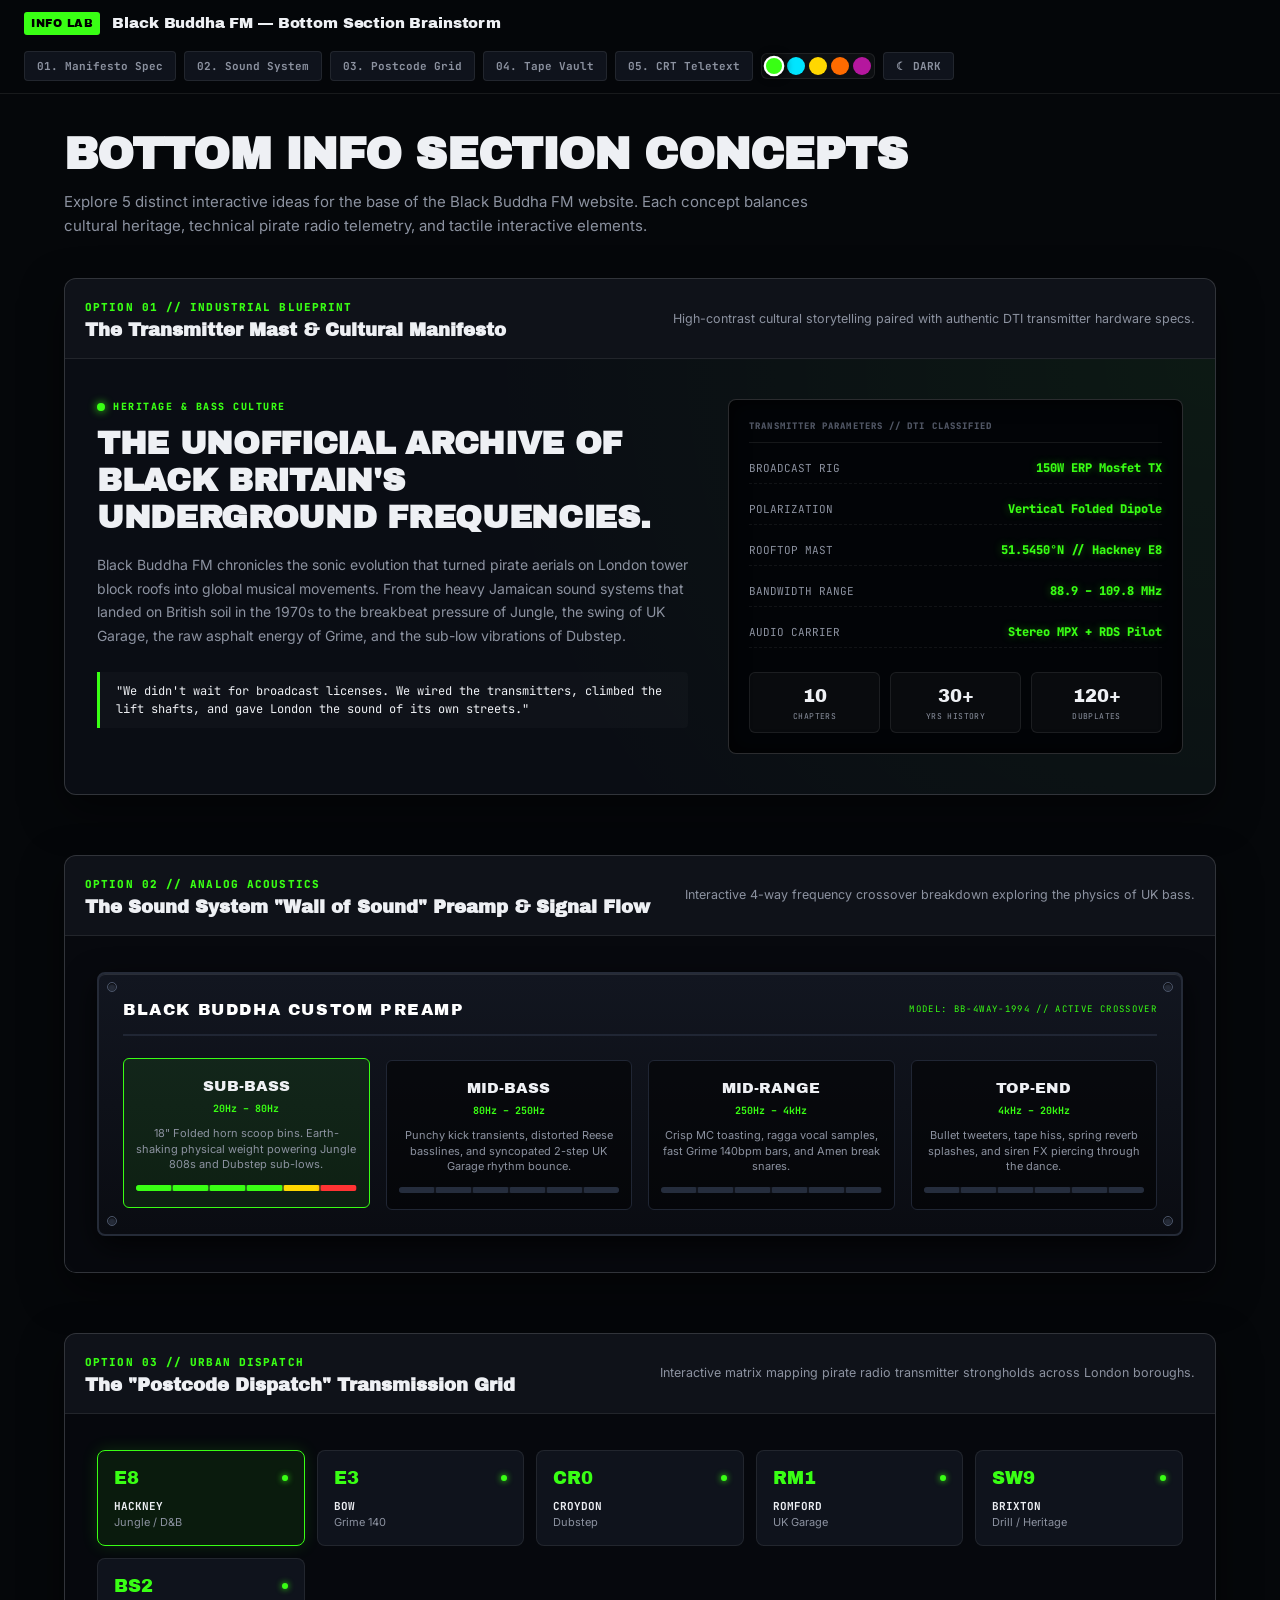
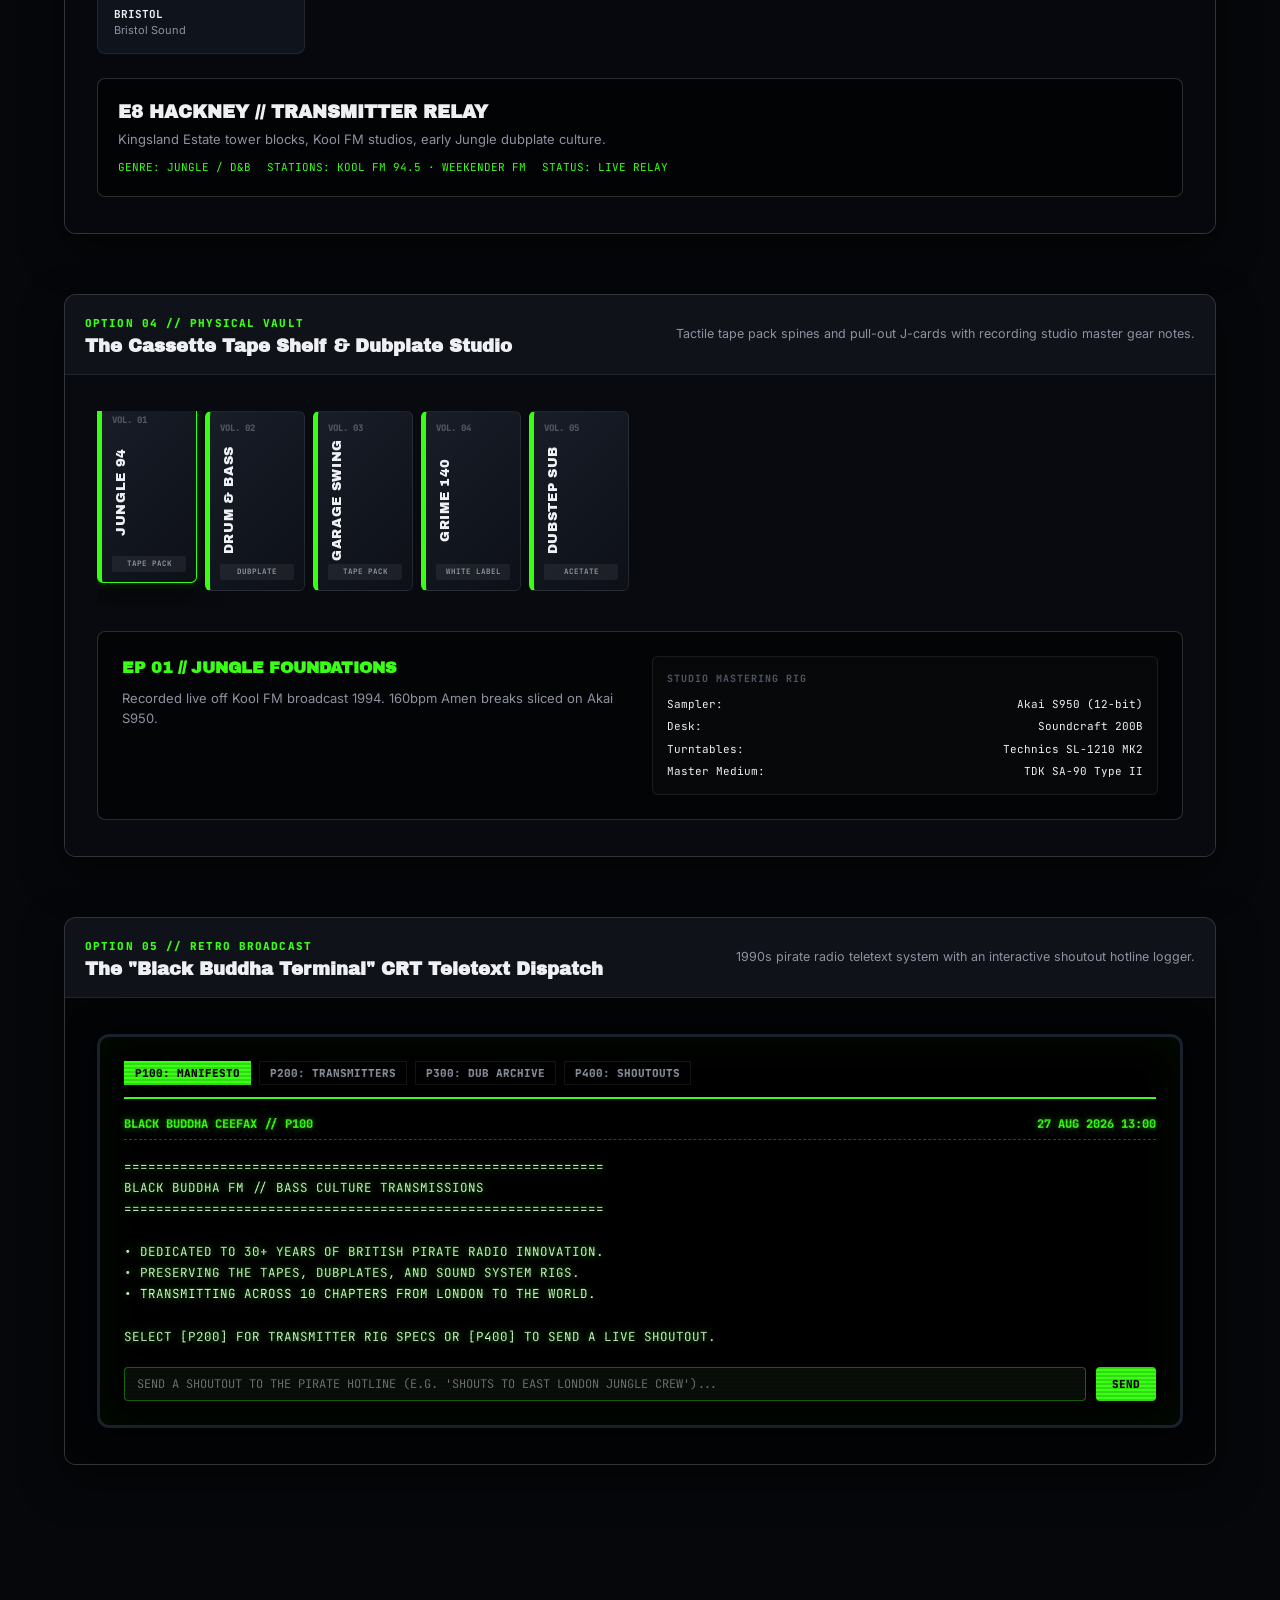
<file: test/info-section-lab.html>
<!DOCTYPE html>
<html lang="en" data-theme="dark">
<head>
  <meta charset="UTF-8">
  <meta name="viewport" content="width=device-width, initial-scale=1.0">
  <title>Black Buddha FM — Bottom Info Section Concepts Lab</title>
  <link rel="preconnect" href="https://fonts.googleapis.com">
  <link rel="preconnect" href="https://fonts.gstatic.com" crossorigin>
  <link href="https://fonts.googleapis.com/css2?family=Archivo+Black&family=Inter:wght@400;500;600;700;800&family=JetBrains+Mono:wght@400;500;700;800&family=Syne:wght@700;800;900&display=swap" rel="stylesheet">
  <style>
    /* ═══ DESIGN SYSTEM TOKENS ═══ */
    :root {
      --bg: #05070a;
      --bg-surface: #0a0d14;
      --bg-card: #0f131c;
      --bg-card-hover: #141924;
      --border: rgba(255, 255, 255, 0.08);
      --border-strong: rgba(255, 255, 255, 0.16);
      --text: #EEF0F4;
      --text-muted: #8C92A0;
      --text-dim: #505664;
      --font-display: 'Archivo Black', 'Syne', sans-serif;
      --font-sans: 'Inter', system-ui, -apple-system, sans-serif;
      --font-mono: 'JetBrains Mono', monospace;

      /* Genre Palette Active (Default Jungle) */
      --theme-primary: #39FF14;
      --theme-primary-rgb: 57, 255, 20;
      --theme-glow: rgba(57, 255, 20, 0.25);
    }

    [data-theme="light"] {
      --bg: #F0F2F6;
      --bg-surface: #FFFFFF;
      --bg-card: #F8F9FB;
      --bg-card-hover: #E9ECEF;
      --border: rgba(0, 0, 0, 0.1);
      --border-strong: rgba(0, 0, 0, 0.2);
      --text: #0B0E14;
      --text-muted: #4A5160;
      --text-dim: #8C92A0;
      --theme-primary: #0A8A00;
      --theme-primary-rgb: 10, 138, 0;
      --theme-glow: rgba(10, 138, 0, 0.2);
    }

    * { box-sizing: border-box; margin: 0; padding: 0; }
    body {
      background: var(--bg);
      color: var(--text);
      font-family: var(--font-sans);
      line-height: 1.5;
      padding-bottom: 120px;
      overflow-x: hidden;
    }

    /* ═══ LAB HEADER & CONTROLS ═══ */
    .lab-header {
      position: sticky;
      top: 0;
      z-index: 1000;
      background: rgba(5, 7, 10, 0.92);
      backdrop-filter: blur(16px);
      -webkit-backdrop-filter: blur(16px);
      border-bottom: 1px solid var(--border);
      padding: 12px 24px;
      display: flex;
      align-items: center;
      justify-content: space-between;
      gap: 16px;
      flex-wrap: wrap;
    }
    .lab-brand {
      display: flex;
      align-items: center;
      gap: 12px;
    }
    .lab-badge {
      font-family: var(--font-display);
      font-size: 11px;
      background: var(--theme-primary);
      color: #000;
      padding: 3px 7px;
      border-radius: 3px;
      letter-spacing: 0.05em;
    }
    .lab-title {
      font-family: var(--font-display);
      font-size: 15px;
      letter-spacing: -0.01em;
      color: var(--text);
    }
    .lab-controls {
      display: flex;
      align-items: center;
      gap: 8px;
      flex-wrap: wrap;
    }
    .lab-btn {
      background: var(--bg-card);
      border: 1px solid var(--border);
      color: var(--text-muted);
      font-family: var(--font-mono);
      font-size: 11px;
      font-weight: 700;
      padding: 6px 12px;
      border-radius: 4px;
      cursor: pointer;
      transition: all 0.2s ease;
      text-decoration: none;
      display: inline-flex;
      align-items: center;
      gap: 6px;
    }
    .lab-btn:hover {
      border-color: var(--theme-primary);
      color: var(--theme-primary);
    }
    .lab-btn.active {
      background: var(--theme-primary);
      border-color: var(--theme-primary);
      color: #000;
      box-shadow: 0 0 10px var(--theme-glow);
    }

    .genre-pill-group {
      display: flex;
      gap: 4px;
      background: rgba(255, 255, 255, 0.04);
      padding: 3px;
      border-radius: 6px;
      border: 1px solid var(--border);
    }
    .genre-dot-btn {
      width: 18px;
      height: 18px;
      border-radius: 50%;
      border: 2px solid transparent;
      cursor: pointer;
      transition: transform 0.2s ease, border-color 0.2s ease;
    }
    .genre-dot-btn:hover { transform: scale(1.2); }
    .genre-dot-btn.active { border-color: #fff; transform: scale(1.15); box-shadow: 0 0 8px currentColor; }

    /* ═══ LAB HERO BANNER ═══ */
    .lab-hero {
      max-width: 1200px;
      margin: 36px auto 20px;
      padding: 0 24px;
    }
    .lab-hero h1 {
      font-family: var(--font-display);
      font-size: clamp(28px, 4vw, 44px);
      text-transform: uppercase;
      letter-spacing: -0.02em;
      line-height: 1.1;
      margin-bottom: 12px;
    }
    .lab-hero p {
      font-size: 15px;
      color: var(--text-muted);
      max-width: 750px;
      line-height: 1.6;
    }

    /* ═══ CONCEPT SECTION CONTAINER ═══ */
    .concept-container {
      max-width: 1200px;
      margin: 40px auto;
      padding: 0 24px;
    }
    .concept-card {
      background: var(--bg-surface);
      border: 1px solid var(--border-strong);
      border-radius: 12px;
      overflow: hidden;
      margin-bottom: 60px;
      box-shadow: 0 16px 40px rgba(0,0,0,0.5);
      position: relative;
    }
    .concept-header-bar {
      background: rgba(255, 255, 255, 0.02);
      border-bottom: 1px solid var(--border);
      padding: 14px 20px;
      display: flex;
      align-items: center;
      justify-content: space-between;
      flex-wrap: wrap;
      gap: 12px;
    }
    .concept-tag {
      font-family: var(--font-mono);
      font-size: 11px;
      font-weight: 800;
      color: var(--theme-primary);
      letter-spacing: 0.1em;
      text-transform: uppercase;
    }
    .concept-title-group h2 {
      font-family: var(--font-display);
      font-size: 18px;
      color: var(--text);
    }
    .concept-desc {
      font-size: 12.5px;
      color: var(--text-muted);
    }

    /* ═══════════════════════════════════════════════════════════════════
       OPTION 01: THE TRANSMITTER MAST TECHNICAL SPEC & MANIFESTO
    ═══════════════════════════════════════════════════════════════════ */
    .mast-section {
      padding: 40px 32px;
      background: radial-gradient(circle at 100% 0%, rgba(var(--theme-primary-rgb), 0.05) 0%, transparent 60%);
    }
    .mast-grid {
      display: grid;
      grid-template-columns: 1.3fr 1fr;
      gap: 40px;
    }
    @media (max-width: 860px) {
      .mast-grid { grid-template-columns: 1fr; }
    }
    .manifesto-kicker {
      font-family: var(--font-mono);
      font-size: 10px;
      font-weight: 800;
      color: var(--theme-primary);
      letter-spacing: 0.15em;
      text-transform: uppercase;
      display: flex;
      align-items: center;
      gap: 8px;
      margin-bottom: 12px;
    }
    .manifesto-kicker::before {
      content: '';
      width: 8px; height: 8px;
      border-radius: 50%;
      background: var(--theme-primary);
      box-shadow: 0 0 8px var(--theme-primary);
    }
    .manifesto-headline {
      font-family: var(--font-display);
      font-size: clamp(22px, 2.5vw, 32px);
      text-transform: uppercase;
      line-height: 1.15;
      margin-bottom: 16px;
      letter-spacing: -0.01em;
    }
    .manifesto-body {
      font-size: 14px;
      color: var(--text-muted);
      line-height: 1.7;
      margin-bottom: 24px;
    }
    .manifesto-quote {
      border-left: 3px solid var(--theme-primary);
      padding-left: 16px;
      font-family: var(--font-mono);
      font-size: 12px;
      color: var(--text);
      background: rgba(255, 255, 255, 0.02);
      padding-top: 10px;
      padding-bottom: 10px;
      border-radius: 0 4px 4px 0;
    }

    .spec-rack {
      background: #020407;
      border: 1px solid var(--border-strong);
      border-radius: 8px;
      padding: 20px;
      display: flex;
      flex-direction: column;
      gap: 16px;
      box-shadow: inset 0 0 20px rgba(0,0,0,0.8);
      position: relative;
    }
    .spec-rack::before {
      content: 'TRANSMITTER PARAMETERS // DTI CLASSIFIED';
      font-family: var(--font-mono);
      font-size: 9px;
      font-weight: 800;
      color: var(--text-dim);
      letter-spacing: 0.12em;
      border-bottom: 1px solid var(--border);
      padding-bottom: 8px;
    }
    .spec-row {
      display: flex;
      align-items: center;
      justify-content: space-between;
      border-bottom: 1px dashed rgba(255,255,255,0.06);
      padding-bottom: 6px;
    }
    .spec-label {
      font-family: var(--font-mono);
      font-size: 11px;
      color: var(--text-muted);
      text-transform: uppercase;
    }
    .spec-val {
      font-family: var(--font-mono);
      font-size: 12px;
      font-weight: 800;
      color: var(--theme-primary);
      text-shadow: 0 0 8px rgba(var(--theme-primary-rgb), 0.4);
    }
    .spec-counters {
      display: grid;
      grid-template-columns: repeat(3, 1fr);
      gap: 10px;
      margin-top: 8px;
    }
    .counter-box {
      background: rgba(255,255,255,0.03);
      border: 1px solid var(--border);
      border-radius: 6px;
      padding: 10px;
      text-align: center;
    }
    .counter-num {
      font-family: var(--font-display);
      font-size: 18px;
      color: var(--text);
    }
    .counter-lbl {
      font-family: var(--font-mono);
      font-size: 8px;
      color: var(--text-muted);
      text-transform: uppercase;
      letter-spacing: 0.05em;
    }

    /* ═══════════════════════════════════════════════════════════════════
       OPTION 02: THE WALL OF SOUND PREAMP & SIGNAL FLOW
    ═══════════════════════════════════════════════════════════════════ */
    .preamp-section {
      padding: 36px 32px;
      background: #07090e;
    }
    .preamp-rack {
      border: 2px solid #252b38;
      border-radius: 8px;
      background: linear-gradient(180deg, #121620 0%, #0a0c12 100%);
      padding: 24px;
      position: relative;
      box-shadow: 0 10px 30px rgba(0,0,0,0.7), inset 0 1px 0 rgba(255,255,255,0.1);
    }
    .preamp-screw {
      position: absolute;
      width: 10px;
      height: 10px;
      border-radius: 50%;
      background: #252b38;
      border: 1px solid #4a5468;
      box-shadow: inset 0 1px 2px #000;
    }
    .preamp-screw.tl { top: 8px; left: 8px; }
    .preamp-screw.tr { top: 8px; right: 8px; }
    .preamp-screw.bl { bottom: 8px; left: 8px; }
    .preamp-screw.br { bottom: 8px; right: 8px; }

    .preamp-header {
      display: flex;
      align-items: center;
      justify-content: space-between;
      border-bottom: 2px solid #202634;
      padding-bottom: 12px;
      margin-bottom: 24px;
    }
    .preamp-brand {
      font-family: var(--font-display);
      font-size: 16px;
      letter-spacing: 0.1em;
      color: #fff;
    }
    .preamp-model {
      font-family: var(--font-mono);
      font-size: 9px;
      color: var(--theme-primary);
      letter-spacing: 0.15em;
    }

    .crossover-grid {
      display: grid;
      grid-template-columns: repeat(4, 1fr);
      gap: 16px;
    }
    @media (max-width: 768px) {
      .crossover-grid { grid-template-columns: repeat(2, 1fr); }
    }
    .crossover-card {
      background: rgba(0,0,0,0.5);
      border: 1px solid #202634;
      border-radius: 6px;
      padding: 16px 12px;
      text-align: center;
      cursor: pointer;
      transition: all 0.25s ease;
      position: relative;
    }
    .crossover-card:hover, .crossover-card.active {
      border-color: var(--theme-primary);
      background: rgba(var(--theme-primary-rgb), 0.08);
      transform: translateY(-2px);
    }
    .crossover-band {
      font-family: var(--font-display);
      font-size: 15px;
      color: var(--text);
      margin-bottom: 4px;
    }
    .crossover-freq {
      font-family: var(--font-mono);
      font-size: 10px;
      color: var(--theme-primary);
      font-weight: 700;
      margin-bottom: 10px;
    }
    .crossover-desc {
      font-size: 11px;
      color: var(--text-muted);
      line-height: 1.4;
    }
    .vu-meter {
      height: 6px;
      background: #11141c;
      border-radius: 3px;
      overflow: hidden;
      margin-top: 12px;
      display: flex;
      gap: 2px;
    }
    .vu-bar {
      flex: 1;
      background: #252d3d;
      border-radius: 1px;
      transition: background 0.3s;
    }
    .crossover-card.active .vu-bar:nth-child(-n+4) { background: #39FF14; box-shadow: 0 0 4px #39FF14; }
    .crossover-card.active .vu-bar:nth-child(5) { background: #FFD700; box-shadow: 0 0 4px #FFD700; }
    .crossover-card.active .vu-bar:nth-child(6) { background: #FF3333; box-shadow: 0 0 4px #FF3333; }

    /* ═══════════════════════════════════════════════════════════════════
       OPTION 03: THE POSTCODE DISPATCH TRANSMISSION GRID
    ═══════════════════════════════════════════════════════════════════ */
    .dispatch-section {
      padding: 36px 32px;
      background: #06080d;
    }
    .dispatch-grid {
      display: grid;
      grid-template-columns: repeat(auto-fill, minmax(200px, 1fr));
      gap: 12px;
      margin-bottom: 24px;
    }
    .dispatch-card {
      background: var(--bg-card);
      border: 1px solid var(--border);
      border-radius: 8px;
      padding: 14px 16px;
      cursor: pointer;
      transition: all 0.25s ease;
      position: relative;
    }
    .dispatch-card:hover, .dispatch-card.active {
      border-color: var(--theme-primary);
      background: rgba(var(--theme-primary-rgb), 0.08);
      box-shadow: 0 0 16px rgba(var(--theme-primary-rgb), 0.15);
    }
    .dispatch-top {
      display: flex;
      align-items: center;
      justify-content: space-between;
      margin-bottom: 6px;
    }
    .dispatch-code {
      font-family: var(--font-display);
      font-size: 18px;
      color: var(--theme-primary);
    }
    .dispatch-status {
      width: 6px; height: 6px;
      border-radius: 50%;
      background: #39FF14;
      box-shadow: 0 0 6px #39FF14;
    }
    .dispatch-borough {
      font-family: var(--font-mono);
      font-size: 11px;
      font-weight: 700;
      color: var(--text);
      text-transform: uppercase;
    }
    .dispatch-genre {
      font-size: 11px;
      color: var(--text-muted);
    }

    .dispatch-details-panel {
      background: #020305;
      border: 1px solid var(--border-strong);
      border-radius: 8px;
      padding: 20px;
      display: flex;
      gap: 24px;
      align-items: center;
      flex-wrap: wrap;
    }
    .detail-info h3 {
      font-family: var(--font-display);
      font-size: 18px;
      color: var(--text);
      margin-bottom: 4px;
    }
    .detail-info p {
      font-size: 13px;
      color: var(--text-muted);
      max-width: 650px;
    }
    .detail-meta {
      display: flex;
      gap: 16px;
      margin-top: 10px;
      font-family: var(--font-mono);
      font-size: 11px;
      color: var(--theme-primary);
    }

    /* ═══════════════════════════════════════════════════════════════════
       OPTION 04: THE CASSETTE SHELF & DUBPLATE VAULT
    ═══════════════════════════════════════════════════════════════════ */
    .cassette-section {
      padding: 36px 32px;
      background: #080a0f;
    }
    .cassette-shelf {
      display: flex;
      gap: 8px;
      overflow-x: auto;
      padding-bottom: 16px;
      margin-bottom: 24px;
    }
    .tape-spine {
      flex: 0 0 100px;
      height: 180px;
      border-radius: 6px;
      background: linear-gradient(135deg, #181d28 0%, #0d1017 100%);
      border: 1px solid var(--border);
      border-left: 5px solid var(--theme-primary);
      padding: 10px;
      display: flex;
      flex-direction: column;
      justify-content: space-between;
      cursor: pointer;
      transition: all 0.25s ease;
      position: relative;
    }
    .tape-spine:hover, .tape-spine.active {
      transform: translateY(-8px);
      border-color: var(--theme-primary);
      box-shadow: 0 12px 24px rgba(0,0,0,0.6), 0 0 12px rgba(var(--theme-primary-rgb), 0.3);
    }
    .tape-num {
      font-family: var(--font-mono);
      font-size: 9px;
      font-weight: 800;
      color: var(--text-dim);
    }
    .tape-title {
      writing-mode: vertical-rl;
      transform: rotate(180deg);
      font-family: var(--font-display);
      font-size: 13px;
      color: var(--text);
      letter-spacing: 0.05em;
      text-transform: uppercase;
      margin: auto 0;
    }
    .tape-badge {
      font-family: var(--font-mono);
      font-size: 7.5px;
      font-weight: 700;
      background: rgba(255,255,255,0.06);
      padding: 2px 4px;
      border-radius: 2px;
      color: var(--text-muted);
      text-align: center;
    }

    .jcard-drawer {
      background: #030406;
      border: 1.5px solid var(--border-strong);
      border-radius: 8px;
      padding: 24px;
      display: grid;
      grid-template-columns: 1fr 1fr;
      gap: 24px;
    }
    @media (max-width: 768px) {
      .jcard-drawer { grid-template-columns: 1fr; }
    }
    .jcard-notes h4 {
      font-family: var(--font-display);
      font-size: 16px;
      margin-bottom: 8px;
      color: var(--theme-primary);
    }
    .jcard-notes p {
      font-size: 13px;
      color: var(--text-muted);
      line-height: 1.6;
    }
    .gear-list {
      display: flex;
      flex-direction: column;
      gap: 6px;
      background: rgba(255,255,255,0.02);
      border: 1px solid var(--border);
      border-radius: 6px;
      padding: 14px;
    }
    .gear-list h5 {
      font-family: var(--font-mono);
      font-size: 10px;
      color: var(--text-dim);
      letter-spacing: 0.1em;
      text-transform: uppercase;
      margin-bottom: 4px;
    }
    .gear-item {
      font-family: var(--font-mono);
      font-size: 11px;
      color: var(--text);
      display: flex;
      justify-content: space-between;
    }

    /* ═══════════════════════════════════════════════════════════════════
       OPTION 05: THE CRT TELETEXT & SHOUTOUT HOTLINE
    ═══════════════════════════════════════════════════════════════════ */
    .crt-section {
      padding: 36px 32px;
      background: #020406;
    }
    .crt-monitor {
      background: #000;
      border: 3px solid #1a202c;
      border-radius: 12px;
      padding: 24px;
      position: relative;
      box-shadow: 0 0 30px rgba(0,0,0,0.9), inset 0 0 40px rgba(var(--theme-primary-rgb), 0.06);
      overflow: hidden;
    }
    .crt-monitor::before {
      content: ' ';
      display: block;
      position: absolute;
      top: 0; left: 0; bottom: 0; right: 0;
      background: linear-gradient(rgba(18, 16, 16, 0) 50%, rgba(0, 0, 0, 0.25) 50%);
      background-size: 100% 4px;
      z-index: 2;
      pointer-events: none;
      opacity: 0.6;
    }
    .teletext-nav {
      display: flex;
      gap: 8px;
      border-bottom: 2px solid var(--theme-primary);
      padding-bottom: 12px;
      margin-bottom: 16px;
      flex-wrap: wrap;
    }
    .teletext-btn {
      background: transparent;
      border: 1px solid var(--border);
      color: var(--text-muted);
      font-family: var(--font-mono);
      font-size: 11px;
      font-weight: 800;
      padding: 4px 10px;
      cursor: pointer;
      transition: all 0.2s;
    }
    .teletext-btn.active {
      background: var(--theme-primary);
      color: #000;
      border-color: var(--theme-primary);
    }
    .teletext-screen {
      font-family: var(--font-mono);
      color: var(--theme-primary);
      text-shadow: 0 0 6px rgba(var(--theme-primary-rgb), 0.6);
      min-height: 220px;
    }
    .teletext-header-row {
      display: flex;
      justify-content: space-between;
      font-size: 12px;
      font-weight: 800;
      margin-bottom: 16px;
      border-bottom: 1px dashed rgba(var(--theme-primary-rgb), 0.4);
      padding-bottom: 6px;
    }
    .teletext-content-text {
      font-size: 12.5px;
      line-height: 1.7;
      color: #D6FFD0;
    }

    .hotline-input-bar {
      display: flex;
      gap: 10px;
      margin-top: 20px;
    }
    .hotline-input {
      flex: 1;
      background: #090e09;
      border: 1px solid rgba(var(--theme-primary-rgb), 0.4);
      border-radius: 4px;
      padding: 8px 12px;
      font-family: var(--font-mono);
      font-size: 12px;
      color: #fff;
      outline: none;
    }
    .hotline-input:focus {
      border-color: var(--theme-primary);
      box-shadow: 0 0 10px rgba(var(--theme-primary-rgb), 0.3);
    }
    .hotline-submit {
      background: var(--theme-primary);
      color: #000;
      border: none;
      border-radius: 4px;
      padding: 8px 16px;
      font-family: var(--font-mono);
      font-size: 11px;
      font-weight: 800;
      cursor: pointer;
      text-transform: uppercase;
    }
  </style>
</head>
<body>

  <!-- LAB CONTROLLER BAR -->
  <header class="lab-header">
    <div class="lab-brand">
      <span class="lab-badge">INFO LAB</span>
      <span class="lab-title">Black Buddha FM — Bottom Section Brainstorm</span>
    </div>
    <div class="lab-controls">
      <a href="#concept-1" class="lab-btn">01. Manifesto Spec</a>
      <a href="#concept-2" class="lab-btn">02. Sound System</a>
      <a href="#concept-3" class="lab-btn">03. Postcode Grid</a>
      <a href="#concept-4" class="lab-btn">04. Tape Vault</a>
      <a href="#concept-5" class="lab-btn">05. CRT Teletext</a>

      <!-- Genre Palette Switcher -->
      <div class="genre-pill-group" title="Switch Genre Theme Palette">
        <button class="genre-dot-btn active" style="background: #39FF14;" onclick="setThemePalette('#39FF14', '57, 255, 20')" title="Jungle"></button>
        <button class="genre-dot-btn" style="background: #00E5FF;" onclick="setThemePalette('#00E5FF', '0, 229, 255')" title="D&B"></button>
        <button class="genre-dot-btn" style="background: #FFD700;" onclick="setThemePalette('#FFD700', '255, 215, 0')" title="UKG"></button>
        <button class="genre-dot-btn" style="background: #FF6B00;" onclick="setThemePalette('#FF6B00', '255, 107, 0')" title="Grime"></button>
        <button class="genre-dot-btn" style="background: #B5179E;" onclick="setThemePalette('#B5179E', '181, 23, 158')" title="Dubstep"></button>
      </div>

      <button class="lab-btn" onclick="toggleThemeMode()" id="themeBtn">☾ DARK</button>
    </div>
  </header>

  <!-- LAB HERO -->
  <div class="lab-hero">
    <h1>Bottom Info Section Concepts</h1>
    <p>Explore 5 distinct interactive ideas for the base of the Black Buddha FM website. Each concept balances cultural heritage, technical pirate radio telemetry, and tactile interactive elements.</p>
  </div>

  <div class="concept-container">

    <!-- ════ CONCEPT 01 ════ -->
    <div class="concept-card" id="concept-1">
      <div class="concept-header-bar">
        <div class="concept-title-group">
          <span class="concept-tag">Option 01 // Industrial Blueprint</span>
          <h2>The Transmitter Mast & Cultural Manifesto</h2>
        </div>
        <span class="concept-desc">High-contrast cultural storytelling paired with authentic DTI transmitter hardware specs.</span>
      </div>

      <div class="mast-section">
        <div class="mast-grid">
          <div class="manifesto-col">
            <div class="manifesto-kicker">Heritage & Bass Culture</div>
            <h3 class="manifesto-headline">The Unofficial Archive of Black Britain's Underground Frequencies.</h3>
            <p class="manifesto-body">
              Black Buddha FM chronicles the sonic evolution that turned pirate aerials on London tower block roofs into global musical movements. From the heavy Jamaican sound systems that landed on British soil in the 1970s to the breakbeat pressure of Jungle, the swing of UK Garage, the raw asphalt energy of Grime, and the sub-low vibrations of Dubstep.
            </p>
            <div class="manifesto-quote">
              "We didn't wait for broadcast licenses. We wired the transmitters, climbed the lift shafts, and gave London the sound of its own streets."
            </div>
          </div>

          <div class="spec-col">
            <div class="spec-rack">
              <div class="spec-row">
                <span class="spec-label">Broadcast Rig</span>
                <span class="spec-val">150W ERP Mosfet TX</span>
              </div>
              <div class="spec-row">
                <span class="spec-label">Polarization</span>
                <span class="spec-val">Vertical Folded Dipole</span>
              </div>
              <div class="spec-row">
                <span class="spec-label">Rooftop Mast</span>
                <span class="spec-val">51.5450°N // Hackney E8</span>
              </div>
              <div class="spec-row">
                <span class="spec-label">Bandwidth Range</span>
                <span class="spec-val">88.9 – 109.8 MHz</span>
              </div>
              <div class="spec-row">
                <span class="spec-label">Audio Carrier</span>
                <span class="spec-val">Stereo MPX + RDS Pilot</span>
              </div>

              <div class="spec-counters">
                <div class="counter-box">
                  <div class="counter-num">10</div>
                  <div class="counter-lbl">Chapters</div>
                </div>
                <div class="counter-box">
                  <div class="counter-num">30+</div>
                  <div class="counter-lbl">Yrs History</div>
                </div>
                <div class="counter-box">
                  <div class="counter-num">120+</div>
                  <div class="counter-lbl">Dubplates</div>
                </div>
              </div>
            </div>
          </div>
        </div>
      </div>
    </div>


    <!-- ════ CONCEPT 02 ════ -->
    <div class="concept-card" id="concept-2">
      <div class="concept-header-bar">
        <div class="concept-title-group">
          <span class="concept-tag">Option 02 // Analog Acoustics</span>
          <h2>The Sound System "Wall of Sound" Preamp & Signal Flow</h2>
        </div>
        <span class="concept-desc">Interactive 4-way frequency crossover breakdown exploring the physics of UK bass.</span>
      </div>

      <div class="preamp-section">
        <div class="preamp-rack">
          <div class="preamp-screw tl"></div>
          <div class="preamp-screw tr"></div>
          <div class="preamp-screw bl"></div>
          <div class="preamp-screw br"></div>

          <div class="preamp-header">
            <div class="preamp-brand">BLACK BUDDHA CUSTOM PREAMP</div>
            <div class="preamp-model">MODEL: BB-4WAY-1994 // ACTIVE CROSSOVER</div>
          </div>

          <div class="crossover-grid">
            <div class="crossover-card active" onclick="selectCrossover(this, 'SUB')">
              <div class="crossover-band">SUB-BASS</div>
              <div class="crossover-freq">20Hz – 80Hz</div>
              <div class="crossover-desc">18" Folded horn scoop bins. Earth-shaking physical weight powering Jungle 808s and Dubstep sub-lows.</div>
              <div class="vu-meter">
                <div class="vu-bar"></div><div class="vu-bar"></div><div class="vu-bar"></div><div class="vu-bar"></div><div class="vu-bar"></div><div class="vu-bar"></div>
              </div>
            </div>

            <div class="crossover-card" onclick="selectCrossover(this, 'BASS')">
              <div class="crossover-band">MID-BASS</div>
              <div class="crossover-freq">80Hz – 250Hz</div>
              <div class="crossover-desc">Punchy kick transients, distorted Reese basslines, and syncopated 2-step UK Garage rhythm bounce.</div>
              <div class="vu-meter">
                <div class="vu-bar"></div><div class="vu-bar"></div><div class="vu-bar"></div><div class="vu-bar"></div><div class="vu-bar"></div><div class="vu-bar"></div>
              </div>
            </div>

            <div class="crossover-card" onclick="selectCrossover(this, 'MID')">
              <div class="crossover-band">MID-RANGE</div>
              <div class="crossover-freq">250Hz – 4kHz</div>
              <div class="crossover-desc">Crisp MC toasting, ragga vocal samples, fast Grime 140bpm bars, and Amen break snares.</div>
              <div class="vu-meter">
                <div class="vu-bar"></div><div class="vu-bar"></div><div class="vu-bar"></div><div class="vu-bar"></div><div class="vu-bar"></div><div class="vu-bar"></div>
              </div>
            </div>

            <div class="crossover-card" onclick="selectCrossover(this, 'TOP')">
              <div class="crossover-band">TOP-END</div>
              <div class="crossover-freq">4kHz – 20kHz</div>
              <div class="crossover-desc">Bullet tweeters, tape hiss, spring reverb splashes, and siren FX piercing through the dance.</div>
              <div class="vu-meter">
                <div class="vu-bar"></div><div class="vu-bar"></div><div class="vu-bar"></div><div class="vu-bar"></div><div class="vu-bar"></div><div class="vu-bar"></div>
              </div>
            </div>
          </div>
        </div>
      </div>
    </div>


    <!-- ════ CONCEPT 03 ════ -->
    <div class="concept-card" id="concept-3">
      <div class="concept-header-bar">
        <div class="concept-title-group">
          <span class="concept-tag">Option 03 // Urban Dispatch</span>
          <h2>The "Postcode Dispatch" Transmission Grid</h2>
        </div>
        <span class="concept-desc">Interactive matrix mapping pirate radio transmitter strongholds across London boroughs.</span>
      </div>

      <div class="dispatch-section">
        <div class="dispatch-grid">
          <div class="dispatch-card active" onclick="selectDispatch(this, 'E8', 'HACKNEY', 'Jungle & Drum & Bass', 'Kingsland Estate tower blocks, Kool FM studios, early Jungle dubplate culture.')">
            <div class="dispatch-top"><span class="dispatch-code">E8</span><div class="dispatch-status"></div></div>
            <div class="dispatch-borough">Hackney</div>
            <div class="dispatch-genre">Jungle / D&B</div>
          </div>

          <div class="dispatch-card" onclick="selectDispatch(this, 'E3', 'BOW', 'Grime & Roll Deep', 'Roman Road, Rhythm Division record shop, Deja Vu FM, early Dizzee Rascal & Wiley clashing.')">
            <div class="dispatch-top"><span class="dispatch-code">E3</span><div class="dispatch-status"></div></div>
            <div class="dispatch-borough">Bow</div>
            <div class="dispatch-genre">Grime 140</div>
          </div>

          <div class="dispatch-card" onclick="selectDispatch(this, 'CR0', 'CROYDON', 'Dubstep & FWD>>', 'Big Apple Records, Hatcha, Skream, Benga, and the birth of 140bpm sub-low architecture.')">
            <div class="dispatch-top"><span class="dispatch-code">CR0</span><div class="dispatch-status"></div></div>
            <div class="dispatch-borough">Croydon</div>
            <div class="dispatch-genre">Dubstep</div>
          </div>

          <div class="dispatch-card" onclick="selectDispatch(this, 'RM1', 'ROMFORD', 'UK Garage & 2-Step', 'Sunday scene at Hollywoods, pirate transmissions across Essex and East London corridors.')">
            <div class="dispatch-top"><span class="dispatch-code">RM1</span><div class="dispatch-status"></div></div>
            <div class="dispatch-borough">Romford</div>
            <div class="dispatch-genre">UK Garage</div>
          </div>

          <div class="dispatch-card" onclick="selectDispatch(this, 'SW9', 'BRIXTON', 'Sound Systems & Drill', 'Sir Coxsone Outernational, Frontline heritage, and the evolution into modern UK Drill.')">
            <div class="dispatch-top"><span class="dispatch-code">SW9</span><div class="dispatch-status"></div></div>
            <div class="dispatch-borough">Brixton</div>
            <div class="dispatch-genre">Drill / Heritage</div>
          </div>

          <div class="dispatch-card" onclick="selectDispatch(this, 'BS2', 'BRISTOL', 'Trip-Hop & Dubwise D&B', 'St Pauls Carnival sound systems, Full Cycle, Roni Size Reprazent, and sub-heavy dub lineage.')">
            <div class="dispatch-top"><span class="dispatch-code">BS2</span><div class="dispatch-status"></div></div>
            <div class="dispatch-borough">Bristol</div>
            <div class="dispatch-genre">Bristol Sound</div>
          </div>
        </div>

        <div class="dispatch-details-panel" id="dispatchPanel">
          <div class="detail-info">
            <h3 id="panelTitle">E8 HACKNEY // TRANSMITTER RELAY</h3>
            <p id="panelDesc">Kingsland Estate tower blocks, Kool FM studios, early Jungle dubplate culture.</p>
            <div class="detail-meta">
              <span>GENRE: JUNGLE / D&B</span>
              <span>STATIONS: KOOL FM 94.5 · WEEKENDER FM</span>
              <span>STATUS: LIVE RELAY</span>
            </div>
          </div>
        </div>
      </div>
    </div>


    <!-- ════ CONCEPT 04 ════ -->
    <div class="concept-card" id="concept-4">
      <div class="concept-header-bar">
        <div class="concept-title-group">
          <span class="concept-tag">Option 04 // Physical Vault</span>
          <h2>The Cassette Tape Shelf & Dubplate Studio</h2>
        </div>
        <span class="concept-desc">Tactile tape pack spines and pull-out J-cards with recording studio master gear notes.</span>
      </div>

      <div class="cassette-section">
        <div class="cassette-shelf">
          <div class="tape-spine active" onclick="selectTape(this, 'EP 01', 'JUNGLE FOUNDATIONS', 'Recorded live off Kool FM broadcast 1994. 160bpm Amen breaks sliced on Akai S950.')">
            <span class="tape-num">VOL. 01</span>
            <span class="tape-title">JUNGLE 94</span>
            <span class="tape-badge">TAPE PACK</span>
          </div>

          <div class="tape-spine" onclick="selectTape(this, 'EP 02', 'DRUM & BASS PRESSURE', 'Optical & Ed Rush techstep era. Roland JV-1080 synthesizers and E-mu E6400 ultra filters.')">
            <span class="tape-num">VOL. 02</span>
            <span class="tape-title">DRUM & BASS</span>
            <span class="tape-badge">DUBPLATE</span>
          </div>

          <div class="tape-spine" onclick="selectTape(this, 'EP 03', 'UKG 2-STEP SWING', 'Sunday Scene master cut. Spaced-out Rhodes pianos, vocal chops, and classic Todd Edwards 4x4 swing.')">
            <span class="tape-num">VOL. 03</span>
            <span class="tape-title">GARAGE SWING</span>
            <span class="tape-badge">TAPE PACK</span>
          </div>

          <div class="tape-spine" onclick="selectTape(this, 'EP 04', 'BOW 140 ESKIBEAT', 'FruityLoops 3.5 square waves, Korg Triton glides, and 8-bar MC clashes recorded in E3.')">
            <span class="tape-num">VOL. 04</span>
            <span class="tape-title">GRIME 140</span>
            <span class="tape-badge">WHITE LABEL</span>
          </div>

          <div class="tape-spine" onclick="selectTape(this, 'EP 05', 'CROYDON SUB-ZERO', '10\" acetate dubplates cut at Transition Mastering. Half-step sub frequencies and metallic snare hits.')">
            <span class="tape-num">VOL. 05</span>
            <span class="tape-title">DUBSTEP SUB</span>
            <span class="tape-badge">ACETATE</span>
          </div>
        </div>

        <div class="jcard-drawer">
          <div class="jcard-notes">
            <h4 id="tapeTitle">EP 01 // JUNGLE FOUNDATIONS</h4>
            <p id="tapeDesc">Recorded live off Kool FM broadcast 1994. 160bpm Amen breaks sliced on Akai S950.</p>
          </div>

          <div class="gear-list">
            <h5>STUDIO MASTERING RIG</h5>
            <div class="gear-item"><span>Sampler:</span> <span>Akai S950 (12-bit)</span></div>
            <div class="gear-item"><span>Desk:</span> <span>Soundcraft 200B</span></div>
            <div class="gear-item"><span>Turntables:</span> <span>Technics SL-1210 MK2</span></div>
            <div class="gear-item"><span>Master Medium:</span> <span>TDK SA-90 Type II</span></div>
          </div>
        </div>
      </div>
    </div>


    <!-- ════ CONCEPT 05 ════ -->
    <div class="concept-card" id="concept-5">
      <div class="concept-header-bar">
        <div class="concept-title-group">
          <span class="concept-tag">Option 05 // Retro Broadcast</span>
          <h2>The "Black Buddha Terminal" CRT Teletext Dispatch</h2>
        </div>
        <span class="concept-desc">1990s pirate radio teletext system with an interactive shoutout hotline logger.</span>
      </div>

      <div class="crt-section">
        <div class="crt-monitor">
          <div class="teletext-nav">
            <button class="teletext-btn active" onclick="selectTeletext(100)">P100: MANIFESTO</button>
            <button class="teletext-btn" onclick="selectTeletext(200)">P200: TRANSMITTERS</button>
            <button class="teletext-btn" onclick="selectTeletext(300)">P300: DUB ARCHIVE</button>
            <button class="teletext-btn" onclick="selectTeletext(400)">P400: SHOUTOUTS</button>
          </div>

          <div class="teletext-screen" id="teletextScreen">
            <div class="teletext-header-row">
              <span>BLACK BUDDHA CEEFAX // P100</span>
              <span>27 AUG 2026 13:00</span>
            </div>
            <div class="teletext-content-text" id="teletextContent">
              ============================================================<br>
              BLACK BUDDHA FM // BASS CULTURE TRANSMISSIONS<br>
              ============================================================<br><br>
              • DEDICATED TO 30+ YEARS OF BRITISH PIRATE RADIO INNOVATION.<br>
              • PRESERVING THE TAPES, DUBPLATES, AND SOUND SYSTEM RIGS.<br>
              • TRANSMITTING ACROSS 10 CHAPTERS FROM LONDON TO THE WORLD.<br><br>
              SELECT [P200] FOR TRANSMITTER RIG SPECS OR [P400] TO SEND A LIVE SHOUTOUT.
            </div>
          </div>

          <form class="hotline-input-bar" onsubmit="submitHotline(event)">
            <input type="text" class="hotline-input" id="hotlineInput" placeholder="SEND A SHOUTOUT TO THE PIRATE HOTLINE (E.G. 'SHOUTS TO EAST LONDON JUNGLE CREW')..." required>
            <button type="submit" class="hotline-submit">SEND</button>
          </form>
        </div>
      </div>
    </div>

  </div>

  <script>
    // ── Genre Palette Switcher ──
    function setThemePalette(hex, rgb) {
      document.documentElement.style.setProperty('--theme-primary', hex);
      document.documentElement.style.setProperty('--theme-primary-rgb', rgb);
      document.documentElement.style.setProperty('--theme-glow', `rgba(${rgb}, 0.25)`);
      document.querySelectorAll('.genre-dot-btn').forEach(btn => {
        btn.classList.toggle('active', btn.style.background === hex || btn.getAttribute('style').includes(hex));
      });
    }

    // ── Dark / Light Toggle ──
    function toggleThemeMode() {
      const current = document.documentElement.getAttribute('data-theme') || 'dark';
      const next = current === 'dark' ? 'light' : 'dark';
      document.documentElement.setAttribute('data-theme', next);
      const btn = document.getElementById('themeBtn');
      if (btn) btn.textContent = next === 'dark' ? '☾ DARK' : '☀ LIGHT';
    }

    // ── Preamp Crossover Selector ──
    function selectCrossover(el, band) {
      document.querySelectorAll('.crossover-card').forEach(c => c.classList.remove('active'));
      el.classList.add('active');
    }

    // ── Dispatch Borough Selector ──
    function selectDispatch(el, code, borough, genre, desc) {
      document.querySelectorAll('.dispatch-card').forEach(c => c.classList.remove('active'));
      el.classList.add('active');
      document.getElementById('panelTitle').textContent = `${code} ${borough} // TRANSMITTER RELAY`;
      document.getElementById('panelDesc').textContent = desc;
    }

    // ── Tape Shelf Selector ──
    function selectTape(el, ep, title, desc) {
      document.querySelectorAll('.tape-spine').forEach(c => c.classList.remove('active'));
      el.classList.add('active');
      document.getElementById('tapeTitle').textContent = `${ep} // ${title}`;
      document.getElementById('tapeDesc').textContent = desc;
    }

    // ── Teletext Page Switcher ──
    const TELETEXT_PAGES = {
      100: `============================================================<br>BLACK BUDDHA FM // BASS CULTURE TRANSMISSIONS<br>============================================================<br><br>• DEDICATED TO 30+ YEARS OF BRITISH PIRATE RADIO INNOVATION.<br>• PRESERVING THE TAPES, DUBPLATES, AND SOUND SYSTEM RIGS.<br>• TRANSMITTING ACROSS 10 CHAPTERS FROM LONDON TO THE WORLD.<br><br>SELECT [P200] FOR TRANSMITTER RIG SPECS OR [P400] TO SEND A LIVE SHOUTOUT.`,
      200: `============================================================<br>TRANSMITTER MAST MATRIX // RIG SPECS<br>============================================================<br><br>• FREQUENCY RANGE: 88.9 MHz -> 109.8 MHz<br>• POWER OUTPUT: 150W ERP STEREO MPX<br>• POLARIZATION: VERTICAL FOLDED DIPOLE AERIALS<br>• TOWER LOCATIONS: HACKNEY, BOW, CROYDON, SHEFFIELD, BRISTOL<br>• SEIZURE STATUS: 0 ACTIVE INTERVENTIONS`,
      300: `============================================================<br>DUBPLATE & ACETATE VAULT ARCHIVE<br>============================================================<br><br>• 10 CHAPTER EPISODES LOGGED<br>• 120+ EXCLUSIVE DUBPLATES PRESERVED<br>• FEATURING AMEN BREAKS, REESE BASS, 2-STEP, 140 ESKIBEAT<br>• SOUND SYSTEM PREAMP MASTERED`,
      400: `============================================================<br>PIRATE RADIO HOTLINE // LIVE SHOUTOUT FEED<br>============================================================<br><br>• [13:02] "SHOUT OUT TO THE HACKNEY E8 CREW LOCKING IN LIVE"<br>• [12:58] "BIG UP KOOL FM & RINSE FM PIONEERS EVERY TIME"<br>• [12:45] "BASSLINE RUNNING DUBWISE THROUGH THE RIG"<br><br>TYPE BELOW TO ADD YOUR VOICE TO THE TELETEXT LOG.`
    };

    function selectTeletext(pageNum) {
      document.querySelectorAll('.teletext-btn').forEach((btn, idx) => {
        btn.classList.toggle('active', btn.textContent.includes(pageNum.toString()));
      });
      const contentEl = document.getElementById('teletextContent');
      if (contentEl && TELETEXT_PAGES[pageNum]) {
        contentEl.innerHTML = TELETEXT_PAGES[pageNum];
      }
    }

    // ── Hotline Submit ──
    function submitHotline(e) {
      e.preventDefault();
      const input = document.getElementById('hotlineInput');
      const val = input.value.trim();
      if (!val) return;
      selectTeletext(400);
      const contentEl = document.getElementById('teletextContent');
      const timeStr = new Date().toTimeString().substring(0, 5);
      TELETEXT_PAGES[400] = TELETEXT_PAGES[400].replace(
        '============================================================<br><br>',
        `============================================================<br><br>• [${timeStr}] "${val.toUpperCase()}"<br>`
      );
      contentEl.innerHTML = TELETEXT_PAGES[400];
      input.value = '';
    }
  </script>
</body>
</html>
</file>
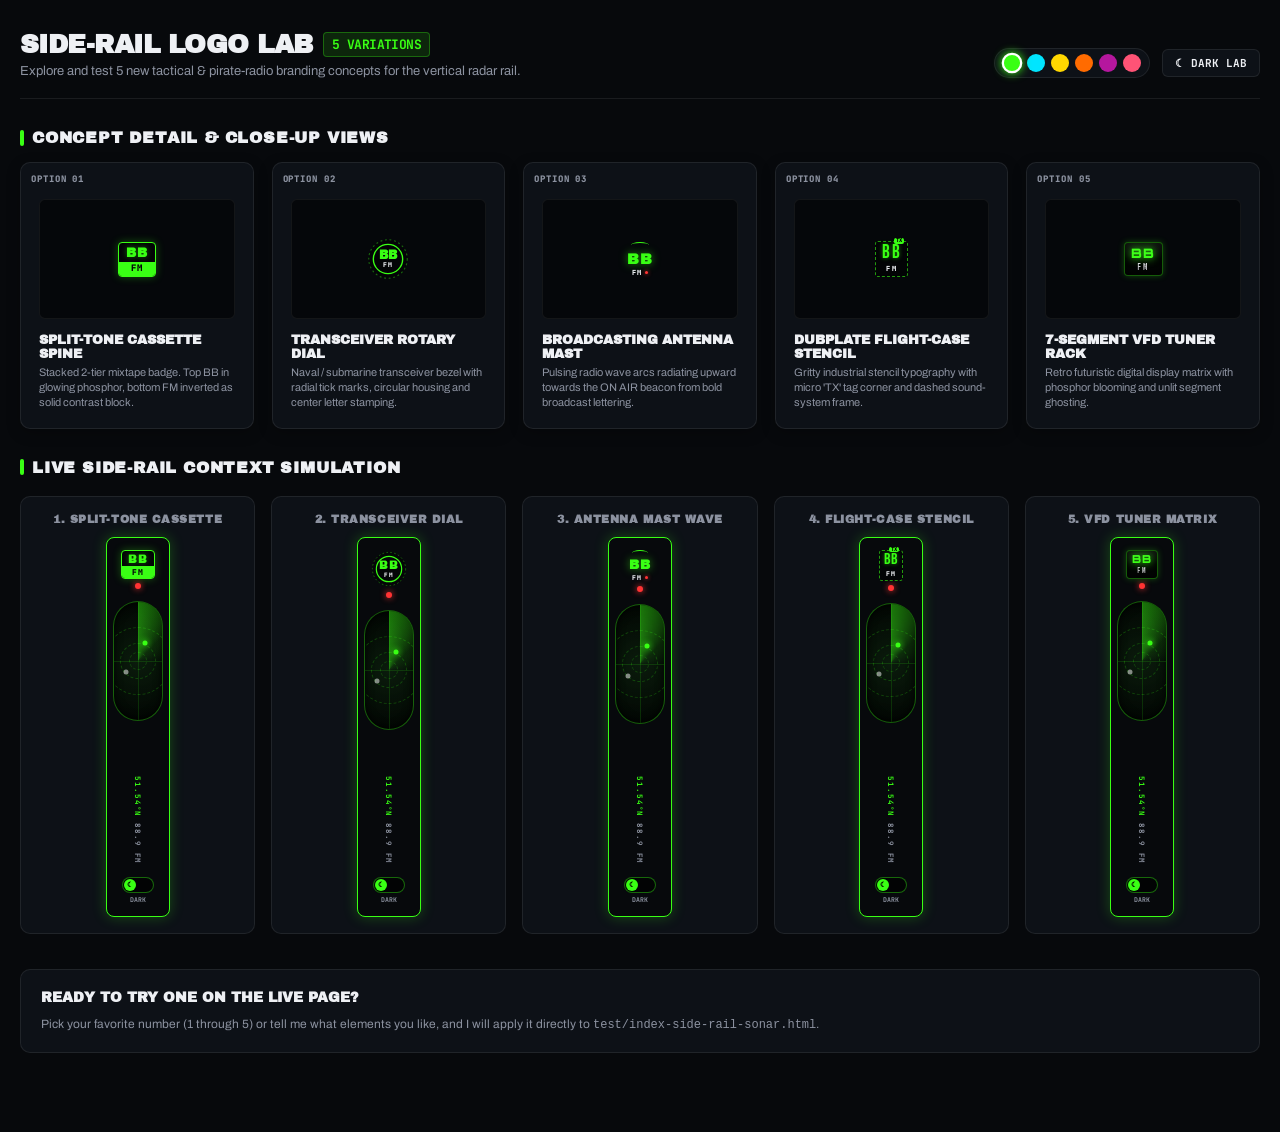
<file: test/side-rail-logo-lab.html>
<!DOCTYPE html>
<html lang="en">

<head>
  <meta charset="utf-8">
  <meta name="viewport" content="width=device-width, initial-scale=1.0">
  <title>Side-Rail Logo Design Lab — Black Buddha FM</title>

  <link rel="preconnect" href="https://fonts.googleapis.com">
  <link rel="preconnect" href="https://fonts.gstatic.com" crossorigin>
  <link
    href="https://fonts.googleapis.com/css2?family=Archivo+Black&family=Archivo:ital,wght@0,400;0,600;0,800;1,400&family=JetBrains+Mono:wght@400;600;800&family=Bebas+Neue&family=Orbitron:wght@700;900&family=VT323&display=swap"
    rel="stylesheet">

  <style>
    /* ═══════════════════════════════════════════════════════════════
       THEME VARIABLES & LAB BASE STYLING
       ═══════════════════════════════════════════════════════════════ */
    :root {
      --theme-primary: #39FF14;
      --theme-primary-rgb: 57, 255, 20;
      --bg-dark: #07090c;
      --card-bg: #0d1117;
      --card-border: rgba(255, 255, 255, 0.08);
      --silver: #EEF0F4;
      --muted: #8C92A0;
      --font-display: 'Archivo Black', sans-serif;
      --font-body: 'Archivo', sans-serif;
      --font-mono: 'JetBrains Mono', monospace;
      --rail-width: 64px;
    }

    [data-theme="light"] {
      --bg-dark: #f0f2f5;
      --card-bg: #ffffff;
      --card-border: rgba(0, 0, 0, 0.1);
      --silver: #111418;
      --muted: #5e6676;
    }

    * { box-sizing: border-box; margin: 0; padding: 0; }

    body {
      background-color: var(--bg-dark);
      color: var(--silver);
      font-family: var(--font-body);
      min-height: 100vh;
      padding: 30px 20px 80px;
      transition: background-color 0.3s ease, color 0.3s ease;
    }

    .lab-container {
      max-width: 1280px;
      margin: 0 auto;
    }

    /* ─── Lab Header ─── */
    .lab-header {
      margin-bottom: 30px;
      padding-bottom: 20px;
      border-bottom: 1px solid var(--card-border);
      display: flex;
      flex-wrap: wrap;
      justify-content: space-between;
      align-items: flex-end;
      gap: 16px;
    }

    .lab-title-box h1 {
      font-family: var(--font-display);
      font-size: 26px;
      letter-spacing: -0.02em;
      text-transform: uppercase;
      color: var(--silver);
      display: flex;
      align-items: center;
      gap: 10px;
    }
    .lab-title-box h1 span {
      color: var(--theme-primary);
      font-size: 13px;
      font-family: var(--font-mono);
      padding: 3px 8px;
      border-radius: 4px;
      background: rgba(var(--theme-primary-rgb), 0.12);
      border: 1px solid rgba(var(--theme-primary-rgb), 0.3);
      vertical-align: middle;
    }
    .lab-title-box p {
      font-size: 13px;
      color: var(--muted);
      margin-top: 6px;
    }

    .lab-controls {
      display: flex;
      align-items: center;
      gap: 12px;
      flex-wrap: wrap;
    }

    /* Palette Selector */
    .color-picker-strip {
      display: flex;
      align-items: center;
      gap: 6px;
      background: var(--card-bg);
      padding: 5px 8px;
      border-radius: 20px;
      border: 1px solid var(--card-border);
    }
    .color-dot {
      width: 18px;
      height: 18px;
      border-radius: 50%;
      border: 2px solid transparent;
      cursor: pointer;
      transition: transform 0.2s, border-color 0.2s;
    }
    .color-dot:hover { transform: scale(1.2); }
    .color-dot.active { border-color: #fff; transform: scale(1.15); box-shadow: 0 0 8px var(--dot-color); }

    /* Lab Theme Toggle */
    .lab-theme-toggle {
      background: var(--card-bg);
      border: 1px solid var(--card-border);
      color: var(--silver);
      padding: 6px 12px;
      border-radius: 6px;
      font-family: var(--font-mono);
      font-size: 11px;
      font-weight: 700;
      cursor: pointer;
      display: flex;
      align-items: center;
      gap: 6px;
      transition: all 0.2s;
    }
    .lab-theme-toggle:hover {
      border-color: var(--theme-primary);
      color: var(--theme-primary);
    }

    /* ═══════════════════════════════════════════════════════════════
       SECTION 1: HIGH-RES MAGNIFIED CARDS
       ═══════════════════════════════════════════════════════════════ */
    .section-title {
      font-family: var(--font-display);
      font-size: 16px;
      text-transform: uppercase;
      letter-spacing: 0.05em;
      color: var(--silver);
      margin: 30px 0 16px;
      display: flex;
      align-items: center;
      gap: 8px;
    }
    .section-title::before {
      content: '';
      display: inline-block;
      width: 4px;
      height: 16px;
      background: var(--theme-primary);
      border-radius: 2px;
    }

    .cards-grid {
      display: grid;
      grid-template-columns: repeat(auto-fit, minmax(220px, 1fr));
      gap: 18px;
    }

    .logo-card {
      background: var(--card-bg);
      border: 1px solid var(--card-border);
      border-radius: 10px;
      padding: 18px;
      display: flex;
      flex-direction: column;
      align-items: center;
      text-align: center;
      position: relative;
      overflow: hidden;
      box-shadow: 0 4px 14px rgba(0,0,0,0.25);
      transition: transform 0.25s ease, border-color 0.25s ease;
    }
    .logo-card:hover {
      transform: translateY(-3px);
      border-color: rgba(var(--theme-primary-rgb), 0.5);
    }

    .card-badge {
      position: absolute;
      top: 10px;
      left: 10px;
      font-family: var(--font-mono);
      font-size: 9px;
      font-weight: 800;
      color: var(--muted);
      letter-spacing: 0.1em;
    }

    /* Preview Well inside Card */
    .card-preview-well {
      width: 100%;
      height: 120px;
      background: #05070a;
      border-radius: 6px;
      border: 1px solid rgba(255, 255, 255, 0.06);
      display: flex;
      flex-direction: column;
      align-items: center;
      justify-content: center;
      margin: 18px 0 14px;
      position: relative;
      overflow: hidden;
    }
    [data-theme="light"] .card-preview-well {
      background: #090c10;
    }

    .card-meta {
      width: 100%;
      text-align: left;
    }
    .card-meta h3 {
      font-family: var(--font-display);
      font-size: 13px;
      color: var(--silver);
      text-transform: uppercase;
      margin-bottom: 4px;
    }
    .card-meta p {
      font-size: 11px;
      color: var(--muted);
      line-height: 1.35;
    }

    /* ═══════════════════════════════════════════════════════════════
       THE 5 LOGO DESIGNS (CSS & MARKUP)
       ═══════════════════════════════════════════════════════════════ */

    /* ──── 1. SPLIT-TONE CASSETTE SPINE BLOCK ──── */
    .logo-split-badge {
      display: flex;
      flex-direction: column;
      align-items: center;
      width: 38px;
      border-radius: 4px;
      border: 1.5px solid var(--theme-primary);
      overflow: hidden;
      background: #030406;
      box-shadow: 0 0 8px rgba(var(--theme-primary-rgb), 0.3);
      cursor: pointer;
      transition: all 0.25s ease;
    }
    .logo-split-badge:hover {
      box-shadow: 0 0 14px var(--theme-primary);
      transform: scale(1.05);
    }
    .logo-split-badge .split-top {
      font-family: var(--font-display);
      font-size: 13px;
      font-weight: 900;
      color: var(--theme-primary);
      line-height: 1;
      padding: 4px 0 2px;
      letter-spacing: 0.05em;
      text-shadow: 0 0 6px rgba(var(--theme-primary-rgb), 0.4);
    }
    .logo-split-badge .split-bot {
      width: 100%;
      background: var(--theme-primary);
      color: #05070a;
      font-family: var(--font-mono);
      font-size: 9px;
      font-weight: 900;
      line-height: 1;
      padding: 2.5px 0;
      text-align: center;
      letter-spacing: 0.12em;
    }

    /* ──── 2. CIRCULAR TRANSCEIVER DIAL CREST ──── */
    .logo-dial-crest {
      width: 44px;
      height: 44px;
      position: relative;
      display: flex;
      align-items: center;
      justify-content: center;
      cursor: pointer;
      transition: transform 0.3s ease;
    }
    .logo-dial-crest:hover {
      transform: scale(1.08) rotate(15deg);
    }
    .logo-dial-crest .dial-svg {
      width: 100%;
      height: 100%;
      position: absolute;
      inset: 0;
    }
    .logo-dial-crest .dial-svg circle.outer {
      stroke: rgba(var(--theme-primary-rgb), 0.4);
      stroke-width: 1.2;
      stroke-dasharray: 2 3;
      fill: rgba(0, 0, 0, 0.4);
    }
    .logo-dial-crest .dial-svg circle.inner {
      stroke: var(--theme-primary);
      stroke-width: 1.5;
      fill: none;
    }
    .logo-dial-crest .dial-content {
      position: relative;
      z-index: 2;
      display: flex;
      flex-direction: column;
      align-items: center;
      line-height: 1;
    }
    .logo-dial-crest .dial-letters {
      font-family: var(--font-display);
      font-size: 12px;
      font-weight: 900;
      color: var(--theme-primary);
      letter-spacing: 0.04em;
    }
    .logo-dial-crest .dial-sub {
      font-family: var(--font-mono);
      font-size: 6.5px;
      font-weight: 800;
      letter-spacing: 0.18em;
      color: var(--silver);
      margin-top: 1px;
    }

    /* ──── 3. BROADCASTING ANTENNA MAST CREST ──── */
    .logo-antenna-mast {
      display: flex;
      flex-direction: column;
      align-items: center;
      position: relative;
      cursor: pointer;
    }
    .logo-antenna-mast .mast-waves {
      display: flex;
      align-items: center;
      justify-content: center;
      height: 9px;
      gap: 3px;
      margin-bottom: 2px;
    }
    .logo-antenna-mast .mast-arc {
      width: 18px;
      height: 6px;
      border-top: 1.5px solid var(--theme-primary);
      border-radius: 50% 50% 0 0;
      animation: mastPulse 1.8s infinite ease-out;
    }
    @keyframes mastPulse {
      0% { opacity: 0.3; transform: scaleX(0.7); }
      50% { opacity: 1; transform: scaleX(1.1); filter: drop-shadow(0 0 3px var(--theme-primary)); }
      100% { opacity: 0.3; transform: scaleX(0.7); }
    }
    .logo-antenna-mast .mast-letters {
      font-family: var(--font-display);
      font-size: 15px;
      font-weight: 900;
      color: var(--theme-primary);
      line-height: 0.95;
      letter-spacing: 0.05em;
      text-shadow: 0 0 8px rgba(var(--theme-primary-rgb), 0.5);
    }
    .logo-antenna-mast .mast-sub-wrap {
      display: flex;
      align-items: center;
      gap: 3px;
      margin-top: 2px;
    }
    .logo-antenna-mast .mast-sub {
      font-family: var(--font-mono);
      font-size: 7px;
      font-weight: 800;
      color: var(--silver);
      letter-spacing: 0.14em;
    }
    .logo-antenna-mast .mast-tx-dot {
      width: 3px;
      height: 3px;
      border-radius: 50%;
      background: #ff3333;
      box-shadow: 0 0 4px #ff3333;
    }

    /* ──── 4. STENCILED DUBPLATE / FLIGHT-CASE STAMP ──── */
    .logo-stencil-stamp {
      border: 1px dashed rgba(var(--theme-primary-rgb), 0.6);
      background: rgba(0, 0, 0, 0.5);
      padding: 3px 6px;
      border-radius: 3px;
      display: flex;
      flex-direction: column;
      align-items: center;
      position: relative;
      cursor: pointer;
      transition: all 0.2s;
    }
    .logo-stencil-stamp:hover {
      border-color: var(--theme-primary);
      box-shadow: 0 0 8px rgba(var(--theme-primary-rgb), 0.4);
    }
    .logo-stencil-stamp::before {
      content: 'TX';
      position: absolute;
      top: -4px;
      right: 3px;
      font-family: var(--font-mono);
      font-size: 5.5px;
      background: var(--theme-primary);
      color: #000;
      padding: 0 2px;
      border-radius: 2px;
      font-weight: 900;
      line-height: 1;
    }
    .logo-stencil-stamp .stencil-letters {
      font-family: 'Bebas Neue', var(--font-display);
      font-size: 19px;
      line-height: 0.88;
      letter-spacing: 0.08em;
      color: var(--theme-primary);
      text-transform: uppercase;
      text-shadow: 0 0 4px rgba(var(--theme-primary-rgb), 0.5);
    }
    .logo-stencil-stamp .stencil-sub {
      font-family: var(--font-mono);
      font-size: 7px;
      font-weight: 800;
      color: var(--silver);
      letter-spacing: 0.22em;
      margin-top: 2px;
    }

    /* ──── 5. 7-SEGMENT VFD DIGITAL MATRIX ──── */
    .logo-vfd-matrix {
      background: #020503;
      border: 1px solid rgba(var(--theme-primary-rgb), 0.35);
      border-radius: 4px;
      padding: 4px 6px;
      display: flex;
      flex-direction: column;
      align-items: center;
      box-shadow: inset 0 0 6px rgba(0, 0, 0, 0.9), 0 0 6px rgba(var(--theme-primary-rgb), 0.25);
      position: relative;
      overflow: hidden;
      cursor: pointer;
    }
    .logo-vfd-matrix::after {
      content: '';
      position: absolute;
      inset: 0;
      background: linear-gradient(to bottom, rgba(255,255,255,0.06), transparent 50%, rgba(0,0,0,0.3));
      pointer-events: none;
    }
    .logo-vfd-matrix .vfd-text {
      font-family: 'Orbitron', var(--font-mono);
      font-size: 13px;
      font-weight: 900;
      line-height: 1;
      color: var(--theme-primary);
      letter-spacing: 0.1em;
      text-shadow: 0 0 8px var(--theme-primary);
    }
    .logo-vfd-matrix .vfd-sub {
      font-family: 'VT323', var(--font-mono);
      font-size: 11px;
      line-height: 0.9;
      color: var(--silver);
      letter-spacing: 0.16em;
      margin-top: 2px;
    }

    /* ═══════════════════════════════════════════════════════════════
       SECTION 2: FULL SIDE-RAIL SIMULATION (SIDE-BY-SIDE)
       ═══════════════════════════════════════════════════════════════ */
    .rails-comparison-wrap {
      display: grid;
      grid-template-columns: repeat(auto-fit, minmax(200px, 1fr));
      gap: 16px;
      margin-top: 20px;
    }

    .rail-sim-col {
      background: var(--card-bg);
      border: 1px solid var(--card-border);
      border-radius: 10px;
      padding: 16px 12px;
      display: flex;
      flex-direction: column;
      align-items: center;
      position: relative;
    }
    .rail-sim-col h4 {
      font-family: var(--font-display);
      font-size: 11px;
      text-transform: uppercase;
      color: var(--muted);
      margin-bottom: 12px;
      letter-spacing: 0.05em;
      text-align: center;
    }

    /* Miniature Exact Tactical Side-Rail Mockup */
    .mock-side-rail {
      width: var(--rail-width);
      height: 380px;
      background: #07090c;
      border: 1.5px solid var(--theme-primary);
      border-radius: 8px;
      display: flex;
      flex-direction: column;
      align-items: center;
      padding: 12px 0;
      gap: 10px;
      box-shadow: 0 0 14px rgba(var(--theme-primary-rgb), 0.25);
      user-select: none;
      position: relative;
    }

    .mock-rail-header {
      display: flex;
      flex-direction: column;
      align-items: center;
      gap: 4px;
      cursor: pointer;
    }
    .mock-rail-lamp {
      width: 6px;
      height: 6px;
      border-radius: 50%;
      background: #ff3333;
      box-shadow: 0 0 6px #ff3333;
      animation: lampFlicker 3.5s infinite;
    }
    @keyframes lampFlicker {
      0%, 100% { opacity: 1; }
      50% { opacity: 0.35; }
      52% { opacity: 1; }
      82% { opacity: 0.6; }
    }

    .mock-radar-wrap {
      flex: 1;
      width: 100%;
      display: flex;
      flex-direction: column;
      align-items: center;
      justify-content: space-between;
      padding: 2px 0;
    }
    .mock-radar-disc {
      width: 50px;
      height: 120px;
      position: relative;
      border-radius: 25px;
      border: 1px solid rgba(var(--theme-primary-rgb), 0.35);
      background: radial-gradient(circle at 50% 50%, rgba(var(--theme-primary-rgb), 0.08), #020503);
      overflow: hidden;
      box-shadow: inset 0 0 8px rgba(0, 0, 0, 0.9);
    }
    .mock-ring {
      position: absolute;
      top: 50%; left: 50%;
      transform: translate(-50%, -50%);
      border-radius: 50%;
      border: 1px dashed rgba(var(--theme-primary-rgb), 0.22);
    }
    .mock-ring.r1 { width: 18px; height: 18px; }
    .mock-ring.r2 { width: 36px; height: 36px; }
    .mock-ring.r3 { width: 68px; height: 68px; }
    .mock-cross-h { position: absolute; top: 50%; left: 0; right: 0; height: 1px; background: rgba(var(--theme-primary-rgb), 0.15); }
    .mock-cross-v { position: absolute; left: 50%; top: 0; bottom: 0; width: 1px; background: rgba(var(--theme-primary-rgb), 0.15); }
    .mock-radar-sweep {
      position: absolute;
      inset: -50%;
      background: conic-gradient(from 0deg at 50% 50%, rgba(var(--theme-primary-rgb), 0.45) 0deg, rgba(var(--theme-primary-rgb), 0.1) 45deg, transparent 90deg, transparent 360deg);
      border-radius: 50%;
      animation: radarScan 3.5s linear infinite;
    }
    @keyframes radarScan { from { transform: rotate(0deg); } to { transform: rotate(360deg); } }

    .mock-beacon-dot {
      position: absolute;
      width: 5px;
      height: 5px;
      border-radius: 50%;
      background: rgba(255, 255, 255, 0.5);
      transform: translate(-50%, -50%);
    }
    .mock-beacon-dot.active {
      background: var(--theme-primary);
      box-shadow: 0 0 6px var(--theme-primary);
    }

    .mock-telemetry {
      writing-mode: vertical-rl;
      font-family: var(--font-mono);
      font-size: 7.5px;
      font-weight: 700;
      letter-spacing: 0.12em;
      color: var(--muted);
      text-transform: uppercase;
      display: flex;
      align-items: center;
      justify-content: center;
      gap: 6px;
      margin: 4px auto 0;
    }
    .mock-telemetry span.act { color: var(--theme-primary); }

    .mock-toggle-btn {
      display: flex;
      flex-direction: column;
      align-items: center;
      gap: 2px;
    }
    .mock-toggle-track {
      width: 32px;
      height: 16px;
      border-radius: 8px;
      background: rgba(0, 0, 0, 0.6);
      border: 1px solid rgba(var(--theme-primary-rgb), 0.4);
      display: flex;
      align-items: center;
      padding: 1px;
    }
    .mock-toggle-thumb {
      width: 12px;
      height: 12px;
      border-radius: 50%;
      background: var(--theme-primary);
      color: #000;
      font-size: 7px;
      font-weight: bold;
      display: flex;
      align-items: center;
      justify-content: center;
    }
    .mock-toggle-label {
      font-family: var(--font-mono);
      font-size: 6.5px;
      font-weight: 700;
      color: var(--muted);
    }

    /* ─── Apply Code Action Box ─── */
    .apply-action-bar {
      margin-top: 35px;
      background: var(--card-bg);
      border: 1px solid var(--card-border);
      border-radius: 10px;
      padding: 20px;
      display: flex;
      flex-direction: column;
      gap: 12px;
    }
    .apply-action-bar h3 {
      font-family: var(--font-display);
      font-size: 14px;
      text-transform: uppercase;
      color: var(--silver);
    }
    .apply-action-bar p {
      font-size: 12px;
      color: var(--muted);
    }
    .btn-apply-logo {
      align-self: flex-start;
      background: var(--theme-primary);
      color: #000;
      font-family: var(--font-mono);
      font-size: 12px;
      font-weight: 800;
      padding: 10px 18px;
      border-radius: 6px;
      border: none;
      cursor: pointer;
      text-transform: uppercase;
      letter-spacing: 0.05em;
      transition: all 0.2s;
    }
    .btn-apply-logo:hover {
      box-shadow: 0 0 12px var(--theme-primary);
      transform: scale(1.02);
    }
  </style>
</head>

<body>
  <div class="lab-container">

    <!-- Lab Header -->
    <header class="lab-header">
      <div class="lab-title-box">
        <h1>Side-Rail Logo Lab <span>5 VARIATIONS</span></h1>
        <p>Explore and test 5 new tactical & pirate-radio branding concepts for the vertical radar rail.</p>
      </div>

      <div class="lab-controls">
        <!-- Palette selector -->
        <div class="color-picker-strip" title="Test across station genre themes">
          <div class="color-dot active" style="--dot-color: #39FF14; background: #39FF14;" onclick="setLabTheme('#39FF14', '57, 255, 20', this)" title="Jungle (Green)"></div>
          <div class="color-dot" style="--dot-color: #00E5FF; background: #00E5FF;" onclick="setLabTheme('#00E5FF', '0, 229, 255', this)" title="Drum & Bass (Cyan)"></div>
          <div class="color-dot" style="--dot-color: #FFD700; background: #FFD700;" onclick="setLabTheme('#FFD700', '255, 215, 0', this)" title="UK Garage (Gold)"></div>
          <div class="color-dot" style="--dot-color: #FF6B00; background: #FF6B00;" onclick="setLabTheme('#FF6B00', '255, 107, 0', this)" title="Grime (Orange)"></div>
          <div class="color-dot" style="--dot-color: #B5179E; background: #B5179E;" onclick="setLabTheme('#B5179E', '181, 23, 158', this)" title="Dubstep (Magenta)"></div>
          <div class="color-dot" style="--dot-color: #FF5376; background: #FF5376;" onclick="setLabTheme('#FF5376', '255, 83, 118', this)" title="UK Funky (Pink)"></div>
        </div>

        <!-- Mode toggle -->
        <button class="lab-theme-toggle" onclick="toggleLabMode()" id="lab-mode-btn">
          <span>☾</span> DARK LAB
        </button>
      </div>
    </header>

    <!-- SECTION 1: Magnified Card Breakdown -->
    <h2 class="section-title">Concept Detail & Close-Up Views</h2>
    <div class="cards-grid">

      <!-- Concept 1 -->
      <div class="logo-card">
        <span class="card-badge">OPTION 01</span>
        <div class="card-preview-well">
          <div class="logo-split-badge">
            <span class="split-top">BB</span>
            <span class="split-bot">FM</span>
          </div>
        </div>
        <div class="card-meta">
          <h3>Split-Tone Cassette Spine</h3>
          <p>Stacked 2-tier mixtape badge. Top BB in glowing phosphor, bottom FM inverted as solid contrast block.</p>
        </div>
      </div>

      <!-- Concept 2 -->
      <div class="logo-card">
        <span class="card-badge">OPTION 02</span>
        <div class="card-preview-well">
          <div class="logo-dial-crest">
            <svg viewBox="0 0 48 48" class="dial-svg">
              <circle cx="24" cy="24" r="21" class="outer"/>
              <circle cx="24" cy="24" r="16" class="inner"/>
            </svg>
            <div class="dial-content">
              <span class="dial-letters">BB</span>
              <span class="dial-sub">FM</span>
            </div>
          </div>
        </div>
        <div class="card-meta">
          <h3>Transceiver Rotary Dial</h3>
          <p>Naval / submarine transceiver bezel with radial tick marks, circular housing and center letter stamping.</p>
        </div>
      </div>

      <!-- Concept 3 -->
      <div class="logo-card">
        <span class="card-badge">OPTION 03</span>
        <div class="card-preview-well">
          <div class="logo-antenna-mast">
            <div class="mast-waves">
              <div class="mast-arc"></div>
            </div>
            <div class="mast-letters">BB</div>
            <div class="mast-sub-wrap">
              <span class="mast-sub">FM</span>
              <span class="mast-tx-dot"></span>
            </div>
          </div>
        </div>
        <div class="card-meta">
          <h3>Broadcasting Antenna Mast</h3>
          <p>Pulsing radio wave arcs radiating upward towards the ON AIR beacon from bold broadcast lettering.</p>
        </div>
      </div>

      <!-- Concept 4 -->
      <div class="logo-card">
        <span class="card-badge">OPTION 04</span>
        <div class="card-preview-well">
          <div class="logo-stencil-stamp">
            <span class="stencil-letters">BB</span>
            <span class="stencil-sub">FM</span>
          </div>
        </div>
        <div class="card-meta">
          <h3>Dubplate Flight-Case Stencil</h3>
          <p>Gritty industrial stencil typography with micro 'TX' tag corner and dashed sound-system frame.</p>
        </div>
      </div>

      <!-- Concept 5 -->
      <div class="logo-card">
        <span class="card-badge">OPTION 05</span>
        <div class="card-preview-well">
          <div class="logo-vfd-matrix">
            <span class="vfd-text">BB</span>
            <span class="vfd-sub">FM</span>
          </div>
        </div>
        <div class="card-meta">
          <h3>7-Segment VFD Tuner Rack</h3>
          <p>Retro futuristic digital display matrix with phosphor blooming and unlit segment ghosting.</p>
        </div>
      </div>

    </div>

    <!-- SECTION 2: Live In-Situ Side-Rail Mockups -->
    <h2 class="section-title">Live Side-Rail Context Simulation</h2>
    <div class="rails-comparison-wrap">

      <!-- Col 1 -->
      <div class="rail-sim-col">
        <h4>1. Split-Tone Cassette</h4>
        <div class="mock-side-rail">
          <div class="mock-rail-header">
            <div class="logo-split-badge" style="width: 34px;">
              <span class="split-top" style="font-size: 11px; padding: 3px 0 1px;">BB</span>
              <span class="split-bot" style="font-size: 8px; padding: 2px 0;">FM</span>
            </div>
            <div class="mock-rail-lamp"></div>
          </div>
          <div class="mock-radar-wrap">
            <div class="mock-radar-disc">
              <div class="mock-ring r1"></div><div class="mock-ring r2"></div><div class="mock-ring r3"></div>
              <div class="mock-cross-h"></div><div class="mock-cross-v"></div>
              <div class="mock-radar-sweep"></div>
              <div class="mock-beacon-dot active" style="left: 65%; top: 35%;"></div>
              <div class="mock-beacon-dot" style="left: 25%; top: 60%;"></div>
            </div>
            <div class="mock-telemetry">
              <span class="act">51.54°N</span>
              <span>88.9 FM</span>
            </div>
          </div>
          <div class="mock-toggle-btn">
            <div class="mock-toggle-track"><div class="mock-toggle-thumb">☾</div></div>
            <span class="mock-toggle-label">DARK</span>
          </div>
        </div>
      </div>

      <!-- Col 2 -->
      <div class="rail-sim-col">
        <h4>2. Transceiver Dial</h4>
        <div class="mock-side-rail">
          <div class="mock-rail-header">
            <div class="logo-dial-crest" style="width: 38px; height: 38px;">
              <svg viewBox="0 0 48 48" class="dial-svg">
                <circle cx="24" cy="24" r="21" class="outer"/>
                <circle cx="24" cy="24" r="16" class="inner"/>
              </svg>
              <div class="dial-content">
                <span class="dial-letters" style="font-size: 11px;">BB</span>
                <span class="dial-sub" style="font-size: 6px;">FM</span>
              </div>
            </div>
            <div class="mock-rail-lamp"></div>
          </div>
          <div class="mock-radar-wrap">
            <div class="mock-radar-disc">
              <div class="mock-ring r1"></div><div class="mock-ring r2"></div><div class="mock-ring r3"></div>
              <div class="mock-cross-h"></div><div class="mock-cross-v"></div>
              <div class="mock-radar-sweep"></div>
              <div class="mock-beacon-dot active" style="left: 65%; top: 35%;"></div>
              <div class="mock-beacon-dot" style="left: 25%; top: 60%;"></div>
            </div>
            <div class="mock-telemetry">
              <span class="act">51.54°N</span>
              <span>88.9 FM</span>
            </div>
          </div>
          <div class="mock-toggle-btn">
            <div class="mock-toggle-track"><div class="mock-toggle-thumb">☾</div></div>
            <span class="mock-toggle-label">DARK</span>
          </div>
        </div>
      </div>

      <!-- Col 3 -->
      <div class="rail-sim-col">
        <h4>3. Antenna Mast Wave</h4>
        <div class="mock-side-rail">
          <div class="mock-rail-header">
            <div class="logo-antenna-mast">
              <div class="mast-waves" style="height: 7px;">
                <div class="mast-arc" style="width: 16px;"></div>
              </div>
              <div class="mast-letters" style="font-size: 13px;">BB</div>
              <div class="mast-sub-wrap">
                <span class="mast-sub" style="font-size: 6.5px;">FM</span>
                <span class="mast-tx-dot"></span>
              </div>
            </div>
            <div class="mock-rail-lamp"></div>
          </div>
          <div class="mock-radar-wrap">
            <div class="mock-radar-disc">
              <div class="mock-ring r1"></div><div class="mock-ring r2"></div><div class="mock-ring r3"></div>
              <div class="mock-cross-h"></div><div class="mock-cross-v"></div>
              <div class="mock-radar-sweep"></div>
              <div class="mock-beacon-dot active" style="left: 65%; top: 35%;"></div>
              <div class="mock-beacon-dot" style="left: 25%; top: 60%;"></div>
            </div>
            <div class="mock-telemetry">
              <span class="act">51.54°N</span>
              <span>88.9 FM</span>
            </div>
          </div>
          <div class="mock-toggle-btn">
            <div class="mock-toggle-track"><div class="mock-toggle-thumb">☾</div></div>
            <span class="mock-toggle-label">DARK</span>
          </div>
        </div>
      </div>

      <!-- Col 4 -->
      <div class="rail-sim-col">
        <h4>4. Flight-Case Stencil</h4>
        <div class="mock-side-rail">
          <div class="mock-rail-header">
            <div class="logo-stencil-stamp" style="padding: 2px 4px;">
              <span class="stencil-letters" style="font-size: 16px;">BB</span>
              <span class="stencil-sub" style="font-size: 6.5px;">FM</span>
            </div>
            <div class="mock-rail-lamp"></div>
          </div>
          <div class="mock-radar-wrap">
            <div class="mock-radar-disc">
              <div class="mock-ring r1"></div><div class="mock-ring r2"></div><div class="mock-ring r3"></div>
              <div class="mock-cross-h"></div><div class="mock-cross-v"></div>
              <div class="mock-radar-sweep"></div>
              <div class="mock-beacon-dot active" style="left: 65%; top: 35%;"></div>
              <div class="mock-beacon-dot" style="left: 25%; top: 60%;"></div>
            </div>
            <div class="mock-telemetry">
              <span class="act">51.54°N</span>
              <span>88.9 FM</span>
            </div>
          </div>
          <div class="mock-toggle-btn">
            <div class="mock-toggle-track"><div class="mock-toggle-thumb">☾</div></div>
            <span class="mock-toggle-label">DARK</span>
          </div>
        </div>
      </div>

      <!-- Col 5 -->
      <div class="rail-sim-col">
        <h4>5. VFD Tuner Matrix</h4>
        <div class="mock-side-rail">
          <div class="mock-rail-header">
            <div class="logo-vfd-matrix" style="padding: 3px 5px;">
              <span class="vfd-text" style="font-size: 11px;">BB</span>
              <span class="vfd-sub" style="font-size: 9px;">FM</span>
            </div>
            <div class="mock-rail-lamp"></div>
          </div>
          <div class="mock-radar-wrap">
            <div class="mock-radar-disc">
              <div class="mock-ring r1"></div><div class="mock-ring r2"></div><div class="mock-ring r3"></div>
              <div class="mock-cross-h"></div><div class="mock-cross-v"></div>
              <div class="mock-radar-sweep"></div>
              <div class="mock-beacon-dot active" style="left: 65%; top: 35%;"></div>
              <div class="mock-beacon-dot" style="left: 25%; top: 60%;"></div>
            </div>
            <div class="mock-telemetry">
              <span class="act">51.54°N</span>
              <span>88.9 FM</span>
            </div>
          </div>
          <div class="mock-toggle-btn">
            <div class="mock-toggle-track"><div class="mock-toggle-thumb">☾</div></div>
            <span class="mock-toggle-label">DARK</span>
          </div>
        </div>
      </div>

    </div>

    <!-- Quick Navigation / Info Box -->
    <div class="apply-action-bar">
      <h3>Ready to try one on the live page?</h3>
      <p>Pick your favorite number (1 through 5) or tell me what elements you like, and I will apply it directly to <code>test/index-side-rail-sonar.html</code>.</p>
    </div>

  </div>

  <script>
    function setLabTheme(hex, rgb, el) {
      document.documentElement.style.setProperty('--theme-primary', hex);
      document.documentElement.style.setProperty('--theme-primary-rgb', rgb);
      document.querySelectorAll('.color-dot').forEach(dot => dot.classList.remove('active'));
      if (el) el.classList.add('active');
    }

    function toggleLabMode() {
      const isLight = document.documentElement.getAttribute('data-theme') === 'light';
      if (isLight) {
        document.documentElement.removeAttribute('data-theme');
      } else {
        document.documentElement.setAttribute('data-theme', 'light');
      }
      const btn = document.getElementById('lab-mode-btn');
      if (btn) {
        btn.innerHTML = isLight ? '<span>☾</span> DARK LAB' : '<span>☀</span> LIGHT LAB';
      }
    }
  </script>
</body>
</html>
</file>
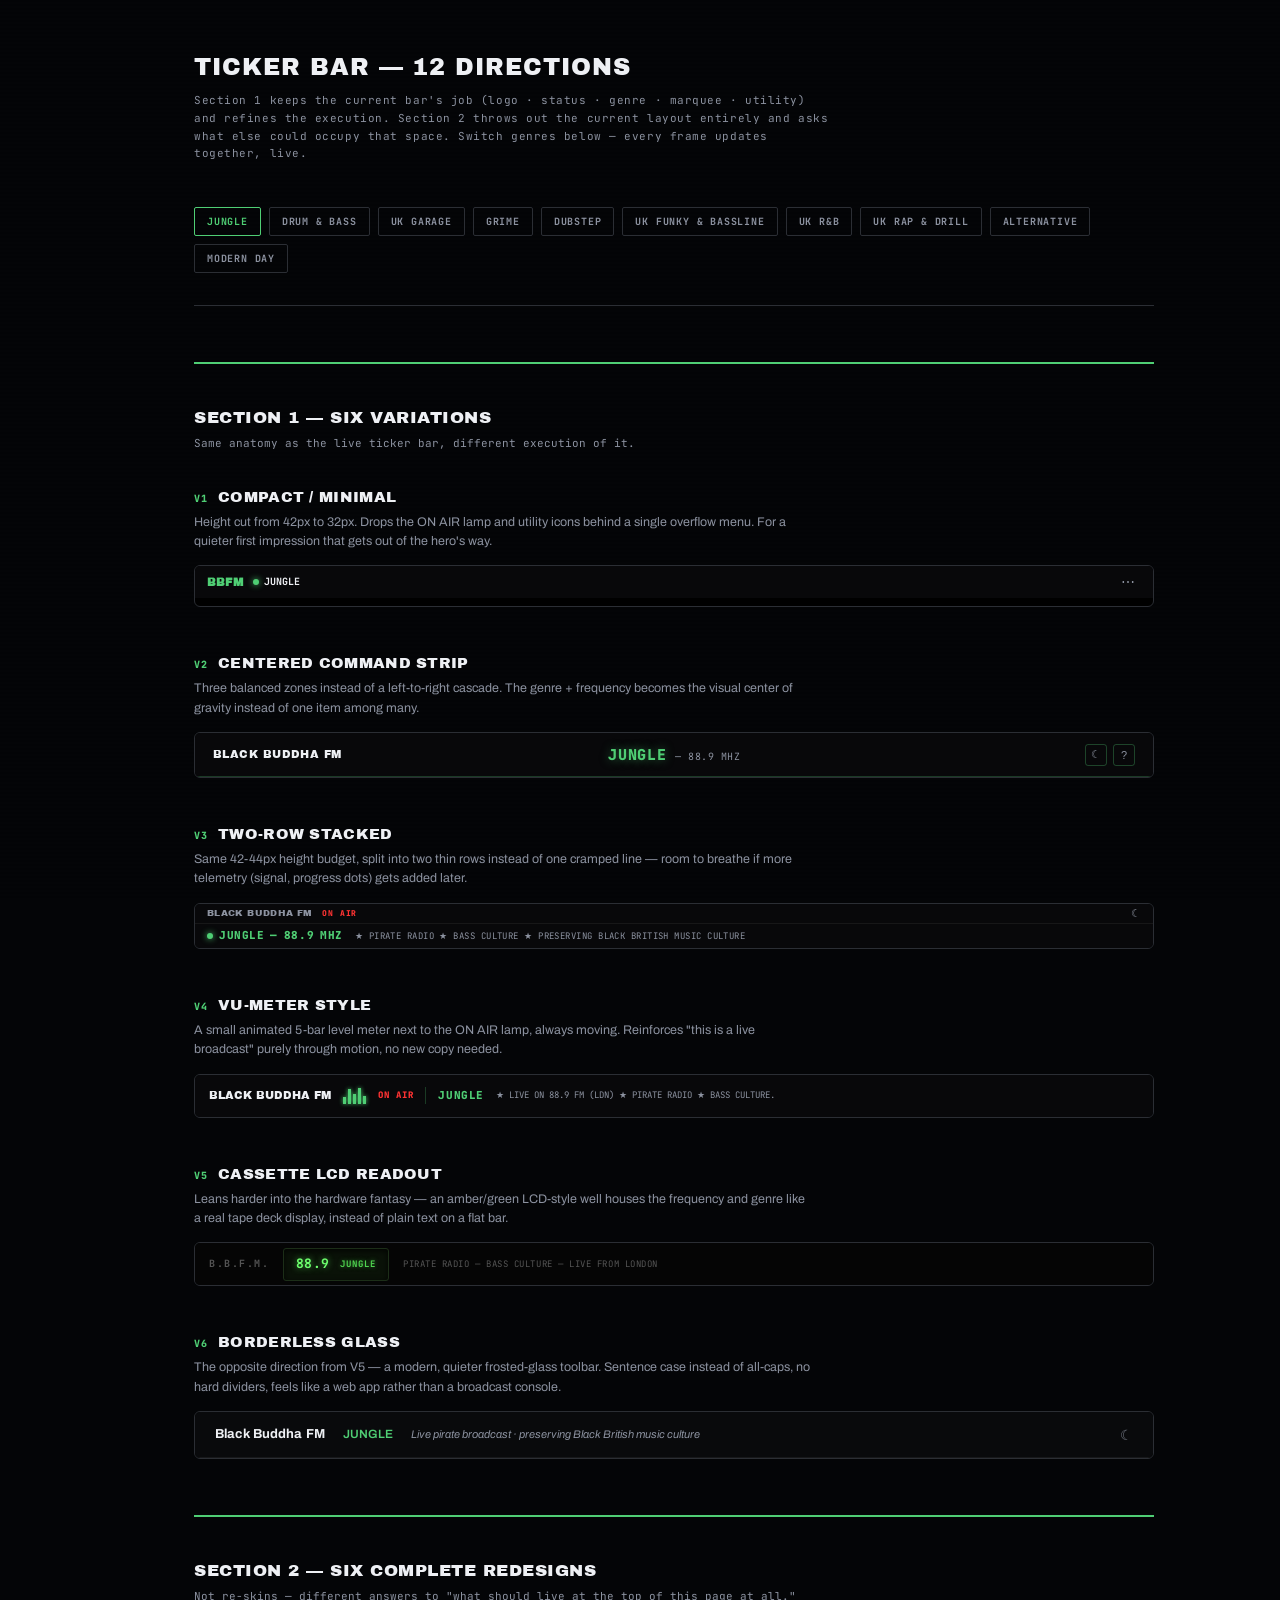
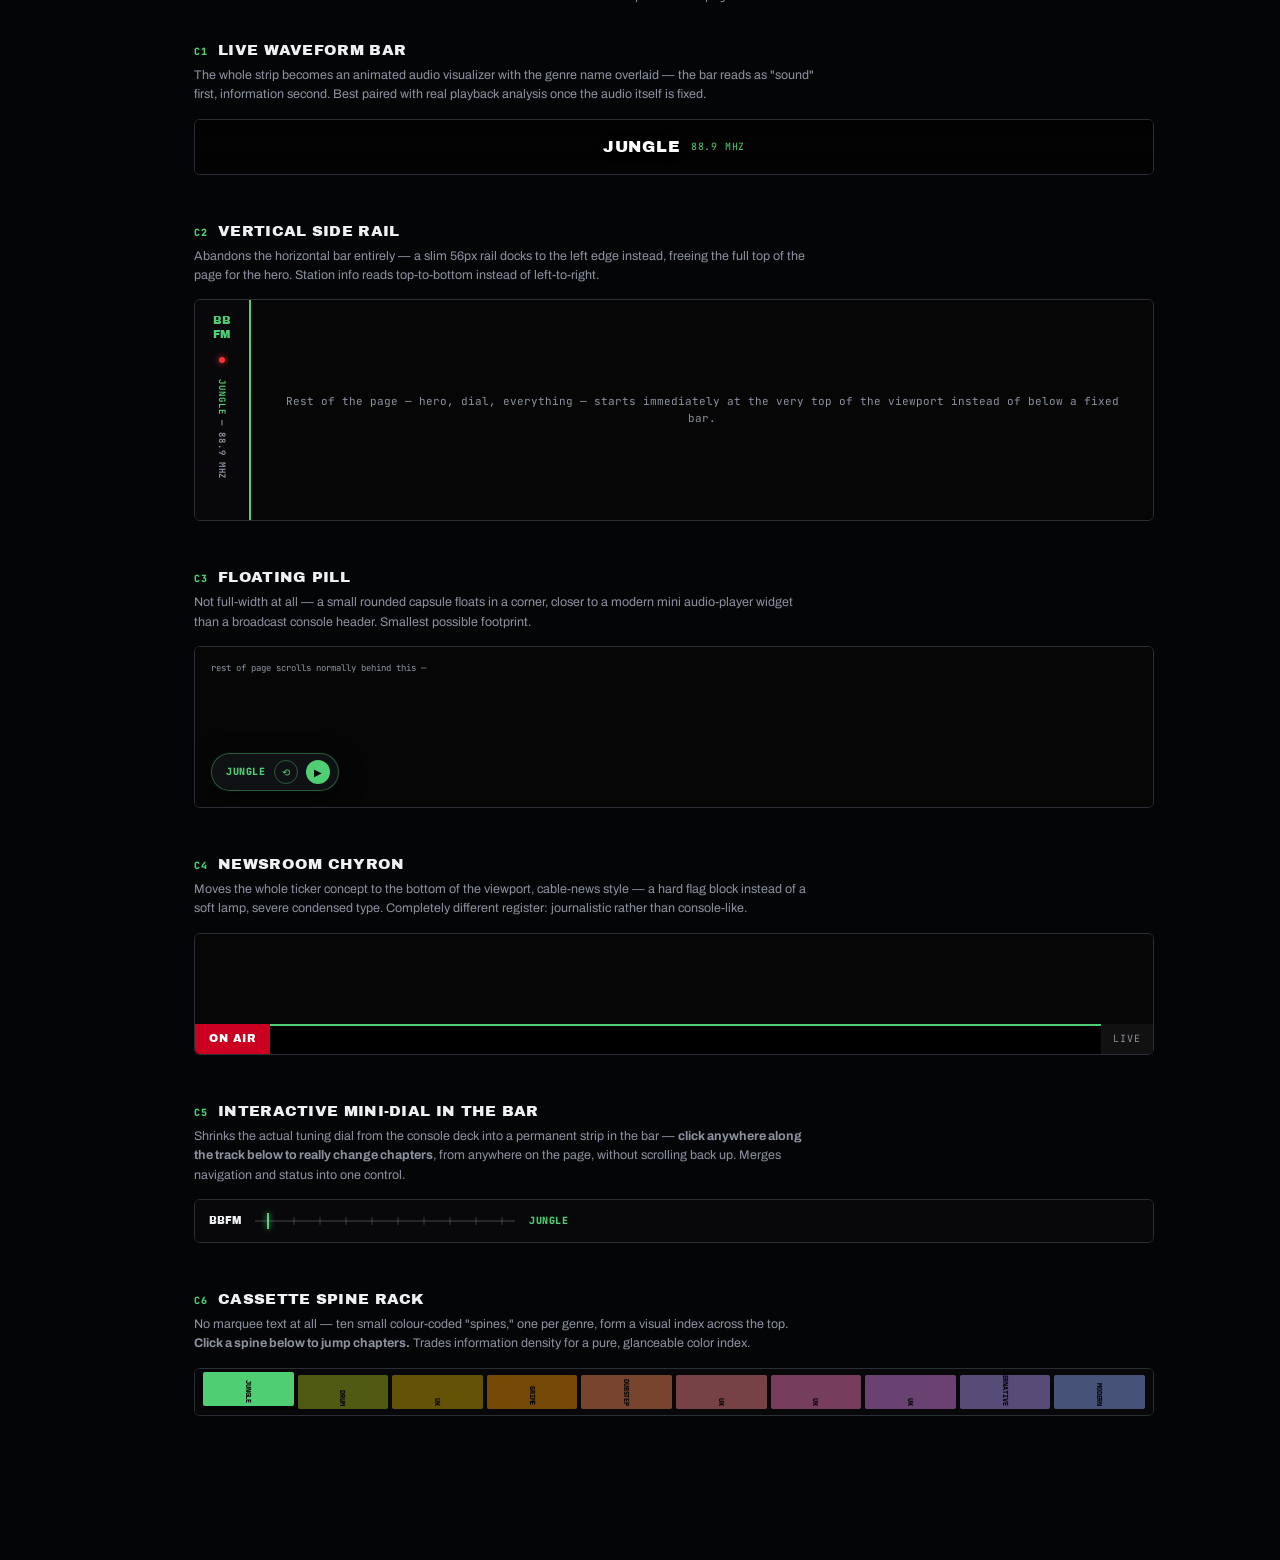
<file: test/ticker-bar-variations.html>
<!DOCTYPE html>
<html lang="en">

<head>
  <meta charset="utf-8">
  <meta name="viewport" content="width=device-width, initial-scale=1.0">
  <title>Ticker Bar Variations — Black Buddha FM</title>

  <link rel="preconnect" href="https://fonts.googleapis.com">
  <link rel="preconnect" href="https://fonts.gstatic.com" crossorigin>
  <link
    href="https://fonts.googleapis.com/css2?family=Archivo+Black&family=Archivo:ital,wght@0,400;0,500;0,600;0,700;1,400;1,600&family=JetBrains+Mono:ital,wght@0,400;0,500;0,700;1,400&family=Permanent+Marker&display=swap"
    rel="stylesheet">

  <link rel="stylesheet" href="../critical.css?v=1.8">
  <link rel="stylesheet" href="../styles.css?v=2.9">

  <style>
    /* ═══════════════════════════════════════════════════════════════
       Lab scaffolding — none of this ships to the live site.
       Every frame below is self-contained and scoped so the 12
       designs never collide with each other or with the real site.
       ═══════════════════════════════════════════════════════════════ */
    body { background: var(--ink, #040507); }
    .crt { z-index: 0; }

    .page-wrap {
      position: relative;
      z-index: 1;
      max-width: 1000px;
      margin: 0 auto;
      padding: 48px 20px 100px;
      font-family: var(--font-text, 'Archivo', sans-serif);
      color: var(--silver, #EEF0F4);
    }

    .page-heading {
      font-family: var(--font-display, 'Archivo Black', sans-serif);
      font-size: 24px;
      letter-spacing: 0.04em;
      text-transform: uppercase;
      margin-bottom: 6px;
    }

    .page-sub {
      font-family: var(--font-mono, monospace);
      font-size: 11px;
      color: var(--muted, #8C92A0);
      letter-spacing: 0.05em;
      line-height: 1.6;
      margin-bottom: 24px;
      max-width: 640px;
    }

    .genre-switcher {
      display: flex;
      flex-wrap: wrap;
      gap: 8px;
      padding: 20px 0 32px;
      margin-bottom: 40px;
      border-bottom: 1px solid var(--line, #2B2E34);
    }

    .lab-btn {
      background: transparent;
      border: 1px solid var(--line, #2B2E34);
      color: var(--muted, #8C92A0);
      font-family: var(--font-mono, monospace);
      font-size: 10px;
      font-weight: 700;
      letter-spacing: 0.08em;
      padding: 7px 12px;
      border-radius: 2px;
      cursor: pointer;
      text-transform: uppercase;
    }

    .lab-btn:hover, .lab-btn.active {
      border-color: var(--theme-primary);
      color: var(--theme-primary);
    }

    .section-label {
      font-family: var(--font-display, 'Archivo Black', sans-serif);
      font-size: 17px;
      letter-spacing: 0.03em;
      text-transform: uppercase;
      margin: 56px 0 4px;
      padding-top: 40px;
      border-top: 2px solid var(--theme-primary);
    }
    .section-label:first-of-type { margin-top: 0; padding-top: 0; border-top: none; }

    .section-sub {
      font-family: var(--font-mono, monospace);
      font-size: 11px;
      color: var(--muted, #8C92A0);
      margin-bottom: 32px;
    }

    .variant-block { margin-bottom: 44px; }

    .variant-label {
      display: flex;
      align-items: baseline;
      gap: 10px;
      margin-bottom: 4px;
    }

    .variant-num {
      font-family: var(--font-mono, monospace);
      font-size: 10px;
      font-weight: 800;
      color: var(--theme-primary);
      letter-spacing: 0.1em;
    }

    .variant-title {
      font-family: var(--font-display, 'Archivo Black', sans-serif);
      font-size: 15px;
      letter-spacing: 0.02em;
      text-transform: uppercase;
    }

    .variant-desc {
      font-size: 12.5px;
      line-height: 1.55;
      color: var(--muted, #8C92A0);
      margin-bottom: 14px;
      max-width: 620px;
    }

    .tbv-frame {
      position: relative;
      border: 1px solid var(--line, #2B2E34);
      border-radius: 6px;
      overflow: hidden;
      background: #000;
      min-height: 42px;
    }

    /* generic marquee keyframes reused across several variants */
    @keyframes tbv-scroll {
      0% { transform: translateX(0); }
      100% { transform: translateX(-50%); }
    }

    /* ── V1: Compact / Minimal ── */
    .v1-bar { display: flex; align-items: center; height: 32px; padding: 0 12px; gap: 10px; background: #08080a; }
    .v1-logo { font-family: var(--font-display); font-size: 11px; font-weight: 900; color: var(--theme-primary); letter-spacing: 0.02em; flex-shrink: 0; }
    .v1-genre { display: flex; align-items: center; gap: 5px; font-family: var(--font-mono); font-size: 10px; font-weight: 700; color: var(--silver); flex-shrink: 0; text-transform: uppercase; }
    .v1-marquee { flex: 1; min-width: 0; overflow: hidden; }
    .v1-marquee-inner { display: inline-block; white-space: nowrap; font-family: var(--font-mono); font-size: 9px; color: var(--muted); letter-spacing: 0.06em; animation: tbv-scroll 18s linear infinite; padding-left: 100%; }
    .v1-menu { flex-shrink: 0; background: none; border: none; color: var(--muted); font-size: 14px; cursor: pointer; padding: 4px 6px; }
    .v1-menu:hover { color: var(--theme-primary); }

    /* ── V2: Centered Command Strip ── */
    .v2-bar { display: grid; grid-template-columns: 1fr auto 1fr; align-items: center; height: 44px; padding: 0 18px; background: #08080a; border-bottom: 1px solid rgba(var(--theme-primary-rgb), 0.25); }
    .v2-logo-name { font-family: var(--font-display); font-size: 11px; letter-spacing: 0.04em; color: var(--silver); }
    .v2-center { justify-self: center; display: flex; align-items: baseline; gap: 8px; font-family: var(--font-mono); }
    .v2-center .genre { font-size: 15px; font-weight: 800; color: var(--theme-primary); letter-spacing: 0.06em; text-transform: uppercase; text-shadow: 0 0 10px rgba(var(--theme-primary-rgb), 0.5); }
    .v2-center .freq { font-size: 10px; color: var(--muted); letter-spacing: 0.05em; }
    .v2-right { justify-self: end; display: flex; gap: 6px; }
    .v2-icon-btn { width: 22px; height: 22px; display: flex; align-items: center; justify-content: center; background: transparent; border: 1px solid rgba(var(--theme-primary-rgb), 0.3); color: var(--muted); border-radius: 3px; font-size: 11px; cursor: pointer; }
    .v2-icon-btn:hover { border-color: var(--theme-primary); color: var(--theme-primary); }

    /* ── V3: Two-Row Stacked ── */
    .v3-bar { display: flex; flex-direction: column; background: #08080a; }
    .v3-row-top { display: flex; align-items: center; gap: 10px; height: 20px; padding: 0 12px; border-bottom: 1px solid rgba(255,255,255,0.06); }
    .v3-logo { font-family: var(--font-display); font-size: 9px; letter-spacing: 0.04em; color: var(--muted); flex-shrink: 0; }
    .v3-onair { font-family: var(--font-mono); font-size: 8px; font-weight: 800; color: #ff3333; letter-spacing: 0.1em; }
    .v3-icon { margin-left: auto; background: none; border: none; color: var(--muted); font-size: 11px; cursor: pointer; }
    .v3-row-bottom { display: flex; align-items: center; gap: 12px; height: 24px; padding: 0 12px; }
    .v3-genre { display: flex; align-items: center; gap: 6px; font-family: var(--font-mono); font-size: 11px; font-weight: 800; color: var(--theme-primary); letter-spacing: 0.05em; flex-shrink: 0; text-transform: uppercase; }
    .v3-marquee { flex: 1; min-width: 0; overflow: hidden; font-family: var(--font-mono); font-size: 9px; color: var(--muted); white-space: nowrap; letter-spacing: 0.05em; }

    /* ── V4: VU-Meter Style ── */
    .v4-bar { display: flex; align-items: center; height: 42px; padding: 0 14px; gap: 12px; background: #08080a; }
    .v4-logo { font-family: var(--font-display); font-size: 11px; color: var(--silver); flex-shrink: 0; }
    .v4-vu { display: flex; align-items: flex-end; gap: 2px; height: 16px; flex-shrink: 0; }
    .v4-vu span { width: 3px; background: var(--theme-primary); box-shadow: 0 0 4px var(--theme-primary); animation: v4-bounce 0.9s ease-in-out infinite alternate; }
    .v4-vu span:nth-child(1) { height: 40%; animation-delay: 0s; }
    .v4-vu span:nth-child(2) { height: 90%; animation-delay: 0.12s; }
    .v4-vu span:nth-child(3) { height: 60%; animation-delay: 0.24s; }
    .v4-vu span:nth-child(4) { height: 100%; animation-delay: 0.08s; }
    .v4-vu span:nth-child(5) { height: 50%; animation-delay: 0.3s; }
    @keyframes v4-bounce { from { transform: scaleY(0.35); } to { transform: scaleY(1); } }
    .v4-onair { font-family: var(--font-mono); font-size: 9px; font-weight: 800; color: #ff3333; letter-spacing: 0.1em; flex-shrink: 0; }
    .v4-genre { font-family: var(--font-mono); font-size: 11px; font-weight: 800; color: var(--theme-primary); text-transform: uppercase; letter-spacing: 0.05em; flex-shrink: 0; padding-left: 12px; border-left: 1px solid rgba(var(--theme-primary-rgb), 0.25); }
    .v4-marquee { flex: 1; min-width: 0; overflow: hidden; font-family: var(--font-mono); font-size: 9px; color: var(--muted); white-space: nowrap; }

    /* ── V5: Cassette LCD Readout ── */
    .v5-bar { display: flex; align-items: center; height: 42px; padding: 0 14px; gap: 14px; background: #050505; }
    .v5-logo { font-family: var(--font-mono); font-size: 10px; font-weight: 700; color: #555; letter-spacing: 0.15em; flex-shrink: 0; }
    .v5-lcd { display: flex; align-items: center; gap: 10px; background: #0a1208; border: 1px solid #1c2e18; border-radius: 3px; padding: 5px 12px; box-shadow: inset 0 2px 6px rgba(0,0,0,0.8); flex-shrink: 0; }
    .v5-lcd-freq { font-family: var(--font-mono); font-size: 13px; font-weight: 700; color: #6dff6d; text-shadow: 0 0 6px #3d9c3d; font-variant-numeric: tabular-nums; letter-spacing: 0.03em; }
    .v5-lcd-genre { font-family: var(--font-mono); font-size: 9px; font-weight: 700; color: #4fd44f; text-shadow: 0 0 4px #2d7a2d; letter-spacing: 0.12em; text-transform: uppercase; }
    .v5-marquee { flex: 1; min-width: 0; overflow: hidden; font-family: var(--font-mono); font-size: 9px; color: #555; white-space: nowrap; letter-spacing: 0.06em; }

    /* ── V6: Borderless Glass ── */
    .v6-bar { display: flex; align-items: center; height: 46px; padding: 0 20px; gap: 18px; background: rgba(17, 19, 22, 0.55); backdrop-filter: blur(14px); -webkit-backdrop-filter: blur(14px); border-bottom: 1px solid rgba(255,255,255,0.06); }
    .v6-logo { font-family: var(--font-text); font-weight: 700; font-size: 13px; color: var(--silver); letter-spacing: 0.01em; flex-shrink: 0; }
    .v6-genre { font-family: var(--font-text); font-weight: 600; font-size: 12px; color: var(--theme-primary); flex-shrink: 0; }
    .v6-marquee { flex: 1; min-width: 0; font-family: var(--font-text); font-size: 11px; color: var(--muted); font-style: italic; overflow: hidden; white-space: nowrap; text-overflow: ellipsis; }
    .v6-icon { flex-shrink: 0; background: none; border: none; color: var(--muted); font-size: 14px; cursor: pointer; opacity: 0.8; }
    .v6-icon:hover { opacity: 1; color: var(--theme-primary); }

    /* ── C1: Live Waveform Bar ── */
    .c1-bar { position: relative; height: 54px; background: #050505; overflow: hidden; }
    .c1-waveform { position: absolute; inset: 0; display: flex; align-items: center; justify-content: space-between; padding: 0 4px; gap: 2px; }
    .c1-waveform span { flex: 1; background: var(--theme-primary); opacity: 0.55; border-radius: 1px; animation: c1-pulse 1.1s ease-in-out infinite; }
    @keyframes c1-pulse { 0%, 100% { height: 15%; } 50% { height: var(--h, 70%); } }
    .c1-overlay { position: absolute; inset: 0; display: flex; align-items: center; justify-content: center; gap: 10px; background: linear-gradient(180deg, rgba(0,0,0,0.75), rgba(0,0,0,0.4) 40%, rgba(0,0,0,0.75)); }
    .c1-overlay .genre { font-family: var(--font-display); font-size: 16px; letter-spacing: 0.05em; color: #fff; text-transform: uppercase; text-shadow: 0 0 10px rgba(0,0,0,0.9); }
    .c1-overlay .freq { font-family: var(--font-mono); font-size: 10px; color: var(--theme-primary); letter-spacing: 0.08em; }

    /* ── C2: Vertical Side Rail ── */
    .c2-demo { display: flex; height: 220px; background: #060606; }
    .c2-rail { width: 56px; flex-shrink: 0; background: #08080a; border-right: 2px solid var(--theme-primary); display: flex; flex-direction: column; align-items: center; padding: 14px 0; gap: 16px; }
    .c2-rail-logo { font-family: var(--font-display); font-size: 11px; line-height: 1.2; text-align: center; color: var(--theme-primary); letter-spacing: 0.02em; }
    .c2-rail-dot { width: 6px; height: 6px; border-radius: 50%; background: #ff3333; box-shadow: 0 0 6px #ff3333; }
    .c2-rail-info { writing-mode: vertical-rl; font-family: var(--font-mono); font-size: 9px; font-weight: 700; letter-spacing: 0.1em; color: var(--muted); text-transform: uppercase; }
    .c2-rail-info .genre { color: var(--theme-primary); }
    .c2-content { flex: 1; display: flex; align-items: center; justify-content: center; font-family: var(--font-mono); font-size: 11px; color: var(--muted); text-align: center; padding: 20px; }

    /* ── C3: Floating Pill ── */
    .c3-frame-inner { position: relative; height: 160px; background: #060606; }
    .c3-pill { position: absolute; left: 16px; bottom: 16px; display: flex; align-items: center; gap: 8px; background: rgba(17,19,22,0.92); border: 1px solid rgba(var(--theme-primary-rgb), 0.4); border-radius: 999px; padding: 6px 8px 6px 14px; box-shadow: 0 8px 24px rgba(0,0,0,0.6), 0 0 0 1px rgba(255,255,255,0.03); }
    .c3-pill .genre { font-family: var(--font-mono); font-size: 10px; font-weight: 800; color: var(--theme-primary); letter-spacing: 0.06em; text-transform: uppercase; }
    .c3-pill button { width: 24px; height: 24px; border-radius: 50%; border: none; background: var(--theme-primary); color: #040507; font-size: 10px; cursor: pointer; display: flex; align-items: center; justify-content: center; }
    .c3-pill button.ghost { background: transparent; border: 1px solid rgba(var(--theme-primary-rgb), 0.4); color: var(--theme-primary); }
    .c3-hint { position: absolute; top: 14px; left: 16px; font-family: var(--font-mono); font-size: 9px; color: var(--muted); }

    /* ── C4: Newsroom Chyron (bottom-anchored) ── */
    .c4-frame-inner { position: relative; height: 120px; background: #060606; }
    .c4-bar { position: absolute; bottom: 0; left: 0; right: 0; display: flex; align-items: stretch; height: 30px; }
    .c4-flag { flex-shrink: 0; background: #cb0020; color: #fff; font-family: var(--font-display); font-size: 11px; letter-spacing: 0.05em; display: flex; align-items: center; padding: 0 14px; }
    .c4-ticker { flex: 1; background: #000; overflow: hidden; display: flex; align-items: center; border-top: 2px solid var(--theme-primary); }
    .c4-ticker-inner { display: inline-block; white-space: nowrap; font-family: var(--font-mono); font-weight: 700; font-size: 11px; color: #fff; letter-spacing: 0.03em; padding-left: 100%; animation: tbv-scroll 14s linear infinite; }
    .c4-ticker-inner .hl { color: var(--theme-primary); }
    .c4-clock { flex-shrink: 0; background: #111; color: var(--muted); font-family: var(--font-mono); font-size: 10px; display: flex; align-items: center; padding: 0 12px; letter-spacing: 0.1em; }

    /* ── C5: Interactive Mini-Dial in the Bar ── */
    .c5-bar { display: flex; align-items: center; height: 42px; padding: 0 14px; gap: 14px; background: #08080a; }
    .c5-logo { font-family: var(--font-display); font-size: 10px; color: var(--silver); flex-shrink: 0; }
    .c5-mini-dial { position: relative; flex: 1; max-width: 260px; height: 16px; cursor: pointer; touch-action: none; }
    .c5-dial-track { position: absolute; top: 50%; left: 0; right: 0; height: 2px; background: rgba(255,255,255,0.12); transform: translateY(-50%); }
    .c5-dial-tick { position: absolute; top: 50%; width: 1px; height: 8px; background: rgba(255,255,255,0.2); transform: translate(-50%, -50%); }
    .c5-dial-needle { position: absolute; top: 50%; width: 2px; height: 16px; background: var(--theme-primary); box-shadow: 0 0 6px var(--theme-primary); transform: translate(-50%, -50%); transition: left 0.2s ease; pointer-events: none; }
    .c5-genre { font-family: var(--font-mono); font-size: 10px; font-weight: 800; color: var(--theme-primary); text-transform: uppercase; letter-spacing: 0.06em; flex-shrink: 0; min-width: 90px; }

    /* ── C6: Cassette Spine Rack ── */
    .c6-bar { display: flex; align-items: stretch; height: 46px; background: #08080a; padding: 6px 8px; gap: 4px; }
    .c6-spine { flex: 1; border-radius: 2px; cursor: pointer; opacity: 0.45; transition: opacity 0.2s ease, transform 0.15s ease; display: flex; align-items: flex-end; justify-content: center; padding-bottom: 3px; }
    .c6-spine span { font-family: var(--font-mono); font-size: 7px; font-weight: 800; color: #000; letter-spacing: -0.02em; writing-mode: vertical-rl; }
    .c6-spine:hover { opacity: 0.75; }
    .c6-spine.active { opacity: 1; transform: translateY(-3px); box-shadow: 0 4px 10px rgba(0,0,0,0.6); }
  </style>
</head>

<body class="theme-ep01">
  <div class="crt"></div>

  <div class="page-wrap">
    <div class="page-heading">Ticker Bar — 12 Directions</div>
    <div class="page-sub">Section 1 keeps the current bar's job (logo · status · genre · marquee · utility) and refines the execution. Section 2 throws out the current layout entirely and asks what else could occupy that space. Switch genres below — every frame updates together, live.</div>

    <div class="genre-switcher" id="genre-switcher"></div>

    <div class="section-label">Section 1 — Six Variations</div>
    <div class="section-sub">Same anatomy as the live ticker bar, different execution of it.</div>

    <div class="variant-block">
      <div class="variant-label"><span class="variant-num">V1</span><span class="variant-title">Compact / Minimal</span></div>
      <div class="variant-desc">Height cut from 42px to 32px. Drops the ON AIR lamp and utility icons behind a single overflow menu. For a quieter first impression that gets out of the hero's way.</div>
      <div class="tbv-frame">
        <div class="v1-bar">
          <span class="v1-logo">BBFM</span>
          <span class="v1-genre"><span class="dot-gold"></span><span class="tbv-genre-text">JUNGLE</span></span>
          <div class="v1-marquee"><div class="v1-marquee-inner">★ LIVE ON <span class="tbv-freq-text">88.9</span> FM (LDN) ★ PIRATE RADIO ★ BASS CULTURE ★ LIVE ON <span class="tbv-freq-text">88.9</span> FM (LDN) ★ PIRATE RADIO ★ BASS CULTURE</div></div>
          <button class="v1-menu">⋯</button>
        </div>
      </div>
    </div>

    <div class="variant-block">
      <div class="variant-label"><span class="variant-num">V2</span><span class="variant-title">Centered Command Strip</span></div>
      <div class="variant-desc">Three balanced zones instead of a left-to-right cascade. The genre + frequency becomes the visual center of gravity instead of one item among many.</div>
      <div class="tbv-frame">
        <div class="v2-bar">
          <span class="v2-logo-name">BLACK BUDDHA FM</span>
          <div class="v2-center"><span class="genre tbv-genre-text">JUNGLE</span><span class="freq">— <span class="tbv-freq-text">88.9</span> MHZ</span></div>
          <div class="v2-right"><button class="v2-icon-btn">☾</button><button class="v2-icon-btn">?</button></div>
        </div>
      </div>
    </div>

    <div class="variant-block">
      <div class="variant-label"><span class="variant-num">V3</span><span class="variant-title">Two-Row Stacked</span></div>
      <div class="variant-desc">Same 42-44px height budget, split into two thin rows instead of one cramped line — room to breathe if more telemetry (signal, progress dots) gets added later.</div>
      <div class="tbv-frame">
        <div class="v3-bar">
          <div class="v3-row-top">
            <span class="v3-logo">BLACK BUDDHA FM</span>
            <span class="v3-onair">ON AIR</span>
            <button class="v3-icon">☾</button>
          </div>
          <div class="v3-row-bottom">
            <span class="v3-genre"><span class="dot-gold"></span><span class="tbv-genre-text">JUNGLE</span> — <span class="tbv-freq-text">88.9</span> MHZ</span>
            <div class="v3-marquee">★ PIRATE RADIO ★ BASS CULTURE ★ PRESERVING BLACK BRITISH MUSIC CULTURE</div>
          </div>
        </div>
      </div>
    </div>

    <div class="variant-block">
      <div class="variant-label"><span class="variant-num">V4</span><span class="variant-title">VU-Meter Style</span></div>
      <div class="variant-desc">A small animated 5-bar level meter next to the ON AIR lamp, always moving. Reinforces "this is a live broadcast" purely through motion, no new copy needed.</div>
      <div class="tbv-frame">
        <div class="v4-bar">
          <span class="v4-logo">BLACK BUDDHA FM</span>
          <div class="v4-vu"><span></span><span></span><span></span><span></span><span></span></div>
          <span class="v4-onair">ON AIR</span>
          <span class="v4-genre tbv-genre-text">JUNGLE</span>
          <div class="v4-marquee">★ LIVE ON <span class="tbv-freq-text">88.9</span> FM (LDN) ★ PIRATE RADIO ★ BASS CULTURE.</div>
        </div>
      </div>
    </div>

    <div class="variant-block">
      <div class="variant-label"><span class="variant-num">V5</span><span class="variant-title">Cassette LCD Readout</span></div>
      <div class="variant-desc">Leans harder into the hardware fantasy — an amber/green LCD-style well houses the frequency and genre like a real tape deck display, instead of plain text on a flat bar.</div>
      <div class="tbv-frame">
        <div class="v5-bar">
          <span class="v5-logo">B.B.F.M.</span>
          <div class="v5-lcd"><span class="v5-lcd-freq"><span class="tbv-freq-text">88.9</span></span><span class="v5-lcd-genre tbv-genre-text">JUNGLE</span></div>
          <div class="v5-marquee">PIRATE RADIO — BASS CULTURE — LIVE FROM LONDON</div>
        </div>
      </div>
    </div>

    <div class="variant-block">
      <div class="variant-label"><span class="variant-num">V6</span><span class="variant-title">Borderless Glass</span></div>
      <div class="variant-desc">The opposite direction from V5 — a modern, quieter frosted-glass toolbar. Sentence case instead of all-caps, no hard dividers, feels like a web app rather than a broadcast console.</div>
      <div class="tbv-frame">
        <div class="v6-bar">
          <span class="v6-logo">Black Buddha FM</span>
          <span class="v6-genre tbv-genre-text">Jungle</span>
          <div class="v6-marquee">Live pirate broadcast · preserving Black British music culture</div>
          <button class="v6-icon">☾</button>
        </div>
      </div>
    </div>

    <div class="section-label">Section 2 — Six Complete Redesigns</div>
    <div class="section-sub">Not re-skins — different answers to "what should live at the top of this page at all."</div>

    <div class="variant-block">
      <div class="variant-label"><span class="variant-num">C1</span><span class="variant-title">Live Waveform Bar</span></div>
      <div class="variant-desc">The whole strip becomes an animated audio visualizer with the genre name overlaid — the bar reads as "sound" first, information second. Best paired with real playback analysis once the audio itself is fixed.</div>
      <div class="tbv-frame">
        <div class="c1-bar">
          <div class="c1-waveform" id="c1-waveform"></div>
          <div class="c1-overlay"><span class="genre tbv-genre-text">JUNGLE</span><span class="freq"><span class="tbv-freq-text">88.9</span> MHZ</span></div>
        </div>
      </div>
    </div>

    <div class="variant-block">
      <div class="variant-label"><span class="variant-num">C2</span><span class="variant-title">Vertical Side Rail</span></div>
      <div class="variant-desc">Abandons the horizontal bar entirely — a slim 56px rail docks to the left edge instead, freeing the full top of the page for the hero. Station info reads top-to-bottom instead of left-to-right.</div>
      <div class="tbv-frame">
        <div class="c2-demo">
          <div class="c2-rail">
            <div class="c2-rail-logo">BB<br>FM</div>
            <div class="c2-rail-dot"></div>
            <div class="c2-rail-info"><span class="genre tbv-genre-text">JUNGLE</span> — <span class="tbv-freq-text">88.9</span> MHZ</div>
          </div>
          <div class="c2-content">Rest of the page — hero, dial, everything — starts immediately at the very top of the viewport instead of below a fixed bar.</div>
        </div>
      </div>
    </div>

    <div class="variant-block">
      <div class="variant-label"><span class="variant-num">C3</span><span class="variant-title">Floating Pill</span></div>
      <div class="variant-desc">Not full-width at all — a small rounded capsule floats in a corner, closer to a modern mini audio-player widget than a broadcast console header. Smallest possible footprint.</div>
      <div class="tbv-frame">
        <div class="c3-frame-inner">
          <span class="c3-hint">rest of page scrolls normally behind this —</span>
          <div class="c3-pill">
            <span class="genre tbv-genre-text">JUNGLE</span>
            <button class="ghost">⟲</button>
            <button>▶</button>
          </div>
        </div>
      </div>
    </div>

    <div class="variant-block">
      <div class="variant-label"><span class="variant-num">C4</span><span class="variant-title">Newsroom Chyron</span></div>
      <div class="variant-desc">Moves the whole ticker concept to the bottom of the viewport, cable-news style — a hard flag block instead of a soft lamp, severe condensed type. Completely different register: journalistic rather than console-like.</div>
      <div class="tbv-frame">
        <div class="c4-frame-inner">
          <div class="c4-bar">
            <span class="c4-flag">ON AIR</span>
            <div class="c4-ticker"><div class="c4-ticker-inner">NOW BROADCASTING: <span class="hl tbv-genre-text">JUNGLE</span> — <span class="tbv-freq-text">88.9</span> MHZ &nbsp;&nbsp;•&nbsp;&nbsp; PIRATE RADIO &nbsp;&nbsp;•&nbsp;&nbsp; BASS CULTURE &nbsp;&nbsp;•&nbsp;&nbsp; NOW BROADCASTING: <span class="hl tbv-genre-text">JUNGLE</span></div></div>
            <span class="c4-clock">LIVE</span>
          </div>
        </div>
      </div>
    </div>

    <div class="variant-block">
      <div class="variant-label"><span class="variant-num">C5</span><span class="variant-title">Interactive Mini-Dial in the Bar</span></div>
      <div class="variant-desc">Shrinks the actual tuning dial from the console deck into a permanent strip in the bar — <strong>click anywhere along the track below to really change chapters</strong>, from anywhere on the page, without scrolling back up. Merges navigation and status into one control.</div>
      <div class="tbv-frame">
        <div class="c5-bar">
          <span class="c5-logo">BBFM</span>
          <div class="c5-mini-dial" id="c5-dial">
            <div class="c5-dial-track"></div>
            <div class="c5-dial-needle" id="c5-needle"></div>
          </div>
          <span class="c5-genre tbv-genre-text">JUNGLE</span>
        </div>
      </div>
    </div>

    <div class="variant-block">
      <div class="variant-label"><span class="variant-num">C6</span><span class="variant-title">Cassette Spine Rack</span></div>
      <div class="variant-desc">No marquee text at all — ten small colour-coded "spines," one per genre, form a visual index across the top. <strong>Click a spine below to jump chapters.</strong> Trades information density for a pure, glanceable color index.</div>
      <div class="tbv-frame">
        <div class="c6-bar" id="c6-rack"></div>
      </div>
    </div>

  </div>

  <script>
    const GENRES = ['JUNGLE', 'DRUM & BASS', 'UK GARAGE', 'GRIME', 'DUBSTEP', 'UK FUNKY & BASSLINE', 'UK R&B', 'UK RAP & DRILL', 'ALTERNATIVE', 'MODERN DAY'];
    const FREQS = [88.9, 91.2, 93.5, 95.8, 98.1, 100.4, 102.7, 105.0, 107.3, 109.8];
    const CHAPTER_COLORS = ['#4FCE74', '#A8BE1D', '#D4AD03', '#F59900', '#FF8E5C', '#FF898E', '#FE7FC0', '#E289F0', '#B99EFF', '#93ADFF'];
    let currentIdx = 0;

    function applyGenre(i) {
      currentIdx = i;
      const epNum = String(i + 1).padStart(2, '0');
      document.body.className = document.body.className.replace(/theme-ep\d\d/, '') + ` theme-ep${epNum}`;
      document.querySelectorAll('.tbv-genre-text').forEach(el => { el.textContent = GENRES[i]; });
      document.querySelectorAll('.tbv-freq-text').forEach(el => { el.textContent = FREQS[i].toFixed(1); });
      document.querySelectorAll('#genre-switcher .lab-btn').forEach((b, bi) => b.classList.toggle('active', bi === i));
      updateC5Needle();
      updateC6Rack();
    }

    const switcher = document.getElementById('genre-switcher');
    GENRES.forEach((genre, i) => {
      const btn = document.createElement('button');
      btn.className = 'lab-btn' + (i === 0 ? ' active' : '');
      btn.textContent = genre;
      btn.onclick = () => applyGenre(i);
      switcher.appendChild(btn);
    });

    // ── C1: waveform bars ──
    const c1 = document.getElementById('c1-waveform');
    for (let i = 0; i < 48; i++) {
      const bar = document.createElement('span');
      bar.style.setProperty('--h', `${20 + Math.random() * 75}%`);
      bar.style.animationDelay = `${(Math.random() * 1.1).toFixed(2)}s`;
      c1.appendChild(bar);
    }

    // ── C5: mini-dial, draggable/clickable ──
    const c5Dial = document.getElementById('c5-dial');
    const c5Needle = document.getElementById('c5-needle');
    for (let i = 0; i < GENRES.length; i++) {
      const tick = document.createElement('div');
      tick.className = 'c5-dial-tick';
      tick.style.left = `${((i + 0.5) / GENRES.length) * 100}%`;
      c5Dial.appendChild(tick);
    }
    function updateC5Needle() {
      const pct = ((currentIdx + 0.5) / GENRES.length) * 100;
      c5Needle.style.left = `${pct}%`;
    }
    function c5SelectFromEvent(e) {
      const rect = c5Dial.getBoundingClientRect();
      const pct = Math.max(0, Math.min(1, (e.clientX - rect.left) / rect.width));
      const idx = Math.min(GENRES.length - 1, Math.floor(pct * GENRES.length));
      applyGenre(idx);
    }
    c5Dial.addEventListener('pointerdown', (e) => {
      try { c5Dial.setPointerCapture(e.pointerId); } catch (err) {}
      c5SelectFromEvent(e);
    });
    c5Dial.addEventListener('pointermove', (e) => {
      if (e.buttons === 1) c5SelectFromEvent(e);
    });

    // ── C6: spine rack ──
    const c6Rack = document.getElementById('c6-rack');
    function updateC6Rack() {
      c6Rack.innerHTML = '';
      GENRES.forEach((genre, i) => {
        const spine = document.createElement('div');
        spine.className = 'c6-spine' + (i === currentIdx ? ' active' : '');
        spine.style.background = CHAPTER_COLORS[i];
        spine.title = genre;
        spine.onclick = () => applyGenre(i);
        const label = document.createElement('span');
        label.textContent = genre.split(' ')[0];
        spine.appendChild(label);
        c6Rack.appendChild(spine);
      });
    }

    applyGenre(0);
  </script>
</body>

</html>
</file>
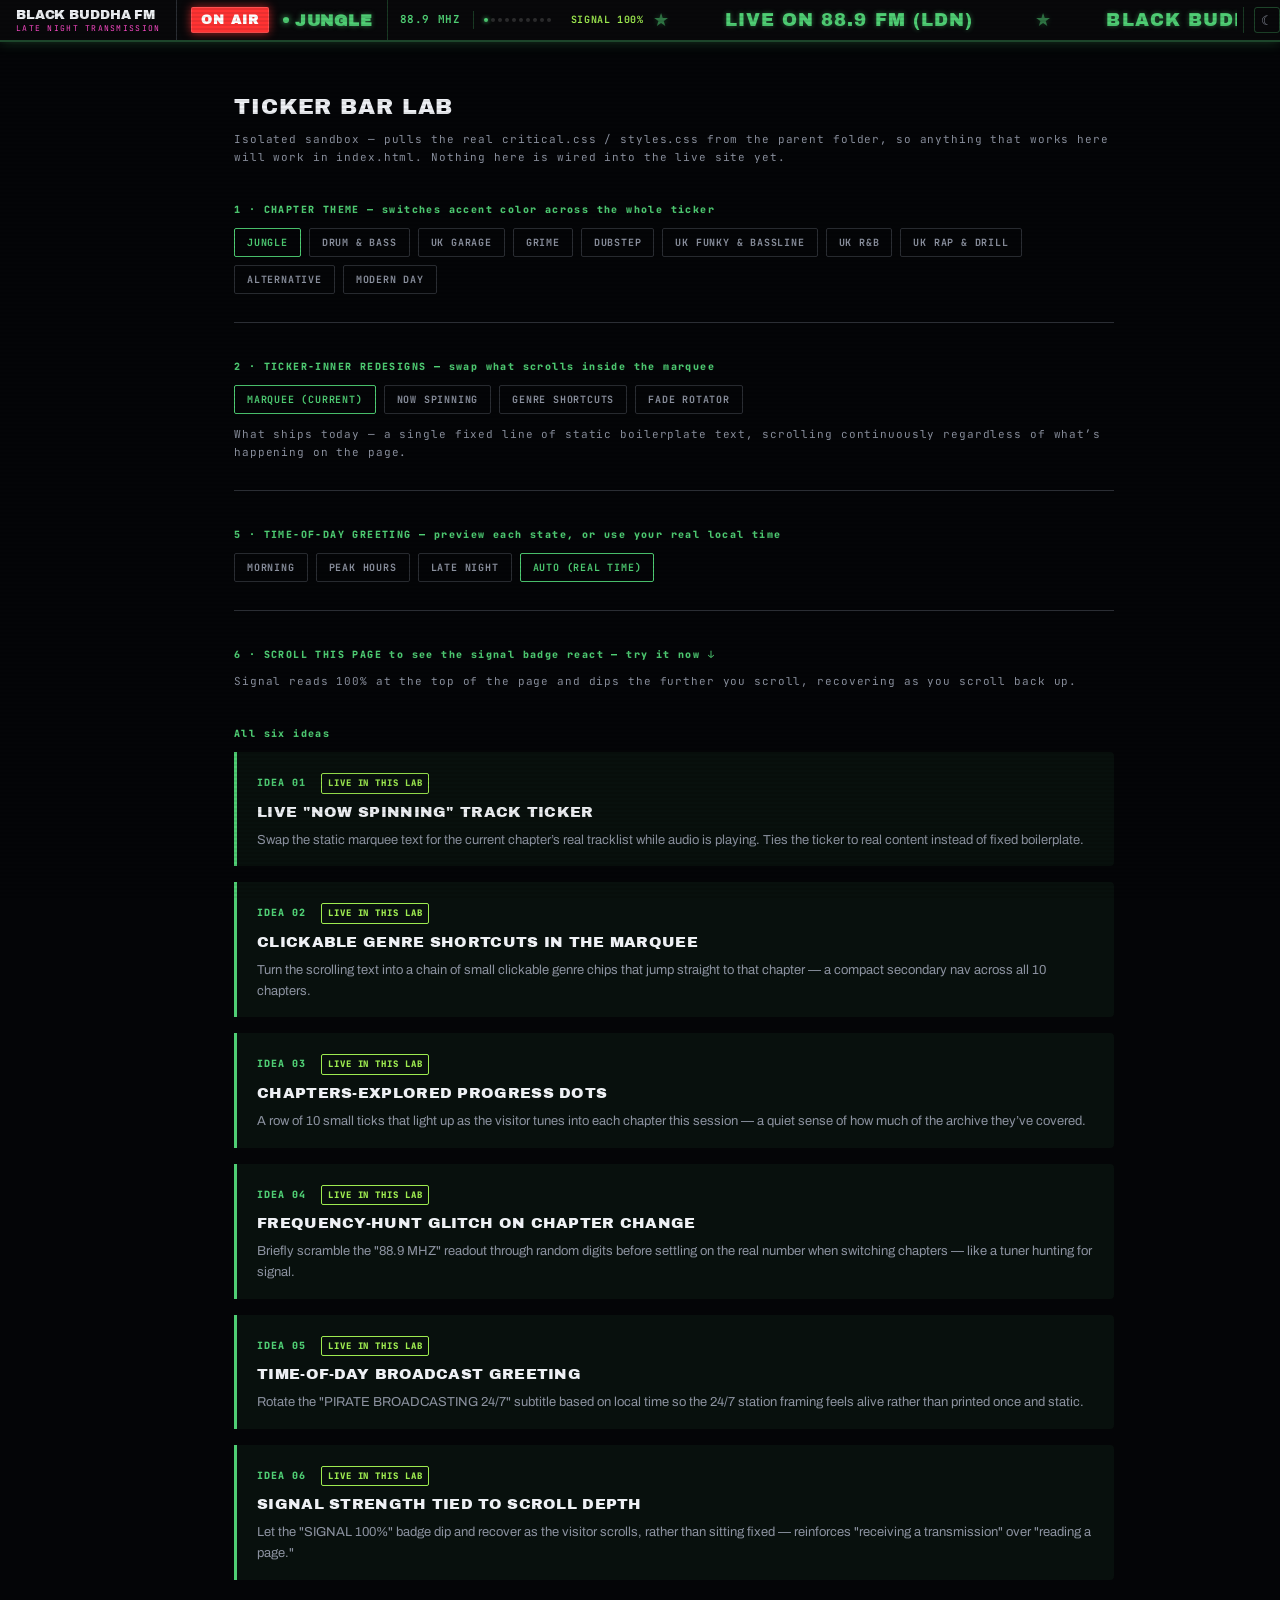
<file: test/ticker-lab.html>
<!DOCTYPE html>
<html lang="en">

<head>
  <meta charset="utf-8">
  <meta name="viewport" content="width=device-width, initial-scale=1.0">
  <title>Ticker Bar Lab — Black Buddha FM</title>

  <link rel="preconnect" href="https://fonts.googleapis.com">
  <link rel="preconnect" href="https://fonts.gstatic.com" crossorigin>
  <link
    href="https://fonts.googleapis.com/css2?family=Archivo+Black&family=Archivo:ital,wght@0,400;0,500;0,600;0,700;1,400;1,600&family=JetBrains+Mono:ital,wght@0,400;0,500;0,700;1,400&family=Permanent+Marker&display=swap"
    rel="stylesheet">

  <link rel="stylesheet" href="../critical.css?v=1.8">
  <link rel="stylesheet" href="../styles.css?v=2.9">

  <style>
    /* ═══ Lab-only scaffolding — none of this ships to the live site ═══ */
    .lab-wrap {
      max-width: 920px;
      margin: 0 auto;
      padding: 90px 20px 100px;
      font-family: var(--font-text, 'Archivo', sans-serif);
      color: var(--silver, #EEF0F4);
    }

    .lab-heading {
      font-family: var(--font-display, 'Archivo Black', sans-serif);
      font-size: 22px;
      letter-spacing: 0.04em;
      text-transform: uppercase;
      margin-bottom: 6px;
    }

    .lab-sub {
      font-family: var(--font-mono, monospace);
      font-size: 11px;
      color: var(--muted, #8C92A0);
      letter-spacing: 0.08em;
      margin-bottom: 28px;
    }

    .lab-section-label {
      font-family: var(--font-mono, monospace);
      font-size: 10px;
      font-weight: 800;
      letter-spacing: 0.14em;
      color: var(--theme-primary);
      margin: 36px 0 10px;
    }

    .lab-section-label:first-of-type {
      margin-top: 0;
    }

    .lab-controls {
      display: flex;
      flex-wrap: wrap;
      gap: 8px;
      margin-bottom: 12px;
    }

    .lab-controls-divider {
      padding-bottom: 28px;
      margin-bottom: 4px;
      border-bottom: 1px solid var(--line, #2B2E34);
    }

    .lab-btn {
      background: transparent;
      border: 1px solid var(--line, #2B2E34);
      color: var(--muted, #8C92A0);
      font-family: var(--font-mono, monospace);
      font-size: 10px;
      font-weight: 700;
      letter-spacing: 0.08em;
      padding: 7px 12px;
      border-radius: 2px;
      cursor: pointer;
      text-transform: uppercase;
    }

    .lab-btn:hover,
    .lab-btn.active {
      border-color: var(--theme-primary);
      color: var(--theme-primary);
    }

    .idea-card {
      border-left: 3px solid var(--theme-primary);
      background: rgba(var(--theme-primary-rgb), 0.05);
      padding: 16px 20px;
      border-radius: 0 4px 4px 0;
      margin-bottom: 16px;
    }

    .idea-num {
      display: inline-block;
      font-family: var(--font-mono, monospace);
      font-size: 10px;
      font-weight: 800;
      color: var(--theme-primary);
      letter-spacing: 0.1em;
      margin-bottom: 6px;
    }

    .idea-title {
      font-family: var(--font-display, 'Archivo Black', sans-serif);
      font-size: 15px;
      letter-spacing: 0.02em;
      text-transform: uppercase;
      margin-bottom: 6px;
      color: var(--silver, #EEF0F4);
    }

    .idea-text {
      font-size: 13px;
      line-height: 1.6;
      color: var(--muted, #8C92A0);
    }

    .idea-status {
      display: inline-block;
      font-family: var(--font-mono, monospace);
      font-size: 9px;
      font-weight: 800;
      letter-spacing: 0.1em;
      color: var(--transmit, #9EEB50);
      border: 1px solid var(--transmit, #9EEB50);
      border-radius: 2px;
      padding: 2px 6px;
      margin-left: 8px;
    }

    /* ═══ New ticker chrome (idea 3/4/6) — live in the real .ticker-bar ═══ */
    .ticker-freq {
      font-family: var(--font-mono);
      font-size: 11px;
      font-weight: 700;
      letter-spacing: 0.06em;
      color: var(--theme-primary);
      padding: 0 12px;
      border-right: 1px solid rgba(var(--theme-primary-rgb), 0.25);
      flex-shrink: 0;
      white-space: nowrap;
    }

    .ticker-freq.glitching {
      color: #fff;
      text-shadow: 0 0 6px var(--theme-primary);
    }

    .ticker-progress {
      display: flex;
      align-items: center;
      gap: 3px;
      padding: 0 10px;
      flex-shrink: 0;
    }

    .ticker-progress-dot {
      width: 4px;
      height: 4px;
      border-radius: 50%;
      background: rgba(255, 255, 255, 0.15);
      transition: background-color 0.3s ease, box-shadow 0.3s ease;
    }

    .ticker-progress-dot.visited {
      background: var(--theme-primary);
      box-shadow: 0 0 4px var(--theme-primary);
    }

    .ticker-signal {
      font-family: var(--font-mono);
      font-size: 10px;
      font-weight: 700;
      letter-spacing: 0.06em;
      color: var(--transmit, #9EEB50);
      padding: 0 10px;
      flex-shrink: 0;
      white-space: nowrap;
      transition: color 0.3s ease;
    }

    .ticker-signal.weak {
      color: var(--alert, #FF5160);
    }

    /* ═══ ticker-inner redesign variants ═══ */
    .ti-shortcut {
      display: inline-flex;
      align-items: center;
      gap: 6px;
      margin-right: 28px;
      cursor: pointer;
      color: var(--theme-primary);
      opacity: 0.55;
      transition: opacity 0.2s ease;
    }

    .ti-shortcut:hover {
      opacity: 1;
    }

    .ti-shortcut .dot {
      width: 5px;
      height: 5px;
      border-radius: 50%;
      background: currentColor;
      flex-shrink: 0;
    }

    .ti-now-spinning-label {
      color: var(--transmit, #9EEB50);
      font-weight: 800;
      margin-right: 6px;
    }

    .ti-fade-rotator {
      position: relative;
      height: 100%;
      display: flex;
      align-items: center;
    }

    .ti-fade-line {
      position: absolute;
      left: 0;
      opacity: 0;
      transition: opacity 0.5s ease;
      white-space: nowrap;
    }

    .ti-fade-line.visible {
      opacity: 1;
    }
  </style>
</head>

<body class="theme-ep01">
  <div class="crt"></div>

  <!-- TICKER — this is the live sandbox target, structurally identical to index.html -->
  <div class="ticker-bar">
    <div class="logo-block">
      <span class="logo-name">BLACK BUDDHA FM</span>
      <span class="logo-sub" id="logo-sub">PIRATE BROADCASTING 24/7</span>
    </div>
    <div class="on-air-lamp">ON AIR</div>
    <div class="ticker-pill">
      <span class="dot-gold"></span>
      <span class="ticker-genre-text" id="ticker-genre">JUNGLE</span>
    </div>

    <!-- idea 4: frequency readout with hunt-glitch on change -->
    <span class="ticker-freq" id="ticker-freq">88.9 MHZ</span>

    <!-- idea 3: chapters-explored progress dots -->
    <div class="ticker-progress" id="ticker-progress" title="Chapters explored this session"></div>

    <!-- idea 6: signal strength tied to scroll depth -->
    <span class="ticker-signal" id="ticker-signal">SIGNAL 100%</span>

    <div class="ticker-scroll">
      <div class="ticker-inner" id="ticker"></div>
    </div>

    <div class="ticker-utility">
      <button class="ticker-util-btn" id="theme-toggle-btn" onclick="toggleLightMode()" aria-pressed="false" title="Switch to light mode" aria-label="Switch to light mode">☾</button>
    </div>
  </div>

  <div class="lab-wrap">
    <div class="lab-heading">Ticker Bar Lab</div>
    <div class="lab-sub">Isolated sandbox — pulls the real critical.css / styles.css from the parent folder, so anything that works here will work in index.html. Nothing here is wired into the live site yet.</div>

    <div class="lab-section-label">1 · CHAPTER THEME — switches accent color across the whole ticker</div>
    <div class="lab-controls lab-controls-divider" id="theme-buttons"></div>

    <div class="lab-section-label">2 · TICKER-INNER REDESIGNS — swap what scrolls inside the marquee</div>
    <div class="lab-controls" id="variant-buttons"></div>
    <div class="lab-sub" id="variant-desc" style="margin-bottom: 0;"></div>
    <div id="now-spinning-controls" class="lab-controls lab-controls-divider" style="display:none; margin-top: 12px;">
      <button class="lab-btn" id="btn-toggle-playback" onclick="togglePlaybackSim()">▶ SIMULATE PLAYBACK</button>
    </div>
    <div class="lab-controls-divider" style="display:block; height: 1px;"></div>

    <div class="lab-section-label">5 · TIME-OF-DAY GREETING — preview each state, or use your real local time</div>
    <div class="lab-controls lab-controls-divider" id="greeting-buttons"></div>

    <div class="lab-section-label">6 · SCROLL THIS PAGE to see the signal badge react — try it now ↓</div>
    <div class="lab-sub" style="margin-bottom: 28px;">Signal reads 100% at the top of the page and dips the further you scroll, recovering as you scroll back up.</div>

    <div class="lab-section-label">All six ideas</div>
    <div id="idea-list"></div>
  </div>

  <script>
    const GENRES = ['JUNGLE', 'DRUM & BASS', 'UK GARAGE', 'GRIME', 'DUBSTEP', 'UK FUNKY & BASSLINE', 'UK R&B', 'UK RAP & DRILL', 'ALTERNATIVE', 'MODERN DAY'];
    const FREQS = [88.9, 91.2, 93.5, 95.8, 98.1, 100.4, 102.7, 105.0, 107.3, 109.8];
    // A couple of real tracks per chapter, for the "Now Spinning" variant
    const SAMPLE_TRACKS = [
      ['Lennie De Ice — We Are I.E. (1991)', 'A Guy Called Gerald — 28 Gun Bad Boy (1992)'],
      ['Alex Reece — Pulp Fiction (1995)', 'Bad Company UK — The Nine (1998)'],
      ['Craig David & Artful Dodger — Re-Rewind (1999)', 'Shanks & Bigfoot — Sweet Like Chocolate (1999)'],
      ['Wiley — Wot Do U Call It? (2004)', 'Dizzee Rascal — I Luv U (2003)'],
      ['Skream — Midnight Request Line (2005)', 'Digital Mystikz — AntiWar Dub (2006)'],
      ['TRC — Oo Aa Ee (2005)', 'T2 ft. Jodie — Heartbroken (2007)'],
      ['Crazy Cousinz feat. Kyla — Do You Mind (2009)', "Donae'o — Devil in a Blue Dress (2009)"],
      ["Giggs — Talkin' the Hardest (2007)", 'Central Cee — DoJa (2022)'],
      ['Sade — Smooth Operator (1984)', 'Craig David — 7 Days (2000)'],
      ['J Hus — Did You See (2017)', 'Wizkid ft. Tems — Essence (2020)']
    ];

    let currentGenreIndex = 0;
    const visitedGenres = new Set([0]);

    // ── idea 4: frequency-hunt glitch ─────────────────────────────────
    function glitchToFrequency(targetFreq) {
      const el = document.getElementById('ticker-freq');
      el.classList.add('glitching');
      let ticks = 0;
      const maxTicks = 8;
      const interval = setInterval(() => {
        ticks++;
        if (ticks >= maxTicks) {
          clearInterval(interval);
          el.textContent = `${targetFreq.toFixed(1)} MHZ`;
          el.classList.remove('glitching');
        } else {
          const fake = (Math.random() * 21.9 + 88.9).toFixed(1);
          el.textContent = `${fake} MHZ`;
        }
      }, 40);
    }

    // ── idea 3: progress dots ─────────────────────────────────────────
    function renderProgressDots() {
      const row = document.getElementById('ticker-progress');
      row.innerHTML = '';
      GENRES.forEach((genre, i) => {
        const dot = document.createElement('span');
        dot.className = 'ticker-progress-dot' + (visitedGenres.has(i) ? ' visited' : '');
        dot.title = genre;
        row.appendChild(dot);
      });
    }

    // ── Chapter switching (theme + freq glitch + progress + ticker-inner refresh) ──
    function switchToGenre(i) {
      currentGenreIndex = i;
      visitedGenres.add(i);
      const epNum = String(i + 1).padStart(2, '0');
      document.body.className = document.body.className.replace(/theme-ep\d\d/, '') + ` theme-ep${epNum}`;
      document.getElementById('ticker-genre').textContent = GENRES[i];
      glitchToFrequency(FREQS[i]);
      renderProgressDots();
      document.querySelectorAll('.lab-theme-btn').forEach((b, bi) => b.classList.toggle('active', bi === i));
      renderTickerVariant();
    }

    const themeBtnRow = document.getElementById('theme-buttons');
    GENRES.forEach((genre, i) => {
      const btn = document.createElement('button');
      btn.className = 'lab-btn lab-theme-btn' + (i === 0 ? ' active' : '');
      btn.textContent = genre;
      btn.onclick = () => switchToGenre(i);
      themeBtnRow.appendChild(btn);
    });

    function toggleLightMode() {
      const isLight = document.documentElement.getAttribute('data-theme') === 'light';
      const btn = document.getElementById('theme-toggle-btn');
      if (isLight) {
        document.documentElement.removeAttribute('data-theme');
        btn.textContent = '☾';
        btn.setAttribute('aria-pressed', 'false');
      } else {
        document.documentElement.setAttribute('data-theme', 'light');
        btn.textContent = '☀';
        btn.setAttribute('aria-pressed', 'true');
      }
    }

    // ── idea 1 + 2 + ticker-inner redesigns ────────────────────────────
    let currentVariant = 'marquee';
    let playbackSimOn = false;
    let fadeRotatorTimer = null;

    const VARIANTS = {
      marquee: {
        label: 'MARQUEE (CURRENT)',
        desc: 'What ships today — a single fixed line of static boilerplate text, scrolling continuously regardless of what’s happening on the page.'
      },
      nowspinning: {
        label: 'NOW SPINNING',
        desc: 'Idea 1 — the marquee shows the current chapter’s real tracklist. Toggle playback below to see it switch from the idle state.'
      },
      shortcuts: {
        label: 'GENRE SHORTCUTS',
        desc: 'Idea 2 — the marquee becomes a chain of clickable genre chips. Click any genre in the scrolling text to jump straight to that chapter.'
      },
      fade: {
        label: 'FADE ROTATOR',
        desc: 'A different redesign entirely — instead of scrolling horizontally, single lines cross-fade in place every few seconds. Calmer, easier to read, no motion-sickness risk.'
      }
    };

    function renderTickerVariant() {
      const el = document.getElementById('ticker');
      clearInterval(fadeRotatorTimer);
      fadeRotatorTimer = null;

      if (currentVariant === 'marquee') {
        el.className = 'ticker-inner';
        el.innerHTML = `<span>★</span> LIVE ON ${FREQS[currentGenreIndex].toFixed(1)} FM (LDN) &nbsp; <span>★</span> BLACK BUDDHA FM &nbsp; <span>★</span> PIRATE RADIO &nbsp; <span>★</span> BASS CULTURE.`;

      } else if (currentVariant === 'nowspinning') {
        el.className = 'ticker-inner';
        const [now, next] = SAMPLE_TRACKS[currentGenreIndex];
        if (playbackSimOn) {
          el.innerHTML = `<span class="ti-now-spinning-label">● NOW SPINNING:</span> ${now} &nbsp; <span>★</span> <span class="ti-now-spinning-label" style="color:var(--muted);">NEXT:</span> ${next}`;
        } else {
          el.innerHTML = `<span>★</span> TRANSMISSION IDLE — PRESS PLAY TO TUNE IN &nbsp; <span>★</span> BLACK BUDDHA FM`;
        }

      } else if (currentVariant === 'shortcuts') {
        el.className = 'ticker-inner';
        el.innerHTML = GENRES.map((genre, i) =>
          `<span class="ti-shortcut" data-idx="${i}"><span class="dot"></span>${genre}</span>`
        ).join('');
        el.querySelectorAll('.ti-shortcut').forEach(node => {
          node.addEventListener('click', () => switchToGenre(parseInt(node.dataset.idx, 10)));
        });

      } else if (currentVariant === 'fade') {
        el.className = 'ticker-inner ti-fade-rotator';
        const lines = [
          `LIVE ON ${FREQS[currentGenreIndex].toFixed(1)} FM (LDN)`,
          'BLACK BUDDHA FM',
          'PIRATE RADIO',
          'BASS CULTURE.'
        ];
        el.innerHTML = lines.map((line, i) => `<span class="ti-fade-line${i === 0 ? ' visible' : ''}">${line}</span>`).join('');
        let fadeIdx = 0;
        const nodes = el.querySelectorAll('.ti-fade-line');
        fadeRotatorTimer = setInterval(() => {
          nodes[fadeIdx].classList.remove('visible');
          fadeIdx = (fadeIdx + 1) % nodes.length;
          nodes[fadeIdx].classList.add('visible');
        }, 2200);
      }
    }

    const variantBtnRow = document.getElementById('variant-buttons');
    Object.keys(VARIANTS).forEach(key => {
      const btn = document.createElement('button');
      btn.className = 'lab-btn lab-variant-btn' + (key === 'marquee' ? ' active' : '');
      btn.textContent = VARIANTS[key].label;
      btn.onclick = () => {
        currentVariant = key;
        document.querySelectorAll('.lab-variant-btn').forEach(b => b.classList.remove('active'));
        btn.classList.add('active');
        document.getElementById('variant-desc').textContent = VARIANTS[key].desc;
        document.getElementById('now-spinning-controls').style.display = (key === 'nowspinning') ? 'flex' : 'none';
        renderTickerVariant();
      };
      variantBtnRow.appendChild(btn);
    });
    document.getElementById('variant-desc').textContent = VARIANTS.marquee.desc;

    function togglePlaybackSim() {
      playbackSimOn = !playbackSimOn;
      document.getElementById('btn-toggle-playback').textContent = playbackSimOn ? '■ STOP PLAYBACK' : '▶ SIMULATE PLAYBACK';
      document.getElementById('btn-toggle-playback').classList.toggle('active', playbackSimOn);
      renderTickerVariant();
    }

    // ── idea 5: time-of-day greeting ───────────────────────────────────
    const GREETINGS = {
      morning: 'MORNING SIGNAL',
      peak: 'PEAK HOURS BROADCAST',
      late: 'LATE NIGHT TRANSMISSION',
      standard: 'PIRATE BROADCASTING 24/7'
    };

    function greetingForHour(hour) {
      if (hour >= 5 && hour < 12) return GREETINGS.morning;
      if (hour >= 12 && hour < 20) return GREETINGS.peak;
      return GREETINGS.late;
    }

    function setGreeting(text) {
      document.getElementById('logo-sub').textContent = text;
    }

    const greetingBtnRow = document.getElementById('greeting-buttons');
    const greetingOptions = [
      { label: 'MORNING', value: GREETINGS.morning },
      { label: 'PEAK HOURS', value: GREETINGS.peak },
      { label: 'LATE NIGHT', value: GREETINGS.late },
      { label: 'AUTO (REAL TIME)', value: null }
    ];
    greetingOptions.forEach(opt => {
      const btn = document.createElement('button');
      btn.className = 'lab-btn';
      btn.textContent = opt.label;
      btn.onclick = () => {
        document.querySelectorAll('#greeting-buttons .lab-btn').forEach(b => b.classList.remove('active'));
        btn.classList.add('active');
        setGreeting(opt.value === null ? greetingForHour(new Date().getHours()) : opt.value);
      };
      greetingBtnRow.appendChild(btn);
    });
    // Default to real local time on load
    greetingBtnRow.children[3].classList.add('active');
    setGreeting(greetingForHour(new Date().getHours()));

    // ── idea 6: signal strength tied to scroll depth ───────────────────
    function updateSignalFromScroll() {
      const scrollable = document.documentElement.scrollHeight - document.documentElement.clientHeight;
      const pct = scrollable > 0 ? Math.min(1, window.scrollY / scrollable) : 0;
      const signal = Math.round(100 - pct * 45); // dips to ~55% at full scroll, never fully drops out
      const el = document.getElementById('ticker-signal');
      el.textContent = `SIGNAL ${signal}%`;
      el.classList.toggle('weak', signal < 75);
    }
    window.addEventListener('scroll', updateSignalFromScroll, { passive: true });

    // ── init ────────────────────────────────────────────────────────
    renderProgressDots();
    renderTickerVariant();
    updateSignalFromScroll();

    // ── documentation cards ────────────────────────────────────────────
    const IDEAS = [
      { title: 'Live "Now Spinning" track ticker', text: 'Swap the static marquee text for the current chapter’s real tracklist while audio is playing. Ties the ticker to real content instead of fixed boilerplate.' },
      { title: 'Clickable genre shortcuts in the marquee', text: 'Turn the scrolling text into a chain of small clickable genre chips that jump straight to that chapter — a compact secondary nav across all 10 chapters.' },
      { title: 'Chapters-explored progress dots', text: 'A row of 10 small ticks that light up as the visitor tunes into each chapter this session — a quiet sense of how much of the archive they’ve covered.' },
      { title: 'Frequency-hunt glitch on chapter change', text: 'Briefly scramble the "88.9 MHZ" readout through random digits before settling on the real number when switching chapters — like a tuner hunting for signal.' },
      { title: 'Time-of-day broadcast greeting', text: 'Rotate the "PIRATE BROADCASTING 24/7" subtitle based on local time so the 24/7 station framing feels alive rather than printed once and static.' },
      { title: 'Signal strength tied to scroll depth', text: 'Let the "SIGNAL 100%" badge dip and recover as the visitor scrolls, rather than sitting fixed — reinforces "receiving a transmission" over "reading a page."' }
    ];

    const list = document.getElementById('idea-list');
    IDEAS.forEach((idea, i) => {
      const card = document.createElement('div');
      card.className = 'idea-card';
      card.innerHTML = `
        <div class="idea-num">IDEA ${String(i + 1).padStart(2, '0')} <span class="idea-status">LIVE IN THIS LAB</span></div>
        <div class="idea-title">${idea.title}</div>
        <div class="idea-text">${idea.text}</div>
      `;
      list.appendChild(card);
    });
  </script>
</body>

</html>
</file>
<file: critical.css>
:root {
  /* ── Core Palette (Dark — The Default Station) ───── */
  --ink: #040507;               /* Page background oklch(.115 .006 265) */
  --surface: #111316;           /* Panels, decks, bars oklch(.185 .008 265) */
  --line: #2B2E34;              /* Every border, 1px oklch(.300 .012 265) */
  --silver: #EEF0F4;            /* Body text, display 17.9:1 */
  --muted: #8C92A0;             /* Secondary copy 6.5:1 */
  --signal: #FC4AC8;            /* Brand magenta 6.7:1 oklch(.70 .245 342) */
  --transmit: #9EEB50;          /* Status green 14.0:1 */
  --alert: #FF5160;             /* REC lamp only 6.4:1 */

  /* Aliases for backwards compatibility */
  --bright-silver: var(--silver);
  --on-surface-variant: var(--muted);
  --surface-low: var(--surface);
  --surface-lowest: var(--ink);
  --outline: var(--line);
  --neon-pink: var(--signal);
  --neon-green: var(--transmit);

  /* ── Typography Tokens ────────────────────────────── */
  --font-display: 'Archivo Black', sans-serif;
  --font-text: 'Archivo', sans-serif;
  --font-mono: 'JetBrains Mono', ui-monospace, monospace;
  --font-stamp: 'Permanent Marker', cursive; /* >=24px, accents only */

  --step-display: clamp(3.5rem, 8vw, 6.5rem); /* -0.035em, uppercase */
  --step-section: 18px;                      /* 0.06em, uppercase */
  --step-label: 13px;                        /* 0.09em, uppercase, 600 */
  --step-body: 16px;                         /* 1.6 line-height */
  --step-data: 11px;                         /* 0.12em, mono */
  --step-micro: 9px;                         /* mono only, hard floor */

  /* Safe Layout Spacing System Variables */
  --header-height: 42px;
  --site-max-width: 1400px;

  /* Chapter 01 Default */
  --theme-primary: var(--ch-jungle);
  --theme-primary-rgb: 79, 206, 116;
}

/* ═══ Chapter Ramp — Even hue steps, fixed L .76, 8.7–10.1:1 on --ink ═══ */
:root {
  --ch-jungle: #4FCE74;       /* 01 Jungle 1991–1994 oklch(.76 .170 150) */
  --ch-dnb: #A8BE1D;          /* 02 Drum & Bass 1994–1997 oklch(.76 .170 118) */
  --ch-garage: #D4AD03;       /* 03 UK Garage 1997–2000 oklch(.76 .155 92) */
  --ch-grime: #F59900;        /* 04 Grime 2002–2005 oklch(.76 .167 68) */
  --ch-dubstep: #FF8E5C;      /* 05 Dubstep 2003–2007 oklch(.76 .151 44) */
  --ch-funky: #FF898E;        /* 06 UK Funky & Bassline 2008–2010 oklch(.76 .143 18) */
  --ch-rnb: #FE7FC0;          /* 07 UK R&B 2000s–2010s oklch(.76 .170 350) */
  --ch-drill: #E289F0;        /* 08 UK Rap & Drill 2012–2018 oklch(.76 .170 322) */
  --ch-alternative: #B99EFF;  /* 09 Alternative 2010s–2020s oklch(.76 .139 296) */
  --ch-modern: #93ADFF;       /* 10 Modern Day 2020–2024 oklch(.76 .122 270) */
}

/* ─── EPISODIC THEME VARIATIONS ─── */
body.theme-ep01 { --theme-primary: var(--ch-jungle); --theme-primary-rgb: 79, 206, 116; }
body.theme-ep02 { --theme-primary: var(--ch-dnb); --theme-primary-rgb: 168, 190, 29; }
body.theme-ep03 { --theme-primary: var(--ch-garage); --theme-primary-rgb: 212, 173, 3; }
body.theme-ep04 { --theme-primary: var(--ch-grime); --theme-primary-rgb: 245, 153, 0; }
body.theme-ep05 { --theme-primary: var(--ch-dubstep); --theme-primary-rgb: 255, 142, 92; }
body.theme-ep06 { --theme-primary: var(--ch-funky); --theme-primary-rgb: 255, 137, 142; }
body.theme-ep07 { --theme-primary: var(--ch-rnb); --theme-primary-rgb: 254, 127, 192; }
body.theme-ep08 { --theme-primary: var(--ch-drill); --theme-primary-rgb: 226, 137, 240; }
body.theme-ep09 { --theme-primary: var(--ch-alternative); --theme-primary-rgb: 185, 158, 255; }
body.theme-ep10 { --theme-primary: var(--ch-modern); --theme-primary-rgb: 147, 173, 255; }

/* ═══ LIGHT — Print, Magazine Interiors, Press, Email ═══ */
[data-theme="light"] {
  --ink: #F7F7F4;             /* Paper — warm, never pure white */
  --surface: #FFFFFF;         /* Cards, plates */
  --line: #DBD9D3;            /* 1px hairlines only */
  --silver: #1C1E23;          /* All reading matter 15.5:1 */
  --muted: #666C79;           /* Secondary copy 4.9:1 */
  --signal: #BA018F;          /* Brand magenta 5.6:1 */
  --transmit: #01791E;        /* Status green 5.2:1 */
  --alert: #CB0020;           /* REC lamp only 5.5:1 */

  --bright-silver: var(--silver);
  --on-surface-variant: var(--muted);
  --surface-low: var(--surface);
  --surface-lowest: var(--ink);
  --outline: var(--line);
  --neon-pink: var(--signal);
  --neon-green: var(--transmit);

  --ch-jungle: #017F38;       /* oklch(.52 .143 150) 4.8:1 */
  --ch-dnb: #637100;          /* oklch(.52 .121 118) 5.0:1 */
  --ch-garage: #7F6601;       /* oklch(.52 .106 92) 5.1:1 */
  --ch-grime: #935A00;        /* oklch(.52 .114 68) 5.3:1 */
  --ch-dubstep: #AC4300;      /* oklch(.52 .152 44) 5.5:1 */
  --ch-funky: #C1133A;        /* oklch(.52 .200 18) 5.7:1 */
  --ch-rnb: #B51C79;          /* oklch(.52 .200 350) 5.7:1 */
  --ch-drill: #9B31AB;        /* oklch(.52 .200 322) 5.7:1 */
  --ch-alternative: #7743CC;  /* oklch(.52 .200 296) 5.7:1 */
  --ch-modern: #4057DA;       /* oklch(.52 .200 270) 5.4:1 */
}

/* Light mode drops every glow */
[data-theme="light"] .hero-title,
[data-theme="light"] .ticker-inner { text-shadow: none; }
[data-theme="light"] .btn-primary { box-shadow: none; border-width: 1px; }

*,
*::before,
*::after {
  box-sizing: border-box;
  margin: 0;
  padding: 0;
}

html {
  scroll-behavior: smooth;
  }

body {
  background-color: var(--ink, #040507);
  color: var(--silver, #EEF0F4);
  font-family: var(--font-text, 'Archivo', sans-serif);
  font-size: var(--step-body, 16px);
  line-height: 1.6;
  background-image: url('https://www.transparenttextures.com/patterns/carbon-fibre.png');
  overflow-x: hidden;
  padding-top: var(--header-height);
  width: 100%;
}

/* CRT Screen Effect Overlay */
.crt {
  position: fixed;
  inset: 0;
  background: repeating-linear-gradient(0deg,
      transparent,
      transparent 2px,
      rgba(0, 0, 0, 0.08) 2px,
      rgba(0, 0, 0, 0.08) 4px);
  pointer-events: none;
  z-index: 9999;
}

/* ─── SPLASH SCREEN OVERLAY ─── */
body.splash-active {
  overflow: hidden !important;
  height: 100vh !important;
}

.splash-screen {
  position: fixed;
  inset: 0;
  width: 100vw;
  height: 100vh;
  z-index: 999999;
  display: flex;
  align-items: center;
  justify-content: center;
  background: var(--ink, #040507) url('images/Splah.webp') no-repeat center center;
  background-size: cover;
  opacity: 1;
  transition: opacity 0.8s cubic-bezier(0.16, 1, 0.3, 1), transform 0.8s cubic-bezier(0.16, 1, 0.3, 1);
}

.splash-screen.fade-out {
  opacity: 0;
  transform: scale(1.05);
  pointer-events: none;
}

.splash-overlay {
  position: absolute;
  inset: 0;
  background: radial-gradient(circle, rgba(4, 5, 7, 0.3) 0%, rgba(4, 5, 7, 0.85) 60%, rgba(4, 5, 7, 0.98) 100%);
  z-index: 1;
}

.splash-content {
  position: relative;
  z-index: 2;
  display: flex;
  flex-direction: column;
  align-items: center;
  justify-content: center;
  text-align: center;
  padding: 24px;
}

.splash-btn {
  position: relative;
  background: transparent;
  border: 3px solid var(--theme-primary);
  border-radius: 4px;
  padding: 20px 48px;
  color: var(--theme-primary);
  font-family: var(--font-stamp, 'Permanent Marker', cursive);
  font-size: 28px;
  letter-spacing: 0.06em;
  cursor: pointer;
  outline: none;
  overflow: hidden;
  max-width: 100%;
  box-sizing: border-box;
  box-shadow: 0 0 15px rgba(var(--theme-primary-rgb), 0.3), inset 0 0 15px rgba(var(--theme-primary-rgb), 0.3);
  text-shadow: 0 0 8px rgba(var(--theme-primary-rgb), 0.6);
  transition: all 0.3s ease;
  animation: splash-glow 2s infinite alternate;
}

.splash-btn:hover {
  background: var(--theme-primary);
  color: var(--ink, #040507);
  box-shadow: 0 0 35px var(--theme-primary), inset 0 0 10px rgba(0, 0, 0, 0.5);
  text-shadow: none;
  transform: scale(1.04);
}

.splash-btn:active {
  transform: scale(0.98);
}

.splash-sub {
  margin-top: 24px;
  font-family: var(--font-mono);
  font-size: var(--step-data, 11px);
  color: var(--muted, #8C92A0);
  letter-spacing: 0.12em;
  text-transform: uppercase;
  opacity: 0.85;
  animation: splash-flicker 3s infinite;
}

/* "ENTER TRANSMISSION" at 28px + 48px padding overflows sub-360px
   viewports — scale down instead of letting it force horizontal scroll. */
@media (max-width: 400px) {
  .splash-btn {
    padding: 16px 24px;
    font-size: 20px;
  }
}

@keyframes splash-glow {
  0% {
    box-shadow: 0 0 15px rgba(var(--theme-primary-rgb), 0.3), inset 0 0 15px rgba(var(--theme-primary-rgb), 0.3);
    text-shadow: 0 0 8px rgba(var(--theme-primary-rgb), 0.6);
  }

  100% {
    box-shadow: 0 0 30px rgba(var(--theme-primary-rgb), 0.7), inset 0 0 25px rgba(var(--theme-primary-rgb), 0.5);
    text-shadow: 0 0 15px rgba(var(--theme-primary-rgb), 0.9);
  }
}

@keyframes splash-flicker {
  0%, 19%, 21%, 23%, 25%, 54%, 56%, 100% {
    opacity: 0.85;
  }
  20%, 24%, 55% {
    opacity: 0.3;
  }
}

/* ─── TICKER BAR ─── */
.ticker-bar {
  background: var(--surface, #111316);
  border-bottom: 1px solid var(--line, #2B2E34);
  display: flex;
  align-items: center;
  height: 42px;
  overflow: hidden;
  position: fixed;
  top: 0;
  left: 0;
  width: 100%;
  z-index: 200;
  box-shadow: 0 2px 10px rgba(0, 0, 0, 0.6);
}

.on-air-lamp {
  background: var(--signal, #FC4AC8);
  color: #fff;
  font-family: var(--font-display, 'Archivo Black', sans-serif);
  font-size: 11px;
  font-weight: 900;
  letter-spacing: 0.08em;
  padding: 3px 10px 2px;
  border-radius: 2px;
  margin-left: 14px;
  box-shadow: 0 0 12px rgba(252, 74, 200, 0.6);
  animation: lampFlicker 4s infinite;
  flex-shrink: 0;
  border: 1px solid rgba(255, 255, 255, 0.2);
}

@keyframes lampFlicker {
  0%, 100% { opacity: 1; box-shadow: 0 0 12px rgba(252, 74, 200, 0.6); }
  45% { opacity: 0.95; }
  47% { opacity: 0.3; box-shadow: 0 0 2px rgba(252, 74, 200, 0.2); }
  49% { opacity: 0.95; }
  52% { opacity: 0.6; box-shadow: 0 0 4px rgba(252, 74, 200, 0.4); }
  55% { opacity: 0.95; }
  70% { opacity: 0.95; }
}

.ticker-pill {
  display: flex;
  align-items: center;
  gap: 8px;
  padding: 0 14px;
  height: 100%;
  border-right: 1px solid var(--line, #2B2E34);
  white-space: nowrap;
  flex-shrink: 0;
}

.ticker-genre-text {
  font-family: var(--font-text, 'Archivo', sans-serif);
  font-size: var(--step-label, 13px);
  font-weight: 600;
  letter-spacing: 0.09em;
  text-transform: uppercase;
  color: var(--theme-primary);
  padding-top: 1px;
}

.dot-gold {
  width: 6px;
  height: 6px;
  border-radius: 50%;
  background: var(--theme-primary);
  flex-shrink: 0;
  box-shadow: 0 0 6px var(--theme-primary);
}

.ticker-scroll {
  flex: 1;
  overflow: hidden;
  position: relative;
  height: 100%;
  display: flex;
  align-items: center;
}

.ticker-inner {
  display: flex;
  gap: 48px;
  animation: tickerMove 48s linear infinite;
  white-space: nowrap;
  font-family: var(--font-mono, 'JetBrains Mono', monospace);
  font-size: var(--step-data, 11px);
  letter-spacing: 0.12em;
  text-transform: uppercase;
  color: var(--silver, #EEF0F4);
  padding-top: 1px;
}

.ticker-inner span {
  color: var(--signal, #FC4AC8);
  margin-right: 6px;
}

@keyframes tickerMove {
  0% { transform: translateX(0); }
  100% { transform: translateX(-50%); }
}

.logo-block {
  display: flex;
  flex-direction: column;
  justify-content: center;
  padding: 0 16px;
  border-right: 1px solid var(--line, #2B2E34);
  height: 100%;
  flex-shrink: 0;
  text-decoration: none;
}

.logo-name {
  font-family: var(--font-display, 'Archivo Black', sans-serif);
  font-size: 13px;
  line-height: 1.1;
  letter-spacing: -0.01em;
  text-transform: uppercase;
  color: var(--silver, #EEF0F4);
  white-space: nowrap;
}

.logo-sub {
  font-family: var(--font-mono);
  font-size: 8px;
  letter-spacing: 0.16em;
  color: var(--signal, #FC4AC8);
  text-transform: uppercase;
  line-height: 1;
  margin-top: 2px;
  white-space: nowrap;
}

@media (max-width: 480px) {
  .logo-block {
    padding: 0 10px;
  }
  .logo-name {
    font-size: 11px;
  }
  .logo-sub {
    font-size: 7px;
  }
}

/* ─── HERO SECTION ─── */
section {
  scroll-snap-align: start;
  scroll-margin-top: var(--header-height);
  scroll-snap-stop: always;
}

.hero {
  display: grid;
  grid-template-columns: 1fr;
  gap: 48px;
  min-height: calc(100vh - var(--header-height) - 30px);
  padding: 64px 32px 64px;
  border-bottom: 1px solid var(--line, #2B2E34);
  position: relative;
  background-color: var(--ink, #040507);
  background-image: 
    radial-gradient(ellipse at center, rgba(4, 5, 7, 0.48) 0%, rgba(4, 5, 7, 0.82) 70%, rgba(4, 5, 7, 0.96) 100%),
    linear-gradient(to bottom, rgba(4, 5, 7, 0.7) 0%, transparent 35%, transparent 65%, rgba(4, 5, 7, 0.95) 100%),
    url('images/hero-bg.jpg');
  background-size: cover;
  background-position: center center;
  background-repeat: no-repeat;
  align-items: center;
  text-align: center;
}

@media (max-width: 1024px) {
  .hero {
    padding: 48px 16px 40px;
    gap: 40px;
  }
}

.hero::before {
  content: '';
  position: absolute;
  inset: 0;
  background: url("data:image/svg+xml,%3Csvg width='60' height='60' xmlns='http://www.w3.org/2000/svg'%3E%3Crect width='60' height='60' fill='none'/%3E%3Cpath d='M0 60L60 0M-10 10L10 -10M50 70L70 50' stroke='%23ffffff' stroke-opacity='0.015' stroke-width='1'/%3E%3C/svg%3E") repeat;
  pointer-events: none;
}

.hero-left {
  position: relative;
  z-index: 1;
  display: flex;
  flex-direction: column;
  justify-content: center;
  align-items: center;
  text-align: center;
  margin: 0 auto;
  max-width: 800px;
}

.hero-tagline {
  font-family: var(--font-mono);
  font-size: var(--step-data, 11px);
  font-weight: 700;
  letter-spacing: 0.15em;
  text-transform: uppercase;
  color: var(--transmit, #9EEB50);
  margin-bottom: 12px;
}

.hero-title {
  font-family: var(--font-display, 'Archivo Black', sans-serif);
  font-size: var(--step-display, clamp(3.5rem, 8vw, 6.5rem)) !important;
  line-height: 0.92 !important;
  letter-spacing: -0.035em !important;
  text-transform: uppercase;
  color: var(--silver, #EEF0F4);
  margin-bottom: 20px;
  font-weight: 900;
  text-shadow: 0 4px 30px rgba(0, 0, 0, 0.9), 0 2px 10px rgba(0, 0, 0, 0.95);
}

.hero-title em {
  font-style: normal;
  color: var(--theme-primary);
}

.hero-desc {
  font-family: var(--font-text, 'Archivo', sans-serif);
  font-size: var(--step-body, 16px);
  color: var(--silver, #EEF0F4);
  line-height: 1.6;
  max-width: 70ch;
  background: var(--surface, #111316);
  border: 1px solid var(--line, #2B2E34);
  border-left: 3px solid var(--theme-primary);
  border-right: 3px solid var(--theme-primary);
  padding: 16px 24px;
  margin-bottom: 28px;
  text-align: center;
}

.btn-primary {
  background: var(--theme-primary);
  color: var(--ink, #040507);
  font-family: var(--font-display, 'Archivo Black', sans-serif);
  font-size: 15px;
  letter-spacing: 0.06em;
  text-transform: uppercase;
  padding: 16px 36px;
  display: inline-flex;
  align-items: center;
  gap: 10px;
  border: 1px solid var(--theme-primary);
  border-radius: 4px;
  cursor: pointer;
  transition: all 0.2s ease;
  font-weight: 900;
}

.btn-primary:hover {
  background: #ffffff;
  color: #000000;
  border-color: #ffffff;
  transform: scale(1.03);
}

.hero-live-badge {
  display: inline-flex;
  align-items: center;
  gap: 6px;
  margin-top: 20px;
  font-family: var(--font-mono);
  font-size: var(--step-micro, 9px);
  letter-spacing: 0.12em;
  text-transform: uppercase;
  color: var(--muted, #8C92A0);
}

.hero-live-badge::before {
  content: '';
  display: inline-block;
  width: 6px;
  height: 6px;
  background: var(--transmit, #9EEB50);
  border-radius: 50%;
  box-shadow: 0 0 6px var(--transmit, #9EEB50);
  animation: pulse 1.8s ease-in-out infinite;
}

@keyframes pulse {
  0%, 100% { opacity: 1; }
  50% { opacity: .4; }
}

.btn-tab {
  font-family: var(--font-mono);
  font-weight: 700;
  font-size: var(--step-data, 11px);
  letter-spacing: 0.08em;
  text-transform: uppercase;
  padding: 6px 14px;
  background: none;
  border: none;
  border-radius: 2px;
  color: var(--muted, #8C92A0);
  cursor: pointer;
  transition: all 0.2s ease;
}

.waveform {
  display: flex;
  align-items: flex-end;
  gap: 4px;
  height: 50px;
  width: 100%;
  max-width: 256px;
  margin-bottom: 24px;
}

.wave-bar {
  flex: 1;
  background: var(--theme-primary);
  transition: height 0.15s ease;
  min-height: 4px;
  animation: wave-bounce 1s ease-in-out infinite alternate;
}

.wave-bar:nth-child(1) { animation-delay: 0.1s; animation-duration: 0.8s; }
.wave-bar:nth-child(2) { animation-delay: 0.3s; animation-duration: 1.1s; }
.wave-bar:nth-child(3) { animation-delay: 0.2s; animation-duration: 0.9s; }
.wave-bar:nth-child(4) { animation-delay: 0.5s; animation-duration: 1.2s; }
.wave-bar:nth-child(5) { animation-delay: 0.15s; animation-duration: 0.75s; }
.wave-bar:nth-child(6) { animation-delay: 0.4s; animation-duration: 1.0s; }
.wave-bar:nth-child(7) { animation-delay: 0.25s; animation-duration: 0.85s; }
.wave-bar:nth-child(8) { animation-delay: 0.6s; animation-duration: 1.3s; }

@keyframes wave-bounce {
  0% { height: 15%; }
  100% { height: 95%; }
}

/* ─── LIGHT THEME OVERRIDES (PRINT SPEC) ─── */
[data-theme="light"],
[data-theme="light"] body,
body[data-theme="light"] {
  background-color: #F7F7F4 !important;
  color: #1C1E23 !important;
  background-image: none !important;
}

[data-theme="light"] .crt {
  display: none !important;
}

[data-theme="light"] .ticker-bar {
  background: #FFFFFF !important;
  border-bottom: 1px solid #DBD9D3 !important;
  box-shadow: 0 1px 4px rgba(0, 0, 0, 0.05) !important;
}

[data-theme="light"] .ticker-inner {
  color: #1C1E23 !important;
  text-shadow: none !important;
}

[data-theme="light"] .ticker-pill {
  border-right: 1px solid #DBD9D3 !important;
}

[data-theme="light"] .hero {
  background: #F7F7F4 !important;
  border-bottom: 1px solid #DBD9D3 !important;
}

[data-theme="light"] .hero::before {
  opacity: 0.05 !important;
}

[data-theme="light"] .hero-title {
  color: #1C1E23 !important;
  text-shadow: none !important;
}

[data-theme="light"] .hero-desc {
  background: #FFFFFF !important;
  color: #1C1E23 !important;
  border: 1px solid #DBD9D3 !important;
  border-left: 3px solid var(--theme-primary) !important;
  border-right: 3px solid var(--theme-primary) !important;
}

[data-theme="light"] .btn-tab {
  color: #666C79 !important;
}




/* ═══ TACTICAL SONAR RADAR SIDE RAIL ═══ */
:root {
  --header-height: 0px;
  --rail-width: 68px;
}
body {
  padding-top: 0 !important;
  padding-left: var(--rail-width, 68px) !important;
}
.persistent-mini-player {
  left: var(--rail-width, 68px) !important;
}

.sonar-side-rail {
  position: fixed;
  top: 0; left: 0; bottom: 0;
  width: var(--rail-width, 68px);
  background: #07090c;
  border-right: 2px solid var(--theme-primary);
  display: flex;
  flex-direction: column;
  align-items: center;
  padding: 14px 0;
  gap: 12px;
  z-index: 500;
  box-shadow: 0 0 14px rgba(var(--theme-primary-rgb), 0.25);
  transition: border-color 0.3s ease, box-shadow 0.3s ease;
  user-select: none;
}
.sonar-rail-header { display: flex; flex-direction: column; align-items: center; gap: 6px; cursor: pointer; padding: 2px 0; }

/* Option 01: Split-Tone Cassette Spine Block */
.logo-split-badge {
  display: flex;
  flex-direction: column;
  align-items: center;
  width: 36px;
  border-radius: 4px;
  border: 1.5px solid var(--theme-primary);
  overflow: hidden;
  background: #030406;
  box-shadow: 0 0 8px rgba(var(--theme-primary-rgb), 0.3);
  cursor: pointer;
  transition: border-color 0.3s ease, box-shadow 0.3s ease, transform 0.2s ease;
  user-select: none;
}
.sonar-rail-header:hover .logo-split-badge {
  box-shadow: 0 0 14px var(--theme-primary);
  transform: scale(1.06);
}
.logo-split-badge .split-top {
  font-family: var(--font-display, 'Archivo Black', sans-serif);
  font-size: 13px;
  font-weight: 900;
  color: var(--theme-primary);
  line-height: 1;
  padding: 4px 0 2px;
  letter-spacing: 0.05em;
  text-shadow: 0 0 6px rgba(var(--theme-primary-rgb), 0.4);
  transition: color 0.3s ease;
}
.logo-split-badge .split-bot {
  width: 100%;
  background: var(--theme-primary);
  color: #05070a;
  font-family: var(--font-mono, monospace);
  font-size: 8.5px;
  font-weight: 900;
  line-height: 1;
  padding: 2.5px 0;
  text-align: center;
  letter-spacing: 0.12em;
  transition: background-color 0.3s ease;
}
[data-theme="light"] .logo-split-badge {
  background: #0a0d12;
}

.sonar-rail-lamp { width: 7px; height: 7px; border-radius: 50%; background: #ff3333; box-shadow: 0 0 7px #ff3333; animation: lampFlicker 3.5s infinite; }
@keyframes lampFlicker { 0%, 100% { opacity: 1; filter: drop-shadow(0 0 4px #ff3333); } 48% { opacity: 1; } 50% { opacity: 0.4; } 52% { opacity: 1; } 82% { opacity: 0.7; } 84% { opacity: 1; } }

.sonar-radar-wrap { flex: 1; width: 100%; display: flex; flex-direction: column; align-items: center; justify-content: space-between; position: relative; padding: 4px 0; min-height: 0; }
.sonar-radar-disc { width: 54px; height: 165px; position: relative; border-radius: 27px; border: 1px solid rgba(var(--theme-primary-rgb), 0.35); background: radial-gradient(circle at 50% 50%, rgba(var(--theme-primary-rgb), 0.08), #020503); overflow: hidden; box-shadow: inset 0 0 10px rgba(0, 0, 0, 0.9); cursor: crosshair; flex-shrink: 0; }
.sonar-ring { position: absolute; top: 50%; left: 50%; transform: translate(-50%, -50%); border-radius: 50%; border: 1px dashed rgba(var(--theme-primary-rgb), 0.22); pointer-events: none; }
.sonar-ring.r1 { width: 22px; height: 22px; } .sonar-ring.r2 { width: 46px; height: 46px; } .sonar-ring.r3 { width: 80px; height: 80px; } .sonar-ring.r4 { width: 124px; height: 124px; }

/* Sequential Sonar Ring Pulse */
.sonar-radar-disc.pulsing .sonar-ring { animation: ringPulse 0.9s ease-out; }
.sonar-radar-disc.pulsing .sonar-ring.r1 { animation-delay: 0s; }
.sonar-radar-disc.pulsing .sonar-ring.r2 { animation-delay: 0.08s; }
.sonar-radar-disc.pulsing .sonar-ring.r3 { animation-delay: 0.16s; }
.sonar-radar-disc.pulsing .sonar-ring.r4 { animation-delay: 0.24s; }

@keyframes ringPulse {
  0%   { border-color: rgba(var(--theme-primary-rgb), 0.9); box-shadow: 0 0 6px rgba(var(--theme-primary-rgb), 0.6); }
  100% { border-color: rgba(var(--theme-primary-rgb), 0.22); box-shadow: none; }
}

/* Original Idea: Vertical Transit Line (BMV V4) */
.v4-line-wrap {
  width: 100%;
  height: 315px;
  min-height: 315px;
  max-height: 330px;
  position: relative;
  margin: 10px 0 6px;
  flex-shrink: 0;
}
.v4-line {
  position: absolute;
  top: 4px; bottom: 4px; left: 12px;
  width: 2px;
  background: var(--line, #2B2E34);
  transform: translateX(-50%);
}
.v4-line-fill {
  position: absolute;
  top: 4px; left: 12px;
  width: 2px;
  background: var(--theme-primary);
  transform: translateX(-50%);
  transition: height 0.4s cubic-bezier(0.16, 1, 0.3, 1), background 0.3s ease;
  box-shadow: 0 0 8px var(--theme-primary);
}
.v4-stops {
  position: relative;
  width: 100%;
  height: 100%;
}
.v4-stop {
  position: absolute;
  left: 12px;
  transform: translate(-50%, -50%);
  width: 6.5px; height: 6.5px;
  border-radius: 50%;
  background: var(--surface, #111316);
  border: 1.2px solid var(--muted, #8C92A0);
  cursor: pointer;
  transition: all 0.2s ease;
  z-index: 5;
}
.v4-stop:hover {
  border-color: #fff;
  transform: translate(-50%, -50%) scale(1.4);
  background: #fff;
}
.v4-stop.active {
  background: var(--theme-primary);
  border-color: #fff;
  width: 9px; height: 9px;
  box-shadow: 0 0 10px var(--theme-primary);
}
.v4-stop-tag {
  position: absolute;
  left: 9px; top: 50%;
  transform: translateY(-50%);
  font-family: var(--font-mono, monospace);
  font-size: 7px;
  font-weight: 800;
  color: var(--theme-primary);
  letter-spacing: 0.03em;
  line-height: 1;
  white-space: nowrap;
  text-transform: uppercase;
  text-shadow: 0 0 6px rgba(var(--theme-primary-rgb), 0.6);
  max-width: 44px;
  overflow: hidden;
  pointer-events: none;
}
.sonar-cross-h { position: absolute; top: 50%; left: 0; right: 0; height: 1px; background: rgba(var(--theme-primary-rgb), 0.15); pointer-events: none; }
.sonar-cross-v { position: absolute; left: 50%; top: 0; bottom: 0; width: 1px; background: rgba(var(--theme-primary-rgb), 0.15); pointer-events: none; }
.sonar-radar-sweep { position: absolute; inset: -50%; background: conic-gradient(from 0deg at 50% 50%, rgba(var(--theme-primary-rgb), 0.45) 0deg, rgba(var(--theme-primary-rgb), 0.1) 45deg, transparent 90deg, transparent 360deg); border-radius: 50%; animation: radarScan 3.5s linear infinite; pointer-events: none; }
@keyframes radarScan { from { transform: rotate(0deg); } to { transform: rotate(360deg); } }

.sonar-beacon-dot { position: absolute; width: 6px; height: 6px; border-radius: 50%; background: rgba(255, 255, 255, 0.4); transform: translate(-50%, -50%); cursor: pointer; transition: all 0.2s ease; z-index: 5; }
.sonar-beacon-dot:hover { transform: translate(-50%, -50%) scale(1.6); background: #fff; }
.sonar-beacon-dot.active { background: var(--theme-primary); box-shadow: 0 0 8px var(--theme-primary); z-index: 10; }
.sonar-beacon-dot.active::after { content: ''; position: absolute; inset: -4px; border-radius: 50%; border: 1px solid var(--theme-primary); animation: beaconPing 1.6s ease-out infinite; }
@keyframes beaconPing { 0% { transform: scale(0.8); opacity: 1; } 100% { transform: scale(3); opacity: 0; } }

.sonar-rail-telemetry {
  writing-mode: vertical-rl;
  font-family: var(--font-mono, monospace);
  font-size: 8.5px;
  font-weight: 700;
  letter-spacing: 0.14em;
  color: var(--muted, #8C92A0);
  text-transform: uppercase;
  display: flex;
  align-items: center;
  justify-content: center;
  text-align: center;
  gap: 10px;
  margin: 8px auto 0;
  width: 100%;
}
.sonar-rail-coord,
.sonar-rail-freq {
  display: block;
  text-align: center;
  margin: 0 auto;
  transition: color 0.3s ease;
}
.sonar-rail-coord { color: var(--theme-primary); letter-spacing: 0.16em; }
.sonar-rail-freq { color: var(--silver, #EEF0F4); opacity: 0.85; }

/* Toggle switch design for theme button */
.sonar-rail-toggle-btn {
  width: 44px;
  height: auto;
  display: flex;
  flex-direction: column;
  align-items: center;
  gap: 3px;
  background: transparent;
  border: none;
  padding: 2px 0;
  cursor: pointer;
  flex-shrink: 0;
  user-select: none;
}
.sonar-toggle-track {
  width: 36px;
  height: 18px;
  border-radius: 9px;
  background: rgba(0, 0, 0, 0.65);
  border: 1px solid rgba(var(--theme-primary-rgb), 0.4);
  display: flex;
  align-items: center;
  padding: 1.5px;
  box-sizing: border-box;
  transition: all 0.3s ease;
  box-shadow: inset 0 1px 3px rgba(0, 0, 0, 0.7);
}
.sonar-toggle-thumb {
  width: 13px;
  height: 13px;
  border-radius: 50%;
  background: var(--theme-primary);
  color: #040507;
  display: flex;
  align-items: center;
  justify-content: center;
  transform: translateX(0);
  transition: transform 0.25s cubic-bezier(0.4, 0, 0.2, 1), background-color 0.3s ease, color 0.3s ease;
  box-shadow: 0 0 5px rgba(var(--theme-primary-rgb), 0.5);
}
.sonar-toggle-icon {
  font-size: 8px;
  font-weight: 800;
  line-height: 1;
}
[data-theme="light"] .sonar-toggle-track,
.sonar-rail-toggle-btn[aria-pressed="true"] .sonar-toggle-track {
  background: rgba(255, 255, 255, 0.25);
  border-color: var(--theme-primary);
}
[data-theme="light"] .sonar-toggle-thumb,
.sonar-rail-toggle-btn[aria-pressed="true"] .sonar-toggle-thumb {
  transform: translateX(18px);
  background: #ffb703;
  color: #000;
  box-shadow: 0 0 6px rgba(255, 183, 3, 0.8);
}
.sonar-toggle-label {
  font-family: var(--font-mono, monospace);
  font-size: 7px;
  font-weight: 700;
  letter-spacing: 0.1em;
  color: var(--muted, #8C92A0);
  text-transform: uppercase;
  transition: color 0.2s ease;
}
.sonar-rail-toggle-btn:hover .sonar-toggle-track {
  border-color: var(--theme-primary);
  box-shadow: 0 0 6px rgba(var(--theme-primary-rgb), 0.35);
}
.sonar-rail-toggle-btn:hover .sonar-toggle-label {
  color: var(--theme-primary);
}

@media (max-width: 480px) {
  :root { --rail-width: 50px; }
  body { padding-left: 50px !important; }
  .persistent-mini-player { left: 50px !important; }
  .sonar-radar-disc { width: 44px; height: 130px; border-radius: 22px; }
  .logo-split-badge { width: 30px; }
  .logo-split-badge .split-top { font-size: 11px; padding: 3px 0 1px; }
  .logo-split-badge .split-bot { font-size: 7.5px; padding: 1.5px 0; }
}
</file>
<file: styles.css>
:root {
  /* ── Core Palette (Dark — The Default Station) ───── */
  --ink: #040507;               /* Page background oklch(.115 .006 265) */
  --surface: #111316;           /* Panels, decks, bars oklch(.185 .008 265) */
  --line: #2B2E34;              /* Every border, 1px oklch(.300 .012 265) */
  --silver: #EEF0F4;            /* Body text, display 17.9:1 */
  --muted: #8C92A0;             /* Secondary copy 6.5:1 */
  --signal: #FC4AC8;            /* Brand magenta 6.7:1 oklch(.70 .245 342) */
  --transmit: #9EEB50;          /* Status green 14.0:1 */
  --alert: #FF5160;             /* REC lamp only 6.4:1 */

  /* Aliases for backwards compatibility */
  --bright-silver: var(--silver);
  --on-surface-variant: var(--muted);
  --surface-low: var(--surface);
  --surface-lowest: var(--ink);
  --outline: var(--line);
  --neon-pink: var(--signal);
  --neon-green: var(--transmit);

  /* ── Typography Tokens ────────────────────────────── */
  --font-display: 'Archivo Black', sans-serif;
  --font-text: 'Archivo', sans-serif;
  --font-mono: 'JetBrains Mono', ui-monospace, monospace;
  --font-stamp: 'Permanent Marker', cursive; /* >=24px, accents only */

  --step-display: clamp(3.5rem, 8vw, 6.5rem); /* -0.035em, uppercase */
  --step-section: 18px;                      /* 0.06em, uppercase */
  --step-label: 13px;                        /* 0.09em, uppercase, 600 */
  --step-body: 16px;                         /* 1.6 line-height */
  --step-data: 11px;                         /* 0.12em, mono */
  --step-micro: 9px;                         /* mono only, hard floor */

  /* Safe Layout Spacing System Variables */
  --header-height: 42px;
  --site-max-width: 1400px;

  /* Chapter 01 Default */
  --theme-primary: var(--ch-jungle);
  --theme-primary-rgb: 79, 206, 116;
}

/* ═══ Chapter Ramp — Even hue steps, fixed L .76, 8.7–10.1:1 on --ink ═══ */
:root {
  --ch-jungle: #4FCE74;       /* 01 Jungle 1991–1994 oklch(.76 .170 150) */
  --ch-dnb: #A8BE1D;          /* 02 Drum & Bass 1994–1997 oklch(.76 .170 118) */
  --ch-garage: #D4AD03;       /* 03 UK Garage 1997–2000 oklch(.76 .155 92) */
  --ch-grime: #F59900;        /* 04 Grime 2002–2005 oklch(.76 .167 68) */
  --ch-dubstep: #FF8E5C;      /* 05 Dubstep 2003–2007 oklch(.76 .151 44) */
  --ch-funky: #FF898E;        /* 06 UK Funky & Bassline 2008–2010 oklch(.76 .143 18) */
  --ch-rnb: #FE7FC0;          /* 07 UK R&B 2000s–2010s oklch(.76 .170 350) */
  --ch-drill: #E289F0;        /* 08 UK Rap & Drill 2012–2018 oklch(.76 .170 322) */
  --ch-alternative: #B99EFF;  /* 09 Alternative 2010s–2020s oklch(.76 .139 296) */
  --ch-modern: #93ADFF;       /* 10 Modern Day 2020–2024 oklch(.76 .122 270) */
}

/* ─── EPISODIC THEME VARIATIONS ─── */
body.theme-ep01 { --theme-primary: var(--ch-jungle); --theme-primary-rgb: 79, 206, 116; }
body.theme-ep02 { --theme-primary: var(--ch-dnb); --theme-primary-rgb: 168, 190, 29; }
body.theme-ep03 { --theme-primary: var(--ch-garage); --theme-primary-rgb: 212, 173, 3; }
body.theme-ep04 { --theme-primary: var(--ch-grime); --theme-primary-rgb: 245, 153, 0; }
body.theme-ep05 { --theme-primary: var(--ch-dubstep); --theme-primary-rgb: 255, 142, 92; }
body.theme-ep06 { --theme-primary: var(--ch-funky); --theme-primary-rgb: 255, 137, 142; }
body.theme-ep07 { --theme-primary: var(--ch-rnb); --theme-primary-rgb: 254, 127, 192; }
body.theme-ep08 { --theme-primary: var(--ch-drill); --theme-primary-rgb: 226, 137, 240; }
body.theme-ep09 { --theme-primary: var(--ch-alternative); --theme-primary-rgb: 185, 158, 255; }
body.theme-ep10 { --theme-primary: var(--ch-modern); --theme-primary-rgb: 147, 173, 255; }

/* ═══ LIGHT — Print, Magazine Interiors, Press, Email ═══ */
[data-theme="light"] {
  --ink: #F7F7F4;             /* Paper — warm, never pure white */
  --surface: #FFFFFF;         /* Cards, plates */
  --line: #DBD9D3;            /* 1px hairlines only */
  --silver: #1C1E23;          /* All reading matter 15.5:1 */
  --muted: #666C79;           /* Secondary copy 4.9:1 */
  --signal: #BA018F;          /* Brand magenta 5.6:1 */
  --transmit: #01791E;        /* Status green 5.2:1 */
  --alert: #CB0020;           /* REC lamp only 5.5:1 */

  --bright-silver: var(--silver);
  --on-surface-variant: var(--muted);
  --surface-low: var(--surface);
  --surface-lowest: var(--ink);
  --outline: var(--line);
  --neon-pink: var(--signal);
  --neon-green: var(--transmit);

  --ch-jungle: #017F38;       /* oklch(.52 .143 150) 4.8:1 */
  --ch-dnb: #637100;          /* oklch(.52 .121 118) 5.0:1 */
  --ch-garage: #7F6601;       /* oklch(.52 .106 92) 5.1:1 */
  --ch-grime: #935A00;        /* oklch(.52 .114 68) 5.3:1 */
  --ch-dubstep: #AC4300;      /* oklch(.52 .152 44) 5.5:1 */
  --ch-funky: #C1133A;        /* oklch(.52 .200 18) 5.7:1 */
  --ch-rnb: #B51C79;          /* oklch(.52 .200 350) 5.7:1 */
  --ch-drill: #9B31AB;        /* oklch(.52 .200 322) 5.7:1 */
  --ch-alternative: #7743CC;  /* oklch(.52 .200 296) 5.7:1 */
  --ch-modern: #4057DA;       /* oklch(.52 .200 270) 5.4:1 */
}

/* Light mode drops every glow */
[data-theme="light"] .hero-title,
[data-theme="light"] .ticker-inner { text-shadow: none; }
[data-theme="light"] .btn-primary {
  background: var(--theme-primary);
  color: var(--ink, #040507);
  font-family: var(--font-display, 'Archivo Black', sans-serif);
  font-size: 15px;
  letter-spacing: 0.06em;
  text-transform: uppercase;
  padding: 16px 36px;
  display: inline-flex;
  align-items: center;
  gap: 10px;
  border: 1px solid var(--theme-primary);
  border-radius: 4px;
  cursor: pointer;
  transition: all 0.2s ease;
  font-weight: 900;
}

*,
*::before,
*::after {
  box-sizing: border-box;
  margin: 0;
  padding: 0;
}

html {
  scroll-behavior: smooth;
  }

body {
  background-color: var(--ink, #040507);
  color: var(--silver, #EEF0F4);
  font-family: var(--font-text, 'Archivo', sans-serif);
  font-size: var(--step-body, 16px);
  line-height: 1.6;
  background-image: url('https://www.transparenttextures.com/patterns/carbon-fibre.png');
  overflow-x: hidden;
  padding-top: var(--header-height);
  width: 100%;
}

/* CRT Screen Effect Overlay */
.crt {
  position: fixed;
  inset: 0;
  background: repeating-linear-gradient(0deg,
      transparent,
      transparent 2px,
      rgba(0, 0, 0, 0.08) 2px,
      rgba(0, 0, 0, 0.08) 4px);
  pointer-events: none;
  z-index: 9999;
}

.logo-block {
  display: flex;
  flex-direction: column;
  justify-content: center;
  padding: 0 16px;
  border-right: 1px solid var(--line, #2B2E34);
  height: 100%;
  flex-shrink: 0;
  text-decoration: none;
}

.logo-name {
  font-family: var(--font-display, 'Archivo Black', sans-serif);
  font-size: 13px;
  line-height: 1.1;
  letter-spacing: -0.01em;
  text-transform: uppercase;
  color: var(--silver, #EEF0F4);
  white-space: nowrap;
}

.logo-sub {
  font-family: var(--font-mono);
  font-size: 8px;
  letter-spacing: 0.16em;
  color: var(--signal, #FC4AC8);
  text-transform: uppercase;
  line-height: 1;
  margin-top: 2px;
  white-space: nowrap;
}

@media (max-width: 480px) {
  .logo-block {
    padding: 0 10px;
  }
  .logo-name {
    font-size: 11px;
  }
  .logo-sub {
    font-size: 7px;
  }
}

section {
  scroll-snap-align: start;
  scroll-margin-top: var(--header-height);
  scroll-snap-stop: always;
}

/* ─── Hero Layout ─── */
.hero {
  position: relative;
  min-height: calc(100vh - var(--header-height, 42px));
  display: flex;
  flex-direction: column;
  justify-content: center;
  align-items: center;
  overflow: hidden;
  border-bottom: 2px solid rgba(var(--theme-primary-rgb), 0.25);
  padding: 100px 20px 60px;
  background-color: var(--ink, #040507);
  background-image: 
    radial-gradient(ellipse at center, rgba(4, 5, 7, 0.48) 0%, rgba(4, 5, 7, 0.82) 70%, rgba(4, 5, 7, 0.96) 100%),
    linear-gradient(to bottom, rgba(4, 5, 7, 0.7) 0%, transparent 35%, transparent 65%, rgba(4, 5, 7, 0.95) 100%),
    url('images/hero-bg.jpg');
  background-size: cover;
  background-position: center center;
  background-repeat: no-repeat;
  text-align: center;
  transition: border-color 0.3s ease;
}



h1.hero-title {
  font-family: var(--font-display, 'Archivo Black', sans-serif) !important;
  font-size: var(--step-display, clamp(3.5rem, 8vw, 6.5rem)) !important;
  line-height: 0.92 !important;
  letter-spacing: -0.035em !important;
  text-transform: uppercase;
  color: var(--silver, #EEF0F4);
  margin-bottom: 20px;
  font-weight: 900;
}

@keyframes neon-glow-flicker {

  0%,
  19%,
  21%,
  23%,
  25%,
  54%,
  56%,
  100% {
    text-shadow:
      0 0 4px rgba(255, 255, 255, 0.8),
      0 0 10px var(--theme-primary),
      0 0 20px var(--theme-primary),
      0 0 40px rgba(var(--theme-primary-rgb), 0.7);
  }

  20%,
  24%,
  55% {
    text-shadow:
      0 0 2px rgba(255, 255, 255, 0.4),
      0 0 5px var(--theme-primary),
      0 0 10px rgba(var(--theme-primary-rgb), 0.3);
  }
}

.waveform {
  display: flex;
  align-items: flex-end;
  gap: 4px;
  height: 50px;
  width: 100%;
  max-width: 256px;
  margin-bottom: 24px;
}

.wave-bar {
  flex: 1;
  background: var(--neon-green);
  filter: drop-shadow(0 0 5px var(--neon-green));
  transition: height 0.15s ease;
  min-height: 4px;
  animation: wave-bounce 1s ease-in-out infinite alternate;
}

.wave-bar:nth-child(1) {
  animation-delay: 0.1s;
  animation-duration: 0.8s;
}

.wave-bar:nth-child(2) {
  animation-delay: 0.3s;
  animation-duration: 1.1s;
}

.wave-bar:nth-child(3) {
  animation-delay: 0.2s;
  animation-duration: 0.9s;
}

.wave-bar:nth-child(4) {
  animation-delay: 0.5s;
  animation-duration: 1.2s;
}

.wave-bar:nth-child(5) {
  animation-delay: 0.15s;
  animation-duration: 0.75s;
}

.wave-bar:nth-child(6) {
  animation-delay: 0.4s;
  animation-duration: 1.0s;
}

.wave-bar:nth-child(7) {
  animation-delay: 0.25s;
  animation-duration: 0.85s;
}

.wave-bar:nth-child(8) {
  animation-delay: 0.6s;
  animation-duration: 1.3s;
}

@keyframes wave-bounce {
  0% {
    height: 15%;
  }

  100% {
    height: 95%;
  }
}

.btn-primary {
  width: auto;
  justify-content: center;
  text-align: center;
  background: var(--theme-primary);
  color: var(--ink, #040507);
  font-family: var(--font-display, 'Archivo Black', sans-serif);
  font-size: 15px;
  letter-spacing: 0.06em;
  text-transform: uppercase;
  padding: 16px 36px;
  display: inline-flex;
  align-items: center;
  gap: 10px;
  border: 1px solid var(--theme-primary);
  border-radius: 4px;
  cursor: pointer;
  transition: all 0.2s ease;
  font-weight: 900;
}

@media (max-width: 479px) {
  .btn-primary {
    width: 100%;
  }
}

.btn-primary:hover {
  background: #fff;
  color: var(--neon-pink);
  box-shadow: 0 0 25px rgba(255, 255, 255, 0.6);
}

.magazine-img {
  width: 100%;
  height: 100%;
  object-fit: cover;
  display: block;
}

/* Dynamic Booklet Cover UI Fallbacks */
.magazine-dynamic-fallback {
  width: 100%;
  height: 100%;
  background: #000;
  color: #ffffff;
  padding: 16px;
  display: flex;
  flex-direction: column;
  justify-content: space-between;
  text-align: left;
  position: relative;
}

.mag-header {
  display: flex;
  justify-content: space-between;
  align-items: center;
  border-bottom: 1px solid rgba(255, 255, 255, 0.2);
  padding-bottom: 4px;
}

.mag-brand {
  font-family: var(--font-mono);
  font-size: 7px;
  letter-spacing: 0.15em;
  font-weight: 700;
  color: #aaaaaa;
}

.mag-issue {
  font-family: var(--font-mono);
  font-size: 7px;
  font-weight: 700;
}

.mag-title-main {
  font-family: 'Permanent Marker', cursive;
  font-size: clamp(1.8rem, 5vw, 2.8rem);
  line-height: 0.9;
  text-transform: uppercase;
  color: var(--genre-color, #ff00ff);
  margin-top: 12px;
}

.mag-artwork-wrap {
  flex: 1;
  margin: 10px 0;
  position: relative;
  overflow: hidden;
  border: 1px solid rgba(255, 255, 255, 0.08);
}

.mag-artwork-gradient {
  width: 100%;
  height: 100%;
  display: flex;
  align-items: center;
  justify-content: center;
}

.mag-content-list {
  display: flex;
  flex-direction: column;
  gap: 4px;
  z-index: 2;
}

.mag-section-title {
  font-family: var(--font-display, 'Archivo Black', sans-serif);
  font-size: 11px;
  font-weight: 700;
  color: #ffffff;
  letter-spacing: 0.05em;
  text-transform: uppercase;
}

.mag-section-desc {
  font-family: var(--font-mono);
  font-size: 8px;
  color: var(--genre-color, #ff00ff);
  font-weight: 700;
  text-transform: uppercase;
}

.mag-interviews,
.mag-club-scene {
  font-family: var(--font-mono);
  font-size: 8px;
  text-transform: uppercase;
  color: #bbb;
}

.mag-barcode-wrap {
  position: absolute;
  bottom: 12px;
  right: 12px;
  display: flex;
  flex-direction: column;
  align-items: flex-end;
  background: #ffffff;
  padding: 4px 6px;
}

.mag-barcode {
  width: 40px;
  height: 24px;
  background: repeating-linear-gradient(90deg, #000, #000 1px, #fff 1px, #fff 3px, #000 3px, #000 5px, #fff 5px, #fff 6px, #000 6px, #000 7px);
}

.mag-barcode-num {
  font-family: monospace;
  font-size: 5px;
  color: #000;
  margin-top: 1px;
}

.btn-tab {
  font-family: var(--font-mono);
  font-weight: 700;
  font-size: 10px;
  padding: 5px 14px;
  background: none;
  border: none;
  color: rgba(255, 255, 255, 0.3);
  cursor: pointer;
}


/* ─── Archival Booklet Modal Box Overlay ─── */
.magazine-modal-overlay {
  position: fixed;
  inset: 0;
  background: rgba(0, 0, 0, 0.96);
  backdrop-filter: blur(12px);
  z-index: 10000;
  display: none;
  align-items: center;
  justify-content: center;
  padding: 24px;
}

@media (max-width: 767px) {
  .magazine-modal-overlay {
    padding: 12px;
  }
}

.magazine-modal-content {
  display: flex;
  flex-direction: column;
  width: 100%;
  max-width: 900px;
}

.magazine-close-btn {
  align-self: flex-end;
  background: none;
  border: 2px solid var(--neon-pink);
  color: var(--neon-pink);
  font-family: var(--font-mono);
  font-weight: 700;
  font-size: 11px;
  padding: 8px 18px;
  cursor: pointer;
  margin-bottom: 12px;
}

/* Vertical stacking for small screen dimensions */
.booklet-scroll-container {
  width: 100%;
  max-height: 70vh;
  overflow-y: hidden;
  background: #fff;
  border-radius: 4px;
  box-shadow: 0 30px 60px rgba(0, 0, 0, 0.9);
}

.booklet-container {
  width: 100%;
  display: grid;
  grid-template-columns: 1fr 1fr;
  aspect-ratio: 1.45;
  background: #fff;
}

@media (max-width: 639px) {
  .booklet-container {
    grid-template-columns: 1fr;
    aspect-ratio: auto;
  }

  .booklet-scroll-container {
    overflow-y: auto;
  }
}

.booklet-page {
  padding: 40px;
  display: flex;
  flex-direction: column;
  justify-content: space-between;
  background: #fff;
  color: #1a1814;
  min-height: 320px;
}

@media (max-width: 767px) {
  .booklet-page {
    padding: 24px;
  }
}

.booklet-page.left-page {
  border-bottom: none;
  border-right: 1px solid rgba(0, 0, 0, 0.08);
}

@media (max-width: 639px) {
  .booklet-page.left-page {
    border-bottom: 1px solid rgba(0, 0, 0, 0.08);
    border-right: none;
  }
}

.booklet-title {
  font-family: 'Permanent Marker', cursive;
  font-size: clamp(1.6rem, 4vw, 2.2rem);
  color: var(--genre-color, #000);
  text-transform: uppercase;
  border-bottom: 2px solid var(--genre-color, #000);
  padding-bottom: 8px;
  margin-bottom: 12px;
}

.booklet-subtitle {
  font-family: var(--font-mono);
  font-size: 10px;
  color: #666;
  text-transform: uppercase;
  font-weight: 700;
  margin-bottom: 16px;
}

.booklet-text {
  font-family: var(--font-mono);
  font-size: 11px;
  line-height: 1.6;
  color: #333;
  margin-bottom: 12px;
}

.booklet-page-num {
  font-family: var(--font-mono);
  font-size: 9px;
  color: #888;
  border-top: 1px solid rgba(0, 0, 0, 0.06);
  padding-top: 8px;
  margin-top: 12px;
}

.booklet-img-frame {
  width: 100%;
  height: 140px;
  border: 1px solid rgba(0, 0, 0, 0.1);
  overflow: hidden;
  margin-bottom: 12px;
}

.booklet-img {
  width: 100%;
  height: 100%;
  object-fit: cover;
}

.booklet-artist-badge {
  font-family: var(--font-mono);
  font-size: 9px;
  font-weight: 700;
  padding: 4px 8px;
  border: 1px solid var(--genre-color, #000);
  color: #000;
  background: transparent;
}

/* Booklet Player Module Layout Box */
.booklet-special-player-card {
  background: #0f1015;
  border: 2px solid var(--genre-color, #ff00ff);
  border-radius: 6px;
  padding: 16px;
  color: #fff;
}

.special-player-header {
  display: flex;
  align-items: center;
  gap: 10px;
  margin-bottom: 12px;
  border-bottom: 1px solid rgba(255, 255, 255, 0.1);
  padding-bottom: 6px;
}

.special-player-indicator {
  width: 6px;
  height: 6px;
  border-radius: 50%;
  background: var(--genre-color, #ff00ff);
}

.special-player-title {
  font-family: var(--font-mono);
  font-size: 9px;
  text-transform: uppercase;
}

.special-player-controls-row {
  display: flex;
  align-items: center;
  gap: 12px;
  margin-bottom: 12px;
}

.special-play-btn {
  width: 36px;
  height: 36px;
  border-radius: 50%;
  background: var(--genre-color, #ff00ff);
  border: none;
  color: #000;
  cursor: pointer;
  display: flex;
  align-items: center;
  justify-content: center;
}

.special-track-info {
  flex: 1;
  min-width: 0;
}

.special-track-title {
  font-family: var(--font-mono);
  font-size: 10px;
  font-weight: 700;
  overflow: hidden;
  text-overflow: ellipsis;
  display: block;
  white-space: nowrap;
}

.special-track-subtitle {
  font-family: var(--font-mono);
  font-size: 8px;
  color: rgba(255, 255, 255, 0.4);
}

.special-progress-block {
  display: flex;
  flex-direction: column;
  gap: 4px;
}

.special-progress-track {
  width: 100%;
  height: 3px;
  background: #222;
  position: relative;
}

.special-progress-fill {
  position: absolute;
  inset: 0 auto 0 0;
  width: 0%;
  background: var(--genre-color, #ff00ff);
}

.special-time-row {
  display: flex;
  justify-content: space-between;
  font-family: var(--font-mono);
  font-size: 8px;
  color: rgba(255, 255, 255, 0.3);
}

.booklet-page-indicator {
  font-family: var(--font-mono);
  font-size: 10px;
  color: rgba(255, 255, 255, 0.4);
}

/* ─── Feature 8: Skeleton Loading States ─── */
.img-skeleton {
  position: relative;
  width: 100%;
  height: 100%;
  min-height: 80px;
  background: linear-gradient(110deg,
      rgba(var(--theme-primary-rgb, 255, 0, 255), 0.05) 8%,
      rgba(var(--theme-primary-rgb, 255, 0, 255), 0.18) 18%,
      rgba(var(--theme-primary-rgb, 255, 0, 255), 0.05) 33%);
  background-size: 200% 100%;
  animation: skeleton-pulse 1.5s ease-in-out infinite;
  border: 1px solid rgba(var(--theme-primary-rgb, 255, 0, 255), 0.15);
  overflow: hidden;
}

@keyframes skeleton-pulse {
  0% {
    background-position: 200% 0;
  }

  100% {
    background-position: -200% 0;
  }
}

.img-skeleton img {
  opacity: 0;
  transition: opacity 0.4s ease;
  width: 100%;
  height: 100%;
  object-fit: cover;
  display: block;
}

.img-skeleton.loaded {
  background: none;
  animation: none;
  border-color: transparent;
}

.img-skeleton.loaded img {
  opacity: 1;
}

/* ─── BBFMMM.html Custom Styles & Layout Overrides ─── */

/* Body top offset for custom fixed layout */
/* Body top offset for custom fixed layout */
/* ── TICKER ── */
.ticker-bar {
  background: #08080a;
  border-bottom: 2px solid rgba(var(--theme-primary-rgb), 0.35);
  display: flex;
  align-items: center;
  height: 42px;
  overflow: hidden;
  position: fixed;
  top: 0;
  left: 0;
  width: 100%;
  z-index: 200;
  box-shadow: 0 0 12px rgba(var(--theme-primary-rgb), 0.25);
}

.on-air-lamp {
  background: #ff3333;
  color: #fff;
  font-family: var(--font-display, 'Archivo Black', sans-serif);
  font-size: 13px;
  font-weight: bold;
  letter-spacing: 0.08em;
  padding: 2px 9px 1px;
  border-radius: 2px;
  margin-left: 14px;
  box-shadow: 0 0 10px rgba(255, 51, 51, 0.7);
  animation: lampFlicker 4s infinite;
  flex-shrink: 0;
  border: 1px solid rgba(255, 255, 255, 0.15);
}

@keyframes lampFlicker {

  0%,
  100% {
    opacity: 1;
    box-shadow: 0 0 10px rgba(255, 51, 51, 0.7);
  }

  45% {
    opacity: 0.95;
  }

  47% {
    opacity: 0.3;
    box-shadow: 0 0 2px rgba(255, 51, 51, 0.2);
  }

  49% {
    opacity: 0.95;
  }

  52% {
    opacity: 0.6;
    box-shadow: 0 0 4px rgba(255, 51, 51, 0.4);
  }

  55% {
    opacity: 0.95;
  }

  70% {
    opacity: 0.95;
  }
}

.ticker-pill {
  display: flex;
  align-items: center;
  gap: 6px;
  padding: 0 14px;
  height: 100%;
  border-right: 1px solid rgba(var(--theme-primary-rgb), 0.25);
  white-space: nowrap;
  flex-shrink: 0;
}

.ticker-genre-text {
  font-family: var(--font-display, 'Archivo Black', sans-serif);
  font-size: 16px;
  letter-spacing: 0.05em;
  color: var(--theme-primary);
  text-shadow: 0 0 5px rgba(var(--theme-primary-rgb), 0.5);
  padding-top: 1px;
}

.dot-gold {
  width: 6px;
  height: 6px;
  border-radius: 50%;
  background: var(--theme-primary);
  flex-shrink: 0;
  box-shadow: 0 0 6px var(--theme-primary);
}

.ticker-scroll {
  flex: 1;
  min-width: 0;
  overflow: hidden;
  position: relative;
  height: 100%;
  display: flex;
  align-items: center;
}

.ticker-inner {
  display: flex;
  gap: 48px;
  animation: tickerMove 48s linear infinite;
  white-space: nowrap;
  font-family: var(--font-display, 'Archivo Black', sans-serif);
  font-size: 18px;
  letter-spacing: 0.06em;
  color: var(--theme-primary);
  text-shadow: 0 0 5px rgba(var(--theme-primary-rgb), 0.45);
  padding-top: 1px;
}

.ticker-inner:hover {
  animation-play-state: paused;
  cursor: pointer;
}

.ticker-inner span {
  color: var(--theme-primary);
  margin-right: 6px;
  opacity: 0.55;
}

@keyframes tickerMove {
  0% {
    transform: translateX(0);
  }

  100% {
    transform: translateX(-50%);
  }
}


.hero::before {
  content: '';
  position: absolute;
  inset: 0;
  background: url("data:image/svg+xml,%3Csvg width='60' height='60' xmlns='http://www.w3.org/2000/svg'%3E%3Crect width='60' height='60' fill='none'/%3E%3Cpath d='M0 60L60 0M-10 10L10 -10M50 70L70 50' stroke='%23ffffff' stroke-opacity='0.02' stroke-width='1'/%3E%3C/svg%3E") repeat;
  pointer-events: none;
}

.hero-left {
  position: relative;
  z-index: 1;
  display: flex;
  flex-direction: column;
  justify-content: center;
  align-items: center;
  text-align: center;
  margin: 0 auto;
  max-width: 800px;
}

.hero-title {
  /* h1.hero-title (above) already sets font/size/line-height/letter-
     spacing/color/margin/weight at higher specificity — this rule's
     only live property is text-shadow. */
  text-shadow: 0 4px 30px rgba(0, 0, 0, 0.9), 0 2px 10px rgba(0, 0, 0, 0.95);
}

.hero-title em {
  font-style: normal;
  color: var(--theme-primary);
  text-shadow: 0 0 30px rgba(var(--theme-primary-rgb), 0.8);
}

.hero-tagline {
  font-family: var(--font-mono);
  font-size: 11px;
  font-weight: 700;
  letter-spacing: 0.15em;
  text-transform: uppercase;
  color: var(--neon-green);
  margin-bottom: 12px;
}

.hero-desc {
  font-size: 1.0rem;
  color: rgba(240, 240, 245, 0.85);
  line-height: 1.6;
  background: rgba(10, 12, 16, 0.75);
  backdrop-filter: blur(8px);
  padding: 16px 24px;
  border-left: 4px solid var(--theme-primary);
  border-right: 4px solid var(--theme-primary);
  width: 100%;
  max-width: 600px;
  margin-bottom: 28px;
  text-align: center;
}

.hero-live-badge {
  display: inline-flex;
  align-items: center;
  gap: 6px;
  margin-top: 20px;
  font-family: var(--font-mono);
  font-size: 9px;
  letter-spacing: .12em;
  text-transform: uppercase;
  color: rgba(255, 255, 255, 0.5);
}

.hero-live-badge::before {
  content: '';
  display: inline-block;
  width: 8px;
  height: 8px;
  background: var(--theme-primary);
  border-radius: 50%;
  box-shadow: 0 0 8px var(--theme-primary);
  animation: pulse 1.8s ease-in-out infinite;
}

@keyframes pulse {

  0%,
  100% {
    opacity: 1;
  }

  50% {
    opacity: .4;
  }
}





/* ─── PERSISTENT MINI-PLAYER ─── */
.persistent-mini-player {
  position: fixed;
  bottom: 0;
  left: 0;
  right: 0;
  z-index: 999;
  display: flex;
  align-items: center;
  justify-content: space-between;
  gap: 24px;
  padding: 12px 24px;
  background: rgba(5, 7, 10, 0.95);
  backdrop-filter: blur(12px);
  -webkit-backdrop-filter: blur(12px);
  border-top: 2px solid var(--theme-primary);
  box-shadow: 0 -10px 30px rgba(0, 0, 0, 0.8);
  transform: translateY(100%);
  transition: transform 0.4s cubic-bezier(0.16, 1, 0.3, 1);
}

.mini-player-inner {
  display: flex;
  align-items: center;
  justify-content: space-between;
  width: 100%;
  max-width: 1400px;
  margin: 0 auto;
  gap: 16px;
  flex-wrap: wrap;
}

.mini-info {
  display: flex;
  align-items: center;
  gap: 10px;
  min-width: 250px;
}

.mini-ep {
  font-family: 'Bebas Neue', sans-serif;
  font-size: 14px;
  color: var(--theme-primary);
  background: rgba(var(--theme-primary-rgb), 0.1);
  border: 1px solid var(--theme-primary);
  padding: 2px 6px;
  border-radius: 2px;
  letter-spacing: 0.05em;
}

.mini-genre {
  font-family: 'Bebas Neue', sans-serif;
  font-size: 14px;
  color: #fff;
  letter-spacing: 0.05em;
}

.mini-title-sep {
  color: var(--on-surface-variant);
}

.mini-title {
  font-family: monospace;
  font-size: 11px;
  color: var(--bright-silver);
  text-transform: uppercase;
  white-space: nowrap;
  overflow: hidden;
  text-overflow: ellipsis;
  max-width: 300px;
}

.mini-controls {
  display: flex;
  align-items: center;
  gap: 8px;
}

.mini-control-btn {
  background: none;
  border: 1px solid rgba(var(--theme-primary-rgb), 0.3);
  color: #fff;
  font-family: monospace;
  font-size: 10px;
  padding: 6px 12px;
  cursor: pointer;
  border-radius: 4px;
  font-weight: bold;
  transition: all 0.2s ease;
}

.mini-play-btn {
  background: var(--theme-primary);
  border: none;
  color: #000;
  font-family: 'Bebas Neue', sans-serif;
  font-size: 14px;
  padding: 6px 18px;
  letter-spacing: 0.05em;
  min-width: 80px;
}

.mini-progress-block {
  flex: 1;
  min-width: 200px;
  display: flex;
  align-items: center;
  gap: 12px;
}

.mini-progress-track {
  flex: 1;
  height: 6px;
  background: #14161d;
  border-radius: 3px;
  cursor: pointer;
  position: relative;
}

.mini-progress-fill {
  width: 0%;
  height: 100%;
  background: var(--theme-primary);
  border-radius: 3px;
  box-shadow: 0 0 8px var(--theme-primary);
}

.mini-timer {
  font-family: monospace;
  font-size: 10px;
  color: var(--on-surface-variant);
  white-space: nowrap;
}

.mini-waveform-wrap {
  width: 120px;
  height: 24px;
  display: flex;
  align-items: flex-end;
}

.mini-waveform.waveform {
  display: flex;
  align-items: flex-end;
  gap: 2px;
  height: 100%;
  width: 100%;
  margin-bottom: 0;
}

.mini-waveform .wave-bar {
  min-height: 2px;
  height: 2px;
}

/* ─── PERSISTENT MINI-PLAYER OVERRIDES ─── */

.mini-control-btn:hover:not(.mini-play-btn) {
  border-color: var(--theme-primary) !important;
  color: var(--theme-primary) !important;
  box-shadow: 0 0 8px rgba(var(--theme-primary-rgb), 0.3);
}

.mini-control-btn.mini-play-btn:hover {
  background: #fff !important;
  color: var(--theme-primary) !important;
  box-shadow: 0 0 12px rgba(255, 255, 255, 0.4);
}


/* ─── Accessibility & Dynamic Focus Outlines ─── */
:focus-visible {
  outline: 2px solid var(--theme-primary) !important;
  outline-offset: 4px !important;
  box-shadow: 0 0 10px var(--theme-primary) !important;
}

.sr-only {
  position: absolute;
  width: 1px;
  height: 1px;
  padding: 0;
  margin: -1px;
  overflow: hidden;
  clip: rect(0, 0, 0, 0);
  border: 0;
}


/* ─── prefers-reduced-motion overrides ─── */
@media (prefers-reduced-motion: reduce) {

  *,
  *::before,
  *::after {
    animation-delay: -1ms !important;
    animation-duration: 1ms !important;
    animation-iteration-count: 1 !important;
    transition-duration: 0s !important;
    scroll-behavior: auto !important;
  }

  /* Halt cassette reels rotation */
  .reel,
  #reel-left,
  #reel-right {
    animation: none !important;
    transform: none !important;
  }

  /* Disable CRT static scanning line flicker */
  .crt {
    animation: none !important;
    opacity: 0.05 !important;
  }

  /* Keep visualizer waveforms static styled equalizer wave */
  .wave-bar {
    animation: none !important;
    height: 40% !important;
  }

  .wave-bar:nth-child(even) {
    height: 60% !important;
  }

  .wave-bar:nth-child(3n) {
    height: 25% !important;
  }

  .wave-bar:nth-child(4n) {
    height: 75% !important;
  }

}

/* ─── COMPLETE LIGHT THEME OVERRIDES (PRINT / MAGAZINE SPEC) ─── */
[data-theme="light"],
[data-theme="light"] body,
body[data-theme="light"] {
  background-color: #F7F7F4 !important;
  color: #1C1E23 !important;
  background-image: none !important;
}

[data-theme="light"] .crt {
  display: none !important;
}

[data-theme="light"] .ticker-bar {
  background: #FFFFFF !important;
  border-bottom: 1px solid #DBD9D3 !important;
  box-shadow: 0 1px 4px rgba(0, 0, 0, 0.05) !important;
}

[data-theme="light"] .ticker-inner {
  color: #1C1E23 !important;
  text-shadow: none !important;
}

[data-theme="light"] .ticker-pill {
  border-right: 1px solid #DBD9D3 !important;
}

[data-theme="light"] .hero {
  background: #F7F7F4 !important;
  border-bottom: 1px solid #DBD9D3 !important;
}

[data-theme="light"] .hero::before {
  opacity: 0.05 !important;
}

[data-theme="light"] .hero-title {
  color: #1C1E23 !important;
  text-shadow: none !important;
}

[data-theme="light"] .hero-desc {
  background: #FFFFFF !important;
  color: #1C1E23 !important;
  border: 1px solid #DBD9D3 !important;
  border-left: 3px solid var(--theme-primary) !important;
  border-right: 3px solid var(--theme-primary) !important;
}

[data-theme="light"] .btn-tab {
  color: #666C79 !important;
}

/* Section Cards across site */
[data-theme="light"] .booklet-page {
  background: #FFFFFF !important;
  border-color: #DBD9D3 !important;
  box-shadow: 0 2px 8px rgba(0, 0, 0, 0.04) !important;
}

[data-theme="light"] .mag-title-main {
  color: #1C1E23 !important;
  text-shadow: none !important;
}


/* ════════════════════════════════════════════════════════════════════════
   DUAL-EPISODE CONSOLE DECK STYLES
   ════════════════════════════════════════════════════════════════════════ */

    /* ─── CSS DESIGN TOKENS (BRAND SHEET REV A - DARK STATION) ───
       Note: --ink/--surface/--line/--silver/--muted/--signal/--transmit/
       --alert/fonts are intentionally NOT redefined here — they're
       already set in the :root block at the top of this file, and
       redefining them here (even to identical dark-mode values) would
       win the cascade over [data-theme="light"]'s overrides and
       silently break light mode, since both are :root-specificity. */
    :root {
      --gold: #FFB300;

      /* 10-Chapter Color Ramp (Dark Station Mode) */
      --ch-ep01: #4FCE74; --ch-ep01-rgb: 79, 206, 116;    /* Jungle */
      --ch-ep02: #A8BE1D; --ch-ep02-rgb: 168, 190, 29;    /* Drum & Bass */
      --ch-ep03: #D4AD03; --ch-ep03-rgb: 212, 173, 3;     /* UK Garage */
      --ch-ep04: #F59900; --ch-ep04-rgb: 245, 153, 0;     /* Grime */
      --ch-ep05: #FF8E5C; --ch-ep05-rgb: 255, 142, 92;    /* Dubstep */
      --ch-ep06: #FF898E; --ch-ep06-rgb: 255, 137, 142;   /* Bassline */
      --ch-ep07: #FE7FC0; --ch-ep07-rgb: 254, 127, 192;   /* UK R&B */
      --ch-ep08: #E289F0; --ch-ep08-rgb: 226, 137, 240;   /* UK Drill */
      --ch-ep09: #B99EFF; --ch-ep09-rgb: 185, 158, 255;   /* Alternative */
      --ch-ep10: #93ADFF; --ch-ep10-rgb: 147, 173, 255;   /* Modern Day */

      --theme-primary: var(--ch-ep05);
      --theme-primary-rgb: var(--ch-ep05-rgb);
    }

    /* Episodic Theme Classes */
    body.theme-ep01 { --theme-primary: var(--ch-ep01); --theme-primary-rgb: var(--ch-ep01-rgb); }
    body.theme-ep02 { --theme-primary: var(--ch-ep02); --theme-primary-rgb: var(--ch-ep02-rgb); }
    body.theme-ep03 { --theme-primary: var(--ch-ep03); --theme-primary-rgb: var(--ch-ep03-rgb); }
    body.theme-ep04 { --theme-primary: var(--ch-ep04); --theme-primary-rgb: var(--ch-ep04-rgb); }
    body.theme-ep05 { --theme-primary: var(--ch-ep05); --theme-primary-rgb: var(--ch-ep05-rgb); }
    body.theme-ep06 { --theme-primary: var(--ch-ep06); --theme-primary-rgb: var(--ch-ep06-rgb); }
    body.theme-ep07 { --theme-primary: var(--ch-ep07); --theme-primary-rgb: var(--ch-ep07-rgb); }
    body.theme-ep08 { --theme-primary: var(--ch-ep08); --theme-primary-rgb: var(--ch-ep08-rgb); }
    body.theme-ep09 { --theme-primary: var(--ch-ep09); --theme-primary-rgb: var(--ch-ep09-rgb); }
    body.theme-ep10 { --theme-primary: var(--ch-ep10); --theme-primary-rgb: var(--ch-ep10-rgb); }

    *, *::before, *::after {
      box-sizing: border-box;
      margin: 0;
      padding: 0;
    }

    body {
      background-color: var(--ink);
      color: var(--silver);
      font-family: var(--font-text);
      font-size: 16px;
      line-height: 1.6;
      min-height: 100vh;
      display: flex;
      flex-direction: column;
      background-image: url('https://www.transparenttextures.com/patterns/carbon-fibre.png');
      transition: background-color 0.3s ease, color 0.3s ease;
    }

    /* ─── MAIN MOCKUP CONTAINER ─── */
    .main-container {
      max-width: 1280px;
      width: 100%;
      margin: 28px auto;
      padding: 0 20px;
      flex: 1;
    }

    .console-card {
      background: var(--surface);
      border: 1px solid var(--line);
      padding: 32px 40px 44px;
      scroll-margin-top: 90px;
      transition: all 0.3s ease;
      position: relative;
      box-shadow: 0 8px 32px rgba(0, 0, 0, 0.5);
    }

    /* ─── 01 TOP TUNER SECTION ─── */
    .tuner-top {
      margin-bottom: 36px;
    }

    .tuner-top-header {
      display: flex;
      justify-content: space-between;
      align-items: baseline;
      padding-bottom: 14px;
      border-bottom: 2px solid var(--silver);
    }

    .tuner-title-block {
      display: flex;
      align-items: center;
      gap: 10px;
    }

    .tuner-accent-bar {
      width: 4px;
      height: 18px;
      background: var(--theme-primary);
      border-radius: 1px;
      box-shadow: 0 0 8px var(--theme-primary);
      transition: background-color 0.3s ease, box-shadow 0.3s ease;
    }

    .tuner-title {
      font-family: var(--font-display);
      font-size: 24px;
      letter-spacing: 0.04em;
      text-transform: uppercase;
      color: var(--silver);
    }

    .tuner-meta-right {
      font-family: var(--font-mono);
      font-size: 11px;
      letter-spacing: 0.12em;
      text-transform: uppercase;
      color: var(--muted);
      display: flex;
      align-items: center;
      gap: 8px;
    }

    .meta-freq-accent {
      color: var(--theme-primary);
      font-weight: 800;
      letter-spacing: 0.08em;
      background: rgba(var(--theme-primary-rgb), 0.12);
      border: 1px solid var(--theme-primary);
      padding: 2px 8px;
      border-radius: 2px;
      transition: all 0.3s ease;
    }

    .meta-signal-badge {
      color: var(--transmit);
      font-weight: 700;
    }

        /* ─── DIAL RULER (FIXED FREQUENCY TUNER ALIGNED WITH STATIONS) ─── */
    .dial-container {
      position: relative;
      margin-top: 24px;
      padding-top: 10px;
      user-select: none;
      touch-action: none;
      cursor: grab;
    }

    .dial-container:active {
      cursor: grabbing;
    }

    .dial-ruler-line {
      position: relative;
      width: 100%;
      height: 28px;
      border-top: 1px solid var(--line);
    }

    .dial-ticks {
      display: flex;
      width: 100%;
      height: 100%;
      position: absolute;
      top: 0;
      left: 0;
      pointer-events: none;
    }

    .ruler-segment {
      display: flex;
      justify-content: space-around;
      align-items: flex-start;
      height: 100%;
      position: relative;
    }

    .tick {
      width: 1px;
      height: 6px;
      background: rgba(255, 255, 255, 0.12);
      transition: all 0.25s ease;
    }

    .tick.minor {
      height: 6px;
      background: rgba(255, 255, 255, 0.12);
    }

    .tick.major {
      width: 2px;
      height: 16px;
      background: var(--silver);
      opacity: 0.6;
    }

    .tick.major.active-tick {
      background: var(--theme-primary);
      box-shadow: 0 0 8px var(--theme-primary);
      opacity: 1;
      height: 20px;
    }

    /* Dynamic Color Needle Indicator */
    .dial-needle {
      position: absolute;
      top: -6px;
      width: 2px;
      height: 38px;
      background: var(--theme-primary);
      box-shadow: 0 0 12px var(--theme-primary);
      transform: translateX(-50%);
      transition: left 0.25s cubic-bezier(0.2, 0.8, 0.2, 1), background-color 0.3s ease, box-shadow 0.3s ease;
      z-index: 10;
      pointer-events: none;
    }

    .dial-needle::before {
      content: '';
      position: absolute;
      top: -4px;
      left: 50%;
      transform: translateX(-50%);
      width: 8px;
      height: 8px;
      border-radius: 50%;
      background: var(--theme-primary);
      box-shadow: 0 0 8px var(--theme-primary);
      transition: background-color 0.3s ease, box-shadow 0.3s ease;
    }

    /* Station Marks Row */
    .dial-stations-row {
      display: grid;
      grid-template-columns: repeat(10, 1fr);
      gap: 0;
      margin-top: 10px;
      text-align: center;
      width: 100%;
    }

    .station-node {
      display: flex;
      flex-direction: column;
      align-items: center;
      cursor: pointer;
      padding: 6px 2px;
      border-radius: 4px;
      transition: all 0.2s ease;
      border: 1px solid transparent;
    }

    .station-node:hover {
      background: rgba(var(--theme-primary-rgb), 0.08);
      border-color: rgba(var(--theme-primary-rgb), 0.25);
    }

    .station-node.active {
      background: rgba(var(--theme-primary-rgb), 0.12);
      border-color: var(--theme-primary);
      box-shadow: 0 0 12px rgba(var(--theme-primary-rgb), 0.2);
    }

    .station-genre {
      font-family: var(--font-mono);
      font-size: 9px;
      letter-spacing: 0.08em;
      text-transform: uppercase;
      color: var(--muted);
      margin-top: 2px;
      opacity: 0.75;
      transition: color 0.25s ease;
    }

    /* Active Station Dynamic Highlight Pill */
    .station-node.active {
      background: rgba(var(--theme-primary-rgb), 0.12);
      border-color: rgba(var(--theme-primary-rgb), 0.4);
    }

    .station-node.active .station-freq {
      color: var(--theme-primary) !important;
      font-size: 14px;
      font-weight: 900;
    }

    .station-node.active .station-genre {
      color: var(--theme-primary) !important;
      font-weight: 700;
      opacity: 1;
    }

    .tuner-divider {
      height: 1px;
      background: var(--line);
      margin: 32px 0 40px;
    }

    /* ─── 02 BOTTOM TRANSMISSION SECTION (2 COLUMNS) ─── */
    .transmission-grid {
      display: grid;
      grid-template-columns: 330px 1fr;
      gap: 44px;
      align-items: start;
    }

    @media (max-width: 960px) {
      .transmission-grid {
        grid-template-columns: minmax(0, 1fr);
        gap: 32px;
      }
    }

    /* LEFT: MAGAZINE COVER PLATE */
    .mag-column {
      display: flex;
      flex-direction: column;
      gap: 16px;
    }

    .mag-cover-card {
      position: relative;
      width: 100%;
      aspect-ratio: 3 / 4;
      background: #000;
      border: 1px solid var(--line);
      border-left: 3px solid var(--theme-primary);
      overflow: hidden;
      display: flex;
      flex-direction: column;
      justify-content: space-between;
      padding: 18px;
      box-shadow: 0 4px 20px rgba(0, 0, 0, 0.6);
      transition: border-color 0.3s ease;
    }

    .mag-stripes-bg {
      position: absolute;
      inset: 0;
      background: repeating-linear-gradient(
        -45deg,
        rgba(255, 255, 255, 0.04) 0px,
        rgba(255, 255, 255, 0.04) 6px,
        transparent 6px,
        transparent 14px
      );
      pointer-events: none;
      z-index: 1;
    }

    .mag-real-img {
      position: absolute;
      inset: 0;
      width: 100%;
      height: 100%;
      object-fit: cover;
      opacity: 0.92;
      transition: opacity 0.3s ease, transform 0.3s ease;
      z-index: 0;
    }

    .mag-cover-card:hover .mag-real-img {
      opacity: 1;
      transform: scale(1.02);
    }

    .mag-issue-badge {
      position: relative;
      z-index: 2;
      align-self: flex-start;
      background: var(--theme-primary);
      color: #040507;
      font-family: var(--font-mono);
      font-size: 11px;
      font-weight: 800;
      letter-spacing: 0.12em;
      text-transform: uppercase;
      padding: 4px 10px;
      border-radius: 2px;
      box-shadow: 0 2px 8px rgba(0, 0, 0, 0.4);
      transition: background-color 0.3s ease;
    }

    

    .btn-open-mag {
      width: 100%;
      background: transparent;
      border: 1px solid var(--theme-primary);
      color: var(--theme-primary);
      font-family: var(--font-mono);
      font-size: 12px;
      letter-spacing: 0.14em;
      text-transform: uppercase;
      font-weight: 800;
      padding: 14px 20px;
      cursor: pointer;
      text-align: center;
      transition: all 0.25s ease;
    }

    .btn-open-mag:hover {
      background: var(--theme-primary);
      border-color: var(--theme-primary);
      color: #040507;
    }

    /* RIGHT: TRANSMISSION DETAILS & DECK */
    .tx-column {
      display: flex;
      flex-direction: column;
      gap: 20px;
    }

    /* TOP TRANSMISSION META & EPISODE SELECTOR */
    .tx-top-meta {
      display: flex;
      justify-content: space-between;
      align-items: center;
      flex-wrap: wrap;
      gap: 12px;
      font-family: var(--font-mono);
      font-size: 11px;
      letter-spacing: 0.14em;
      text-transform: uppercase;
    }

    .tx-chapter-tag {
      color: var(--theme-primary);
      font-weight: 700;
      display: flex;
      align-items: center;
      gap: 8px;
      transition: color 0.3s ease;
    }

    .tx-genre-pill {
      background: var(--theme-primary);
      color: #040507;
      padding: 2px 8px;
      border-radius: 2px;
      font-size: 10px;
      font-weight: 800;
      letter-spacing: 0.08em;
      transition: background-color 0.3s ease;
    }

    /* ─── DUAL EPISODE SWITCHER CONTROL ─── */
    .episode-part-switcher {
      display: inline-flex;
      align-items: center;
      background: #0D0F12;
      border: 1px solid var(--line);
      border-radius: 4px;
      padding: 3px;
      gap: 3px;
    }

    .part-btn {
      background: transparent;
      border: none;
      color: var(--muted);
      font-family: var(--font-mono);
      font-size: 10px;
      font-weight: 700;
      letter-spacing: 0.1em;
      padding: 5px 12px;
      border-radius: 2px;
      cursor: pointer;
      text-transform: uppercase;
      transition: all 0.2s ease;
      display: inline-flex;
      align-items: center;
      gap: 6px;
    }

    .part-btn:hover {
      color: var(--silver);
    }

    .part-btn.active {
      background: var(--theme-primary);
      color: #040507;
      font-weight: 800;
      box-shadow: 0 0 10px rgba(var(--theme-primary-rgb), 0.4);
    }

    .tx-title {
      font-family: var(--font-display);
      font-size: clamp(1.8rem, 3.4vw, 2.7rem);
      line-height: 1.05;
      letter-spacing: -0.02em;
      text-transform: uppercase;
      color: var(--silver);
    }

    .title-genre-highlight {
      color: var(--theme-primary);
      transition: color 0.3s ease;
    }

    /* Chapter Micro Chips Row */
    .tx-chips-row {
      display: flex;
      align-items: center;
      gap: 8px;
      flex-wrap: wrap;
      margin-top: -6px;
    }

    .tx-chip {
      background: rgba(var(--theme-primary-rgb), 0.1);
      border: 1px solid rgba(var(--theme-primary-rgb), 0.35);
      color: var(--theme-primary);
      font-family: var(--font-mono);
      font-size: 10px;
      font-weight: 700;
      letter-spacing: 0.1em;
      text-transform: uppercase;
      padding: 3px 8px;
      border-radius: 2px;
      transition: all 0.3s ease;
    }

    /* Extended 70-100 Word Editorial Description Box */
    .tx-desc-wrapper {
      border-left: 3px solid var(--theme-primary);
      background: rgba(var(--theme-primary-rgb), 0.04);
      padding: 16px 20px;
      border-radius: 0 4px 4px 0;
      transition: border-color 0.3s ease, background-color 0.3s ease;
    }

    

    

    /* Host Bar */
    .tx-host-row {
      display: flex;
      margin-bottom: 14px;
      justify-content: space-between;
      align-items: center;
      font-family: var(--font-mono);
      font-size: 11px;
      letter-spacing: 0.12em;
      text-transform: uppercase;
      color: var(--muted);
      border-top: 1px solid var(--line);
      border-bottom: 1px solid var(--line);
      padding: 12px 0;
    }

    .host-left {
      display: flex;
      align-items: center;
      gap: 6px;
    }

    .host-dot {
      width: 6px;
      height: 6px;
      border-radius: 50%;
      background: var(--transmit);
      box-shadow: 0 0 6px var(--transmit);
    }

    .host-name-tag {
      font-family: var(--font-stamp);
      font-size: 18px;
      color: var(--silver);
      letter-spacing: 0.05em;
      margin-left: 6px;
    }

    .host-tech-badge {
      background: rgba(var(--theme-primary-rgb), 0.12);
      border: 1px solid var(--theme-primary);
      color: var(--theme-primary);
      padding: 2px 6px;
      border-radius: 2px;
      font-weight: 700;
      margin-left: 6px;
      transition: all 0.3s ease;
    }

    /* ─── DROPDOWN KEY TRACKS & DUBPLATES ACCORDION ─── */
    .tracks-section {
      display: flex;
      flex-direction: column;
      border-bottom: 1px solid var(--line);
    }

    /* Dropdown Toggle Button */
    .tracks-dropdown-toggle {
      width: 100%;
      background: transparent;
      border: none;
      display: flex;
      justify-content: space-between;
      align-items: center;
      padding: 12px 0;
      cursor: pointer;
      text-align: left;
      font-family: var(--font-mono);
      font-size: 11px;
      letter-spacing: 0.16em;
      text-transform: uppercase;
      color: var(--silver);
      font-weight: 700;
      transition: color 0.2s ease;
    }

    .tracks-dropdown-toggle:hover {
      color: var(--theme-primary);
    }

    .toggle-left {
      display: flex;
      align-items: center;
      gap: 10px;
    }

    .tracks-tag-pill {
      background: var(--theme-primary);
      width: 4px;
      height: 12px;
      border-radius: 1px;
      display: inline-block;
      box-shadow: 0 0 6px var(--theme-primary);
      transition: background-color 0.3s ease, box-shadow 0.3s ease;
    }

    .toggle-count-badge {
      font-family: var(--font-mono);
      font-size: 10px;
      color: var(--theme-primary);
      font-weight: 700;
      letter-spacing: 0.08em;
      transition: color 0.3s ease;
    }

    .toggle-chevron {
      display: inline-flex;
      align-items: center;
      justify-content: center;
      width: 22px;
      height: 22px;
      border: 1px solid var(--theme-primary);
      color: var(--theme-primary);
      border-radius: 2px;
      font-size: 10px;
      transition: transform 0.3s cubic-bezier(0.4, 0, 0.2, 1), background-color 0.3s ease, color 0.3s ease;
    }

    .tracks-dropdown-toggle[aria-expanded="true"] .toggle-chevron {
      transform: rotate(180deg);
      background: var(--theme-primary);
      color: #040507;
    }

    /* Collapsible Track List */
    .tracks-collapsible-wrapper {
      max-height: 3000px;
      overflow: hidden;
      transition: max-height 0.4s cubic-bezier(0.4, 0, 0.2, 1), opacity 0.25s ease;
      opacity: 1;
    }

    .tracks-collapsible-wrapper.collapsed {
      max-height: 0 !important;
      opacity: 0;
      pointer-events: none;
    }

    /* Guided "keep exploring" prompt to the next chapter on the dial */
    .next-chapter-row {
      display: flex;
      justify-content: flex-end;
      margin-top: 16px;
    }

    .btn-next-chapter {
      background: transparent;
      border: 1px solid var(--line);
      color: var(--muted);
      font-family: var(--font-mono);
      font-size: 11px;
      font-weight: 700;
      letter-spacing: 0.1em;
      text-transform: uppercase;
      padding: 10px 16px;
      border-radius: 2px;
      cursor: pointer;
      display: inline-flex;
      align-items: center;
      gap: 8px;
      transition: all 0.25s ease;
    }

    .btn-next-chapter:hover {
      border-color: var(--theme-primary);
      color: var(--theme-primary);
    }

    .next-chapter-label {
      color: var(--theme-primary);
      font-weight: 800;
    }

    .tracks-list-container {
      display: flex;
      flex-direction: column;
      list-style: none;
      margin: 0;
      padding: 0 0 8px;
    }

    .track-row-item {
      display: flex;
      align-items: center;
      justify-content: space-between;
      padding: 11px 8px;
      border-top: 1px solid var(--line);
      font-family: var(--font-text);
      font-size: 15px;
      color: var(--silver);
      transition: all 0.2s ease;
      border-left: 2px solid transparent;
    }

    .track-row-item:hover {
      background: rgba(var(--theme-primary-rgb), 0.08);
      border-left-color: var(--theme-primary);
      padding-left: 12px;
    }

    .track-left-meta {
      display: flex;
      align-items: center;
      gap: 12px;
    }

    .track-row-num {
      font-family: var(--font-mono);
      font-size: 10px;
      background: rgba(var(--theme-primary-rgb), 0.15);
      border: 1px solid var(--theme-primary);
      color: var(--theme-primary);
      padding: 2px 6px;
      border-radius: 2px;
      letter-spacing: 0.08em;
      font-weight: 800;
      transition: all 0.3s ease;
    }

    .track-row-title {
      font-weight: 600;
    }

    .track-chip-badge {
      font-family: var(--font-mono);
      font-size: 9px;
      letter-spacing: 0.08em;
      color: var(--theme-primary);
      border: 1px solid rgba(var(--theme-primary-rgb), 0.4);
      padding: 4px 0;
      width: 112px;
      min-width: 112px;
      max-width: 112px;
      box-sizing: border-box;
      display: inline-flex;
      align-items: center;
      justify-content: center;
      text-align: center;
      border-radius: 2px;
      text-transform: uppercase;
      opacity: 0.95;
      font-weight: 700;
      white-space: nowrap;
      overflow: hidden;
      text-overflow: ellipsis;
      transition: all 0.3s ease;
      flex-shrink: 0;
    }

        /* Actions / Play Deck */
    .tx-actions-row {
      display: flex;
      flex-direction: column;
      gap: 14px;
      margin: 14px 0 16px;
    }

    .player-controls-line {
      display: flex;
      align-items: center;
      gap: 16px;
      flex-wrap: wrap;
    }

    /* Player Scrubber */
    .tx-scrubber-wrapper {
      display: flex;
      align-items: center;
      gap: 14px;
      width: 100%;
      background: rgba(0, 0, 0, 0.4);
      border: 1px solid var(--line);
      padding: 10px 16px;
      border-radius: 4px;
      box-sizing: border-box;
      transition: border-color 0.3s ease, box-shadow 0.3s ease;
    }

    .tx-scrubber-wrapper:hover {
      border-color: rgba(var(--theme-primary-rgb), 0.5);
      box-shadow: 0 0 12px rgba(var(--theme-primary-rgb), 0.15);
    }

    .scrub-time-current,
    .scrub-time-total {
      font-family: var(--font-mono);
      font-size: 11px;
      letter-spacing: 0.08em;
      color: var(--muted);
      min-width: 42px;
      font-variant-numeric: tabular-nums;
    }

    .scrub-time-current {
      color: var(--theme-primary);
      font-weight: 700;
    }

    .scrubber-track {
      position: relative;
      flex: 1;
      height: 8px;
      background: rgba(255, 255, 255, 0.08);
      border-radius: 4px;
      cursor: pointer;
      overflow: visible;
    }

    .scrubber-buffered {
      position: absolute;
      left: 0;
      top: 0;
      bottom: 0;
      background: rgba(255, 255, 255, 0.15);
      border-radius: 4px;
      pointer-events: none;
      transition: width 0.3s ease;
    }

    .scrubber-progress {
      position: absolute;
      left: 0;
      top: 0;
      bottom: 0;
      background: var(--theme-primary);
      border-radius: 4px;
      box-shadow: 0 0 8px rgba(var(--theme-primary-rgb), 0.6);
      pointer-events: none;
      transition: width 0.1s linear;
    }

    .scrubber-thumb {
      position: absolute;
      right: -6px;
      top: 50%;
      transform: translateY(-50%);
      width: 14px;
      height: 14px;
      background: #FFFFFF;
      border: 2px solid var(--theme-primary);
      border-radius: 50%;
      box-shadow: 0 0 8px var(--theme-primary);
      opacity: 0.95;
      transition: transform 0.15s ease, opacity 0.15s ease;
    }

    .scrubber-track:hover .scrubber-thumb {
      transform: translateY(-50%) scale(1.2);
      opacity: 1;
    }

    /* Dynamic Button Background matching episode color */
    .btn-tune-play {
      background: var(--theme-primary);
      color: #040507;
      font-family: var(--font-mono);
      font-size: 13px;
      font-weight: 800;
      letter-spacing: 0.12em;
      text-transform: uppercase;
      padding: 8px 24px;
      border: 1px solid var(--theme-primary);
      border-radius: 2px;
      cursor: pointer;
      display: inline-flex;
      align-items: center;
      gap: 10px;
      box-shadow: 0 0 16px rgba(var(--theme-primary-rgb), 0.45);
      transition: all 0.25s ease;
    }

    .btn-tune-play:hover {
      background: #FFF;
      border-color: #FFF;
      color: #000;
      box-shadow: 0 0 24px rgba(255, 255, 255, 0.6);
      transform: translateY(-1px);
    }

    /* Switch Episode Action Button */
    .btn-switch-episode {
      background: rgba(var(--theme-primary-rgb), 0.1);
      border: 1px solid var(--theme-primary);
      color: var(--theme-primary);
      font-family: var(--font-mono);
      font-size: 11px;
      font-weight: 700;
      letter-spacing: 0.1em;
      text-transform: uppercase;
      padding: 13px 18px;
      border-radius: 2px;
      cursor: pointer;
      display: inline-flex;
      align-items: center;
      gap: 8px;
      transition: all 0.25s ease;
    }

    .btn-switch-episode:hover {
      background: var(--theme-primary);
      color: #040507;
      box-shadow: 0 0 12px rgba(var(--theme-primary-rgb), 0.5);
    }

    .tx-timecode {
      font-family: var(--font-mono);
      font-size: 13px;
      letter-spacing: 0.12em;
      color: var(--silver);
      display: flex;
      align-items: center;
      gap: 8px;
    }

    .timecode-live-dot {
      width: 6px;
      height: 6px;
      border-radius: 50%;
      background: var(--theme-primary);
      box-shadow: 0 0 6px var(--theme-primary);
      display: inline-block;
      transition: background-color 0.3s ease, box-shadow 0.3s ease;
    }

    /* Audio visualizer bar - dynamically colored */
    .mini-wave {
      display: flex;
      align-items: flex-end;
      gap: 3px;
      height: 18px;
    }

    .mini-wave-bar {
      width: 3px;
      background: var(--theme-primary);
      box-shadow: 0 0 6px var(--theme-primary);
      height: 4px;
      transition: height 0.1s ease, background-color 0.3s ease, box-shadow 0.3s ease;
    }

    .playing .mini-wave-bar {
      animation: waveMini 0.8s ease-in-out infinite alternate;
    }

    .mini-wave-bar:nth-child(1) { animation-delay: 0.1s; }
    .mini-wave-bar:nth-child(2) { animation-delay: 0.3s; }
    .mini-wave-bar:nth-child(3) { animation-delay: 0.2s; }
    .mini-wave-bar:nth-child(4) { animation-delay: 0.4s; }

    @keyframes waveMini {
      0% { height: 3px; }
      100% { height: 18px; }
    }

    /* ═══════════════════════════════════════════════════════════════
       MOBILE ADAPTATIONS — additive only, does not alter desktop rules
       ═══════════════════════════════════════════════════════════════ */

    /* Tuner header meta line ("CHAPTER 01 — 88.9 MHZ — SIGNAL 100%")
       is a single unbroken flex row that can push past the viewport
       edge at narrow widths — let it wrap onto a second line. */
    @media (max-width: 400px) {
      .tuner-top-header {
        flex-wrap: wrap;
        row-gap: 6px;
      }
      .tuner-meta-right {
        flex-wrap: wrap;
        row-gap: 4px;
      }
    }

    /* Frequency dial: 10 equal columns is illegible/too-small a tap
       target under ~600px. Wrap into fewer columns instead. */
    @media (max-width: 600px) {
      .dial-stations-row {
        grid-template-columns: repeat(5, 1fr);
        row-gap: 8px;
      }
      .station-genre {
        font-size: 7px;
      }
    }

    /* Ticker pill's genre text has no length cap, so a long genre name
       (e.g. "UK FUNKY & BASSLINE") can blow past 320px on its own —
       cap and truncate it so the utility buttons stay reachable. */
    @media (max-width: 480px) {
      .ticker-pill {
        padding: 0 8px;
        max-width: 92px;
      }
      .ticker-genre-text {
        font-size: 12px;
        overflow: hidden;
        text-overflow: ellipsis;
        white-space: nowrap;
        max-width: 64px;
        display: inline-block;
      }
    }

    @media (max-width: 380px) {
      .dial-stations-row {
        grid-template-columns: repeat(3, 1fr);
      }
      .on-air-lamp {
        display: none;
      }
    }

    /* Track rows: let the title wrap and the fixed-width tag shrink
       instead of risking a squeeze against the 112px badge. */
    @media (max-width: 480px) {
      .track-row-item {
        flex-wrap: wrap;
        row-gap: 6px;
      }
      .track-left-meta {
        min-width: 0;
        flex: 1 1 100%;
      }
      .track-chip-badge {
        width: auto;
        min-width: 0;
        max-width: 100px;
      }
    }

    /* Booklet body copy is real reading text, not a micro-label —
       bump it up on small screens. */
    @media (max-width: 640px) {
      .booklet-text {
        font-size: 13px;
        line-height: 1.7;
      }
    }

    /* Persistent mini-player: waveform is decorative — cut first. */
    @media (max-width: 480px) {
      .mini-waveform-wrap {
        display: none;
      }
      .mini-info {
        min-width: 0;
        max-width: 60%;
      }
      .mini-progress-block {
        min-width: 0;
      }
    }

    /* Touch-specific tap-target enlargement. Keyed off pointer type,
       not viewport width, so mouse users on any screen size are
       unaffected and desktop visuals never change. */
    @media (hover: none) and (pointer: coarse) {
      .btn-tune-play,
      .btn-switch-episode,
      .btn-next-chapter,
      .magazine-close-btn,
      .special-play-btn,
      #booklet-prev-btn,
      #booklet-next-btn,
      .btn-scan,
      .btn-secondary-action,
      .ticker-util-btn {
        min-height: 44px;
      }
      .tx-scrubber-wrapper {
        padding-block: 18px;
      }
    }

    /* ═══════════════════════════════════════════════════════════════
       NEW FEATURES — Selector's Desk, Glossary, Scan, Track of the
       Day, tuning transition, print view, theme toggle
       ═══════════════════════════════════════════════════════════════ */

    /* Ticker utility cluster (glossary + theme toggle) */
    .ticker-utility {
      display: flex;
      align-items: center;
      gap: 6px;
      padding-left: 10px;
      margin-left: 6px;
      border-left: 1px solid rgba(var(--theme-primary-rgb), 0.25);
      flex-shrink: 0;
    }

    .ticker-util-btn {
      width: 26px;
      height: 26px;
      display: flex;
      align-items: center;
      justify-content: center;
      background: transparent;
      border: 1px solid rgba(var(--theme-primary-rgb), 0.3);
      color: var(--muted, #8C92A0);
      border-radius: 3px;
      cursor: pointer;
      font-size: 13px;
      line-height: 1;
      transition: all 0.2s ease;
    }

    .ticker-util-btn:hover {
      border-color: var(--theme-primary);
      color: var(--theme-primary);
    }

    @media (max-width: 480px) {
      .ticker-utility {
        padding-left: 6px;
        margin-left: 4px;
        gap: 4px;
      }
      .ticker-util-btn {
        width: 22px;
        height: 22px;
        font-size: 11px;
      }
    }

    /* Tuner header right cluster (meta + scan button) */
    .tuner-header-right {
      display: flex;
      align-items: center;
      gap: 12px;
      flex-wrap: wrap;
    }

    .btn-scan {
      background: transparent;
      border: 1px solid var(--theme-primary);
      color: var(--theme-primary);
      font-family: var(--font-mono);
      font-size: 10px;
      font-weight: 800;
      letter-spacing: 0.1em;
      padding: 6px 12px;
      border-radius: 2px;
      cursor: pointer;
      transition: all 0.2s ease;
      flex-shrink: 0;
    }

    .btn-scan:hover {
      background: var(--theme-primary);
      color: #040507;
    }

    /* Magazine cover secondary actions (print / share) */
    .mag-secondary-actions {
      display: flex;
      gap: 8px;
    }

    .btn-secondary-action {
      flex: 1;
      background: transparent;
      border: 1px solid var(--line);
      color: var(--muted, #8C92A0);
      font-family: var(--font-mono);
      font-size: 10px;
      font-weight: 700;
      letter-spacing: 0.1em;
      padding: 10px 14px;
      border-radius: 2px;
      cursor: pointer;
      text-align: center;
      transition: all 0.2s ease;
    }

    .btn-secondary-action:hover {
      border-color: var(--theme-primary);
      color: var(--theme-primary);
    }

    /* Selector's Desk */
    .selector-desk {
      border-left: 3px solid var(--neon-pink, #FF2DAA);
      background: rgba(255, 255, 255, 0.03);
      padding: 14px 18px;
      border-radius: 0 4px 4px 0;
    }

    .selector-desk-label {
      font-family: var(--font-mono);
      font-size: 9px;
      font-weight: 800;
      letter-spacing: 0.16em;
      color: var(--neon-pink, #FF2DAA);
      margin-bottom: 6px;
    }

    .selector-desk-text {
      font-family: var(--font-text, 'Archivo', sans-serif);
      font-style: italic;
      font-size: 13px;
      line-height: 1.6;
      color: var(--bright-silver, #F0F0F5);
    }




/* ═══ TACTICAL SONAR RADAR SIDE RAIL ═══ */
:root {
  --header-height: 0px;
  --rail-width: 68px;
}
body {
  padding-top: 0 !important;
  padding-left: var(--rail-width, 68px) !important;
}
.persistent-mini-player {
  left: var(--rail-width, 68px) !important;
}

.sonar-side-rail {
  position: fixed;
  top: 0; left: 0; bottom: 0;
  width: var(--rail-width, 68px);
  background: #07090c;
  border-right: 2px solid var(--theme-primary);
  display: flex;
  flex-direction: column;
  align-items: center;
  padding: 14px 0;
  gap: 12px;
  z-index: 500;
  box-shadow: 0 0 14px rgba(var(--theme-primary-rgb), 0.25);
  transition: border-color 0.3s ease, box-shadow 0.3s ease;
  user-select: none;
}
.sonar-rail-header { display: flex; flex-direction: column; align-items: center; gap: 6px; cursor: pointer; padding: 2px 0; }

/* Option 01: Split-Tone Cassette Spine Block */
.logo-split-badge {
  display: flex;
  flex-direction: column;
  align-items: center;
  width: 36px;
  border-radius: 4px;
  border: 1.5px solid var(--theme-primary);
  overflow: hidden;
  background: #030406;
  box-shadow: 0 0 8px rgba(var(--theme-primary-rgb), 0.3);
  cursor: pointer;
  transition: border-color 0.3s ease, box-shadow 0.3s ease, transform 0.2s ease;
  user-select: none;
}
.sonar-rail-header:hover .logo-split-badge {
  box-shadow: 0 0 14px var(--theme-primary);
  transform: scale(1.06);
}
.logo-split-badge .split-top {
  font-family: var(--font-display, 'Archivo Black', sans-serif);
  font-size: 13px;
  font-weight: 900;
  color: var(--theme-primary);
  line-height: 1;
  padding: 4px 0 2px;
  letter-spacing: 0.05em;
  text-shadow: 0 0 6px rgba(var(--theme-primary-rgb), 0.4);
  transition: color 0.3s ease;
}
.logo-split-badge .split-bot {
  width: 100%;
  background: var(--theme-primary);
  color: #05070a;
  font-family: var(--font-mono, monospace);
  font-size: 8.5px;
  font-weight: 900;
  line-height: 1;
  padding: 2.5px 0;
  text-align: center;
  letter-spacing: 0.12em;
  transition: background-color 0.3s ease;
}
[data-theme="light"] .logo-split-badge {
  background: #0a0d12;
}

.sonar-rail-lamp { width: 7px; height: 7px; border-radius: 50%; background: #ff3333; box-shadow: 0 0 7px #ff3333; animation: lampFlicker 3.5s infinite; }
@keyframes lampFlicker { 0%, 100% { opacity: 1; filter: drop-shadow(0 0 4px #ff3333); } 48% { opacity: 1; } 50% { opacity: 0.4; } 52% { opacity: 1; } 82% { opacity: 0.7; } 84% { opacity: 1; } }

.sonar-radar-wrap { flex: 1; width: 100%; display: flex; flex-direction: column; align-items: center; justify-content: space-between; position: relative; padding: 4px 0; min-height: 0; }
.sonar-radar-disc { width: 54px; height: 165px; position: relative; border-radius: 27px; border: 1px solid rgba(var(--theme-primary-rgb), 0.35); background: radial-gradient(circle at 50% 50%, rgba(var(--theme-primary-rgb), 0.08), #020503); overflow: hidden; box-shadow: inset 0 0 10px rgba(0, 0, 0, 0.9); cursor: crosshair; flex-shrink: 0; }
.sonar-ring { position: absolute; top: 50%; left: 50%; transform: translate(-50%, -50%); border-radius: 50%; border: 1px dashed rgba(var(--theme-primary-rgb), 0.22); pointer-events: none; }
.sonar-ring.r1 { width: 22px; height: 22px; } .sonar-ring.r2 { width: 46px; height: 46px; } .sonar-ring.r3 { width: 80px; height: 80px; } .sonar-ring.r4 { width: 124px; height: 124px; }

/* Sequential Sonar Ring Pulse */
.sonar-radar-disc.pulsing .sonar-ring { animation: ringPulse 0.9s ease-out; }
.sonar-radar-disc.pulsing .sonar-ring.r1 { animation-delay: 0s; }
.sonar-radar-disc.pulsing .sonar-ring.r2 { animation-delay: 0.08s; }
.sonar-radar-disc.pulsing .sonar-ring.r3 { animation-delay: 0.16s; }
.sonar-radar-disc.pulsing .sonar-ring.r4 { animation-delay: 0.24s; }

@keyframes ringPulse {
  0%   { border-color: rgba(var(--theme-primary-rgb), 0.9); box-shadow: 0 0 6px rgba(var(--theme-primary-rgb), 0.6); }
  100% { border-color: rgba(var(--theme-primary-rgb), 0.22); box-shadow: none; }
}

/* Original Idea: Vertical Transit Line (BMV V4) */
.v4-line-wrap {
  width: 100%;
  height: 315px;
  min-height: 315px;
  max-height: 330px;
  position: relative;
  margin: 10px 0 6px;
  flex-shrink: 0;
}
.v4-line {
  position: absolute;
  top: 4px; bottom: 4px; left: 12px;
  width: 2px;
  background: var(--line, #2B2E34);
  transform: translateX(-50%);
}
.v4-line-fill {
  position: absolute;
  top: 4px; left: 12px;
  width: 2px;
  background: var(--theme-primary);
  transform: translateX(-50%);
  transition: height 0.4s cubic-bezier(0.16, 1, 0.3, 1), background 0.3s ease;
  box-shadow: 0 0 8px var(--theme-primary);
}
.v4-stops {
  position: relative;
  width: 100%;
  height: 100%;
}
.v4-stop {
  position: absolute;
  left: 12px;
  transform: translate(-50%, -50%);
  width: 6.5px; height: 6.5px;
  border-radius: 50%;
  background: var(--surface, #111316);
  border: 1.2px solid var(--muted, #8C92A0);
  cursor: pointer;
  transition: all 0.2s ease;
  z-index: 5;
}
.v4-stop:hover {
  border-color: #fff;
  transform: translate(-50%, -50%) scale(1.4);
  background: #fff;
}
.v4-stop.active {
  background: var(--theme-primary);
  border-color: #fff;
  width: 9px; height: 9px;
  box-shadow: 0 0 10px var(--theme-primary);
}
.v4-stop-tag {
  position: absolute;
  left: 9px; top: 50%;
  transform: translateY(-50%);
  font-family: var(--font-mono, monospace);
  font-size: 7px;
  font-weight: 800;
  color: var(--theme-primary);
  letter-spacing: 0.03em;
  line-height: 1;
  white-space: nowrap;
  text-transform: uppercase;
  text-shadow: 0 0 6px rgba(var(--theme-primary-rgb), 0.6);
  max-width: 44px;
  overflow: hidden;
  pointer-events: none;
}
.sonar-cross-h { position: absolute; top: 50%; left: 0; right: 0; height: 1px; background: rgba(var(--theme-primary-rgb), 0.15); pointer-events: none; }
.sonar-cross-v { position: absolute; left: 50%; top: 0; bottom: 0; width: 1px; background: rgba(var(--theme-primary-rgb), 0.15); pointer-events: none; }
.sonar-radar-sweep { position: absolute; inset: -50%; background: conic-gradient(from 0deg at 50% 50%, rgba(var(--theme-primary-rgb), 0.45) 0deg, rgba(var(--theme-primary-rgb), 0.1) 45deg, transparent 90deg, transparent 360deg); border-radius: 50%; animation: radarScan 3.5s linear infinite; pointer-events: none; }
@keyframes radarScan { from { transform: rotate(0deg); } to { transform: rotate(360deg); } }

.sonar-beacon-dot { position: absolute; width: 6px; height: 6px; border-radius: 50%; background: rgba(255, 255, 255, 0.4); transform: translate(-50%, -50%); cursor: pointer; transition: all 0.2s ease; z-index: 5; }
.sonar-beacon-dot:hover { transform: translate(-50%, -50%) scale(1.6); background: #fff; }
.sonar-beacon-dot.active { background: var(--theme-primary); box-shadow: 0 0 8px var(--theme-primary); z-index: 10; }
.sonar-beacon-dot.active::after { content: ''; position: absolute; inset: -4px; border-radius: 50%; border: 1px solid var(--theme-primary); animation: beaconPing 1.6s ease-out infinite; }
@keyframes beaconPing { 0% { transform: scale(0.8); opacity: 1; } 100% { transform: scale(3); opacity: 0; } }

.sonar-rail-telemetry {
  writing-mode: vertical-rl;
  font-family: var(--font-mono, monospace);
  font-size: 8.5px;
  font-weight: 700;
  letter-spacing: 0.14em;
  color: var(--muted, #8C92A0);
  text-transform: uppercase;
  display: flex;
  align-items: center;
  justify-content: center;
  text-align: center;
  gap: 10px;
  margin: 8px auto 0;
  width: 100%;
}
.sonar-rail-coord,
.sonar-rail-freq {
  display: block;
  text-align: center;
  margin: 0 auto;
  transition: color 0.3s ease;
}
.sonar-rail-coord { color: var(--theme-primary); letter-spacing: 0.16em; }
.sonar-rail-freq { color: var(--silver, #EEF0F4); opacity: 0.85; }

/* Toggle switch design for theme button */
.sonar-rail-toggle-btn {
  width: 44px;
  height: auto;
  display: flex;
  flex-direction: column;
  align-items: center;
  gap: 3px;
  background: transparent;
  border: none;
  padding: 2px 0;
  cursor: pointer;
  flex-shrink: 0;
  user-select: none;
}
.sonar-toggle-track {
  width: 36px;
  height: 18px;
  border-radius: 9px;
  background: rgba(0, 0, 0, 0.65);
  border: 1px solid rgba(var(--theme-primary-rgb), 0.4);
  display: flex;
  align-items: center;
  padding: 1.5px;
  box-sizing: border-box;
  transition: all 0.3s ease;
  box-shadow: inset 0 1px 3px rgba(0, 0, 0, 0.7);
}
.sonar-toggle-thumb {
  width: 13px;
  height: 13px;
  border-radius: 50%;
  background: var(--theme-primary);
  color: #040507;
  display: flex;
  align-items: center;
  justify-content: center;
  transform: translateX(0);
  transition: transform 0.25s cubic-bezier(0.4, 0, 0.2, 1), background-color 0.3s ease, color 0.3s ease;
  box-shadow: 0 0 5px rgba(var(--theme-primary-rgb), 0.5);
}
.sonar-toggle-icon {
  font-size: 8px;
  font-weight: 800;
  line-height: 1;
}
[data-theme="light"] .sonar-toggle-track,
.sonar-rail-toggle-btn[aria-pressed="true"] .sonar-toggle-track {
  background: rgba(255, 255, 255, 0.25);
  border-color: var(--theme-primary);
}
[data-theme="light"] .sonar-toggle-thumb,
.sonar-rail-toggle-btn[aria-pressed="true"] .sonar-toggle-thumb {
  transform: translateX(18px);
  background: #ffb703;
  color: #000;
  box-shadow: 0 0 6px rgba(255, 183, 3, 0.8);
}
.sonar-toggle-label {
  font-family: var(--font-mono, monospace);
  font-size: 7px;
  font-weight: 700;
  letter-spacing: 0.1em;
  color: var(--muted, #8C92A0);
  text-transform: uppercase;
  transition: color 0.2s ease;
}
.sonar-rail-toggle-btn:hover .sonar-toggle-track {
  border-color: var(--theme-primary);
  box-shadow: 0 0 6px rgba(var(--theme-primary-rgb), 0.35);
}
.sonar-rail-toggle-btn:hover .sonar-toggle-label {
  color: var(--theme-primary);
}

@media (max-width: 480px) {
  :root { --rail-width: 50px; }
  body { padding-left: 50px !important; }
  .persistent-mini-player { left: 50px !important; }
  .sonar-radar-disc { width: 44px; height: 130px; border-radius: 22px; }
  .logo-split-badge { width: 30px; }
  .logo-split-badge .split-top { font-size: 11px; padding: 3px 0 1px; }
  .logo-split-badge .split-bot { font-size: 7.5px; padding: 1.5px 0; }
}
</file>
<file: test/bmv-rail-v4/rail.css>
/* ═══════════════════════════════════════════════════════════════
   bmv-rail v4-rail — "Vertical Transit Line"
   Extracted from test/bass-map-variations.html (V4).
   Depends on CSS custom properties defined in critical.css / styles.css:
     --theme-primary, --line, --muted, --surface, --font-display, --font-mono
   ═══════════════════════════════════════════════════════════════ */

/* ── shared rail chrome (also used by v1–v3, v5) ── */
.bmv-rail {
  flex-shrink: 0;
  background: #08080a;
  border-right: 2px solid var(--theme-primary);
  display: flex;
  flex-direction: column;
  align-items: center;
  padding: 12px 0;
  gap: 10px;
  transition: border-color 0.3s ease;
}

.bmv-rail-logo {
  font-family: var(--font-display);
  font-size: 10px;
  line-height: 1.15;
  text-align: center;
  color: var(--theme-primary);
  letter-spacing: 0.02em;
  flex-shrink: 0;
  transition: color 0.3s ease;
}

/* ── V4: Vertical Transit Line ── */
.v4-rail { width: 130px; padding: 16px 0; }

.v4-line-wrap {
  flex: 1;
  width: 100%;
  display: flex;
  justify-content: center;
  position: relative;
  min-height: 0;
}

.v4-line {
  position: absolute;
  top: 4px; bottom: 4px; left: 50%;
  width: 2px;
  background: var(--line, #2B2E34);
  transform: translateX(-50%);
}

.v4-line-fill {
  position: absolute;
  top: 4px; left: 50%;
  width: 2px;
  background: var(--theme-primary);
  transform: translateX(-50%);
  transition: height 0.4s ease, background 0.3s ease;
}

.v4-stops {
  position: relative;
  width: 100%;
  height: 100%;
}

.v4-stop {
  position: absolute;
  left: 50%;
  transform: translate(-50%, -50%);
  width: 6px; height: 6px;
  border-radius: 50%;
  background: var(--surface, #111316);
  border: 1.5px solid var(--muted, #8C92A0);
  cursor: pointer;
}

.v4-stop.active {
  background: var(--theme-primary);
  border-color: var(--theme-primary);
  width: 9px; height: 9px;
  box-shadow: 0 0 8px var(--theme-primary);
}

.v4-stop-tag {
  position: absolute;
  left: 12px; top: 50%;
  transform: translateY(-50%);
  font-family: var(--font-mono);
  font-size: 7px;
  color: var(--theme-primary);
  letter-spacing: 0.05em;
  white-space: nowrap;
  text-transform: uppercase;
}
</file>
